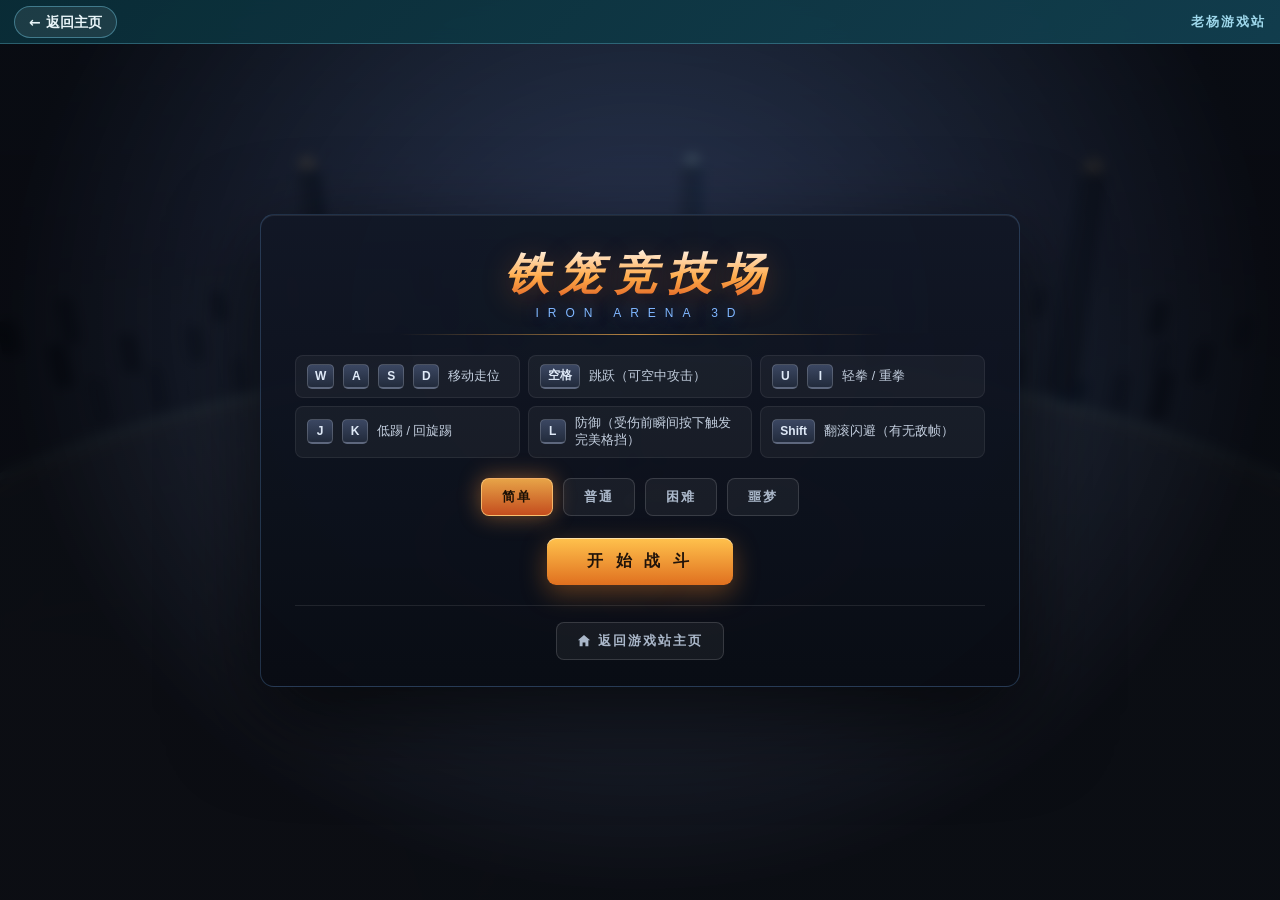
<file: 3d-arena/index.html>
<!DOCTYPE html>
<html lang="zh-CN">
<head>
<meta charset="UTF-8">
<meta name="viewport" content="width=device-width, initial-scale=1, maximum-scale=1, user-scalable=no, viewport-fit=cover">
<title>铁笼竞技场 3D</title>
<style>
  html,body{margin:0;padding:0;width:100%;height:100%;overflow:hidden;position:fixed;inset:0;
    background:#05070c;touch-action:none;overscroll-behavior:none;
    -webkit-user-select:none;user-select:none;-webkit-touch-callout:none;
    -webkit-tap-highlight-color:transparent;}
  :root{
    --p1:#3fc7ff;
    --p2:#ff5a52;
    --gold:#ffc24d;
    --ink:#e8eef7;
    --dim:#8b97ab;
    --panel:rgba(10,14,22,.82);
  }
  *{box-sizing:border-box;margin:0;padding:0;}
  html,body{width:100%;height:100%;overflow:hidden;background:#05070c;}
  body{
    font-family:"Segoe UI","PingFang SC","Hiragino Sans GB","Microsoft YaHei",sans-serif;
    color:var(--ink);
    -webkit-user-select:none;user-select:none;
    -webkit-tap-highlight-color:transparent;
  }
  #scene{display:block;width:100%;height:100%;}

  /* ============ HUD ============ */
  #hud{position:fixed;inset:0;pointer-events:none;opacity:0;transition:opacity .4s;}
  #hud.on{opacity:1;}

  .topbar{
    position:absolute;top:58px;left:0;right:0;
    display:flex;align-items:flex-start;justify-content:space-between;
    padding:14px 20px;gap:14px;
  }
  .side{flex:1;max-width:44%;}
  .side.right{text-align:right;}

  .namerow{display:flex;align-items:baseline;gap:10px;margin-bottom:5px;}
  .side.right .namerow{justify-content:flex-end;}
  .fname{font-size:17px;font-weight:700;letter-spacing:1px;text-shadow:0 2px 6px #000;}
  .fsub{font-size:11px;color:var(--dim);letter-spacing:1px;}

  .hpwrap{
    position:relative;height:20px;
    background:rgba(0,0,0,.55);
    border:1px solid rgba(255,255,255,.16);
    box-shadow:0 3px 14px rgba(0,0,0,.5), inset 0 0 12px rgba(0,0,0,.6);
    overflow:hidden;
    clip-path:polygon(0 0,100% 0,calc(100% - 10px) 100%,0 100%);
  }
  .side.right .hpwrap{clip-path:polygon(10px 0,100% 0,100% 100%,0 100%);}
  .hpdelay,.hpfill{position:absolute;top:0;bottom:0;left:0;width:100%;transform-origin:left center;transition:transform .1s linear;}
  .side.right .hpdelay,.side.right .hpfill{transform-origin:right center;}
  .hpdelay{background:#ffd76a;opacity:.85;transition:transform .45s cubic-bezier(.2,0,.3,1) .18s;}
  .hpfill{background:linear-gradient(180deg,#8ff0ff,#2aa8e0 45%,#1367a8);}
  .side.right .hpfill{background:linear-gradient(180deg,#ffa39c,#e8433a 45%,#8d1a15);}
  .hpfill.low{animation:pulse .55s infinite alternate;}
  @keyframes pulse{from{filter:brightness(1);}to{filter:brightness(1.85);}}
  .hpgloss{position:absolute;inset:0;background:linear-gradient(180deg,rgba(255,255,255,.28),rgba(255,255,255,0) 55%);}

  .centerbox{text-align:center;min-width:120px;}
  #timer{
    font-size:44px;font-weight:800;line-height:1;
    color:#fff;text-shadow:0 0 18px rgba(120,200,255,.55),0 3px 8px #000;
    font-variant-numeric:tabular-nums;
  }
  #timer.warn{color:#ff6a5c;text-shadow:0 0 22px rgba(255,80,60,.8);animation:pulse .5s infinite alternate;}
  #roundLabel{font-size:12px;letter-spacing:3px;color:var(--gold);margin-top:3px;text-shadow:0 2px 6px #000;}
  #stageLabel{font-size:11px;letter-spacing:2px;color:var(--dim);margin-top:2px;}

  /* 连击 */
  #combo{
    position:absolute;left:50%;top:120px;transform:translateX(-50%);
    font-size:30px;font-weight:900;font-style:italic;color:var(--gold);
    text-shadow:0 0 20px rgba(255,180,60,.8),0 3px 8px #000;
    opacity:0;transition:opacity .18s;
  }
  #combo.on{opacity:1;}
  #combo small{font-size:15px;font-style:normal;letter-spacing:2px;display:block;color:#fff;}

  /* 大字横幅 */
  #banner{
    position:absolute;left:50%;top:42%;transform:translate(-50%,-50%) scale(.4);
    font-size:96px;font-weight:900;letter-spacing:8px;font-style:italic;
    color:#fff;text-shadow:0 0 40px rgba(255,120,40,.9),0 8px 26px #000;
    opacity:0;
  }
  #banner.show{animation:bannerIn .9s cubic-bezier(.15,.9,.25,1) forwards;}
  @keyframes bannerIn{
    0%{opacity:0;transform:translate(-50%,-50%) scale(2.2);filter:blur(8px);}
    22%{opacity:1;transform:translate(-50%,-50%) scale(1);filter:blur(0);}
    78%{opacity:1;transform:translate(-50%,-50%) scale(1);}
    100%{opacity:0;transform:translate(-50%,-50%) scale(1.12);}
  }

  /* 提示 */
  #hint{
    position:absolute;left:50%;bottom:26px;transform:translateX(-50%);
    font-size:12px;color:var(--dim);letter-spacing:1px;
    background:rgba(0,0,0,.45);padding:6px 16px;border-radius:20px;
  }
  #hint b{color:var(--ink);font-weight:600;}

  /* 受击闪屏 */
  #flash{position:fixed;inset:0;background:#fff;opacity:0;pointer-events:none;}

  /* ============ 全屏面板 ============ */
  .screen{
    position:fixed;inset:0;display:flex;align-items:center;justify-content:center;
    background:radial-gradient(ellipse at 50% 35%,rgba(28,42,70,.72),rgba(4,6,11,.94) 70%);
    backdrop-filter:blur(6px);-webkit-backdrop-filter:blur(6px);
    z-index:20;padding:20px;overflow:auto;
  }
  .screen.hidden{display:none;}
  .panel{
    width:min(760px,94vw);
    background:linear-gradient(180deg,rgba(18,24,38,.96),rgba(9,12,20,.97));
    border:1px solid rgba(120,180,255,.22);
    box-shadow:0 30px 90px rgba(0,0,0,.7),inset 0 1px 0 rgba(255,255,255,.08);
    border-radius:14px;padding:30px 34px 26px;
  }
  .logo{text-align:center;margin-bottom:20px;}
  .logo h1{
    font-size:44px;font-weight:900;letter-spacing:10px;font-style:italic;
    background:linear-gradient(180deg,#fff,#ffb04d 55%,#d8541f);
    -webkit-background-clip:text;background-clip:text;color:transparent;
    text-shadow:0 6px 30px rgba(255,120,40,.25);
  }
  .logo .en{
    font-size:12px;letter-spacing:9px;color:#7fb6ff;margin-top:2px;
    text-shadow:0 0 16px rgba(90,160,255,.5);
  }
  .logo .rule{height:1px;margin:14px auto 0;width:70%;
    background:linear-gradient(90deg,transparent,rgba(255,180,80,.7),transparent);}

  .keys{
    display:grid;grid-template-columns:repeat(auto-fit,minmax(168px,1fr));
    gap:8px;margin-bottom:20px;
  }
  .keyrow{
    display:flex;align-items:center;gap:9px;
    background:rgba(255,255,255,.045);border:1px solid rgba(255,255,255,.07);
    border-radius:8px;padding:8px 11px;
  }
  kbd{
    display:inline-flex;align-items:center;justify-content:center;
    min-width:26px;height:25px;padding:0 7px;
    background:linear-gradient(180deg,#3b4762,#222b3c);
    border:1px solid rgba(255,255,255,.18);border-bottom-width:2px;
    border-radius:5px;font-size:12px;font-weight:700;color:#dfe9f7;
    font-family:inherit;
  }
  .keyrow span{font-size:12.5px;color:#c3cede;}

  .diffrow{display:flex;gap:10px;justify-content:center;margin-bottom:22px;flex-wrap:wrap;}
  .diff{
    pointer-events:auto;cursor:pointer;
    padding:9px 20px;border-radius:8px;
    background:rgba(255,255,255,.05);border:1px solid rgba(255,255,255,.14);
    color:#aab7c9;font-size:13px;letter-spacing:2px;font-weight:600;
    transition:all .16s;
  }
  .diff:hover{background:rgba(255,255,255,.1);color:#fff;}
  .diff.sel{
    background:linear-gradient(180deg,rgba(255,180,77,.9),rgba(216,84,31,.9));
    border-color:rgba(255,200,120,.8);color:#1a1005;
    box-shadow:0 0 22px rgba(255,150,60,.45);
  }

  .btnrow{display:flex;gap:12px;justify-content:center;flex-wrap:wrap;}
  .btn{
    pointer-events:auto;cursor:pointer;
    padding:13px 40px;border-radius:9px;border:none;
    font-family:inherit;font-size:16px;font-weight:800;letter-spacing:4px;
    background:linear-gradient(180deg,#ffc24d,#e0701f);
    color:#20130a;
    box-shadow:0 8px 26px rgba(255,140,40,.35),inset 0 1px 0 rgba(255,255,255,.5);
    transition:transform .12s,box-shadow .12s,filter .12s;
  }
  .btn:hover{transform:translateY(-2px);box-shadow:0 12px 32px rgba(255,140,40,.5);filter:brightness(1.06);}
  .btn:active{transform:translateY(1px);}
  .btn.ghost{
    background:rgba(255,255,255,.07);color:#cfdaea;
    border:1px solid rgba(255,255,255,.18);box-shadow:none;font-weight:600;
  }
  .btn.ghost:hover{background:rgba(255,255,255,.14);box-shadow:none;}

  /* ============ 返回游戏站主页（统一导航） ============ */
  .homebar{
    display:flex;justify-content:center;gap:10px;flex-wrap:wrap;
    margin-top:20px;padding-top:16px;
    border-top:1px solid rgba(255,255,255,.09);
  }
  .homelink{
    pointer-events:auto;cursor:pointer;text-decoration:none;
    display:inline-flex;align-items:center;gap:7px;
    padding:9px 20px;border-radius:8px;
    background:rgba(255,255,255,.05);
    border:1px solid rgba(255,255,255,.14);
    color:#aab7c9;font-size:13px;font-weight:600;letter-spacing:2px;
    transition:all .16s;
  }
  .homelink:hover{
    background:rgba(126,224,255,.12);
    border-color:rgba(126,224,255,.55);
    color:#dff4ff;
    transform:translateY(-2px);
    box-shadow:0 6px 20px rgba(126,224,255,.22);
  }
  .homelink:active{transform:translateY(0);}
  .homelink svg{width:14px;height:14px;flex:none;}

  /* 战斗中的浮动返回入口（右上暂停键旁） */
  #tHome{
    position:fixed;right:calc(66px + env(safe-area-inset-right));top:calc(62px + env(safe-area-inset-top));
    width:46px;height:46px;font-size:18px;border-radius:12px;
    background:rgba(0,0,0,.4);z-index:20;
    text-decoration:none;align-items:center;justify-content:center;
    color:#e8eef7;border:1px solid rgba(255,255,255,.24);
  }
  #tHome.show{display:flex;}
  #hud .homebtn{
    position:absolute;right:70px;top:62px;pointer-events:auto;
    display:inline-flex;align-items:center;gap:6px;
    padding:6px 13px;border-radius:8px;text-decoration:none;
    background:rgba(0,0,0,.42);border:1px solid rgba(255,255,255,.16);
    color:#b9c6d8;font-size:12px;letter-spacing:1px;
    transition:all .16s;
  }
  #hud .homebtn:hover{background:rgba(126,224,255,.18);border-color:rgba(126,224,255,.5);color:#e6f6ff;}

  .result{margin:6px 0 20px;}
  #resTitle{
    text-align:center;font-size:52px;font-weight:900;letter-spacing:14px;font-style:italic;
    text-shadow:0 8px 34px rgba(0,0,0,.8);
  }
  #resTitle.win{background:linear-gradient(180deg,#fff,#ffd06a 50%,#e08a1e);-webkit-background-clip:text;background-clip:text;color:transparent;}
  #resTitle.lose{background:linear-gradient(180deg,#dfe6f0,#8d97a8 60%,#4a5364);-webkit-background-clip:text;background-clip:text;color:transparent;}
  #resSub{text-align:center;font-size:13.5px;color:#9fb0c6;letter-spacing:2px;margin-top:6px;}
  .statgrid{
    display:grid;grid-template-columns:repeat(4,1fr);gap:8px;margin:20px 0 22px;
  }
  .stat{
    background:rgba(255,255,255,.05);border:1px solid rgba(255,255,255,.08);
    border-radius:8px;padding:10px 6px;text-align:center;
  }
  .stat b{display:block;font-size:22px;color:#fff;font-weight:800;}
  .stat span{font-size:10.5px;color:#8b97ab;letter-spacing:1px;}

  /* 加载/错误 */
  #boot{
    position:fixed;inset:0;display:flex;align-items:center;justify-content:center;
    flex-direction:column;gap:14px;background:#05070c;z-index:50;color:#8b97ab;
    font-size:13px;letter-spacing:3px;
  }
  #boot.hidden{display:none;}
  .spin{
    width:38px;height:38px;border:3px solid rgba(255,255,255,.12);
    border-top-color:#ffc24d;border-radius:50%;animation:sp .9s linear infinite;
  }
  @keyframes sp{to{transform:rotate(360deg);}}

  /* ============ 触屏 ============ */
  #touch{position:fixed;inset:0;display:none;z-index:15;pointer-events:none;}
  #touch.on{display:block;}

  /* 左半屏虚拟摇杆捕获区（透明，手指落下即生成摇杆） */
  #stickZone{
    position:absolute;left:0;top:0;width:50%;height:100%;
    pointer-events:auto;touch-action:none;
  }
  #stick{
    position:absolute;display:none;width:120px;height:120px;margin:-60px 0 0 -60px;
    border-radius:50%;border:2px solid rgba(255,255,255,.35);
    background:radial-gradient(circle,rgba(255,255,255,.10),rgba(255,255,255,.03) 70%,transparent);
  }
  #knob{
    position:absolute;width:52px;height:52px;left:50%;top:50%;
    transform:translate(-50%,-50%);border-radius:50%;
    background:rgba(255,255,255,.32);border:1px solid rgba(255,255,255,.5);
    box-shadow:0 0 14px rgba(120,200,255,.4);
  }

  /* 攻击按钮 */
  .tbtn{
    position:absolute;pointer-events:auto;touch-action:none;
    display:flex;align-items:center;justify-content:center;
    border-radius:50%;border:1px solid rgba(255,255,255,.24);
    background:rgba(255,255,255,.10);color:#e8eef7;
    font-size:14px;font-weight:700;letter-spacing:0;
    backdrop-filter:blur(3px);-webkit-backdrop-filter:blur(3px);
    box-shadow:0 2px 10px rgba(0,0,0,.35);
  }
  .tbtn:active,.tbtn.down{background:rgba(255,190,90,.55);border-color:rgba(255,220,140,.9);transform:scale(.94);}
  .tbtn.atk{width:74px;height:74px;}
  .tbtn.big{width:66px;height:66px;}
  /* 右下攻击簇 */
  #atkGrp{position:absolute;right:calc(18px + env(safe-area-inset-right));bottom:calc(26px + env(safe-area-inset-bottom));width:210px;height:210px;}
  #tU{right:118px;bottom:118px;}      /* 拳 */
  #tI{right:24px;bottom:140px;}       /* 重拳 */
  #tJ{right:140px;bottom:24px;}       /* 踢 */
  #tK{right:46px;bottom:46px;font-size:12px;} /* 旋踢 */
  /* 左侧技能键 */
  #tL{right:calc(212px + env(safe-area-inset-right));bottom:calc(26px + env(safe-area-inset-bottom));} /* 防 */
  #tD{right:calc(212px + env(safe-area-inset-right));bottom:calc(100px + env(safe-area-inset-bottom));} /* 闪 */
  #tJmp{right:calc(212px + env(safe-area-inset-right));bottom:calc(174px + env(safe-area-inset-bottom));} /* 跳 */
  /* 暂停（仅触屏显示，桌面用 P 键） */
  #tPause{position:fixed;right:calc(12px + env(safe-area-inset-right));top:calc(62px + env(safe-area-inset-top));
    width:46px;height:46px;font-size:18px;border-radius:12px;background:rgba(0,0,0,.4);z-index:20;display:none;}
  body.isTouch #tPause{display:flex;}
  body.isTouch #hud .homebtn{right:70px;}

  #hint .touchOnly{display:none;}
  .keysTouch{display:none;}
  @media (pointer:coarse){#hint .kbdOnly{display:none;}#hint .touchOnly{display:inline;}.keys{display:none;}.keysTouch{display:block;}}
  @media(max-width:640px){
    .panel{padding:22px 18px;}
    .logo h1{font-size:32px;letter-spacing:6px;}
    #timer{font-size:32px;}
    .fname{font-size:14px;}
    .statgrid{grid-template-columns:repeat(2,1fr);}
    #banner{font-size:min(58px,13vw);}
  }

  /* 竖屏手机：按钮重排，防/闪/跳横排上移，避免伸进左半屏摇杆区 */
  @media(max-width:560px){
    #stickZone{width:46%;}
    .tbtn.atk{width:62px;height:62px;}
    .tbtn.big{width:52px;height:52px;font-size:13px;}
    #atkGrp{width:190px;height:190px;right:calc(10px + env(safe-area-inset-right));bottom:calc(20px + env(safe-area-inset-bottom));}
    #tU{right:106px;bottom:106px;}
    #tI{right:18px;bottom:126px;}
    #tJ{right:126px;bottom:18px;}
    #tK{right:46px;bottom:46px;}
    #tJmp{right:calc(12px + env(safe-area-inset-right));bottom:calc(224px + env(safe-area-inset-bottom));}
    #tD{right:calc(76px + env(safe-area-inset-right));bottom:calc(224px + env(safe-area-inset-bottom));}
    #tL{right:calc(140px + env(safe-area-inset-right));bottom:calc(224px + env(safe-area-inset-bottom));}
    /* 战斗中返回键：避开右上暂停键与右半屏按钮簇 */
    #hud .homebtn{right:12px;top:calc(66px + env(safe-area-inset-top));left:auto;padding:5px 10px;font-size:11px;}
    .panel .homebar{margin-top:16px;padding-top:13px;}
    .homelink{padding:8px 16px;font-size:12px;letter-spacing:1px;}
  }

  /* 触屏设备：JS 给 body 打 isTouch 类后切换说明文字（比媒体查询可靠） */
  body.isTouch #hint .kbdOnly{display:none;}
  body.isTouch #hint .touchOnly{display:inline;}
  body.isTouch .keys{display:none;}
  body.isTouch .keysTouch{display:block;}
  .side .fsub{max-width:26vw;overflow:hidden;text-overflow:ellipsis;white-space:nowrap;}

  /* ===== 老杨游戏站 · 统一站点栏 ===== */
  .site-bar{position:fixed;top:0;left:0;right:0;height:44px;z-index:9999;
    display:flex;align-items:center;justify-content:space-between;padding:0 14px;
    box-sizing:border-box;
    background:linear-gradient(135deg,rgba(10,46,56,.94),rgba(18,64,80,.94));
    border-bottom:1px solid rgba(126,224,255,.28);
    backdrop-filter:blur(8px);-webkit-backdrop-filter:blur(8px);
    font-family:-apple-system,"PingFang SC","Microsoft YaHei",system-ui,sans-serif;}
  .site-bar .site-name{color:#9fd8ec;font-size:13px;letter-spacing:2px;font-weight:600;white-space:nowrap}
  .back-home{display:inline-flex;align-items:center;gap:6px;color:#e8f4f8;text-decoration:none;
    font-family:-apple-system,"PingFang SC","Microsoft YaHei",system-ui,sans-serif;
    font-size:14px;font-weight:600;line-height:1;
    background:rgba(255,255,255,.08);border:1px solid rgba(126,224,255,.38);
    border-radius:999px;padding:8px 14px;transition:.15s;cursor:pointer}
  .back-home:hover{background:rgba(126,224,255,.18);border-color:#7ee0ff;color:#fff}
</style>
</head>
<body>

<nav class="site-bar"><a class="back-home" href="../index.html">← 返回主页</a><span class="site-name">老杨游戏站</span></nav>

<canvas id="scene"></canvas>
<div id="flash"></div>

<div id="hud">
  <div class="topbar">
    <div class="side left">
      <div class="namerow">
        <span class="fname" id="p1Name">挑战者</span>
        <span class="fsub" id="p1Sub">连胜 0</span>
      </div>
      <div class="hpwrap">
        <div class="hpdelay" id="p1Delay"></div>
        <div class="hpfill" id="p1Fill"><div class="hpgloss"></div></div>
      </div>
    </div>

    <div class="centerbox">
      <div id="timer">60</div>
      <div id="roundLabel">第 1 场</div>
      <div id="stageLabel">ROUND 1</div>
    </div>

    <div class="side right">
      <div class="namerow">
        <span class="fsub" id="p2Sub">铁笼新兵</span>
        <span class="fname" id="p2Name">铁笼新兵</span>
      </div>
      <div class="hpwrap">
        <div class="hpdelay" id="p2Delay"></div>
        <div class="hpfill" id="p2Fill"><div class="hpgloss"></div></div>
      </div>
    </div>
  </div>

  <div id="combo"></div>
  <div id="banner"></div>
  <a class="homebtn" href="https://sureman1234.github.io/laoyang-games/">
    <svg viewBox="0 0 16 16" fill="currentColor" aria-hidden="true" style="width:12px;height:12px"><path d="M8 1.2 1 7h2v7h3.4V9.6h3.2V14H13V7h2L8 1.2z"/></svg>
    主页
  </a>
  <div id="hint">
    <span class="kbdOnly"><b>WASD</b> 移动 · <b>空格</b> 跳 · <b>U/I</b> 拳 · <b>J/K</b> 腿 · <b>L</b> 防御 · <b>Shift</b> 闪 · <b>P</b> 暂停 · <b>M</b> 静音</span>
    <span class="touchOnly"><b>左半屏</b>滑动移动 · <b>右下</b>拳脚攻击 · <b>防/闪/跳</b>左侧键 · <b>右上</b>暂停</span>
  </div>
</div>

<!-- 开始界面 -->
<div class="screen" id="startScreen">
  <div class="panel">
    <div class="logo">
      <h1>铁笼竞技场</h1>
      <div class="en">IRON ARENA 3D</div>
      <div class="rule"></div>
    </div>

    <div class="keys">
      <div class="keyrow"><kbd>W</kbd><kbd>A</kbd><kbd>S</kbd><kbd>D</kbd><span>移动走位</span></div>
      <div class="keyrow"><kbd>空格</kbd><span>跳跃（可空中攻击）</span></div>
      <div class="keyrow"><kbd>U</kbd><kbd>I</kbd><span>轻拳 / 重拳</span></div>
      <div class="keyrow"><kbd>J</kbd><kbd>K</kbd><span>低踢 / 回旋踢</span></div>
      <div class="keyrow"><kbd>L</kbd><span>防御（受伤前瞬间按下触发完美格挡）</span></div>
      <div class="keyrow"><kbd>Shift</kbd><span>翻滚闪避（有无敌帧）</span></div>
    </div>
    <div class="keysTouch">
      <div class="keyrow"><b>左半屏滑动</b><span>移动走位</span></div>
      <div class="keyrow"><b>右下「跳」</b><span>跳跃（可空中攻击）</span></div>
      <div class="keyrow"><b>右下「拳/重拳」</b><span>轻拳 / 重拳</span></div>
      <div class="keyrow"><b>右下「踢/旋踢」</b><span>低踢 / 回旋踢</span></div>
      <div class="keyrow"><b>左侧「防」</b><span>防御（受伤前瞬间按下触发完美格挡）</span></div>
      <div class="keyrow"><b>左侧「闪」</b><span>翻滚闪避（有无敌帧）</span></div>
    </div>

    <div class="diffrow" id="diffRow">
      <div class="diff sel" data-d="0">简单</div>
      <div class="diff" data-d="1">普通</div>
      <div class="diff" data-d="2">困难</div>
      <div class="diff" data-d="3">噩梦</div>
    </div>

    <div class="btnrow">
      <button class="btn" id="btnStart">开 始 战 斗</button>
    </div>

    <div class="homebar">
      <a class="homelink" href="https://sureman1234.github.io/laoyang-games/">
        <svg viewBox="0 0 16 16" fill="currentColor" aria-hidden="true"><path d="M8 1.2 1 7h2v7h3.4V9.6h3.2V14H13V7h2L8 1.2z"/></svg>
        返回游戏站主页
      </a>
    </div>
  </div>
</div>

<!-- 结算界面 -->
<div class="screen hidden" id="endScreen">
  <div class="panel">
    <div class="result">
      <div id="resTitle">胜 利</div>
      <div id="resSub">击败了对手</div>
    </div>
    <div class="statgrid">
      <div class="stat"><b id="stHits">0</b><span>命 中</span></div>
      <div class="stat"><b id="stCombo">0</b><span>最高连击</span></div>
      <div class="stat"><b id="stParry">0</b><span>完美格挡</span></div>
      <div class="stat"><b id="stTime">0</b><span>用时（秒）</span></div>
    </div>
    <div class="btnrow">
      <button class="btn" id="btnNext">挑战下一位</button>
      <button class="btn ghost" id="btnRetry">重新开始</button>
    </div>

    <div class="homebar">
      <a class="homelink" href="https://sureman1234.github.io/laoyang-games/">
        <svg viewBox="0 0 16 16" fill="currentColor" aria-hidden="true"><path d="M8 1.2 1 7h2v7h3.4V9.6h3.2V14H13V7h2L8 1.2z"/></svg>
        返回游戏站主页
      </a>
    </div>
  </div>
</div>

<!-- 暂停界面 -->
<div class="screen hidden" id="pauseScreen">
  <div class="panel" style="width:min(420px,92vw)">
    <div class="logo"><h1 style="font-size:30px;letter-spacing:8px">暂 停</h1><div class="rule"></div></div>
    <div class="btnrow" style="flex-direction:column;align-items:center">
      <button class="btn" id="btnResume" style="width:220px">继 续</button>
      <button class="btn ghost" id="btnQuit" style="width:220px">回到主菜单</button>
    </div>

    <div class="homebar">
      <a class="homelink" href="https://sureman1234.github.io/laoyang-games/">
        <svg viewBox="0 0 16 16" fill="currentColor" aria-hidden="true"><path d="M8 1.2 1 7h2v7h3.4V9.6h3.2V14H13V7h2L8 1.2z"/></svg>
        返回游戏站主页
      </a>
    </div>
  </div>
</div>

<!-- 触屏控制 -->
<div id="touch">
  <div id="stickZone"><div id="stick"><div id="knob"></div></div></div>
  <div id="atkGrp">
    <div class="tbtn atk" id="tU">拳</div>
    <div class="tbtn atk" id="tI">重拳</div>
    <div class="tbtn atk" id="tJ">踢</div>
    <div class="tbtn atk" id="tK">旋踢</div>
  </div>
  <div class="tbtn big" id="tL">防</div>
  <div class="tbtn big" id="tD">闪</div>
  <div class="tbtn big" id="tJmp">跳</div>
  <div class="tbtn" id="tPause">‖</div>
</div>

<div id="boot"><div class="spin"></div><div id="bootTxt">载入中</div></div>

<script src="three.min.js" onerror="window.__threeLocalFail=1"></script>
<script src="game.js"></script>
<script>
(function(){
  function fail(msg){
    document.getElementById('bootTxt').innerHTML = msg;
    document.querySelector('#boot .spin').style.display='none';
  }
  function run(){
    if(window.startApp){ try{ window.startApp(); }catch(e){ fail('启动失败：'+e.message); console.error(e);} }
    else fail('脚本未载入');
  }
  if(window.THREE){ run(); return; }
  // 本地库缺失 -> 走 CDN
  var s=document.createElement('script');
  s.src='https://cdn.jsdelivr.net/npm/three@0.128.0/build/three.min.js';
  s.onload=function(){
    if(window.THREE) run();
    else fail('3D 引擎加载失败<br>请检查网络或确认 three.min.js 与页面在同一目录');
  };
  s.onerror=function(){ fail('3D 引擎加载失败<br>请把 three.min.js 放在页面同一目录，或连接网络后重试'); };
  document.head.appendChild(s);
})();
</script>
</body>
</html>
</file>
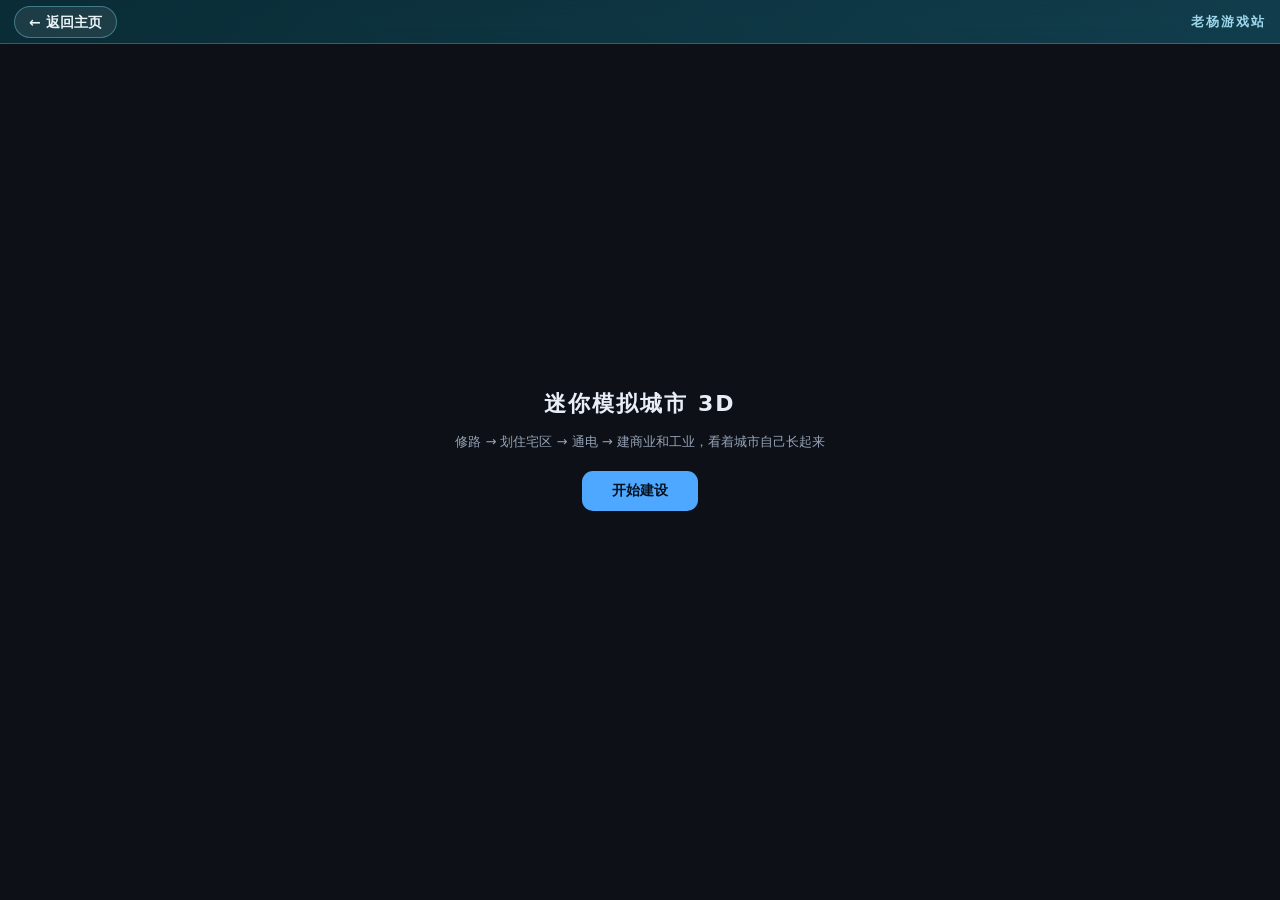
<file: city3d/index.html>
<!DOCTYPE html>
<html lang="zh-CN">
<head>
<meta charset="utf-8">
<title>迷你模拟城市 3D</title>
<meta name="viewport" content="width=device-width,initial-scale=1,user-scalable=no">
<style>
  :root{
    --bg:#0d1017;
    --panel:rgba(18,23,33,.86);
    --panel2:rgba(26,33,46,.9);
    --line:rgba(255,255,255,.09);
    --txt:#e8eef7;
    --sub:#96a3b6;
    --acc:#4ea8ff;
    --good:#4ad991;
    --warn:#ffb648;
    --bad:#ff6b6b;
  }
  *{box-sizing:border-box;margin:0;padding:0}
  html,body{height:100%;overflow:hidden;background:var(--bg);color:var(--txt);touch-action:none;
    font-family:"PingFang SC","Microsoft YaHei","Segoe UI",system-ui,sans-serif;
    -webkit-font-smoothing:antialiased;user-select:none}
  canvas{display:block;position:fixed;inset:0;touch-action:none}

  #hud{position:fixed;inset:0;pointer-events:none;z-index:5}
  .panel{background:var(--panel);border:1px solid var(--line);border-radius:12px;
    backdrop-filter:blur(14px);-webkit-backdrop-filter:blur(14px);
    box-shadow:0 8px 30px rgba(0,0,0,.45)}

  /* 顶部状态栏 */
  #topbar{position:absolute;top:62px;left:14px;display:flex;gap:6px;align-items:stretch;pointer-events:auto}
  .stat{padding:8px 14px;min-width:92px}
  .stat .k{font-size:11px;color:var(--sub);letter-spacing:.5px}
  .stat .v{font-size:18px;font-weight:600;margin-top:2px;font-variant-numeric:tabular-nums}
  .stat .v small{font-size:11px;color:var(--sub);font-weight:400;margin-left:3px}
  #clock{padding:8px 14px}
  #clock .v{font-size:17px}

  /* 右上 速度控制 */
  #ctrl{position:absolute;top:62px;right:14px;display:flex;gap:6px;pointer-events:auto}
  .btn{padding:8px 12px;border-radius:10px;background:var(--panel2);border:1px solid var(--line);
    color:var(--txt);font-size:13px;cursor:pointer;transition:.15s;white-space:nowrap}
  .btn:hover{background:#2c3648;border-color:rgba(255,255,255,.2)}
  .btn.on{background:var(--acc);border-color:var(--acc);color:#04121f;font-weight:600}
  .btn.mini{padding:6px 9px;font-size:12px}

  /* 底部工具栏 */
  #toolbar{position:absolute;left:50%;bottom:16px;transform:translateX(-50%);
    display:flex;gap:8px;padding:10px;pointer-events:auto;max-width:96vw;overflow-x:auto}
  .tool{width:88px;padding:9px 6px;border-radius:10px;background:var(--panel2);
    border:1px solid var(--line);cursor:pointer;text-align:center;transition:.15s;flex:none}
  .tool:hover{background:#2c3648;transform:translateY(-2px)}
  .tool.on{background:var(--acc);border-color:#8cc6ff;box-shadow:0 0 0 2px rgba(78,168,255,.28)}
  .tool.on .sw{box-shadow:0 0 0 2px rgba(0,0,0,.35) inset}
  .sw{width:100%;height:22px;border-radius:6px;margin-bottom:6px}
  .tool .n{font-size:12.5px;color:var(--txt)}
  .tool .c{font-size:11px;color:var(--sub);margin-top:2px;font-variant-numeric:tabular-nums}
  .tool.on .c{color:#06263f}
  .tool .kb{position:absolute}
  .kbd{font-size:10px;color:var(--sub);opacity:.7;margin-top:1px}
  .tool.on .kbd{color:#06263f;opacity:.8}

  /* 左侧信息/提示 */
  #side{position:absolute;left:14px;bottom:16px;width:230px;padding:12px 14px;pointer-events:auto}
  #side h3{font-size:12px;color:var(--sub);font-weight:500;letter-spacing:.6px;margin-bottom:8px}
  .row{display:flex;justify-content:space-between;font-size:12.5px;padding:3px 0;color:var(--sub)}
  .row b{color:var(--txt);font-weight:500;font-variant-numeric:tabular-nums}
  .bar{height:5px;border-radius:3px;background:rgba(255,255,255,.1);overflow:hidden;margin:5px 0 9px}
  .bar i{display:block;height:100%;border-radius:3px;transition:width .3s}
  #taxrow{margin-top:8px;border-top:1px solid var(--line);padding-top:9px}
  #tax{width:100%;accent-color:var(--acc);margin-top:5px}
  #taxv{font-size:12px;color:var(--txt);font-variant-numeric:tabular-nums}

  /* 右侧操作提示 */
  #help{position:absolute;right:14px;bottom:16px;width:212px;padding:11px 13px;pointer-events:auto;font-size:12px;color:var(--sub);line-height:1.75}
  #help b{color:var(--txt);font-weight:500}
  #help .k{display:inline-block;min-width:16px;padding:0 5px;border-radius:4px;background:rgba(255,255,255,.09);
    color:var(--txt);font-size:11px;text-align:center;margin-right:3px}

  /* 常驻玩法卡 */
  #guide{position:absolute;right:14px;top:70px;width:274px;max-height:52vh;overflow:auto;
    padding:0;pointer-events:auto;font-size:12.5px;color:var(--sub);line-height:1.7}
  #guide .gh{padding:10px 14px;cursor:pointer;color:var(--txt);font-weight:600;font-size:13px;
    border-bottom:1px solid var(--line);position:sticky;top:0;background:var(--panel);z-index:1}
  #guide .gh .gcap{font-size:11px;color:var(--sub);font-weight:400}
  #guide .gbody{padding:10px 14px 14px}
  #guide.min .gbody{display:none}
  #guide.min .gh{border-bottom:none}
  #guide p{margin:6px 0}
  #guide b{color:var(--txt);font-weight:500}
  #guide table{border-collapse:collapse;width:100%;margin:4px 0 8px}
  #guide td{padding:3px 6px;border-bottom:1px solid var(--line);font-size:12px;vertical-align:top}
  #guide td:first-child{color:var(--txt);white-space:nowrap;width:62px}

  /* toast */
  #toast{position:absolute;left:50%;top:76px;transform:translateX(-50%);display:flex;
    flex-direction:column;gap:6px;align-items:center;pointer-events:none}
  .tst{padding:7px 15px;border-radius:9px;background:rgba(18,23,33,.94);border:1px solid var(--line);
    font-size:13px;animation:tin .25s ease;box-shadow:0 6px 20px rgba(0,0,0,.4)}
  .tst.err{border-color:rgba(255,107,107,.5);color:#ffb3b3}
  .tst.ok{border-color:rgba(74,217,145,.45);color:#b6f2d3}
  @keyframes tin{from{opacity:0;transform:translateY(-8px)}to{opacity:1;transform:none}}

  #boot{position:fixed;inset:0;z-index:20;display:flex;align-items:center;justify-content:center;
    flex-direction:column;gap:14px;background:var(--bg);transition:opacity .5s}
  #boot h1{font-size:22px;font-weight:600;letter-spacing:2px}
  #boot p{font-size:13px;color:var(--sub)}
  #boot .go{margin-top:6px;padding:11px 30px;border-radius:11px;background:var(--acc);color:#04121f;
    font-weight:600;font-size:14px;cursor:pointer;border:none}
  #boot .go:hover{filter:brightness(1.08)}
  #boot.hide{opacity:0;pointer-events:none}
  .fade{transition:opacity .25s}
  @media (max-width:900px){ #help{display:none} #side{width:190px}
    #guide{width:min(88vw,300px);top:64px;max-height:44vh;touch-action:pan-y}
    #toolbar{max-width:94vw}
    #ctrl{max-width:62vw;flex-wrap:wrap;justify-content:flex-end} }

  /* ===== 老杨游戏站 · 统一站点栏 ===== */
  .site-bar{position:fixed;top:0;left:0;right:0;height:44px;z-index:9999;
    display:flex;align-items:center;justify-content:space-between;padding:0 14px;
    box-sizing:border-box;
    background:linear-gradient(135deg,rgba(10,46,56,.94),rgba(18,64,80,.94));
    border-bottom:1px solid rgba(126,224,255,.28);
    backdrop-filter:blur(8px);-webkit-backdrop-filter:blur(8px);
    font-family:-apple-system,"PingFang SC","Microsoft YaHei",system-ui,sans-serif;}
  .site-bar .site-name{color:#9fd8ec;font-size:13px;letter-spacing:2px;font-weight:600;white-space:nowrap}
  .back-home{display:inline-flex;align-items:center;gap:6px;color:#e8f4f8;text-decoration:none;
    font-family:-apple-system,"PingFang SC","Microsoft YaHei",system-ui,sans-serif;
    font-size:14px;font-weight:600;line-height:1;
    background:rgba(255,255,255,.08);border:1px solid rgba(126,224,255,.38);
    border-radius:999px;padding:8px 14px;transition:.15s;cursor:pointer}
  .back-home:hover{background:rgba(126,224,255,.18);border-color:#7ee0ff;color:#fff}
</style>
</head>
<body>
<nav class="site-bar"><a class="back-home" href="../index.html">← 返回主页</a><span class="site-name">老杨游戏站</span></nav>
<canvas id="scene"></canvas>

<div id="hud">
  <div id="topbar" class="panel">
    <div class="stat"><div class="k">资金</div><div class="v" id="s-money">¥0</div></div>
    <div class="stat"><div class="k">人口</div><div class="v" id="s-pop">0</div></div>
    <div class="stat"><div class="k">电力</div><div class="v" id="s-power">0<small>/0</small></div></div>
    <div class="stat"><div class="k">满意度</div><div class="v" id="s-sat">60<small>%</small></div></div>
    <div class="stat" id="clock"><div class="k">城市时间</div><div class="v" id="s-time">第1天 06:00</div></div>
  </div>

  <div id="ctrl">
    <div class="btn mini" id="btn-pause">暂停</div>
    <div class="btn mini on" data-sp="1">1×</div>
    <div class="btn mini" data-sp="2">2×</div>
    <div class="btn mini" data-sp="4">4×</div>
    <div class="btn mini" id="btn-save">存档</div>
    <div class="btn mini" id="btn-load">读档</div>
    <div class="btn mini" id="btn-clear">清屏</div>
    <div class="btn mini" id="btn-help">玩法</div>
  </div>

  <div id="side" class="panel">
    <h3>城市概况</h3>
    <div class="row"><span>住宅容量</span><b id="i-cap">0</b></div>
    <div class="row"><span>就业岗位</span><b id="i-job">0</b></div>
    <div class="row"><span>每小时净收益</span><b id="i-net">¥0</b></div>
    <div class="bar"><i id="b-sat" style="width:60%;background:var(--good)"></i></div>
    <div class="row"><span>满意度</span><b id="i-sat">60%</b></div>
    <div class="bar"><i id="b-pow" style="width:0%;background:var(--warn)"></i></div>
    <div class="row"><span>电力负荷</span><b id="i-pow">0%</b></div>
    <div id="taxrow">
      <div class="row"><span>税率</span><b id="taxv">9%</b></div>
      <input type="range" id="tax" min="0" max="20" step="1" value="9">
    </div>
  </div>

  <div id="guide" class="panel">
    <div class="gh">玩法说明 <span class="gcap">（点此收起 / 展开）</span></div>
    <div class="gbody">
      <p><b>目标：</b>把空地养成有钱、有人、满意度高的城市。</p>
      <p><b>操作</b></p>
      <table>
        <tr><td>左键</td><td>建造（拖动可连铺道路）</td></tr>
        <tr><td>右键拖</td><td>旋转视角</td></tr>
        <tr><td>滚轮</td><td>缩放远近</td></tr>
        <tr><td>中键拖</td><td>平移画面</td></tr>
        <tr><td>WASD</td><td>平移 · QE 旋转</td></tr>
        <tr><td>1~6</td><td>选建筑 · X 拆除</td></tr>
        <tr><td>Esc</td><td>取消选择</td></tr>
        <tr><td>空格</td><td>暂停 / 继续</td></tr>
      </table>
      <p><b>6 种建筑</b></p>
      <table>
        <tr><td>1 道路</td><td>骨架，建筑须挨着路才有效</td></tr>
        <tr><td>2 住宅</td><td>住人，产生人口与容量</td></tr>
        <tr><td>3 商业</td><td>提供岗位、收税</td></tr>
        <tr><td>4 工业</td><td>大量岗位，略带污染</td></tr>
        <tr><td>5 公园</td><td>提升满意度</td></tr>
        <tr><td>6 电厂</td><td>每座供 400 电</td></tr>
      </table>
      <p><b>发育顺序</b></p>
      <p>修路 → 路边划住宅 → 建电厂通电 → 建商业/工业招人 → 点缀公园提满意度。建筑满足条件会<b>自动长高升级</b>。</p>
      <p><b>看板</b></p>
      <p>左上：资金 / 人口 / 电力 / 满意度 / 时间；左下：容量 / 岗位 / 净收益 / 税率；右上：速度 · 存档 · 读档 · 清屏。</p>
      <p><b>常见卡点</b></p>
      <p>· 电不够 → 建筑长不动，多盖电厂<br>· 满意度&lt;35% → 人口流失（缺电 / 没公园 / 税太高 / 污染重）<br>· 不赚钱 → 补商业工业让人交税</p>
    </div>
  </div>

  <div id="help" class="panel">
    <div><b>左键</b> 建造 / 拖动连铺道路</div>
    <div><b>右键拖动</b> 旋转视角</div>
    <div><b>滚轮</b> 缩放 · <b>中键拖动</b> 平移</div>
    <div><span class="k">W</span><span class="k">A</span><span class="k">S</span><span class="k">D</span> 平移 · <span class="k">Q</span><span class="k">E</span> 旋转</div>
    <div><span class="k">1</span>-<span class="k">6</span> 选建筑 · <span class="k">X</span> 拆除</div>
    <div><span class="k">Esc</span> 取消 · <span class="k">空格</span> 暂停</div>
  </div>

  <div id="toast"></div>
  <div id="toolbar" class="panel"></div>
</div>

<div id="boot">
  <h1>迷你模拟城市 3D</h1>
  <p>修路 → 划住宅区 → 通电 → 建商业和工业，看着城市自己长起来</p>
  <button class="go" id="btn-start">开始建设</button>
</div>

<script src="vendor/three.min.js"></script>
<script src="game.js"></script>
</body>
</html>
</file>
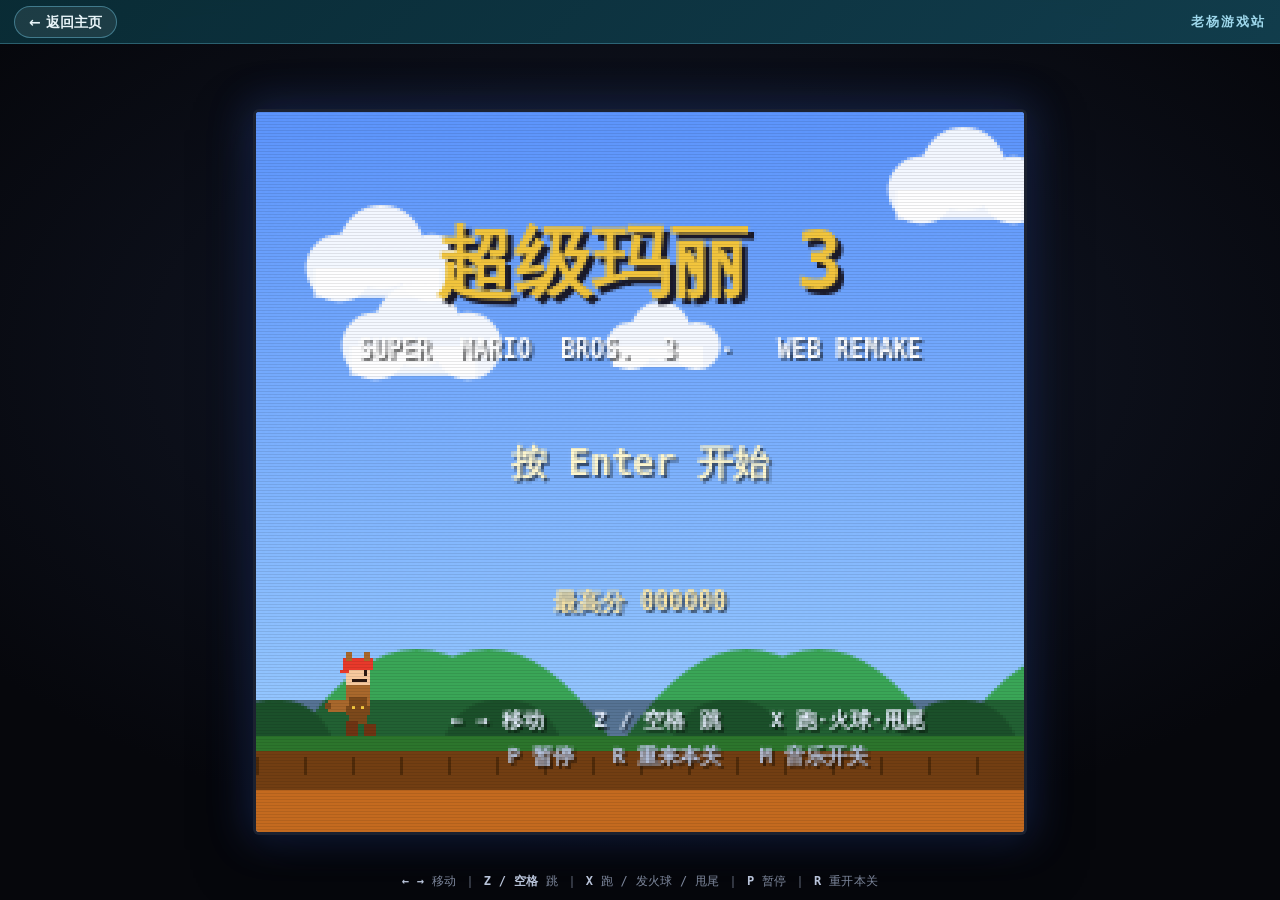
<file: mario3-canvas/index.html>
<!DOCTYPE html>
<html lang="zh-CN">
<head>
<meta charset="utf-8">
<meta name="viewport" content="width=device-width,initial-scale=1,maximum-scale=1,user-scalable=no">
<title>超级玛丽 3 · 网页复刻</title>
<link rel="stylesheet" href="style.css">
<style>
  /* ===== 老杨游戏站 · 统一站点栏 ===== */
  .site-bar{position:fixed;top:0;left:0;right:0;height:44px;z-index:9999;
    display:flex;align-items:center;justify-content:space-between;padding:0 14px;
    box-sizing:border-box;
    background:linear-gradient(135deg,rgba(10,46,56,.94),rgba(18,64,80,.94));
    border-bottom:1px solid rgba(126,224,255,.28);
    backdrop-filter:blur(8px);-webkit-backdrop-filter:blur(8px);
    font-family:-apple-system,"PingFang SC","Microsoft YaHei",system-ui,sans-serif;}
  .site-bar .site-name{color:#9fd8ec;font-size:13px;letter-spacing:2px;font-weight:600;white-space:nowrap}
  .back-home{display:inline-flex;align-items:center;gap:6px;color:#e8f4f8;text-decoration:none;
    font-family:-apple-system,"PingFang SC","Microsoft YaHei",system-ui,sans-serif;
    font-size:14px;font-weight:600;line-height:1;
    background:rgba(255,255,255,.08);border:1px solid rgba(126,224,255,.38);
    border-radius:999px;padding:8px 14px;transition:.15s;cursor:pointer}
  .back-home:hover{background:rgba(126,224,255,.18);border-color:#7ee0ff;color:#fff}
  /* 给固定顶栏让出 44px，画布不会被压住 */
  body{padding-top:44px}
</style>
</head>
<body>
<nav class="site-bar"><a class="back-home" href="../index.html">← 返回主页</a><span class="site-name">老杨游戏站</span></nav>
<div id="wrap">
  <canvas id="c" width="256" height="240"></canvas>
  <div id="scanlines"></div>
</div>

<div id="hint">
  <b>← →</b> 移动 ｜ <b>Z / 空格</b> 跳 ｜ <b>X</b> 跑 / 发火球 / 甩尾 ｜ <b>P</b> 暂停 ｜ <b>R</b> 重开本关
</div>

<!-- 触屏 -->
<div id="touch" class="hide">
  <div class="pad">
    <button data-k="left" class="dpad l">◀</button>
    <button data-k="down" class="dpad d">▼</button>
    <button data-k="right" class="dpad r">▶</button>
  </div>
  <div class="btns">
    <button data-k="run" class="ab b">B</button>
    <button data-k="jump" class="ab a">A</button>
  </div>
</div>

<script src="levels.js"></script>
<script src="engine.js"></script>
</body>
</html>
</file>
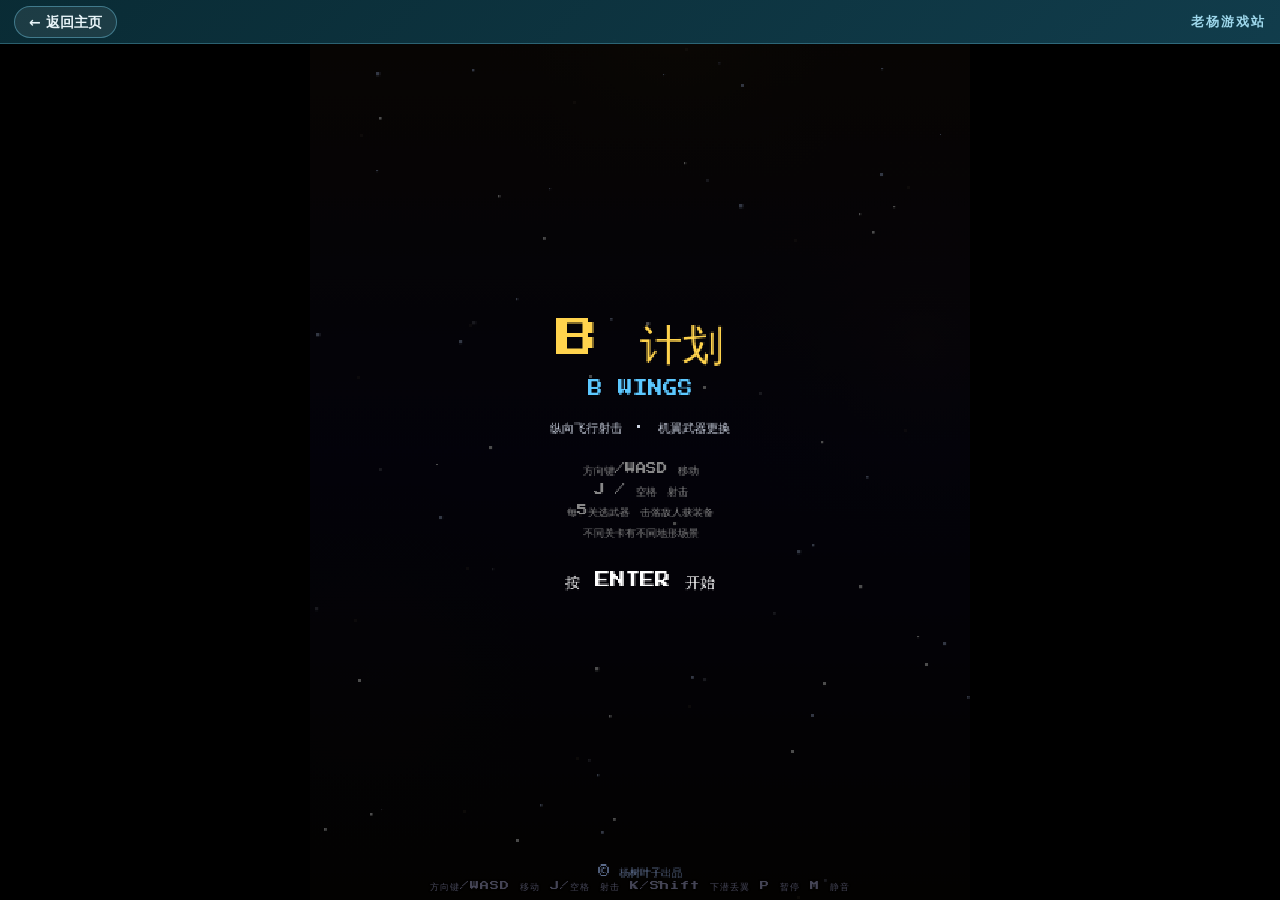
<file: b-plan.html>
<!DOCTYPE html>
<html lang="zh-CN" data-trae-theme="dark"><head>
<meta charset="UTF-8">
<meta name="viewport" content="width=device-width, initial-scale=1.0, maximum-scale=1.0, user-scalable=no, viewport-fit=cover">
<meta name="apple-mobile-web-app-capable" content="yes">
<meta name="mobile-web-app-capable" content="yes">
<meta name="apple-mobile-web-app-status-bar-style" content="black-translucent">
<title>B计划 · 网页版 · 杨树叶子出品</title>
  <meta name="author" content="杨树叶子">
  <meta name="copyright" content="© 杨树叶子出品">
<link href="https://fonts.googleapis.com/css2?family=Press+Start+2P&amp;display=swap" rel="stylesheet">
<style>
  * { margin:0; padding:0; box-sizing:border-box; -webkit-tap-highlight-color:transparent; -webkit-user-select:none; user-select:none; }
  html,body { width:100%; height:100%; background:#000; overflow:hidden; font-family:'Press Start 2P', monospace; touch-action:none; }
  body { display:flex; align-items:center; justify-content:center; }
  #wrap {
    position:relative;
    height:100vh; height:100dvh;
    aspect-ratio: 11/15;
    max-width:100vw;
    max-height:100dvh;
    display:flex; align-items:center; justify-content:center;
    background:#000;
  }
  /* 竖屏手机：宽屏游戏区域自适应 */
  @media (orientation:portrait) and (max-aspect-ratio: 11/15) {
    #wrap { width:100vw; height:auto; aspect-ratio:11/15; max-height:100dvh; }
  }
  canvas {
    image-rendering: pixelated;
    image-rendering: crisp-edges;
    width:100%; height:100%;
    display:block;
    background:#000;
    touch-action:none;
  }
  #hint {
    position:absolute; bottom:6px; left:0; right:0; text-align:center;
    color:#445; font-size:9px; letter-spacing:1px; pointer-events:none;
    text-shadow:0 0 2px #000;
  }
  /* 移动端隐藏桌面提示 */
  #hint.mobile { display:none; }

  /* ===== 触控按钮层 ===== */
  #touchUI {
    position:absolute; inset:0; pointer-events:none; display:none;
    z-index:10;
  }
  #touchUI.show { display:block; }
  .tbtn {
    position:absolute; pointer-events:auto;
    border-radius:50%; border:2px solid;
    display:flex; align-items:center; justify-content:center;
    font-family:'Press Start 2P', monospace;
    background:rgba(20,30,50,0.45);
    -webkit-backdrop-filter:blur(2px); backdrop-filter:blur(2px);
    transition: transform 0.06s, background 0.06s;
    touch-action:none;
  }
  .tbtn:active, .tbtn.active {
    transform:scale(0.88);
    background:rgba(60,120,200,0.55);
  }
  /* 射击按钮 - 右下大圆 */
  #btnFire {
    width:84px; height:84px; right:calc(14px + env(safe-area-inset-right)); bottom:calc(18px + env(safe-area-inset-bottom));
    border-color:#5cc8ff; color:#5cc8ff; font-size:11px;
  }
  /* 下潜按钮 - 右下偏左 */
  #btnDive {
    width:60px; height:60px; right:calc(108px + env(safe-area-inset-right)); bottom:calc(34px + env(safe-area-inset-bottom));
    border-color:#ff9b3a; color:#ff9b3a; font-size:8px;
  }
  /* 暂停按钮 - 左下 */
  #btnPause {
    width:40px; height:40px; left:calc(8px + env(safe-area-inset-left)); bottom:calc(18px + env(safe-area-inset-bottom));
    border-color:#888; color:#ccc; font-size:14px;
  }
  /* 静音按钮 - 左下偏右 */
  #btnMute {
    width:36px; height:36px; left:calc(54px + env(safe-area-inset-left)); bottom:calc(20px + env(safe-area-inset-bottom));
    border-color:#888; color:#ccc; font-size:10px;
  }
  /* 自动开火按钮 - 左下偏右 */
  #btnAuto {
    width:36px; height:36px; left:calc(96px + env(safe-area-inset-left)); bottom:calc(20px + env(safe-area-inset-bottom));
    border-color:#888; color:#ccc; font-size:7px;
    line-height:1.1; text-align:center;
  }
  #btnAuto.on {
    border-color:#5cff8f; color:#5cff8f;
    background:rgba(40,80,40,0.45);
  }
  /* ===== 老杨游戏站 · 统一站点栏 ===== */
  .site-bar{position:fixed;top:0;left:0;right:0;height:44px;z-index:9999;
    display:flex;align-items:center;justify-content:space-between;padding:0 14px;
    box-sizing:border-box;
    background:linear-gradient(135deg,rgba(10,46,56,.94),rgba(18,64,80,.94));
    border-bottom:1px solid rgba(126,224,255,.28);
    backdrop-filter:blur(8px);-webkit-backdrop-filter:blur(8px);
    font-family:-apple-system,"PingFang SC","Microsoft YaHei",system-ui,sans-serif;}
  .site-bar .site-name{color:#9fd8ec;font-size:13px;letter-spacing:2px;font-weight:600;white-space:nowrap}
  .back-home{display:inline-flex;align-items:center;gap:6px;color:#e8f4f8;text-decoration:none;
    font-family:-apple-system,"PingFang SC","Microsoft YaHei",system-ui,sans-serif;
    font-size:14px;font-weight:600;line-height:1;
    background:rgba(255,255,255,.08);border:1px solid rgba(126,224,255,.38);
    border-radius:999px;padding:8px 14px;transition:.15s;cursor:pointer}
  .back-home:hover{background:rgba(126,224,255,.18);border-color:#7ee0ff;color:#fff}
</style>
<script>document.documentElement.setAttribute('data-trae-theme', "dark");window.__TRAE_DISABLE_LEGACY_ADD_TO_CHAT__=true;</script><style data-trae-edit-ui="true" id="trae-previewer-tools-styles">:root,
[data-trae-theme='dark'] {
  --trae-bg-base-default: #171717;
  --trae-bg-menu: #222427;
  --trae-bg-overlay-l1: rgba(255, 255, 255, 0.04);
  --trae-bg-overlay-l2: rgba(255, 255, 255, 0.08);
  --trae-bg-overlay-l3: rgba(255, 255, 255, 0.12);
  --trae-bg-overlay-l4: rgba(255, 255, 255, 0.16);
  --trae-bg-invert: #f5f9fe;
  --trae-bg-invert-hover: #e8ecf0;
  --trae-bg-invert-active: #dce0e4;
  --trae-bg-invert-disabled: rgba(224, 226, 242, 0.12);
  --trae-border-l1: #e0e2f217;
  --trae-border-l2: rgba(255, 255, 255, 0.12);
  --trae-border-l3: rgba(255, 255, 255, 0.08);
  --trae-border-neutral-l3: rgba(229, 229, 229, 0.20);
  --trae-border-brand: #6a6fff;
  --trae-text-default: #f5f9fe;
  --trae-text-default-hover: #f5f9fe;
  --trae-text-default-active: #f5f9fe;
  --trae-text-secondary: rgba(245, 249, 254, 0.5);
  --trae-text-tertiary: rgba(245, 249, 254, 0.4);
  --trae-text-disabled: #666b75;
  --trae-text-onaccent: #222427;
  --trae-icon-default: #f5f9fe;
  --trae-icon-secondary: rgba(245, 249, 254, 0.5);
  --trae-icon-brand: #6a6fff;
  --trae-icon-onaccent: #222427;
  --trae-status-success: #22c55e;
  --trae-status-primary: #3b82f6;
  --trae-status-primary-default: #387bff;
  --trae-status-primary-surface-l1: rgba(53, 121, 255, 0.18);
  --trae-status-success-default: #33c192;
  --trae-status-success-surface-l1: rgba(0, 165, 110, 0.18);
  --trae-status-error-default: #f65a5a;
  --trae-status-error-surface-l1: rgba(246, 70, 70, 0.18);
  --trae-annotation-marker-bg: #4b3fe3;
  --trae-annotation-marker-text: #ffffff;
  --trae-annotation-region-border: var(--trae-status-primary-default);
  --trae-annotation-rect-border: var(--trae-status-error-default);
  --trae-annotation-arrow-anchor-bg: var(--trae-status-primary-default);
  --trae-panel-shadow: 0px 6px 24px -1px rgba(0, 0, 0, 0.16);
  --trae-floating-shadow: 0px 2px 8px 0px rgba(0, 0, 0, 0.2);
  --trae-shadow-elevation-50: 0 1px 2px -1px rgba(0, 0, 0, 0.45);
  --trae-tab-active-shadow: 0px 1px 2px -1px rgba(0, 0, 0, 0.16);
}

[data-trae-theme='light'] {
  --trae-bg-base-default: #fafafa;
  --trae-bg-menu: #ffffff;
  --trae-bg-overlay-l1: rgba(0, 0, 0, 0.04);
  --trae-bg-overlay-l2: rgba(0, 0, 0, 0.06);
  --trae-bg-overlay-l3: rgba(0, 0, 0, 0.08);
  --trae-bg-overlay-l4: rgba(0, 0, 0, 0.12);
  --trae-bg-invert: #1f2328;
  --trae-bg-invert-hover: #32383f;
  --trae-bg-invert-active: #444d56;
  --trae-bg-invert-disabled: rgba(115, 115, 115, 0.20);
  --trae-border-l1: rgba(0, 0, 0, 0.1);
  --trae-border-l2: rgba(0, 0, 0, 0.12);
  --trae-border-l3: rgba(0, 0, 0, 0.08);
  --trae-border-neutral-l3: rgba(115, 115, 115, 0.36);
  --trae-border-brand: #4b3fe3;
  --trae-text-default: #1f2328;
  --trae-text-default-hover: #111214;
  --trae-text-default-active: #111214;
  --trae-text-secondary: rgba(31, 35, 40, 0.5);
  --trae-text-tertiary: rgba(31, 35, 40, 0.4);
  --trae-text-disabled: #a1a1a1;
  --trae-text-onaccent: #ffffff;
  --trae-icon-default: #1f2328;
  --trae-icon-secondary: rgba(31, 35, 40, 0.5);
  --trae-icon-brand: #4b3fe3;
  --trae-icon-onaccent: #ffffff;
  --trae-status-success: #22c55e;
  --trae-status-primary: #3b82f6;
  --trae-status-primary-default: #2f74ff;
  --trae-status-primary-surface-l1: rgba(47, 116, 255, 0.12);
  --trae-status-success-default: #15a877;
  --trae-status-success-surface-l1: rgba(64, 176, 139, 0.12);
  --trae-status-error-default: #e8463a;
  --trae-status-error-surface-l1: rgba(232, 70, 58, 0.12);
  --trae-annotation-marker-bg: #4b3fe3;
  --trae-annotation-marker-text: #ffffff;
  --trae-annotation-region-border: var(--trae-status-primary-default);
  --trae-annotation-rect-border: var(--trae-status-error-default);
  --trae-annotation-arrow-anchor-bg: var(--trae-status-primary-default);
  --trae-panel-shadow: 0px 6px 24px -1px rgba(24, 24, 24, 0.06);
  --trae-floating-shadow: 0px 2px 8px 0px rgba(24, 24, 24, 0.2);
  --trae-shadow-elevation-50: 0 1px 2px -1px rgba(24, 24, 24, 0.08);
  --trae-tab-active-shadow: 0px 1px 2px -1px rgba(24, 24, 24, 0.08);
}

@keyframes trae-spin {
  to {
    transform: rotate(360deg);
  }
}

.trae-edit-mode-active body *:not([data-trae-edit-ui]):not([data-trae-edit-ui] *) {
  transition: none !important;
  animation-play-state: paused !important;
}

.trae-browser-inspect-overlay {
  position: fixed;
  top: 0;
  left: 0;
  width: 100%;
  height: 100%;
  /* stylelint-disable-next-line scale-unlimited/declaration-strict-value -- 独立注入 CSS，无法访问 :root 变量 */
  z-index: 1400; /* z-layer: fullscreen (1400) */
  pointer-events: auto;
  background: transparent;
}

.trae-browser-inspect-highlight-box {
  position: absolute;
  top: 0;
  left: 0;
  /* stylelint-disable-next-line scale-unlimited/declaration-strict-value -- 独立注入 CSS，无法访问 :root 变量 */
  z-index: 1401; /* above overlay */
  display: none;
}

.trae-browser-inspect-highlight-tag {
  position: absolute;
  left: 0px;
  top: 0px;
  height: 18px;
  padding: 0 6px;
  box-sizing: border-box;
  border-radius: 4px;
  background-color: var(--trae-status-success-default);
  color: var(--trae-text-onaccent);
  font-size: 12px;
  font-weight: 400;
  display: none;
  align-items: center;
  /* stylelint-disable-next-line scale-unlimited/declaration-strict-value -- 独立注入 CSS，无法访问 :root 变量 */
  z-index: 1402; /* above highlight-box */
}

.trae-browser-inspect-highlight-box-show {
  display: flex;
}

.trae-browser-inspect-highlight-tag.trae-browser-inspect-highlight-box-show {
  display: none;
}

.trae-browser-inspect-select-button.trae-browser-inspect-highlight-box-show {
  display: block !important;
}

.trae-browser-inspect-select-button {
  position: absolute;
  top: 0;
  left: 0;
  display: none;
  /* stylelint-disable-next-line scale-unlimited/declaration-strict-value -- 独立注入 CSS，无法访问 :root 变量 */
  z-index: 1402; /* above overlay, must receive pointer events */
}

.trae-browser-inspect-select-highlight-box {
  background: transparent !important;
}

.trae-browser-inspect-select-highlight-box .trae-browser-inspect-highlight-tag {
  background-color: var(--trae-status-success-default);
}

.trae-add-to-chat-card {
  display: block;
  overflow: hidden;
  background: var(--trae-bg-menu);
  border: 1px solid var(--trae-border-l1);
  border-radius: 8px;
  box-shadow: var(--trae-floating-shadow);
  transition:
    width 0.25s cubic-bezier(0.4, 0, 0.2, 1),
    height 0.25s cubic-bezier(0.4, 0, 0.2, 1);
}

.trae-add-to-chat-content {
  position: relative;
  width: max-content;
}

.trae-fade-exit {
  opacity: 0;
  transition: opacity 0.15s ease-out;
}

.trae-fade-enter {
  opacity: 1;
  transition: opacity 0.2s ease-in;
}

.trae-buttons-view {
  display: flex;
  align-items: center;
  gap: 0;
  padding: 4px;
  background: transparent;
}

.trae-action-button {
  display: inline-flex;
  align-items: center;
  gap: 4px;
  padding: 4px 8px;
  background: transparent;
  border: none;
  border-radius: 4px;
  cursor: pointer;
  transform: none !important;
  transition: none !important;
  animation: none !important;
}

.trae-action-button:hover {
  background: var(--trae-bg-overlay-l2);
}

.trae-action-button:active {
  background: var(--trae-bg-overlay-l3);
}

.trae-action-button:focus-visible {
  outline: 2px solid var(--trae-status-primary);
  outline-offset: 1px;
}

.trae-action-button-icon {
  display: flex;
  align-items: center;
  justify-content: center;
  width: 16px;
  height: 16px;
  color: var(--trae-icon-default);
  flex-shrink: 0;
}

.trae-action-button-title {
  font-family: -apple-system, BlinkMacSystemFont, 'Segoe UI', Roboto, sans-serif;
  font-size: 11px;
  font-weight: 500;
  line-height: 16px;
  color: var(--trae-text-default);
  white-space: nowrap;
}

.trae-edit-toolbar-button-active {
  background: var(--trae-status-primary-surface-l1) !important;
  color: var(--trae-status-primary-default) !important;
}

.trae-edit-toolbar button[data-action='alignment-dropdown']:hover,
.trae-edit-toolbar button[data-action='text-align-dropdown']:hover,
.trae-edit-toolbar button[data-action='font-decrease']:hover,
.trae-edit-toolbar button[data-action='font-increase']:hover,
.trae-edit-toolbar button[data-action^='align-']:hover {
  border-radius: 8px;
  background: var(--bg-bg-overlay-l1, rgba(115, 115, 115, 0.08)) !important;
}

.trae-edit-toolbar button[data-action='alignment-dropdown']:active,
.trae-edit-toolbar button[data-action='text-align-dropdown']:active,
.trae-edit-toolbar button[data-action='font-decrease']:active,
.trae-edit-toolbar button[data-action='font-increase']:active,
.trae-edit-toolbar button[data-action^='align-']:active {
  border-radius: 8px;
  background: var(--bg-bg-overlay-l2, rgba(115, 115, 115, 0.12)) !important;
}

.trae-comment-input {
  background: transparent;
  color: var(--trae-text-default);
  caret-color: var(--trae-text-default);
}

.trae-comment-input::placeholder {
  color: var(--trae-text-tertiary);
}

.trae-edit-panel [data-trae-tooltip] {
  position: relative;
}

.trae-edit-panel [data-trae-tooltip]::after {
  content: attr(data-trae-tooltip);
  position: absolute;
  left: 50%;
  bottom: calc(100% + 8px);
  z-index: var(--z-max, 9999);
  padding: 6px 10px;
  border-radius: 6px;
  background: var(--bg-bg-invert, var(--trae-bg-invert));
  color: var(--text-text-onaccent, var(--trae-text-onaccent));
  box-shadow: var(--trae-floating-shadow);
  font-family: -apple-system, BlinkMacSystemFont, 'SF Pro Text', 'PingFang SC', sans-serif;
  font-size: 11px;
  font-weight: 500;
  line-height: 16px;
  letter-spacing: 0.039px;
  white-space: nowrap;
  pointer-events: none;
  box-sizing: border-box;
  opacity: 0;
  transform: translateX(-50%);
  visibility: hidden;
}

.trae-edit-panel [data-trae-tooltip]::before {
  content: '';
  position: absolute;
  left: 50%;
  bottom: calc(100% + 5px);
  z-index: var(--z-max, 9999);
  width: 8px;
  height: 4px;
  background: var(--bg-bg-invert, var(--trae-bg-invert));
  clip-path: polygon(0 0, 100% 0, 50% 100%);
  transform: translateX(-50%);
  pointer-events: none;
  opacity: 0;
  visibility: hidden;
}

.trae-edit-panel [data-trae-tooltip]:hover::after,
.trae-edit-panel [data-trae-tooltip]:focus-visible::after,
.trae-edit-panel [data-trae-tooltip]:hover::before,
.trae-edit-panel [data-trae-tooltip]:focus-visible::before {
  opacity: 1;
  visibility: visible;
}

.trae-comment-btn {
  justify-content: center;
  cursor: pointer;
  transition: background-color 0.15s ease;
}

.trae-comment-btn:disabled {
  cursor: not-allowed;
}

.trae-comment-btn:focus-visible {
  outline: 2px solid var(--trae-status-primary);
  outline-offset: 1px;
}

.trae-comment-btn-primary {
  background: var(--trae-bg-invert);
  color: var(--trae-text-onaccent);
}

.trae-comment-btn-primary:hover:not(:disabled) {
  background: var(--trae-bg-invert-hover);
}

.trae-comment-btn-primary:active:not(:disabled) {
  background: var(--trae-bg-invert-active);
}

.trae-comment-btn-primary:disabled {
  background: var(--trae-bg-invert-disabled);
  color: var(--trae-text-disabled);
}

.trae-comment-btn-secondary {
  background: var(--trae-bg-overlay-l2);
  color: var(--trae-text-default);
}

.trae-comment-btn-secondary:hover:not(:disabled) {
  background: var(--trae-bg-overlay-l3);
}

.trae-comment-btn-secondary:active:not(:disabled) {
  background: var(--trae-bg-overlay-l4);
}

.trae-comment-btn-secondary:disabled {
  background: var(--trae-bg-overlay-l2);
  color: var(--trae-text-disabled);
}

.trae-comment-btn-text {
  background: transparent;
  color: var(--trae-text-default);
}

.trae-comment-btn-text:hover:not(:disabled) {
  border-radius: 8px;
  background: var(--bg-bg-overlay-l1, var(--trae-bg-overlay-l1));
  color: var(--trae-text-default-hover);
}

.trae-comment-btn-text:active:not(:disabled) {
  border-radius: 8px;
  background: var(--trae-bg-overlay-l2);
  color: var(--trae-text-default-active);
}

.trae-comment-btn-text:disabled {
  background: transparent;
  color: var(--trae-text-disabled);
}

.trae-marking-btn {
  justify-content: center;
}

.trae-marking-btn:hover:not(:disabled) {
  background: var(--trae-bg-overlay-l1) !important;
}

.trae-marking-btn:active:not(:disabled) {
  background: var(--trae-bg-overlay-l2) !important;
}

.trae-marking-btn-active {
  background: var(--trae-status-primary-surface-l1) !important;
  color: var(--trae-status-primary-default) !important;
}

.trae-marking-btn:disabled {
  color: var(--trae-text-disabled) !important;
  cursor: not-allowed !important;
}

.trae-action-button-shortcut {
  display: flex;
  align-items: center;
  gap: 2px;
  color: var(--trae-icon-secondary);
  flex-shrink: 0;
}

.trae-shortcut-container {
  display: flex;
  align-items: center;
  gap: 2px;
}

.trae-shortcut-key {
  font-family: -apple-system, BlinkMacSystemFont, 'Segoe UI', Roboto, sans-serif;
  font-size: 11px;
  font-weight: 500;
  line-height: 12px;
  color: var(--trae-icon-secondary);
}

.trae-add-to-chat-divider {
  width: 2px;
  height: 12px;
  padding: 0 6px;
  box-sizing: content-box;
  background-clip: content-box;
  background-color: var(--trae-border-l2);
  flex-shrink: 0;
}

.trae-editor-view {
  display: flex;
  flex-direction: column;
  width: 320px;
  padding: 8px;
  background: transparent;
}

.trae-editor-text-container {
  display: flex;
  align-items: center;
  padding: 8px;
  background: var(--trae-bg-overlay-l1);
  border: 1px solid var(--trae-border-l3);
  border-radius: 4px;
  gap: 8px;
}

.trae-editor-textarea {
  flex: 1;
  padding: 0 2px;
  border: none;
  background: transparent;
  font-family: -apple-system, BlinkMacSystemFont, 'Segoe UI', Roboto, sans-serif;
  font-size: 13px;
  font-weight: 400;
  line-height: 20px;
  color: var(--trae-text-default);
  resize: none;
  outline: none;
  overflow-y: auto;
  max-height: 140px;
}

.trae-editor-textarea::placeholder {
  color: var(--trae-text-tertiary);
}

.trae-editor-action-bar {
  display: flex;
  align-items: center;
  justify-content: flex-end;
  gap: 4px;
  max-height: 0;
  opacity: 0;
  overflow: hidden;
  transition:
    max-height 0.2s ease-out,
    opacity 0.2s ease-out,
    margin-top 0.2s ease-out;
}

.trae-editor-action-bar-visible {
  max-height: 32px;
  opacity: 1;
  margin-top: 8px;
}

.trae-editor-cancel-button {
  display: flex;
  align-items: center;
  justify-content: center;
  height: 24px;
  padding: 0 4px;
  background: var(--trae-bg-overlay-l2);
  border: none;
  border-radius: 4px;
  cursor: pointer;
  transition: background-color 0.15s ease;
}

.trae-editor-cancel-button:hover {
  background: var(--trae-bg-overlay-l3);
}

.trae-editor-cancel-button:active {
  background: var(--trae-bg-overlay-l3);
}

.trae-editor-cancel-button:focus-visible {
  outline: 2px solid var(--trae-status-primary);
  outline-offset: 1px;
}

.trae-editor-cancel-text {
  font-family: -apple-system, BlinkMacSystemFont, 'Segoe UI', Roboto, sans-serif;
  font-size: 11px;
  font-weight: 500;
  line-height: 16px;
  color: var(--trae-text-default);
  white-space: nowrap;
  padding: 0 4px;
}

.trae-editor-submit-button {
  display: flex;
  align-items: center;
  justify-content: center;
  height: 24px;
  padding: 0 8px;
  background: var(--trae-bg-invert);
  border: none;
  border-radius: 4px;
  cursor: pointer;
  transition: background-color 0.15s ease;
}

.trae-editor-submit-button:hover {
  background: var(--trae-bg-invert-hover);
}

.trae-editor-submit-button:active {
  background: var(--trae-bg-invert-active);
}

.trae-editor-submit-button:focus-visible {
  outline: 2px solid var(--trae-status-primary);
  outline-offset: 1px;
}

.trae-editor-submit-text {
  font-family: -apple-system, BlinkMacSystemFont, 'Segoe UI', Roboto, sans-serif;
  font-size: 11px;
  font-weight: 500;
  line-height: 16px;
  color: var(--trae-text-onaccent);
  white-space: nowrap;
  padding: 0 4px;
}

.trae-editor-submit-icon {
  display: flex;
  align-items: center;
  justify-content: center;
  width: 12px;
  height: 12px;
  color: var(--trae-icon-onaccent);
  flex-shrink: 0;
}

.trae-success-view {
  display: flex;
  align-items: center;
  justify-content: center;
  gap: 6px;
  padding: 0 12px;
  height: 32px;
  white-space: nowrap;
}

.trae-success-icon {
  display: flex;
  align-items: center;
  justify-content: center;
  width: 16px;
  height: 16px;
  color: var(--trae-status-success);
  flex-shrink: 0;
}

.trae-success-text {
  font-family: -apple-system, BlinkMacSystemFont, 'Segoe UI', Roboto, sans-serif;
  font-size: 12px;
  font-weight: 400;
  line-height: 18px;
  color: var(--trae-text-default);
  user-select: none;
}
</style></head>
<body>
<nav class="site-bar"><a class="back-home" href="./index.html">← 返回主页</a><span class="site-name">老杨游戏站</span></nav>
<div id="wrap">
  <canvas id="c" width="440" height="600"></canvas>
  <div id="hint">方向键/WASD 移动　J/空格 射击　K/Shift 下潜丢翼　P 暂停　M 静音</div>
  <div id="touchUI">
    <div class="tbtn" id="btnFire">射击</div>
    <div class="tbtn" id="btnDive">丢翼</div>
    <div class="tbtn" id="btnPause">II</div>
    <div class="tbtn" id="btnMute">♪</div>
    <div class="tbtn on" id="btnAuto">AUTO</div>
  </div>
</div>

<script>
//==================================================================
//  B 计划 (B Wings) 网页版 —— 纵向飞行射击 · 机翼武器更换系统
//==================================================================
const cv = document.getElementById('c');
const ctx = cv.getContext('2d');
ctx.imageSmoothingEnabled = false;
const W = cv.width, H = cv.height;

// ---------- 工具 ----------
const rand = (a,b)=> a + Math.random()*(b-a);
const randi = (a,b)=> Math.floor(rand(a,b+1));
const clamp = (v,a,b)=> v<a?a:(v>b?b:v);
const pick = arr=> arr[Math.floor(Math.random()*arr.length)];
const TAU = Math.PI*2;
function rrect(x,y,w,h,c){ ctx.fillStyle=c; ctx.fillRect(x|0,y|0,w|0,h|0); }
function overlap(a,b){ return a.x<b.x+b.w && a.x+a.w>b.x && a.y<b.y+b.h && a.y+a.h>b.y; }
function dist2(ax,ay,bx,by){ const dx=ax-bx,dy=ay-by; return dx*dx+dy*dy; }

// ---------- 输入 ----------
const keys = {};
let lastFire = false, lastDive = false;

// 移动端检测
const isMobile = ('ontouchstart' in window) || navigator.maxTouchPoints > 0;
const touchUI = document.getElementById('touchUI');
const hintEl = document.getElementById('hint');
// 自动开火（移动端默认开启）
let autoFire = isMobile;

// 首次用户交互时恢复 AudioContext（移动端必需）
function resumeAudioOnce(){
  sfx.resume();
  document.removeEventListener('touchstart', resumeAudioOnce);
  document.removeEventListener('click', resumeAudioOnce);
}
document.addEventListener('touchstart', resumeAudioOnce, {passive:true});
document.addEventListener('click', resumeAudioOnce);

addEventListener('keydown', e=>{
  const k = e.key.toLowerCase();
  // 演示模式下任意按键 → 退出演示回到菜单
  if(game.demoMode){ game.endDemo(); return; }
  keys[k] = true;
  if([' ','arrowup','arrowdown','arrowleft','arrowright'].includes(k)) e.preventDefault();
  if(k==='p') game.togglePause();
  if(k==='m') sfx.muted = !sfx.muted;
  if(k==='enter' && (game.state==='menu'||game.state==='gameover')) game.start();
  if(game.state==='wingSelect'){
    // 1-7 选择武器（对应 chooseWing(0)-(6)）
    for(let i=0;i<7;i++){
      if(k===String(i+1)) game.chooseWing(i);
    }
    // 按0或回车保留现有武器
    if(k==='0' || k==='enter') game.chooseWing(-1);
  }
});
addEventListener('keydown', e=>{ if(e.key==='Enter') e.preventDefault(); });
addEventListener('keyup', e=>{ keys[e.key.toLowerCase()] = false; });

// ===== 触控：全屏相对滑动 + 自动开火 =====
// 手指按下时记录飞船位置，之后飞船跟随手指的移动量移动（不瞬移）
let moveTouch=null, touchStartX=0, touchStartY=0, shipStartX=0, shipStartY=0;
let fireTouching=false;

function canvasCoord(clientX, clientY){
  const r = cv.getBoundingClientRect();
  return { x:(clientX-r.left)/r.width*W, y:(clientY-r.top)/r.height*H };
}

// 触摸控制：全屏相对滑动
cv.addEventListener('touchstart', e=>{
  e.preventDefault();
  // 演示模式下任意触摸 → 退出演示回到菜单
  if(game.demoMode){ game.endDemo(); return; }
  for(const t of e.changedTouches){
    const r = cv.getBoundingClientRect();
    const localX = (t.clientX - r.left) / r.width * W;
    const localY = (t.clientY - r.top) / r.height * H;
    // 菜单/游戏结束/机翼选择：任意点击触发
    if(game.state==='menu' || game.state==='gameover'){
      game.start(); return;
    }
    if(game.state==='wingSelect'){
      handleWingSelectTouch(localX, localY); return;
    }
    if(game.state==='paused'){
      game.togglePause(); return;
    }
    if(game.state==='stageClear') return;
    // 游戏中：第一个触摸=移动控制（全屏），第二个触摸=手动射击
    if(moveTouch === null){
      moveTouch = t.identifier;
      // 记录手指起始位置和飞船起始位置，之后用相对位移移动飞船
      touchStartX = localX;
      touchStartY = localY;
      const p = game.p;
      shipStartX = p.x;
      shipStartY = p.y;
    } else {
      // 已有移动触摸时，第二个触摸=射击
      fireTouching = true;
    }
  }
}, {passive:false});

cv.addEventListener('touchmove', e=>{
  e.preventDefault();
  for(const t of e.changedTouches){
    if(t.identifier === moveTouch){
      const p = game.p;
      // 重生动画期间禁用触控移动
      if(p.respawn > 0) continue;
      const r = cv.getBoundingClientRect();
      const localX = (t.clientX - r.left) / r.width * W;
      const localY = (t.clientY - r.top) / r.height * H;
      // 飞船位置 = 起始位置 + 手指位移量（相对滑动，不瞬移）
      const dx = localX - touchStartX;
      const dy = localY - touchStartY;
      p.x = clamp(shipStartX + dx, 4, W-p.w-4);
      p.y = clamp(shipStartY + dy, H*0.4, H-p.h-8);
    }
  }
}, {passive:false});

cv.addEventListener('touchend', e=>{
  e.preventDefault();
  for(const t of e.changedTouches){
    if(t.identifier === moveTouch){
      moveTouch = null;
      // 如果还有其他触摸，将第一个转为移动控制，重新记录起始位置
      for(const ot of e.touches){
        moveTouch = ot.identifier;
        const r = cv.getBoundingClientRect();
        touchStartX = (ot.clientX - r.left) / r.width * W;
        touchStartY = (ot.clientY - r.top) / r.height * H;
        const p = game.p;
        shipStartX = p.x;
        shipStartY = p.y;
        break;
      }
    } else {
      // 射击触摸结束
      fireTouching = false;
    }
  }
}, {passive:false});
cv.addEventListener('touchcancel', e=>{
  moveTouch = null; fireTouching = false;
}, {passive:false});

// 鼠标点击（桌面端兼容）
cv.addEventListener('click', ()=>{
  if(game.demoMode){ game.endDemo(); return; }
  if(game.state==='menu'||game.state==='gameover') game.start();
});

// ===== 触控按钮事件 =====
function bindTouchBtn(elId, onDown, onUp){
  const el = document.getElementById(elId);
  if(!el) return;
  const down = e=>{ e.preventDefault(); e.stopPropagation();
    if(game.demoMode){ game.endDemo(); return; }
    el.classList.add('active'); onDown(); };
  const up = e=>{ e.preventDefault(); e.stopPropagation(); el.classList.remove('active'); if(onUp) onUp(); };
  el.addEventListener('touchstart', down, {passive:false});
  el.addEventListener('touchend', up, {passive:false});
  el.addEventListener('touchcancel', up, {passive:false});
  // 桌面端鼠标兼容
  el.addEventListener('mousedown', down);
  el.addEventListener('mouseup', up);
  el.addEventListener('mouseleave', up);
}

// 射击按钮
bindTouchBtn('btnFire',
  ()=>{ fireTouching = true; },
  ()=>{ fireTouching = false; }
);
// 下潜按钮
bindTouchBtn('btnDive',
  ()=>{ keys['k'] = true; },
  ()=>{ keys['k'] = false; }
);
// 暂停按钮
bindTouchBtn('btnPause',
  ()=>{ game.togglePause(); },
  null
);
// 静音按钮
bindTouchBtn('btnMute',
  ()=>{ sfx.muted = !sfx.muted; },
  null
);
// 自动开火切换
bindTouchBtn('btnAuto',
  ()=>{
    autoFire = !autoFire;
    const el = document.getElementById('btnAuto');
    if(autoFire) el.classList.add('on'); else el.classList.remove('on');
  },
  null
);

// 机翼选择触控
function handleWingSelectTouch(tx, ty){
  if(game.state !== 'wingSelect') return;
  const cols=4, cw=74, ch=120, gapX=8, gapY=8;
  const totalW=cw*cols+gapX*(cols-1);
  const sx=(W-totalW)/2, sy=76;
  const totalCards = 1 + game.wingChoices.length; // 保留卡片 + 武器卡片
  for(let i=0;i<totalCards;i++){
    const col=i%cols, row=Math.floor(i/cols);
    const x = sx+col*(cw+gapX), y = sy+row*(ch+gapY);
    if(tx>=x && tx<=x+cw && ty>=y && ty<=y+ch){
      // i=0 是保留卡片，对应 chooseWing(-1)；i>=1 对应 chooseWing(i-1)
      game.chooseWing(i===0 ? -1 : i-1);
      return;
    }
  }
}

// 移动端初始化
if(isMobile){
  touchUI.classList.add('show');
  hintEl.classList.add('mobile');
  // 同步自动开火按钮状态
  const btnAutoEl = document.getElementById('btnAuto');
  if(autoFire) btnAutoEl.classList.add('on'); else btnAutoEl.classList.remove('on');
  // 阻止双击缩放
  let lastTouchTime = 0;
  document.addEventListener('touchend', e=>{
    const now = Date.now();
    if(now - lastTouchTime <= 300) e.preventDefault();
    lastTouchTime = now;
  }, {passive:false});
}

// ---------- 音效引擎（多振荡器·频率扫描·噪声·立体声） ----------
const sfx = (()=>{
  let ac=null, muted=false, masterGain=null;
  function ctxA(){
    if(!ac){
      try{
        ac=new (window.AudioContext||window.webkitAudioContext)();
        masterGain=ac.createGain();
        masterGain.gain.value=0.7;
        masterGain.connect(ac.destination);
      }catch(e){}
    }
    return ac;
  }
  function resumeAC(){ const a=ctxA(); if(a && a.state==='suspended'){ a.resume(); } }

  // 核心合成器：支持频率扫描、波形、音量包络、立体声偏移
  function tone(opt){
    if(muted) return;
    const a=ctxA(); if(!a) return;
    if(a.state==='suspended') a.resume();
    const t=a.currentTime;
    const {
      freq=440, freqEnd=null,           // 起始/结束频率
      type='square',                     // 波形
      dur=0.1, vol=0.08,                 // 时长/音量
      attack=0.005, decay=0.0,           // ADSR
      pan=0,                             // 立体声 -1~1
      delay=0,                           // 延迟触发
    } = opt;
    const when=t+delay;

    // 立体声
    let dest=masterGain;
    if(pan!==0 && ac.createStereoPanner){
      const p=ac.createStereoPanner();
      p.pan.value=clamp(pan,-1,1);
      p.connect(masterGain);
      dest=p;
    }

    const o=a.createOscillator(), g=a.createGain();
    o.type=type;
    o.frequency.setValueAtTime(freq, when);
    if(freqEnd!==null){
      o.frequency.exponentialRampToValueAtTime(Math.max(1,freqEnd), when+dur);
    }
    // 音量包络
    g.gain.setValueAtTime(0, when);
    g.gain.linearRampToValueAtTime(vol, when+attack);
    if(decay>0){
      g.gain.exponentialRampToValueAtTime(0.0001, when+attack+decay);
    } else {
      g.gain.exponentialRampToValueAtTime(0.0001, when+dur);
    }
    o.connect(g); g.connect(dest);
    o.start(when);
    o.stop(when+dur+0.05);
  }

  // 噪声合成（用于火焰、爆炸等）
  function noise(opt){
    if(muted) return;
    const a=ctxA(); if(!a) return;
    if(a.state==='suspended') a.resume();
    const t=a.currentTime;
    const {
      dur=0.2, vol=0.08, freq=1000, q=1,
      type='bandpass', delay=0,
    } = opt;
    const when=t+delay;
    const bufSize=Math.floor(a.sampleRate*dur);
    const buf=a.createBuffer(1,bufSize,a.sampleRate);
    const data=buf.getChannelData(0);
    for(let i=0;i<bufSize;i++) data[i]=Math.random()*2-1;
    const src=a.createBufferSource(); src.buffer=buf;
    const filt=a.createBiquadFilter();
    filt.type=type; filt.frequency.value=freq; filt.Q.value=q;
    const g=a.createGain();
    g.gain.setValueAtTime(vol,when);
    g.gain.exponentialRampToValueAtTime(0.0001,when+dur);
    src.connect(filt); filt.connect(g); g.connect(masterGain);
    src.start(when);
    src.stop(when+dur+0.05);
  }

  // 批量播放多个音
  function chord(tones){
    for(const t of tones) tone(t);
  }

  return {
    get muted(){return muted;}, set muted(v){muted=v;},
    resume: resumeAC,

    // ===== 每种武器独有音效 =====
    // 裸机：微弱短促单发
    fireNone(){
      tone({freq:420,freqEnd:280,type:'square',dur:0.06,vol:0.05,attack:0.002});
    },
    // 加农：高频连射，清脆穿透
    fireCannon(){
      tone({freq:1400,freqEnd:900,type:'square',dur:0.04,vol:0.05,attack:0.001});
      tone({freq:700,freqEnd:500,type:'triangle',dur:0.03,vol:0.03,delay:0.008});
    },
    // 宽幅：五路扇形，呼啸扩散
    fireWide(){
      tone({freq:600,freqEnd:300,type:'sawtooth',dur:0.12,vol:0.06,attack:0.003});
      tone({freq:900,freqEnd:450,type:'square',dur:0.08,vol:0.03,delay:0.01});
      tone({freq:400,freqEnd:200,type:'triangle',dur:0.10,vol:0.04,delay:0.015});
    },
    // 散弹：三路下降音阶
    fireMulti(){
      tone({freq:800,freqEnd:600,type:'square',dur:0.05,vol:0.04,attack:0.001});
      tone({freq:660,freqEnd:480,type:'square',dur:0.05,vol:0.035,delay:0.02});
      tone({freq:540,freqEnd:380,type:'square',dur:0.05,vol:0.035,delay:0.04});
    },
    // 锤头：金属敲击声
    fireHammer(){
      tone({freq:1200,freqEnd:600,type:'square',dur:0.05,vol:0.04,attack:0.001});
      tone({freq:320,freqEnd:120,type:'triangle',dur:0.10,vol:0.06,attack:0.002});
      noise({dur:0.04,vol:0.02,freq:2500,q:3,type:'bandpass'});
    },
    // 边炮：左右立体声交替
    fireSide(){
      tone({freq:520,freqEnd:380,type:'sawtooth',dur:0.07,vol:0.05,pan:-0.7,attack:0.002});
      tone({freq:520,freqEnd:380,type:'sawtooth',dur:0.07,vol:0.05,pan:0.7,attack:0.002,delay:0.015});
      tone({freq:700,freqEnd:500,type:'square',dur:0.04,vol:0.03,delay:0.03});
    },
    // 双向：前后双音叠加
    fireAnti(){
      tone({freq:880,freqEnd:1100,type:'square',dur:0.05,vol:0.045,attack:0.001});
      tone({freq:440,freqEnd:220,type:'triangle',dur:0.06,vol:0.04,delay:0.005});
      tone({freq:660,freqEnd:330,type:'sawtooth',dur:0.04,vol:0.03,delay:0.02});
    },
    // 火焰：持续噪声呼啸
    fireFire(){
      noise({dur:0.14,vol:0.06,freq:600,q:0.8,type:'bandpass'});
      tone({freq:180,freqEnd:120,type:'sawtooth',dur:0.12,vol:0.05,attack:0.003});
      tone({freq:90,freqEnd:60,type:'triangle',dur:0.10,vol:0.03,delay:0.02});
    },
    // 弓波：频率扫描横扫感
    fireDyna(){
      tone({freq:200,freqEnd:800,type:'sine',dur:0.15,vol:0.06,attack:0.005});
      tone({freq:400,freqEnd:1600,type:'triangle',dur:0.10,vol:0.03,delay:0.02});
    },
    // 追踪激光：上升音调 + 持续嗡鸣
    fireLaser(){
      tone({freq:300,freqEnd:1400,type:'sine',dur:0.18,vol:0.06,attack:0.005});
      tone({freq:600,freqEnd:900,type:'square',dur:0.12,vol:0.025,delay:0.03});
      tone({freq:1200,freqEnd:1500,type:'triangle',dur:0.08,vol:0.02,delay:0.06});
    },
    // 闪电：雷暴轰鸣，高频电弧 + 低频雷击
    fireChain(){
      // 初始电弧噼啪
      tone({freq:3000,freqEnd:1200,type:'square',dur:0.04,vol:0.06,attack:0.001});
      tone({freq:2400,freqEnd:600,type:'square',dur:0.05,vol:0.05,delay:0.01});
      noise({dur:0.08,vol:0.05,freq:4000,q:4,type:'bandpass'});
      // 雷击低频轰鸣
      tone({freq:80,freqEnd:30,type:'sawtooth',dur:0.30,vol:0.10,attack:0.003});
      tone({freq:160,freqEnd:50,type:'sine',dur:0.25,vol:0.06,delay:0.02});
      // 余波电弧
      tone({freq:1800,freqEnd:900,type:'square',dur:0.04,vol:0.03,delay:0.06});
      noise({dur:0.05,vol:0.02,freq:2000,q:6,type:'bandpass',delay:0.08});
    },
    // 铜钱：重型金属环鸣 + 低频冲击
    fireCoin(){
      tone({freq:800,freqEnd:400,type:'triangle',dur:0.25,vol:0.08,attack:0.002});
      tone({freq:1200,freqEnd:600,type:'sine',dur:0.30,vol:0.05,delay:0.005});
      tone({freq:60,freqEnd:30,type:'sine',dur:0.20,vol:0.10,attack:0.002});
      noise({dur:0.08,vol:0.04,freq:2000,q:8,type:'bandpass'});
      tone({freq:400,freqEnd:200,type:'triangle',dur:0.15,vol:0.03,delay:0.04});
    },
    // 僚机射击：轻快短促的电子音
    fireOption(){
      tone({freq:1400,freqEnd:1000,type:'square',dur:0.04,vol:0.018,attack:0.001});
    },

    // ===== 通用音效 =====
    // 敌人射击：低沉威胁感
    enemyShot(){
      tone({freq:300,freqEnd:150,type:'sawtooth',dur:0.06,vol:0.025,attack:0.002});
    },
    // Boss射击：厚重压迫感
    bossShot(){
      tone({freq:200,freqEnd:100,type:'sawtooth',dur:0.08,vol:0.04,attack:0.003});
      tone({freq:400,freqEnd:200,type:'square',dur:0.05,vol:0.02,delay:0.01});
    },
    explode(){
      noise({dur:0.18,vol:0.09,freq:400,q:0.5,type:'lowpass'});
      tone({freq:120,freqEnd:40,type:'sawtooth',dur:0.18,vol:0.09,attack:0.002});
      tone({freq:70,freqEnd:30,type:'square',dur:0.20,vol:0.06,delay:0.01});
    },
    hit(){ tone({freq:200,freqEnd:100,type:'square',dur:0.12,vol:0.08,attack:0.001}); },
    power(){
      tone({freq:660,freqEnd:990,type:'sine',dur:0.08,vol:0.07,attack:0.003});
      tone({freq:990,freqEnd:1320,type:'triangle',dur:0.12,vol:0.06,delay:0.07});
    },
    boss(){
      tone({freq:80,freqEnd:40,type:'sawtooth',dur:0.5,vol:0.12,attack:0.01});
      noise({dur:0.5,vol:0.05,freq:200,q:0.5,type:'lowpass',delay:0.05});
    },
    gameover(){
      tone({freq:330,freqEnd:220,type:'square',dur:0.3,vol:0.1,attack:0.005});
      tone({freq:220,freqEnd:110,type:'square',dur:0.5,vol:0.1,delay:0.25});
      tone({freq:165,freqEnd:55,type:'sawtooth',dur:0.6,vol:0.06,delay:0.25});
    },
    select(){ tone({freq:770,freqEnd:990,type:'sine',dur:0.06,vol:0.06,attack:0.002}); }
  };
})();

// ---------- 震动反馈 ----------
function haptic(ms){
  if(navigator.vibrate) navigator.vibrate(ms);
}

//==================================================================
//  武器 / 机翼系统（B计划核心特色）
//==================================================================
const COLORS = {
  ship:'#7fd0ff', shipDark:'#2a7fb8', core:'#ffd34d', flame:'#ff7b3a',
};
// 每种机翼：冷却(ms)、弹道函数(player, g => 生成子弹)
const WINGS = {
  NONE:   { letter:'-',  name:'裸机',  color:'#cfd6e4', cool:230, desc:'无翼状态，单发脆弱' },
  CANNON: { letter:'C',  name:'加农',  color:'#5cc8ff', cool:90,  desc:'连射极快，正面强攻' },
  WIDE:   { letter:'W',  name:'宽幅',  color:'#5cff8f', cool:320, desc:'五路扇形广覆盖' },
  MULTI:  { letter:'M',  name:'散弹',  color:'#fff35c', cool:150, desc:'三路，侧翼外飘' },
  HAMMER: { letter:'H',  name:'锤头',  color:'#ff9b3a', cool:240, desc:'双弹环绕护卫' },
  SIDE:   { letter:'S',  name:'边炮',  color:'#ff7bf0', cool:200, desc:'侧向火力，范围伸缩' },
  ANTI:   { letter:'A',  name:'双向',  color:'#5cfff5', cool:180, desc:'前后双向射击' },
  FIRE:   { letter:'F',  name:'火焰',  color:'#ff5c5c', cool:100, desc:'持续喷射火流，近小远大' },
  DYNA:   { letter:'D',  name:'弓波',  color:'#ffcc4d', cool:150, desc:'弓形波横扫' },
  LASER:  { letter:'L',  name:'追踪',  color:'#ff3aef', cool:280, desc:'跟踪激光，自动锁敌' },
  CHAIN:  { letter:'N',  name:'闪电',  color:'#00e5ff', cool:1400, desc:'感应雷暴，低频高威力' },
  COIN:   { letter:'Q',  name:'铜钱',  color:'#ffaa00', cool:950, desc:'护身锤+巨型铜钱，高速低频' },
};
const WING_LIST = ['CANNON','WIDE','MULTI','HAMMER','SIDE','ANTI','FIRE','DYNA','LASER','CHAIN','COIN'];
// 常用武器：每5关可选；稀有武器(F/N/Q/L)：仅特殊敌人掉落
const WING_COMMON = ['CANNON','WIDE','MULTI','HAMMER','SIDE','ANTI','DYNA'];
const WING_RARE = ['FIRE','CHAIN','COIN','LASER'];

// 玩家子弹工厂
function pBullet(x,y,vx,vy,o={}){ game.pbullets.push(Object.assign({x,y,vx,vy,w:6,h:10,dmg:1,pierce:0,color:'#fff',type:'norm',age:0},o)); }

function fireWeapon(p){
  const w = WINGS[p.weapon];
  const cx = p.x + p.w/2, cy = p.y + 4;
  switch(p.weapon){
    case 'NONE':
      pBullet(cx-3, cy, 0, -520, {w:6,h:12,color:'#cfd6e4',dmg:1}); sfx.fireNone(); break;
    case 'CANNON':
      pBullet(cx-4, cy, 0, -680, {w:8,h:16,color:'#5cc8ff',dmg:1.4});
      pBullet(cx+1, cy+2, 0, -640, {w:4,h:10,color:'#9fe4ff',dmg:0.8});
      sfx.fireCannon(); break;
    case 'WIDE': {
      const sp=520;
      for(let a=-2;a<=2;a++){ const ang=-Math.PI/2 + a*0.32; pBullet(cx-3, cy, Math.cos(ang)*sp, Math.sin(ang)*sp, {w:6,h:10,color:'#5cff8f',dmg:1}); }
      sfx.fireWide(); break;
    }
    case 'MULTI': {
      pBullet(cx-3, cy, 0, -560, {w:6,h:12,color:'#fff35c',dmg:1});
      const drift = 90 + (p.fireCount%6)*22;
      pBullet(cx-3, cy, -drift, -520, {w:5,h:10,color:'#fff35c',dmg:0.8});
      pBullet(cx+1, cy, drift, -520, {w:5,h:10,color:'#fff35c',dmg:0.8});
      sfx.fireMulti(); break;
    }
    case 'HAMMER':
      // 主武器：左右两排子弹（环绕弹自动碰撞另外处理）
      pBullet(cx-9, cy, 0, -540, {w:5,h:12,color:'#ffe14d',dmg:0.6});
      pBullet(cx+4, cy, 0, -540, {w:5,h:12,color:'#ffe14d',dmg:0.6});
      sfx.fireHammer(); break;
    case 'SIDE': {
      // 两侧子弹角度随时间摆动，范围动态扩大/缩小
      const sp = 480;
      const swing = 0.8814 + 0.6894 * Math.sin(p.fireCount * 0.35); // 11°~90° (0.192~1.571 弧度)
      const svx = Math.cos(swing) * sp;
      const svy = -Math.sin(swing) * sp;
      pBullet(cx-3, cy, -svx, svy, {w:7,h:7,color:'#ff7bf0',dmg:1});
      pBullet(cx+1, cy, svx, svy, {w:7,h:7,color:'#ff7bf0',dmg:1});
      pBullet(cx-2, cy, 0, -420, {w:5,h:10,color:'#ff7bf0',dmg:0.8});
      sfx.fireSide(); break; }
    case 'ANTI':
      pBullet(cx-9, cy, 0, -560, {w:6,h:12,color:'#5cfff5',dmg:1.5});
      pBullet(cx+3, cy, 0, -560, {w:6,h:12,color:'#5cfff5',dmg:1.5});
      pBullet(cx-3, cy+8, 0, 460, {w:6,h:12,color:'#5cfff5',dmg:1.5,down:true});
      pBullet(cx-3, cy, -380, 0, {w:7,h:7,color:'#5cfff5',dmg:1.2});
      pBullet(cx+3, cy, 380, 0, {w:7,h:7,color:'#5cfff5',dmg:1.2});
      sfx.fireAnti(); break;
    case 'FIRE':
      // 火焰喷射：不发射子弹，由 fireStream 系统持续渲染和伤害
      sfx.fireFire(); break;
    case 'DYNA':
      pBullet(cx-3, cy, 0, -440, {w:9,h:14,color:'#ffcc4d',dmg:1.8,type:'dyna',amp:110,baseX:cx,phase:p.fireCount*0.6,life:2.2});
      sfx.fireDyna(); break;
    case 'LASER': {
      // 跟踪激光：发射后自动追踪最近敌人
      pBullet(cx-3, cy, 0, -360, {w:8,h:16,color:'#ff3aef',dmg:1.6,type:'laser',turn:5.5,life:3,pierce:3});
      sfx.fireLaser(); break; }
    case 'CHAIN': {
      // 闪电：直线飞行的雷球，感应范围内自动触雷劈击敌人
      pBullet(cx-4, cy, 0, -380, {w:14,h:14,color:'#00e5ff',dmg:8.0,type:'lightning',life:2.5,senseRange:90,struck:new Set(),chains:3,chainRange:130,chainDmgMul:0.6});
      sfx.fireChain(); break; }
    case 'COIN': {
      // 铜钱：两枚巨型铜钱，高速发射、低频，由小变大至1/3屏幕
      pBullet(cx-28, cy, 0, -820, {w:4,h:4,color:'#ffaa00',dmg:2.0,type:'coin',maxSize:150,grow:320,life:3,pierce:2});
      pBullet(cx+24, cy, 0, -820, {w:4,h:4,color:'#ffaa00',dmg:2.0,type:'coin',maxSize:150,grow:320,life:3,pierce:2});
      sfx.fireCoin(); break; }
  }
  p.fireCount++;
}

//==================================================================
//  实体
//==================================================================
function makePlayer(){
  return { x:W/2-12, y:H-80, w:24, h:26, weapon:'NONE', cool:0, fireCount:0,
    invuln:1.5, shield:0, lives:30, score:0, diveCool:0, hammers:[], options:[], fireStream:0, orbitAngle:0, carrierMode:0, carrierAnim:0,
    respawn:0, respawnMax:0 };
}

function spawnHammer(p){
  p.hammers = [
    {ang:0, r:36, cool:0},
    {ang:Math.PI, r:36, cool:0},
  ];
}

// 影子僚机：跟随玩家，自动射击
function addOption(p){
  // 如果有脱离的僚机，不能添加新的（需要先接触回收）
  const attachedCount = p.options.filter(o=>!o.detached).length;
  if(attachedCount >= 4) return false;
  if(p.options.length >= 4) return false;
  // 僚机排列位置：左1 右1 左2 右2
  const slots = [
    {ox:-38, oy:-10},
    {ox:38,  oy:-10},
    {ox:-60, oy:5},
    {ox:60,  oy:5},
  ];
  const slot = slots[p.options.length];
  p.options.push({
    x: p.x, y: p.y,           // 当前位置
    tx: p.x, ty: p.y,         // 目标位置
    ox: slot.ox, oy: slot.oy, // 相对玩家偏移
    cool: 0,                    // 射击冷却
    angle: 0,                   // 跟随旋转角度（用于环绕效果）
    detached: false,
  });
  return true;
}

// 敌人工厂
function spawnEnemy(type, x){
  const e = { type, x, y:-30, w:24, h:24, hp:1, vx:0, vy:60, t:0, shoot:0, color:'#ff5c7a', dead:false, score:100 };
  switch(type){
    case 'grunt':   e.vy=rand(55,80); e.hp=1; e.color='#ff5c7a'; e.score=100; break;
    case 'fast':    e.vy=rand(120,170); e.hp=1; e.color='#ffe14d'; e.score=150; e.w=20;e.h=20; break;
    case 'missile': e.vy=70; e.hp=2; e.color='#ff9b3a'; e.score=200; e.w=22;e.h=26; break;
    case 'barrier': e.vy=35; e.hp=6; e.color='#9b7bff'; e.score=300; e.w=46;e.h=30; break;
    case 'turret':  e.vy=40; e.hp=3; e.color='#5cff8f'; e.score=250; e.w=26;e.h=26; e.shoot=1.2; break;
  }
  return e;
}

function spawnCarrier(){
  // 运载火箭：携带机翼，击落后掉落机翼道具（小概率掉影子僚机）
  let wing;
  if(Math.random() < 0.10){        // 概率从0.18降到0.10
    wing = 'option';
  } else {
    wing = pick(WING_COMMON);       // 只掉常用武器，不掉稀有
  }
  return { type:'carrier', x:rand(40,W-80), y:-40, w:36, h:40, hp:3, vy:55, t:0,
    color: wing==='option' ? '#80c8ff' : WINGS[wing].color, wing, dead:false, score:400, drift:rand(-1,1)*30 };
}

// ---- 障碍物 ----
function spawnAsteroid(){
  const size = randi(28, 48);
  return { type:'asteroid', x:rand(20, W-size-20), y:-size-10, w:size, h:size,
    hp: Math.ceil(size/6), maxHp: Math.ceil(size/6),
    vy: rand(30, 55), vx: rand(-25, 25),
    color:'#8a7a6a', dead:false, score:80, t:0, rot:rand(0,TAU), rotSpd:rand(-1,1)*0.8,
    seed: Math.random()*1000 };
}
function spawnLaserGate(){
  // 横向激光屏障：周期性开关，玩家需找时机穿过
  const gapW = randi(60, 90);
  const gapX = rand(20, W-gapW-20);
  return { type:'laserGate', x:0, y:-20, w:W, h:8,
    gapX, gapW, // 安全缺口位置和宽度
    vy: 45, hp:9999, color:'#ff3a3a', dead:false, score:0, t:0,
    cycle: 2.0, onTime: 1.3, active: false };
}
function spawnMine(){
  return { type:'mine', x:rand(30, W-50), y:-20, w:20, h:20,
    hp:1, vy:50, vx:0, color:'#ffdd44', dead:false, score:150, t:0,
    armed:false, armTimer:1.5, explodeR:70, exploded:false };
}

// ---- 关卡地形系统 ----
const TERRAIN_TYPES = ['asteroidRain','laserArray','spaceTunnel','minefield'];
const TERRAIN_DATA = {
  none:         { name:'自由空域', color:'#3a5a8a', bgTop:'#040818', bgBot:'#02040c', accent:'#5c8aaa' },
  asteroidRain: { name:'陨石雨',   color:'#8a7a5a', bgTop:'#1a1208', bgBot:'#0a0804', accent:'#a89a6a' },
  laserArray:   { name:'激光阵',   color:'#ff3a3a', bgTop:'#1a0408', bgBot:'#0a0204', accent:'#ff6a6a' },
  spaceTunnel:  { name:'太空隧道', color:'#3a7aff', bgTop:'#040818', bgBot:'#02040c', accent:'#5c9aff' },
  minefield:    { name:'雷区',     color:'#ffdd44', bgTop:'#181804', bgBot:'#0c0a02', accent:'#ffe466' },
};
function getTerrainType(stage){
  // 前3关无地形，第4关起逐步引入地形
  if(stage <= 3) return 'none';
  return TERRAIN_TYPES[(stage-4) % 4];
}
// 生成隧道墙壁段：左右各有一堵墙，中间是通道
function genTunnelSegment(prevGap){
  // gapX = 通道左边界的x，gapW = 通道宽度
  const minGap = 70, maxGap = 100;
  const gapW = randi(minGap, maxGap);
  // 通道位置在上一段基础上偏移（不超过屏幕范围）
  const maxShift = 50;
  let gapX;
  if(prevGap !== undefined){
    gapX = clamp(prevGap + rand(-maxShift, maxShift), 15, W - gapW - 15);
  } else {
    gapX = rand(15, W - gapW - 15);
  }
  return { gapX, gapW, y:-40, h:40, passed:false };
}

const BOSS_KINDS = ['CORE','TWIN','FORTRESS','DESTROYER'];
const BOSS_DATA = {
  CORE:      { baseHp:42,  hpGrow:16, name:'核心舰',  color:'#5cff8f', w:100, h:78, vx:46, shoot:0.9 },
  TWIN:      { baseHp:70,  hpGrow:18, name:'双子核',  color:'#5cc8ff', w:124, h:70, vx:64, shoot:0.75 },
  FORTRESS:  { baseHp:100, hpGrow:22, name:'要塞',    color:'#c478ff', w:132, h:88, vx:32, shoot:0.65 },
  DESTROYER: { baseHp:135, hpGrow:26, name:'毁灭者',  color:'#ff5c5c', w:112, h:86, vx:82, shoot:0.5 },
};
function makeBoss(stage){
  const kind = BOSS_KINDS[(stage-1) % 4];
  const cycle = Math.floor((stage-1)/4);
  const d = BOSS_DATA[kind];
  const hp = d.baseHp + stage*d.hpGrow + cycle*45;
  const w=d.w, h=d.h;
  return { type:'boss', kind, stage, cycle, name:d.name,
    x:W/2-w/2, y:-h-40, w, h, vx:d.vx, vy:0, t:0,
    hp, maxHp:hp, color:d.color,
    shoot:d.shoot, shootBase:d.shoot,
    phase:'enter', dead:false, score:3000+stage*500,
    colorIdx:0, phases: clamp(1+cycle,1,3),
    spin:0, dashTimer:2.8, summonTimer:5, dashState:0, dashDur:0,
    // 全屏移动系统
    targetX:W/2, targetY:60, moveTimer:0, movePhase:'aim' };
}

// ---- Mini-Boss（关卡中随机出现的强力小Boss） ----
const MINIBOSS_KINDS = ['GUARD','HUNTER','WARDEN'];
const MINIBOSS_DATA = {
  GUARD:  { name:'护卫舰',  baseHp:18, hpGrow:4, color:'#ff6b9b', w:48, h:40, score:1500, shoot:1.4 },
  HUNTER: { name:'猎手',    baseHp:14, hpGrow:3, color:'#ffb347', w:42, h:42, score:1200, shoot:1.1 },
  WARDEN: { name:'典狱长',  baseHp:28, hpGrow:6, color:'#9b6bff', w:54, h:46, score:2000, shoot:1.8 },
};
function makeMiniBoss(stage){
  const kind = pick(MINIBOSS_KINDS);
  const d = MINIBOSS_DATA[kind];
  const hp = d.baseHp + stage * d.hpGrow;
  const w=d.w, h=d.h;
  return { type:'miniBoss', kind, stage, name:d.name,
    x:rand(30, W-w-30), y:-h-20, w, h, vx:0, vy:55, t:0,
    hp, maxHp:hp, color:d.color, dead:false, score:d.score,
    shoot:d.shoot, shootBase:d.shoot,
    phase:'enter', moveTimer:0, targetX:0, targetY:0,
    summonTimer:5, spin:0 };
}
function miniBossAttack(e, p){
  const cx=e.x+e.w/2, cy=e.y+e.h/2, st=e.stage;
  const spdBoost = 1 + st*0.05;
  switch(e.kind){
    case 'GUARD':{
      // 3-way spread
      for(let i=-1;i<=1;i++){
        const ang = Math.PI/2 + i*0.32;
        enemyShot(cx, cy+8, Math.cos(ang)*180*spdBoost, Math.sin(ang)*180*spdBoost);
      }
      sfx.enemyShot();
      break;}
    case 'HUNTER':{
      // 2 aimed shots
      const dx=p.x-cx, dy=p.y-cy, dist=Math.sqrt(dx*dx+dy*dy)||1;
      enemyShot(cx-6, cy+8, dx/dist*260*spdBoost, dy/dist*260*spdBoost);
      enemyShot(cx+6, cy+8, dx/dist*260*spdBoost, dy/dist*260*spdBoost);
      sfx.enemyShot();
      break;}
    case 'WARDEN':{
      // 6-way radial burst
      const n=6;
      for(let i=0;i<n;i++){
        const ang = (i/n)*TAU + e.t*0.5;
        enemyShot(cx, cy, Math.cos(ang)*150*spdBoost, Math.sin(ang)*150*spdBoost);
      }
      sfx.enemyShot();
      break;}
  }
}

// 道具
function spawnPower(x,y,kind){
  return { x:x-9, y:y-9, w:18, h:18, vy:55, t:0, kind, dead:false, pickupDelay:0, broken:false };
}

//==================================================================
//  粒子 / 文字
//==================================================================
function burst(x,y,n,color,spd=120){
  for(let i=0;i<n;i++){ const a=rand(0,TAU), s=rand(spd*0.3,spd);
    game.particles.push({x,y,vx:Math.cos(a)*s,vy:Math.sin(a)*s,life:rand(0.3,0.7),color,size:rand(2,4)}); }
}
function floatText(x,y,txt,color){ game.floats.push({x,y,txt,color,life:0.9}); }

//==================================================================
//  星空背景
//==================================================================
const stars = [];
for(let i=0;i<70;i++) stars.push({x:rand(0,W),y:rand(0,H),z:rand(0.3,1),s:rand(1,2.4)});
let nebula=0;

//==================================================================
//  游戏主对象
//==================================================================
const game = {
  state:'menu', // menu, wingSelect, playing, paused, stageClear, gameover
  stage:1,
  p:null, pbullets:[], ebullets:[], enemies:[], powerups:[], particles:[], floats:[],
  boss:null, carrierTimer:6, spawnTimer:0, stageTimer:0, stageLen:48,
  wingChoices:[], paused:false, bossWarn:0, flash:0, transition:0,
  clearTimer:0, arcs:[],
  miniBossTimer:0, miniBossSpawned:false, miniBossWarn:0,
  obstacleTimer:0,
  terrain:null, // { type, name, tunnelWalls:[], tunnelTimer, tunnelSpeed, tunnelPrevGap }
  // ---- 演示模式 ----
  demoMode:false, menuIdleTimer:0, demoTimer:0, demoMaxTime:40,

  setupMiniBoss(){
    // 在关卡 25%~65% 时间段随机出现小Boss
    this.miniBossTimer = this.stageLen * (0.25 + Math.random() * 0.4);
    this.miniBossSpawned = false;
    this.miniBossWarn = 0;
    this.obstacleTimer = rand(4, 7);
  },

  setupTerrain(){
    const type = getTerrainType(this.stage);
    const data = TERRAIN_DATA[type];
    this.terrain = { type, name:data.name, color:data.color, accent:data.accent,
      tunnelWalls:[], tunnelTimer:0, tunnelSpeed:80, tunnelPrevGap:undefined };
    // 隧道模式：预填充几段墙壁
    if(type === 'spaceTunnel'){
      this.terrain.tunnelSpeed = 70 + this.stage * 3;
      let prevGap;
      for(let i=0;i<5;i++){
        const seg = genTunnelSegment(prevGap);
        seg.y = -40 - i*100;
        this.terrain.tunnelWalls.push(seg);
        prevGap = seg.gapX;
      }
      this.terrain.tunnelPrevGap = prevGap;
    }
  },

  reset(){
    this.p = makePlayer();
    this.pbullets=[]; this.ebullets=[]; this.enemies=[]; this.powerups=[];
    this.particles=[]; this.floats=[]; this.boss=null;
    this.arcs=[];
    this.stage=1; this.stageTimer=0; this.carrierTimer=5; this.spawnTimer=1;
    this.miniBossTimer=0; this.miniBossSpawned=false; this.miniBossWarn=0;
    this.obstacleTimer = rand(4, 7);
    this.bossWarn=0; this.flash=0; this.transition=0;
    this.setupTerrain();
    // 第1关起飞前选机翼
    this.startWingSelect();
  },

  start(){
    sfx.select();
    this.reset();
  },

  // ---- 演示模式：自动开始游戏，AI操控 ----
  // 每次演示随机一个高级场景
  startDemo(){
    this.demoMode = true;
    this.demoTimer = this.demoMaxTime;
    this.menuIdleTimer = 0;
    this.p = makePlayer();
    this.pbullets=[]; this.ebullets=[]; this.enemies=[]; this.powerups=[];
    this.particles=[]; this.floats=[]; this.boss=null;
    this.arcs=[];
    this.bossWarn=0; this.flash=0; this.transition=0;

    // 随机选一个演示场景
    const scenarios = [4, 5, 6, 7, 8];
    this.stage = pick(scenarios);
    this.stageTimer=0; this.carrierTimer=5; this.spawnTimer=1;
    this.miniBossTimer=0; this.miniBossSpawned=false; this.miniBossWarn=0;
    this.obstacleTimer = rand(4, 7);
    this.setupTerrain();
    this.setupMiniBoss();

    // 装备随机武器（后面根据场景覆盖）
    this.p.weapon = pick(WING_COMMON);
    if(this.p.weapon==='HAMMER' || this.p.weapon==='COIN') spawnHammer(this.p);

    // 四种演示场景按概率出现：
    // 20% 航天母舰形态 / 30% 普通武器 / 30% 2-4架影子僚机 / 20% 稀有武器
    const r = Math.random();
    if(r < 0.20){
      // ---- 航天母舰形态（最终形态）----
      for(let i=0; i<4; i++) addOption(this.p);
      this.p.carrierMode = 12.0;
      this.p.invuln = 1.0;
      floatText(W/2, H/2-20, '航天母舰!', '#ffd34d');
    } else if(r < 0.50){
      // ---- 普通武器形态（无僚机）----
      this.p.weapon = pick(WING_COMMON);
      if(this.p.weapon==='HAMMER' || this.p.weapon==='COIN') spawnHammer(this.p);
    } else if(r < 0.80){
      // ---- 携带 2~4 架影子僚机 ----
      const numOptions = randi(2, 5);
      for(let i=0; i<numOptions; i++) addOption(this.p);
    } else {
      // ---- 携带稀有武器 ----
      this.p.weapon = pick(WING_RARE);
      if(this.p.weapon==='HAMMER' || this.p.weapon==='COIN') spawnHammer(this.p);
    }

    // 设定较高分数让画面好看
    this.p.score = this.stage * 5000 + randi(0, 3000);
    this.p.lives = 20 + randi(0, 10);

    this.state='playing';
    this.stageTimer=0; this.bossWarn=0;

    // 显示关卡信息
    const td = TERRAIN_DATA[getTerrainType(this.stage)];
    floatText(W/2, H/2, 'STAGE '+this.stage+' DEMO', '#5cc8ff');
    if(td) floatText(W/2, H/2+20, td.name, td.accent);
  },

  endDemo(){
    this.demoMode = false;
    this.demoTimer = 0;
    this.state = 'menu';
    this.menuIdleTimer = 0;
    // 清理游戏实体
    this.enemies=[]; this.ebullets=[]; this.pbullets=[]; this.powerups=[];
    this.particles=[]; this.floats=[]; this.boss=null; this.arcs=[];
    this.bossWarn=0; this.miniBossWarn=0;
  },

  startWingSelect(){
    this.wingChoices = [...WING_COMMON];
    this.state='wingSelect';
  },
  chooseWing(i){
    if(this.state!=='wingSelect') return;
    // i=-1 或 i>=武器数：保留现有武器
    if(i === -1 || i >= this.wingChoices.length){
      sfx.select();
      this.state='playing';
      this.stageTimer=0; this.bossWarn=0;
      this.setupMiniBoss();
      this.setupTerrain();
      if(this.p.weapon !== 'NONE'){
        floatText(W/2, H/2, '保留: '+WINGS[this.p.weapon].name, WINGS[this.p.weapon].color);
      } else {
        floatText(W/2, H/2, '裸机出击', '#cfd6e4');
      }
      floatText(W/2, H/2+20, this.terrain.name, this.terrain.accent);
      return;
    }
    const w = this.wingChoices[i];
    if(!w) return;
    this.p.weapon = w;
    if(w==='HAMMER' || w==='COIN') spawnHammer(this.p);
    sfx.power();
    this.state='playing';
    this.stageTimer=0; this.bossWarn=0;
    this.setupMiniBoss();
    this.setupTerrain();
    floatText(W/2, H/2, '装备: '+WINGS[w].name, WINGS[w].color);
    floatText(W/2, H/2+20, this.terrain.name, this.terrain.accent);
  },

  togglePause(){
    if(this.state==='playing'){ this.state='paused'; }
    else if(this.state==='paused'){ this.state='playing'; }
  },

  // 隧道撞墙：直接坠毁（无视武器/护盾）
  tunnelCrash(p){
    p.lives--;
    burst(p.x+p.w/2, p.y+p.h/2, 30, '#ff5c5c', 200);
    burst(p.x+p.w/2, p.y+p.h/2, 20, '#3a7aff', 160);
    burst(p.x+p.w/2, p.y+p.h/2, 12, '#ffe14d', 120);
    sfx.explode(); this.flash=0.3; haptic(120);
    floatText(p.x, p.y-10, '撞墙坠毁!', '#ff5c5c');
    // 影子僚机脱离
    for(const o of p.options){
      o.detached = true;
      o.dx = o.x; o.dy = o.y;
      o.bob = rand(0,TAU);
    }
    if(p.lives<=0){
      if(this.demoMode){ this.endDemo(); return; }
      this.state='gameover'; sfx.gameover(); haptic(200);
    } else {
      p.respawn = 1.4;
      p.respawnMax = 1.4;
      p.weapon='NONE'; p.hammers=[];
      p.invuln = 1.4;
    }
  },

  nextStage(){
    this.stage++;
    this.stageTimer=0; this.bossWarn=0; this.boss=null;
    this.p.invuln = Math.max(this.p.invuln,1);
    // 每5关可选武器（第1、6、11...关）
    if(this.stage % 5 === 1 && !this.demoMode){
      this.startWingSelect();
    } else {
      if(this.demoMode && this.stage % 5 === 1){
        // 演示模式自动选武器
        this.p.weapon = pick(WING_COMMON);
      }
      this.state='playing';
      this.stageTimer=0; this.bossWarn=0;
      this.setupMiniBoss();
      this.setupTerrain();
      const td = TERRAIN_DATA[getTerrainType(this.stage)];
      floatText(W/2, H/2, 'STAGE '+this.stage, '#5cc8ff');
      floatText(W/2, H/2+20, td.name, td.accent);
    }
  },

  //------------- 主更新 -------------
  update(dt){
    if(this.state==='playing') this.updatePlay(dt);
    else if(this.state==='stageClear'){ this.clearTimer-=dt; if(this.clearTimer<=0) this.nextStage(); }
    // ---- 菜单闲置计时 → 自动进入演示 ----
    if(this.state==='menu' && !this.demoMode){
      this.menuIdleTimer += dt;
      if(this.menuIdleTimer >= 5.0){
        this.startDemo();
      }
    }
    // ---- 演示模式倒计时 ----
    if(this.demoMode){
      this.demoTimer -= dt;
      if(this.demoTimer <= 0){ this.endDemo(); }
    }
    // 背景常动
    for(const s of stars){ s.y += (40+s.z*120)*dt; if(s.y>H){ s.y=0; s.x=rand(0,W);} }
    nebula += dt;
    if(this.flash>0) this.flash-=dt;
  },

  updatePlay(dt){
    const p=this.p;
    // ---- 重生动画：坠毁延迟 → 新机从底部飞入 ----
    if(p.respawn > 0){
      p.respawn -= dt;
      if(p.invuln>0) p.invuln-=dt;
      const elapsed = p.respawnMax - p.respawn;
      const crashTime = 0.8;  // 坠毁爆炸延迟
      const enterTime = 0.6;  // 新机飞入时长
      if(elapsed < crashTime){
        // 坠毁阶段：原地冒烟+火花
        if(Math.random()<0.6){
          const a=rand(0,TAU), s=rand(40,120);
          game.particles.push({
            x:p.x+p.w/2+rand(-8,8), y:p.y+p.h/2+rand(-6,6),
            vx:Math.cos(a)*s, vy:Math.sin(a)*s,
            life:rand(0.3,0.7), color:pick(['#ff5c5c','#ff9b3a','#ffe14d','#555']), size:rand(2,5)
          });
        }
      } else if(elapsed < crashTime + enterTime){
        // 飞入阶段：新机从底部飞向中央
        const flyProg = (elapsed - crashTime) / enterTime;
        const targetX = W/2 - p.w/2;
        const targetY = H - 80;
        p.x = targetX;
        p.y = H + 30 - (H + 30 - targetY) * flyProg;
        // 飞入尾焰
        if(Math.random()<0.8){
          game.particles.push({
            x:p.x+p.w/2+rand(-3,3), y:p.y+p.h,
            vx:rand(-10,10), vy:rand(40,80),
            life:0.3, color:pick(['#ff9b3a','#ffe14d']), size:rand(2,4)
          });
        }
        if(p.respawn <= 0){
          // 飞入完成
          p.respawn = 0;
          p.invuln = Math.max(p.invuln, 1.0);
          floatText(p.x, p.y-20, '重生!', '#5cff8f');
          burst(p.x+p.w/2, p.y+p.h/2, 10, '#5cff8f', 80);
        }
      } else {
        p.respawn = 0;
        p.invuln = Math.max(p.invuln, 1.0);
      }
      // 重生期间只更新背景和粒子，跳过其余逻辑
      // 脱离的僚机继续漂浮 + 缓慢下沉
      for(const o of p.options){
        if(o.detached){
          o.bob = (o.bob||0) + dt*2;
          o.dy += 12*dt; // 缓慢下沉
          o.x = o.dx + Math.cos(o.bob)*4;
          o.y = o.dy + Math.sin(o.bob*1.3)*3;
        }
      }
      // 下沉出屏幕的僚机丢失
      const beforeLen = p.options.length;
      p.options = p.options.filter(o => !o.detached || o.y < H+30);
      if(p.options.length < beforeLen){
        floatText(W/2, H/2, '僚机丢失!', '#ff5c5c');
      }
      for(const pt of this.particles){ pt.x+=pt.vx*dt; pt.y+=pt.vy*dt; pt.life-=dt; pt.vx*=0.92; pt.vy*=0.92; }
      this.particles=this.particles.filter(pt=>pt.life>0);
      for(const f of this.floats){ f.y-=18*dt; f.life-=dt; }
      this.floats=this.floats.filter(f=>f.life>0);
      // 敌人继续移动但不碰玩家
      for(const e of this.enemies){
        e.t+=dt;
        switch(e.type){
          case 'grunt': e.y+=e.vy*dt; break;
          case 'fast':  e.y+=e.vy*dt; e.x+=Math.sin(e.t*6)*40*dt; break;
          case 'missile': e.y+=e.vy*dt; break;
          case 'barrier': e.y+=e.vy*dt; break;
          case 'turret': e.y+=e.vy*dt; break;
          case 'carrier': e.y+=e.vy*dt; e.x+=e.drift*dt; if(e.x<20||e.x>W-e.w-20) e.drift*=-1; break;
        }
        if(e.y>H+50) e.dead=true;
      }
      this.enemies=this.enemies.filter(e=>!e.dead);
      for(const b of this.ebullets){ b.x+=b.vx*dt; b.y+=b.vy*dt; if(b.y>H+20||b.y<-20||b.x<-20||b.x>W+20) b.dead=true; }
      this.ebullets=this.ebullets.filter(b=>!b.dead);
      return;
    }
    // ---- 玩家移动 ----
    let mx=0,my=0;
    if(game.demoMode){
      // ==== AI 演示操控 ===
      const pcx = p.x + p.w/2, pcy = p.y + p.h/2;
      // 目标位置：默认在底部中央
      let targetX = W/2, targetY = H - 80;
      // 威胁避让：检查附近敌弹和敌人
      let dodgeX = 0, dodgeY = 0;
      const dodgeR = 80;
      for(const eb of this.ebullets){
        if(eb.dead) continue;
        const dx = pcx - (eb.x + eb.w/2), dy = pcy - (eb.y + eb.h/2);
        const d2 = dx*dx + dy*dy;
        if(d2 < dodgeR*dodgeR && d2 > 4){
          const d = Math.sqrt(d2);
          const w = (1 - d/dodgeR);
          dodgeX += (dx/d) * w;
          dodgeY += (dy/d) * w * 0.6; // 垂直避让弱一些
        }
      }
      for(const e of this.enemies){
        if(e.dead || e.type==='laserGate') continue;
        const ex = e.x + e.w/2, ey = e.y + e.h/2;
        const dx = pcx - ex, dy = pcy - ey;
        const d2 = dx*dx + dy*dy;
        if(d2 < dodgeR*dodgeR && d2 > 4 && dy > -20){ // 只避让前方敌人
          const d = Math.sqrt(d2);
          const w = (1 - d/dodgeR) * 0.8;
          dodgeX += (dx/d) * w;
          dodgeY += (dy/d) * w * 0.3;
        }
      }
      // 拾取道具：朝最近的道具移动
      let nearestPow = null, powDist = 1e9;
      for(const u of this.powerups){
        if(u.dead || u.broken) continue;
        const dx = (u.x+u.w/2) - pcx, dy = (u.y+u.h/2) - pcy;
        const d2 = dx*dx + dy*dy;
        if(d2 < powDist){ powDist = d2; nearestPow = u; }
      }
      if(nearestPow && powDist < 150*150){
        const dx = (nearestPow.x+nearestPow.w/2) - pcx;
        const dy = (nearestPow.y+nearestPow.h/2) - pcy;
        targetX = pcx + dx * 0.8;
        targetY = pcy + dy * 0.5;
      }
      // 隧道墙壁避让：朝最近的墙壁缺口中心移动
      if(this.terrain && this.terrain.type === 'spaceTunnel'){
        for(const w of this.terrain.tunnelWalls){
          if(w.y > -40 && w.y < H){
            const gapCenter = w.gapX + w.gapW/2;
            const distToWall = w.y - pcy;
            if(distToWall > -20 && distToWall < 200){
              // 强烈引导向缺口
              targetX = gapCenter - p.w/2;
              targetY = pcy; // 保持当前Y
              break;
            }
          }
        }
      }
      // 激光屏障避让：朝缺口移动
      for(const e of this.enemies){
        if(e.type !== 'laserGate' || e.dead) continue;
        if(e.active && e.y > pcy - 80 && e.y < pcy + 60){
          const gapCenter = e.gapX + e.gapW/2;
          targetX = gapCenter - p.w/2;
          break;
        }
      }
      // 应用避让
      if(Math.abs(dodgeX) > 0.01 || Math.abs(dodgeY) > 0.01){
        targetX = pcx + dodgeX * 60;
        targetY = pcy + dodgeY * 50;
      }
      // 限制范围
      targetX = clamp(targetX, 20, W - p.w - 20);
      targetY = clamp(targetY, H*0.45, H - p.h - 12);
      // 平滑移动
      const aiSp = 240;
      const ddx = targetX - p.x, ddy = targetY - p.y;
      const dist = Math.hypot(ddx, ddy);
      if(dist > 2){
        const mv = Math.min(aiSp * dt, dist);
        p.x += (ddx/dist) * mv;
        p.y += (ddy/dist) * mv;
      }
      // AI 始终开火
      p.fireDown = true;
      p.x=clamp(p.x,4,W-p.w-4); p.y=clamp(p.y,H*0.4,H-p.h-8);
    } else {
    if(keys['arrowleft']||keys['a']) mx-=1;
    if(keys['arrowright']||keys['d']) mx+=1;
    if(keys['arrowup']||keys['w']) my-=1;
    if(keys['arrowdown']||keys['s']) my+=1;
    // 键盘移动
    const sp=300;
    p.x += mx*sp*dt; p.y += my*sp*dt;
    // 射击：键盘J/空格 或 触控射击按钮 或 自动开火
    p.fireDown = keys['j']||keys[' ']||fireTouching||autoFire;
    p.x=clamp(p.x,4,W-p.w-4); p.y=clamp(p.y,H*0.4,H-p.h-8);
    }

    // ---- 合体/解体过渡动画 ----
    if(p.carrierAnim > 0){
      p.carrierAnim -= dt;
      const cx2 = p.x + p.w/2, cy2 = p.y + p.h/2;
      const isDisassemble = p.carrierAnimType === 'disassemble';
      if(p.carrierAnim <= 0){
        p.carrierAnim = 0;
        p.carrierAnimType = '';
        if(isDisassemble){
          // 解体完成：恢复僚机环绕
          floatText(p.x, p.y-20, '僚机归位!', '#80c8ff');
          burst(cx2, cy2, 16, '#80c8ff', 140);
          sfx.power();
          p.invuln = Math.max(p.invuln, 0.8);
        } else {
          // 合体完成：进入母舰模式
          burst(cx2, cy2, 30, '#ffd34d', 200);
          burst(cx2, cy2, 20, '#80c8ff', 150);
          game.flash = 0.3;
          sfx.explode(); haptic(60);
        }
      } else {
        // 动画进行中：无敌
        p.invuln = Math.max(p.invuln, 0.1);
        if(!isDisassemble){
          // 合体中：僚机向中心聚拢 + 充能粒子
          const progress = 1 - p.carrierAnim / p.carrierAnimMax;
          for(const o of p.options){
            o.tx = cx2 + o.ox * (1 - progress);
            o.ty = cy2 + o.oy * (1 - progress);
            o.x += (o.tx - o.x) * 0.3;
            o.y += (o.ty - o.y) * 0.3;
          }
          // 充能粒子向中心吸入
          if(Math.random() < 0.8){
            const a = rand(0, TAU);
            const d = 50 * (1 - progress) + 20;
            game.particles.push({
              x: cx2 + Math.cos(a)*d, y: cy2 + Math.sin(a)*d,
              vx: -Math.cos(a)*200, vy: -Math.sin(a)*200,
              life: 0.3, color: Math.random()<0.5?'#ffd34d':'#80c8ff', size: rand(2,4)
            });
          }
          // 合体完成瞬间触发母舰模式
          if(p.carrierAnim < 0.05 && p.carrierMode <= 0){
            p.carrierMode = 8.0;
          }
        } else {
          // 解体中：闪烁 + 偶发粒子爆裂
          if(Math.random() < 0.5){
            burst(cx2 + rand(-30,30), cy2 + rand(-20,20), 4, pick(['#ffd34d','#80c8ff','#ff7b3a']), 80);
          }
        }
      }
    }

    // ---- 航天母舰模式 ----
    if(p.carrierMode>0 && p.carrierAnim<=0){
      p.carrierMode -= dt;
      // 母舰无敌
      p.invuln = Math.max(p.invuln, 0.1);
      // 母舰体积大，调整边界
      const cMargin = 30;
      p.x=clamp(p.x,4-cMargin+30,W-p.w-cMargin-4+30); 
      // 母舰自动散射火力
      p.cool -= dt*1000;
      if(p.cool<=0){
        p.cool = 80;
        const ccx = p.x + p.w/2, ccy = p.y + 4;
        // 中央双管
        pBullet(ccx-10, ccy, 0, -560, {w:7,h:14,color:'#ffd34d',dmg:1.5});
        pBullet(ccx+3,  ccy, 0, -560, {w:7,h:14,color:'#ffd34d',dmg:1.5});
        // 左右斜射
        pBullet(ccx-15, ccy+5, -120, -480, {w:5,h:10,color:'#80c8ff',dmg:1.0});
        pBullet(ccx+10, ccy+5,  120, -480, {w:5,h:10,color:'#80c8ff',dmg:1.0});
        // 侧翼僚机炮位
        pBullet(ccx-26, ccy+8, -200, -420, {w:5,h:10,color:'#80c8ff',dmg:0.8});
        pBullet(ccx+21, ccy+8,  200, -420, {w:5,h:10,color:'#80c8ff',dmg:0.8});
        sfx.fireCannon();
      }
      // 母舰碰撞敌人（撞击伤害）
      for(const e of this.enemies){
        if(!e.dead){
          const ecx=e.x+e.w/2, ecy=e.y+e.h/2;
          const dx=ecx-(p.x+p.w/2), dy=ecy-(p.y+p.h/2);
          if(Math.abs(dx)<38+e.w/2 && Math.abs(dy)<30+e.h/2){
            damageEnemy(e, 2.0, ecx, ecy);
          }
        }
      }
      // 母舰碰撞敌弹（消弹）
      for(const eb of this.ebullets){
        if(!eb.dead){
          const dx=(eb.x+eb.w/2)-(p.x+p.w/2), dy=(eb.y+eb.h/2)-(p.y+p.h/2);
          if(Math.abs(dx)<38 && Math.abs(dy)<30){
            eb.dead=true;
            burst(eb.x+3, eb.y+4, 4, '#ffd34d', 80);
          }
        }
      }
      // 倒计时结束：触发解体动画
      if(p.carrierMode <= 0){
        p.carrierMode = 0;
        p.carrierAnim = 1.0;       // 解体动画持续 1.0 秒
        p.carrierAnimMax = 1.0;
        p.carrierAnimType = 'disassemble';  // 标记为解体
        p.invuln = Math.max(p.invuln, 1.0);
        floatText(p.x, p.y-20, '母舰解体!', '#80c8ff');
        burst(p.x+p.w/2, p.y+p.h/2, 24, '#80c8ff', 160);
        burst(p.x+p.w/2, p.y+p.h/2, 16, '#ffd34d', 120);
        game.flash = 0.2;
        sfx.explode(); haptic(60);
      }
    } else {
    // ---- 射击 ----
    p.cool-=dt*1000;
    if(p.fireDown && p.cool<=0){ fireWeapon(p); p.cool=WINGS[p.weapon].cool; }
    }

    // ---- 下潜丢翼 ----
    p.diveCool-=dt;
    const diveKey = keys['k']||keys['shift'];
    if(diveKey && !lastDive && p.diveCool<=0){
      p.diveCool=1.8;
      if(p.weapon!=='NONE'){
        // 丢翼：机翼掉落为道具（0.5秒拾取延迟）
        const drop = spawnPower(p.x+p.w/2,p.y+p.h/2,p.weapon);
        drop.pickupDelay = 0.5;
        this.powerups.push(drop);
        p.weapon='NONE'; p.hammers=[];
      }
      p.invuln=Math.max(p.invuln,1.3);
      burst(p.x+p.w/2,p.y+p.h/2,10,'#7fd0ff',80);
      sfx.hit();
    }
    lastDive = diveKey;

    if(p.invuln>0) p.invuln-=dt;

    // ---- 锤头环绕弹（HAMMER / COIN 共用） ----
    if(p.weapon==='HAMMER' || p.weapon==='COIN'){
      if(p.hammers.length<2) spawnHammer(p);
      for(const h of p.hammers){
        h.ang += dt*6.0;
        h.x = p.x+p.w/2 + Math.cos(h.ang)*h.r;
        h.y = p.y+p.h/2 + Math.sin(h.ang)*h.r;
        h.cool-=dt;
        // 碰敌
        for(const e of this.enemies){
          if(!e.dead && h.cool<=0 && h.x>e.x && h.x<e.x+e.w && h.y>e.y && h.y<e.y+e.h){
            damageEnemy(e, 1.2, h.x, h.y); h.cool=0.18;
          }
        }
        if(this.boss && !this.boss.dead && h.cool<=0){
          const b=this.boss;
          if(h.x>b.x && h.x<b.x+b.w && h.y>b.y && h.y<b.y+b.h){
            damageBoss(b,1.2,h.x,h.y); h.cool=0.18;
          }
        }
        // 消除敌方子弹（护身锤可挡弹）
        for(const eb of this.ebullets){
          if(!eb.dead && h.x>eb.x-6 && h.x<eb.x+eb.w+6 && h.y>eb.y-6 && h.y<eb.y+eb.h+6){
            eb.dead=true;
            burst(eb.x+3, eb.y+4, 3, '#ffe14d', 60);
          }
        }
      }
    } else if(p.hammers.length){ p.hammers=[]; }

    // ---- 影子僚机：跟随玩家，自动射击；满4架时环绕旋转+碰撞 ----
    if(p.carrierMode > 0 || p.carrierAnim > 0){
      // 母舰模式或过渡动画：僚机位置由各自逻辑控制，跳过常规更新
      if(p.carrierMode > 0){
        for(const o of p.options){ o.x = p.x + p.w/2 - 6; o.y = p.y + p.h/2; }
      }
    } else {
    const orbitMode = p.options.length >= 4 && p.options.every(o=>!o.detached);
    if(orbitMode) p.orbitAngle = (p.orbitAngle||0) + dt*3.2;
    for(let oi=0; oi<p.options.length; oi++){
      const o = p.options[oi];
      // ---- 脱离状态：缓慢下沉，等玩家接触重新挂载 ----
      if(o.detached){
        o.bob = (o.bob||0) + dt*2;
        o.dy += 12*dt; // 缓慢下沉
        o.x = o.dx + Math.cos(o.bob)*4;
        o.y = o.dy + Math.sin(o.bob*1.3)*3;
        // 下沉出屏幕则丢失
        if(o.y > H+30){ o._lost = true; }
        // 检测玩家接触 → 重新挂载
        if(p.respawn<=0 && p.x+p.w > o.x-2 && p.x < o.x+14 && p.y+p.h > o.y-2 && p.y < o.y+16){
          o.detached = false;
          o.cool = 200;
          burst(o.x+6, o.y+7, 8, '#80c8ff', 100);
          sfx.power(); haptic(15);
          floatText(o.x, o.y-8, '僚机归位!', '#80c8ff');
        }
        continue;
      }
      if(orbitMode){
        // 环绕模式：用共享角度保证4架严格对称分布
        const orbitR = 42;
        const cx = p.x + p.w/2 - 6;
        const cy = p.y + p.h/2;
        const ang = p.orbitAngle + oi*(TAU/4);
        o.x = cx + Math.cos(ang) * orbitR - 6;
        o.y = cy + Math.sin(ang) * orbitR;
        o.angle = ang;
        // 碰撞敌人（每个僚机独立冷却）
        o.hitCool = (o.hitCool||0) - dt;
        if(o.hitCool <= 0){
          for(const e of this.enemies){
            if(!e.dead && o.x+12>e.x && o.x<e.x+e.w && o.y+14>e.y && o.y<e.y+e.h){
              damageEnemy(e, 1.2, o.x+6, o.y+7); o.hitCool=0.18; break;
            }
          }
          if(this.boss && !this.boss.dead){
            const b=this.boss;
            if(o.x+12>b.x && o.x<b.x+b.w && o.y+14>b.y && o.y<b.y+b.h){
              damageBoss(b,1.2,o.x+6,o.y+7); o.hitCool=0.18;
            }
          }
        }
        // 消除敌方子弹（护身效果）
        for(const eb of this.ebullets){
          if(!eb.dead && o.x+12>eb.x-6 && o.x<eb.x+eb.w+6 && o.y+14>eb.y-6 && o.y<eb.y+eb.h+6){
            eb.dead=true;
            burst(eb.x+3, eb.y+4, 3, '#80c8ff', 60);
          }
        }
        // 环绕模式下仍自动射击
        o.cool -= dt*1000;
        if(o.cool <= 0){
          o.cool = 350;
          pBullet(o.x+5, o.y, 0, -480, {w:5,h:10,color:'#80c8ff',dmg:0.8});
          sfx.fireOption();
        }
      } else {
        // 跟随模式：固定阵型位置
        o.angle += dt*2.5;
        o.tx = p.x + p.w/2 - 6 + o.ox + Math.cos(o.angle)*3;
        o.ty = p.y + o.oy + Math.sin(o.angle)*3;
        o.x += (o.tx - o.x) * 0.18;
        o.y += (o.ty - o.y) * 0.18;
        o.cool -= dt*1000;
        if(o.cool <= 0){
          o.cool = 280;
          pBullet(o.x+5, o.y, 0, -480, {w:5,h:10,color:'#80c8ff',dmg:0.8});
          sfx.fireOption();
        }
      }
    }
    } // end else (非母舰模式)

    // 清理下沉出屏幕的脱离僚机
    {
      const beforeLen = p.options.length;
      p.options = p.options.filter(o => !o._lost);
      if(p.options.length < beforeLen){
        floatText(W/2, H/2, '僚机丢失!', '#ff5c5c');
      }
    }

    // ---- 火焰喷射器：细颈 + 末端火团 ----
    if(p.weapon==='FIRE' && p.fireDown){
      p.fireStream = (p.fireStream||0) + dt;
      const cx = p.x + p.w/2;
      const baseY = p.y + 4;        // 喷射起点（机头）
      const streamLen = 130;
      const neckLen = 28;           // 细颈长度
      const blobCy = baseY - streamLen + 20; // 火团中心
      const blobR = 34;             // 火团半径
      // 判断点是否在火焰区域内（细颈或火团）
      function inFire(px, py, pr){
        // 细颈区域：y 在 [baseY-neckLen, baseY]，x 宽度 ~4+pr
        if(py <= baseY && py >= baseY - neckLen){
          if(Math.abs(px - cx) < 4 + pr) return true;
        }
        // 火团区域：距离火团中心 < blobR + pr
        const dx = px - cx, dy = py - blobCy;
        if(dx*dx + dy*dy*1.3 < (blobR + pr) * (blobR + pr)) return true;
        return false;
      }
      // 对范围内敌人造成持续伤害（每个敌人独立冷却）
      for(const e of this.enemies){
        if(e.dead || e.type==='laserGate') continue;
        const ecx = e.x + e.w/2, ecy = e.y + e.h/2;
        if(!inFire(ecx, ecy, e.w/2)) continue;
        e._fireCool = (e._fireCool||0) - dt;
        if(e._fireCool <= 0){
          e._fireCool = 0.12;
          damageEnemy(e, 2.0, ecx, ecy);
        }
      }
      // 对 Boss 伤害
      if(this.boss && !this.boss.dead){
        const b=this.boss;
        const bcx=b.x+b.w/2, bcy=b.y+b.h/2;
        if(inFire(bcx, bcy, b.w/2)){
          b._fireCool = (b._fireCool||0) - dt;
          if(b._fireCool <= 0){
            b._fireCool = 0.12;
            damageBoss(b, 2.0, cx + rand(-10,10), bcy);
          }
        }
      }
      // 黑洞引力：火团吸引周边敌人和敌弹
      const pullR = 90;            // 引力范围
      const pullR2 = pullR * pullR;
      const pullStrength = 220;    // 引力强度
      // 吸引敌人
      for(const e of this.enemies){
        if(e.dead || e.type==='laserGate') continue;
        const ecx = e.x + e.w/2, ecy = e.y + e.h/2;
        const dx = cx - ecx, dy = blobCy - ecy;
        const d2 = dx*dx + dy*dy;
        if(d2 < pullR2 && d2 > 100){
          const d = Math.sqrt(d2);
          const force = pullStrength * (1 - d/pullR) * dt;
          e.x += (dx/d) * force;
          e.y += (dy/d) * force;
        }
      }
      // 吸引敌弹
      for(const eb of this.ebullets){
        if(eb.dead) continue;
        const edx = cx - (eb.x+eb.w/2), edy = blobCy - (eb.y+eb.h/2);
        const ed2 = edx*edx + edy*edy;
        if(ed2 < pullR2 && ed2 > 50){
          const ed = Math.sqrt(ed2);
          const force = pullStrength * 1.5 * (1 - ed/pullR) * dt;
          eb.x += (edx/ed) * force;
          eb.y += (edy/ed) * force;
        }
      }
      // 吸入火团的敌弹直接消除
      for(const eb of this.ebullets){
        if(eb.dead) continue;
        if(inFire(eb.x+eb.w/2, eb.y+eb.h/2, 0)){
          eb.dead = true;
          burst(eb.x+3, eb.y+4, 3, '#ff5c2a', 60);
        }
      }
    } else {
      p.fireStream = 0;
    }

    // ---- 玩家子弹 ----
    for(const b of this.pbullets){
      b.age+=dt;
      if(b.type==='dyna'){
        b.baseX += b.vx*dt; // 向上
        b.phase += dt*10;
        b.x = b.baseX + Math.sin(b.phase)*b.amp - b.w/2;
        b.y += b.vy*dt;
      } else if(b.type==='laser'){
        // 追踪最近敌人
        let target=null, bd=1e9;
        for(const e of this.enemies){
          if(e.dead) continue;
          const d=dist2(b.x,b.y,e.x+e.w/2,e.y+e.h/2);
          if(d<bd){ bd=d; target=e; }
        }
        if(this.boss && !this.boss.dead){ const d=dist2(b.x,b.y,this.boss.x+this.boss.w/2,this.boss.y+this.boss.h/2); if(d<bd){ bd=d; target=this.boss; } }
        if(target){
          const tx=target.x+target.w/2, ty=target.y+target.h/2;
          const curA=Math.atan2(b.vy,b.vx);
          const tgtA=Math.atan2(ty-b.y, tx-b.x);
          let diff=tgtA-curA;
          while(diff>Math.PI) diff-=TAU;
          while(diff<-Math.PI) diff+=TAU;
          const turn=b.turn*dt;
          const na = Math.abs(diff)<=turn ? tgtA : curA + Math.sign(diff)*turn;
          const sp=Math.hypot(b.vx,b.vy);
          b.vx=Math.cos(na)*sp; b.vy=Math.sin(na)*sp;
          b.angle=na; // 记录朝向用于绘制
        }
        b.x+=b.vx*dt; b.y+=b.vy*dt;
      } else if(b.type==='lightning'){
        // 闪电：直线飞行，感应范围内自动触雷
        b.x+=b.vx*dt; b.y+=b.vy*dt;
        // 感应检测：对范围内未击中过的敌人触发闪电
        const sr2 = b.senseRange*b.senseRange;
        for(const e of this.enemies){
          if(e.dead || b.struck.has(e)) continue;
          const d=dist2(b.x+b.w/2,b.y+b.h/2,e.x+e.w/2,e.y+e.h/2);
          if(d<sr2){
            b.struck.add(e);
            const ex=e.x+e.w/2, ey=e.y+e.h/2;
            createArc(b.x+b.w/2,b.y+b.h/2,ex,ey,'#00e5ff');
            createArc(b.x+b.w/2,b.y+b.h/2,ex,ey,'#80f5ff');
            damageEnemy(e,b.dmg,ex,ey);
            burst(ex,ey,6,'#80f5ff',100);
            // 连锁跳跃
            chainLightning(ex,ey,b.dmg*b.chainDmgMul,b.chains,b.chainRange,new Set([e]));
          }
        }
        // 感应Boss
        if(this.boss && !this.boss.dead && !b.struck.has(this.boss)){
          const d=dist2(b.x+b.w/2,b.y+b.h/2,this.boss.x+this.boss.w/2,this.boss.y+this.boss.h/2);
          if(d<sr2){
            b.struck.add(this.boss);
            const ex=this.boss.x+this.boss.w/2, ey=this.boss.y+this.boss.h/2;
            createArc(b.x+b.w/2,b.y+b.h/2,ex,ey,'#00e5ff');
            createArc(b.x+b.w/2,b.y+b.h/2,ex,ey,'#80f5ff');
            damageBoss(this.boss,b.dmg,ex,ey);
            burst(ex,ey,8,'#80f5ff',120);
            chainLightning(ex,ey,b.dmg*b.chainDmgMul,b.chains,b.chainRange,new Set([this.boss]));
          }
        }
      } else if(b.type==='coin'){
        // 铜钱：由小逐步变大，保持中心不变
        const oldS=b.w;
        const ns=Math.min(b.w + b.grow*dt, b.maxSize);
        b.w=ns; b.h=ns;
        b.x += (oldS-ns)/2; b.y += (oldS-ns)/2;
        b.x+=b.vx*dt; b.y+=b.vy*dt;
      } else {
        b.x+=b.vx*dt; b.y+=b.vy*dt;
      }
      if(b.life!==undefined){ b.life-=dt; if(b.life<=0) b.dead=true; }
      if(b.y< -30 || b.y>H+30 || b.x<-30||b.x>W+30) b.dead=true;
      // 碰敌
      for(const e of this.enemies){
        if(e.dead) continue;
        // 激光屏障特殊处理
        if(e.type==='laserGate'){
          if(!e.active) continue; // 关闭时不挡子弹
          // 检查子弹是否在Y范围内
          if(b.y+b.h < e.y || b.y > e.y+e.h) continue;
          // 检查子弹是否在缺口内
          const bCx = b.x + b.w/2;
          if(bCx > e.gapX && bCx < e.gapX+e.gapW) continue;
          // 不在缺口内：拦截子弹
          burst(b.x+b.w/2, b.y+b.h/2, 4, '#ff6a6a', 80);
          b.dead = true;
          break;
        }
        if(overlap(b,e)){
          if(b.type==='lightning'){
            // 闪电通过感应触发，物理碰撞时也触发一次
            if(!b.struck.has(e)){
              b.struck.add(e);
              const ex=e.x+e.w/2, ey=e.y+e.h/2;
              createArc(b.x+b.w/2,b.y+b.h/2,ex,ey,'#00e5ff');
              damageEnemy(e,b.dmg,ex,ey);
              burst(ex,ey,6,'#80f5ff',100);
              chainLightning(ex,ey,b.dmg*b.chainDmgMul,b.chains,b.chainRange,new Set([e]));
            }
          } else {
            damageEnemy(e,b.dmg,b.x,b.y);
            if(b.pierce>0){ b.pierce--; } else b.dead=true;
          }
        }
      }
      // 碰Boss
      if(this.boss && !this.boss.dead && overlap(b,this.boss)){
        if(b.type==='lightning'){
          if(!b.struck.has(this.boss)){
            b.struck.add(this.boss);
            const ex=this.boss.x+this.boss.w/2, ey=this.boss.y+this.boss.h/2;
            createArc(b.x+b.w/2,b.y+b.h/2,ex,ey,'#00e5ff');
            damageBoss(this.boss,b.dmg,ex,ey);
            burst(ex,ey,8,'#80f5ff',120);
            chainLightning(ex,ey,b.dmg*b.chainDmgMul,b.chains,b.chainRange,new Set([this.boss]));
          }
        } else {
          damageBoss(this.boss,b.dmg,b.x,b.y);
          if(b.pierce>0){ b.pierce--; } else b.dead=true;
        }
      }
    }
    this.pbullets = this.pbullets.filter(b=>!b.dead);

    // ---- 敌人 ----
    this.spawnTimer-=dt;
    this.stageTimer+=dt;
    // 小Boss存活时，延迟关卡结束（boss出场）
    const hasMiniBoss = this.enemies.some(e=>e.type==='miniBoss' && !e.dead);
    const stageOver = this.stageTimer>=this.stageLen && !this.boss && !hasMiniBoss;
    if(stageOver && !this.bossWarn){ this.bossWarn=2.2; sfx.boss(); }
    if(this.bossWarn>0){
      this.bossWarn-=dt;
      if(this.bossWarn<=0 && !this.boss){ this.boss=makeBoss(this.stage); }
    }
    if(!this.boss && this.bossWarn<=0){
      if(this.spawnTimer<=0){
        this.spawnTimer = clamp(1.4 - this.stage*0.07, 0.45, 1.4);
        this.spawnWave();
      }
      // 运载火箭（携带机翼）
      this.carrierTimer-=dt;
      if(this.carrierTimer<=0){
        this.enemies.push(spawnCarrier());
        this.carrierTimer = rand(16,24);
      }
      // ---- Mini-Boss 随机出现 ----
      if(!this.miniBossSpawned && this.miniBossWarn<=0 && this.stageTimer >= this.miniBossTimer){
        this.miniBossWarn = 1.5; // 警告1.5秒
        sfx.boss();
      }
      // ---- 地形专属障碍物 ----
      this.obstacleTimer-=dt;
      if(this.obstacleTimer<=0){
        const tt = this.terrain.type;
        if(tt === 'asteroidRain'){
          // 陨石雨：大量陨石
          this.enemies.push(spawnAsteroid());
          this.enemies.push(spawnAsteroid());
          if(this.stage > 1 && Math.random() < 0.5) this.enemies.push(spawnAsteroid());
          this.obstacleTimer = rand(2.5, 4.5);
        } else if(tt === 'laserArray'){
          // 激光阵：密集激光屏障
          this.enemies.push(spawnLaserGate());
          this.obstacleTimer = rand(3.5, 5.5);
        } else if(tt === 'minefield'){
          // 雷区：大量水雷
          this.enemies.push(spawnMine());
          this.enemies.push(spawnMine());
          if(Math.random() < 0.4) this.enemies.push(spawnMine());
          this.obstacleTimer = rand(3.5, 6);
        } else if(tt === 'spaceTunnel'){
          // 太空隧道：偶发小障碍
          if(Math.random() < 0.4) this.enemies.push(spawnMine());
          this.obstacleTimer = rand(6, 10);
        } else {
          // 无地形：不生成地形障碍
          this.obstacleTimer = rand(4, 7);
        }
      }
    }
    // ---- 隧道墙壁更新 ----
    if(this.terrain.type === 'spaceTunnel' && !this.boss && this.bossWarn<=0){
      const tw = this.terrain.tunnelWalls;
      const spd = this.terrain.tunnelSpeed;
      for(const w of tw){ w.y += spd*dt; }
      // 移除离开屏幕的墙壁段
      while(tw.length > 0 && tw[0].y > H){
        tw.shift();
      }
      // 补充新墙壁段，确保至少有5段在屏幕上方
      while(tw.length < 5 || (tw.length > 0 && tw[tw.length-1].y > -200)){
        const seg = genTunnelSegment(this.terrain.tunnelPrevGap);
        seg.y = (tw.length > 0 ? tw[tw.length-1].y : 0) - 100;
        tw.push(seg);
        this.terrain.tunnelPrevGap = seg.gapX;
        if(tw.length > 12) break; // 安全上限
      }
      // ---- 隧道墙壁碰撞：撞墙即死 ----
      if(p.invuln<=0 && p.respawn<=0){
        for(const w of tw){
          // 玩家在墙壁Y范围内？
          if(p.y+p.h > w.y && p.y < w.y+w.h){
            // 左墙：x从0到gapX
            if(p.x < w.gapX){ this.tunnelCrash(p); break; }
            // 右墙：x从gapX+gapW到W
            if(p.x+p.w > w.gapX+w.gapW){ this.tunnelCrash(p); break; }
          }
        }
      }
    }
    // miniBoss 警告倒计时 → 生成
    if(this.miniBossWarn>0){
      this.miniBossWarn-=dt;
      if(this.miniBossWarn<=0 && !this.miniBossSpawned && !this.boss && this.bossWarn<=0){
        this.enemies.push(makeMiniBoss(this.stage));
        this.miniBossSpawned=true;
      }
    }

    for(const e of this.enemies){
      e.t+=dt;
      switch(e.type){
        case 'grunt': e.y+=e.vy*dt; break;
        case 'fast':  e.y+=e.vy*dt; e.x+=Math.sin(e.t*6)*40*dt; break;
        case 'missile':
          e.y+=e.vy*dt;
          e.x += clamp(p.x - e.x, -90,90)*dt; // 追踪
          break;
        case 'barrier': e.y+=e.vy*dt; break;
        case 'turret':
          e.y+=e.vy*dt;
          if(e.y>60 && e.vy>0) e.vy=0; // 停下
          e.shoot-=dt;
          if(e.shoot<=0){ e.shoot=1.4; enemyShot(e.x+e.w/2,e.y+e.h, 0, 220); sfx.enemyShot(); }
          break;
        case 'carrier':
          e.y+=e.vy*dt; e.x+=e.drift*dt;
          if(e.x<20||e.x>W-e.w-20) e.drift*=-1;
          break;
        case 'miniBoss':
          if(e.phase==='enter'){
            e.y += e.vy*dt;
            if(e.y>=50){ e.y=50; e.phase='fight'; e.moveTimer=0; e.targetX=e.x; e.targetY=e.y; }
          } else {
            e.moveTimer-=dt;
            switch(e.kind){
              case 'GUARD':
                if(e.moveTimer<=0){ e.targetX=rand(20,W-e.w-20); e.targetY=rand(30,H*0.35); e.moveTimer=rand(1.5,2.5); }
                e.x+=clamp(e.targetX-e.x,-65*dt,65*dt);
                e.y+=clamp(e.targetY-e.y,-65*dt,65*dt);
                break;
              case 'HUNTER':
                e.spin+=dt*3;
                if(e.moveTimer<=0){ e.targetX=clamp(p.x-e.w/2+rand(-50,50),10,W-e.w-10); e.targetY=rand(30,H*0.45); e.moveTimer=rand(0.8,1.6); }
                e.x+=clamp(e.targetX-e.x,-100*dt,100*dt);
                e.y+=clamp(e.targetY-e.y,-100*dt,100*dt);
                break;
              case 'WARDEN':
                if(e.moveTimer<=0){ e.targetX=rand(20,W-e.w-20); e.targetY=rand(30,H*0.25); e.moveTimer=rand(2.5,4); }
                e.x+=clamp(e.targetX-e.x,-40*dt,40*dt);
                e.y+=clamp(e.targetY-e.y,-40*dt,40*dt);
                e.summonTimer-=dt;
                if(e.summonTimer<=0){
                  e.summonTimer=rand(4,6);
                  this.enemies.push(spawnEnemy('grunt',e.x+10));
                  this.enemies.push(spawnEnemy('fast',e.x+e.w-30));
                }
                break;
            }
            e.x=clamp(e.x,4,W-e.w-4);
            e.y=clamp(e.y,4,H*0.5);
            e.shoot-=dt;
            if(e.shoot<=0){
              miniBossAttack(e,p);
              e.shoot=clamp(e.shootBase - e.stage*0.03, 0.6, e.shootBase);
            }
          }
          break;
        case 'asteroid':
          e.y += e.vy*dt;
          e.x += e.vx*dt;
          e.rot += e.rotSpd*dt;
          if(e.x<10 || e.x>W-e.w-10) e.vx*=-1;
          break;
        case 'laserGate':
          e.y += e.vy*dt;
          // 周期开关
          const phase = e.t % e.cycle;
          e.active = phase < e.onTime;
          break;
        case 'mine':
          e.y += e.vy*dt;
          if(!e.armed){
            e.armTimer-=dt;
            if(e.armTimer<=0){ e.armed=true; }
          } else {
            // 接近玩家时自爆
            const dx=p.x-(e.x+e.w/2), dy=p.y-(e.y+e.h/2);
            if(dx*dx+dy*dy < e.explodeR*e.explodeR){
              e.exploded=true;
              // 范围爆炸：伤害玩家 + 视觉特效
              burst(e.x+e.w/2, e.y+e.h/2, 24, '#ff6644', 200);
              burst(e.x+e.w/2, e.y+e.h/2, 16, '#ffdd44', 160);
              sfx.explode(); game.flash=0.12; haptic(40);
              if(p.invuln<=0) hurtPlayer();
              e.dead=true;
              game.p.score += e.score;
              floatText(e.x, e.y-6, '+'+e.score, '#fff');
            }
          }
          break;
      }
      if(e.type!=='miniBoss' && e.type!=='laserGate' && e.y>H+50) e.dead=true;
      // 敌人射击（grunt 偶尔）
      if((e.type==='grunt'||e.type==='fast') && e.y>0){
        e.shoot=(e.shoot||rand(2,4))-dt;
        if(e.shoot<=0 && Math.random()<0.5){ e.shoot=rand(2.5,4.5);
          enemyShot(e.x+e.w/2,e.y+e.h, 0, 180); sfx.enemyShot();
        }
      }
      // 碰玩家
      if(!e.dead && p.invuln<=0){
        if(e.type==='laserGate'){
          // 激光屏障：仅激活时伤害，缺口处安全
          if(e.active){
            const inGap = p.x+p.w > e.gapX && p.x < e.gapX+e.gapW;
            if(!inGap && p.y < e.y+e.h+4 && p.y+p.h > e.y-4){
              hurtPlayer();
            }
          }
        } else if(e.type==='asteroid'){
          if(overlap(e,p)){
            damageEnemy(e, 3, p.x, p.y);
            hurtPlayer();
          }
        } else if(e.type==='mine'){
          // 水雷碰撞由接近感应处理，此处不重复
        } else if(e.type==='miniBoss'){
          if(overlap(e,p)) hurtPlayer();
        } else {
          if(overlap(e,p)){
            damageEnemy(e, 99, e.x, e.y);
            hurtPlayer();
          }
        }
      }
    }
    this.enemies=this.enemies.filter(e=>!e.dead);

    // ---- Boss ----
    if(this.boss){
      this.updateBoss(dt);
    }

    // ---- 敌弹 ----
    for(const b of this.ebullets){
      b.x+=b.vx*dt; b.y+=b.vy*dt;
      if(b.y>H+20||b.y<-20||b.x<-20||b.x>W+20) b.dead=true;
      if(p.invuln<=0 && overlap(b,p)){ b.dead=true; hurtPlayer(); }
    }
    this.ebullets=this.ebullets.filter(b=>!b.dead);

    // ---- 道具 ----
    for(const u of this.powerups){
      u.y+=u.vy*dt; u.t+=dt;
      if(u.pickupDelay>0) u.pickupDelay-=dt;
      if(u.y>H+20) u.dead=true;
      // 损坏的残骸不可拾取，只做下落+冒烟
      if(!u.broken && u.pickupDelay<=0 && overlap(u,p)){
        u.dead=true; collectPower(u.kind);
      }
      // 损坏残骸冒烟
      if(u.broken && Math.random()<0.3){
        game.particles.push({
          x:u.x+u.w/2+rand(-4,4), y:u.y+rand(0,u.h),
          vx:rand(-15,15), vy:rand(-30,-10),
          life:rand(0.3,0.6), color:Math.random()<0.5?'#555':'#888', size:rand(2,4)
        });
      }
    }
    this.powerups=this.powerups.filter(u=>!u.dead);

    // ---- 粒子/文字 ----
    for(const pt of this.particles){ pt.x+=pt.vx*dt; pt.y+=pt.vy*dt; pt.life-=dt; pt.vx*=0.92; pt.vy*=0.92; }
    this.particles=this.particles.filter(p=>p.life>0);
    for(const f of this.floats){ f.y-=18*dt; f.life-=dt; }
    this.floats=this.floats.filter(f=>f.life>0);
    for(const a of this.arcs){ a.life-=dt; }
    this.arcs=this.arcs.filter(a=>a.life>0);
  },

  spawnWave(){
    const r=Math.random(), st=this.stage;
    if(r<0.45){ // 一排 grunt
      const n=randi(3,5); const gap=(W-60)/n;
      for(let i=0;i<n;i++) this.enemies.push(spawnEnemy('grunt', 30+i*gap+rand(-10,10)));
    } else if(r<0.65){ // fast 编队
      for(let i=0;i<randi(2,4);i++) this.enemies.push(spawnEnemy('fast', rand(40,W-60)));
    } else if(r<0.8){ // missile
      this.enemies.push(spawnEnemy('missile', rand(40,W-60)));
      if(st>2) this.enemies.push(spawnEnemy('missile', rand(40,W-60)));
    } else if(r<0.92){ // barrier (隐藏道具，概率降低)
      const e=spawnEnemy('barrier', rand(40,W-90));
      // 60%概率掉落道具（降低），40%不掉
      if(Math.random() < 0.6){
        // 8%概率掉稀有武器(F/N/Q)，仅从barrier掉落
        if(Math.random() < 0.08){
          e.drop = pick(WING_RARE);
        } else {
          e.drop = pick([...WING_COMMON, 'heart', 'shield', 'option']);
        }
      }
      this.enemies.push(e);
    } else { // turret
      this.enemies.push(spawnEnemy('turret', rand(50,W-80)));
    }
  },

  updateBoss(dt){
    const b=this.boss, p=this.p;
    b.t+=dt;
    if(b.phase==='enter'){
      b.y += 45*dt; if(b.y>=36){ b.y=36; b.phase='fight'; b.targetX=W/2-b.w/2; b.targetY=50; }
      return;
    }
    const bx=b.x, by=b.y;
    b.moveTimer -= dt;

    function setTarget(tx,ty){ b.targetX=tx; b.targetY=ty; }
    function pickTarget(pad,ymin,ymax){
      setTarget(rand(pad,W-b.w-pad), rand(ymin,ymax));
    }

    switch(b.kind){
      case 'CORE':{
        // 巡逻+突进：在顶部一半到中部游走，偶尔向玩家X逼近
        if(b.moveTimer<=0){
          b.moveTimer = rand(2.2,3.5);
          if(Math.random()<0.35){
            // 向玩家X逼近
            setTarget(clamp(p.x-b.w/2, 8, W-b.w-8), rand(60, H*0.55));
          } else {
            pickTarget(10, 30, H*0.55);
          }
        }
        const sp = clamp(58 + b.stage*3 + b.colorIdx*10, 55, 120);
        b.x += clamp(b.targetX-b.x, -sp*dt, sp*dt);
        b.y += clamp(b.targetY-b.y, -sp*dt, sp*dt);
        break;}
      case 'TWIN':{
        // 灵活追踪：在更大范围内快速移动，主动追踪玩家X
        if(b.moveTimer<=0){
          b.moveTimer = rand(1.6,2.8);
          const aimX = p.x-b.w/2;
          const aimY = rand(30, H*0.6);
          if(Math.random()<0.45){
            // 强追踪：靠近玩家
            setTarget(clamp(aimX, 6, W-b.w-6), rand(40, H*0.5));
          } else {
            pickTarget(6, 20, H*0.62);
          }
        }
        const sp = clamp(72 + b.stage*2 + b.colorIdx*8, 68, 140);
        b.x += clamp(b.targetX-b.x, -sp*dt, sp*dt);
        b.y += clamp(b.targetY-b.y, -sp*dt, sp*dt);
        break;}
      case 'FORTRESS':{
        // 缓慢压迫：向中下部缓慢压进，范围小但会召唤
        if(b.moveTimer<=0){
          b.moveTimer = rand(3.5,5.0);
          pickTarget(8, 40, H*0.52);
        }
        const sp = clamp(32 + b.stage*1.5 + b.colorIdx*4, 28, 65);
        b.x += clamp(b.targetX-b.x, -sp*dt, sp*dt);
        b.y += clamp(b.targetY-b.y, -sp*dt, sp*dt);
        b.summonTimer-=dt;
        if(b.summonTimer<=0){ b.summonTimer=6.5;
          this.enemies.push(spawnEnemy('grunt', b.x+24));
          this.enemies.push(spawnEnemy('fast', b.x+b.w-44)); }
        break;}
      case 'DESTROYER':{
        // 全屏高速冲锋：频繁切换目标，高速冲刺+旋转
        b.spin += dt*2.6;
        if(b.moveTimer<=0){
          b.moveTimer = rand(1.0,2.2);
          if(Math.random()<0.5){
            // 向玩家方向冲锋
            const dx = p.x-(b.x+b.w/2);
            const dy = p.y-(b.y+b.h/2);
            const dist = Math.sqrt(dx*dx+dy*dy)||1;
            const reach = rand(120,260);
            setTarget(clamp(b.x + dx/dist*reach, 4, W-b.w-4), clamp(b.y + dy/dist*reach, 10, H*0.72));
          } else {
            pickTarget(4, 10, H*0.72);
          }
        }
        const sp = clamp(95 + b.stage*4 + b.colorIdx*14, 88, 170);
        b.x += clamp(b.targetX-b.x, -sp*dt, sp*dt);
        b.y += clamp(b.targetY-b.y, -sp*dt, sp*dt);
        // 额外周期性短距离冲锋
        b.dashTimer-=dt;
        if(b.dashState===0 && b.dashTimer<=0){
          b.dashState=1; b.dashDur=0.4;
          const dx=p.x-(b.x+b.w/2), dy=p.y-(b.y+b.h/2), dist=Math.sqrt(dx*dx+dy*dy)||1;
          b.vx = (dx/dist)*220; b.vy = (dy/dist)*160;
        }
        if(b.dashState===1){
          b.x += b.vx*dt; b.y += b.vy*dt;
          b.dashDur-=dt;
          if(b.dashDur<=0){ b.dashState=0; b.dashTimer=rand(2.2,3.8); b.vx=0; b.vy=0; }
        }
        break;}
    }

    // 出界修正
    b.x = clamp(b.x, 4, W-b.w-4);
    b.y = clamp(b.y, 4, H-b.h-4);

    b.shoot-=dt;
    if(b.shoot<=0){
      b.shoot = clamp(b.shootBase - b.stage*0.03 - b.colorIdx*0.12, 0.40, b.shootBase);
      bossAttack(b, p);
    }
    if(!b.dead && overlap(b,p) && p.invuln<=0) hurtPlayer();
  },
};

function enemyShot(x,y,vx,vy){ game.ebullets.push({x:x-3,y,vx,vy,w:6,h:8,color:'#ff7b9b',dead:false}); }
function bossAttack(b,p){
  const cx=b.x+b.w/2, cy=b.y+b.h/2, st=b.stage;
  const spdBoost = 1 + st*0.06 + b.colorIdx*0.08;
  switch(b.kind){
    case 'CORE': {
      // 圆形扩散弹幕 + 必发瞄准弹
      const n = 10 + Math.min(st,8)*2;
      for(let i=0;i<n;i++){ const a=Math.PI/2+(i/n)*TAU+b.t*0.5; enemyShot(cx,cy,Math.cos(a)*150*spdBoost,Math.sin(a)*150*spdBoost); }
      const a=Math.atan2(p.y-cy,p.x-cx); enemyShot(cx,cy,Math.cos(a)*230*spdBoost,Math.sin(a)*230*spdBoost);
      if(st>3){ const aa=b.t*2; enemyShot(cx,cy,Math.cos(aa)*200*spdBoost,Math.sin(aa)*200*spdBoost); }
      break; }
    case 'TWIN': {
      // 双源扇形(各4发) + 交叉下压 + 追踪弹
      const lx=b.x+b.w*0.25, rx=b.x+b.w*0.75;
      for(let i=-3;i<=3;i++){ const a=-Math.PI/2+i*0.22;
        enemyShot(lx,cy,Math.cos(a)*180*spdBoost,Math.sin(a)*180*spdBoost);
        enemyShot(rx,cy,Math.cos(a)*180*spdBoost,Math.sin(a)*180*spdBoost); }
      const aa=b.t*2.6; enemyShot(cx,cy,Math.cos(aa)*220*spdBoost,Math.abs(Math.sin(aa))*220*spdBoost+50);
      enemyShot(cx,cy,Math.cos(aa+Math.PI)*220*spdBoost,Math.abs(Math.sin(aa+Math.PI))*220*spdBoost+50);
      if(Math.random()<0.7){ const a=Math.atan2(p.y-cy,p.x-cx); enemyShot(cx,cy,Math.cos(a)*240*spdBoost,Math.sin(a)*240*spdBoost); }
      break; }
    case 'FORTRESS': {
      // 九路散射 + 双追踪导弹 + 环形慢弹
      for(let i=0;i<9;i++){ const a=-Math.PI/2 + (i-4)*0.16; enemyShot(cx,cy+12,Math.cos(a)*190*spdBoost,Math.sin(a)*190*spdBoost); }
      for(let i=0;i<2;i++){ const a=Math.atan2(p.y-cy,p.x-(cx-34+i*68)); enemyShot(cx-34+i*68,cy,Math.cos(a)*170*spdBoost,Math.sin(a)*170*spdBoost); }
      for(let i=0;i<6;i++){ const a=b.t*1.2+i*(TAU/6); enemyShot(cx,cy,Math.cos(a)*120*spdBoost,Math.sin(a)*120*spdBoost); }
      break; }
    case 'DESTROYER': {
      // 六臂螺旋 + 七路散射 + 双高速瞄准 + 环形快弹
      const arms=6;
      for(let k=0;k<arms;k++){ const a=b.t*3.5 + k*(TAU/arms); enemyShot(cx,cy,Math.cos(a)*180*spdBoost,Math.sin(a)*180*spdBoost); }
      for(let i=0;i<7;i++){ const a=-Math.PI/2+(i-3)*0.22; enemyShot(cx,cy+10,Math.cos(a)*215*spdBoost,Math.sin(a)*215*spdBoost); }
      if(Math.random()<0.7){ const a=Math.atan2(p.y-cy,p.x-cx); enemyShot(cx,cy,Math.cos(a)*300*spdBoost,Math.sin(a)*300*spdBoost); }
      for(let i=0;i<4;i++){ const a=b.t*2+i*(TAU/4); enemyShot(cx,cy,Math.cos(a)*155*spdBoost,Math.sin(a)*155*spdBoost); }
      break; }
  }
  sfx.bossShot();
}

function createArc(x1,y1,x2,y2,color){
  // 预计算锯齿状电弧路径
  const segs=6, pts=[{x:x1,y:y1}];
  for(let i=1;i<segs;i++){
    const t=i/segs;
    pts.push({ x:x1+(x2-x1)*t+rand(-8,8), y:y1+(y2-y1)*t+rand(-8,8) });
  }
  pts.push({x:x2,y:y2});
  game.arcs.push({pts,life:0.2,color});
}

function chainLightning(x,y,dmg,chains,range,hitSet){
  // 从(x,y)寻找范围内最近未命中目标，连锁跳跃
  if(chains<=0) return;
  let target=null, bd=range*range;
  for(const e of game.enemies){
    if(e.dead || hitSet.has(e) || e.type==='laserGate') continue;
    const d=dist2(x,y,e.x+e.w/2,e.y+e.h/2);
    if(d<bd){ bd=d; target=e; }
  }
  if(game.boss && !game.boss.dead && !hitSet.has(game.boss)){
    const d=dist2(x,y,game.boss.x+game.boss.w/2,game.boss.y+game.boss.h/2);
    if(d<bd){ bd=d; target=game.boss; }
  }
  if(!target) return;
  const tx=target.x+target.w/2, ty=target.y+target.h/2;
  createArc(x,y,tx,ty,'#00e5ff');
  if(target.type==='boss') damageBoss(target,dmg,tx,ty);
  else damageEnemy(target,dmg,tx,ty);
  hitSet.add(target);
  burst(tx,ty,4,'#80f5ff',80);
  chainLightning(tx,ty,dmg*0.75,chains-1,range,hitSet);
}

function damageEnemy(e,dmg,hx,hy){
  if(e.dead) return;
  if(e.type==='carrier'){
    e.hp-=dmg;
    burst(hx,hy,3,e.color,70);
    if(e.hp<=0){
      e.dead=true; game.p.score+=e.score;
      burst(e.x+e.w/2,e.y+e.h/2,16,e.color,150);
      sfx.explode();
      // 掉落机翼
      game.powerups.push(spawnPower(e.x+e.w/2,e.y+e.h/2,e.wing));
      floatText(e.x,e.y,'+'+e.score,'#fff');
    }
    return;
  }
  if(e.type==='miniBoss'){
    e.hp-=dmg;
    burst(hx,hy,3,e.color,70);
    if(e.hp<=0){
      e.dead=true; game.p.score+=e.score;
      // 大爆炸特效
      for(let i=0;i<30;i++) burst(e.x+rand(0,e.w),e.y+rand(0,e.h),6,pick(['#ffd34d','#ff7b3a','#fff',e.color]),180);
      sfx.explode(); game.flash=0.15; haptic(60);
      floatText(e.x+e.w/2,e.y,e.name+' 击破!','#ffd34d');
      // 45%概率掉稀有武器，否则掉普通道具
      if(Math.random() < 0.45){
        const rareDrop = pick(WING_RARE);
        game.powerups.push(spawnPower(e.x+e.w/2,e.y+e.h/2,rareDrop));
        floatText(e.x+e.w/2,e.y+e.h/2+12,'稀有武器!',WINGS[rareDrop].color);
      } else {
        const commonDrop = pick([...WING_COMMON,'heart','shield','option']);
        game.powerups.push(spawnPower(e.x+e.w/2,e.y+e.h/2,commonDrop));
      }
    } else {
      sfx.hit();
    }
    return;
  }
  if(e.type==='asteroid'){
    e.hp-=dmg;
    burst(hx,hy,3,'#a89a8a',70);
    if(e.hp<=0){
      e.dead=true; game.p.score+=e.score;
      // 陨石碎裂：分裂成碎片粒子
      for(let i=0;i<20;i++) burst(e.x+rand(0,e.w),e.y+rand(0,e.h),4,pick(['#8a7a6a','#a89a8a','#6a5a4a','#ccc']),150);
      sfx.explode(); haptic(15);
      floatText(e.x,e.y-6,'+'+e.score,'#fff');
    } else {
      sfx.hit();
    }
    return;
  }
  if(e.type==='mine'){
    e.hp-=dmg;
    if(e.hp<=0){
      e.dead=true; game.p.score+=e.score;
      burst(e.x+e.w/2,e.y+e.h/2,18,pick(['#ff6644','#ffdd44','#fff']),170);
      sfx.explode(); haptic(20);
      floatText(e.x,e.y-6,'+'+e.score,'#fff');
    } else {
      burst(hx,hy,2,'#ffdd44',50);
      sfx.hit();
    }
    return;
  }
  if(e.type==='laserGate'){
    // 激光屏障不可摧毁
    return;
  }
  e.hp-=dmg;
  burst(hx,hy,3,e.color,70);
  if(e.hp<=0){
    e.dead=true; game.p.score+=e.score;
    burst(e.x+e.w/2,e.y+e.h/2,12,e.color,140);
    sfx.explode(); haptic(20);
    floatText(e.x,e.y-6,'+'+e.score,'#fff');
    if(e.drop){
      const kind = e.drop==='heart'?'heart':e.drop;
      game.powerups.push(spawnPower(e.x+e.w/2,e.y+e.h/2,kind));
    }
  } else {
    sfx.hit();
  }
}

function damageBoss(b,dmg,hx,hy){
  if(b.dead||b.phase!=='fight') return;
  b.hp-=dmg;
  burst(hx,hy,2,'#fff',60);
  const phaseHp = b.maxHp / (b.phases+1);
  const curPhase = Math.floor((b.maxHp-b.hp) / phaseHp);
  if(curPhase > b.colorIdx){
    b.colorIdx = curPhase;
    burst(b.x+b.w/2,b.y+b.h/2,26,b.color,180);
    sfx.explode(); game.flash=0.12; haptic(40);
    floatText(b.x+b.w/2,b.y,'阶段突破!','#fff');
  }
  if(b.hp<=0){
    b.dead=true; game.p.score+=b.score;
    for(let i=0;i<50;i++) burst(b.x+rand(0,b.w),b.y+rand(0,b.h),8,pick(['#ffd34d','#ff7b3a','#fff',b.color]),200);
    sfx.explode(); game.flash=0.3; haptic(80);
    floatText(W/2,H/2, b.name+' 击破!','#ffd34d');
    game.boss=null;
    game.state='stageClear'; game.clearTimer=2.4;
  }
}

function hurtPlayer(){
  const p=game.p;
  if(p.invuln>0) return;
  if(p.shield>0){ p.shield--; p.invuln=0.8; burst(p.x+p.w/2,p.y+p.h/2,10,'#5cff8f',90); sfx.hit(); haptic(30); return; }
  if(p.weapon!=='NONE'){
    // 机翼损坏脱落：掉落为不可拾取的残骸
    const drop = spawnPower(p.x+p.w/2,p.y+p.h/2,p.weapon);
    drop.broken = true;
    game.powerups.push(drop);
    p.weapon='NONE'; p.hammers=[];
    p.invuln=1.2;
    burst(p.x+p.w/2,p.y+p.h/2,14,'#ff9b3a',120);
    sfx.hit(); haptic(50);
    floatText(p.x,p.y-10,'机翼损坏!','#ff5c5c');
  } else {
    // 裸机坠毁：大爆炸 + 重生动画
    p.lives--;
    // 坠毁爆炸
    burst(p.x+p.w/2,p.y+p.h/2,30,'#ff5c5c',200);
    burst(p.x+p.w/2,p.y+p.h/2,20,'#ff9b3a',160);
    burst(p.x+p.w/2,p.y+p.h/2,12,'#ffe14d',120);
    sfx.explode(); game.flash=0.3; haptic(120);
    floatText(p.x,p.y-10,'坠毁!','#ff5c5c');
    // 影子僚机脱离：浮在坠毁位置附近，等新飞机接触后重新挂载
    for(const o of p.options){
      o.detached = true;
      o.dx = o.x; o.dy = o.y; // 漂浮锚点
      o.bob = rand(0,TAU);    // 漂浮相位
    }
    if(p.lives<=0){
      if(game.demoMode){ game.endDemo(); return; }
      game.state='gameover'; sfx.gameover(); haptic(200);
    } else {
      // 启动重生：0.8秒坠毁延迟 + 0.6秒飞入动画
      p.respawn = 1.4;
      p.respawnMax = 1.4;
      p.weapon='NONE'; p.hammers=[];
      p.invuln = 1.4; // 重生全程无敌
    }
  }
}

function collectPower(kind){
  const p=game.p;
  if(kind==='heart'){ p.lives++; sfx.power(); haptic(15); floatText(p.x,p.y-10,'+1 命','#ff5c7a'); return; }
  if(kind==='shield'){ p.shield=3; sfx.power(); haptic(15); floatText(p.x,p.y-10,'护盾 x3','#5cff8f'); return; }
  if(kind==='option'){
    // 优先重新挂载脱离的僚机
    const detached = p.options.find(o=>o.detached);
    if(detached){
      detached.detached = false;
      detached.cool = 200;
      burst(detached.x+6, detached.y+7, 8, '#80c8ff', 100);
      sfx.power(); haptic(20);
      floatText(p.x,p.y-10,'僚机归位 '+p.options.length+'/4','#80c8ff');
      return;
    }
    if(addOption(p)){
      sfx.power(); haptic(20);
      floatText(p.x,p.y-10,'影子僚机 '+p.options.length+'/4','#80c8ff');
      burst(p.x+p.w/2,p.y+p.h/2,10,'#80c8ff',100);
    } else if(p.carrierAnimType === 'disassemble'){
      // 解体动画中吃到僚机：中断解体，重新合体
      p.carrierAnim = 1.2;
      p.carrierAnimMax = 1.2;
      p.carrierAnimType = 'assemble';
      p.invuln = Math.max(p.invuln, 1.2);
      sfx.power(); haptic(40);
      floatText(p.x,p.y-20,'重新合体!','#ffd34d');
      game.flash = 0.2;
    } else if(p.carrierMode<=0 && p.carrierAnim<=0 && p.options.length>=4 && p.options.every(o=>!o.detached)){
      // 已满4架且全部挂载：启动合体动画
      p.carrierAnim = 1.2;   // 合体动画持续 1.2 秒
      p.carrierAnimMax = 1.2;
      p.carrierAnimType = 'assemble';  // 标记为合体
      p.invuln = Math.max(p.invuln, 1.2);
      sfx.power(); haptic(40);
      floatText(p.x,p.y-20,'航天母舰合体!','#ffd34d');
      game.flash = 0.2;
    } else {
      // 母舰模式中再吃，延长时长
      p.carrierMode += 4.0;
      sfx.power(); haptic(20);
      floatText(p.x,p.y-10,'母舰延长 +4s','#ffd34d');
    }
    return;
  }
  // 机翼
  p.weapon=kind;
  if(kind==='HAMMER' || kind==='COIN') spawnHammer(p); else p.hammers=[];
  p.fireCount=0;
  sfx.power(); haptic(15);
  floatText(p.x,p.y-10,'装备: '+WINGS[kind].name, WINGS[kind].color);
}

//==================================================================
//  渲染
//==================================================================
function drawBackground(){
  // 根据地形类型绘制不同背景
  const tt = game.terrain ? game.terrain.type : 'asteroidRain';
  const td = TERRAIN_DATA[tt];
  // 渐变深空（地形专属色调）
  const g=ctx.createLinearGradient(0,0,0,H);
  g.addColorStop(0, td.bgTop); g.addColorStop(0.5, '#0a0820'); g.addColorStop(1, td.bgBot);
  ctx.fillStyle=g; ctx.fillRect(0,0,W,H);
  // 星云（地形专属色调）
  ctx.globalAlpha=0.10;
  const nebColors = tt==='none' ? ['#3a5a8a','#2a3a6a','#1a2a4a']
    : tt==='asteroidRain' ? ['#8a6a3a','#6a4a2a','#3a2a1a']
    : tt==='laserArray' ? ['#ff3a3a','#aa1a1a','#5c1a1a']
    : tt==='spaceTunnel' ? ['#3a5aff','#1a3a8a','#3a8aaa']
    : ['#ffaa3a','#aa8a2a','#5c4a1a'];
  for(let i=0;i<3;i++){
    const x=(Math.sin(nebula*0.1+i*2)*0.5+0.5)*W, y=(i*220+nebula*10)%H;
    const rg=ctx.createRadialGradient(x,y,0,x,y,160);
    rg.addColorStop(0, nebColors[i]);
    rg.addColorStop(1,'transparent');
    ctx.fillStyle=rg; ctx.fillRect(x-160,y-160,320,320);
  }
  ctx.globalAlpha=1;
  // 星星
  for(const s of stars){ ctx.fillStyle = s.z>0.7?'#ffffff':(s.z>0.4?'#aab8e0':'#556');
    ctx.fillRect(s.x|0,s.y|0,s.s,s.s); }
  // 地形专属背景效果
  if(tt === 'spaceTunnel'){
    drawTunnelBackground();
  } else if(tt === 'asteroidRain'){
    drawAsteroidRainBg();
  } else if(tt === 'laserArray'){
    drawLaserArrayBg();
  } else if(tt === 'minefield'){
    drawMinefieldBg();
  }
}

// 陨石雨背景：远处飘落的小尘埃
function drawAsteroidRainBg(){
  ctx.globalAlpha=0.3;
  for(let i=0;i<15;i++){
    const x = (i*73 + nebula*30) % W;
    const y = (i*127 + nebula*80) % H;
    ctx.fillStyle = '#6a5a4a';
    ctx.fillRect(x|0, y|0, 2, 2);
  }
  ctx.globalAlpha=1;
}

// 激光阵背景：扫描线效果
function drawLaserArrayBg(){
  const scanY = (nebula * 60) % H;
  ctx.globalAlpha=0.06;
  ctx.fillStyle='#ff3a3a';
  ctx.fillRect(0, scanY, W, 2);
  ctx.globalAlpha=0.04;
  ctx.fillRect(0, (scanY+H/3)%H, W, 1);
  ctx.fillRect(0, (scanY+2*H/3)%H, W, 1);
  ctx.globalAlpha=1;
}

// 太空隧道背景：网格线 + 隧道墙壁
function drawTunnelBackground(){
  // 网格透视线
  ctx.globalAlpha=0.08;
  ctx.strokeStyle='#3a7aff';
  ctx.lineWidth=1;
  // 纵向线
  for(let i=0;i<=8;i++){
    const x = (i/8)*W;
    ctx.beginPath(); ctx.moveTo(x, 0); ctx.lineTo(x, H); ctx.stroke();
  }
  // 横向移动线
  for(let i=0;i<10;i++){
    const y = (i*60 + nebula*80) % H;
    ctx.beginPath(); ctx.moveTo(0, y); ctx.lineTo(W, y); ctx.stroke();
  }
  ctx.globalAlpha=1;
  // 绘制隧道墙壁
  if(game.terrain && game.terrain.tunnelWalls){
    for(const w of game.terrain.tunnelWalls){
      const leftW = w.gapX;
      const rightX = w.gapX + w.gapW;
      const rightW = W - rightX;
      // 左墙
      const lg = ctx.createLinearGradient(0, w.y, leftW, w.y);
      lg.addColorStop(0, '#1a2a4a'); lg.addColorStop(1, '#3a6aaa');
      ctx.fillStyle = lg; ctx.fillRect(0, w.y, leftW, w.h);
      // 墙壁边缘高亮
      ctx.fillStyle = '#5c9aff'; ctx.fillRect(leftW-3, w.y, 3, w.h);
      ctx.fillStyle = `rgba(92,154,255,0.3)`; ctx.fillRect(leftW-6, w.y, 3, w.h);
      // 右墙
      const rg = ctx.createLinearGradient(rightX, w.y, W, w.y);
      rg.addColorStop(0, '#3a6aaa'); rg.addColorStop(1, '#1a2a4a');
      ctx.fillStyle = rg; ctx.fillRect(rightX, w.y, rightW, w.h);
      // 墙壁边缘高亮
      ctx.fillStyle = '#5c9aff'; ctx.fillRect(rightX, w.y, 3, w.h);
      ctx.fillStyle = `rgba(92,154,255,0.3)`; ctx.fillRect(rightX+3, w.y, 3, w.h);
      // 通道指示光
      ctx.globalAlpha=0.05 + 0.03*Math.sin(nebula*5);
      ctx.fillStyle='#5c9aff';
      ctx.fillRect(w.gapX, w.y, w.gapW, w.h);
      ctx.globalAlpha=1;
    }
  }
}

// 雷区背景：警告标记
function drawMinefieldBg(){
  ctx.globalAlpha=0.04;
  // 斜线警告纹理
  ctx.strokeStyle='#ffdd44';
  ctx.lineWidth=1;
  const off = (nebula*20) % 40;
  for(let i=-2;i<W/40+2;i++){
    const x = i*40 + off;
    ctx.beginPath(); ctx.moveTo(x, 0); ctx.lineTo(x+H, H); ctx.stroke();
  }
  ctx.globalAlpha=1;
}

function drawPlayer(){
  const p=game.p; if(!p) return;
  // ---- 重生动画 ----
  if(p.respawn > 0){
    const elapsed = p.respawnMax - p.respawn;
    const crashTime = 0.8;
    if(elapsed < crashTime){
      // 坠毁阶段：不绘制飞机（只有爆炸粒子）
      return;
    }
    // 飞入阶段：正常绘制飞机（带闪烁无敌效果）
    const cx=p.x+p.w/2, cy=p.y+p.h/2;
    const blink = Math.floor(elapsed*16)%2===0;
    if(blink){ /* 闪烁但仍可见 */ }
    // 引擎火焰（飞入时加大）
    const fl = 6+Math.sin(Date.now()*0.04)*4;
    rrect(cx-4, p.y+p.h, 8, fl, '#ff9b3a');
    rrect(cx-2, p.y+p.h+fl-2, 4, 3, '#ffe14d');
    // 机身
    rrect(p.x+6, p.y, 12, 8, '#2a4a6a');
    rrect(p.x+4, p.y+6, 16, 12, '#5ca0d0');
    rrect(p.x+8, p.y+18, 8, 6, '#2a4a6a');
    rrect(p.x+10, p.y+2, 4, 4, '#80c8ff');
    return;
  }
  const cx=p.x+p.w/2, cy=p.y+p.h/2;
  // ---- 合体/解体过渡动画 ----
  if(p.carrierAnim > 0){
    const cx2 = cx, cy2 = cy;
    const progress = 1 - p.carrierAnim / p.carrierAnimMax;
    const t = Date.now()*0.005;
    if(p.carrierAnimType === 'disassemble'){
      // 解体动画：鹰形闪烁 + 爆裂粒子 + 逐渐透明
      const blink = Math.floor(t*8)%2===0;
      const alpha = p.carrierAnim / p.carrierAnimMax;
      ctx.globalAlpha = blink ? alpha*0.3 : alpha;
      ctx.save();
      ctx.translate(cx2, cy2);
      // 简化鹰形轮廓（发光）
      ctx.shadowColor = '#ffd34d'; ctx.shadowBlur = 10*alpha;
      ctx.fillStyle = `rgba(255,200,80,${0.7*alpha})`;
      // 身体
      ctx.beginPath();
      ctx.moveTo(0, -34);
      ctx.quadraticCurveTo(8, -20, 7, 0);
      ctx.quadraticCurveTo(6, 16, 3, 28);
      ctx.lineTo(0, 36); ctx.lineTo(-3, 28);
      ctx.quadraticCurveTo(-6, 16, -7, 0);
      ctx.quadraticCurveTo(-8, -20, 0, -34);
      ctx.closePath(); ctx.fill();
      // 翅膀
      for(let s=-1; s<=1; s+=2){
        ctx.beginPath();
        ctx.moveTo(0, -2);
        ctx.quadraticCurveTo(s*20, -18, s*50, -14);
        ctx.quadraticCurveTo(s*62, -8, s*46, 2);
        ctx.quadraticCurveTo(s*30, 8, s*14, 6);
        ctx.lineTo(0, -2);
        ctx.closePath(); ctx.fill();
      }
      ctx.shadowBlur = 0;
      // 解体裂纹（闪电状）
      ctx.strokeStyle=`rgba(255,80,30,${0.7*alpha})`; ctx.lineWidth=2;
      ctx.beginPath();
      ctx.moveTo(0,-30); ctx.lineTo(4,-10); ctx.lineTo(-3,5); ctx.lineTo(2,20); ctx.lineTo(-1,35);
      ctx.moveTo(-20,-8); ctx.lineTo(-8,2); ctx.lineTo(-15,12);
      ctx.moveTo(20,-8); ctx.lineTo(8,2); ctx.lineTo(15,12);
      ctx.stroke();
      ctx.restore();
      ctx.globalAlpha=1;
      // 同时画僚机从中心向外飞出
      const flyOut = progress;
      for(let oi=0; oi<p.options.length; oi++){
        const o = p.options[oi];
        const oa = oi*(TAU/4) - Math.PI/2;
        const d = 60 * flyOut;
        const ox = cx2 + Math.cos(oa)*d - 6;
        const oy = cy2 + Math.sin(oa)*d;
        ctx.globalAlpha = flyOut;
        rrect(ox+4, oy, 8, 5, '#2a5f88');
        rrect(ox+2, oy+4, 12, 8, '#5ca0d0');
        rrect(ox+5, oy+12, 6, 3, '#2a5f88');
        rrect(ox+6, oy+1, 4, 3, '#80c8ff');
        ctx.globalAlpha=1;
      }
    } else {
      // 合体动画：充能光环 + 僚机聚拢 + 能量球
      const charge = progress;
      // 外圈充能环（由大到小收缩）
      ctx.strokeStyle=`rgba(255,211,77,${0.6*charge})`; ctx.lineWidth=3;
      ctx.beginPath(); ctx.arc(cx2, cy2, 60*(1-charge)+10, 0, TAU); ctx.stroke();
      // 能量球（由小到大）
      const ballR = 8 + charge*30;
      const pulse = 0.7+0.3*Math.sin(t*6);
      ctx.fillStyle=`rgba(255,211,77,${0.3*pulse})`;
      ctx.beginPath(); ctx.arc(cx2, cy2, ballR*pulse, 0, TAU); ctx.fill();
      ctx.fillStyle=`rgba(128,200,255,${0.4*pulse})`;
      ctx.beginPath(); ctx.arc(cx2, cy2, ballR*0.6*pulse, 0, TAU); ctx.fill();
      // 中心强光
      ctx.fillStyle=`rgba(255,255,255,${0.5*charge})`;
      ctx.beginPath(); ctx.arc(cx2, cy2, 6*charge, 0, TAU); ctx.fill();
      // 僚机向中心聚拢（位置由 update 设置，这里只绘制）
      for(const o of p.options){
        ctx.globalAlpha = 0.6 + charge*0.4;
        rrect(o.x+4, o.y, 8, 5, '#2a5f88');
        rrect(o.x+2, o.y+4, 12, 8, '#5ca0d0');
        rrect(o.x+5, o.y+12, 6, 3, '#2a5f88');
        rrect(o.x+6, o.y+1, 4, 3, '#80c8ff');
        ctx.globalAlpha=1;
      }
      // 闪电连接线（合体后期）
      if(charge > 0.5 && Math.random() < 0.5){
        for(const o of p.options){
          ctx.strokeStyle=`rgba(255,211,77,${0.6})`; ctx.lineWidth=1;
          ctx.beginPath();
          ctx.moveTo(cx2, cy2);
          const segs=4;
          for(let s=1;s<=segs;s++){
            const tt=s/segs;
            ctx.lineTo(cx2+(o.x+6-cx2)*tt+rand(-4,4), cy2+(o.y+7-cy2)*tt+rand(-4,4));
          }
          ctx.stroke();
        }
      }
    }
    return;
  }
  // ---- 航天母舰模式：全身发光的鹰 ----
  if(p.carrierMode>0){
    const t = Date.now()*0.003;
    const pulse = 0.5+0.5*Math.sin(t*2);
    const flap = Math.sin(t*1.8)*0.15; // 翅膀拍动幅度
    // ===== 外层光晕 =====
    for(let g=3; g>=0; g--){
      const gr = 55 + g*12 + pulse*6;
      ctx.fillStyle=`rgba(255,211,77,${0.06 - g*0.012})`;
      ctx.beginPath(); ctx.arc(cx, cy, gr, 0, TAU); ctx.fill();
    }
    // ===== 左翅（展开上扬） =====
    function drawWing(side){
      const s = side; // 1=右, -1=左
      ctx.save();
      ctx.translate(cx, cy);
      // 翅膀外发光
      ctx.shadowColor = '#ffd34d'; ctx.shadowBlur = 12;
      // 主翅面：从身体根部向外展开，末端上扬
      ctx.fillStyle = `rgba(255,200,80,${0.85+pulse*0.15})`;
      ctx.beginPath();
      ctx.moveTo(0, -2);
      // 翅膀前缘（上弧），末端上扬
      ctx.quadraticCurveTo(s*20, -18-flap*20, s*50, -14-flap*30);
      ctx.quadraticCurveTo(s*62, -8-flap*25, s*46, 2);
      // 翅膀后缘（下弧），带羽毛起伏
      ctx.quadraticCurveTo(s*40, 8, s*30, 6);
      ctx.quadraticCurveTo(s*22, 12, s*14, 8);
      ctx.quadraticCurveTo(s*8, 14, s*4, 6);
      ctx.lineTo(0, -2);
      ctx.closePath();
      ctx.fill();
      ctx.shadowBlur = 0;
      // 翅膀内层亮色
      ctx.fillStyle = `rgba(255,240,150,${0.6+pulse*0.2})`;
      ctx.beginPath();
      ctx.moveTo(0, 0);
      ctx.quadraticCurveTo(s*16, -10-flap*15, s*38, -8-flap*20);
      ctx.quadraticCurveTo(s*44, -4, s*30, 2);
      ctx.quadraticCurveTo(s*16, 6, s*4, 4);
      ctx.closePath();
      ctx.fill();
      // 翅膀最亮核心
      ctx.fillStyle = `rgba(255,255,200,${0.4+pulse*0.3})`;
      ctx.beginPath();
      ctx.moveTo(0, 0);
      ctx.quadraticCurveTo(s*12, -6-flap*10, s*24, -4-flap*12);
      ctx.quadraticCurveTo(s*28, 0, s*16, 3);
      ctx.closePath();
      ctx.fill();
      // 翅膀羽毛线条（3根主羽）
      ctx.strokeStyle = `rgba(180,120,30,${0.5})`; ctx.lineWidth = 1;
      for(let f=0; f<3; f++){
        const fy = -2 + f*5;
        ctx.beginPath();
        ctx.moveTo(s*4, fy);
        ctx.quadraticCurveTo(s*24, fy-6-flap*12-f*2, s*44, fy-2-flap*18-f*3);
        ctx.stroke();
      }
      ctx.restore();
    }
    drawWing(-1); // 左翅
    drawWing(1);  // 右翅
    // ===== 鹰身（纺锤形，头朝上） =====
    ctx.save();
    ctx.translate(cx, cy);
    ctx.shadowColor = '#ffe14d'; ctx.shadowBlur = 10;
    // 身体主体
    ctx.fillStyle = `rgba(255,210,80,${0.9+pulse*0.1})`;
    ctx.beginPath();
    ctx.moveTo(0, -34);           // 头顶
    ctx.quadraticCurveTo(8, -20, 7, 0);  // 右身
    ctx.quadraticCurveTo(6, 16, 3, 28);  // 右尾根
    ctx.lineTo(0, 36);            // 尾尖
    ctx.lineTo(-3, 28);           // 左尾根
    ctx.quadraticCurveTo(-6, 16, -7, 0); // 左身
    ctx.quadraticCurveTo(-8, -20, 0, -34);// 左头
    ctx.closePath();
    ctx.fill();
    ctx.shadowBlur = 0;
    // 身体高光
    ctx.fillStyle = `rgba(255,245,160,${0.5+pulse*0.3})`;
    ctx.beginPath();
    ctx.ellipse(0, -5, 4, 20, 0, 0, TAU);
    ctx.fill();
    // 最亮核心线
    ctx.fillStyle = `rgba(255,255,220,${0.5+pulse*0.4})`;
    ctx.beginPath();
    ctx.ellipse(0, -8, 2, 14, 0, 0, TAU);
    ctx.fill();
    // ===== 鹰头 =====
    ctx.shadowColor = '#ffe14d'; ctx.shadowBlur = 8;
    ctx.fillStyle = `rgba(255,220,100,${0.9+pulse*0.1})`;
    ctx.beginPath();
    ctx.arc(0, -34, 7, 0, TAU);
    ctx.fill();
    ctx.shadowBlur = 0;
    // 喙（向下尖钩）
    ctx.fillStyle = `rgba(255,180,40,0.9)`;
    ctx.beginPath();
    ctx.moveTo(-3, -33);
    ctx.lineTo(3, -33);
    ctx.lineTo(1, -27);
    ctx.lineTo(-1, -27);
    ctx.closePath();
    ctx.fill();
    // 眼睛（发光）
    ctx.fillStyle = `rgba(255,80,80,${0.8+pulse*0.2})`;
    ctx.beginPath(); ctx.arc(-3, -36, 1.5, 0, TAU); ctx.fill();
    ctx.beginPath(); ctx.arc(3, -36, 1.5, 0, TAU); ctx.fill();
    ctx.fillStyle = '#fff';
    ctx.beginPath(); ctx.arc(-3, -36, 0.8, 0, TAU); ctx.fill();
    ctx.beginPath(); ctx.arc(3, -36, 0.8, 0, TAU); ctx.fill();
    // ===== 尾羽（展开） =====
    ctx.shadowColor = '#ffd34d'; ctx.shadowBlur = 6;
    ctx.fillStyle = `rgba(255,200,80,${0.8+pulse*0.15})`;
    for(let tf=-2; tf<=2; tf++){
      ctx.beginPath();
      ctx.moveTo(tf*2, 28);
      ctx.quadraticCurveTo(tf*5, 36, tf*7+tf*2, 42);
      ctx.quadraticCurveTo(tf*3, 38, tf*2, 28);
      ctx.closePath();
      ctx.fill();
    }
    ctx.shadowBlur = 0;
    // 尾羽亮线
    ctx.strokeStyle = `rgba(255,245,160,0.5)`; ctx.lineWidth=1;
    for(let tf=-2; tf<=2; tf++){
      ctx.beginPath();
      ctx.moveTo(tf*2, 28);
      ctx.quadraticCurveTo(tf*5, 36, tf*7+tf*2, 42);
      ctx.stroke();
    }
    ctx.restore();
    // ===== 脚爪（两只，向下伸出） =====
    ctx.save();
    ctx.translate(cx, cy);
    ctx.strokeStyle = `rgba(255,180,40,${0.7+pulse*0.2})`; ctx.lineWidth=2;
    for(let foot=-1; foot<=1; foot+=2){
      const fx = foot*6;
      ctx.beginPath();
      ctx.moveTo(fx, 30); ctx.lineTo(fx, 38);
      // 三趾
      ctx.moveTo(fx, 38); ctx.lineTo(fx-3, 41);
      ctx.moveTo(fx, 38); ctx.lineTo(fx, 42);
      ctx.moveTo(fx, 38); ctx.lineTo(fx+3, 41);
      ctx.stroke();
    }
    ctx.restore();
    // ===== 能量粒子环绕 =====
    for(let i=0;i<4;i++){
      const ea = t*2 + i*(TAU/4);
      const er = 50 + Math.sin(t*3+i)*8;
      const ex = cx + Math.cos(ea)*er;
      const ey = cy + Math.sin(ea)*er*0.8;
      ctx.fillStyle=`rgba(255,240,150,${0.6+pulse*0.3})`;
      ctx.beginPath(); ctx.arc(ex, ey, 2, 0, TAU); ctx.fill();
    }
    // ===== 倒计时条 =====
    const cdW = 60 * clamp(p.carrierMode/8.0, 0, 1);
    ctx.fillStyle='#331a00'; ctx.fillRect(cx-30, cy-52, 60, 4);
    ctx.fillStyle = cdW>20?'#5cff8f':(cdW>8?'#ffe14d':'#ff5c5c');
    ctx.fillRect(cx-30, cy-52, cdW, 4);
    return;
  }
  // 火焰喷射：一团火，喷口细末端大成火团（不跟随受伤闪烁）
  if(p.weapon==='FIRE' && p.fireDown && p.fireStream>0){
    const baseY = p.y + 4;
    const streamLen = 130;
    const neckLen = 28;          // 细颈长度
    const blobCy = baseY - streamLen + 20; // 火团中心
    const blobR = 34;            // 火团半径
    const flicker = p.fireStream * 18;
    // 火团由多个不规则圆叠加构成，每层不同半径偏移
    const layers = [
      { col:'rgba(180,40,20,0.35)', rMul:1.15 }, // 外层暗红
      { col:'#ff5c2a',               rMul:0.85 }, // 中层橙红
      { col:'#ff9b3a',               rMul:0.62 }, // 内层橙黄
      { col:'#ffe14d',               rMul:0.40 }, // 核心亮黄
      { col:'#fff8c0',               rMul:0.20 }, // 最亮核心
    ];
    // 细颈（喷口到火团）
    for(const layer of layers){
      ctx.fillStyle = layer.col;
      const neckR = 4 * layer.rMul;
      ctx.beginPath();
      const steps = 6;
      for(let i=0; i<=steps; i++){
        const t = i/steps;
        const y = baseY - t*neckLen;
        const wobble = Math.sin(flicker + t*6) * 1.5;
        ctx.lineTo(cx + wobble + neckR, y);
      }
      for(let i=steps; i>=0; i--){
        const t = i/steps;
        const y = baseY - t*neckLen;
        const wobble = Math.sin(flicker + t*6 + 2) * 1.5;
        ctx.lineTo(cx + wobble - neckR, y);
      }
      ctx.closePath();
      ctx.fill();
    }
    // 火团：多个不规则圆叠加形成有机火焰团
    for(const layer of layers){
      ctx.fillStyle = layer.col;
      const r = blobR * layer.rMul;
      // 用 8 个偏移圆叠加，形成不规则边缘
      const blobs = 8;
      for(let i=0; i<blobs; i++){
        const a = (i/blobs) * TAU + flicker*0.3;
        const dist = r * 0.45;
        const bx = cx + Math.cos(a)*dist + Math.sin(flicker+i*2)*4;
        const by = blobCy + Math.sin(a)*dist*0.85 + Math.cos(flicker+i*1.7)*3;
        const br = r * (0.6 + Math.sin(flicker*1.5+i*1.3)*0.25);
        if(br > 0){
          ctx.beginPath();
          ctx.arc(bx, by, Math.max(3, br), 0, TAU);
          ctx.fill();
        }
      }
      // 中心圆补满
      ctx.beginPath();
      ctx.arc(cx + Math.sin(flicker*0.7)*3, blobCy + Math.cos(flicker)*2, r*0.7, 0, TAU);
      ctx.fill();
    }
    // 末端烟雾
    for(let s=0;s<4;s++){
      const sy = blobCy - blobR*0.7 - s*8;
      const sr = blobR * (0.4 - s*0.08) + Math.sin(flicker+s*3)*3;
      const alpha = 0.22 - s*0.05;
      if(sr>0 && alpha>0){
        ctx.fillStyle=`rgba(70,70,80,${alpha})`;
        ctx.beginPath();
        ctx.arc(cx + Math.sin(flicker+s*2)*6, sy, Math.max(2,sr), 0, TAU);
        ctx.fill();
      }
    }
    // 火星粒子
    if(Math.random()<0.6){
      const a = rand(0,TAU);
      const d = rand(0, blobR*0.7);
      ctx.fillStyle = Math.random()<0.5?'#ffe14d':'#ff5c2a';
      ctx.fillRect(cx + Math.cos(a)*d, blobCy + Math.sin(a)*d*0.85, 1, 1);
    }
    // 黑洞引力漩涡：火团中心的暗黑核心 + 旋转吸入线
    const bhT = p.fireStream * 5;
    // 旋转吸入线（3条螺旋）
    ctx.strokeStyle='rgba(80,40,20,0.4)'; ctx.lineWidth=2;
    for(let s=0;s<3;s++){
      ctx.beginPath();
      const startA = bhT + s*(TAU/3);
      for(let i=0;i<=12;i++){
        const t=i/12;
        const r = 10 + t*70;
        const a = startA + t*3;
        const px = cx + Math.cos(a)*r;
        const py = blobCy + Math.sin(a)*r*0.85;
        if(i===0) ctx.moveTo(px,py); else ctx.lineTo(px,py);
      }
      ctx.stroke();
    }
    // 暗黑核心
    const coreR = 8 + Math.sin(bhT*2)*2;
    ctx.fillStyle='rgba(20,5,0,0.6)';
    ctx.beginPath(); ctx.arc(cx, blobCy, coreR, 0, TAU); ctx.fill();
    ctx.fillStyle='rgba(60,20,5,0.5)';
    ctx.beginPath(); ctx.arc(cx, blobCy, coreR*0.6, 0, TAU); ctx.fill();
  }
  // 受伤闪烁：仅跳过机身绘制，火焰不受影响
  const blink = p.invuln>0 && Math.floor(p.invuln*12)%2===0;
  if(blink) return;
  // 引擎火焰
  const fl = 4+Math.sin(Date.now()*0.04)*3;
  rrect(cx-4, p.y+p.h, 8, fl, COLORS.flame);
  rrect(cx-2, p.y+p.h+fl-2, 4, 3, '#ffe14d');
  // 机翼（装备时绘制在两侧）
  if(p.weapon!=='NONE'){
    const wc = WINGS[p.weapon].color;
    rrect(p.x-8, p.y+4, 8, 16, wc);
    rrect(p.x+p.w, p.y+4, 8, 16, wc);
    rrect(p.x-8, p.y+2, 8, 4, '#fff');
    rrect(p.x+p.w, p.y+2, 8, 4, '#fff');
    // 机翼字母
    ctx.fillStyle='#000'; ctx.font='7px "Press Start 2P"';
    ctx.textAlign='center'; ctx.fillText(WINGS[p.weapon].letter, p.x-4, p.y+15);
    ctx.fillText(WINGS[p.weapon].letter, p.x+p.w+4, p.y+15);
  }
  // 机身
  rrect(p.x+6, p.y, 12, 8, COLORS.shipDark);
  rrect(p.x+4, p.y+6, 16, 12, COLORS.ship);
  rrect(p.x+8, p.y+18, 8, 6, COLORS.shipDark);
  rrect(p.x+10, p.y+2, 4, 4, COLORS.core); // 驾驶舱
  ctx.textAlign='left';
  // 护盾
  if(p.shield>0){
    ctx.strokeStyle='rgba(92,255,143,'+(0.4+0.3*Math.sin(Date.now()*0.01))+')'; ctx.lineWidth=2;
    ctx.beginPath(); ctx.arc(cx,cy,22,0,TAU); ctx.stroke();
  }
  // 锤头弹
  for(const h of p.hammers){
    rrect(h.x-7,h.y-7,14,14,'#ff9b3a');
    rrect(h.x-5,h.y-5,10,10,'#ffe14d');
  }
}

// 影子僚机绘制：半透明迷你飞船，环绕模式带轨迹光圈
function drawOptions(){
  const p=game.p; if(!p) return;
  if(p.carrierMode>0 || p.carrierAnim>0) return; // 母舰/过渡动画中僚机已合体
  const allAttached = p.options.every(o=>!o.detached);
  const orbitMode = allAttached && p.options.length >= 4;
  // 环绕模式：画旋转轨道光圈
  if(orbitMode){
    const cx=p.x+p.w/2-6, cy=p.y+p.h/2;
    ctx.strokeStyle='rgba(128,200,255,0.12)'; ctx.lineWidth=1;
    ctx.beginPath(); ctx.arc(cx, cy, 42, 0, TAU); ctx.stroke();
  }
  for(const o of p.options){
    if(o.detached){
      // 脱离状态：闪烁警告光圈，提示需要接触回收
      const pulse = 0.5 + 0.5 * Math.sin(Date.now()*0.008);
      ctx.fillStyle = `rgba(128,200,255,${0.1+pulse*0.15})`;
      ctx.beginPath(); ctx.arc(o.x+6, o.y+7, 14+pulse*3, 0, TAU); ctx.fill();
      ctx.strokeStyle = `rgba(128,200,255,${0.4+pulse*0.3})`;
      ctx.lineWidth = 1;
      ctx.beginPath(); ctx.arc(o.x+6, o.y+7, 14+pulse*3, 0, TAU); ctx.stroke();
      ctx.globalAlpha = 0.6 + pulse*0.3;
    } else {
      ctx.globalAlpha = orbitMode ? 0.85 : 0.75;
    }
    const fl = 3+Math.sin(Date.now()*0.04+o.angle)*2;
    // 环绕模式：增加发光外圈
    if(orbitMode){
      ctx.fillStyle='rgba(128,200,255,0.15)';
      ctx.beginPath(); ctx.arc(o.x+6, o.y+7, 12, 0, TAU); ctx.fill();
    }
    // 引擎火焰
    rrect(o.x+3, o.y+14, 6, fl, '#5ca0d0');
    rrect(o.x+4, o.y+14+fl-1, 4, 2, '#80c8ff');
    // 机身（迷你版飞船）
    rrect(o.x+4, o.y, 8, 5, '#2a5f88');
    rrect(o.x+2, o.y+4, 12, 8, '#5ca0d0');
    rrect(o.x+5, o.y+12, 6, 3, '#2a5f88');
    rrect(o.x+6, o.y+1, 4, 3, '#80c8ff'); // 驾驶舱
    ctx.globalAlpha=1;
  }
}

function drawEnemy(e){
  const cx=e.x+e.w/2, cy=e.y+e.h/2;
  switch(e.type){
    case 'grunt':
      rrect(e.x+6,e.y,12,6,e.color); rrect(e.x+4,e.y+6,16,12,e.color);
      rrect(e.x,e.y+8,4,8,'#cc4660'); rrect(e.x+e.w-4,e.y+8,4,8,'#cc4660');
      rrect(e.x+8,e.y+8,8,4,'#fff'); break;
    case 'fast':
      rrect(e.x+8,e.y,4,18,e.color); rrect(e.x+2,e.y+6,16,8,e.color);
      rrect(e.x,e.y+8,2,4,'#cc9b20'); rrect(e.x+e.w-2,e.y+8,2,4,'#cc9b20'); break;
    case 'missile':
      rrect(e.x+8,e.y,6,8,e.color); rrect(e.x+4,e.y+8,14,16,e.color);
      rrect(e.x+9,e.y+2,4,4,'#fff');
      rrect(e.x+2,e.y+18,4,6,'#cc5a14'); rrect(e.x+e.w-6,e.y+18,4,6,'#cc5a14'); break;
    case 'barrier':
      rrect(e.x,e.y,e.w,e.h,'#5a4a8a'); rrect(e.x+3,e.y+3,e.w-6,e.h-6,e.color);
      // 裂纹随血量
      const dmg = 1 - e.hp/6;
      if(dmg>0.3){ ctx.strokeStyle='#1a1030'; ctx.lineWidth=2; ctx.beginPath();
        ctx.moveTo(e.x+6,e.y+6); ctx.lineTo(e.x+e.w-6,e.y+e.h-6); ctx.moveTo(e.x+e.w-6,e.y+6); ctx.lineTo(e.x+6,e.y+e.h-6); ctx.stroke(); }
      rrect(e.x+e.w/2-3,e.y+e.h/2-3,6,6,'#fff'); break;
    case 'turret':
      rrect(e.x+4,e.y+4,e.w-8,e.h-8,e.color); rrect(e.x+8,e.y+8,e.w-16,e.h-16,'#2a8a4a');
      rrect(cx-2,cy,4,10,'#fff'); break;
    case 'carrier':
      // 运载火箭，带机翼字母
      rrect(e.x+8,e.y,20,8,'#bbb'); rrect(e.x+4,e.y+8,28,28,'#888');
      rrect(e.x+8,e.y+36,6,6,e.color); rrect(e.x+22,e.y+36,6,6,e.color);
      rrect(e.x+12,e.y+10,16,16,e.color);
      ctx.fillStyle='#000'; ctx.font='12px "Press Start 2P"'; ctx.textAlign='center';
      if(e.wing==='option'){
        // 僚机道具：画迷你飞船图标
        rrect(cx-4,cy-3,8,5,'#5ca0d0'); rrect(cx-3,cy-2,6,3,'#80c8ff');
      } else {
        ctx.fillText(WINGS[e.wing].letter, cx, cy+5);
      }
      ctx.textAlign='left'; break;
    case 'miniBoss':
      drawMiniBoss(e, cx, cy); break;
    case 'asteroid':
      drawAsteroid(e, cx, cy); break;
    case 'laserGate':
      drawLaserGate(e, cx, cy); break;
    case 'mine':
      drawMine(e, cx, cy); break;
  }
}

function drawMiniBoss(e, cx, cy){
  const pulse = 0.5 + 0.5 * Math.sin(e.t * 5);
  switch(e.kind){
    case 'GUARD':
      // 粉色护卫舰：菱形主体 + 两侧炮台
      rrect(e.x, e.y+8, e.w, e.h-16, '#7a2a4a');
      rrect(e.x+6, e.y, e.w-12, 12, '#9a3a5a');
      rrect(e.x+6, e.y+e.h-12, e.w-12, 12, '#9a3a5a');
      rrect(e.x-4, e.y+12, 8, e.h-24, e.color);
      rrect(e.x+e.w-4, e.y+12, 8, e.h-24, e.color);
      rrect(cx-12, cy-12, 24, 24, '#2a0a1a');
      rrect(cx-8, cy-8, 16, 16, `rgba(255,107,155,${0.5+pulse*0.4})`);
      rrect(cx-3, cy-3, 6, 6, '#ffd34d');
      break;
    case 'HUNTER':
      // 橙色猎手：锐角机身 + 旋转核心
      rrect(e.x+8, e.y, e.w-16, 8, '#8a4a14');
      rrect(e.x+2, e.y+8, e.w-4, e.h-16, '#aa5a1a');
      rrect(e.x+8, e.y+e.h-8, e.w-16, 8, '#8a4a14');
      rrect(e.x-2, e.y+14, 6, e.h-28, e.color);
      rrect(e.x+e.w-4, e.y+14, 6, e.h-28, e.color);
      ctx.save(); ctx.translate(cx, cy); ctx.rotate(e.spin);
      rrect(-10, -10, 20, 20, '#2a1408');
      rrect(-7, -7, 14, 14, `rgba(255,179,71,${0.5+pulse*0.4})`);
      rrect(-3, -3, 6, 6, '#fff');
      ctx.restore();
      break;
    case 'WARDEN':
      // 紫色典狱长：大型要塞 + 多炮台
      rrect(e.x, e.y+10, e.w, e.h-20, '#3a1a5a');
      rrect(e.x+4, e.y, e.w-8, 14, '#4a2a6a');
      rrect(e.x+4, e.y+e.h-14, e.w-8, 14, '#4a2a6a');
      [e.x+8, cx-6, e.x+e.w-20].forEach(tx=>{
        rrect(tx, e.y+2, 12, 10, e.color);
        rrect(tx+4, e.y-4, 4, 8, '#fff');
      });
      for(let i=0;i<3;i++) rrect(e.x+12+i*14, e.y+e.h-8, 8, 5, '#ff9b3a');
      rrect(cx-16, cy-16, 32, 32, '#1a0828');
      rrect(cx-12, cy-12, 24, 24, `rgba(155,107,255,${0.5+pulse*0.4})`);
      rrect(cx-5, cy-5, 10, 10, '#ffd34d');
      break;
  }
  // 血条
  const bw=60, bx=cx-bw/2;
  ctx.fillStyle='#220'; ctx.fillRect(bx, e.y+e.h+4, bw, 4);
  ctx.fillStyle=e.color; ctx.fillRect(bx, e.y+e.h+4, bw*clamp(e.hp/e.maxHp,0,1), 4);
  ctx.fillStyle='#888'; ctx.font='7px "Press Start 2P"'; ctx.textAlign='center';
  ctx.fillText(e.name, cx, e.y-6); ctx.textAlign='left';
}

// ---- 障碍物绘制 ----
function drawAsteroid(e, cx, cy){
  ctx.save();
  ctx.translate(cx, cy);
  ctx.rotate(e.rot);
  const r = e.w/2;
  const dmg = 1 - e.hp/e.maxHp;
  // 主体：不规则多边形
  ctx.fillStyle = dmg > 0.5 ? '#5a4a3a' : '#7a6a5a';
  ctx.beginPath();
  const pts = 8;
  for(let i=0;i<=pts;i++){
    const a = (i/pts)*TAU;
    const variance = 0.7 + 0.3*Math.sin(e.seed + i*1.7);
    const px = Math.cos(a)*r*variance;
    const py = Math.sin(a)*r*variance;
    if(i===0) ctx.moveTo(px,py); else ctx.lineTo(px,py);
  }
  ctx.closePath();
  ctx.fill();
  // 内层亮色
  ctx.fillStyle = dmg > 0.5 ? '#6a5a4a' : '#8a7a6a';
  ctx.beginPath();
  for(let i=0;i<=pts;i++){
    const a = (i/pts)*TAU;
    const variance = 0.7 + 0.3*Math.sin(e.seed + i*1.7);
    const px = Math.cos(a)*r*0.65*variance;
    const py = Math.sin(a)*r*0.65*variance;
    if(i===0) ctx.moveTo(px,py); else ctx.lineTo(px,py);
  }
  ctx.closePath();
  ctx.fill();
  // 陨石坑
  ctx.fillStyle = '#4a3a2a';
  ctx.beginPath(); ctx.arc(-r*0.2, -r*0.15, r*0.15, 0, TAU); ctx.fill();
  ctx.beginPath(); ctx.arc(r*0.25, r*0.1, r*0.1, 0, TAU); ctx.fill();
  // 裂纹（受损时显示）
  if(dmg > 0.3){
    ctx.strokeStyle = '#2a1a0a'; ctx.lineWidth = 2;
    ctx.beginPath();
    ctx.moveTo(-r*0.4, -r*0.3); ctx.lineTo(r*0.2, r*0.4);
    if(dmg > 0.6){ ctx.moveTo(r*0.3, -r*0.4); ctx.lineTo(-r*0.2, r*0.3); }
    ctx.stroke();
  }
  ctx.restore();
}

function drawLaserGate(e, cx, cy){
  const pulse = 0.5 + 0.5 * Math.sin(e.t * 8);
  if(e.active){
    // 激光屏障激活：画整条线（除缺口外）
    // 左段
    const leftEnd = e.gapX;
    const rightStart = e.gapX + e.gapW;
    // 外发光
    ctx.fillStyle = `rgba(255,58,58,${0.2+pulse*0.15})`;
    ctx.fillRect(0, e.y-4, leftEnd, e.h+8);
    ctx.fillRect(rightStart, e.y-4, W-rightStart, e.h+8);
    // 主体
    ctx.fillStyle = '#ff3a3a';
    ctx.fillRect(0, e.y, leftEnd, e.h);
    ctx.fillRect(rightStart, e.y, W-rightStart, e.h);
    // 内核高亮
    ctx.fillStyle = `rgba(255,200,200,${0.6+pulse*0.4})`;
    ctx.fillRect(0, e.y+2, leftEnd, e.h-4);
    ctx.fillRect(rightStart, e.y+2, W-rightStart, e.h-4);
    // 缺口标记
    ctx.fillStyle = `rgba(80,255,120,${0.15+pulse*0.1})`;
    ctx.fillRect(e.gapX, e.y-2, e.gapW, e.h+4);
    ctx.strokeStyle = `rgba(80,255,120,${0.4+pulse*0.3})`;
    ctx.lineWidth = 1;
    ctx.strokeRect(e.gapX, e.y-2, e.gapW, e.h+4);
  } else {
    // 关闭状态：虚线提示
    ctx.strokeStyle = `rgba(255,58,58,${0.2+pulse*0.1})`;
    ctx.lineWidth = 1;
    ctx.setLineDash([6, 6]);
    ctx.beginPath();
    ctx.moveTo(0, e.y+e.h/2); ctx.lineTo(e.gapX, e.y+e.h/2);
    ctx.moveTo(e.gapX+e.gapW, e.y+e.h/2); ctx.lineTo(W, e.y+e.h/2);
    ctx.stroke();
    ctx.setLineDash([]);
    // 缺口标记（常亮）
    ctx.strokeStyle = `rgba(80,255,120,${0.3+pulse*0.2})`;
    ctx.lineWidth = 1;
    ctx.strokeRect(e.gapX, e.y-1, e.gapW, e.h+2);
  }
}

function drawMine(e, cx, cy){
  const pulse = 0.5 + 0.5 * Math.sin(e.t * (e.armed ? 12 : 4));
  if(e.armed){
    // 已激活：闪烁警告环
    ctx.fillStyle = `rgba(255,80,40,${0.1+pulse*0.15})`;
    ctx.beginPath(); ctx.arc(cx, cy, e.explodeR*0.6, 0, TAU); ctx.fill();
    ctx.strokeStyle = `rgba(255,80,40,${0.3+pulse*0.3})`;
    ctx.lineWidth = 1;
    ctx.beginPath(); ctx.arc(cx, cy, e.explodeR*0.6, 0, TAU); ctx.stroke();
  }
  // 主体外壳
  rrect(e.x+2, e.y+2, e.w-4, e.h-4, '#5a4a1a');
  rrect(e.x+4, e.y+4, e.w-8, e.h-8, '#8a7a2a');
  // 中心核心
  const coreColor = e.armed ? `rgba(255,${Math.floor(80+pulse*120)},40,${0.7+pulse*0.3})` : `rgba(200,180,60,${0.4+pulse*0.3})`;
  ctx.fillStyle = coreColor;
  ctx.beginPath(); ctx.arc(cx, cy, e.w*0.25, 0, TAU); ctx.fill();
  // 尖刺
  ctx.fillStyle = '#6a5a2a';
  ctx.beginPath();
  for(let i=0;i<4;i++){
    const a = (i/4)*TAU + Math.PI/4;
    ctx.moveTo(cx + Math.cos(a)*e.w*0.3, cy + Math.sin(a)*e.w*0.3);
    ctx.lineTo(cx + Math.cos(a)*e.w*0.5, cy + Math.sin(a)*e.w*0.5);
    ctx.lineTo(cx + Math.cos(a+0.3)*e.w*0.3, cy + Math.sin(a+0.3)*e.w*0.3);
  }
  ctx.fill();
}

function drawBossCore(b,cx,cy){
  const armor = b.colorIdx>=b.phases ? '#556' : b.color;
  rrect(b.x, b.y+10, b.w, b.h-20, '#4a3a6a');
  rrect(b.x+8, b.y, b.w-16, 18, '#6a5a8a');
  rrect(b.x+8, b.y+b.h-18, b.w-16, 18, '#6a5a8a');
  rrect(b.x-6, b.y+20, 12, b.h-40, armor);
  rrect(b.x+b.w-6, b.y+20, 12, b.h-40, armor);
  const pulse=0.5+0.5*Math.sin(b.t*6);
  rrect(cx-14, cy-14, 28, 28, '#2a1030');
  rrect(cx-10, cy-10, 20, 20, `rgba(255,80,80,${0.6+pulse*0.4})`);
  rrect(cx-4, cy-4, 8, 8, '#ffd34d');
}
function drawBossTwin(b,cx,cy){
  const armor = b.colorIdx>=b.phases ? '#446' : b.color;
  rrect(b.x, b.y+14, b.w, b.h-28, '#2a4a6a');
  rrect(b.x+6, b.y, b.w-12, 16, '#3a5a7a');
  rrect(b.x+6, b.y+b.h-16, b.w-12, 16, '#3a5a7a');
  rrect(b.x+b.w/2-6, b.y+16, 12, b.h-32, '#1a3a5a');
  const lcx=b.x+b.w*0.25, rcx=b.x+b.w*0.75;
  const pulse=0.5+0.5*Math.sin(b.t*6), r2=0.5+0.5*Math.sin(b.t*6+Math.PI);
  [[lcx,pulse],[rcx,r2]].forEach(([px,pl])=>{
    rrect(px-14, cy-14, 28, 28, '#102030');
    rrect(px-10, cy-10, 20, 20, `rgba(90,200,255,${0.6+pl*0.4})`);
    rrect(px-4, cy-4, 8, 8, '#fff');
  });
  rrect(b.x-4, b.y+18, 8, b.h-36, armor);
  rrect(b.x+b.w-4, b.y+18, 8, b.h-36, armor);
}
function drawBossFortress(b,cx,cy){
  const armor = b.colorIdx>=b.phases ? '#555' : b.color;
  rrect(b.x, b.y+16, b.w, b.h-32, '#3a2a5a');
  rrect(b.x+4, b.y, b.w-8, 20, '#4a3a6a');
  rrect(b.x+4, b.y+b.h-20, b.w-8, 20, '#4a3a6a');
  [b.x+18, cx-6, b.x+b.w-18].forEach(tx=>{ rrect(tx, b.y+2, 12, 14, armor); rrect(tx+4, b.y-6, 4, 10, '#fff'); });
  for(let i=0;i<4;i++) rrect(b.x+16+i*((b.w-32)/3), b.y+b.h-10, 8, 6, '#ff9b3a');
  const pulse=0.5+0.5*Math.sin(b.t*5);
  rrect(cx-16, cy-16, 32, 32, '#1a0828');
  rrect(cx-12, cy-12, 24, 24, `rgba(180,80,255,${0.5+pulse*0.4})`);
  rrect(cx-5, cy-5, 10, 10, '#ffd34d');
}
function drawBossDestroyer(b,cx,cy){
  const armor = b.colorIdx>=b.phases ? '#644' : b.color;
  rrect(b.x, b.y+12, b.w, b.h-24, '#5a2a2a');
  rrect(b.x+6, b.y, b.w-12, 14, '#7a3a3a');
  rrect(b.x+6, b.y+b.h-14, b.w-12, 14, '#7a3a3a');
  ctx.save(); ctx.translate(cx,cy); ctx.rotate(b.spin);
  for(let i=0;i<6;i++){ ctx.rotate(TAU/6); rrect(34,-5,12,10,armor); }
  ctx.restore();
  const sp=Math.sin(b.t*4)*3;
  rrect(b.x-8, cy-4+sp, 8, 8, armor);
  rrect(b.x+b.w, cy-4-sp, 8, 8, armor);
  const pulse=0.5+0.5*Math.sin(b.t*7);
  rrect(cx-18, cy-18, 36, 36, '#280808');
  rrect(cx-14, cy-14, 28, 28, `rgba(255,60,60,${0.6+pulse*0.4})`);
  rrect(cx-6, cy-6, 12, 12, '#ffd34d');
}
function drawBoss(){
  const b=game.boss; if(!b) return;
  const cx=b.x+b.w/2, cy=b.y+b.h/2;
  switch(b.kind){
    case 'CORE':      drawBossCore(b,cx,cy); break;
    case 'TWIN':      drawBossTwin(b,cx,cy); break;
    case 'FORTRESS':  drawBossFortress(b,cx,cy); break;
    case 'DESTROYER': drawBossDestroyer(b,cx,cy); break;
  }
  // 阶段指示
  for(let i=0;i<=b.phases;i++){
    rrect(cx-(b.phases*8)+i*16-4, b.y-10, 10, 6, i<b.colorIdx?'#333':b.color);
  }
  // 血条
  const bw=130, bx=cx-bw/2;
  ctx.fillStyle='#220'; ctx.fillRect(bx,b.y+b.h+6,bw,6);
  ctx.fillStyle=b.color; ctx.fillRect(bx,b.y+b.h+6,bw*clamp(b.hp/b.maxHp,0,1),6);
  ctx.fillStyle='#888'; ctx.font='7px "Press Start 2P"'; ctx.textAlign='center';
  ctx.fillText(b.name+'  ST'+b.stage, cx, b.y-14); ctx.textAlign='left';
}

function drawBullets(){
  for(const b of game.pbullets){
    if(b.type==='dyna'){
      rrect(b.x,b.y,b.w,b.h,'#ffcc4d'); rrect(b.x+1,b.y+1,b.w-2,b.h-2,'#fff5a0');
    } else if(b.type==='laser'){
      // 跟踪激光：沿朝向绘制带拖尾的光弹
      const ang = b.angle!==undefined ? b.angle : -Math.PI/2;
      const cx=b.x+b.w/2, cy=b.y+b.h/2;
      ctx.save(); ctx.translate(cx,cy); ctx.rotate(ang+Math.PI/2);
      // 外发光
      ctx.fillStyle='rgba(255,58,239,0.3)'; ctx.fillRect(-7,-14,14,28);
      // 主体
      rrect(-4,-12,8,24,'#ff3aef'); rrect(-2,-10,4,20,'#ffb0f5'); rrect(-1,-6,2,12,'#fff');
      ctx.restore();
    } else if(b.type==='lightning'){
      // 闪电：球状雷核 + 锯齿闪电拖尾 + 感应范围光环
      const cx=b.x+b.w/2, cy=b.y+b.h/2;
      // 感应范围光环（微弱脉冲）
      const pulse = 0.5 + 0.3*Math.sin(b.age*20);
      ctx.fillStyle=`rgba(0,229,255,${0.06*pulse})`;
      ctx.beginPath(); ctx.arc(cx,cy,b.senseRange,0,TAU); ctx.fill();
      ctx.strokeStyle=`rgba(0,229,255,${0.15*pulse})`; ctx.lineWidth=1;
      ctx.beginPath(); ctx.arc(cx,cy,b.senseRange,0,TAU); ctx.stroke();
      // 外发光
      ctx.fillStyle='rgba(0,229,255,0.4)'; ctx.beginPath(); ctx.arc(cx,cy,12,0,TAU); ctx.fill();
      // 雷核
      ctx.fillStyle='#00e5ff'; ctx.beginPath(); ctx.arc(cx,cy,6,0,TAU); ctx.fill();
      ctx.fillStyle='#80f5ff'; ctx.beginPath(); ctx.arc(cx,cy,3.5,0,TAU); ctx.fill();
      ctx.fillStyle='#fff'; ctx.beginPath(); ctx.arc(cx,cy,1.5,0,TAU); ctx.fill();
      // 锯齿闪电拖尾（向下延伸）
      ctx.strokeStyle='rgba(0,229,255,0.8)'; ctx.lineWidth=2;
      ctx.beginPath();
      let px=cx, py=cy;
      ctx.moveTo(px,py);
      for(let i=0;i<5;i++){
        const ny=py+8;
        const nx=px+rand(-6,6);
        ctx.lineTo(nx,ny);
        px=nx; py=ny;
      }
      ctx.stroke();
      // 细电弧分支
      ctx.strokeStyle='rgba(128,245,255,0.5)'; ctx.lineWidth=1;
      for(let s=0;s<2;s++){
        ctx.beginPath();
        ctx.moveTo(cx+rand(-3,3),cy+rand(0,4));
        let bx=cx+rand(-3,3), by=cy+rand(0,4);
        for(let i=0;i<3;i++){
          bx+=rand(-8,8); by+=rand(4,10);
          ctx.lineTo(bx,by);
        }
        ctx.stroke();
      }
    } else if(b.type==='coin'){
      // 铜钱：外圆内方，随成长阶段绘制不同细节
      const cx=b.x+b.w/2, cy=b.y+b.h/2, r=b.w/2;
      if(r<4){
        // 极小：简化绘制
        rrect(b.x,b.y,b.w,b.h,'#ffcc44');
      } else {
        // 外圈深铜
        ctx.fillStyle='#aa6600'; ctx.beginPath(); ctx.arc(cx,cy,r,0,TAU); ctx.fill();
        // 内圈金黄
        ctx.fillStyle='#ffcc44'; ctx.beginPath(); ctx.arc(cx,cy,r*0.82,0,TAU); ctx.fill();
        // 边缘纹路（4个标记）
        if(r>=10){
          ctx.fillStyle='#aa6600';
          ctx.fillRect(cx-1,cy-r-1,2,3); ctx.fillRect(cx-1,cy+r-2,2,3);
          ctx.fillRect(cx-r-1,cy-1,3,2); ctx.fillRect(cx+r-2,cy-1,3,2);
        }
        // 中心方孔
        const hs=Math.max(2,r*0.3);
        ctx.fillStyle='#1a0a00'; ctx.fillRect(cx-hs,cy-hs,hs*2,hs*2);
        // 方孔内边框
        if(r>=8){ ctx.fillStyle='#553300'; ctx.fillRect(cx-hs,cy-hs,hs*2,1); ctx.fillRect(cx-hs,cy+hs-1,hs*2,1); }
        // 左上高光
        ctx.fillStyle='#fff5aa'; ctx.beginPath(); ctx.arc(cx-r*0.35,cy-r*0.35,Math.max(1,r*0.15),0,TAU); ctx.fill();
      }
    } else {
      rrect(b.x,b.y,b.w,b.h,b.color);
    }
  }
  for(const b of game.ebullets){ rrect(b.x,b.y,b.w,b.h,b.color); rrect(b.x+1,b.y+1,b.w-2,b.h-2,'#fff'); }
}

function drawPowerups(){
  for(const u of game.powerups){
    // 损坏的残骸：碎裂、暗色、旋转下落
    if(u.broken){
      const cx=u.x+u.w/2, cy=u.y+u.h/2;
      const rot = u.t*4;
      ctx.save();
      ctx.translate(cx, cy);
      ctx.rotate(rot);
      // 暗色碎片底
      const wc = WINGS[u.kind] ? WINGS[u.kind].color : '#666';
      ctx.globalAlpha = 0.4;
      rrect(-u.w/2, -u.h/2, u.w, u.h, '#1a1a1a');
      ctx.globalAlpha = 0.6;
      rrect(-u.w/2+2, -u.h/2+2, u.w-4, u.h-4, wc);
      ctx.globalAlpha = 1;
      // 碎裂裂纹
      ctx.strokeStyle='#ff3a3a'; ctx.lineWidth=1;
      ctx.beginPath();
      ctx.moveTo(-6,-4); ctx.lineTo(-2,1); ctx.lineTo(-4,5);
      ctx.moveTo(3,-6); ctx.lineTo(1,-1); ctx.lineTo(5,3); ctx.lineTo(2,6);
      ctx.stroke();
      // 暗色字母
      ctx.fillStyle='#330'; ctx.font='11px "Press Start 2P"'; ctx.textAlign='center';
      ctx.globalAlpha = 0.3;
      if(WINGS[u.kind]) ctx.fillText(WINGS[u.kind].letter, 0, 4);
      ctx.globalAlpha = 1;
      ctx.restore();
      ctx.textAlign='left';
      continue;
    }
    const bob = Math.sin(u.t*6)*2;
    if(u.kind==='heart'){
      rrect(u.x+3,u.y+bob,u.w-6,u.h-6,'#ff5c7a'); rrect(u.x+6,u.y+3+bob,6,6,'#fff');
      ctx.font='7px "Press Start 2P"'; ctx.fillStyle='#fff'; ctx.textAlign='center';
      ctx.fillText('1UP', u.x+u.w/2, u.y+u.h+8+bob); ctx.textAlign='left';
    } else if(u.kind==='shield'){
      ctx.strokeStyle='#5cff8f'; ctx.lineWidth=2;
      ctx.beginPath(); ctx.arc(u.x+u.w/2,u.y+u.h/2+bob,8,0,TAU); ctx.stroke();
      ctx.font='7px "Press Start 2P"'; ctx.fillStyle='#5cff8f'; ctx.textAlign='center';
      ctx.fillText('SHD', u.x+u.w/2, u.y+u.h+8+bob); ctx.textAlign='left';
    } else if(u.kind==='option'){
      // 影子僚机道具：蓝色菱形 + 迷你飞船图标
      const cx=u.x+u.w/2, cy=u.y+u.h/2+bob;
      ctx.fillStyle='#1a3a5a'; ctx.fillRect(u.x,u.y+bob,u.w,u.h);
      ctx.fillStyle='#80c8ff';
      ctx.beginPath(); ctx.moveTo(cx,u.y+bob); ctx.lineTo(u.x+u.w,u.y+u.h/2+bob);
      ctx.lineTo(cx,u.y+u.h+bob); ctx.lineTo(u.x,u.y+u.h/2+bob); ctx.closePath(); ctx.fill();
      // 迷你飞船
      rrect(cx-4,cy-3,8,5,'#5ca0d0'); rrect(cx-3,cy-2,6,3,'#80c8ff');
      ctx.font='7px "Press Start 2P"'; ctx.fillStyle='#80c8ff'; ctx.textAlign='center';
      ctx.fillText('WING', u.x+u.w/2, u.y+u.h+8+bob); ctx.textAlign='left';
    } else {
      // 机翼道具
      const wc=WINGS[u.kind].color;
      rrect(u.x,u.y+bob,u.w,u.h,'#222'); rrect(u.x+2,u.y+2+bob,u.w-4,u.h-4,wc);
      ctx.fillStyle='#000'; ctx.font='11px "Press Start 2P"'; ctx.textAlign='center';
      ctx.fillText(WINGS[u.kind].letter, u.x+u.w/2, u.y+u.h-3+bob); ctx.textAlign='left';
    }
  }
}

function drawParticles(){
  for(const p of game.particles){ ctx.globalAlpha=clamp(p.life*2,0,1); rrect(p.x,p.y,p.size,p.size,p.color); }
  ctx.globalAlpha=1;
  for(const f of game.floats){ ctx.globalAlpha=clamp(f.life*1.5,0,1);
    ctx.fillStyle=f.color; ctx.font='9px "Press Start 2P"'; ctx.textAlign='center';
    ctx.fillText(f.txt, f.x, f.y); ctx.textAlign='left'; }
  ctx.globalAlpha=1;
}

function drawArcs(){
  for(const a of game.arcs){
    const al=clamp(a.life*5,0,1);
    // 外发光
    ctx.strokeStyle=a.color; ctx.lineWidth=4; ctx.globalAlpha=al*0.35;
    ctx.beginPath(); ctx.moveTo(a.pts[0].x,a.pts[0].y);
    for(let i=1;i<a.pts.length;i++) ctx.lineTo(a.pts[i].x,a.pts[i].y);
    ctx.stroke();
    // 主体
    ctx.lineWidth=2; ctx.globalAlpha=al;
    ctx.stroke();
    // 高光
    ctx.strokeStyle='#fff'; ctx.lineWidth=1; ctx.globalAlpha=al*0.8;
    ctx.stroke();
  }
  ctx.globalAlpha=1;
}

function drawHUD(){
  const p=game.p;
  ctx.font='10px "Press Start 2P"';
  // 分数
  ctx.fillStyle='#fff'; ctx.textAlign='left';
  ctx.fillText('SCORE', 8, 16); ctx.fillStyle='#ffd34d';
  ctx.fillText(String(p.score).padStart(6,'0'), 8, 30);
  // 关卡 + 地形名
  ctx.fillStyle='#fff'; ctx.textAlign='center';
  ctx.fillText('STAGE '+game.stage, W/2, 16);
  if(game.terrain){
    ctx.fillStyle = game.terrain.accent; ctx.font='7px "Press Start 2P"';
    ctx.fillText(game.terrain.name, W/2, 28);
    ctx.font='10px "Press Start 2P"';
  }
  // 生命（只画一个图标 + 数量，避免大量图标占满屏幕）
  ctx.textAlign='right'; ctx.fillStyle='#ff5c7a';
  ctx.fillText('X'+p.lives, W-22, 18);
  // 单个生命图标
  rrect(W-16, 8, 10, 8, COLORS.ship); rrect(W-13, 6, 4, 3, COLORS.core);
  // 当前武器
  ctx.textAlign='left'; ctx.fillStyle='#888'; ctx.font='8px "Press Start 2P"';
  ctx.fillText('WING', 8, 48);
  ctx.fillStyle = WINGS[p.weapon].color; ctx.font='10px "Press Start 2P"';
  ctx.fillText(WINGS[p.weapon].letter+' '+WINGS[p.weapon].name, 8, 60);
  // 影子僚机数量
  if(p.options.length > 0){
    ctx.fillStyle='#888'; ctx.font='8px "Press Start 2P"';
    ctx.fillText('WINGMEN', 8, 76);
    ctx.fillStyle='#80c8ff'; ctx.font='10px "Press Start 2P"';
    ctx.fillText('x'+p.options.length+'/4', 8, 88);
    // 迷你僚机图标
    for(let i=0;i<p.options.length;i++){
      rrect(78+i*12, 80, 8, 8, '#5ca0d0'); rrect(80, 81, 4, 3, '#80c8ff');
    }
  }
  // 母舰模式倒计时
  if(p.carrierMode>0){
    ctx.fillStyle='#ffd34d'; ctx.font='9px "Press Start 2P"'; ctx.textAlign='center';
    ctx.fillText('CARRIER '+p.carrierMode.toFixed(1)+'s', W/2, 32);
    ctx.textAlign='left';
  }
  // 进度条
  if(game.state==='playing' && !game.boss){
    const prog = clamp(game.stageTimer/game.stageLen,0,1);
    ctx.fillStyle='#222'; ctx.fillRect(8, H-8, W-16, 3);
    ctx.fillStyle='#5cc8ff'; ctx.fillRect(8, H-8, (W-16)*prog, 3);
  }
}

function drawOverlays(){
  if(game.flash>0){ ctx.fillStyle=`rgba(255,255,255,${game.flash*1.5})`; ctx.fillRect(0,0,W,H); }

  if(game.state==='menu'){
    ctx.fillStyle='rgba(0,0,0,0.7)'; ctx.fillRect(0,0,W,H);
    ctx.textAlign='center';
    ctx.fillStyle='#ffd34d'; ctx.font='28px "Press Start 2P"';
    ctx.fillText('B 计划', W/2, H/2-60);
    ctx.fillStyle='#5cc8ff'; ctx.font='10px "Press Start 2P"';
    ctx.fillText('B WINGS', W/2, H/2-36);
    ctx.fillStyle='#cfd6e4'; ctx.font='8px "Press Start 2P"';
    ctx.fillText('纵向飞行射击 · 机翼武器更换', W/2, H/2-12);
    ctx.fillStyle='#888'; ctx.font='7px "Press Start 2P"';
    const mobileUI = touchUI.classList.contains('show');
    const lines = mobileUI
      ? ['全屏滑动 直接控制飞船','自动开火 已开启','每5关选武器 击落敌人获装备','不同关卡有不同地形场景']
      : ['方向键/WASD 移动','J / 空格 射击','每5关选武器 击落敌人获装备','不同关卡有不同地形场景'];
    lines.forEach((l,i)=> ctx.fillText(l, W/2, H/2+16+i*14));
    ctx.fillStyle = Math.sin(Date.now()*0.006)>0?'#fff':'#888'; ctx.font='10px "Press Start 2P"';
    ctx.fillText(mobileUI?'点击屏幕开始':'按 ENTER 开始', W/2, H/2+92);
    // 版权信息
    ctx.fillStyle='#5a6a8a'; ctx.font='7px "Press Start 2P"';
    ctx.fillText('© 杨树叶子出品', W/2, H-16);
    ctx.textAlign='left';
  }

  if(game.state==='wingSelect'){
    ctx.fillStyle='rgba(0,0,0,0.85)'; ctx.fillRect(0,0,W,H);
    ctx.textAlign='center';
    ctx.fillStyle='#ffd34d'; ctx.font='12px "Press Start 2P"';
    ctx.fillText('STAGE '+game.stage, W/2, 40);
    ctx.fillStyle='#fff'; ctx.font='9px "Press Start 2P"';
    ctx.fillText('选择机翼', W/2, 62);
    const cols=4;
    const cw=74, ch=120, gapX=8, gapY=8;
    const totalW=cw*cols+gapX*(cols-1);
    const sx=(W-totalW)/2, sy=76;
    // 当前武器信息
    const curW = game.p.weapon;
    const hasWeapon = curW !== 'NONE';
    // 保留现有武器卡片（放最前，编号0）
    const keepX=sx, keepY=sy;
    ctx.fillStyle = hasWeapon ? '#1a1a0d' : '#0d1018';
    ctx.fillRect(keepX,keepY,cw,ch);
    ctx.strokeStyle = hasWeapon ? '#ffd34d' : '#555'; ctx.lineWidth=2;
    ctx.strokeRect(keepX,keepY,cw,ch);
    if(hasWeapon){
      const w=WINGS[curW];
      ctx.fillStyle=w.color; ctx.font='28px "Press Start 2P"';
      ctx.fillText(w.letter, keepX+cw/2, keepY+42);
      ctx.fillStyle='#fff'; ctx.font='8px "Press Start 2P"';
      ctx.fillText(w.name, keepX+cw/2, keepY+64);
      ctx.fillStyle='#ffd34d'; ctx.font='5px "Press Start 2P"';
      ctx.fillText('保留当前', keepX+cw/2, keepY+82);
      ctx.fillStyle='#ffd34d'; ctx.font='8px "Press Start 2P"';
      ctx.fillText(touchUI.classList.contains('show')?'tap':'[0]', keepX+cw/2, keepY+104);
    } else {
      ctx.fillStyle='#555'; ctx.font='20px "Press Start 2P"';
      ctx.fillText('-', keepX+cw/2, keepY+42);
      ctx.fillStyle='#888'; ctx.font='8px "Press Start 2P"';
      ctx.fillText('裸机', keepX+cw/2, keepY+64);
      ctx.fillStyle='#888'; ctx.font='5px "Press Start 2P"';
      ctx.fillText('无翼出击', keepX+cw/2, keepY+82);
      ctx.fillStyle='#ffd34d'; ctx.font='8px "Press Start 2P"';
      ctx.fillText(touchUI.classList.contains('show')?'tap':'[0]', keepX+cw/2, keepY+104);
    }
    // 常用武器卡片（从第2格开始，编号1-7）
    game.wingChoices.forEach((wk,i)=>{
      const idx=i+1; // 编号偏移：保留卡片是0
      const col=idx%cols, row=Math.floor(idx/cols);
      const x=sx+col*(cw+gapX), y=sy+row*(ch+gapY);
      const w=WINGS[wk];
      ctx.fillStyle = '#0d1018';
      ctx.fillRect(x,y,cw,ch);
      ctx.strokeStyle=w.color; ctx.lineWidth=2; ctx.strokeRect(x,y,cw,ch);
      // 大字母
      ctx.fillStyle=w.color; ctx.font='28px "Press Start 2P"';
      ctx.fillText(w.letter, x+cw/2, y+42);
      ctx.fillStyle='#fff'; ctx.font='8px "Press Start 2P"';
      ctx.fillText(w.name, x+cw/2, y+64);
      ctx.fillStyle='#888'; ctx.font='5px "Press Start 2P"';
      ctx.fillText(w.desc, x+cw/2, y+82);
      ctx.fillStyle='#ffd34d'; ctx.font='8px "Press Start 2P"';
      ctx.fillText(touchUI.classList.contains('show')?'tap':'['+idx+']', x+cw/2, y+104);
    });
    ctx.fillStyle='#888'; ctx.font='7px "Press Start 2P"';
    ctx.fillText(touchUI.classList.contains('show')?'点击卡片选择 0=保留':'按 0=保留 1-7 选择', W/2, H-16);
    ctx.textAlign='left';
  }

  if(game.state==='stageClear'){
    ctx.fillStyle='rgba(0,0,0,0.5)'; ctx.fillRect(0,0,W,H);
    ctx.textAlign='center'; ctx.fillStyle='#5cff8f'; ctx.font='14px "Press Start 2P"';
    ctx.fillText('STAGE CLEAR', W/2, H/2);
    ctx.fillStyle='#fff'; ctx.font='8px "Press Start 2P"';
    ctx.fillText('准备进入第 '+(game.stage+1)+' 关', W/2, H/2+24);
    // 显示下一关地形
    const nextTd = TERRAIN_DATA[getTerrainType(game.stage+1)];
    ctx.fillStyle = nextTd.accent; ctx.font='9px "Press Start 2P"';
    ctx.fillText('下一关: '+nextTd.name, W/2, H/2+42);
    ctx.textAlign='left';
  }

  if(game.state==='paused'){
    ctx.fillStyle='rgba(0,0,0,0.6)'; ctx.fillRect(0,0,W,H);
    ctx.textAlign='center'; ctx.fillStyle='#fff'; ctx.font='16px "Press Start 2P"';
    ctx.fillText('暂停', W/2, H/2);
    ctx.fillStyle='#888'; ctx.font='8px "Press Start 2P"';
    ctx.fillText(touchUI.classList.contains('show')?'点击屏幕继续':'按 P 继续', W/2, H/2+24);
    ctx.textAlign='left';
  }

  if(game.state==='gameover'){
    ctx.fillStyle='rgba(0,0,0,0.75)'; ctx.fillRect(0,0,W,H);
    ctx.textAlign='center'; ctx.fillStyle='#ff5c5c'; ctx.font='18px "Press Start 2P"';
    ctx.fillText('GAME OVER', W/2, H/2-20);
    ctx.fillStyle='#ffd34d'; ctx.font='10px "Press Start 2P"';
    ctx.fillText('SCORE '+String(game.p.score).padStart(6,'0'), W/2, H/2+8);
    ctx.fillStyle='#888'; ctx.font='8px "Press Start 2P"';
    ctx.fillText('到达 STAGE '+game.stage, W/2, H/2+28);
    ctx.fillStyle = Math.sin(Date.now()*0.006)>0?'#fff':'#888';
    ctx.fillText(touchUI.classList.contains('show')?'点击屏幕重新开始':'按 ENTER 重新开始', W/2, H/2+60);
    // 版权信息
    ctx.fillStyle='#5a6a8a'; ctx.font='7px "Press Start 2P"';
    ctx.fillText('© 杨树叶子出品', W/2, H-16);
    ctx.textAlign='left';
  }

  // Boss 警告
  if(game.bossWarn>0 && Math.floor(game.bossWarn*6)%2===0){
    ctx.fillStyle='rgba(255,40,40,0.25)'; ctx.fillRect(0,H/2-20,W,40);
    ctx.textAlign='center'; ctx.fillStyle='#ff4040'; ctx.font='16px "Press Start 2P"';
    ctx.fillText('!! WARNING !!', W/2, H/2+6);
    ctx.textAlign='left';
  }

  // Mini-Boss 警告
  if(game.miniBossWarn>0 && Math.floor(game.miniBossWarn*6)%2===0){
    ctx.fillStyle='rgba(255,160,40,0.2)'; ctx.fillRect(0,H/2-16,W,32);
    ctx.textAlign='center'; ctx.fillStyle='#ffa028'; ctx.font='12px "Press Start 2P"';
    ctx.fillText('! 小BOSS逼近 !', W/2, H/2+4);
    ctx.textAlign='left';
  }

  if(sfx.muted){ ctx.fillStyle='#553'; ctx.font='7px "Press Start 2P"'; ctx.fillText('MUTE', W-30, H-12); }
  // 演示模式指示
  if(game.demoMode){
    ctx.textAlign='center';
    const blink = Math.sin(Date.now()*0.008)>0;
    ctx.fillStyle = blink ? 'rgba(255,211,77,0.8)' : 'rgba(255,211,77,0.25)';
    ctx.font='24px "Press Start 2P"';
    ctx.fillText('DEMO', W/2, H/2);
    ctx.textAlign='left';
  }
  // 游戏中底部版权水印（低调显示）
  if(game.state==='playing' || game.state==='paused'){
    ctx.fillStyle='#2a2a3a'; ctx.font='6px "Press Start 2P"'; ctx.textAlign='center';
    ctx.fillText('© 杨树叶子出品', W/2, H-6); ctx.textAlign='left';
  }
}

//==================================================================
//  主循环
//==================================================================
function loop(ts){
  const dt = Math.min(0.033, (ts - (loop.last||ts))/1000) || 0;
  loop.last = ts;
  game.update(dt);

  drawBackground();
  if(game.state!=='menu'){
    drawPowerups();
    for(const e of game.enemies) drawEnemy(e);
    if(game.boss) drawBoss();
    drawBullets();
    drawPlayer();
    drawOptions();
    drawParticles();
    drawArcs();
    drawHUD();
  }
  drawOverlays();

  requestAnimationFrame(loop);
}
requestAnimationFrame(loop);
</script>


<div data-trae-edit-ui="true"><div data-trae-edit-ui="true" class="trae-browser-inspect-highlight-tag"></div><div data-trae-edit-ui="true" class="trae-browser-inspect-highlight-tag"></div><div data-trae-edit-ui="true" class="trae-browser-inspect-highlight-box"></div><div data-trae-edit-ui="true" class="trae-browser-inspect-highlight-box trae-browser-inspect-select-highlight-box"></div><div data-trae-edit-ui="true" class="trae-add-to-chat-card trae-browser-inspect-select-button" style="display: none;"><div data-trae-edit-ui="true" class="trae-add-to-chat-content"><div data-trae-edit-ui="true" class="trae-buttons-view"><button data-trae-edit-ui="true" type="button" class="trae-action-button"><span data-trae-edit-ui="true" class="trae-action-button-icon"><svg xmlns="http://www.w3.org/2000/svg" width="16" height="16" viewBox="0 0 16 16" fill="none">
    <path d="M14.3332 8.0013C14.3332 11.3346 11.8702 13.3346 7.99984 13.3346C6.8331 13.3346 5.60267 13.2116 4.56857 12.668C4.56857 12.668 3.07391 13.7639 1.6665 13.0972C2.70858 11.7228 2.44754 10.7933 2.38257 10.6161C2.37481 10.595 2.36622 10.576 2.35754 10.5552C2.26265 10.3277 1.6665 8.86419 1.6665 8.0013C1.6665 4.66797 4.12947 2.66797 7.99984 2.66797" stroke="currentColor" stroke-width="1.2" stroke-linecap="round"></path>
    <path d="M5.99951 7.41797C6.32157 7.41797 6.58332 7.67896 6.5835 8.00098C6.5835 8.32314 6.32168 8.58496 5.99951 8.58496C5.6775 8.58479 5.4165 8.32303 5.4165 8.00098C5.41668 7.67907 5.6776 7.41814 5.99951 7.41797ZM9.99951 7.41797C10.3216 7.41797 10.5833 7.67896 10.5835 8.00098C10.5835 8.32314 10.3217 8.58496 9.99951 8.58496C9.6775 8.58479 9.4165 8.32303 9.4165 8.00098C9.41668 7.67907 9.6776 7.41814 9.99951 7.41797Z" fill="currentColor" stroke="currentColor" stroke-width="0.5" stroke-linecap="square"></path>
    <path d="M15.001 4L13 3L12 1L11 3L9 4L11 5L12 7L13 5L15.001 4Z" fill="currentColor"></path>
  </svg></span><span data-trae-edit-ui="true" class="trae-action-button-title" data-i18n="commentToChat">添加评论到对话</span><span data-trae-edit-ui="true" class="trae-action-button-shortcut"><span data-trae-edit-ui="true" class="trae-shortcut-container"><span data-trae-edit-ui="true" class="trae-shortcut-key">Ctrl</span><span data-trae-edit-ui="true" class="trae-shortcut-key">J</span></span></span></button><div data-trae-edit-ui="true" class="trae-add-to-chat-divider"></div><button data-trae-edit-ui="true" type="button" class="trae-action-button"><span data-trae-edit-ui="true" class="trae-action-button-icon"><svg xmlns="http://www.w3.org/2000/svg" width="16" height="16" viewBox="0 0 16 16" fill="none">
    <path d="M14.3333 8.0013C14.3333 4.66797 11.8703 2.66797 7.99996 2.66797C4.12959 2.66797 1.66663 4.66797 1.66663 8.0013C1.66663 8.86419 2.26277 10.3277 2.35767 10.5552C2.36634 10.576 2.37493 10.595 2.38269 10.6161C2.44766 10.7933 2.7087 11.7228 1.66663 13.0972C3.07403 13.7639 4.5687 12.668 4.5687 12.668C5.60279 13.2116 6.83323 13.3346 7.99996 13.3346C11.8703 13.3346 14.3333 11.3346 14.3333 8.0013Z" stroke="currentColor" stroke-width="1.2" stroke-linecap="square"></path>
    <path d="M4.99963 7.41797C5.32169 7.41797 5.58344 7.67896 5.58362 8.00098C5.58362 8.32314 5.3218 8.58496 4.99963 8.58496C4.67762 8.58479 4.41663 8.32303 4.41663 8.00098C4.4168 7.67907 4.67773 7.41814 4.99963 7.41797ZM7.99963 7.41797C8.32169 7.41797 8.58344 7.67896 8.58362 8.00098C8.58362 8.32314 8.3218 8.58496 7.99963 8.58496C7.67762 8.58479 7.41663 8.32303 7.41663 8.00098C7.4168 7.67907 7.67773 7.41814 7.99963 7.41797ZM10.9996 7.41797C11.3217 7.41797 11.5834 7.67896 11.5836 8.00098C11.5836 8.32314 11.3218 8.58496 10.9996 8.58496C10.6776 8.58479 10.4166 8.32303 10.4166 8.00098C10.4168 7.67907 10.6777 7.41814 10.9996 7.41797Z" fill="currentColor" stroke="currentColor" stroke-width="0.5" stroke-linecap="square"></path>
  </svg></span><span data-trae-edit-ui="true" class="trae-action-button-title" data-i18n="addToChat">添加到对话</span><span data-trae-edit-ui="true" class="trae-action-button-shortcut"><span data-trae-edit-ui="true" class="trae-shortcut-container"><svg xmlns="http://www.w3.org/2000/svg" width="12" height="12" viewBox="0 0 12 12" fill="none">
    <path d="M9.5 3V6.5C9.5 7.05228 9.05228 7.5 8.5 7.5H3M3 7.5L5 5.5M3 7.5L5 9.5" stroke="currentColor" stroke-width="1" stroke-linecap="round" stroke-linejoin="round"></path>
  </svg></span></span></button></div></div></div><div data-trae-edit-ui="true" class="trae-browser-inspect-overlay" style="display: none;"></div></div><div data-trae-edit-ui="true" class="trae-add-to-chat-card" style="display: none; position: fixed; z-index: 1400;"><div data-trae-edit-ui="true" class="trae-add-to-chat-content"><div data-trae-edit-ui="true" class="trae-buttons-view"><button data-trae-edit-ui="true" type="button" class="trae-action-button"><span data-trae-edit-ui="true" class="trae-action-button-icon"><svg xmlns="http://www.w3.org/2000/svg" width="16" height="16" viewBox="0 0 16 16" fill="none">
    <path d="M14.3332 8.0013C14.3332 11.3346 11.8702 13.3346 7.99984 13.3346C6.8331 13.3346 5.60267 13.2116 4.56857 12.668C4.56857 12.668 3.07391 13.7639 1.6665 13.0972C2.70858 11.7228 2.44754 10.7933 2.38257 10.6161C2.37481 10.595 2.36622 10.576 2.35754 10.5552C2.26265 10.3277 1.6665 8.86419 1.6665 8.0013C1.6665 4.66797 4.12947 2.66797 7.99984 2.66797" stroke="currentColor" stroke-width="1.2" stroke-linecap="round"></path>
    <path d="M5.99951 7.41797C6.32157 7.41797 6.58332 7.67896 6.5835 8.00098C6.5835 8.32314 6.32168 8.58496 5.99951 8.58496C5.6775 8.58479 5.4165 8.32303 5.4165 8.00098C5.41668 7.67907 5.6776 7.41814 5.99951 7.41797ZM9.99951 7.41797C10.3216 7.41797 10.5833 7.67896 10.5835 8.00098C10.5835 8.32314 10.3217 8.58496 9.99951 8.58496C9.6775 8.58479 9.4165 8.32303 9.4165 8.00098C9.41668 7.67907 9.6776 7.41814 9.99951 7.41797Z" fill="currentColor" stroke="currentColor" stroke-width="0.5" stroke-linecap="square"></path>
    <path d="M15.001 4L13 3L12 1L11 3L9 4L11 5L12 7L13 5L15.001 4Z" fill="currentColor"></path>
  </svg></span><span data-trae-edit-ui="true" class="trae-action-button-title" data-i18n="commentToChat">添加评论到对话</span><span data-trae-edit-ui="true" class="trae-action-button-shortcut"><span data-trae-edit-ui="true" class="trae-shortcut-container"><span data-trae-edit-ui="true" class="trae-shortcut-key">Ctrl</span><span data-trae-edit-ui="true" class="trae-shortcut-key">J</span></span></span></button><div data-trae-edit-ui="true" class="trae-add-to-chat-divider"></div><button data-trae-edit-ui="true" type="button" class="trae-action-button"><span data-trae-edit-ui="true" class="trae-action-button-icon"><svg xmlns="http://www.w3.org/2000/svg" width="16" height="16" viewBox="0 0 16 16" fill="none">
    <path d="M14.3333 8.0013C14.3333 4.66797 11.8703 2.66797 7.99996 2.66797C4.12959 2.66797 1.66663 4.66797 1.66663 8.0013C1.66663 8.86419 2.26277 10.3277 2.35767 10.5552C2.36634 10.576 2.37493 10.595 2.38269 10.6161C2.44766 10.7933 2.7087 11.7228 1.66663 13.0972C3.07403 13.7639 4.5687 12.668 4.5687 12.668C5.60279 13.2116 6.83323 13.3346 7.99996 13.3346C11.8703 13.3346 14.3333 11.3346 14.3333 8.0013Z" stroke="currentColor" stroke-width="1.2" stroke-linecap="square"></path>
    <path d="M4.99963 7.41797C5.32169 7.41797 5.58344 7.67896 5.58362 8.00098C5.58362 8.32314 5.3218 8.58496 4.99963 8.58496C4.67762 8.58479 4.41663 8.32303 4.41663 8.00098C4.4168 7.67907 4.67773 7.41814 4.99963 7.41797ZM7.99963 7.41797C8.32169 7.41797 8.58344 7.67896 8.58362 8.00098C8.58362 8.32314 8.3218 8.58496 7.99963 8.58496C7.67762 8.58479 7.41663 8.32303 7.41663 8.00098C7.4168 7.67907 7.67773 7.41814 7.99963 7.41797ZM10.9996 7.41797C11.3217 7.41797 11.5834 7.67896 11.5836 8.00098C11.5836 8.32314 11.3218 8.58496 10.9996 8.58496C10.6776 8.58479 10.4166 8.32303 10.4166 8.00098C10.4168 7.67907 10.6777 7.41814 10.9996 7.41797Z" fill="currentColor" stroke="currentColor" stroke-width="0.5" stroke-linecap="square"></path>
  </svg></span><span data-trae-edit-ui="true" class="trae-action-button-title" data-i18n="addToChat">添加到对话</span><span data-trae-edit-ui="true" class="trae-action-button-shortcut"><span data-trae-edit-ui="true" class="trae-shortcut-container"><svg xmlns="http://www.w3.org/2000/svg" width="12" height="12" viewBox="0 0 12 12" fill="none">
    <path d="M9.5 3V6.5C9.5 7.05228 9.05228 7.5 8.5 7.5H3M3 7.5L5 5.5M3 7.5L5 9.5" stroke="currentColor" stroke-width="1" stroke-linecap="round" stroke-linejoin="round"></path>
  </svg></span></span></button></div></div></div></body></html>
</file>
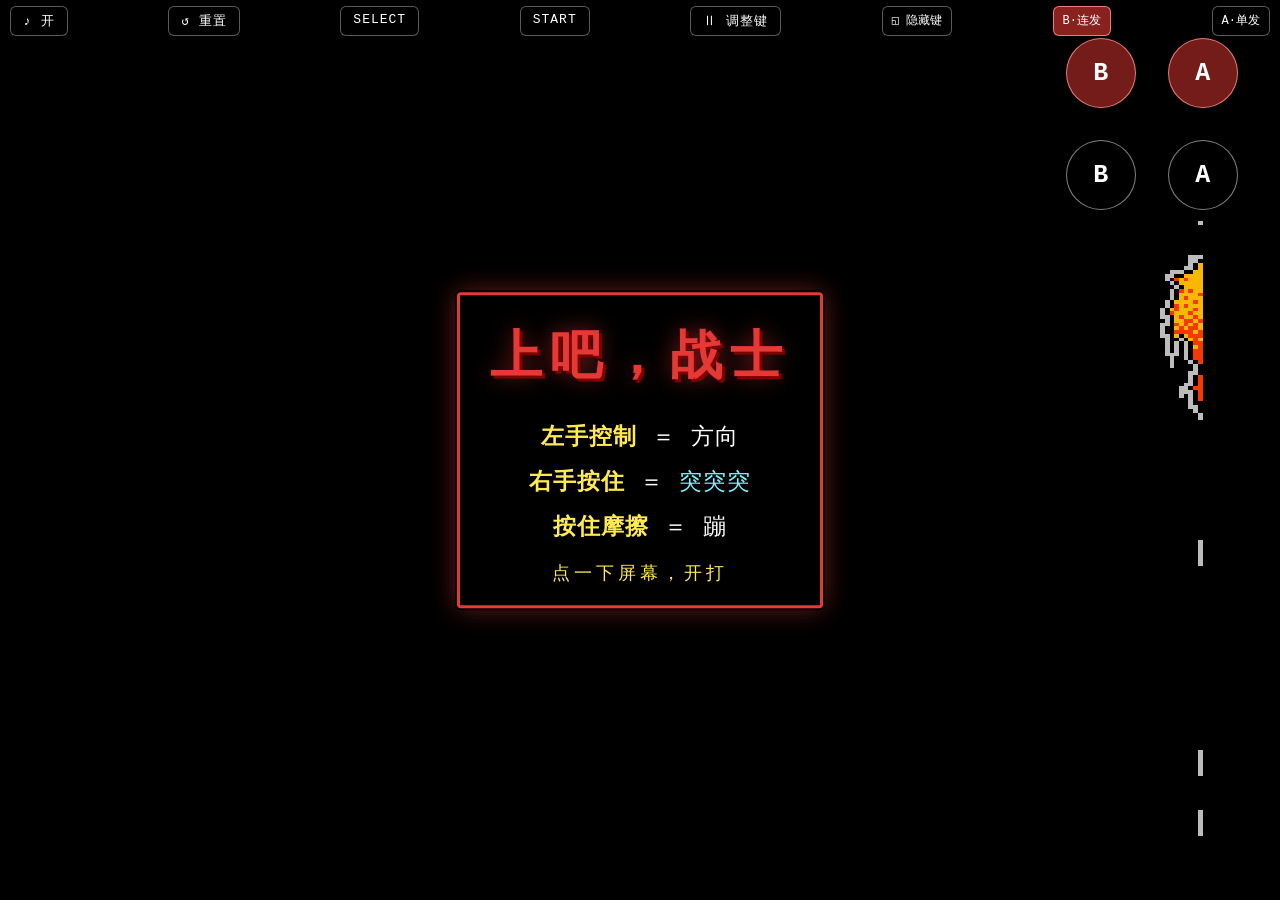
<file: contra-us.html>
<!DOCTYPE html>
<html lang="zh-CN">
<head>
<meta charset="UTF-8">
<meta name="viewport" content="width=device-width,initial-scale=1,maximum-scale=1,user-scalable=no,viewport-fit=cover">
<meta name="apple-mobile-web-app-capable" content="yes">
<title>魂斗罗 · 模拟器版</title>
<style>
*{margin:0;padding:0;box-sizing:border-box;-webkit-tap-highlight-color:transparent;user-select:none;-webkit-user-select:none}
html,body{width:100%;height:100%;background:#000;overflow:hidden;font-family:"Courier New",monospace}
:root{
  --sa-top:env(safe-area-inset-top,0px);
  --sa-right:env(safe-area-inset-right,0px);
  --sa-bottom:env(safe-area-inset-bottom,0px);
  --sa-left:env(safe-area-inset-left,0px);
}
/* 全屏 + 横屏：wrap 永远是「逻辑横屏尺寸」(LW × LH)。
   R90（CSS 顺时针转 90°）用于不支持 screen.orientation.lock 的设备。
   两个坑：① 居中必须用 rotate 之前的逻辑尺寸算；
          ② 触摸坐标要反变换（见 toLocal），否则摇杆方向整体歪 90°。 */
#wrap{position:fixed;left:50%;top:50%;width:100%;height:100%;
  transform:translate(-50%,-50%);background:#000;overflow:hidden}
#wrap.r90{transform:translate(-50%,-50%) rotate(90deg)}
#game{position:absolute;left:0;top:0;image-rendering:pixelated;image-rendering:crisp-edges;
  background:#000;touch-action:none}
/* ---------- 透明触摸区：屏幕上不出现任何按键 / 摇杆 ----------
   （第十七轮起：四个兜底键是右上角的真实按钮，右半屏不画任何线 —— 见 #syskeys。） */
#padL{position:absolute;left:0;top:0;width:50%;height:100%;z-index:9;touch-action:none}
#padR{position:absolute;left:50%;top:0;width:50%;height:100%;z-index:9;touch-action:none}
/* （第十七轮删除：#dz 菱形示意层与四角「连b/连a/单b/单a」标注已废弃 ——
   兜底键改成右上角四个**真实按钮**，不再在右半屏画任何分区线。见 #syskeys。） */
#topbar{position:absolute;top:0;left:0;right:0;z-index:12;display:flex;justify-content:space-between;padding:0}
#topbar .tbtn{background:rgba(0,0,0,.45);border:1px solid rgba(255,255,255,.35);color:#fff;
  padding:5px 12px;border-radius:6px;font-size:13px;letter-spacing:1px;
  white-space:nowrap;flex:0 0 auto}   /* 8 个按钮（声音/重置/A开关/B开关/键位/SELECT/START/暂停）横排，不许被压缩换行 */
/* A / B 键的「单发 ↔ 连发」开关（第十九轮按老杨要求恢复）：窄一点好排，连发时高亮成红，
   一眼看出当前模式。管的是**常规手势那条通路**（右半屏按住 / 跳跃 / 键盘 J、K），
   右上角四个圆钮照旧各按各的，不受它影响。 */
#topbar .tbtn.tgl{padding:5px 9px;font-size:12px;letter-spacing:0;text-align:center;min-width:50px}
#topbar .tbtn.tgl.on{background:rgba(229,57,53,.6);border-color:rgba(255,140,135,.85)}
/* ★「隐藏 / 显示四个功能键」胶囊（第二十轮，老杨要求）：
   一按收起右上角四个圆钮、再按叫回来。窄版排得下；隐藏态这颗胶囊变暗 ——
   四个钮本身看不见了，就靠这颗胶囊的状态一眼看出「是被收起来了」还是「本来就没有」。 */
#topbar .tbtn.mini{padding:5px 9px;font-size:12px;letter-spacing:0;text-align:center;min-width:50px}
#topbar .tbtn.off{opacity:.5}
/* ★ 顶栏自动收起（第三十一轮，老杨要求）：
   「顶部一排按钮玩家不触碰 3 秒后缩成一个小球放在最左侧，避免影响视觉，
     后续玩家一点又能展开成一排按钮。」
   做法：**不动 #topbar 的结构**（8 个胶囊原地待命，`verify-jsdom` 拿真 children 数着呢），
   只在 #wrap 上切一个 `.tbm`：
     展开态 = #topbar 正常显示，小球透明且不吃事件；
     收起态 = #topbar 整排淡出（opacity + pointer-events，**不是 display:none** ——
              留占位，#syskeys 四钮的 top 是照 topbar.offsetHeight 算的，抽掉会让它们跳）。
   小球平时 `pointer-events:none`，**只在收起可见时才吃事件** ——
   否则它会成为左半屏摇杆上一个看不见的"洞"。 */
#topbar{transition:opacity .2s ease}
#wrap .tbBall{position:absolute;z-index:12;
  width:34px;height:34px;border-radius:50%;box-sizing:border-box;
  display:flex;align-items:center;justify-content:center;
  font-size:15px;line-height:1;color:#fff;
  background:rgba(0,0,0,.5);border:1px solid rgba(255,255,255,.4);
  -webkit-user-select:none;user-select:none;touch-action:none;cursor:pointer;
  opacity:0;transform:scale(.5);pointer-events:none;
  transition:opacity .2s ease,transform .2s ease}
#wrap.tbm #topbar{opacity:0;pointer-events:none}
#wrap.tbm .tbBall{opacity:.95;transform:scale(1);pointer-events:auto}
#wrap.tbm .tbBall:active{opacity:1;transform:scale(.9);background:rgba(0,0,0,.75)}
/* ---------- 右上角功能键（老杨 2026-10-09 第十七轮定稿，第十八轮调排布）----------
   四个按钮铺在右上角，两列两行、**间距拉开**（上一版老杨嫌太集中）：
     上排 = 红（连发）：左 B、右 A
     下排 = 黑（单发）：左 B、右 A      ← 红上黑下，行内按 B、A 顺序横排
   键面只写大写字母 —— **红 = 连发、黑 = 单发**（老杨：不用再标「连、单」二字）。
   「A 黑」（单发 A）＝ 纯电平按住 ＝ 原来的红色实体 A 钮（跳 / 确认 / 进关卡 / 长按跳高）——
   老杨拍板：红 A 钮与它重复，取消红钮，功能并到这里。
   START / SELECT 已挪到顶栏，和「↺ 重置」同款小胶囊。
   当实心圆钮用（有按下高亮），所以必须吃掉自己的触摸事件、压在最上层
   （z-index 20 > padR 的 9），否则会被右半屏触摸区吞掉。 */
#syskeys{position:absolute;inset:0;z-index:20;
  pointer-events:none}          /* 容器本身不吃事件，只有钮吃 */
/* 四个钮**各自绝对定位**（left/top 写的是中心点，靠 translate 拉回来）——
   第十九轮起老杨可以在暂停状态里逐个拖到自己顺手的位置，位置记在 localStorage。
   注意：所有 transform 都必须带着 translate(-50%,-50%)，否则 :active 的 scale 会把定位顶掉。 */
#syskeys .fkey{position:absolute;pointer-events:auto;touch-action:none;cursor:pointer;
  -webkit-user-select:none;user-select:none;
  display:flex;align-items:center;justify-content:center;border-radius:50%;
  background:rgba(0,0,0,.55);border:1px solid rgba(255,255,255,.5);
  color:#fff;font-weight:bold;letter-spacing:.5px;
  transform:translate(-50%,-50%);
  transition:background .08s ease,transform .08s ease}
#syskeys .fkey:active,#syskeys .fkey.on{background:rgba(124,243,255,.42);
  border-color:#7cf3ff;transform:translate(-50%,-50%) scale(.94)}
/* 「连发」键 = 红底红边；按下再亮一档。连发相位独立、松手即复位，绝不空转。 */
#syskeys .fkey.rep{background:rgba(229,57,53,.5);border-color:rgba(255,140,135,.85)}
#syskeys .fkey.rep:active,#syskeys .fkey.rep.on{background:rgba(229,57,53,.95);
  border-color:#ff9a95;transform:translate(-50%,-50%) scale(.94)}
/* 暂停 = 进入「调位置」态（老杨 2026-10-09 第十九轮）：
   四个钮变成虚线半透明，拖到哪算哪；拖动期间不触发按键（cornerDown 里有 paused 守卫）。 */
#syskeys.edit .fkey{border-style:dashed;border-color:rgba(124,243,255,.9);
  background:rgba(0,0,0,.35)}
#syskeys.edit .fkey.rep{border-color:rgba(255,140,135,.95);background:rgba(229,57,53,.3)}
#syskeys .fkey.dragging{transform:translate(-50%,-50%) scale(1.14);z-index:3}
/* ★ 选中态（第二十六轮）：编辑态里轻点一下钮 = 选中它，套一圈金色实线 + 外发光；
   再轻点一下取消。选中谁，底部那条大控制条就改谁的大小。 */
#syskeys.edit .fkey.sel{border-style:solid;border-color:#ffeb50;
  box-shadow:0 0 0 3px rgba(255,235,80,.35),0 0 18px rgba(255,235,80,.5)}
/* ★ 隐藏态（第二十轮）：顶栏「◱ 隐藏键」一按，四个钮整个收起来 —— 看得见的只剩游戏画面。
   隐藏期间所有按键状态同步清空（见 applyKeysVis），绝不会留下「看不见却按着」的幻影键。 */
#syskeys.hid{display:none}
/* ============ 调整键（编辑态）的界面 —— 第二十七轮重做（老杨 2026-10-10）============
   原话：「按下调整键后调整按钮的时候界面风格改一下，大一点便于操作，按钮布局也好好排布一下，
   便于操作，参照用极简幽默大白话提示玩家风格」。定下的四条口径：
     · 手指友好档：操作块够大够宽（高 clamp(48px,8.4vmin,68px)），尺寸全随屏幕缩放。
     · 文案走极简幽默大白话：「点一个键，给它「长个儿」」。
     · 控制条**沉底整行铺开**（原来是个居中窄胶囊），一块就是一块，闭着眼也点得准；
       上面一行读数「在改：黑 A · 68px」，下面一排大块。
   ⚠️ 三条都别用 >1px 的实体投影：本页风格是「黑底 + 细彩边 + 硬阴影」，别加高斯糊。

   ★ 第二十八轮修订（老杨三条）：
     ① 「✥ 复位」**并进最下一排**（原来钉在屏幕右上角，老杨「找不见了」）；第二十九轮又补一刀：
     「↺ 默认」块删掉，这一排只剩「⊖ 小点 / ⊕ 大点 / ✥ 复位」三块，文案也由「归零」改回「复位」（老杨定的）；
     ② 顶部那条红色说明条**整条删掉**（文案并入读数行，屏幕上少一层）；
     ③ 暂停中点画面不再退出编辑态（见 cv 的 pointerdown）。 */
/* ★ 大控制条（第二十七轮重做，原先那条「减/加/复位」小胶囊的继承者）：
   一整行贴底铺开，等宽分块（第二十九轮起是「⊖ 小点 / ⊕ 大点 / ✥ 复位」三块）；
   一档 ≈ 默认直径的 8%，范围 0.6×~1.6×。 */
#sizeBar{position:absolute;z-index:32;left:0;right:0;bottom:0;
  display:none;flex-direction:column;align-items:stretch;gap:clamp(5px,1vmin,9px);
  padding:clamp(8px,1.6vmin,14px) clamp(10px,2.2vmin,20px) clamp(10px,2vmin,16px);
  background:linear-gradient(180deg,rgba(0,0,0,0) 0%,rgba(0,0,0,.82) 34%,rgba(0,0,0,.92) 100%);
  -webkit-user-select:none;user-select:none}
#sizeBar.on{display:flex}
/* 未选中任何钮：整条压暗、读数改成「先点一个键」，三个尺寸块也按不动
   （视觉上一眼看出要先选）；「✥ 复位」是全局操作，不受影响、始终能按。 */
#sizeBar.idle{opacity:.55}
#sizeBar .sbVal{text-align:center;color:#ffeb50;font-weight:bold;letter-spacing:1px;
  font-size:clamp(14px,2.6vmin,20px);white-space:nowrap;text-shadow:0 0 10px rgba(255,235,80,.35)}
#sizeBar .sbRow{display:flex;align-items:stretch;gap:clamp(7px,1.5vmin,14px)}
#sizeBar .sbBtn{flex:1 1 0;min-width:0;display:flex;align-items:center;justify-content:center;
  gap:clamp(4px,1vmin,9px);text-align:center;
  height:clamp(48px,8.4vmin,68px);border-radius:12px;
  background:rgba(255,235,80,.15);border:2px solid rgba(255,235,80,.62);color:#ffeb50;
  font-weight:bold;letter-spacing:2px;font-size:clamp(14px,3.3vmin,25px);
  cursor:pointer;touch-action:none;-webkit-user-select:none;user-select:none}
#sizeBar .sbBtn .sbIco{font-weight:bold;font-size:1.15em;line-height:1}
#sizeBar .sbBtn:active{background:rgba(255,235,80,.48);color:#1a1400}
#sizeBar.idle .sbBtn{pointer-events:none;border-color:rgba(255,235,80,.35);color:rgba(255,235,80,.7)}
/* 「✥ 复位」（第二十八轮从屏幕右上角搬下来跟尺寸块并排；第二十九轮把「默认」块删掉，
   这一排只剩三块：⊖ 小点 / ⊕ 大点 / ✥ 复位 —— 尺寸还原交给「复位」一起管）。
   全局操作，不受 .idle 压暗与 pointer-events:none 影响 —— 没选中钮时也照样能按。 */
#sizeBar .sbReset{background:rgba(255,120,120,.14);border-color:rgba(255,120,120,.66);color:#ff9a9a}
#sizeBar .sbReset:active{background:rgba(255,120,120,.46);color:#2a0606}
/* 开场大字提示卡（第二十二轮，老杨：居中、大、醒目、跟游戏一个味儿）：
   黑底红框的 FC 街机风，标题红色硬阴影，扣在屏幕正中。**不自动消失** —— 点一下屏幕才开始打。
   pointer-events:none 照旧 —— 绝不能吃掉触摸事件，卡下面的摇杆 / 按键区还得能按。 */
#hint{position:absolute;z-index:25;pointer-events:none;
  left:50%;top:50%;transform:translate(-50%,-50%);
  width:max-content;max-width:min(94vw,640px);
  background:rgba(0,0,0,.86);border:3px solid #e53935;border-radius:4px;
  box-shadow:0 0 0 2px #000,0 0 26px rgba(229,57,53,.5),0 12px 40px rgba(0,0,0,.85);
  color:#fff;text-align:center;padding:18px 30px 14px;
  font-size:clamp(14px,3.1vmin,23px);line-height:1.72;letter-spacing:1px;
  transition:opacity .3s ease;opacity:1;
  animation:hintIn .26s ease-out}   /* 入场轻轻推一下，够醒目又不晃眼 */
@keyframes hintIn{from{opacity:0;transform:translate(-50%,-50%) scale(.9)}
  to{opacity:1;transform:translate(-50%,-50%) scale(1)}}
#hint.dim{opacity:0}
#hint .hTitle{font-size:clamp(26px,6.4vmin,52px);font-weight:bold;letter-spacing:8px;
  color:#e53935;text-shadow:3px 3px 0 #7f0000,0 0 22px rgba(229,57,53,.6);
  margin:2px 0 15px}
#hint .hRow{margin:5px 0;white-space:nowrap}
#hint .hKey{color:#ffeb50;font-weight:bold}
#hint .hVal{color:#7cf3ff}
#hint .hGo{margin-top:11px;font-size:.8em;letter-spacing:4px;color:#ffeb50;
  animation:hintBlink 1.3s ease-in-out infinite}
@keyframes hintBlink{0%,100%{opacity:.4}50%{opacity:1}}
/* （第二十一轮删除：底部那个「3 秒淡出的黄色诊断小字」整套 —— 老杨 2026-10-09
   「游戏页面底下一闪一闪出来的提示框也不要了吧，这个是测试用的吧」。
   它本来就只是排查手势判定的临时可视化，功能早已稳定，留着白闪画面。） */
#rotate{position:absolute;inset:0;z-index:30;background:#000;display:none;align-items:center;
  justify-content:center;color:#fff;font-size:16px;text-align:center;line-height:2}
/* （第十九轮删除：启动展示页 #boot 整套样式 —— 老杨要求「精简，直接进游戏界面」，
   点一下才开局的那一页连同它的动画、文案一并去掉，页面加载完即进游戏。） */
#ldg{position:absolute;inset:0;z-index:50;background:#000;display:flex;align-items:center;
  justify-content:center;color:#ffeb50;font-size:14px;letter-spacing:3px}
#ldg.gone{display:none}
#err{position:absolute;inset:0;z-index:60;background:#000;display:none;flex-direction:column;
  align-items:center;justify-content:center;color:#ff6b6b;font-size:13px;padding:24px;
  line-height:1.9;text-align:center;white-space:pre-wrap}
</style>
</head>
<body>
<div id="wrap">
  <canvas id="game"></canvas>

  <!-- 顶栏 = 设置 + 系统键 + 两个「单发/连发」开关。
       第十九轮按老杨要求把「A·单发 / B·单发」两个开关恢复回来（第十八轮删过）：
       它们只管**常规手势**那条通路（右半屏按住 / 跳跃 / 键盘 J、K）走电平还是 30Hz 连发；
       右上角四个圆钮照旧「按哪个钮就是哪个键」，不受这两个开关影响。
       点一下切换（连发时变红底），选择按游戏记进 localStorage。
       ★ 默认档（第二十九轮老杨定）：**B = 连发、A = 单发** —— 打要按住就突突，跳必须一次一下。
         DOM 初值也跟着写死（B 带 .on），否则首帧会闪一下「B·单发」再被 JS 改回来。
         切过的选择优先于默认（loadFireMode 会覆盖），所以老玩家的存档不受影响。
       第二十四轮（老杨）：**只调顺序，其余一概不动**。从左到右现在是 ——
       ♪ 开 → ↺ 重置 → SELECT → START → Ⅱ 调整键 → ◱ 隐藏键 → B 开关 → A 开关
       （两个连发开关挪到最右尾，且 B 在 A 前）。`verify.js` 有顺序断言钉着。 -->
  <div id="topbar">
    <div class="tbtn" id="btnSound">♪ 开</div>
    <div class="tbtn" id="btnReset">↺ 重置</div>
    <div class="tbtn" id="btnSelect">SELECT</div>
    <div class="tbtn" id="btnStart">START</div>
    <div class="tbtn" id="btnPause">Ⅱ 调整键</div>
    <!-- ★ 第二十轮（老杨要求）：一键隐藏 / 显示右上角四个功能键。
         文字跟着状态走 —— 显示中写「◱ 隐藏键」，收起后写「◱ 显示键」并变暗（.off）。 -->
    <div class="tbtn mini" id="btnKeys">◱ 隐藏键</div>
    <div class="tbtn tgl on" id="btnFireB">B·连发</div>
    <div class="tbtn tgl" id="btnFireA">A·单发</div>
  </div>

  <!-- ★ 顶栏收起后的小球（第三十一轮，老杨要求）：钉在最左侧（顶栏原来的左下角位），
       点一下把整排胶囊叫回来。**它不是 #topbar 的孩子** —— 放外面，
       `#topbar.children` 仍是那 8 个胶囊，verify-jsdom 的个数断言不用动。
       收起 / 展开全由 #wrap 上的 `.tbm` 一个 class 驱动（见 CSS 与 tbExpand/tbCollapse）。 -->
  <div class="tbBall" id="tbBall">☰</div>

  <!-- 右上角四个功能键（老杨 2026-10-09 第十七轮定稿 → 第十九轮可拖拽）：
         上排 = 红（**连发**）：左 B、右 A
         下排 = 黑（**单发**）：左 B、右 A      ← 老杨：红的上排、黑的下排，行内按 B、A 顺序横排
       键面只写大写字母 —— **红 = 连发、黑 = 单发**（不用再标「连、单」二字）。
       「A 黑」（单发 A）= 纯电平按住 = 原来的红色实体 A 钮：
       跳 / 确认 / 进关卡，按住跳得高 —— 红 A 钮与它重复，老杨拍板取消红钮、并到这里。
       这四个钮**按哪个就是哪个键**，不受顶栏「A·单发 / B·单发」开关影响。
       第十九轮：按暂停后四个钮可**逐个拖**到顺手的位置（拖动期间不触发按键），
       松手即存 localStorage，编辑态底部另有一键复位胶囊（第二十六轮起它连大小一起还原）。
       第二十轮：顶栏「◱ 隐藏键」可把这四个钮整个收起 / 叫回（状态按游戏记 localStorage）——
       只想看画面、手指够不着右上角时用。收起 = 加 .hid（display:none），同时清空按键状态。
       START / SELECT 在顶栏（和「↺ 重置」同款小胶囊）。
       见 bindHold / cornerDown / keyDrag / applyKeysVis / pushPad。 -->
  <div id="syskeys">
    <div class="fkey rep" data-k="cb" id="fkCb">B</div>
    <div class="fkey rep" data-k="ca" id="fkCa">A</div>
    <div class="fkey"     data-k="sb" id="fkSb">B</div>
    <div class="fkey"     data-k="sa" id="fkSa">A</div>
  </div>

  <!-- 左半屏：整块透明方向触摸区（按下即定控制原点，滑动判 8 方向）。
       屏幕上不画摇杆环 / 摇杆头 —— 见 bindStick。
       纯摇杆，不再兼职 START（系统键已挪到顶栏，见 bindSysKeys）。 -->
  <div id="padL"></div>
  <!-- 右半屏：整块透明触摸区（第十七轮：不再画菱形、不再分区，屏上不出现任何线）。
       一落下 = B 键（打 / 跑，按住保持），按下本身不跳；
       按住时手指纵向动一下 = 跳一次；第二根手指落下 = 也跳。
       跳与「按在哪里」无关 —— 位置不参与任何判定。
       四个兜底按钮已挪到右上角（见 #syskeys）。
       见 bindRight / padSwipe / jumpA / pushPad。 -->
  <div id="padR"></div>

  <div id="rotate">请横屏游玩<br><span style="font-size:13px;opacity:.7">（左半屏按住滑动 = 方向；右半屏按住 = B 键（打/跑），手指上下动一下 = 跳；右上角四个圆钮 = A/B 的连发与单发兜底键（顶栏「◱ 隐藏键」可一键收起），暂停后可拖动调位置；顶栏 = SELECT / START / 设置）</span></div>

  <!-- 第十九轮：启动展示页（#boot）已按老杨要求删除 —— 页面加载完直接进游戏，不再需要点一下。 -->

  <!-- 开场大字提示卡：居中、黑底红框、FC 街机味。点一下屏幕就开始打（不自动消失）。
       文案要极简 —— 只讲三件事：方向、打、跳。
       第二十三轮（老杨）：删掉底下那行小字（顶栏 / 四钮）；第一行的按键名与说明改成
       「左手控制 = 方向」，第三行改成「按住摩擦 = 蹦」，B 键那句后面的括号注解也去掉。 -->
  <div id="hint">
    <div class="hTitle">上吧，战士</div>
    <div class="hRow"><span class="hKey">左手控制</span> ＝ 方向</div>
    <div class="hRow"><span class="hKey">右手按住</span> ＝ <span class="hVal">突突突</span></div>
    <div class="hRow"><span class="hKey">按住摩擦</span> ＝ 蹦</div>
    <div class="hGo">点一下屏幕，开打</div>
  </div>

  <!-- （第二十一轮删除：底部那行诊断小字 —— 测试用的，老杨要求去掉。） -->
  <!-- 暂停态才出现的层（第二十九轮：删掉「默认」块，一排只剩三块）：
       一条贴底的整行大控制条 —— 上面一行读数 / 提示，下面一整排三个等宽大块：
       「⊖ 小点」「⊕ 大点」（尺寸，作用在选中的那个钮上）+「✥ 复位」（全局，位置与大小一起还原）。
       编辑态里轻点一个圆钮 = 选中它（套金圈），这排的尺寸键就改它。 -->
  <div id="sizeBar">
    <div class="sbVal" id="szVal">先点一个键，给它「长个儿」</div>
    <div class="sbRow">
      <div class="sbBtn" id="szMinus"><span class="sbIco">⊖</span>小点</div>
      <div class="sbBtn" id="szPlus"><span class="sbIco">⊕</span>大点</div>
      <div class="sbBtn sbReset" id="resetPos"><span class="sbIco">✥</span>复位</div>
    </div>
  </div>
  <div id="ldg">正在准备模拟器…</div>
  <div id="err"></div>
</div>

<script>try{
  if(typeof window!=="undefined"){ window.exports=undefined; window.module=undefined; }
  !function(t,s){"object"==typeof exports&&"object"==typeof module?module.exports=s():"function"==typeof define&&define.amd?define("jsnes",[],s):"object"==typeof exports?exports.jsnes=s():t.jsnes=s()}("undefined"!=typeof self?self:this,function(){return function(t){function s(e){if(i[e])return i[e].exports;var h=i[e]={i:e,l:!1,exports:{}};return t[e].call(h.exports,h,h.exports,s),h.l=!0,h.exports}var i={};return s.m=t,s.c=i,s.d=function(t,i,e){s.o(t,i)||Object.defineProperty(t,i,{configurable:!1,enumerable:!0,get:e})},s.n=function(t){var i=t&&t.__esModule?function(){return t.default}:function(){return t};return s.d(i,"a",i),i},s.o=function(t,s){return Object.prototype.hasOwnProperty.call(t,s)},s.p="",s(s.s=3)}([function(t,s){t.exports={copyArrayElements:function(t,s,i,e,h){for(var r=0;r<h;++r)i[e+r]=t[s+r]},copyArray:function(t){return t.slice(0)},fromJSON:function(t,s){for(var i=0;i<t.JSON_PROPERTIES.length;i++)t[t.JSON_PROPERTIES[i]]=s[t.JSON_PROPERTIES[i]]},toJSON:function(t){for(var s={},i=0;i<t.JSON_PROPERTIES.length;i++)s[t.JSON_PROPERTIES[i]]=t[t.JSON_PROPERTIES[i]];return s}}},function(t,s){var i=function(){this.state=new Array(8);for(var t=0;t<this.state.length;t++)this.state[t]=64};i.BUTTON_A=0,i.BUTTON_B=1,i.BUTTON_SELECT=2,i.BUTTON_START=3,i.BUTTON_UP=4,i.BUTTON_DOWN=5,i.BUTTON_LEFT=6,i.BUTTON_RIGHT=7,i.prototype={buttonDown:function(t){this.state[t]=65},buttonUp:function(t){this.state[t]=64}},t.exports=i},function(t,s){var i=function(){this.pix=new Array(64),this.fbIndex=null,this.tIndex=null,this.x=null,this.y=null,this.w=null,this.h=null,this.incX=null,this.incY=null,this.palIndex=null,this.tpri=null,this.c=null,this.initialized=!1,this.opaque=new Array(8)};i.prototype={setBuffer:function(t){for(this.y=0;this.y<8;this.y++)this.setScanline(this.y,t[this.y],t[this.y+8])},setScanline:function(t,s,i){for(this.initialized=!0,this.tIndex=t<<3,this.x=0;this.x<8;this.x++)this.pix[this.tIndex+this.x]=(s>>7-this.x&1)+((i>>7-this.x&1)<<1),0===this.pix[this.tIndex+this.x]&&(this.opaque[t]=!1)},render:function(t,s,i,e,h,r,n,a,o,l,p,u,m){if(!(r<-7||r>=256||n<-7||n>=240))if(this.w=e-s,this.h=h-i,r<0&&(s-=r),r+e>=256&&(e=256-r),n<0&&(i-=n),n+h>=240&&(h=240-n),l||p)if(l&&!p)for(this.fbIndex=(n<<8)+r,this.tIndex=7,this.y=0;this.y<8;this.y++){for(this.x=0;this.x<8;this.x++)this.x>=s&&this.x<e&&this.y>=i&&this.y<h&&(this.palIndex=this.pix[this.tIndex],this.tpri=m[this.fbIndex],0!==this.palIndex&&u<=(255&this.tpri)&&(t[this.fbIndex]=o[this.palIndex+a],this.tpri=3840&this.tpri|u,m[this.fbIndex]=this.tpri)),this.fbIndex++,this.tIndex--;this.fbIndex-=8,this.fbIndex+=256,this.tIndex+=16}else if(p&&!l)for(this.fbIndex=(n<<8)+r,this.tIndex=56,this.y=0;this.y<8;this.y++){for(this.x=0;this.x<8;this.x++)this.x>=s&&this.x<e&&this.y>=i&&this.y<h&&(this.palIndex=this.pix[this.tIndex],this.tpri=m[this.fbIndex],0!==this.palIndex&&u<=(255&this.tpri)&&(t[this.fbIndex]=o[this.palIndex+a],this.tpri=3840&this.tpri|u,m[this.fbIndex]=this.tpri)),this.fbIndex++,this.tIndex++;this.fbIndex-=8,this.fbIndex+=256,this.tIndex-=16}else for(this.fbIndex=(n<<8)+r,this.tIndex=63,this.y=0;this.y<8;this.y++){for(this.x=0;this.x<8;this.x++)this.x>=s&&this.x<e&&this.y>=i&&this.y<h&&(this.palIndex=this.pix[this.tIndex],this.tpri=m[this.fbIndex],0!==this.palIndex&&u<=(255&this.tpri)&&(t[this.fbIndex]=o[this.palIndex+a],this.tpri=3840&this.tpri|u,m[this.fbIndex]=this.tpri)),this.fbIndex++,this.tIndex--;this.fbIndex-=8,this.fbIndex+=256}else for(this.fbIndex=(n<<8)+r,this.tIndex=0,this.y=0;this.y<8;this.y++){for(this.x=0;this.x<8;this.x++)this.x>=s&&this.x<e&&this.y>=i&&this.y<h&&(this.palIndex=this.pix[this.tIndex],this.tpri=m[this.fbIndex],0!==this.palIndex&&u<=(255&this.tpri)&&(t[this.fbIndex]=o[this.palIndex+a],this.tpri=3840&this.tpri|u,m[this.fbIndex]=this.tpri)),this.fbIndex++,this.tIndex++;this.fbIndex-=8,this.fbIndex+=256}},isTransparent:function(t,s){return 0===this.pix[(s<<3)+t]},toJSON:function(){return{opaque:this.opaque,pix:this.pix}},fromJSON:function(t){this.opaque=t.opaque,this.pix=t.pix}},t.exports=i},function(t,s,i){t.exports={Controller:i(1),NES:i(4)}},function(t,s,i){var e=i(5),h=i(1),r=i(6),n=i(7),a=i(8),o=function(t){if(this.opts={onFrame:function(){},onAudioSample:null,onStatusUpdate:function(){},onBatteryRamWrite:function(){},preferredFrameRate:60,emulateSound:!0,sampleRate:44100},void 0!==t){var s;for(s in this.opts)void 0!==t[s]&&(this.opts[s]=t[s])}this.frameTime=1e3/this.opts.preferredFrameRate,this.ui={writeFrame:this.opts.onFrame,updateStatus:this.opts.onStatusUpdate},this.cpu=new e(this),this.ppu=new r(this),this.papu=new n(this),this.mmap=null,this.controllers={1:new h,2:new h},this.ui.updateStatus("Ready to load a ROM."),this.frame=this.frame.bind(this),this.buttonDown=this.buttonDown.bind(this),this.buttonUp=this.buttonUp.bind(this),this.zapperMove=this.zapperMove.bind(this),this.zapperFireDown=this.zapperFireDown.bind(this),this.zapperFireUp=this.zapperFireUp.bind(this)};o.prototype={fpsFrameCount:0,romData:null,reset:function(){null!==this.mmap&&this.mmap.reset(),this.cpu.reset(),this.ppu.reset(),this.papu.reset(),this.lastFpsTime=null,this.fpsFrameCount=0},frame:function(){this.ppu.startFrame();var t=0,s=this.opts.emulateSound,i=this.cpu,e=this.ppu,h=this.papu;t:for(;;)for(0===i.cyclesToHalt?(t=i.emulate(),s&&h.clockFrameCounter(t),t*=3):i.cyclesToHalt>8?(t=24,s&&h.clockFrameCounter(8),i.cyclesToHalt-=8):(t=3*i.cyclesToHalt,s&&h.clockFrameCounter(i.cyclesToHalt),i.cyclesToHalt=0);t>0;t--){if(e.curX===e.spr0HitX&&1===e.f_spVisibility&&e.scanline-21===e.spr0HitY&&e.setStatusFlag(e.STATUS_SPRITE0HIT,!0),e.requestEndFrame&&0===--e.nmiCounter){e.requestEndFrame=!1,e.startVBlank();break t}e.curX++,341===e.curX&&(e.curX=0,e.endScanline())}this.fpsFrameCount++},buttonDown:function(t,s){this.controllers[t].buttonDown(s)},buttonUp:function(t,s){this.controllers[t].buttonUp(s)},zapperMove:function(t,s){this.mmap&&(this.mmap.zapperX=t,this.mmap.zapperY=s)},zapperFireDown:function(){this.mmap&&(this.mmap.zapperFired=!0)},zapperFireUp:function(){this.mmap&&(this.mmap.zapperFired=!1)},getFPS:function(){var t=+new Date,s=null;return this.lastFpsTime&&(s=this.fpsFrameCount/((t-this.lastFpsTime)/1e3)),this.fpsFrameCount=0,this.lastFpsTime=t,s},reloadROM:function(){null!==this.romData&&this.loadROM(this.romData)},loadROM:function(t){this.rom=new a(this),this.rom.load(t),this.reset(),this.mmap=this.rom.createMapper(),this.mmap.loadROM(),this.ppu.setMirroring(this.rom.getMirroringType()),this.romData=t},setFramerate:function(t){this.opts.preferredFrameRate=t,this.frameTime=1e3/t,this.papu.setSampleRate(this.opts.sampleRate,!1)},toJSON:function(){return{romData:this.romData,cpu:this.cpu.toJSON(),mmap:this.mmap.toJSON(),ppu:this.ppu.toJSON()}},fromJSON:function(t){this.loadROM(t.romData),this.cpu.fromJSON(t.cpu),this.mmap.fromJSON(t.mmap),this.ppu.fromJSON(t.ppu)}},t.exports=o},function(t,s,i){var e=i(0),h=function(t){this.nes=t,this.mem=null,this.REG_ACC=null,this.REG_X=null,this.REG_Y=null,this.REG_SP=null,this.REG_PC=null,this.REG_PC_NEW=null,this.REG_STATUS=null,this.F_CARRY=null,this.F_DECIMAL=null,this.F_INTERRUPT=null,this.F_INTERRUPT_NEW=null,this.F_OVERFLOW=null,this.F_SIGN=null,this.F_ZERO=null,this.F_NOTUSED=null,this.F_NOTUSED_NEW=null,this.F_BRK=null,this.F_BRK_NEW=null,this.opdata=null,this.cyclesToHalt=null,this.crash=null,this.irqRequested=null,this.irqType=null,this.reset()};h.prototype={IRQ_NORMAL:0,IRQ_NMI:1,IRQ_RESET:2,reset:function(){this.mem=new Array(65536);for(var t=0;t<8192;t++)this.mem[t]=255;for(var s=0;s<4;s++){var i=2048*s;this.mem[i+8]=247,this.mem[i+9]=239,this.mem[i+10]=223,this.mem[i+15]=191}for(var e=8193;e<this.mem.length;e++)this.mem[e]=0;this.REG_ACC=0,this.REG_X=0,this.REG_Y=0,this.REG_SP=511,this.REG_PC=32767,this.REG_PC_NEW=32767,this.REG_STATUS=40,this.setStatus(40),this.F_CARRY=0,this.F_DECIMAL=0,this.F_INTERRUPT=1,this.F_INTERRUPT_NEW=1,this.F_OVERFLOW=0,this.F_SIGN=0,this.F_ZERO=1,this.F_NOTUSED=1,this.F_NOTUSED_NEW=1,this.F_BRK=1,this.F_BRK_NEW=1,this.opdata=(new r).opdata,this.cyclesToHalt=0,this.crash=!1,this.irqRequested=!1,this.irqType=null},emulate:function(){var t,s;if(this.irqRequested){switch(t=this.F_CARRY|(0===this.F_ZERO?1:0)<<1|this.F_INTERRUPT<<2|this.F_DECIMAL<<3|this.F_BRK<<4|this.F_NOTUSED<<5|this.F_OVERFLOW<<6|this.F_SIGN<<7,this.REG_PC_NEW=this.REG_PC,this.F_INTERRUPT_NEW=this.F_INTERRUPT,this.irqType){case 0:if(0!==this.F_INTERRUPT)break;this.doIrq(t);break;case 1:this.doNonMaskableInterrupt(t);break;case 2:this.doResetInterrupt()}this.REG_PC=this.REG_PC_NEW,this.F_INTERRUPT=this.F_INTERRUPT_NEW,this.F_BRK=this.F_BRK_NEW,this.irqRequested=!1}var i=this.opdata[this.nes.mmap.load(this.REG_PC+1)],e=i>>24,h=0,r=i>>8&255,n=this.REG_PC;this.REG_PC+=i>>16&255;var a=0;switch(r){case 0:a=this.load(n+2);break;case 1:a=this.load(n+2),a+=a<128?this.REG_PC:this.REG_PC-256;break;case 2:break;case 3:a=this.load16bit(n+2);break;case 4:a=this.REG_ACC;break;case 5:a=this.REG_PC;break;case 6:a=this.load(n+2)+this.REG_X&255;break;case 7:a=this.load(n+2)+this.REG_Y&255;break;case 8:a=this.load16bit(n+2),(65280&a)!=(a+this.REG_X&65280)&&(h=1),a+=this.REG_X;break;case 9:a=this.load16bit(n+2),(65280&a)!=(a+this.REG_Y&65280)&&(h=1),a+=this.REG_Y;break;case 10:a=this.load(n+2),(65280&a)!=(a+this.REG_X&65280)&&(h=1),a+=this.REG_X,a&=255,a=this.load16bit(a);break;case 11:a=this.load16bit(this.load(n+2)),(65280&a)!=(a+this.REG_Y&65280)&&(h=1),a+=this.REG_Y;break;case 12:a=this.load16bit(n+2),a=a<8191?this.mem[a]+(this.mem[65280&a|1+(255&a)&255]<<8):this.nes.mmap.load(a)+(this.nes.mmap.load(65280&a|1+(255&a)&255)<<8)}switch(a&=65535,255&i){case 0:t=this.REG_ACC+this.load(a)+this.F_CARRY,0==(128&(this.REG_ACC^this.load(a)))&&0!=(128&(this.REG_ACC^t))?this.F_OVERFLOW=1:this.F_OVERFLOW=0,this.F_CARRY=t>255?1:0,this.F_SIGN=t>>7&1,this.F_ZERO=255&t,this.REG_ACC=255&t,e+=h;break;case 1:this.REG_ACC=this.REG_ACC&this.load(a),this.F_SIGN=this.REG_ACC>>7&1,this.F_ZERO=this.REG_ACC,11!==r&&(e+=h);break;case 2:4===r?(this.F_CARRY=this.REG_ACC>>7&1,this.REG_ACC=this.REG_ACC<<1&255,this.F_SIGN=this.REG_ACC>>7&1,this.F_ZERO=this.REG_ACC):(t=this.load(a),this.F_CARRY=t>>7&1,t=t<<1&255,this.F_SIGN=t>>7&1,this.F_ZERO=t,this.write(a,t));break;case 3:0===this.F_CARRY&&(e+=(65280&n)!=(65280&a)?2:1,this.REG_PC=a);break;case 4:1===this.F_CARRY&&(e+=(65280&n)!=(65280&a)?2:1,this.REG_PC=a);break;case 5:0===this.F_ZERO&&(e+=(65280&n)!=(65280&a)?2:1,this.REG_PC=a);break;case 6:t=this.load(a),this.F_SIGN=t>>7&1,this.F_OVERFLOW=t>>6&1,t&=this.REG_ACC,this.F_ZERO=t;break;case 7:1===this.F_SIGN&&(e++,this.REG_PC=a);break;case 8:0!==this.F_ZERO&&(e+=(65280&n)!=(65280&a)?2:1,this.REG_PC=a);break;case 9:0===this.F_SIGN&&(e+=(65280&n)!=(65280&a)?2:1,this.REG_PC=a);break;case 10:this.REG_PC+=2,this.push(this.REG_PC>>8&255),this.push(255&this.REG_PC),this.F_BRK=1,this.push(this.F_CARRY|(0===this.F_ZERO?1:0)<<1|this.F_INTERRUPT<<2|this.F_DECIMAL<<3|this.F_BRK<<4|this.F_NOTUSED<<5|this.F_OVERFLOW<<6|this.F_SIGN<<7),this.F_INTERRUPT=1,this.REG_PC=this.load16bit(65534),this.REG_PC--;break;case 11:0===this.F_OVERFLOW&&(e+=(65280&n)!=(65280&a)?2:1,this.REG_PC=a);break;case 12:1===this.F_OVERFLOW&&(e+=(65280&n)!=(65280&a)?2:1,this.REG_PC=a);break;case 13:this.F_CARRY=0;break;case 14:this.F_DECIMAL=0;break;case 15:this.F_INTERRUPT=0;break;case 16:this.F_OVERFLOW=0;break;case 17:t=this.REG_ACC-this.load(a),this.F_CARRY=t>=0?1:0,this.F_SIGN=t>>7&1,this.F_ZERO=255&t,e+=h;break;case 18:t=this.REG_X-this.load(a),this.F_CARRY=t>=0?1:0,this.F_SIGN=t>>7&1,this.F_ZERO=255&t;break;case 19:t=this.REG_Y-this.load(a),this.F_CARRY=t>=0?1:0,this.F_SIGN=t>>7&1,this.F_ZERO=255&t;break;case 20:t=this.load(a)-1&255,this.F_SIGN=t>>7&1,this.F_ZERO=t,this.write(a,t);break;case 21:this.REG_X=this.REG_X-1&255,this.F_SIGN=this.REG_X>>7&1,this.F_ZERO=this.REG_X;break;case 22:this.REG_Y=this.REG_Y-1&255,this.F_SIGN=this.REG_Y>>7&1,this.F_ZERO=this.REG_Y;break;case 23:this.REG_ACC=255&(this.load(a)^this.REG_ACC),this.F_SIGN=this.REG_ACC>>7&1,this.F_ZERO=this.REG_ACC,e+=h;break;case 24:t=this.load(a)+1&255,this.F_SIGN=t>>7&1,this.F_ZERO=t,this.write(a,255&t);break;case 25:this.REG_X=this.REG_X+1&255,this.F_SIGN=this.REG_X>>7&1,this.F_ZERO=this.REG_X;break;case 26:this.REG_Y++,this.REG_Y&=255,this.F_SIGN=this.REG_Y>>7&1,this.F_ZERO=this.REG_Y;break;case 27:this.REG_PC=a-1;break;case 28:this.push(this.REG_PC>>8&255),this.push(255&this.REG_PC),this.REG_PC=a-1;break;case 29:this.REG_ACC=this.load(a),this.F_SIGN=this.REG_ACC>>7&1,this.F_ZERO=this.REG_ACC,e+=h;break;case 30:this.REG_X=this.load(a),this.F_SIGN=this.REG_X>>7&1,this.F_ZERO=this.REG_X,e+=h;break;case 31:this.REG_Y=this.load(a),this.F_SIGN=this.REG_Y>>7&1,this.F_ZERO=this.REG_Y,e+=h;break;case 32:4===r?(t=255&this.REG_ACC,this.F_CARRY=1&t,t>>=1,this.REG_ACC=t):(t=255&this.load(a),this.F_CARRY=1&t,t>>=1,this.write(a,t)),this.F_SIGN=0,this.F_ZERO=t;break;case 33:break;case 34:t=255&(this.load(a)|this.REG_ACC),this.F_SIGN=t>>7&1,this.F_ZERO=t,this.REG_ACC=t,11!==r&&(e+=h);break;case 35:this.push(this.REG_ACC);break;case 36:this.F_BRK=1,this.push(this.F_CARRY|(0===this.F_ZERO?1:0)<<1|this.F_INTERRUPT<<2|this.F_DECIMAL<<3|this.F_BRK<<4|this.F_NOTUSED<<5|this.F_OVERFLOW<<6|this.F_SIGN<<7);break;case 37:this.REG_ACC=this.pull(),this.F_SIGN=this.REG_ACC>>7&1,this.F_ZERO=this.REG_ACC;break;case 38:t=this.pull(),this.F_CARRY=1&t,this.F_ZERO=1==(t>>1&1)?0:1,this.F_INTERRUPT=t>>2&1,this.F_DECIMAL=t>>3&1,this.F_BRK=t>>4&1,this.F_NOTUSED=t>>5&1,this.F_OVERFLOW=t>>6&1,this.F_SIGN=t>>7&1,this.F_NOTUSED=1;break;case 39:4===r?(t=this.REG_ACC,s=this.F_CARRY,this.F_CARRY=t>>7&1,t=(t<<1&255)+s,this.REG_ACC=t):(t=this.load(a),s=this.F_CARRY,this.F_CARRY=t>>7&1,t=(t<<1&255)+s,this.write(a,t)),this.F_SIGN=t>>7&1,this.F_ZERO=t;break;case 40:4===r?(s=this.F_CARRY<<7,this.F_CARRY=1&this.REG_ACC,t=(this.REG_ACC>>1)+s,this.REG_ACC=t):(t=this.load(a),s=this.F_CARRY<<7,this.F_CARRY=1&t,t=(t>>1)+s,this.write(a,t)),this.F_SIGN=t>>7&1,this.F_ZERO=t;break;case 41:if(t=this.pull(),this.F_CARRY=1&t,this.F_ZERO=0==(t>>1&1)?1:0,this.F_INTERRUPT=t>>2&1,this.F_DECIMAL=t>>3&1,this.F_BRK=t>>4&1,this.F_NOTUSED=t>>5&1,this.F_OVERFLOW=t>>6&1,this.F_SIGN=t>>7&1,this.REG_PC=this.pull(),this.REG_PC+=this.pull()<<8,65535===this.REG_PC)return;this.REG_PC--,this.F_NOTUSED=1;break;case 42:if(this.REG_PC=this.pull(),this.REG_PC+=this.pull()<<8,65535===this.REG_PC)return;break;case 43:t=this.REG_ACC-this.load(a)-(1-this.F_CARRY),this.F_SIGN=t>>7&1,this.F_ZERO=255&t,0!=(128&(this.REG_ACC^t))&&0!=(128&(this.REG_ACC^this.load(a)))?this.F_OVERFLOW=1:this.F_OVERFLOW=0,this.F_CARRY=t<0?0:1,this.REG_ACC=255&t,11!==r&&(e+=h);break;case 44:this.F_CARRY=1;break;case 45:this.F_DECIMAL=1;break;case 46:this.F_INTERRUPT=1;break;case 47:this.write(a,this.REG_ACC);break;case 48:this.write(a,this.REG_X);break;case 49:this.write(a,this.REG_Y);break;case 50:this.REG_X=this.REG_ACC,this.F_SIGN=this.REG_ACC>>7&1,this.F_ZERO=this.REG_ACC;break;case 51:this.REG_Y=this.REG_ACC,this.F_SIGN=this.REG_ACC>>7&1,this.F_ZERO=this.REG_ACC;break;case 52:this.REG_X=this.REG_SP-256,this.F_SIGN=this.REG_SP>>7&1,this.F_ZERO=this.REG_X;break;case 53:this.REG_ACC=this.REG_X,this.F_SIGN=this.REG_X>>7&1,this.F_ZERO=this.REG_X;break;case 54:this.REG_SP=this.REG_X+256,this.stackWrap();break;case 55:this.REG_ACC=this.REG_Y,this.F_SIGN=this.REG_Y>>7&1,this.F_ZERO=this.REG_Y;break;case 56:t=this.REG_ACC&this.load(a),this.F_CARRY=1&t,this.REG_ACC=this.F_ZERO=t>>1,this.F_SIGN=0;break;case 57:this.REG_ACC=this.F_ZERO=this.REG_ACC&this.load(a),this.F_CARRY=this.F_SIGN=this.REG_ACC>>7&1;break;case 58:t=this.REG_ACC&this.load(a),this.REG_ACC=this.F_ZERO=(t>>1)+(this.F_CARRY<<7),this.F_SIGN=this.F_CARRY,this.F_CARRY=t>>7&1,this.F_OVERFLOW=1&(t>>7^t>>6);break;case 59:t=(this.REG_X&this.REG_ACC)-this.load(a),this.F_SIGN=t>>7&1,this.F_ZERO=255&t,0!=(128&(this.REG_X^t))&&0!=(128&(this.REG_X^this.load(a)))?this.F_OVERFLOW=1:this.F_OVERFLOW=0,this.F_CARRY=t<0?0:1,this.REG_X=255&t;break;case 60:this.REG_ACC=this.REG_X=this.F_ZERO=this.load(a),this.F_SIGN=this.REG_ACC>>7&1,e+=h;break;case 61:this.write(a,this.REG_ACC&this.REG_X);break;case 62:t=this.load(a)-1&255,this.write(a,t),t=this.REG_ACC-t,this.F_CARRY=t>=0?1:0,this.F_SIGN=t>>7&1,this.F_ZERO=255&t,11!==r&&(e+=h);break;case 63:t=this.load(a)+1&255,this.write(a,t),t=this.REG_ACC-t-(1-this.F_CARRY),this.F_SIGN=t>>7&1,this.F_ZERO=255&t,0!=(128&(this.REG_ACC^t))&&0!=(128&(this.REG_ACC^this.load(a)))?this.F_OVERFLOW=1:this.F_OVERFLOW=0,this.F_CARRY=t<0?0:1,this.REG_ACC=255&t,11!==r&&(e+=h);break;case 64:t=this.load(a),s=this.F_CARRY,this.F_CARRY=t>>7&1,t=(t<<1&255)+s,this.write(a,t),this.REG_ACC=this.REG_ACC&t,this.F_SIGN=this.REG_ACC>>7&1,this.F_ZERO=this.REG_ACC,11!==r&&(e+=h);break;case 65:t=this.load(a),s=this.F_CARRY<<7,this.F_CARRY=1&t,t=(t>>1)+s,this.write(a,t),t=this.REG_ACC+this.load(a)+this.F_CARRY,0==(128&(this.REG_ACC^this.load(a)))&&0!=(128&(this.REG_ACC^t))?this.F_OVERFLOW=1:this.F_OVERFLOW=0,this.F_CARRY=t>255?1:0,this.F_SIGN=t>>7&1,this.F_ZERO=255&t,this.REG_ACC=255&t,11!==r&&(e+=h);break;case 66:t=this.load(a),this.F_CARRY=t>>7&1,t=t<<1&255,this.write(a,t),this.REG_ACC=this.REG_ACC|t,this.F_SIGN=this.REG_ACC>>7&1,this.F_ZERO=this.REG_ACC,11!==r&&(e+=h);break;case 67:t=255&this.load(a),this.F_CARRY=1&t,t>>=1,this.write(a,t),this.REG_ACC=this.REG_ACC^t,this.F_SIGN=this.REG_ACC>>7&1,this.F_ZERO=this.REG_ACC,11!==r&&(e+=h);break;case 68:break;case 69:this.load(a),11!==r&&(e+=h);break;default:this.nes.stop(),this.nes.crashMessage="Game crashed, invalid opcode at address $"+n.toString(16)}return e},load:function(t){return t<8192?this.mem[2047&t]:this.nes.mmap.load(t)},load16bit:function(t){return t<8191?this.mem[2047&t]|this.mem[t+1&2047]<<8:this.nes.mmap.load(t)|this.nes.mmap.load(t+1)<<8},write:function(t,s){t<8192?this.mem[2047&t]=s:this.nes.mmap.write(t,s)},requestIrq:function(t){this.irqRequested&&t===this.IRQ_NORMAL||(this.irqRequested=!0,this.irqType=t)},push:function(t){this.nes.mmap.write(this.REG_SP,t),this.REG_SP--,this.REG_SP=256|255&this.REG_SP},stackWrap:function(){this.REG_SP=256|255&this.REG_SP},pull:function(){return this.REG_SP++,this.REG_SP=256|255&this.REG_SP,this.nes.mmap.load(this.REG_SP)},pageCrossed:function(t,s){return(65280&t)!=(65280&s)},haltCycles:function(t){this.cyclesToHalt+=t},doNonMaskableInterrupt:function(t){0!=(128&this.nes.mmap.load(8192))&&(this.REG_PC_NEW++,this.push(this.REG_PC_NEW>>8&255),this.push(255&this.REG_PC_NEW),this.push(t),this.REG_PC_NEW=this.nes.mmap.load(65530)|this.nes.mmap.load(65531)<<8,this.REG_PC_NEW--)},doResetInterrupt:function(){this.REG_PC_NEW=this.nes.mmap.load(65532)|this.nes.mmap.load(65533)<<8,this.REG_PC_NEW--},doIrq:function(t){this.REG_PC_NEW++,this.push(this.REG_PC_NEW>>8&255),this.push(255&this.REG_PC_NEW),this.push(t),this.F_INTERRUPT_NEW=1,this.F_BRK_NEW=0,this.REG_PC_NEW=this.nes.mmap.load(65534)|this.nes.mmap.load(65535)<<8,this.REG_PC_NEW--},getStatus:function(){return this.F_CARRY|this.F_ZERO<<1|this.F_INTERRUPT<<2|this.F_DECIMAL<<3|this.F_BRK<<4|this.F_NOTUSED<<5|this.F_OVERFLOW<<6|this.F_SIGN<<7},setStatus:function(t){this.F_CARRY=1&t,this.F_ZERO=t>>1&1,this.F_INTERRUPT=t>>2&1,this.F_DECIMAL=t>>3&1,this.F_BRK=t>>4&1,this.F_NOTUSED=t>>5&1,this.F_OVERFLOW=t>>6&1,this.F_SIGN=t>>7&1},JSON_PROPERTIES:["mem","cyclesToHalt","irqRequested","irqType","REG_ACC","REG_X","REG_Y","REG_SP","REG_PC","REG_PC_NEW","REG_STATUS","F_CARRY","F_DECIMAL","F_INTERRUPT","F_INTERRUPT_NEW","F_OVERFLOW","F_SIGN","F_ZERO","F_NOTUSED","F_NOTUSED_NEW","F_BRK","F_BRK_NEW"],toJSON:function(){return e.toJSON(this)},fromJSON:function(t){e.fromJSON(this,t)}};var r=function(){this.opdata=new Array(256);for(var t=0;t<256;t++)this.opdata[t]=255;this.setOp(this.INS_ADC,105,this.ADDR_IMM,2,2),this.setOp(this.INS_ADC,101,this.ADDR_ZP,2,3),this.setOp(this.INS_ADC,117,this.ADDR_ZPX,2,4),this.setOp(this.INS_ADC,109,this.ADDR_ABS,3,4),this.setOp(this.INS_ADC,125,this.ADDR_ABSX,3,4),this.setOp(this.INS_ADC,121,this.ADDR_ABSY,3,4),this.setOp(this.INS_ADC,97,this.ADDR_PREIDXIND,2,6),this.setOp(this.INS_ADC,113,this.ADDR_POSTIDXIND,2,5),this.setOp(this.INS_AND,41,this.ADDR_IMM,2,2),this.setOp(this.INS_AND,37,this.ADDR_ZP,2,3),this.setOp(this.INS_AND,53,this.ADDR_ZPX,2,4),this.setOp(this.INS_AND,45,this.ADDR_ABS,3,4),this.setOp(this.INS_AND,61,this.ADDR_ABSX,3,4),this.setOp(this.INS_AND,57,this.ADDR_ABSY,3,4),this.setOp(this.INS_AND,33,this.ADDR_PREIDXIND,2,6),this.setOp(this.INS_AND,49,this.ADDR_POSTIDXIND,2,5),this.setOp(this.INS_ASL,10,this.ADDR_ACC,1,2),this.setOp(this.INS_ASL,6,this.ADDR_ZP,2,5),this.setOp(this.INS_ASL,22,this.ADDR_ZPX,2,6),this.setOp(this.INS_ASL,14,this.ADDR_ABS,3,6),this.setOp(this.INS_ASL,30,this.ADDR_ABSX,3,7),this.setOp(this.INS_BCC,144,this.ADDR_REL,2,2),this.setOp(this.INS_BCS,176,this.ADDR_REL,2,2),this.setOp(this.INS_BEQ,240,this.ADDR_REL,2,2),this.setOp(this.INS_BIT,36,this.ADDR_ZP,2,3),this.setOp(this.INS_BIT,44,this.ADDR_ABS,3,4),this.setOp(this.INS_BMI,48,this.ADDR_REL,2,2),this.setOp(this.INS_BNE,208,this.ADDR_REL,2,2),this.setOp(this.INS_BPL,16,this.ADDR_REL,2,2),this.setOp(this.INS_BRK,0,this.ADDR_IMP,1,7),this.setOp(this.INS_BVC,80,this.ADDR_REL,2,2),this.setOp(this.INS_BVS,112,this.ADDR_REL,2,2),this.setOp(this.INS_CLC,24,this.ADDR_IMP,1,2),this.setOp(this.INS_CLD,216,this.ADDR_IMP,1,2),this.setOp(this.INS_CLI,88,this.ADDR_IMP,1,2),this.setOp(this.INS_CLV,184,this.ADDR_IMP,1,2),this.setOp(this.INS_CMP,201,this.ADDR_IMM,2,2),this.setOp(this.INS_CMP,197,this.ADDR_ZP,2,3),this.setOp(this.INS_CMP,213,this.ADDR_ZPX,2,4),this.setOp(this.INS_CMP,205,this.ADDR_ABS,3,4),this.setOp(this.INS_CMP,221,this.ADDR_ABSX,3,4),this.setOp(this.INS_CMP,217,this.ADDR_ABSY,3,4),this.setOp(this.INS_CMP,193,this.ADDR_PREIDXIND,2,6),this.setOp(this.INS_CMP,209,this.ADDR_POSTIDXIND,2,5),this.setOp(this.INS_CPX,224,this.ADDR_IMM,2,2),this.setOp(this.INS_CPX,228,this.ADDR_ZP,2,3),this.setOp(this.INS_CPX,236,this.ADDR_ABS,3,4),this.setOp(this.INS_CPY,192,this.ADDR_IMM,2,2),this.setOp(this.INS_CPY,196,this.ADDR_ZP,2,3),this.setOp(this.INS_CPY,204,this.ADDR_ABS,3,4),this.setOp(this.INS_DEC,198,this.ADDR_ZP,2,5),this.setOp(this.INS_DEC,214,this.ADDR_ZPX,2,6),this.setOp(this.INS_DEC,206,this.ADDR_ABS,3,6),this.setOp(this.INS_DEC,222,this.ADDR_ABSX,3,7),this.setOp(this.INS_DEX,202,this.ADDR_IMP,1,2),this.setOp(this.INS_DEY,136,this.ADDR_IMP,1,2),this.setOp(this.INS_EOR,73,this.ADDR_IMM,2,2),this.setOp(this.INS_EOR,69,this.ADDR_ZP,2,3),this.setOp(this.INS_EOR,85,this.ADDR_ZPX,2,4),this.setOp(this.INS_EOR,77,this.ADDR_ABS,3,4),this.setOp(this.INS_EOR,93,this.ADDR_ABSX,3,4),this.setOp(this.INS_EOR,89,this.ADDR_ABSY,3,4),this.setOp(this.INS_EOR,65,this.ADDR_PREIDXIND,2,6),this.setOp(this.INS_EOR,81,this.ADDR_POSTIDXIND,2,5),this.setOp(this.INS_INC,230,this.ADDR_ZP,2,5),this.setOp(this.INS_INC,246,this.ADDR_ZPX,2,6),this.setOp(this.INS_INC,238,this.ADDR_ABS,3,6),this.setOp(this.INS_INC,254,this.ADDR_ABSX,3,7),this.setOp(this.INS_INX,232,this.ADDR_IMP,1,2),this.setOp(this.INS_INY,200,this.ADDR_IMP,1,2),this.setOp(this.INS_JMP,76,this.ADDR_ABS,3,3),this.setOp(this.INS_JMP,108,this.ADDR_INDABS,3,5),this.setOp(this.INS_JSR,32,this.ADDR_ABS,3,6),this.setOp(this.INS_LDA,169,this.ADDR_IMM,2,2),this.setOp(this.INS_LDA,165,this.ADDR_ZP,2,3),this.setOp(this.INS_LDA,181,this.ADDR_ZPX,2,4),this.setOp(this.INS_LDA,173,this.ADDR_ABS,3,4),this.setOp(this.INS_LDA,189,this.ADDR_ABSX,3,4),this.setOp(this.INS_LDA,185,this.ADDR_ABSY,3,4),this.setOp(this.INS_LDA,161,this.ADDR_PREIDXIND,2,6),this.setOp(this.INS_LDA,177,this.ADDR_POSTIDXIND,2,5),this.setOp(this.INS_LDX,162,this.ADDR_IMM,2,2),this.setOp(this.INS_LDX,166,this.ADDR_ZP,2,3),this.setOp(this.INS_LDX,182,this.ADDR_ZPY,2,4),this.setOp(this.INS_LDX,174,this.ADDR_ABS,3,4),this.setOp(this.INS_LDX,190,this.ADDR_ABSY,3,4),this.setOp(this.INS_LDY,160,this.ADDR_IMM,2,2),this.setOp(this.INS_LDY,164,this.ADDR_ZP,2,3),this.setOp(this.INS_LDY,180,this.ADDR_ZPX,2,4),this.setOp(this.INS_LDY,172,this.ADDR_ABS,3,4),this.setOp(this.INS_LDY,188,this.ADDR_ABSX,3,4),this.setOp(this.INS_LSR,74,this.ADDR_ACC,1,2),this.setOp(this.INS_LSR,70,this.ADDR_ZP,2,5),this.setOp(this.INS_LSR,86,this.ADDR_ZPX,2,6),this.setOp(this.INS_LSR,78,this.ADDR_ABS,3,6),this.setOp(this.INS_LSR,94,this.ADDR_ABSX,3,7),this.setOp(this.INS_NOP,26,this.ADDR_IMP,1,2),this.setOp(this.INS_NOP,58,this.ADDR_IMP,1,2),this.setOp(this.INS_NOP,90,this.ADDR_IMP,1,2),this.setOp(this.INS_NOP,122,this.ADDR_IMP,1,2),this.setOp(this.INS_NOP,218,this.ADDR_IMP,1,2),this.setOp(this.INS_NOP,234,this.ADDR_IMP,1,2),this.setOp(this.INS_NOP,250,this.ADDR_IMP,1,2),this.setOp(this.INS_ORA,9,this.ADDR_IMM,2,2),this.setOp(this.INS_ORA,5,this.ADDR_ZP,2,3),this.setOp(this.INS_ORA,21,this.ADDR_ZPX,2,4),this.setOp(this.INS_ORA,13,this.ADDR_ABS,3,4),this.setOp(this.INS_ORA,29,this.ADDR_ABSX,3,4),this.setOp(this.INS_ORA,25,this.ADDR_ABSY,3,4),this.setOp(this.INS_ORA,1,this.ADDR_PREIDXIND,2,6),this.setOp(this.INS_ORA,17,this.ADDR_POSTIDXIND,2,5),this.setOp(this.INS_PHA,72,this.ADDR_IMP,1,3),this.setOp(this.INS_PHP,8,this.ADDR_IMP,1,3),this.setOp(this.INS_PLA,104,this.ADDR_IMP,1,4),this.setOp(this.INS_PLP,40,this.ADDR_IMP,1,4),this.setOp(this.INS_ROL,42,this.ADDR_ACC,1,2),this.setOp(this.INS_ROL,38,this.ADDR_ZP,2,5),this.setOp(this.INS_ROL,54,this.ADDR_ZPX,2,6),this.setOp(this.INS_ROL,46,this.ADDR_ABS,3,6),this.setOp(this.INS_ROL,62,this.ADDR_ABSX,3,7),this.setOp(this.INS_ROR,106,this.ADDR_ACC,1,2),this.setOp(this.INS_ROR,102,this.ADDR_ZP,2,5),this.setOp(this.INS_ROR,118,this.ADDR_ZPX,2,6),this.setOp(this.INS_ROR,110,this.ADDR_ABS,3,6),this.setOp(this.INS_ROR,126,this.ADDR_ABSX,3,7),this.setOp(this.INS_RTI,64,this.ADDR_IMP,1,6),this.setOp(this.INS_RTS,96,this.ADDR_IMP,1,6),this.setOp(this.INS_SBC,233,this.ADDR_IMM,2,2),this.setOp(this.INS_SBC,229,this.ADDR_ZP,2,3),this.setOp(this.INS_SBC,245,this.ADDR_ZPX,2,4),this.setOp(this.INS_SBC,237,this.ADDR_ABS,3,4),this.setOp(this.INS_SBC,253,this.ADDR_ABSX,3,4),this.setOp(this.INS_SBC,249,this.ADDR_ABSY,3,4),this.setOp(this.INS_SBC,225,this.ADDR_PREIDXIND,2,6),this.setOp(this.INS_SBC,241,this.ADDR_POSTIDXIND,2,5),this.setOp(this.INS_SEC,56,this.ADDR_IMP,1,2),this.setOp(this.INS_SED,248,this.ADDR_IMP,1,2),this.setOp(this.INS_SEI,120,this.ADDR_IMP,1,2),this.setOp(this.INS_STA,133,this.ADDR_ZP,2,3),this.setOp(this.INS_STA,149,this.ADDR_ZPX,2,4),this.setOp(this.INS_STA,141,this.ADDR_ABS,3,4),this.setOp(this.INS_STA,157,this.ADDR_ABSX,3,5),this.setOp(this.INS_STA,153,this.ADDR_ABSY,3,5),this.setOp(this.INS_STA,129,this.ADDR_PREIDXIND,2,6),this.setOp(this.INS_STA,145,this.ADDR_POSTIDXIND,2,6),this.setOp(this.INS_STX,134,this.ADDR_ZP,2,3),this.setOp(this.INS_STX,150,this.ADDR_ZPY,2,4),this.setOp(this.INS_STX,142,this.ADDR_ABS,3,4),this.setOp(this.INS_STY,132,this.ADDR_ZP,2,3),this.setOp(this.INS_STY,148,this.ADDR_ZPX,2,4),this.setOp(this.INS_STY,140,this.ADDR_ABS,3,4),this.setOp(this.INS_TAX,170,this.ADDR_IMP,1,2),this.setOp(this.INS_TAY,168,this.ADDR_IMP,1,2),this.setOp(this.INS_TSX,186,this.ADDR_IMP,1,2),this.setOp(this.INS_TXA,138,this.ADDR_IMP,1,2),this.setOp(this.INS_TXS,154,this.ADDR_IMP,1,2),this.setOp(this.INS_TYA,152,this.ADDR_IMP,1,2),this.setOp(this.INS_ALR,75,this.ADDR_IMM,2,2),this.setOp(this.INS_ANC,11,this.ADDR_IMM,2,2),this.setOp(this.INS_ANC,43,this.ADDR_IMM,2,2),this.setOp(this.INS_ARR,107,this.ADDR_IMM,2,2),this.setOp(this.INS_AXS,203,this.ADDR_IMM,2,2),this.setOp(this.INS_LAX,163,this.ADDR_PREIDXIND,2,6),this.setOp(this.INS_LAX,167,this.ADDR_ZP,2,3),this.setOp(this.INS_LAX,175,this.ADDR_ABS,3,4),this.setOp(this.INS_LAX,179,this.ADDR_POSTIDXIND,2,5),this.setOp(this.INS_LAX,183,this.ADDR_ZPY,2,4),this.setOp(this.INS_LAX,191,this.ADDR_ABSY,3,4),this.setOp(this.INS_SAX,131,this.ADDR_PREIDXIND,2,6),this.setOp(this.INS_SAX,135,this.ADDR_ZP,2,3),this.setOp(this.INS_SAX,143,this.ADDR_ABS,3,4),this.setOp(this.INS_SAX,151,this.ADDR_ZPY,2,4),this.setOp(this.INS_DCP,195,this.ADDR_PREIDXIND,2,8),this.setOp(this.INS_DCP,199,this.ADDR_ZP,2,5),this.setOp(this.INS_DCP,207,this.ADDR_ABS,3,6),this.setOp(this.INS_DCP,211,this.ADDR_POSTIDXIND,2,8),this.setOp(this.INS_DCP,215,this.ADDR_ZPX,2,6),this.setOp(this.INS_DCP,219,this.ADDR_ABSY,3,7),this.setOp(this.INS_DCP,223,this.ADDR_ABSX,3,7),this.setOp(this.INS_ISC,227,this.ADDR_PREIDXIND,2,8),this.setOp(this.INS_ISC,231,this.ADDR_ZP,2,5),this.setOp(this.INS_ISC,239,this.ADDR_ABS,3,6),this.setOp(this.INS_ISC,243,this.ADDR_POSTIDXIND,2,8),this.setOp(this.INS_ISC,247,this.ADDR_ZPX,2,6),this.setOp(this.INS_ISC,251,this.ADDR_ABSY,3,7),this.setOp(this.INS_ISC,255,this.ADDR_ABSX,3,7),this.setOp(this.INS_RLA,35,this.ADDR_PREIDXIND,2,8),this.setOp(this.INS_RLA,39,this.ADDR_ZP,2,5),this.setOp(this.INS_RLA,47,this.ADDR_ABS,3,6),this.setOp(this.INS_RLA,51,this.ADDR_POSTIDXIND,2,8),this.setOp(this.INS_RLA,55,this.ADDR_ZPX,2,6),this.setOp(this.INS_RLA,59,this.ADDR_ABSY,3,7),this.setOp(this.INS_RLA,63,this.ADDR_ABSX,3,7),this.setOp(this.INS_RRA,99,this.ADDR_PREIDXIND,2,8),this.setOp(this.INS_RRA,103,this.ADDR_ZP,2,5),this.setOp(this.INS_RRA,111,this.ADDR_ABS,3,6),this.setOp(this.INS_RRA,115,this.ADDR_POSTIDXIND,2,8),this.setOp(this.INS_RRA,119,this.ADDR_ZPX,2,6),this.setOp(this.INS_RRA,123,this.ADDR_ABSY,3,7),this.setOp(this.INS_RRA,127,this.ADDR_ABSX,3,7);this.setOp(this.INS_SLO,3,this.ADDR_PREIDXIND,2,8),this.setOp(this.INS_SLO,7,this.ADDR_ZP,2,5),this.setOp(this.INS_SLO,15,this.ADDR_ABS,3,6),this.setOp(this.INS_SLO,19,this.ADDR_POSTIDXIND,2,8),this.setOp(this.INS_SLO,23,this.ADDR_ZPX,2,6),this.setOp(this.INS_SLO,27,this.ADDR_ABSY,3,7),this.setOp(this.INS_SLO,31,this.ADDR_ABSX,3,7),this.setOp(this.INS_SRE,67,this.ADDR_PREIDXIND,2,8),this.setOp(this.INS_SRE,71,this.ADDR_ZP,2,5),this.setOp(this.INS_SRE,79,this.ADDR_ABS,3,6),this.setOp(this.INS_SRE,83,this.ADDR_POSTIDXIND,2,8),this.setOp(this.INS_SRE,87,this.ADDR_ZPX,2,6),this.setOp(this.INS_SRE,91,this.ADDR_ABSY,3,7),this.setOp(this.INS_SRE,95,this.ADDR_ABSX,3,7),this.setOp(this.INS_SKB,128,this.ADDR_IMM,2,2),this.setOp(this.INS_SKB,130,this.ADDR_IMM,2,2),this.setOp(this.INS_SKB,137,this.ADDR_IMM,2,2),this.setOp(this.INS_SKB,194,this.ADDR_IMM,2,2),this.setOp(this.INS_SKB,226,this.ADDR_IMM,2,2),this.setOp(this.INS_IGN,12,this.ADDR_ABS,3,4),this.setOp(this.INS_IGN,28,this.ADDR_ABSX,3,4),this.setOp(this.INS_IGN,60,this.ADDR_ABSX,3,4),this.setOp(this.INS_IGN,92,this.ADDR_ABSX,3,4),this.setOp(this.INS_IGN,124,this.ADDR_ABSX,3,4),this.setOp(this.INS_IGN,220,this.ADDR_ABSX,3,4),this.setOp(this.INS_IGN,252,this.ADDR_ABSX,3,4),this.setOp(this.INS_IGN,4,this.ADDR_ZP,2,3),this.setOp(this.INS_IGN,68,this.ADDR_ZP,2,3),this.setOp(this.INS_IGN,100,this.ADDR_ZP,2,3),this.setOp(this.INS_IGN,20,this.ADDR_ZPX,2,4),this.setOp(this.INS_IGN,52,this.ADDR_ZPX,2,4),this.setOp(this.INS_IGN,84,this.ADDR_ZPX,2,4),this.setOp(this.INS_IGN,116,this.ADDR_ZPX,2,4),this.setOp(this.INS_IGN,212,this.ADDR_ZPX,2,4),this.setOp(this.INS_IGN,244,this.ADDR_ZPX,2,4),this.cycTable=new Array(7,6,2,8,3,3,5,5,3,2,2,2,4,4,6,6,2,5,2,8,4,4,6,6,2,4,2,7,4,4,7,7,6,6,2,8,3,3,5,5,4,2,2,2,4,4,6,6,2,5,2,8,4,4,6,6,2,4,2,7,4,4,7,7,6,6,2,8,3,3,5,5,3,2,2,2,3,4,6,6,2,5,2,8,4,4,6,6,2,4,2,7,4,4,7,7,6,6,2,8,3,3,5,5,4,2,2,2,5,4,6,6,2,5,2,8,4,4,6,6,2,4,2,7,4,4,7,7,2,6,2,6,3,3,3,3,2,2,2,2,4,4,4,4,2,6,2,6,4,4,4,4,2,5,2,5,5,5,5,5,2,6,2,6,3,3,3,3,2,2,2,2,4,4,4,4,2,5,2,5,4,4,4,4,2,4,2,4,4,4,4,4,2,6,2,8,3,3,5,5,2,2,2,2,4,4,6,6,2,5,2,8,4,4,6,6,2,4,2,7,4,4,7,7,2,6,3,8,3,3,5,5,2,2,2,2,4,4,6,6,2,5,2,8,4,4,6,6,2,4,2,7,4,4,7,7),this.instname=new Array(70),this.instname[0]="ADC",this.instname[1]="AND",this.instname[2]="ASL",this.instname[3]="BCC",this.instname[4]="BCS",this.instname[5]="BEQ",this.instname[6]="BIT",this.instname[7]="BMI",this.instname[8]="BNE",this.instname[9]="BPL",this.instname[10]="BRK",this.instname[11]="BVC",this.instname[12]="BVS",this.instname[13]="CLC",this.instname[14]="CLD",this.instname[15]="CLI",this.instname[16]="CLV",this.instname[17]="CMP",this.instname[18]="CPX",this.instname[19]="CPY",this.instname[20]="DEC",this.instname[21]="DEX",this.instname[22]="DEY",this.instname[23]="EOR",this.instname[24]="INC",this.instname[25]="INX",this.instname[26]="INY",this.instname[27]="JMP",this.instname[28]="JSR",this.instname[29]="LDA",this.instname[30]="LDX",this.instname[31]="LDY",this.instname[32]="LSR",this.instname[33]="NOP",this.instname[34]="ORA",this.instname[35]="PHA",this.instname[36]="PHP",this.instname[37]="PLA",this.instname[38]="PLP",this.instname[39]="ROL",this.instname[40]="ROR",this.instname[41]="RTI",this.instname[42]="RTS",this.instname[43]="SBC",this.instname[44]="SEC",this.instname[45]="SED",this.instname[46]="SEI",this.instname[47]="STA",this.instname[48]="STX",this.instname[49]="STY",this.instname[50]="TAX",this.instname[51]="TAY",this.instname[52]="TSX",this.instname[53]="TXA",this.instname[54]="TXS",this.instname[55]="TYA",this.instname[56]="ALR",this.instname[57]="ANC",this.instname[58]="ARR",this.instname[59]="AXS",this.instname[60]="LAX",this.instname[61]="SAX",this.instname[62]="DCP",this.instname[63]="ISC",this.instname[64]="RLA",this.instname[65]="RRA",this.instname[66]="SLO",this.instname[67]="SRE",this.instname[68]="SKB",this.instname[69]="IGN",this.addrDesc=new Array("Zero Page           ","Relative            ","Implied             ","Absolute            ","Accumulator         ","Immediate           ","Zero Page,X         ","Zero Page,Y         ","Absolute,X          ","Absolute,Y          ","Preindexed Indirect ","Postindexed Indirect","Indirect Absolute   ")};r.prototype={INS_ADC:0,INS_AND:1,INS_ASL:2,INS_BCC:3,INS_BCS:4,INS_BEQ:5,INS_BIT:6,INS_BMI:7,INS_BNE:8,INS_BPL:9,INS_BRK:10,INS_BVC:11,INS_BVS:12,INS_CLC:13,INS_CLD:14,INS_CLI:15,INS_CLV:16,INS_CMP:17,INS_CPX:18,INS_CPY:19,INS_DEC:20,INS_DEX:21,INS_DEY:22,INS_EOR:23,INS_INC:24,INS_INX:25,INS_INY:26,INS_JMP:27,INS_JSR:28,INS_LDA:29,INS_LDX:30,INS_LDY:31,INS_LSR:32,INS_NOP:33,INS_ORA:34,INS_PHA:35,INS_PHP:36,INS_PLA:37,INS_PLP:38,INS_ROL:39,INS_ROR:40,INS_RTI:41,INS_RTS:42,INS_SBC:43,INS_SEC:44,INS_SED:45,INS_SEI:46,INS_STA:47,INS_STX:48,INS_STY:49,INS_TAX:50,INS_TAY:51,INS_TSX:52,INS_TXA:53,INS_TXS:54,INS_TYA:55,INS_ALR:56,INS_ANC:57,INS_ARR:58,INS_AXS:59,INS_LAX:60,INS_SAX:61,INS_DCP:62,INS_ISC:63,INS_RLA:64,INS_RRA:65,INS_SLO:66,INS_SRE:67,INS_SKB:68,INS_IGN:69,INS_DUMMY:70,ADDR_ZP:0,ADDR_REL:1,ADDR_IMP:2,ADDR_ABS:3,ADDR_ACC:4,ADDR_IMM:5,ADDR_ZPX:6,ADDR_ZPY:7,ADDR_ABSX:8,ADDR_ABSY:9,ADDR_PREIDXIND:10,ADDR_POSTIDXIND:11,ADDR_INDABS:12,setOp:function(t,s,i,e,h){this.opdata[s]=255&t|(255&i)<<8|(255&e)<<16|(255&h)<<24}},t.exports=h},function(t,s,i){var e=i(2),h=i(0),r=function(t){this.nes=t,this.vramMem=null,this.spriteMem=null,this.vramAddress=null,this.vramTmpAddress=null,this.vramBufferedReadValue=null,this.firstWrite=null,this.sramAddress=null,this.currentMirroring=null,this.requestEndFrame=null,this.nmiOk=null,this.dummyCycleToggle=null,this.validTileData=null,this.nmiCounter=null,this.scanlineAlreadyRendered=null,this.f_nmiOnVblank=null,this.f_spriteSize=null,this.f_bgPatternTable=null,this.f_spPatternTable=null,this.f_addrInc=null,this.f_nTblAddress=null,this.f_color=null,this.f_spVisibility=null,this.f_bgVisibility=null,this.f_spClipping=null,this.f_bgClipping=null,this.f_dispType=null,this.cntFV=null,this.cntV=null,this.cntH=null,this.cntVT=null,this.cntHT=null,this.regFV=null,this.regV=null,this.regH=null,this.regVT=null,this.regHT=null,this.regFH=null,this.regS=null,this.curNt=null,this.attrib=null,this.buffer=null,this.bgbuffer=null,this.pixrendered=null,this.validTileData=null,this.scantile=null,this.scanline=null,this.lastRenderedScanline=null,this.curX=null,this.sprX=null,this.sprY=null,this.sprTile=null,this.sprCol=null,this.vertFlip=null,this.horiFlip=null,this.bgPriority=null,this.spr0HitX=null,this.spr0HitY=null,this.hitSpr0=null,this.sprPalette=null,this.imgPalette=null,this.ptTile=null,this.ntable1=null,this.currentMirroring=null,this.nameTable=null,this.vramMirrorTable=null,this.palTable=null,this.showSpr0Hit=!1,this.clipToTvSize=!0,this.reset()};r.prototype={STATUS_VRAMWRITE:4,STATUS_SLSPRITECOUNT:5,STATUS_SPRITE0HIT:6,STATUS_VBLANK:7,reset:function(){var t;for(this.vramMem=new Array(32768),this.spriteMem=new Array(256),t=0;t<this.vramMem.length;t++)this.vramMem[t]=0;for(t=0;t<this.spriteMem.length;t++)this.spriteMem[t]=0;for(this.vramAddress=null,this.vramTmpAddress=null,this.vramBufferedReadValue=0,this.firstWrite=!0,this.sramAddress=0,this.currentMirroring=-1,this.requestEndFrame=!1,this.nmiOk=!1,this.dummyCycleToggle=!1,this.validTileData=!1,this.nmiCounter=0,this.scanlineAlreadyRendered=null,this.f_nmiOnVblank=0,this.f_spriteSize=0,this.f_bgPatternTable=0,this.f_spPatternTable=0,this.f_addrInc=0,this.f_nTblAddress=0,this.f_color=0,this.f_spVisibility=0,this.f_bgVisibility=0,this.f_spClipping=0,this.f_bgClipping=0,this.f_dispType=0,this.cntFV=0,this.cntV=0,this.cntH=0,this.cntVT=0,this.cntHT=0,this.regFV=0,this.regV=0,this.regH=0,this.regVT=0,this.regHT=0,this.regFH=0,this.regS=0,this.curNt=null,this.attrib=new Array(32),this.buffer=new Array(61440),this.bgbuffer=new Array(61440),this.pixrendered=new Array(61440),this.validTileData=null,this.scantile=new Array(32),this.scanline=0,this.lastRenderedScanline=-1,this.curX=0,this.sprX=new Array(64),this.sprY=new Array(64),this.sprTile=new Array(64),this.sprCol=new Array(64),this.vertFlip=new Array(64),this.horiFlip=new Array(64),this.bgPriority=new Array(64),this.spr0HitX=0,this.spr0HitY=0,this.hitSpr0=!1,this.sprPalette=new Array(16),this.imgPalette=new Array(16),this.ptTile=new Array(512),t=0;t<512;t++)this.ptTile[t]=new e;for(this.ntable1=new Array(4),this.currentMirroring=-1,this.nameTable=new Array(4),t=0;t<4;t++)this.nameTable[t]=new n(32,32,"Nt"+t);for(this.vramMirrorTable=new Array(32768),t=0;t<32768;t++)this.vramMirrorTable[t]=t;this.palTable=new a,this.palTable.loadNTSCPalette(),this.updateControlReg1(0),this.updateControlReg2(0)},setMirroring:function(t){if(t!==this.currentMirroring){this.currentMirroring=t,this.triggerRendering(),null===this.vramMirrorTable&&(this.vramMirrorTable=new Array(32768));for(var s=0;s<32768;s++)this.vramMirrorTable[s]=s;this.defineMirrorRegion(16160,16128,32),this.defineMirrorRegion(16192,16128,32),this.defineMirrorRegion(16256,16128,32),this.defineMirrorRegion(16320,16128,32),this.defineMirrorRegion(12288,8192,3840),this.defineMirrorRegion(16384,0,16384),t===this.nes.rom.HORIZONTAL_MIRRORING?(this.ntable1[0]=0,this.ntable1[1]=0,this.ntable1[2]=1,this.ntable1[3]=1,this.defineMirrorRegion(9216,8192,1024),this.defineMirrorRegion(11264,10240,1024)):t===this.nes.rom.VERTICAL_MIRRORING?(this.ntable1[0]=0,this.ntable1[1]=1,this.ntable1[2]=0,this.ntable1[3]=1,this.defineMirrorRegion(10240,8192,1024),this.defineMirrorRegion(11264,9216,1024)):t===this.nes.rom.SINGLESCREEN_MIRRORING?(this.ntable1[0]=0,this.ntable1[1]=0,this.ntable1[2]=0,this.ntable1[3]=0,this.defineMirrorRegion(9216,8192,1024),this.defineMirrorRegion(10240,8192,1024),this.defineMirrorRegion(11264,8192,1024)):t===this.nes.rom.SINGLESCREEN_MIRRORING2?(this.ntable1[0]=1,this.ntable1[1]=1,this.ntable1[2]=1,this.ntable1[3]=1,this.defineMirrorRegion(9216,9216,1024),this.defineMirrorRegion(10240,9216,1024),this.defineMirrorRegion(11264,9216,1024)):(this.ntable1[0]=0,this.ntable1[1]=1,this.ntable1[2]=2,this.ntable1[3]=3)}},defineMirrorRegion:function(t,s,i){for(var e=0;e<i;e++)this.vramMirrorTable[t+e]=s+e},startVBlank:function(){this.nes.cpu.requestIrq(this.nes.cpu.IRQ_NMI),this.lastRenderedScanline<239&&this.renderFramePartially(this.lastRenderedScanline+1,240-this.lastRenderedScanline),this.endFrame(),this.lastRenderedScanline=-1},endScanline:function(){switch(this.scanline){case 19:this.dummyCycleToggle&&(this.curX=1,this.dummyCycleToggle=!this.dummyCycleToggle);break;case 20:this.setStatusFlag(this.STATUS_VBLANK,!1),this.setStatusFlag(this.STATUS_SPRITE0HIT,!1),this.hitSpr0=!1,this.spr0HitX=-1,this.spr0HitY=-1,1!==this.f_bgVisibility&&1!==this.f_spVisibility||(this.cntFV=this.regFV,this.cntV=this.regV,this.cntH=this.regH,this.cntVT=this.regVT,this.cntHT=this.regHT,1===this.f_bgVisibility&&this.renderBgScanline(!1,0)),1===this.f_bgVisibility&&1===this.f_spVisibility&&this.checkSprite0(0),1!==this.f_bgVisibility&&1!==this.f_spVisibility||this.nes.mmap.clockIrqCounter();break;case 261:this.setStatusFlag(this.STATUS_VBLANK,!0),this.requestEndFrame=!0,this.nmiCounter=9,this.scanline=-1;break;default:this.scanline>=21&&this.scanline<=260&&(1===this.f_bgVisibility&&(this.scanlineAlreadyRendered||(this.cntHT=this.regHT,this.cntH=this.regH,this.renderBgScanline(!0,this.scanline+1-21)),this.scanlineAlreadyRendered=!1,this.hitSpr0||1!==this.f_spVisibility||this.sprX[0]>=-7&&this.sprX[0]<256&&this.sprY[0]+1<=this.scanline-20&&this.sprY[0]+1+(0===this.f_spriteSize?8:16)>=this.scanline-20&&this.checkSprite0(this.scanline-20)&&(this.hitSpr0=!0)),1!==this.f_bgVisibility&&1!==this.f_spVisibility||this.nes.mmap.clockIrqCounter())}this.scanline++,this.regsToAddress(),this.cntsToAddress()},startFrame:function(){var t=0;if(0===this.f_dispType)t=this.imgPalette[0];else switch(this.f_color){case 0:t=0;break;case 1:t=65280;break;case 2:t=16711680;break;case 3:t=0;break;case 4:t=255;break;default:t=0}var s,i=this.buffer;for(s=0;s<61440;s++)i[s]=t;var e=this.pixrendered;for(s=0;s<e.length;s++)e[s]=65},endFrame:function(){var t,s,i,e=this.buffer;if(this.showSpr0Hit){if(this.sprX[0]>=0&&this.sprX[0]<256&&this.sprY[0]>=0&&this.sprY[0]<240){for(t=0;t<256;t++)e[(this.sprY[0]<<8)+t]=16733525;for(t=0;t<240;t++)e[(t<<8)+this.sprX[0]]=16733525}if(this.spr0HitX>=0&&this.spr0HitX<256&&this.spr0HitY>=0&&this.spr0HitY<240){for(t=0;t<256;t++)e[(this.spr0HitY<<8)+t]=5635925;for(t=0;t<240;t++)e[(t<<8)+this.spr0HitX]=5635925}}if(this.clipToTvSize||0===this.f_bgClipping||0===this.f_spClipping)for(i=0;i<240;i++)for(s=0;s<8;s++)e[(i<<8)+s]=0;if(this.clipToTvSize)for(i=0;i<240;i++)for(s=0;s<8;s++)e[255+(i<<8)-s]=0;if(this.clipToTvSize)for(i=0;i<8;i++)for(s=0;s<256;s++)e[(i<<8)+s]=0,e[(239-i<<8)+s]=0;this.nes.ui.writeFrame(e)},updateControlReg1:function(t){this.triggerRendering(),this.f_nmiOnVblank=t>>7&1,this.f_spriteSize=t>>5&1,this.f_bgPatternTable=t>>4&1,this.f_spPatternTable=t>>3&1,this.f_addrInc=t>>2&1,this.f_nTblAddress=3&t,this.regV=t>>1&1,this.regH=1&t,this.regS=t>>4&1},updateControlReg2:function(t){this.triggerRendering(),this.f_color=t>>5&7,this.f_spVisibility=t>>4&1,this.f_bgVisibility=t>>3&1,this.f_spClipping=t>>2&1,this.f_bgClipping=t>>1&1,this.f_dispType=1&t,0===this.f_dispType&&this.palTable.setEmphasis(this.f_color),this.updatePalettes()},setStatusFlag:function(t,s){var i=1<<t;this.nes.cpu.mem[8194]=this.nes.cpu.mem[8194]&255-i|(s?i:0)},readStatusRegister:function(){var t=this.nes.cpu.mem[8194];return this.firstWrite=!0,this.setStatusFlag(this.STATUS_VBLANK,!1),t},writeSRAMAddress:function(t){this.sramAddress=t},sramLoad:function(){return this.spriteMem[this.sramAddress]},sramWrite:function(t){this.spriteMem[this.sramAddress]=t,this.spriteRamWriteUpdate(this.sramAddress,t),this.sramAddress++,this.sramAddress%=256},scrollWrite:function(t){this.triggerRendering(),this.firstWrite?(this.regHT=t>>3&31,this.regFH=7&t):(this.regFV=7&t,this.regVT=t>>3&31),this.firstWrite=!this.firstWrite},writeVRAMAddress:function(t){this.firstWrite?(this.regFV=t>>4&3,this.regV=t>>3&1,this.regH=t>>2&1,this.regVT=7&this.regVT|(3&t)<<3):(this.triggerRendering(),this.regVT=24&this.regVT|t>>5&7,this.regHT=31&t,this.cntFV=this.regFV,this.cntV=this.regV,this.cntH=this.regH,this.cntVT=this.regVT,this.cntHT=this.regHT,this.checkSprite0(this.scanline-20)),this.firstWrite=!this.firstWrite,this.cntsToAddress(),this.vramAddress<8192&&this.nes.mmap.latchAccess(this.vramAddress)},vramLoad:function(){var t;return this.cntsToAddress(),this.regsToAddress(),this.vramAddress<=16127?(t=this.vramBufferedReadValue,this.vramAddress<8192?this.vramBufferedReadValue=this.vramMem[this.vramAddress]:this.vramBufferedReadValue=this.mirroredLoad(this.vramAddress),this.vramAddress<8192&&this.nes.mmap.latchAccess(this.vramAddress),this.vramAddress+=1===this.f_addrInc?32:1,this.cntsFromAddress(),this.regsFromAddress(),t):(t=this.mirroredLoad(this.vramAddress),this.vramAddress+=1===this.f_addrInc?32:1,this.cntsFromAddress(),this.regsFromAddress(),t)},vramWrite:function(t){this.triggerRendering(),this.cntsToAddress(),this.regsToAddress(),this.vramAddress>=8192?this.mirroredWrite(this.vramAddress,t):(this.writeMem(this.vramAddress,t),this.nes.mmap.latchAccess(this.vramAddress)),this.vramAddress+=1===this.f_addrInc?32:1,this.regsFromAddress(),this.cntsFromAddress()},sramDMA:function(t){for(var s,i=256*t,e=this.sramAddress;e<256;e++)s=this.nes.cpu.mem[i+e],this.spriteMem[e]=s,this.spriteRamWriteUpdate(e,s);this.nes.cpu.haltCycles(513)},regsFromAddress:function(){var t=this.vramTmpAddress>>8&255;this.regFV=t>>4&7,this.regV=t>>3&1,this.regH=t>>2&1,this.regVT=7&this.regVT|(3&t)<<3,t=255&this.vramTmpAddress,this.regVT=24&this.regVT|t>>5&7,this.regHT=31&t},cntsFromAddress:function(){var t=this.vramAddress>>8&255;this.cntFV=t>>4&3,this.cntV=t>>3&1,this.cntH=t>>2&1,this.cntVT=7&this.cntVT|(3&t)<<3,t=255&this.vramAddress,this.cntVT=24&this.cntVT|t>>5&7,this.cntHT=31&t},regsToAddress:function(){var t=(7&this.regFV)<<4;t|=(1&this.regV)<<3,t|=(1&this.regH)<<2,t|=this.regVT>>3&3;var s=(7&this.regVT)<<5;s|=31&this.regHT,this.vramTmpAddress=32767&(t<<8|s)},cntsToAddress:function(){var t=(7&this.cntFV)<<4;t|=(1&this.cntV)<<3,t|=(1&this.cntH)<<2,t|=this.cntVT>>3&3;var s=(7&this.cntVT)<<5;s|=31&this.cntHT,this.vramAddress=32767&(t<<8|s)},incTileCounter:function(t){for(var s=t;0!==s;s--)32===++this.cntHT&&(this.cntHT=0,++this.cntVT>=30&&2===++this.cntH&&(this.cntH=0,2===++this.cntV&&(this.cntV=0,this.cntFV++,this.cntFV&=7)))},mirroredLoad:function(t){return this.vramMem[this.vramMirrorTable[t]]},mirroredWrite:function(t,s){if(t>=16128&&t<16160)16128===t||16144===t?(this.writeMem(16128,s),this.writeMem(16144,s)):16132===t||16148===t?(this.writeMem(16132,s),this.writeMem(16148,s)):16136===t||16152===t?(this.writeMem(16136,s),this.writeMem(16152,s)):16140===t||16156===t?(this.writeMem(16140,s),this.writeMem(16156,s)):this.writeMem(t,s);else{if(!(t<this.vramMirrorTable.length))throw new Error("Invalid VRAM address: "+t.toString(16));this.writeMem(this.vramMirrorTable[t],s)}},triggerRendering:function(){this.scanline>=21&&this.scanline<=260&&(this.renderFramePartially(this.lastRenderedScanline+1,this.scanline-21-this.lastRenderedScanline),this.lastRenderedScanline=this.scanline-21)},renderFramePartially:function(t,s){if(1===this.f_spVisibility&&this.renderSpritesPartially(t,s,!0),1===this.f_bgVisibility){var i=t<<8,e=t+s<<8;e>61440&&(e=61440);for(var h=this.buffer,r=this.bgbuffer,n=this.pixrendered,a=i;a<e;a++)n[a]>255&&(h[a]=r[a])}1===this.f_spVisibility&&this.renderSpritesPartially(t,s,!1),this.validTileData=!1},renderBgScanline:function(t,s){var i=0===this.regS?0:256,e=(s<<8)-this.regFH;if(this.curNt=this.ntable1[this.cntV+this.cntV+this.cntH],this.cntHT=this.regHT,this.cntH=this.regH,this.curNt=this.ntable1[this.cntV+this.cntV+this.cntH],s<240&&s-this.cntFV>=0){for(var h,r,n,a,o=this.cntFV<<3,l=this.scantile,p=this.attrib,u=this.ptTile,m=this.nameTable,R=this.imgPalette,c=this.pixrendered,_=t?this.bgbuffer:this.buffer,d=0;d<32;d++){if(s>=0){if(this.validTileData){if(void 0===(h=l[d]))continue;r=h.pix,n=p[d]}else{if(void 0===(h=u[i+m[this.curNt].getTileIndex(this.cntHT,this.cntVT)]))continue;r=h.pix,n=m[this.curNt].getAttrib(this.cntHT,this.cntVT),l[d]=h,p[d]=n}var S=0,A=(d<<3)-this.regFH;if(A>-8)if(A<0&&(e-=A,S=-A),h.opaque[this.cntFV])for(;S<8;S++)_[e]=R[r[o+S]+n],c[e]|=256,e++;else for(;S<8;S++)a=r[o+S],0!==a&&(_[e]=R[a+n],c[e]|=256),e++}32==++this.cntHT&&(this.cntHT=0,this.cntH++,this.cntH%=2,this.curNt=this.ntable1[(this.cntV<<1)+this.cntH])}this.validTileData=!0}8===++this.cntFV&&(this.cntFV=0,this.cntVT++,30===this.cntVT?(this.cntVT=0,this.cntV++,this.cntV%=2,this.curNt=this.ntable1[(this.cntV<<1)+this.cntH]):32===this.cntVT&&(this.cntVT=0),this.validTileData=!1)},renderSpritesPartially:function(t,s,i){if(1===this.f_spVisibility)for(var e=0;e<64;e++)if(this.bgPriority[e]===i&&this.sprX[e]>=0&&this.sprX[e]<256&&this.sprY[e]+8>=t&&this.sprY[e]<t+s)if(0===this.f_spriteSize)this.srcy1=0,this.srcy2=8,this.sprY[e]<t&&(this.srcy1=t-this.sprY[e]-1),this.sprY[e]+8>t+s&&(this.srcy2=t+s-this.sprY[e]+1),0===this.f_spPatternTable?this.ptTile[this.sprTile[e]].render(this.buffer,0,this.srcy1,8,this.srcy2,this.sprX[e],this.sprY[e]+1,this.sprCol[e],this.sprPalette,this.horiFlip[e],this.vertFlip[e],e,this.pixrendered):this.ptTile[this.sprTile[e]+256].render(this.buffer,0,this.srcy1,8,this.srcy2,this.sprX[e],this.sprY[e]+1,this.sprCol[e],this.sprPalette,this.horiFlip[e],this.vertFlip[e],e,this.pixrendered);else{var h=this.sprTile[e];0!=(1&h)&&(h=this.sprTile[e]-1+256);var r=0,n=8;this.sprY[e]<t&&(r=t-this.sprY[e]-1),this.sprY[e]+8>t+s&&(n=t+s-this.sprY[e]),this.ptTile[h+(this.vertFlip[e]?1:0)].render(this.buffer,0,r,8,n,this.sprX[e],this.sprY[e]+1,this.sprCol[e],this.sprPalette,this.horiFlip[e],this.vertFlip[e],e,this.pixrendered),r=0,n=8,this.sprY[e]+8<t&&(r=t-(this.sprY[e]+8+1)),this.sprY[e]+16>t+s&&(n=t+s-(this.sprY[e]+8)),this.ptTile[h+(this.vertFlip[e]?0:1)].render(this.buffer,0,r,8,n,this.sprX[e],this.sprY[e]+1+8,this.sprCol[e],this.sprPalette,this.horiFlip[e],this.vertFlip[e],e,this.pixrendered)}},checkSprite0:function(t){this.spr0HitX=-1,this.spr0HitY=-1;var s,i,e,h,r,n,a=0===this.f_spPatternTable?0:256;if(i=this.sprX[0],e=this.sprY[0]+1,0===this.f_spriteSize){if(e<=t&&e+8>t&&i>=-7&&i<256)if(h=this.ptTile[this.sprTile[0]+a],s=this.vertFlip[0]?7-(t-e):t-e,s*=8,n=256*t+i,this.horiFlip[0])for(r=7;r>=0;r--){if(i>=0&&i<256&&n>=0&&n<61440&&0!==this.pixrendered[n]&&0!==h.pix[s+r])return this.spr0HitX=n%256,this.spr0HitY=t,!0;i++,n++}else for(r=0;r<8;r++){if(i>=0&&i<256&&n>=0&&n<61440&&0!==this.pixrendered[n]&&0!==h.pix[s+r])return this.spr0HitX=n%256,this.spr0HitY=t,!0;i++,n++}}else if(e<=t&&e+16>t&&i>=-7&&i<256)if(s=this.vertFlip[0]?15-(t-e):t-e,s<8?h=this.ptTile[this.sprTile[0]+(this.vertFlip[0]?1:0)+(0!=(1&this.sprTile[0])?255:0)]:(h=this.ptTile[this.sprTile[0]+(this.vertFlip[0]?0:1)+(0!=(1&this.sprTile[0])?255:0)],this.vertFlip[0]?s=15-s:s-=8),s*=8,n=256*t+i,this.horiFlip[0])for(r=7;r>=0;r--){if(i>=0&&i<256&&n>=0&&n<61440&&0!==this.pixrendered[n]&&0!==h.pix[s+r])return this.spr0HitX=n%256,this.spr0HitY=t,!0;i++,n++}else for(r=0;r<8;r++){if(i>=0&&i<256&&n>=0&&n<61440&&0!==this.pixrendered[n]&&0!==h.pix[s+r])return this.spr0HitX=n%256,this.spr0HitY=t,!0;i++,n++}return!1},writeMem:function(t,s){this.vramMem[t]=s,t<8192?(this.vramMem[t]=s,this.patternWrite(t,s)):t>=8192&&t<9152?this.nameTableWrite(this.ntable1[0],t-8192,s):t>=9152&&t<9216?this.attribTableWrite(this.ntable1[0],t-9152,s):t>=9216&&t<10176?this.nameTableWrite(this.ntable1[1],t-9216,s):t>=10176&&t<10240?this.attribTableWrite(this.ntable1[1],t-10176,s):t>=10240&&t<11200?this.nameTableWrite(this.ntable1[2],t-10240,s):t>=11200&&t<11264?this.attribTableWrite(this.ntable1[2],t-11200,s):t>=11264&&t<12224?this.nameTableWrite(this.ntable1[3],t-11264,s):t>=12224&&t<12288?this.attribTableWrite(this.ntable1[3],t-12224,s):t>=16128&&t<16160&&this.updatePalettes()},updatePalettes:function(){var t;for(t=0;t<16;t++)0===this.f_dispType?this.imgPalette[t]=this.palTable.getEntry(63&this.vramMem[16128+t]):this.imgPalette[t]=this.palTable.getEntry(32&this.vramMem[16128+t]);for(t=0;t<16;t++)0===this.f_dispType?this.sprPalette[t]=this.palTable.getEntry(63&this.vramMem[16144+t]):this.sprPalette[t]=this.palTable.getEntry(32&this.vramMem[16144+t])},patternWrite:function(t,s){var i=Math.floor(t/16),e=t%16;e<8?this.ptTile[i].setScanline(e,s,this.vramMem[t+8]):this.ptTile[i].setScanline(e-8,this.vramMem[t-8],s)},nameTableWrite:function(t,s,i){this.nameTable[t].tile[s]=i,this.checkSprite0(this.scanline-20)},attribTableWrite:function(t,s,i){this.nameTable[t].writeAttrib(s,i)},spriteRamWriteUpdate:function(t,s){var i=Math.floor(t/4);0===i&&this.checkSprite0(this.scanline-20),t%4==0?this.sprY[i]=s:t%4==1?this.sprTile[i]=s:t%4==2?(this.vertFlip[i]=0!=(128&s),this.horiFlip[i]=0!=(64&s),this.bgPriority[i]=0!=(32&s),this.sprCol[i]=(3&s)<<2):t%4==3&&(this.sprX[i]=s)},doNMI:function(){this.setStatusFlag(this.STATUS_VBLANK,!0),this.nes.cpu.requestIrq(this.nes.cpu.IRQ_NMI)},isPixelWhite:function(t,s){return this.triggerRendering(),16777215===this.nes.ppu.buffer[(s<<8)+t]},JSON_PROPERTIES:["vramMem","spriteMem","cntFV","cntV","cntH","cntVT","cntHT","regFV","regV","regH","regVT","regHT","regFH","regS","vramAddress","vramTmpAddress","f_nmiOnVblank","f_spriteSize","f_bgPatternTable","f_spPatternTable","f_addrInc","f_nTblAddress","f_color","f_spVisibility","f_bgVisibility","f_spClipping","f_bgClipping","f_dispType","vramBufferedReadValue","firstWrite","currentMirroring","vramMirrorTable","ntable1","sramAddress","hitSpr0","sprPalette","imgPalette","curX","scanline","lastRenderedScanline","curNt","scantile","attrib","buffer","bgbuffer","pixrendered","requestEndFrame","nmiOk","dummyCycleToggle","nmiCounter","validTileData","scanlineAlreadyRendered"],toJSON:function(){var t,s=h.toJSON(this);for(s.nameTable=[],t=0;t<this.nameTable.length;t++)s.nameTable[t]=this.nameTable[t].toJSON();for(s.ptTile=[],t=0;t<this.ptTile.length;t++)s.ptTile[t]=this.ptTile[t].toJSON();return s},fromJSON:function(t){var s;for(h.fromJSON(this,t),s=0;s<this.nameTable.length;s++)this.nameTable[s].fromJSON(t.nameTable[s]);for(s=0;s<this.ptTile.length;s++)this.ptTile[s].fromJSON(t.ptTile[s]);for(s=0;s<this.spriteMem.length;s++)this.spriteRamWriteUpdate(s,this.spriteMem[s])}};var n=function(t,s,i){this.width=t,this.height=s,this.name=i,this.tile=new Array(t*s),this.attrib=new Array(t*s);for(var e=0;e<t*s;e++)this.tile[e]=0,this.attrib[e]=0};n.prototype={getTileIndex:function(t,s){return this.tile[s*this.width+t]},getAttrib:function(t,s){return this.attrib[s*this.width+t]},writeAttrib:function(t,s){for(var i,e,h,r,n=t%8*4,a=4*Math.floor(t/8),o=0;o<2;o++)for(var l=0;l<2;l++){i=s>>2*(2*o+l)&3;for(var p=0;p<2;p++)for(var u=0;u<2;u++)e=n+2*l+u,h=a+2*o+p,r=h*this.width+e,this.attrib[r]=i<<2&12}},toJSON:function(){return{tile:this.tile,attrib:this.attrib}},fromJSON:function(t){this.tile=t.tile,this.attrib=t.attrib}};var a=function(){this.curTable=new Array(64),this.emphTable=new Array(8),this.currentEmph=-1};a.prototype={reset:function(){this.setEmphasis(0)},loadNTSCPalette:function(){this.curTable=[8158332,252,188,4466876,9699460,11010080,11014144,8918016,5255168,30720,26624,22552,17516,0,0,0,12369084,30968,22776,6833404,14155980,15204440,16267264,14708768,8951808,47104,43008,43076,34952,0,0,0,16579836,5030140,6328572,11041020,16283896,16283816,16283736,16562296,16300032,12122136,5822548,5830808,59608,0,0,0,16579836,11068668,12105976,14203128,16300280,16300232,16300200,16567440,16308344,14219384,12122296,13170888,12122360,0,0,0],this.makeTables(),this.setEmphasis(0)},loadPALPalette:function(){this.curTable=[8158332,252,188,4466876,9699460,11010080,11014144,8918016,5255168,30720,26624,22552,17516,0,0,0,12369084,30968,22776,6833404,14155980,15204440,16267264,14708768,8951808,47104,43008,43076,34952,0,0,0,16579836,5030140,6328572,11041020,16283896,16283816,16283736,16562296,16300032,12122136,5822548,5830808,59608,0,0,0,16579836,11068668,12105976,14203128,16300280,16300232,16300200,16567440,16308344,14219384,12122296,13170888,12122360,0,0,0],this.makeTables(),this.setEmphasis(0)},makeTables:function(){for(var t,s,i,e,h,r,n,a,o=0;o<8;o++)for(r=1,n=1,a=1,0!=(1&o)&&(r=.75,a=.75),0!=(2&o)&&(r=.75,n=.75),0!=(4&o)&&(n=.75,a=.75),this.emphTable[o]=new Array(64),h=0;h<64;h++)e=this.curTable[h],t=Math.floor(this.getRed(e)*r),s=Math.floor(this.getGreen(e)*n),i=Math.floor(this.getBlue(e)*a),this.emphTable[o][h]=this.getRgb(t,s,i)},setEmphasis:function(t){if(t!==this.currentEmph){this.currentEmph=t;for(var s=0;s<64;s++)this.curTable[s]=this.emphTable[t][s]}},getEntry:function(t){return this.curTable[t]},getRed:function(t){return t>>16&255},getGreen:function(t){return t>>8&255},getBlue:function(t){return 255&t},getRgb:function(t,s,i){return t<<16|s<<8|i},loadDefaultPalette:function(){this.curTable[0]=this.getRgb(124,124,124),this.curTable[1]=this.getRgb(0,0,252),this.curTable[2]=this.getRgb(0,0,188),this.curTable[3]=this.getRgb(68,40,188),this.curTable[4]=this.getRgb(148,0,132),this.curTable[5]=this.getRgb(168,0,32),this.curTable[6]=this.getRgb(168,16,0),this.curTable[7]=this.getRgb(136,20,0),this.curTable[8]=this.getRgb(80,48,0),this.curTable[9]=this.getRgb(0,120,0),this.curTable[10]=this.getRgb(0,104,0),this.curTable[11]=this.getRgb(0,88,24),this.curTable[12]=this.getRgb(0,68,108),this.curTable[13]=this.getRgb(0,0,0),this.curTable[14]=this.getRgb(0,0,0),this.curTable[15]=this.getRgb(0,0,0),this.curTable[16]=this.getRgb(188,188,188),this.curTable[17]=this.getRgb(0,120,248),this.curTable[18]=this.getRgb(0,88,248),this.curTable[19]=this.getRgb(104,68,252),this.curTable[20]=this.getRgb(216,0,204),this.curTable[21]=this.getRgb(232,0,88),this.curTable[22]=this.getRgb(248,56,0),this.curTable[23]=this.getRgb(224,112,32),this.curTable[24]=this.getRgb(136,152,0),this.curTable[25]=this.getRgb(0,184,0),this.curTable[26]=this.getRgb(0,168,0),this.curTable[27]=this.getRgb(0,168,68),this.curTable[28]=this.getRgb(0,136,136),this.curTable[29]=this.getRgb(0,0,0),this.curTable[30]=this.getRgb(0,0,0),this.curTable[31]=this.getRgb(0,0,0),this.curTable[32]=this.getRgb(252,252,252),this.curTable[33]=this.getRgb(76,192,252),this.curTable[34]=this.getRgb(96,144,252),this.curTable[35]=this.getRgb(168,120,252),this.curTable[36]=this.getRgb(248,120,248),this.curTable[37]=this.getRgb(248,120,168),this.curTable[38]=this.getRgb(248,120,88),this.curTable[39]=this.getRgb(252,184,120),this.curTable[40]=this.getRgb(248,184,0),this.curTable[41]=this.getRgb(184,248,24),this.curTable[42]=this.getRgb(88,216,84),this.curTable[43]=this.getRgb(88,248,152),this.curTable[44]=this.getRgb(0,232,216),this.curTable[45]=this.getRgb(0,0,0),this.curTable[46]=this.getRgb(0,0,0),this.curTable[47]=this.getRgb(0,0,0),this.curTable[48]=this.getRgb(252,252,252),this.curTable[49]=this.getRgb(168,228,252),this.curTable[50]=this.getRgb(184,184,248),this.curTable[51]=this.getRgb(216,184,248),this.curTable[52]=this.getRgb(248,184,248),this.curTable[53]=this.getRgb(248,184,200),this.curTable[54]=this.getRgb(248,184,168),this.curTable[55]=this.getRgb(252,204,144),this.curTable[56]=this.getRgb(248,216,120),this.curTable[57]=this.getRgb(216,248,120),this.curTable[58]=this.getRgb(184,248,184),this.curTable[59]=this.getRgb(200,248,200),this.curTable[60]=this.getRgb(184,248,248),this.curTable[61]=this.getRgb(0,0,0),this.curTable[62]=this.getRgb(0,0,0),this.curTable[63]=this.getRgb(0,0,0),this.makeTables(),this.setEmphasis(0)}},t.exports=r},function(t,s){var i=function(t){this.nes=t,this.square1=new r(this,!0),this.square2=new r(this,!1),this.triangle=new n(this),this.noise=new h(this),this.dmc=new e(this),this.frameIrqCounter=null,this.frameIrqCounterMax=4,this.initCounter=2048,this.channelEnableValue=null,this.sampleRate=44100,this.lengthLookup=null,this.dmcFreqLookup=null,this.noiseWavelengthLookup=null,this.square_table=null,this.tnd_table=null,this.frameIrqEnabled=!1,this.frameIrqActive=null,this.frameClockNow=null,this.startedPlaying=!1,this.recordOutput=!1,this.initingHardware=!1,this.masterFrameCounter=null,this.derivedFrameCounter=null,this.countSequence=null,this.sampleTimer=null,this.frameTime=null,this.sampleTimerMax=null,this.sampleCount=null,this.triValue=0,this.smpSquare1=null,this.smpSquare2=null,this.smpTriangle=null,this.smpDmc=null,this.accCount=null,this.prevSampleL=0,this.prevSampleR=0,this.smpAccumL=0,this.smpAccumR=0,this.dacRange=0,this.dcValue=0,this.masterVolume=256,this.stereoPosLSquare1=null,this.stereoPosLSquare2=null,this.stereoPosLTriangle=null,this.stereoPosLNoise=null,this.stereoPosLDMC=null,this.stereoPosRSquare1=null,this.stereoPosRSquare2=null,this.stereoPosRTriangle=null,this.stereoPosRNoise=null,this.stereoPosRDMC=null,this.extraCycles=null,this.maxSample=null,this.minSample=null,this.panning=[80,170,100,150,128],this.setPanning(this.panning),this.initLengthLookup(),this.initDmcFrequencyLookup(),this.initNoiseWavelengthLookup(),this.initDACtables();for(var s=0;s<20;s++)16===s?this.writeReg(16400,16):this.writeReg(16384+s,0);this.reset()};i.prototype={reset:function(){this.sampleRate=this.nes.opts.sampleRate,this.sampleTimerMax=Math.floor(1832727040*this.nes.opts.preferredFrameRate/(60*this.sampleRate)),this.frameTime=Math.floor(14915*this.nes.opts.preferredFrameRate/60),this.sampleTimer=0,this.updateChannelEnable(0),this.masterFrameCounter=0,this.derivedFrameCounter=0,this.countSequence=0,this.sampleCount=0,this.initCounter=2048,this.frameIrqEnabled=!1,this.initingHardware=!1,this.resetCounter(),this.square1.reset(),this.square2.reset(),this.triangle.reset(),this.noise.reset(),this.dmc.reset(),this.accCount=0,this.smpSquare1=0,this.smpSquare2=0,this.smpTriangle=0,this.smpDmc=0,this.frameIrqEnabled=!1,this.frameIrqCounterMax=4,this.channelEnableValue=255,this.startedPlaying=!1,this.prevSampleL=0,this.prevSampleR=0,this.smpAccumL=0,this.smpAccumR=0,this.maxSample=-5e5,this.minSample=5e5},readReg:function(t){var s=0;return s|=this.square1.getLengthStatus(),s|=this.square2.getLengthStatus()<<1,s|=this.triangle.getLengthStatus()<<2,s|=this.noise.getLengthStatus()<<3,s|=this.dmc.getLengthStatus()<<4,s|=(this.frameIrqActive&&this.frameIrqEnabled?1:0)<<6,s|=this.dmc.getIrqStatus()<<7,this.frameIrqActive=!1,this.dmc.irqGenerated=!1,65535&s},writeReg:function(t,s){t>=16384&&t<16388?this.square1.writeReg(t,s):t>=16388&&t<16392?this.square2.writeReg(t,s):t>=16392&&t<16396?this.triangle.writeReg(t,s):t>=16396&&t<=16399?this.noise.writeReg(t,s):16400===t?this.dmc.writeReg(t,s):16401===t?this.dmc.writeReg(t,s):16402===t?this.dmc.writeReg(t,s):16403===t?this.dmc.writeReg(t,s):16405===t?(this.updateChannelEnable(s),0!==s&&this.initCounter>0&&(this.initingHardware=!0),this.dmc.writeReg(t,s)):16407===t&&(this.countSequence=s>>7&1,this.masterFrameCounter=0,this.frameIrqActive=!1,this.frameIrqEnabled=0==(s>>6&1),0===this.countSequence?(this.frameIrqCounterMax=4,this.derivedFrameCounter=4):(this.frameIrqCounterMax=5,this.derivedFrameCounter=0,this.frameCounterTick()))},resetCounter:function(){0===this.countSequence?this.derivedFrameCounter=4:this.derivedFrameCounter=0},updateChannelEnable:function(t){this.channelEnableValue=65535&t,this.square1.setEnabled(0!=(1&t)),this.square2.setEnabled(0!=(2&t)),this.triangle.setEnabled(0!=(4&t)),this.noise.setEnabled(0!=(8&t)),this.dmc.setEnabled(0!=(16&t))},clockFrameCounter:function(t){if(this.initCounter>0&&this.initingHardware)return this.initCounter-=t,void(this.initCounter<=0&&(this.initingHardware=!1));t+=this.extraCycles;var s=this.sampleTimerMax-this.sampleTimer;t<<10>s?(this.extraCycles=(t<<10)-s>>10,t-=this.extraCycles):this.extraCycles=0;var i=this.dmc,e=this.triangle,h=this.square1,r=this.square2,n=this.noise;if(i.isEnabled)for(i.shiftCounter-=t<<3;i.shiftCounter<=0&&i.dmaFrequency>0;)i.shiftCounter+=i.dmaFrequency,i.clockDmc();if(e.progTimerMax>0)for(e.progTimerCount-=t;e.progTimerCount<=0;)e.progTimerCount+=e.progTimerMax+1,e.linearCounter>0&&e.lengthCounter>0&&(e.triangleCounter++,e.triangleCounter&=31,e.isEnabled&&(e.triangleCounter>=16?e.sampleValue=15&e.triangleCounter:e.sampleValue=15-(15&e.triangleCounter),e.sampleValue<<=4));h.progTimerCount-=t,h.progTimerCount<=0&&(h.progTimerCount+=h.progTimerMax+1<<1,h.squareCounter++,h.squareCounter&=7,h.updateSampleValue()),r.progTimerCount-=t,r.progTimerCount<=0&&(r.progTimerCount+=r.progTimerMax+1<<1,r.squareCounter++,r.squareCounter&=7,r.updateSampleValue());var a=t;if(n.progTimerCount-a>0)n.progTimerCount-=a,n.accCount+=a,n.accValue+=a*n.sampleValue;else for(;a-- >0;)--n.progTimerCount<=0&&n.progTimerMax>0&&(n.shiftReg<<=1,n.tmp=32768&(n.shiftReg<<(0===n.randomMode?1:6)^n.shiftReg),0!==n.tmp?(n.shiftReg|=1,n.randomBit=0,n.sampleValue=0):(n.randomBit=1,n.isEnabled&&n.lengthCounter>0?n.sampleValue=n.masterVolume:n.sampleValue=0),n.progTimerCount+=n.progTimerMax),n.accValue+=n.sampleValue,n.accCount++;this.frameIrqEnabled&&this.frameIrqActive&&this.nes.cpu.requestIrq(this.nes.cpu.IRQ_NORMAL),this.masterFrameCounter+=t<<1,this.masterFrameCounter>=this.frameTime&&(this.masterFrameCounter-=this.frameTime,this.frameCounterTick()),this.accSample(t),this.sampleTimer+=t<<10,this.sampleTimer>=this.sampleTimerMax&&(this.sample(),this.sampleTimer-=this.sampleTimerMax)},accSample:function(t){this.triangle.sampleCondition&&(this.triValue=Math.floor((this.triangle.progTimerCount<<4)/(this.triangle.progTimerMax+1)),this.triValue>16&&(this.triValue=16),this.triangle.triangleCounter>=16&&(this.triValue=16-this.triValue),this.triValue+=this.triangle.sampleValue),2===t?(this.smpTriangle+=this.triValue<<1,this.smpDmc+=this.dmc.sample<<1,this.smpSquare1+=this.square1.sampleValue<<1,this.smpSquare2+=this.square2.sampleValue<<1,this.accCount+=2):4===t?(this.smpTriangle+=this.triValue<<2,this.smpDmc+=this.dmc.sample<<2,this.smpSquare1+=this.square1.sampleValue<<2,this.smpSquare2+=this.square2.sampleValue<<2,this.accCount+=4):(this.smpTriangle+=t*this.triValue,this.smpDmc+=t*this.dmc.sample,this.smpSquare1+=t*this.square1.sampleValue,this.smpSquare2+=t*this.square2.sampleValue,this.accCount+=t)},frameCounterTick:function(){this.derivedFrameCounter++,this.derivedFrameCounter>=this.frameIrqCounterMax&&(this.derivedFrameCounter=0),1!==this.derivedFrameCounter&&3!==this.derivedFrameCounter||(this.triangle.clockLengthCounter(),this.square1.clockLengthCounter(),this.square2.clockLengthCounter(),this.noise.clockLengthCounter(),this.square1.clockSweep(),this.square2.clockSweep()),this.derivedFrameCounter>=0&&this.derivedFrameCounter<4&&(this.square1.clockEnvDecay(),this.square2.clockEnvDecay(),this.noise.clockEnvDecay(),this.triangle.clockLinearCounter()),3===this.derivedFrameCounter&&0===this.countSequence&&(this.frameIrqActive=!0)},sample:function(){var t,s;this.accCount>0?(this.smpSquare1<<=4,this.smpSquare1=Math.floor(this.smpSquare1/this.accCount),this.smpSquare2<<=4,this.smpSquare2=Math.floor(this.smpSquare2/this.accCount),this.smpTriangle=Math.floor(this.smpTriangle/this.accCount),this.smpDmc<<=4,this.smpDmc=Math.floor(this.smpDmc/this.accCount),this.accCount=0):(this.smpSquare1=this.square1.sampleValue<<4,this.smpSquare2=this.square2.sampleValue<<4,this.smpTriangle=this.triangle.sampleValue,this.smpDmc=this.dmc.sample<<4);var i=Math.floor((this.noise.accValue<<4)/this.noise.accCount);this.noise.accValue=i>>4,this.noise.accCount=1,t=this.smpSquare1*this.stereoPosLSquare1+this.smpSquare2*this.stereoPosLSquare2>>8,s=3*this.smpTriangle*this.stereoPosLTriangle+(i<<1)*this.stereoPosLNoise+this.smpDmc*this.stereoPosLDMC>>8,t>=this.square_table.length&&(t=this.square_table.length-1),s>=this.tnd_table.length&&(s=this.tnd_table.length-1);var e=this.square_table[t]+this.tnd_table[s]-this.dcValue;t=this.smpSquare1*this.stereoPosRSquare1+this.smpSquare2*this.stereoPosRSquare2>>8,s=3*this.smpTriangle*this.stereoPosRTriangle+(i<<1)*this.stereoPosRNoise+this.smpDmc*this.stereoPosRDMC>>8,t>=this.square_table.length&&(t=this.square_table.length-1),s>=this.tnd_table.length&&(s=this.tnd_table.length-1);var h=this.square_table[t]+this.tnd_table[s]-this.dcValue,r=e-this.prevSampleL;this.prevSampleL+=r,this.smpAccumL+=r-(this.smpAccumL>>10),e=this.smpAccumL;var n=h-this.prevSampleR;this.prevSampleR+=n,this.smpAccumR+=n-(this.smpAccumR>>10),h=this.smpAccumR,e>this.maxSample&&(this.maxSample=e),e<this.minSample&&(this.minSample=e),this.nes.opts.onAudioSample&&this.nes.opts.onAudioSample(e/32768,h/32768),this.smpSquare1=0,this.smpSquare2=0,this.smpTriangle=0,this.smpDmc=0},getLengthMax:function(t){return this.lengthLookup[t>>3]},getDmcFrequency:function(t){return t>=0&&t<16?this.dmcFreqLookup[t]:0},getNoiseWaveLength:function(t){return t>=0&&t<16?this.noiseWavelengthLookup[t]:0},setPanning:function(t){for(var s=0;s<5;s++)this.panning[s]=t[s];this.updateStereoPos()},setMasterVolume:function(t){t<0&&(t=0),t>256&&(t=256),this.masterVolume=t,this.updateStereoPos()},updateStereoPos:function(){this.stereoPosLSquare1=this.panning[0]*this.masterVolume>>8,this.stereoPosLSquare2=this.panning[1]*this.masterVolume>>8,this.stereoPosLTriangle=this.panning[2]*this.masterVolume>>8,this.stereoPosLNoise=this.panning[3]*this.masterVolume>>8,this.stereoPosLDMC=this.panning[4]*this.masterVolume>>8,this.stereoPosRSquare1=this.masterVolume-this.stereoPosLSquare1,this.stereoPosRSquare2=this.masterVolume-this.stereoPosLSquare2,this.stereoPosRTriangle=this.masterVolume-this.stereoPosLTriangle,this.stereoPosRNoise=this.masterVolume-this.stereoPosLNoise,this.stereoPosRDMC=this.masterVolume-this.stereoPosLDMC},initLengthLookup:function(){this.lengthLookup=[10,254,20,2,40,4,80,6,160,8,60,10,14,12,26,14,12,16,24,18,48,20,96,22,192,24,72,26,16,28,32,30]},initDmcFrequencyLookup:function(){this.dmcFreqLookup=new Array(16),this.dmcFreqLookup[0]=3424,this.dmcFreqLookup[1]=3040,this.dmcFreqLookup[2]=2720,this.dmcFreqLookup[3]=2560,this.dmcFreqLookup[4]=2288,this.dmcFreqLookup[5]=2032,this.dmcFreqLookup[6]=1808,this.dmcFreqLookup[7]=1712,this.dmcFreqLookup[8]=1520,this.dmcFreqLookup[9]=1280,this.dmcFreqLookup[10]=1136,this.dmcFreqLookup[11]=1024,this.dmcFreqLookup[12]=848,this.dmcFreqLookup[13]=672,this.dmcFreqLookup[14]=576,this.dmcFreqLookup[15]=432},initNoiseWavelengthLookup:function(){this.noiseWavelengthLookup=new Array(16),this.noiseWavelengthLookup[0]=4,this.noiseWavelengthLookup[1]=8,this.noiseWavelengthLookup[2]=16,this.noiseWavelengthLookup[3]=32,this.noiseWavelengthLookup[4]=64,this.noiseWavelengthLookup[5]=96,this.noiseWavelengthLookup[6]=128,this.noiseWavelengthLookup[7]=160,this.noiseWavelengthLookup[8]=202,this.noiseWavelengthLookup[9]=254,this.noiseWavelengthLookup[10]=380,this.noiseWavelengthLookup[11]=508,this.noiseWavelengthLookup[12]=762,this.noiseWavelengthLookup[13]=1016,this.noiseWavelengthLookup[14]=2034,this.noiseWavelengthLookup[15]=4068},initDACtables:function(){var t,s,i,e=0,h=0;for(this.square_table=new Array(512),this.tnd_table=new Array(3264),i=0;i<512;i++)t=95.52/(8128/(i/16)+100),t*=.98411,t*=5e4,s=Math.floor(t),this.square_table[i]=s,s>e&&(e=s);for(i=0;i<3264;i++)t=163.67/(24329/(i/16)+100),t*=.98411,t*=5e4,s=Math.floor(t),this.tnd_table[i]=s,s>h&&(h=s);this.dacRange=e+h,this.dcValue=this.dacRange/2}};var e=function(t){this.papu=t,this.MODE_NORMAL=0,this.MODE_LOOP=1,this.MODE_IRQ=2,this.isEnabled=null,this.hasSample=null,this.irqGenerated=!1,this.playMode=null,this.dmaFrequency=null,this.dmaCounter=null,this.deltaCounter=null,this.playStartAddress=null,this.playAddress=null,this.playLength=null,this.playLengthCounter=null,this.shiftCounter=null,this.reg4012=null,this.reg4013=null,this.sample=null,this.dacLsb=null,this.data=null,this.reset()};e.prototype={clockDmc:function(){this.hasSample&&(0==(1&this.data)?this.deltaCounter>0&&this.deltaCounter--:this.deltaCounter<63&&this.deltaCounter++,this.sample=this.isEnabled?(this.deltaCounter<<1)+this.dacLsb:0,this.data>>=1),this.dmaCounter--,this.dmaCounter<=0&&(this.hasSample=!1,this.endOfSample(),this.dmaCounter=8),this.irqGenerated&&this.papu.nes.cpu.requestIrq(this.papu.nes.cpu.IRQ_NORMAL)},endOfSample:function(){0===this.playLengthCounter&&this.playMode===this.MODE_LOOP&&(this.playAddress=this.playStartAddress,this.playLengthCounter=this.playLength),this.playLengthCounter>0&&(this.nextSample(),0===this.playLengthCounter&&this.playMode===this.MODE_IRQ&&(this.irqGenerated=!0))},nextSample:function(){this.data=this.papu.nes.mmap.load(this.playAddress),this.papu.nes.cpu.haltCycles(4),this.playLengthCounter--,this.playAddress++,this.playAddress>65535&&(this.playAddress=32768),this.hasSample=!0},writeReg:function(t,s){16400===t?(s>>6==0?this.playMode=this.MODE_NORMAL:1==(s>>6&1)?this.playMode=this.MODE_LOOP:s>>6==2&&(this.playMode=this.MODE_IRQ),0==(128&s)&&(this.irqGenerated=!1),this.dmaFrequency=this.papu.getDmcFrequency(15&s)):16401===t?(this.deltaCounter=s>>1&63,this.dacLsb=1&s,this.sample=(this.deltaCounter<<1)+this.dacLsb):16402===t?(this.playStartAddress=s<<6|49152,this.playAddress=this.playStartAddress,this.reg4012=s):16403===t?(this.playLength=1+(s<<4),this.playLengthCounter=this.playLength,this.reg4013=s):16405===t&&(0==(s>>4&1)?this.playLengthCounter=0:(this.playAddress=this.playStartAddress,this.playLengthCounter=this.playLength),this.irqGenerated=!1)},setEnabled:function(t){!this.isEnabled&&t&&(this.playLengthCounter=this.playLength),this.isEnabled=t},getLengthStatus:function(){return 0!==this.playLengthCounter&&this.isEnabled?1:0},getIrqStatus:function(){return this.irqGenerated?1:0},reset:function(){this.isEnabled=!1,this.irqGenerated=!1,this.playMode=this.MODE_NORMAL,this.dmaFrequency=0,this.dmaCounter=0,this.deltaCounter=0,this.playStartAddress=0,this.playAddress=0,this.playLength=0,this.playLengthCounter=0,this.sample=0,this.dacLsb=0,this.shiftCounter=0,this.reg4012=0,this.reg4013=0,this.data=0}};var h=function(t){this.papu=t,this.isEnabled=null,this.envDecayDisable=null,this.envDecayLoopEnable=null,this.lengthCounterEnable=null,this.envReset=null,this.shiftNow=null,this.lengthCounter=null,this.progTimerCount=null,this.progTimerMax=null,this.envDecayRate=null,this.envDecayCounter=null,this.envVolume=null,this.masterVolume=null,this.shiftReg=16384,this.randomBit=null,this.randomMode=null,this.sampleValue=null,this.accValue=0,this.accCount=1,this.tmp=null,this.reset()};h.prototype={reset:function(){this.progTimerCount=0,this.progTimerMax=0,this.isEnabled=!1,this.lengthCounter=0,this.lengthCounterEnable=!1,this.envDecayDisable=!1,this.envDecayLoopEnable=!1,this.shiftNow=!1,this.envDecayRate=0,this.envDecayCounter=0,this.envVolume=0,this.masterVolume=0,this.shiftReg=1,this.randomBit=0,this.randomMode=0,this.sampleValue=0,this.tmp=0},clockLengthCounter:function(){this.lengthCounterEnable&&this.lengthCounter>0&&0===--this.lengthCounter&&this.updateSampleValue()},clockEnvDecay:function(){this.envReset?(this.envReset=!1,this.envDecayCounter=this.envDecayRate+1,this.envVolume=15):--this.envDecayCounter<=0&&(this.envDecayCounter=this.envDecayRate+1,this.envVolume>0?this.envVolume--:this.envVolume=this.envDecayLoopEnable?15:0),this.envDecayDisable?this.masterVolume=this.envDecayRate:this.masterVolume=this.envVolume,this.updateSampleValue()},updateSampleValue:function(){this.isEnabled&&this.lengthCounter>0&&(this.sampleValue=this.randomBit*this.masterVolume)},writeReg:function(t,s){16396===t?(this.envDecayDisable=0!=(16&s),this.envDecayRate=15&s,this.envDecayLoopEnable=0!=(32&s),this.lengthCounterEnable=0==(32&s),this.envDecayDisable?this.masterVolume=this.envDecayRate:this.masterVolume=this.envVolume):16398===t?(this.progTimerMax=this.papu.getNoiseWaveLength(15&s),this.randomMode=s>>7):16399===t&&(this.lengthCounter=this.papu.getLengthMax(248&s),this.envReset=!0)},setEnabled:function(t){this.isEnabled=t,t||(this.lengthCounter=0),this.updateSampleValue()},getLengthStatus:function(){return 0!==this.lengthCounter&&this.isEnabled?1:0}};var r=function(t,s){this.papu=t,this.dutyLookup=[0,1,0,0,0,0,0,0,0,1,1,0,0,0,0,0,0,1,1,1,1,0,0,0,1,0,0,1,1,1,1,1],this.impLookup=[1,-1,0,0,0,0,0,0,1,0,-1,0,0,0,0,0,1,0,0,0,-1,0,0,0,-1,0,1,0,0,0,0,0],this.sqr1=s,this.isEnabled=null,this.lengthCounterEnable=null,this.sweepActive=null,this.envDecayDisable=null,this.envDecayLoopEnable=null,this.envReset=null,this.sweepCarry=null,this.updateSweepPeriod=null,this.progTimerCount=null,this.progTimerMax=null,this.lengthCounter=null,this.squareCounter=null,this.sweepCounter=null,this.sweepCounterMax=null,this.sweepMode=null,this.sweepShiftAmount=null,this.envDecayRate=null,this.envDecayCounter=null,this.envVolume=null,this.masterVolume=null,this.dutyMode=null,this.sweepResult=null,this.sampleValue=null,this.vol=null,this.reset()};r.prototype={reset:function(){this.progTimerCount=0,this.progTimerMax=0,this.lengthCounter=0,this.squareCounter=0,this.sweepCounter=0,this.sweepCounterMax=0,this.sweepMode=0,this.sweepShiftAmount=0,this.envDecayRate=0,this.envDecayCounter=0,this.envVolume=0,this.masterVolume=0,this.dutyMode=0,this.vol=0,this.isEnabled=!1,this.lengthCounterEnable=!1,this.sweepActive=!1,this.sweepCarry=!1,this.envDecayDisable=!1,this.envDecayLoopEnable=!1},clockLengthCounter:function(){this.lengthCounterEnable&&this.lengthCounter>0&&0===--this.lengthCounter&&this.updateSampleValue()},clockEnvDecay:function(){this.envReset?(this.envReset=!1,this.envDecayCounter=this.envDecayRate+1,this.envVolume=15):--this.envDecayCounter<=0&&(this.envDecayCounter=this.envDecayRate+1,this.envVolume>0?this.envVolume--:this.envVolume=this.envDecayLoopEnable?15:0),this.envDecayDisable?this.masterVolume=this.envDecayRate:this.masterVolume=this.envVolume,this.updateSampleValue()},clockSweep:function(){--this.sweepCounter<=0&&(this.sweepCounter=this.sweepCounterMax+1,this.sweepActive&&this.sweepShiftAmount>0&&this.progTimerMax>7&&(this.sweepCarry=!1,0===this.sweepMode?(this.progTimerMax+=this.progTimerMax>>this.sweepShiftAmount,this.progTimerMax>4095&&(this.progTimerMax=4095,this.sweepCarry=!0)):this.progTimerMax=this.progTimerMax-((this.progTimerMax>>this.sweepShiftAmount)-(this.sqr1?1:0)))),this.updateSweepPeriod&&(this.updateSweepPeriod=!1,this.sweepCounter=this.sweepCounterMax+1)},updateSampleValue:function(){this.isEnabled&&this.lengthCounter>0&&this.progTimerMax>7?0===this.sweepMode&&this.progTimerMax+(this.progTimerMax>>this.sweepShiftAmount)>4095?this.sampleValue=0:this.sampleValue=this.masterVolume*this.dutyLookup[(this.dutyMode<<3)+this.squareCounter]:this.sampleValue=0},writeReg:function(t,s){var i=this.sqr1?0:4;t===16384+i?(this.envDecayDisable=0!=(16&s),this.envDecayRate=15&s,this.envDecayLoopEnable=0!=(32&s),this.dutyMode=s>>6&3,this.lengthCounterEnable=0==(32&s),this.envDecayDisable?this.masterVolume=this.envDecayRate:this.masterVolume=this.envVolume,this.updateSampleValue()):t===16385+i?(this.sweepActive=0!=(128&s),this.sweepCounterMax=s>>4&7,this.sweepMode=s>>3&1,this.sweepShiftAmount=7&s,this.updateSweepPeriod=!0):t===16386+i?(this.progTimerMax&=1792,this.progTimerMax|=s):t===16387+i&&(this.progTimerMax&=255,this.progTimerMax|=(7&s)<<8,this.isEnabled&&(this.lengthCounter=this.papu.getLengthMax(248&s)),this.envReset=!0)},setEnabled:function(t){this.isEnabled=t,t||(this.lengthCounter=0),this.updateSampleValue()},getLengthStatus:function(){return 0!==this.lengthCounter&&this.isEnabled?1:0}};var n=function(t){this.papu=t,this.isEnabled=null,this.sampleCondition=null,this.lengthCounterEnable=null,this.lcHalt=null,this.lcControl=null,this.progTimerCount=null,this.progTimerMax=null,this.triangleCounter=null,this.lengthCounter=null,this.linearCounter=null,this.lcLoadValue=null,this.sampleValue=null,this.tmp=null,this.reset()};n.prototype={reset:function(){this.progTimerCount=0,this.progTimerMax=0,this.triangleCounter=0,this.isEnabled=!1,this.sampleCondition=!1,this.lengthCounter=0,this.lengthCounterEnable=!1,this.linearCounter=0,this.lcLoadValue=0,this.lcHalt=!0,this.lcControl=!1,this.tmp=0,this.sampleValue=15},clockLengthCounter:function(){this.lengthCounterEnable&&this.lengthCounter>0&&0===--this.lengthCounter&&this.updateSampleCondition()},clockLinearCounter:function(){this.lcHalt?(this.linearCounter=this.lcLoadValue,this.updateSampleCondition()):this.linearCounter>0&&(this.linearCounter--,this.updateSampleCondition()),this.lcControl||(this.lcHalt=!1)},getLengthStatus:function(){return 0!==this.lengthCounter&&this.isEnabled?1:0},readReg:function(t){return 0},writeReg:function(t,s){16392===t?(this.lcControl=0!=(128&s),this.lcLoadValue=127&s,this.lengthCounterEnable=!this.lcControl):16394===t?(this.progTimerMax&=1792,this.progTimerMax|=s):16395===t&&(this.progTimerMax&=255,this.progTimerMax|=(7&s)<<8,this.lengthCounter=this.papu.getLengthMax(248&s),this.lcHalt=!0),this.updateSampleCondition()},clockProgrammableTimer:function(t){if(this.progTimerMax>0)for(this.progTimerCount+=t;this.progTimerMax>0&&this.progTimerCount>=this.progTimerMax;)this.progTimerCount-=this.progTimerMax,this.isEnabled&&this.lengthCounter>0&&this.linearCounter>0&&this.clockTriangleGenerator()},clockTriangleGenerator:function(){this.triangleCounter++,this.triangleCounter&=31},setEnabled:function(t){this.isEnabled=t,t||(this.lengthCounter=0),this.updateSampleCondition()},updateSampleCondition:function(){this.sampleCondition=this.isEnabled&&this.progTimerMax>7&&this.linearCounter>0&&this.lengthCounter>0}},t.exports=i},function(t,s,i){var e=i(9),h=i(2),r=function(t){this.nes=t,this.mapperName=new Array(92);for(var s=0;s<92;s++)this.mapperName[s]="Unknown Mapper";this.mapperName[0]="Direct Access",this.mapperName[1]="Nintendo MMC1",this.mapperName[2]="UNROM",this.mapperName[3]="CNROM",this.mapperName[4]="Nintendo MMC3",this.mapperName[5]="Nintendo MMC5",this.mapperName[6]="FFE F4xxx",this.mapperName[7]="AOROM",this.mapperName[8]="FFE F3xxx",this.mapperName[9]="Nintendo MMC2",this.mapperName[10]="Nintendo MMC4",this.mapperName[11]="Color Dreams Chip",this.mapperName[12]="FFE F6xxx",this.mapperName[15]="100-in-1 switch",this.mapperName[16]="Bandai chip",this.mapperName[17]="FFE F8xxx",this.mapperName[18]="Jaleco SS8806 chip",this.mapperName[19]="Namcot 106 chip",this.mapperName[20]="Famicom Disk System",this.mapperName[21]="Konami VRC4a",this.mapperName[22]="Konami VRC2a",this.mapperName[23]="Konami VRC2a",this.mapperName[24]="Konami VRC6",this.mapperName[25]="Konami VRC4b",this.mapperName[32]="Irem G-101 chip",this.mapperName[33]="Taito TC0190/TC0350",this.mapperName[34]="32kB ROM switch",this.mapperName[64]="Tengen RAMBO-1 chip",this.mapperName[65]="Irem H-3001 chip",this.mapperName[66]="GNROM switch",this.mapperName[67]="SunSoft3 chip",this.mapperName[68]="SunSoft4 chip",this.mapperName[69]="SunSoft5 FME-7 chip",this.mapperName[71]="Camerica chip",this.mapperName[78]="Irem 74HC161/32-based",this.mapperName[91]="Pirate HK-SF3 chip"};r.prototype={VERTICAL_MIRRORING:0,HORIZONTAL_MIRRORING:1,FOURSCREEN_MIRRORING:2,SINGLESCREEN_MIRRORING:3,SINGLESCREEN_MIRRORING2:4,SINGLESCREEN_MIRRORING3:5,SINGLESCREEN_MIRRORING4:6,CHRROM_MIRRORING:7,header:null,rom:null,vrom:null,vromTile:null,romCount:null,vromCount:null,mirroring:null,batteryRam:null,trainer:null,fourScreen:null,mapperType:null,valid:!1,load:function(t){var s,i,e;if(-1===t.indexOf("NES"))throw new Error("Not a valid NES ROM.");for(this.header=new Array(16),s=0;s<16;s++)this.header[s]=255&t.charCodeAt(s);this.romCount=this.header[4],this.vromCount=2*this.header[5],this.mirroring=0!=(1&this.header[6])?1:0,this.batteryRam=0!=(2&this.header[6]),this.trainer=0!=(4&this.header[6]),this.fourScreen=0!=(8&this.header[6]),this.mapperType=this.header[6]>>4|240&this.header[7];var r=!1;for(s=8;s<16;s++)if(0!==this.header[s]){r=!0;break}r&&(this.mapperType&=15),this.rom=new Array(this.romCount);var n=16;for(s=0;s<this.romCount;s++){for(this.rom[s]=new Array(16384),i=0;i<16384&&!(n+i>=t.length);i++)this.rom[s][i]=255&t.charCodeAt(n+i);n+=16384}for(this.vrom=new Array(this.vromCount),s=0;s<this.vromCount;s++){for(this.vrom[s]=new Array(4096),i=0;i<4096&&!(n+i>=t.length);i++)this.vrom[s][i]=255&t.charCodeAt(n+i);n+=4096}for(this.vromTile=new Array(this.vromCount),s=0;s<this.vromCount;s++)for(this.vromTile[s]=new Array(256),i=0;i<256;i++)this.vromTile[s][i]=new h;var a,o;for(e=0;e<this.vromCount;e++)for(s=0;s<4096;s++)a=s>>4,o=s%16,o<8?this.vromTile[e][a].setScanline(o,this.vrom[e][s],this.vrom[e][s+8]):this.vromTile[e][a].setScanline(o-8,this.vrom[e][s-8],this.vrom[e][s]);this.valid=!0},getMirroringType:function(){return this.fourScreen?this.FOURSCREEN_MIRRORING:0===this.mirroring?this.HORIZONTAL_MIRRORING:this.VERTICAL_MIRRORING},getMapperName:function(){return this.mapperType>=0&&this.mapperType<this.mapperName.length?this.mapperName[this.mapperType]:"Unknown Mapper, "+this.mapperType},mapperSupported:function(){return void 0!==e[this.mapperType]},createMapper:function(){if(this.mapperSupported())return new e[this.mapperType](this.nes);throw new Error("This ROM uses a mapper not supported by JSNES: "+this.getMapperName()+"("+this.mapperType+")")}},t.exports=r},function(t,s,i){var e=i(0),h={};h[0]=function(t){this.nes=t},h[0].prototype={reset:function(){this.joy1StrobeState=0,this.joy2StrobeState=0,this.joypadLastWrite=0,this.zapperFired=!1,this.zapperX=null,this.zapperY=null},write:function(t,s){t<8192?this.nes.cpu.mem[2047&t]=s:t>16407?(this.nes.cpu.mem[t]=s,t>=24576&&t<32768&&this.nes.opts.onBatteryRamWrite(t,s)):t>8199&&t<16384?this.regWrite(8192+(7&t),s):this.regWrite(t,s)},writelow:function(t,s){t<8192?this.nes.cpu.mem[2047&t]=s:t>16407?this.nes.cpu.mem[t]=s:t>8199&&t<16384?this.regWrite(8192+(7&t),s):this.regWrite(t,s)},load:function(t){return t&=65535,t>16407?this.nes.cpu.mem[t]:t>=8192?this.regLoad(t):this.nes.cpu.mem[2047&t]},regLoad:function(t){switch(t>>12){case 0:case 1:break;case 2:case 3:switch(7&t){case 0:return this.nes.cpu.mem[8192];case 1:return this.nes.cpu.mem[8193];case 2:return this.nes.ppu.readStatusRegister();case 3:return 0;case 4:return this.nes.ppu.sramLoad();case 5:case 6:return 0;case 7:return this.nes.ppu.vramLoad()}break;case 4:switch(t-16405){case 0:return this.nes.papu.readReg(t);case 1:return this.joy1Read();case 2:var s;return s=null!==this.zapperX&&null!==this.zapperY&&this.nes.ppu.isPixelWhite(this.zapperX,this.zapperY)?0:8,this.zapperFired&&(s|=16),65535&(this.joy2Read()|s)}}return 0},regWrite:function(t,s){switch(t){case 8192:this.nes.cpu.mem[t]=s,this.nes.ppu.updateControlReg1(s);break;case 8193:this.nes.cpu.mem[t]=s,this.nes.ppu.updateControlReg2(s);break;case 8195:this.nes.ppu.writeSRAMAddress(s);break;case 8196:this.nes.ppu.sramWrite(s);break;case 8197:this.nes.ppu.scrollWrite(s);break;case 8198:this.nes.ppu.writeVRAMAddress(s);break;case 8199:this.nes.ppu.vramWrite(s);break;case 16404:this.nes.ppu.sramDMA(s);break;case 16405:this.nes.papu.writeReg(t,s);break;case 16406:0==(1&s)&&1==(1&this.joypadLastWrite)&&(this.joy1StrobeState=0,this.joy2StrobeState=0),this.joypadLastWrite=s;break;case 16407:this.nes.papu.writeReg(t,s);break;default:t>=16384&&t<=16407&&this.nes.papu.writeReg(t,s)}},joy1Read:function(){var t;switch(this.joy1StrobeState){case 0:case 1:case 2:case 3:case 4:case 5:case 6:case 7:t=this.nes.controllers[1].state[this.joy1StrobeState];break;case 8:case 9:case 10:case 11:case 12:case 13:case 14:case 15:case 16:case 17:case 18:t=0;break;case 19:t=1;break;default:t=0}return this.joy1StrobeState++,24===this.joy1StrobeState&&(this.joy1StrobeState=0),t},joy2Read:function(){var t;switch(this.joy2StrobeState){case 0:case 1:case 2:case 3:case 4:case 5:case 6:case 7:t=this.nes.controllers[2].state[this.joy2StrobeState];break;case 8:case 9:case 10:case 11:case 12:case 13:case 14:case 15:case 16:case 17:case 18:t=0;break;case 19:t=1;break;default:t=0}return this.joy2StrobeState++,24===this.joy2StrobeState&&(this.joy2StrobeState=0),t},loadROM:function(){if(!this.nes.rom.valid||this.nes.rom.romCount<1)throw new Error("NoMapper: Invalid ROM! Unable to load.");this.loadPRGROM(),this.loadCHRROM(),this.loadBatteryRam(),this.nes.cpu.requestIrq(this.nes.cpu.IRQ_RESET)},loadPRGROM:function(){this.nes.rom.romCount>1?(this.loadRomBank(0,32768),this.loadRomBank(1,49152)):(this.loadRomBank(0,32768),this.loadRomBank(0,49152))},loadCHRROM:function(){this.nes.rom.vromCount>0&&(1===this.nes.rom.vromCount?(this.loadVromBank(0,0),this.loadVromBank(0,4096)):(this.loadVromBank(0,0),this.loadVromBank(1,4096)))},loadBatteryRam:function(){if(this.nes.rom.batteryRam){var t=this.nes.rom.batteryRam;null!==t&&8192===t.length&&e.copyArrayElements(t,0,this.nes.cpu.mem,24576,8192)}},loadRomBank:function(t,s){t%=this.nes.rom.romCount,e.copyArrayElements(this.nes.rom.rom[t],0,this.nes.cpu.mem,s,16384)},loadVromBank:function(t,s){if(0!==this.nes.rom.vromCount){this.nes.ppu.triggerRendering(),e.copyArrayElements(this.nes.rom.vrom[t%this.nes.rom.vromCount],0,this.nes.ppu.vramMem,s,4096);var i=this.nes.rom.vromTile[t%this.nes.rom.vromCount];e.copyArrayElements(i,0,this.nes.ppu.ptTile,s>>4,256)}},load32kRomBank:function(t,s){this.loadRomBank(2*t%this.nes.rom.romCount,s),this.loadRomBank((2*t+1)%this.nes.rom.romCount,s+16384)},load8kVromBank:function(t,s){0!==this.nes.rom.vromCount&&(this.nes.ppu.triggerRendering(),this.loadVromBank(t%this.nes.rom.vromCount,s),this.loadVromBank((t+1)%this.nes.rom.vromCount,s+4096))},load1kVromBank:function(t,s){if(0!==this.nes.rom.vromCount){this.nes.ppu.triggerRendering();var i=Math.floor(t/4)%this.nes.rom.vromCount,h=t%4*1024;e.copyArrayElements(this.nes.rom.vrom[i],h,this.nes.ppu.vramMem,s,1024);for(var r=this.nes.rom.vromTile[i],n=s>>4,a=0;a<64;a++)this.nes.ppu.ptTile[n+a]=r[(t%4<<6)+a]}},load2kVromBank:function(t,s){if(0!==this.nes.rom.vromCount){this.nes.ppu.triggerRendering();var i=Math.floor(t/2)%this.nes.rom.vromCount,h=t%2*2048;e.copyArrayElements(this.nes.rom.vrom[i],h,this.nes.ppu.vramMem,s,2048);for(var r=this.nes.rom.vromTile[i],n=s>>4,a=0;a<128;a++)this.nes.ppu.ptTile[n+a]=r[(t%2<<7)+a]}},load8kRomBank:function(t,s){var i=Math.floor(t/2)%this.nes.rom.romCount,h=t%2*8192;e.copyArrayElements(this.nes.rom.rom[i],h,this.nes.cpu.mem,s,8192)},clockIrqCounter:function(){},latchAccess:function(t){},toJSON:function(){return{joy1StrobeState:this.joy1StrobeState,joy2StrobeState:this.joy2StrobeState,joypadLastWrite:this.joypadLastWrite}},fromJSON:function(t){this.joy1StrobeState=t.joy1StrobeState,this.joy2StrobeState=t.joy2StrobeState,this.joypadLastWrite=t.joypadLastWrite}},h[1]=function(t){this.nes=t},h[1].prototype=new h[0],h[1].prototype.reset=function(){h[0].prototype.reset.apply(this),this.regBuffer=0,this.regBufferCounter=0,this.mirroring=0,this.oneScreenMirroring=0,this.prgSwitchingArea=1,this.prgSwitchingSize=1,this.vromSwitchingSize=0,this.romSelectionReg0=0,this.romSelectionReg1=0,this.romBankSelect=0},h[1].prototype.write=function(t,s){if(t<32768)return void h[0].prototype.write.apply(this,arguments);0!=(128&s)?(this.regBufferCounter=0,this.regBuffer=0,0===this.getRegNumber(t)&&(this.prgSwitchingArea=1,this.prgSwitchingSize=1)):(this.regBuffer=this.regBuffer&255-(1<<this.regBufferCounter)|(1&s)<<this.regBufferCounter,5===++this.regBufferCounter&&(this.setReg(this.getRegNumber(t),this.regBuffer),this.regBuffer=0,this.regBufferCounter=0))},h[1].prototype.setReg=function(t,s){var i;switch(t){case 0:i=3&s,i!==this.mirroring&&(this.mirroring=i,0==(2&this.mirroring)?this.nes.ppu.setMirroring(this.nes.rom.SINGLESCREEN_MIRRORING):0!=(1&this.mirroring)?this.nes.ppu.setMirroring(this.nes.rom.HORIZONTAL_MIRRORING):this.nes.ppu.setMirroring(this.nes.rom.VERTICAL_MIRRORING)),this.prgSwitchingArea=s>>2&1,this.prgSwitchingSize=s>>3&1,this.vromSwitchingSize=s>>4&1;break;case 1:this.romSelectionReg0=s>>4&1,this.nes.rom.vromCount>0&&(0===this.vromSwitchingSize?0===this.romSelectionReg0?this.load8kVromBank(15&s,0):this.load8kVromBank(Math.floor(this.nes.rom.vromCount/2)+(15&s),0):0===this.romSelectionReg0?this.loadVromBank(15&s,0):this.loadVromBank(Math.floor(this.nes.rom.vromCount/2)+(15&s),0));break;case 2:this.romSelectionReg1=s>>4&1,this.nes.rom.vromCount>0&&1===this.vromSwitchingSize&&(0===this.romSelectionReg1?this.loadVromBank(15&s,4096):this.loadVromBank(Math.floor(this.nes.rom.vromCount/2)+(15&s),4096));break;default:i=15&s;var e,h=0;this.nes.rom.romCount>=32?0===this.vromSwitchingSize?1===this.romSelectionReg0&&(h=16):h=(this.romSelectionReg0|this.romSelectionReg1<<1)<<3:this.nes.rom.romCount>=16&&1===this.romSelectionReg0&&(h=8),0===this.prgSwitchingSize?(e=h+(15&s),this.load32kRomBank(e,32768)):(e=2*h+(15&s),0===this.prgSwitchingArea?this.loadRomBank(e,49152):this.loadRomBank(e,32768))}},h[1].prototype.getRegNumber=function(t){return t>=32768&&t<=40959?0:t>=40960&&t<=49151?1:t>=49152&&t<=57343?2:3},h[1].prototype.loadROM=function(){if(!this.nes.rom.valid)throw new Error("MMC1: Invalid ROM! Unable to load.");this.loadRomBank(0,32768),this.loadRomBank(this.nes.rom.romCount-1,49152),this.loadCHRROM(),this.loadBatteryRam(),this.nes.cpu.requestIrq(this.nes.cpu.IRQ_RESET)},h[1].prototype.switchLowHighPrgRom=function(t){},h[1].prototype.switch16to32=function(){},h[1].prototype.switch32to16=function(){},h[1].prototype.toJSON=function(){var t=h[0].prototype.toJSON.apply(this);return t.mirroring=this.mirroring,t.oneScreenMirroring=this.oneScreenMirroring,t.prgSwitchingArea=this.prgSwitchingArea,t.prgSwitchingSize=this.prgSwitchingSize,t.vromSwitchingSize=this.vromSwitchingSize,t.romSelectionReg0=this.romSelectionReg0,t.romSelectionReg1=this.romSelectionReg1,t.romBankSelect=this.romBankSelect,t.regBuffer=this.regBuffer,t.regBufferCounter=this.regBufferCounter,t},h[1].prototype.fromJSON=function(t){h[0].prototype.fromJSON.apply(this,arguments),this.mirroring=t.mirroring,this.oneScreenMirroring=t.oneScreenMirroring,this.prgSwitchingArea=t.prgSwitchingArea,this.prgSwitchingSize=t.prgSwitchingSize,this.vromSwitchingSize=t.vromSwitchingSize,this.romSelectionReg0=t.romSelectionReg0,this.romSelectionReg1=t.romSelectionReg1,this.romBankSelect=t.romBankSelect,this.regBuffer=t.regBuffer,this.regBufferCounter=t.regBufferCounter},h[2]=function(t){this.nes=t},h[2].prototype=new h[0],h[2].prototype.write=function(t,s){if(t<32768)return void h[0].prototype.write.apply(this,arguments);this.loadRomBank(s,32768)},h[2].prototype.loadROM=function(){if(!this.nes.rom.valid)throw new Error("UNROM: Invalid ROM! Unable to load.");this.loadRomBank(0,32768),this.loadRomBank(this.nes.rom.romCount-1,49152),this.loadCHRROM(),this.nes.cpu.requestIrq(this.nes.cpu.IRQ_RESET)},h[3]=function(t){this.nes=t},h[3].prototype=new h[0],h[3].prototype.write=function(t,s){if(t<32768)return void h[0].prototype.write.apply(this,arguments);var i=s%(this.nes.rom.vromCount/2)*2;this.loadVromBank(i,0),this.loadVromBank(i+1,4096),this.load8kVromBank(2*s,0)},h[4]=function(t){this.nes=t,this.CMD_SEL_2_1K_VROM_0000=0,this.CMD_SEL_2_1K_VROM_0800=1,this.CMD_SEL_1K_VROM_1000=2,this.CMD_SEL_1K_VROM_1400=3,this.CMD_SEL_1K_VROM_1800=4,this.CMD_SEL_1K_VROM_1C00=5,this.CMD_SEL_ROM_PAGE1=6,this.CMD_SEL_ROM_PAGE2=7,this.command=null,this.prgAddressSelect=null,this.chrAddressSelect=null,this.pageNumber=null,this.irqCounter=null,this.irqLatchValue=null,this.irqEnable=null,this.prgAddressChanged=!1},h[4].prototype=new h[0],h[4].prototype.write=function(t,s){if(t<32768)return void h[0].prototype.write.apply(this,arguments);switch(t){case 32768:this.command=7&s;var i=s>>6&1;i!==this.prgAddressSelect&&(this.prgAddressChanged=!0),this.prgAddressSelect=i,this.chrAddressSelect=s>>7&1;break;case 32769:this.executeCommand(this.command,s);break;case 40960:0!=(1&s)?this.nes.ppu.setMirroring(this.nes.rom.HORIZONTAL_MIRRORING):this.nes.ppu.setMirroring(this.nes.rom.VERTICAL_MIRRORING);break;case 40961:break;case 49152:this.irqCounter=s;break;case 49153:this.irqLatchValue=s;break;case 57344:this.irqEnable=0;break;case 57345:this.irqEnable=1}},h[4].prototype.executeCommand=function(t,s){switch(t){case this.CMD_SEL_2_1K_VROM_0000:0===this.chrAddressSelect?(this.load1kVromBank(s,0),this.load1kVromBank(s+1,1024)):(this.load1kVromBank(s,4096),this.load1kVromBank(s+1,5120));break;case this.CMD_SEL_2_1K_VROM_0800:0===this.chrAddressSelect?(this.load1kVromBank(s,2048),this.load1kVromBank(s+1,3072)):(this.load1kVromBank(s,6144),this.load1kVromBank(s+1,7168));break;case this.CMD_SEL_1K_VROM_1000:0===this.chrAddressSelect?this.load1kVromBank(s,4096):this.load1kVromBank(s,0);break;case this.CMD_SEL_1K_VROM_1400:0===this.chrAddressSelect?this.load1kVromBank(s,5120):this.load1kVromBank(s,1024);break;case this.CMD_SEL_1K_VROM_1800:0===this.chrAddressSelect?this.load1kVromBank(s,6144):this.load1kVromBank(s,2048);break;case this.CMD_SEL_1K_VROM_1C00:0===this.chrAddressSelect?this.load1kVromBank(s,7168):this.load1kVromBank(s,3072);break;case this.CMD_SEL_ROM_PAGE1:this.prgAddressChanged&&(0===this.prgAddressSelect?this.load8kRomBank(2*(this.nes.rom.romCount-1),49152):this.load8kRomBank(2*(this.nes.rom.romCount-1),32768),this.prgAddressChanged=!1),0===this.prgAddressSelect?this.load8kRomBank(s,32768):this.load8kRomBank(s,49152);break;case this.CMD_SEL_ROM_PAGE2:this.load8kRomBank(s,40960),this.prgAddressChanged&&(0===this.prgAddressSelect?this.load8kRomBank(2*(this.nes.rom.romCount-1),49152):this.load8kRomBank(2*(this.nes.rom.romCount-1),32768),this.prgAddressChanged=!1)}},h[4].prototype.loadROM=function(){if(!this.nes.rom.valid)throw new Error("MMC3: Invalid ROM! Unable to load.");this.load8kRomBank(2*(this.nes.rom.romCount-1),49152),this.load8kRomBank(2*(this.nes.rom.romCount-1)+1,57344),this.load8kRomBank(0,32768),this.load8kRomBank(1,40960),this.loadCHRROM(),this.loadBatteryRam(),this.nes.cpu.requestIrq(this.nes.cpu.IRQ_RESET)},h[4].prototype.clockIrqCounter=function(){1===this.irqEnable&&--this.irqCounter<0&&(this.nes.cpu.requestIrq(this.nes.cpu.IRQ_NORMAL),this.irqCounter=this.irqLatchValue)},h[4].prototype.toJSON=function(){var t=h[0].prototype.toJSON.apply(this);return t.command=this.command,t.prgAddressSelect=this.prgAddressSelect,t.chrAddressSelect=this.chrAddressSelect,t.pageNumber=this.pageNumber,t.irqCounter=this.irqCounter,t.irqLatchValue=this.irqLatchValue,t.irqEnable=this.irqEnable,t.prgAddressChanged=this.prgAddressChanged,t},h[4].prototype.fromJSON=function(t){h[0].prototype.fromJSON.apply(this,arguments),this.command=t.command,this.prgAddressSelect=t.prgAddressSelect,this.chrAddressSelect=t.chrAddressSelect,this.pageNumber=t.pageNumber,this.irqCounter=t.irqCounter,this.irqLatchValue=t.irqLatchValue,this.irqEnable=t.irqEnable,this.prgAddressChanged=t.prgAddressChanged},h[5]=function(t){this.nes=t},h[5].prototype=new h[0],h[5].prototype.write=function(t,s){t<32768?h[0].prototype.write.apply(this,arguments):this.load8kVromBank(s,0)},h[5].prototype.write=function(t,s){if(t<20480)return void h[0].prototype.write.apply(this,arguments);switch(t){case 20736:this.prg_size=3&s;break;case 20737:this.chr_size=3&s;break;case 20738:this.sram_we_a=3&s;break;case 20739:this.sram_we_b=3&s;break;case 20740:this.graphic_mode=3&s;break;case 20741:this.nametable_mode=s,this.nametable_type[0]=3&s,this.load1kVromBank(3&s,8192),s>>=2,this.nametable_type[1]=3&s,this.load1kVromBank(3&s,9216),s>>=2,this.nametable_type[2]=3&s,this.load1kVromBank(3&s,10240),s>>=2,this.nametable_type[3]=3&s,this.load1kVromBank(3&s,11264);break;case 20742:this.fill_chr=s;break;case 20743:this.fill_pal=3&s;break;case 20755:this.SetBank_SRAM(3,3&s);break;case 20756:case 20757:case 20758:case 20759:this.SetBank_CPU(t,s);break;case 20768:case 20769:case 20770:case 20771:case 20772:case 20773:case 20774:case 20775:this.chr_mode=0,this.chr_page[0][7&t]=s,this.SetBank_PPU();break;case 20776:case 20777:case 20778:case 20779:this.chr_mode=1,this.chr_page[1][0+(3&t)]=s,this.chr_page[1][4+(3&t)]=s,this.SetBank_PPU();break;case 20992:this.split_control=s;break;case 20993:this.split_scroll=s;break;case 20994:this.split_page=63&s;break;case 20995:this.irq_line=s,this.nes.cpu.ClearIRQ();break;case 20996:this.irq_enable=s,this.nes.cpu.ClearIRQ();break;case 20997:this.mult_a=s;break;case 20998:this.mult_b=s;break;default:t>=20480&&t<=20501?this.nes.papu.exWrite(t,s):t>=23552&&t<=24575?2===this.graphic_mode||3!==this.graphic_mode&&this.irq_status:t>=24576&&t<=32767&&2===this.sram_we_a&&this.sram_we_b}},h[5].prototype.loadROM=function(){if(!this.nes.rom.valid)throw new Error("UNROM: Invalid ROM! Unable to load.");this.load8kRomBank(2*this.nes.rom.romCount-1,32768),this.load8kRomBank(2*this.nes.rom.romCount-1,40960),this.load8kRomBank(2*this.nes.rom.romCount-1,49152),this.load8kRomBank(2*this.nes.rom.romCount-1,57344),this.loadCHRROM(),this.nes.cpu.requestIrq(this.nes.cpu.IRQ_RESET)},h[7]=function(t){this.nes=t},h[7].prototype=new h[0],h[7].prototype.write=function(t,s){t<32768?h[0].prototype.write.apply(this,arguments):(this.load32kRomBank(7&s,32768),16&s?this.nes.ppu.setMirroring(this.nes.rom.SINGLESCREEN_MIRRORING2):this.nes.ppu.setMirroring(this.nes.rom.SINGLESCREEN_MIRRORING))},h[7].prototype.loadROM=function(){if(!this.nes.rom.valid)throw new Error("AOROM: Invalid ROM! Unable to load.");this.loadPRGROM(),this.loadCHRROM(),this.nes.cpu.requestIrq(this.nes.cpu.IRQ_RESET)},h[11]=function(t){this.nes=t},h[11].prototype=new h[0],h[11].prototype.write=function(t,s){if(t<32768)return void h[0].prototype.write.apply(this,arguments);var i=2*(15&s)%this.nes.rom.romCount,e=(2*(15&s)+1)%this.nes.rom.romCount;if(this.loadRomBank(i,32768),this.loadRomBank(e,49152),this.nes.rom.vromCount>0){var r=2*(s>>4)%this.nes.rom.vromCount;this.loadVromBank(r,0),this.loadVromBank(r+1,4096)}},h[34]=function(t){this.nes=t},h[34].prototype=new h[0],h[34].prototype.write=function(t,s){if(t<32768)return void h[0].prototype.write.apply(this,arguments);this.load32kRomBank(s,32768)},h[38]=function(t){this.nes=t},h[38].prototype=new h[0],h[38].prototype.write=function(t,s){if(t<28672||t>32767)return void h[0].prototype.write.apply(this,arguments);this.load32kRomBank(3&s,32768),this.load8kVromBank(2*(s>>2&3),0)},h[66]=function(t){this.nes=t},h[66].prototype=new h[0],h[66].prototype.write=function(t,s){if(t<32768)return void h[0].prototype.write.apply(this,arguments);this.load32kRomBank(s>>4&3,32768),this.load8kVromBank(2*(3&s),0)},h[94]=function(t){this.nes=t},h[94].prototype=new h[0],h[94].prototype.write=function(t,s){if(t<32768)return void h[0].prototype.write.apply(this,arguments);this.loadRomBank(s>>2,32768)},h[94].prototype.loadROM=function(){if(!this.nes.rom.valid)throw new Error("UN1ROM: Invalid ROM! Unable to load.");this.loadRomBank(0,32768),this.loadRomBank(this.nes.rom.romCount-1,49152),this.loadCHRROM(),this.nes.cpu.requestIrq(this.nes.cpu.IRQ_RESET)},h[140]=function(t){this.nes=t},h[140].prototype=new h[0],h[140].prototype.write=function(t,s){if(t<24576||t>32767)return void h[0].prototype.write.apply(this,arguments);this.load32kRomBank(s>>4&3,32768),this.load8kVromBank(2*(15&s),0)},h[180]=function(t){this.nes=t},h[180].prototype=new h[0],h[180].prototype.write=function(t,s){if(t<32768)return void h[0].prototype.write.apply(this,arguments);this.loadRomBank(s,49152)},h[180].prototype.loadROM=function(){if(!this.nes.rom.valid)throw new Error("Mapper 180: Invalid ROM! Unable to load.");this.loadRomBank(0,32768),this.loadRomBank(this.nes.rom.romCount-1,49152),this.loadCHRROM(),this.nes.cpu.requestIrq(this.nes.cpu.IRQ_RESET)},t.exports=h}])});
  //# sourceMappingURL=jsnes.min.js.map
}catch(e){ window.JSNES_ERR = e; }
</script>
<script>var ROM_STR=(function(){var b=atob("TkVTGggAIQAAAAAAAAAAAAAHgGiAAIGpgJ2YBakinYgFqQWdWAOlQPAWvSQDnbgFIJ3tqYCd6AWp/Z1YBUyO56AApUHwC6AEvT4DyYCQAqAIuVyAnfgEuV2AnegEuV6AnRgFuV+AnQgFTI7nAP2AAAD9QAAA/cD/[base64]/mgFvGgFwAOw2rkCgp0KA2A3NjcbgiWCSIKwgr2CS+ew5wboS+ew5wboqQGdaAWpIEyL5yCn6KnwoDAgnISQbqkYoMggnISwCd44BdBgqQjQ36kETBroIKfoqRigyCCchLDv3jgF0EapCJ04Bb3IBdAYIKSCsDe9aAXJApAt3mgFqQGdeAWpAdAUIKSCsB+9aAXQG/5oBanwnXgFqQCdyAWpQJ04BakCTBro/[base64]/[base64]/[base64]/QAEA/[base64]/kgFvUgFKQfQD/5oBb1oBckGkAWpAJ1oBaAQvQgFIDXsMGSwYr3oBckCsA29qAUpAvAGIMuHTJSH/tgFIPXsuRoDOP0kA6AEsAZJ/[base64]/2D/[base64]/mgFvWgFyQqQA0wJ6KkIIB/rIBqJTKfoqQudaAUgGokgB+upgJ34BKn8negEqWCdGAWpAJ0IBb0+A8kQkATJ8JADINnovcgF8AMgHukgp+ipEEyL5yAaiakwIELrvSQDyQiQCCA36N44BdAiTI7nvGgFuTqJnQoDqUC8yAXwAqkAvLgF8AXeuAUJCJ1YA2A7PD0/PD5AJnMYKCdYiYKJ0omzivGK/[base64]/2kAGH0+A4UJvKgFubCKqKUMIL/y0AWpBp3YBWC8qAXQDLnPiZ3oBamAnVgFYL2oBUqpArACqQOdaAWpgEyL5wQDBe71BvPx8QMFA944BdAzIAfrqQidOAXeaAXQDryoBbl8iZ04BakCIBrovagFyQLQEb1oBckC0AqpDiAf66n/ICfrIAKLTKfoqQadaAUgAotMy4ggAotMA4mgAL2oBckCkAKgArk3i4UIuTiLhQm8aAWxCJ0KA73IBUqpQJACqQC82AXwBd7YBQkInVgDYDuLQotERUZDQkEpREVGLEItKVWLXIu/[base64]//AJIB/ruTKMTCfrqTBM9urw8CAA4CAgAOAgIADgICAA/x4iHyMgJCElAAAABAAEAARcjHOMS+ew5/[base64]/rqQaFBqkBhQ8gLPUgE/[base64]/[base64]/mgFvWgFyQOQJyAS66mAnVgFTI7nhYiJ3lgF0BSpUJ1YBSD17IQKIC/rqWCgBEye8mCpgyAK7JDZYCSRZ5Ggkc+R+5E357DnO5JRkq6SvagFSkopA6hKqSWQB6kEnUgFqSKdiAW5X5GdeAW5Y5GdyAWgAL2oBSkE0Aa9qAUpA6i5W5HQQiCAsPAIBRAFAAMAA72oBSkI0Bm9uAXQFL2oBUpKSqmEkAKpgCAK7LAD/rgF3jgF0G69qAUpBPADIMaRqQGdWAWpAUx3jt44BdBVvagFKQjQGqkInTgFvGgFucyRIKTrsD7+aAW9aAXJA5A0IBLrTI7nhYaHpYjJB5AlvcgF0CC9JAPJcLAZ3lgF0BSpKJ1YBSD17IQKIC/rqWCgBUye8mC8yAW9qAUpCPAFmBhpBKi5M5IgCuyw6KAF3sgFMBfQDKkAnUgFqSWdiAWgCJideAWpBEwa6EyO54OHgoGDioKBxobQeKkAnQoDIOXpqQOd2AWpBEx3jt44BdBAvNgFuaaSnSQDuaqSnT4DuaKSILXrsB+82AWYSkqp/[base64]/[base64]/rqWCgBEye8iDBlry4BbkjlBh9JAOdJAP+uAW9uAXJFJAKqQCduAWpEJ04BWD9/f7+/v///[base64]/tgFqQSdWAW9qAVKKQMo8AKpAJ24BWAg9ey5kADJAfAEmEkBqJidyAVgIAboqQCFimBBlUyVgpVGk2CTS+eq5wbooAQgl5YgnZVMjufeOAXQGr3IBckB0Aq9uAXJApADIB7pIKeVuXaVTHeOvTgFyQTQA0yEl2A/OTMtGBAQGP////8gFpMgwZbeOAXQ6KmWnQoD/sgFIJ2VqQJMGuggp5W5tpWdOAVgvcgFCgqFCL24BRhlCKhgAQcNExgYGBgQGBgQyJXNlQnoqWBMd46liMkHkANMCeilGkqQTd44BdBIvagFKQcKqLkwloUQuTGWhRG8uAWxEMn/0ASgAPD2hQspD4UKyLEQnTgFyJiduAWlC0pKSkqouSmWhQmpcIUImCADl704BfDJYJiQiIB4cGg0lm2WAAAQACAAMABAAFAAYPABABEAIQAxAEEAUQBh8DAQIABAEBAAUBAAAGDwAABgEBAAUBAgAEAQMPD/AAAgAEAAYPAQADAAUPD/uTQDoAbZkJaQCIgwArD2qQBgmGD/vKSMdFxEubmWnRgFubqWnQgFvagFSqmokAUgHumpWJ0+A6ltnSQDYCD/QP9A/0D/vdgEGH0YBZ3YBL0+A30IBZ0+A7wIBTAGybCwBpAHyVCwA0wJ6LxYA8mgsATJYLAFmAkg0AOYKd+dWANgIC/rIEzthQ+ljvApIM7t0CSpESDUl6UKnagFpQ8KqLk1l50YBbk2l50IBamAnfgEqQCd6ASmg2BVADgAHAAAAOT/yP+r/yAv6yBM7YUPpY7wJCDO7dAfqRIg1JelDwqouXaXnRgFuXeXnQgFqYCd+ASpAJ3oBKaDYFUAOAAcAAAA5P/I/6v/IC/rpQnJoLA2yWCQMqWO8C4gTO2FDyDO7dAkqQEg1JepA524BaUPCqi5xpedGAW5x5edCAWpQJ34BKkBnegEpoNg1ACNAEYAAAC6/3P/LP+dKAUgR+6lCJ0kA6UJnT4DYOmXHJi9qAUKqLkMmJ0YBbkNmJ0IBbkUmJ3IBbkVmJ24BSCn6EyO54D/wACA/4AAULBwwEi4SLipSJ0KAyA36L0+A7wIBTAH3bgFkAqwBd3IBbADTB7pYOmXQJipSZ0KA6UaSkpKSqkAkAKpQJ1YA0whmF2YY5hrmCCn6EyO5yCn6KkITDuZIDfo3jgF0Fqp4J04BakTTFLriZiOmM6YS+ew5wboqUBMO5kgyJggN+ilGikD0A+lGkpKSpAF/j4DsAPePgPeOAXQHyAW66kBTDuZpRpKSikDqL1YAyk/GRSZnVgDqUqdCgNgILaYvSQD3bgFkCigCCAz7JAhqQUga8GpQJ04Bb0kAxhpEJACqf+duAWpwJ34BKn+negEIEDrvbgFGGVokAKp/524BUw36ABAwIAqmUGZVJmime+ZQOew5xToFJqpIJ24BakCndgFqQGdaAWp/504BUyO5yCn6KWE8BuldNAX3jgF0BJMjucgdpmwCr1oBckCsAT+aAVgIBLrvbgFnXgFqQadWAWpcNDFIKfo3jgF0By9aAUKqLmcmYUQuZ2ZoAEgzuupBpACqQGdOAVgOGCgoaKjpKUgp+i9WAXwKt5YBdAlqQKFFqAIqQAgMuugBqWFyQKQAqAHhA+kFrnsmaQPIL/[base64]/[base64]/53IBbzoBakBmcgFqQCZOAW56AUQF5iqII7nqQCdyAW92AWqEPKmg6kAnWgFpoNgvagFKQEKCqi57psYfcgEncgEue+bfSQDnSQDufCbGH3YBJ3YBLnxm30+A50+A2BL/7UAS/9L/6l6vNgFEAKpe50KA2Ag9pu96AUwAWAgHpy9aAXJBPADIIqdTE6eMNC8aAXQTiDonL2oBSkBqL34BNAPvbgF2Wqc8CO5bpydyAVgvbgF2Wyc8Ae5b5ydyAVg/lgFvVgFyQPQA/5oBakDnTgFvfgESQGd+ARgFAwsNEDAQIjQDCDonL3oBNAD/mgFYIjQPSDonL2oBSkBhQi92AWqpAi9uAXZupzwCblunJ3IBaaDYL3YBTADqhDlpoOlNGUaKQOoubyc0BMIOEBgMHCI0BEg6JzeWAXQCKnAnVgF/mgFYCAInd5YBdALqQCd+ASdWAWdaAVg3kgF0BqpkJ1IBb0YBaog9eyECiAv66mAoAUgnvKmg2C9GAWqIPXshBCKqIYRvugFMG2lEIUKIM30MO6mEajQLb3oBTALvLgFwAjQBKpMKJ3kEdATvdgFMAyq3rgFvbgFKT+duAWmEf64BUx/nb3oBTALvLgFwDjQBKpMVZ3kEdATvdgFMAyq/rgFvbgFKT+duAWmEd64Bb24BSk/nbgFpoNgqQCFCIUOhhAgrJ2mEL3IBQUOhQ692AWqEOymg6UOnegEYL04BfAH3jgFqQDwE73IBfAOMAfeyAWpAdAF/sgFqf+FDKAAhA0YZQiFC/BuMDe96AUwH7y4BcAI0BikDPAJMAepAJ3IBfAYqQGdOAXeyAVMC57GDf64Bb24BSk/nbgFxgvQy/A1vegFMB+8uAXAONAYpAzwCRAHqQCdyAXwGKkBnTgF/sgFTEKe5g3euAW9uAUpP524BeYL0MulCBhlDYUIYKSDubgFmQgFudgFMC+quSQDhQi5PgOFCbkIBRh9uAUpP50IBai5jZ4YZQidJAO5nZ4YZQmdPgOKqExWnqaDYAABAwQGBwgKCwwNDg4PDw8PDw8PDg4NDAsKCAcGBAMBAP/9/Pr5+Pb19PPy8vHx8fHx8fHy8vP09fb4+fr8/f8AAQMEBgcICgsMDQ4ODw8PvdgFEBDmhb3oBTAHqiB06UzknqaDTI7nA58lnz2f/584oLDnQqCpCp3oBb0+A524BamAnRgFqQCdCAWpgJ1YBalAnTgFTI7npYfJA5AR3jgF0AypoJ1YBSAS66kg0ONgpRopB9AP/[base64]/[base64]/3lgF0DqpCJ1YBf7YBSAv673IBYUKIBr0sCW9qAUJA52oBb24BQqouQmhnfgEuQqhnegEuRWhnRgFuRahnQgFYAAAYwDAAA8BSwFyAX4BcgFLAQ8BwABjAAAAnf9A//H+tf6O/oL+jv61/vH+QP+d/wAAYwDAAA8BSwFyAQgGBAJXoYqh96FFokvnsOcG6L2oBQqouX6hnSQDuX+hnT4DvagFKQEKqLmGoZ0YBbmHoZ0IBUyO55zwnBBh8GEQAP8AASDFob1oBRhphZ0KA72oBUqpR5ACqQedWAMg26EgN+i9PgPJ2LAqySiQJiD17MkQsB+pAJ1oBakBTB+fpRopA9AP/mgFvWgFyQOQBakAnWgFYKAAvT4DydywBMkksAKgIIQIvVgDKd8FCJ1YA2DeOAXQ+qkInTgFvWgFGGmInQoD/mgFvWgFyQOQ4r1YAynfnVgDIBbrvagFKQEKqLlBop0YBblCop0IBakAnfgEqf+d6ASpEEwfn8D/[base64]/0AigAJiduAXw7rloozARKQOFCLloo0pKhQkgTKNMHKMKnTgFYCDO7dAUpQlKqR+QAqkenSgFIEfupQidqAWmg2AAAQID0AYHoAQFwAABsAID0AQFBgfQAAECA/7/iqOZownoIKfovT4DyciwQqkBTIvnIKfo3jgF0DWpgJ04BakRTFLrtaPXo1LnsOcG6KkaIGvBqSCdWAOpgJ0YBakAnQgFqQCd+ASp/p3oBEyO52ClGikH0AP+aAW9aAUpA6i5CqSdCgMgN+ipCiBC6zDgqQCdWAOgBCAz7PDUqSQga8FMjud0dXZ3GqRIpO6ktaXjpfilqTCdPgOpAZ3YBKmQnSQDqQyduAVKnVgFqT+FeIV/hVKpQYVTqRAggdCmg0yO56UaKQGFdyDJpL3YBNAHvT4DyaCQT714BfAP3lgF0AqpHiBrwakGnVgFpRopA6i536WFEKUaKQHQEb0+AzjpDIUJvdgE6QDQG/[base64]/mjpYUJvdgE6QCQGb0kA/mkpYUIuaWlvKgFIL/[base64]//YEAA7/9uQA8v/WBOQO/9bk5PK9eAVKSkpKqLmVpoVSqRAggdCmg2BhYF8/[base64]/64Bb24BckE0C8gB+upIEyL5944BdCYqRiFdKkQIIHQpoOpA0yL57w4BambTOym3jgF0AWpAkwa6GAgg8GpVSBrwSAH66kEnbgFIOXpqRBMi+e9OAXQN724BTBBCqi9PgOFFnmrqJ0+A70kA4UXGHmsqJ0kA8AQsAepmyC167ASIC/[base64]/pidCAWpgJ0YBSDQ6PC3YCBSqUw36N44Bb04BSkD0A/+CgO9CgPJf5AF6QOdCgNgdKlL57DnBuipKCBC670kA8mwkM9MjueFqanEnQoDpX/[base64]/[base64]/wL8BwcLBk6uzq7+re6zUrBatSa1hrZutra2lLwoKCmlAnXgFpTSduAWpuJ0KA6mbnSQDqTGdOAXQCSA36N44BfABYEyO5yA36L24BSkD0DAgSqyp+Z3oBKmAnfgEpTRlGikDCqi5b6ydCAW5cKydGAWpAJ3oBam6nQoDqQVMGujJAdAUIEqs/ugFvegFyQSwJakgnTgF0KsgSqylNCkBCqi5d6ydCAW5eKydGAWpDJ3IBakG0MepuJ0KAyDN6KU0nbgFZRopgB04BZ04BakD0KygAKU50AulNCkBqKU48AKgAbk0A4UIvT4DxQipALACqUCdWANgAIAAAAAA/[base64]/64BQqouZOthQi5lK2FCb0kA2UIqL0+A2UJhAiFCUyz6vDwEBDwEBDw3jgF8AAg+O2pCJ3YBakKTIvn3jgF8CJgqYyFEL3IBaip0CCmwaaD3tgF0AP+uAW9yAU46QidyAVgqQqdOAW9uAXJAfDTCqi5Na6FBLk2roUFoACxBBhpEIUGqdCFB4aDpQfIsQTJ//AXhRCYSKUHpAYgpsFoqKUGGGkQhQZM+62mg6UGOOkgncgF/rgFvbgFyQPwAWCpAUz26juuO64/[base64]/daAXQTb0+A8kskEa9qAWoCp3oBbksr53IBakAndgF8Mq9OAXQDqUaycCwJiD17MkQkNJg3jgFOGAEAwgDIKfoIGqvsA3eyAXwCakIIB/r/[base64]/CAy6yCz6v7oBd44BdCOTAnoAIQI4IvwwIrQoIawAIQI4IvwwIbQA7EAspGwnLCpuJ24BbyoBbkasZ3oBbkbsZ04BUz1rwQDAAQisSyxqYCdaAWpAUyL5yCn6L1oBRA13jgF0ED+OAUgzu3QJakUnSgFIEfuqfidPgOp/50IBakCnegFqYCdqAUg7bGKpoOdaAWmg2C8aAW5uATQCKmAnWgFnTgFYIaxhrGGsUvnsOcG6KUaSkopARhpKp0KAyA36LzoBb0+Axh51rGFAKkAedWxhRClALwkAyDD4NAOqQCgCSA17NC+qSBMQuu9qAUwC73oBUkCnegFTB7pqQRMGugAD//x5bH7sYaxS+ew5wboqcAg7bFMjuedGAWpKp0KA6nInSQDYL1oBdDqTKfoEbIZsiiyQOew50CySLKpGyBrwUyO5yCn6L14BckFsASpAoWFYL24BdAIqQggJ+v+uAWpBSC165ABYEyO5yAU6KkgTB/rvMgFuXKyILXrsOmpBaAFICbqIC/rILPqIEOy/[base64]/WzqaDQTL3YBckesAalhckCkAWp8J04BSD4s7AKvWgFyQKwBP5oBWD+2AWgAK00A8mgsAetNQPJoJAByJidyAWlNCkDqLmLs524BakQnVgFqYBMi+cDBAIEIKfo3jgF8DXeWAXQL6kFhQqgAKn4IFfrvcgF0BC92AXJFLAEpYXwBaU0SikBmagFqRDeuAXQAqn/[base64]/bTe6AXQIqkgnegFvbgFyZDQC6mSnbgF3jgFTLe0qZCduAUg5bQg/[base64]/rIHK1qSBMH+sgp+i9yAXwC6kBIIa1pQudyAVgqQIghrWlC9D2/[base64]/[base64]/[base64]/rIFH0pQyduAX+uARM6LipsCCtuSA36L3oBdBhIPC4yQjQAyDQuN7IBfBHYLy4Bb34BBh5+Lid+AS9GAUYef64nRgFYL24BQqoTLm3vTgFSkpKSmAA/fr49vX09fb4+v0AAwYICgsMCwoIBgMA/[base64]/0AWgAEzAucgYZQidCgOpCJ04Bb04BSBGtJ04BZgYfTgFnTgFYAABAgH/AAAAQgB/ALIA3QD3AP8A9wDdALIAfwBCAAD/vv+B/07/I/8J/wH/Cf8j/07/gf++AAAAQgB/[base64]/53oBKkAnfgEqbOdCgO9WAMpP51YA73oBDAKqf+dCAWpgJ0YBf7YBf64BEw36Km43SQDkAepON0kA5ADnSQDIDfoTNDoIDHskBIg0Oip/p0IBamAnRgFqQSduARMN+ipM52IBSBvuqm2nQoDqf+dCAWpsJ0YBan8ndgFqQCd6AVMjue96AUYaSid6AW92AVpAJ3YBb0kA8mAkA+92AWd6AS96AWd+ARMoLu92AVJ/53oBKkAOP3oBZ34BCA36L0kA8nBsAXJMJABYKmznQoDTD66w7vwu228S+ew5wbopTEKhQilLwplCGkYnXgFpTRlGik/aaCdOAWgpb0kA8mAsAKgoZiduAX+uARgIKfovegF0GLeOAW9OAXwCckw8DfJEPAzYKWO8AypFCBS69AFqQKZuASlqgWrKQeFCKkKOOUInegFpRplNCkDfegFnegFqRSdOAVg/rgF/tgFvdgFyQOQDN64Bd64Bd7YBd7YBb24BUy16944BdDbqRSdOAUgO7ze6AXwnWCgqL0kA8mAsAKgpJggteuQAWBMjueSvJ28tLxMvbK267z4vAK9IGG0qQqdOAVMjucgp+jeOAXwAWD+yAW9eAVK0AKpAUyL5yCn6L3IBfAV/ugFvegFKQEKGGkDIIa1pQudyAVgvegFKQEKGGkEIIa1pQudyAXwAWCpAp24BGCpByCGtaUL8AFgTI7nqQgghrWlC/D0YKIPvSgFyRTwHskV8BbJEvASyRPwGckR8ArK0Oamg6mgTPbqqQPQAqkGnbgE0OupBND3EBDwEPDwEPAgIOAg4OAg4EBAwEDAwFAAIIPBqVcg6upMoLagAPACqQAYfT4DhQqYGH0kA4UJYP////////////////////////////////////////////////////////////////////////////////////////////////////////////////////////////////////////////////////////////////////////////////////////////////////////////////////////////////////////////////////////////////////////////////////////////////////////////////////////////////////////////////////////////////////////////////////////////////////////////////////////////////////////////////////////////////////////////////////////////////////////////////////////////////////////////////////////////////////////////////////////////////////////////////////////////////////////////////////////////////////////////////////////////////////////////////////////////////////////////////////////////////////////////////////////////////////////////////////////////////////////////////////////////////////////////////////////////////////////////////8B3ZHlkeqR95EEkhaSKZI8ktuj6KPuo/WjAqQPpAanX6psqnOqBKsRqx6rKat4qsqY1ZjqmPGY/[base64]/oCKCgopD6hM3IBgrS8B8Ae9BgHJVNDzIB2GvSQB3gAB0ANMWYIpQdBu4ALwauAD8GbgArATvXgBMA7+egG9fgHdegGwAyD1gb0kASkg0AW9HgEwcb0kAagpBNBTvR4BCqi5AYCF5LkCgIXlvSoBqLHkyf6wI/4qASkfnWAByQKQCDjtPAEQAqkAHU4BIDeGsAOdAECuIAFg0AzIseSdKgEgrIFMY4G9JAEJBJ0kAWCYKQLQLL0AAd0wAbAIvSQBCQadJAFg3ioBMAveYAEwHL1gAUx1gb0kAQkgnSQBTJ6B3mAB8Aa9YAFMdYH+YAFgseDJ/ZAFKQ9MooRM1YKYSKwjATj9fgGF5L2AASnwSkpKSsXk0BW9fgGdegH+eAG9eAHJBJAFqQCdeAG9eAEpAdAMvXwBmQJAIAWHaKhgvYABKQ+F5L14ASkC0A2l5Bh9fAGQ4an/TCyCvXwBOOXkTCyCSrCLrSAByQPwJbHgKfDJwLADTJWDKTBKSkqqvc2GheS9zoaF5a4gAbHgKQ9s5ACx4CnwyfDQB7HgKQ9MooTJ0PADTLeFseApD51UAchMiIKx4EpKSkrJDPAWqo0hAb3NgiBrwa0hAckDkAWpAiBrwa4gAWACWltaWyVcXSnwySDQGLHgKQ/QA8ix4J1UAcix4J1OAcjwA0zngckQ0EKx4MjJENAwseDQDL0kASl/nSQBqX/[base64]/[base64]/[base64]/[base64]/[base64]/yWCANUAjgCpIrDgatBqsGqgapBqcGpQakBq/yEwQPAAAAAAIfD4IAr4EAv/IQ+gDAAAIzAwAv8hcBCD84zy9vMVc3fTjAAA0xUAANOMs0UzEbNQczO0AAAAst0AAAAAo1AAAHMiAABTUAAAMu7/JjAQmWCO+CCO/yEwsAZwAlAGMAL4EAL/ITDADsAP/gKQiiQwoA+QDoAPcA9gD1APQA8wD/ggD/gQD/8lcBCD0oawwCHwoAklcGDyIfCgCiVwUStBdjHT+CJE+BLd+BOZ+BR+/yEw8AnQDvggCvggCQAA/gLciiMwcAv4IA4wDvggCwAAMAr4IA34EAv/IfAQg8I7gQ1xxcAI/gIFiyXwYPIh8LAIJfBRK0F2MdP4IkT4Et34E5n4FH7/ITDwCdAO+CAK+BAJ/gIyiyMwcAv4IA4wDvggCwAAMAr4IA34EAv/IjAQgzA5QEBQR2BQcFqAZZBxoH+gj5CgkLSAyoDigP6BHXFAcWhhlGHFYfxiNmKBUs9TJ1OK/yEwMAtAClAJYAhwB3AGgAaABoAGgAaABoAGgAeABoAHgAeACIAHgAiACIAJgAiACYAJgApwCXAKcApwC3AKcAtwC3AMcAtwDHAMYA1gDGANYA1QDlANUA5QDlAOUA5ADkAO/yPwEIKwNZBQcHj+A/OLMLT4IQ3/IzBABlAIYAr+AweMMAz4EA3/KjAQi7JmcmYyZvgSZv8hMLAOsA2wDLALsAqwCbAIsAewBrAFcA5wDXAMcAtwCnAJcAhwB3AGcAUwDjANMAwwCzAKMAkwCDAHMAYwBfgQDvgQDfgQDPgQC/gQCvgQCfgQCPgQB/gQBv8iMPAO8A3wDKAHoAiwCcAKwAvADMANIzDwDuAO0A7ADrAOoA6QDoAOcA5gDlAOQA4wDvggDvgQDv8hMJAgwAhggP4CuowwICQwMIAwIFAI+BCA/yPwEIKwMyIwEI6wZnBaUFBASDBAMD/4ID/4ID/4ED/4ED//ITDQC1AKMAlwClAJUAlACkALMAtACzAL+CAL+CAL+BAL+BAK/yEwEIHwWSTwEILw/sA1kFlw1VFZMX//KLAQg/ENKPAQgvD+wNVQszCg+BCg/yOwEILycAAAI7Dxq/Fn4avRZ8GrsWehq5FngatxZ2GrUWdBqzFn+CGr+BFn/yGwAAD9hI39hI39hI3/IfAQhfgS4PgiwDKgQoBSYGJAciCCAJHgocCxoMGA0WDRUNFI0UTRQBCG4UChQf4Mro2xQLFAoUChQFFAJPAQgrFAsUBxQHFAMUAxQPgRQPgRQPgRQPgRQP8j8PgQH/ggIDAhQCJQI2AkcCWAJpAnoCigKaAqkCuQLJAtgC6AL4AwcDFwMnAzYDRgNWA2UDdQOFA5QDpAO0A8MD0wPjA/MED4IEH4IEL4IEP/IbAQgsMCIXD4IGYhsMMBAwHDASFwMDP/KLAQi6P6sX1wf1BfQF8wX/ggX/gQX/8iMPB/ITDwfwAAAAAl8NA/IjDQfyXwsD8iMLB/JfCQPyIwkH8l8HA/IjBwfyXwUD8iUDB/JfAwPyIwMH8l8PgQPyIw+BB//yEwEInR/f4opY7B/bH9sf2R/ZH9cf1h/VH9Uf0x/TH9/yEwcAb+KMaOYAZgBlAGUAZQBkAGQAZABjAGMAb/ITAQgmODM2P4I1MAAHODM2T4I1MAAP4P8I6Dg0NlM1P4EzP+EP2Ok4NDZjNT+BMz/hAKj6ODQ2czU/gTM/4QF4+Tg0NmM1P4EzP+CCSPg4NDZTNT+BMz/ggxj3ODM2X4I1MAAP4IPo9jgzNj+CNTAAD+CEuPU4P4I2P4E1MAAP4IWI9Dg/gjY/gTUwAA/ghmjzOD+BNj+BNTAAD+CHSP/y4w+CAO+CAO/gOFjzAOMA7+BI+PQA5ADv4El49QDlAO/gafj0AOQA7+BKePMA4wDv4Er4/4IA74IA7+BLeP/yEw8A7wD/4Cwo8iMPAP8AjwD/AI8A/wDPAL8AvwC+AL0AvADbAMoAuQC7ALcAtgCyMwUAtACzAM+CAM+BAL/yEw8A7wD/4EAZAiMPAP8AjwDycw8AzwC/AL8AvgC9ALwA2wDKALkAuAC3ALYAxQC0ALMAz4IAz4EAv/I7AQg9IR0hEmsMC4sLygwJDFcMpQzzDU/yEw8A7wD/4CVZAlMPAP8ArwD/AK8A/wDPAM8AvwC+AL0AzADbANoAyQDLAMcAxgDCMwUAxADDAN+CAN+CAM/yGwAAAlsBCD8f0Qg/D+L7AQg/D+EIOREhCDsSMQg9EBEIOREhCDUR0Qg0EuEIMxQBCDMR0Qg/ghLhCD+CFAEIP4ER0ksAAA/yEw8A7wD/4E3JAiMPAP8AjwDyow8AzwC/AL8AvgC9ALwA2wDKALkAuAC3ALYAxQC0ALMAz4IAz4EAv/I/AQgfD+cP4w/iIwAAAiMBCD8I7wl/Cb8K3wt/DN8Nnw9OEC4SHhMuFX0WvRl9Gv0eTCAcI/wmHCq7LTsyuzW7PEs/q0drS6tU61nrZOtq62rv8jMFAMQAYwAyIwAAAkMFACUANQBFAFUAZQB2AIYAlgCmALcAxwDXAOcA//6Nn4hwrjA9n3hAbik3Mj2veEAuJP/9k5hgrjU9k6hwXhA+Kzc9o4hQOV4SFH/9lv41PhQyPis9qQ45Uhl//ZMwMDM9pVERf/BQYHBgUEA/8DBAMC/wcGBQQDAgEAAAACAv8GBQQDAgEAAAAAAQH/BwYFBAMDAgEAAAAAAAAAAgL/BwYFBAMAAAAAAAAAAQEBAQEB/wUEAwIBAQAAAAAAAAEBAQEBAf8GBQQDAgICAQAAAAAAAAABAf/sAesqItb3hADhQCDisJCwkHBgcGBAIEDjkLDiINbwAATiSbDAkLHhEC/[base64]/[base64]/[base64]/0WU7AHWEuFAIOKwkLCQcGBwYEAgQOOQsOIg1g/[base64]/v/fldYAAAAA/[base64]/gOamEBAQEAQAEBAQEDBwzP+BrmYMEAwQDBAADD+/4KXBwYFBAMDAAAAAv8DBAUGBwcHBgYGBgUFBQUEBAQEA/8GBwYFBAP/BgcGBQQDAAAAAAH/BAUGBQQD/wQFBAP/AwQDAwMDAAAAAAH/BAUGBQQD/wgHBgUEAwAAAAAB///WNRkD4kHW9R0CUHHW9RwCklHW9R0CIOOx1vUeBOOQ4nDW+IYK5JLjAOSQ4yAg5JHjAADkknFg/gIpmdb3HQLikXCQsZCw4QHisOEAI+KxcLDhAeKw4QAhACBD/9a4GAHjn+IvT3/WuBgAv9azgAG//SmZ1viHAORx4kDkkJDiQOSQkOIg5JCQ4gDkkJDiQeRx4kDkkJDiQOSQkOIg5JCQ4gDkkJDiQf0pmejWNoUA4pBwQCBAIADjkOIA45BwkMPH6Nb3HwLjQEBBUVHWNoMC4gEAAAAAIEIhQWEBAAAAACBCIQDjsuIBAAAAACBCIUFhACBAIUBgQWBwYXCR/v+Zmdb3GQLikdb3GgKw4QHW9xkCIuKx1vcaAnBB1vcbBOKQ4XBl4pDhYEj+Aiqa1vcZA+FRIFBxUHCRcJCzcUBwkXCQsZCw4AP/1vYXAOFwQGBxcEBgcEBgcXBAYP4GdZr9KprW9x8C43HhkOKQkOFw4pCQ4WDikJDhQOKQkOFx/gKPmv0qmtb5hwDhkHBAIEAgAOKQ4QDikHCQw8fW9x8C45CQkYGB1viFAuKRkJCQkLDhAuKx4QEh4pGQkJCQsOEC4rGQcpGQkJCQsOEC4rHhASHiQGBwYXCQcZCwkbDhAf7/iJrWFOOR1g7iAOOQ4iAg1hTjkdYO4gAA1hvjktYPcYD+BAyb1hTjUdYOkFDiICDWFOOR1g7iAADWG+OS1g9RYNYV43HWDrBw4iAg1hTjsdYO4gAA1hvjktYPUWD/1g3ikP5gapv9DJvWD+Nx4pDjkJDicOOQkOJg45CQ4kDjkJDicf4Ccpv9DJvWD+KQcEAgQCAA45DiAOOQcJDDx5CQkMCwwLDA1g/ikZHLkZHHcXGRkcvikJCQkMIBIEAgIEBh/v9vm9YA/lDPm0D+ENSbMBAwMEAwADAxMDBAMTAwEDAwQDAAMDEwMEBAAED+B9mbQEBAQEBAQEBAQEBAw0BCM0BAQMBAMEAwMTEAAAEAAAEAAjExAAABAAABAQExMQAAAQAAAQACMDAwMEBAQEBAQEBAQEBB/v/ZmwgHBgUEAAAAAAAAAf8IBwYFBAMCAf8HBgUEAwIBAAAAAf8EAwICAgAAAAAAAf/W9yQA4pHhITEgAeKg4QHicZGR4SExIFEwceJxkdY1JQDhIZHgIeGR/gKSnCFRkZEhUf/o1jcmAONB/hCqnOjW+IYF4lBG1jaED4FBgZH+BLCc1viGBeKAdtY2hA+xcbHhAf4Ew5zW+IYF4rCm1jaED+IhISEh1viGBeEQBtY2hA/iQUFBQf4C15z9cZyRkf1xnJP+/7Cc1vckAOEhkaGQcVBxASEhkaGQ4AHhoOAB4QEvwdY1JQDhUZHgIQHhUZH/1vcjAORB/hA3ndb4hgXikIbWN4YAsZGx4QH+BDyd1viGBeEA4rbWN4YA4SEBITH+BFCd1viGBeEwJtY3hgDioZGh4QHW+IYF4VBG1jeGAOKhkaHhAf4CZZ39CJ3gIQH9CJ3gI/7/PJ3WDuJB/hCdndYOUNYgQtYOQUFBQUFB/gSindYOgNYgctYOcXFxcXFx/gS0ndYO4rDWIKLWDqGhoaGhoeEQ1iAC1g4BAQEBAQH+Asad1g7iIf4Q6Z0hkf4I7p3WDuIh/hD3nSGR/gj8nf7/op0wMjExMTFBMAD+AwaeMDIxMTAAMTAAMf/WMf4QH579Bp79Bp4wMjExMTFBMAD+AyqeMTExMUBAQUBAQTExQTExMUEwAP4DQZ4xMUExQUFBQEAxMUExMTFBMAD+A1eeMTFBMUFBQEBB/v8knggHBgUEAwAAAAAB/wYHBgUEA/8FBAMDAwMAAAAAAf8IBwYFBAMDAAAAAf8GBQQDAgAAAAAAAf/o1vmHAOPI1vmHAONwgKDWN4QF4ggAEDBxVlAwEDEZMRPjoXPiCAAQMHFWUDAQMRPWOIYE4oFz4jET46Fz1jchAOIBANa3IQDjMmIC/gTlntY3IQDjcXDWtyEA46LiEuNy/gP4ntY3IQDicXDW9yEA46LigICAoKCg1vSCAOBRAOGA4ADhgFCAUABQAOKA4VAA4oDhAOKAUIBQ/v+vntb5hwTiyNb4hQXiABAw4lhQcIDhAeKmoIBwgXmBczED/gJUn9b3IQDiUVDjMmIC/gRun+EBAOOi4hLjcv4DeZ/hAQDjouEQEBAwMDDW94MA4FAA4YDgAOGAUIBQAFAA4oDhUADigOEA4oBQgFAA/v9Mn9YO4sjWDuIAEDBQwFD+D8KfABAwUMBQ/g/MnwAQMNYS4lIyYgL+BNif4gLjouIS43L+A+Gf4gEA46LWEOIQEBAwMDDWkFs4/v+8n9Yg/gkEoNZAQEAxMEAAADEwQDAw/gMNoDEwQAAAMTBAQEAxMEAAADEwQDAw/gMloDEwQAAAMTBAQEAxMEAAADEAQAAA/gc9oDEwQDAwQEBAQEBAMAAA/gZWoEBAQP7/CaAHBgUEAwMDAwAAAAAB/wUEAwMDAwMDAAAAAAH/BQYHBgUEA/8LCgkIBwYFBAP/3PcpAuEdfT2d1zcoAOOi4jKh4THiAeFT6Ne5hwDjAFBQ4gDhAOIA6P4Cm6Do1zSCAOKh4qDhoIBgUDAQAOKggP4CxaDioOGggGBQMBAA6OjX+ogA4wDiAP4D5qDX94UA5KDjoOShodf6iADjAOIA/gP9oNf3hQDkkOOQ5JGR1/qIAOMA4gD+AxSh1/eFAOSA44DkgYHXN4QA4jDjoHDiIOOQYOIQ44Bg4gDjYDDX+ogA4wDiAP4DQ6HX94UA5KDjoOShodf6iADjAOIA/gNaodf3hQDkkOOQ5JGR6Nf2hALjgICAgICAgYCi4oCAgICAgIGh4TBwYGBgMDAwYGAgIFBQEBBgYGAwMDCAgFBQoOAS/v+boNz3KQLhbeAN4Y3gLdf3JwDiMmLhMWHiUeGT1zuJAOQAUFDjAOIA4wD+ArOh1zmGAOKg4aCAYFAwEADioID+A9Oh1zcqBOF11/qHAOSg46DkoaHXNyoE4WXX+ocA5JDjkOSRkdc3KgThVdf6hwDkgOOA5IGB1/uKAOEw46Bw4iDjkGDiEOOAYOIA42Aw1zcqBOF11/qHAOSg46DkoaHXNyoE4WXX+ocA5JDjkOSRkdf4hgLiEBAQEBAQERAy4RAQEBAQEBExcKDgMDAw4aCgoOAgIOGgoOAQEOGAgOAwMDDhoKCg4FBQAABggv7/s6HXEuIzQzNDM0P+BJWi1w/iAOEA/haiotcg4RIC1xLioYHXIKKC1xJhUdcgYlLXEjER1w7iAOEA4gDhAOIA4QDXkOEF/gPGotcX4TDioHDhIOKQYOEQ4oBg4QDiYDDXDuIA4QDiAOEA4gDhANeQ4QX+AvKi1w7iEOEQ/gwKo9cv4jIyISHXEBAQEBDXLzIyUVHXEGCAgID+/6Ki1zP+FjCjQEBAQEBAQDAwMDAwAABAADAAQABAAAAAMDBAQEBA/gI9ozAAADAAAEAAMAD+AlejMAAAMAAAQEBAQDAwMDAwMEBAQDBAMP4Db6NAQEBAQEBAQEBAQEAwMDAwMDBAQEAwQDAwMDAwMDBAQEBAQEAwMDBAMDAwADBAMDAwMDBAMDAwADBAQEBAMDBAMDBAMEAwQEBAQEAwMEAwMEAwQDBAQEAw/v89owcHBgUEAwAAAAEBAf8HBgUEA/8DBAUEAwL/BgcGBQQDAAAAAAEB/wcGBQQDAAAAAAABAf8FBAMDAwAAAAAAAQH/1jUIAuJBQdY1CgFxQbKScf4DHKTWNQgC4kFB1jUKAXFBkrLhAdb3CALiUVHWNQoBkVHhAuKykf4DQaTW9wgCUVHWNQoBkVGy4QIR/[base64]/4E+6RxcUFBgYFBQf4ECKX9HKT+/7Wk1vcIAuKRkdb3CQHhAeKR4TIiAf4DG6XW9wgC4pGR1vcJAeEB4pHhIjJB1vcIAuKxsdb3CQHhIeKx4VJCIf4DRaXW9wgC4rGx1vcJAeEh4rHhQlJh/+wB/Rul1vcLAuJQUUTWtwwD4SEhQ9b3CwLiICFE1rcMA+FRUXPW9wsC4lBRRNa3DAPhkZGz1vcLAuIgIUTWtwwD4CAiQEL9G6XWOIcI4gPjk+IT45P+BLml4gEB45GR4hER45GR/gTJpf7/cKXWEOOR/iDgpbH+IOWl/+wB1hDikZHL/gTrpeOx/iD3pdYQ4lBQwNZ/RNYQISFDICDA1n9E1hBRUXNQUMDWf0TWEJGRsyAgwNZ/RNYQICJAQv3dpdYV4gOTE5P+BDCmAQGRkRERkZH+BDum/d2l/v/9pTEBQQExMUEB/gNOpjEBQQExMUFAQDEBQQExMUEB/gNjpjEBQQFAQEFBQED/1jExAwMD/gN6pjExMzNAQEExAUEBMTFBAf4Di6YxAUEBMTFBQEBAQDBAAAAxMTFBAAD+A6CmQEAwQAAAMUBAAABAQAAA/U6mMTFBATExQQExAUEBMTFBATExQQExMUEBMQFBATExQEBAQDExQTH+A+SmMTFBQTExQTH+A/CmQEBBQEBAQP1Opv7/oKYFBgUEAwIAAAAAAAH/DAsKCQgHBv8IBwYFBAMDAAAAAAH/CgkIBwYFBAAAAAAB/+RggGCQYIBggGCwYID+AjWn5ICQgLCAkICQgOMQ5ICQ/gJGp+SQsJDjEOSQsJCwkOMQ5JCw/gJZp+Sw4xDksOMg5LDjEOSw4xDksOMg5LDjEBAgEEAQIBBAEFAQgP/[base64]/5On1/guAP01p/01p9f4MADiYGFAQdf4hwDhYGBgYGBggICAgICAkJCQkJCQsLCwsLCwYGBgYGBggICAgICAkJCQkJCQ4BAQEBAQEOFgYGBgYGCAgICAgICQkJCQkJCwsLCwsLBgYGBgYGCAgICAgICQkJCQkJDgEBAQENf4MAARxf7/eKjXEuJgYMBgkIDXf2PXEEBQ4mDXEuNhYOKQgNEv4oDdKJDXKIFB1xKAgMCAsJDXf4PXEGBw4oDXEuOBgOKwkNcvsZGB1xKQkMCQ4RDisNd/k9cQ4nCAkOORkOEQ4rDXL+ER4rGR1xKwsMCw4SAQ13/is9cQ4rDhABDXEuIREOFAUNcvEVGB/gL7qNcS4mBhQEHXEOIgICAgICAgICAgIBAgICAgICDXEuIgIYCB1xBgYGBgYGBgYGBgYEBgYGBgYGDXEuJgYUBB1xAgICAgICAgICAgIBAgICAgICDXEiAhgIHXD2BgYGBgYICAgICAgJCQkJCQkNcPYGBgYGDAxf7/+6hAQABAQABAQEBAQDD+AwOq/9cwQBAwQDAwEAAQQEAwQBAwQDBAMEAwQED+Bw6qMEAQMEAwMBAAEEBAMEAQMEAwQEBAQEBA/f2p/f2p/f2p/f2pQEBAQEAAQDBAMEBA/v8OqggHBgUEAwMAAAAAAf8GBwYFBAP/BAUEA/8JCAcGBQQDAAAAAAH/CAcGBQQDAwAAAAAB/9f3NQDhwBAQEBIwMDAw4rCwsLHX9w8A4kBQkNf3EQK9/9f3FgDhwEBAQEJgYGBgICAgIdf3DwDikLDhINf3EAJN/9cQ4sCQkJCQwbCwsLBwcHBwwONwkOIA15BN/9fAQEBAQBFAQEBAQEBAQMAwQEBA/wgHBgUEAwMAAAAAAf8GBQQDAwMDAAAAAAH/BQQDAgICAAAAAf8IBwYFBAMAAAAB/+jXtxIC4sBBQtf3EwJwkLBAQSID4QAgReIiMkHo1/MUAOFBEeKhl//X+BIC4sCRknCQsJCRclPXOBIC4QAgRdf4EgLicoKR1zcVAOBBEeGhl//XEOLAkMCQwMDjcJCwkJFy139T1y/iACDXf0XXEONygpHXD+JBEeOh15CX/9fAMAAxwAAAAEBAMEBAMEMAAAUwAAAwAAAx1wEBAQH/BwgHBgUEA/8HBgUEAwMDAwMDAAAAAAH////[base64]/+j97KvhR1f97KvhR1//1vgxA+J3cuEiCQJSSZKy4AHhd0eXknJRR0IiAeJ/J0JSceJ3cuEiCQJSSZKy4AHhd0dXUkIhR0IiAeJ1cJB3sOEAIQAgQdb4MQPhl3lTQVlDIQcCIkHW+YUI4ZNzU0PW+DEDn3dyUkFXUnKR//2trHe3/a2sd7//1n/iBdYOAAABAcEAAP4DJa3WfwXWDgAAQUHBQdZ/VdYOUFBRUcFQUNZ/RdYOQEBBQcFAQNZ/ddYOcHBxccFwcP4CWa3Wf+IF1g4AAAEBwQAA/gNprdZ/BdYOAABBQcFB1n9V1g5QUFFRwVBQ1n9F1g5AQEFBwUBA1n911g5wcHFxwXBw/gKdrdZ/4gXWDgAAAQHBAADWf+O11g6wsLGxwbCw1n+l1g6goKGhwaCg1n+V1g6QkJGRwZCQ1n/iJdYOICAhIcEgINZ/FdYOEBAREcEQENZ/JdYOICAhIcEgIP/9Ja3Wf+O11g6wsOJxccFx/SWt1pDjv7f/1jEBQQAAMTFBAf4DHq4xAUEAADFBAUBAMQFBAAAxMUEB/gM2rjEBQQAAMTFBQTEBQQAAMTFBAf4DTK4xAUEAADExQUBAMQFBAAAxMUEB/gNjrjEBQQAAMTFBQTEBATAwMTFBAf4Hea7//R6uMQEBMDBBQTFAQP0erjMDMwPH/6U1GGlMhTWFBKA/hAelavADIMCvohmGBb0AA/[base64]/bMStCO0MLQ4tEC0SLRQtFi0ebSOtJe0sLTRtPK0A7UUtSW1MbU9tU21YrVytYK1h7WUtZi1m7W4tcG12rXjtfC1/bUFtga2I7YztkO2U7ZwtpG2srbLtuS25LbktuS25bYGtxq3LrdCt063Vrdft4C3gLeAt4G3ore+t9K33rfqt/O3/Lf/twi4EbgUuB24JrgvuDi4QbhKuFO4XLhluHK4f7iMuIy4lbieuKO4qLituMK407jguPG4ArkXuTS5PLlEuUy5VLlluXW5ermLuZy5rbm+udO54LnpufK5/7kMug+6GLohuiq6L7oyuje6PLpBukS6SbpMulC6Wbqyusu617rwuvy6BbsOuxe7MLtRu267d7t3u9C7GbxFvE68V7x0vJG8lrybvKC8pbzNvNK827zovPG8/rwTvTC9Wb1+vau90L0ABe4oAfvuKgED/jQA+P42AAAOQAD4Be8sAfzvLgEE/TgA+P06AAANQgAEBe4wAfruMgEC/jwA9/4+AP8OQgD+Be4wAfruMgECgNixBe4oAfvuKgEDgAKy/uwCBPJEAfjySAEAAkYA+AJKAAAD+EwA9vhOAf74UAEGBPNoAfYDagD292wA/vduAAYE+XAA+Pp0AP/qcgD8/[base64]/gAzAMABPC+AfjwwAEAgJ6zBPCuAfjwsAEAALoB+AC8AQAG9uQC8PbmAvj26AIA9vwCCATqAPkE6gAFBgTsAPkE7AAFgMSzBfDyQfjwtgEA8LgBCAD0QfgAvAEABfD2QfjwqgEA+KwBCAD0QfgAvAEABPD6Qfjw+EEAAPRB+AD8QQAD+BwB/PgaAfT4GkEEA/geAfyAKLQD+CAB/IAotAP4IgH8gCi0A/gkAfyAKLQD+CYB/[base64]/gA0AMABPDGAfjwyAEAANID+ADUAwAE8L4B+PDAAQCAHbUE8MYB+PDIAQCA+7QF8NYB+PDYAQDw2gMIgB21BfCoAfjwqgEA+KwBCAC6AfgAvAEABfCuAfjwsAEA4LIBAoBatQXwtAH48LYBAPC4AQiAWrUB8OpB/APw8EH48O5BAPDsQQgDgHO1/gwCB/DuA/Dw8AP48PBDAPDuQwgA8gP0APwD/ADyQwQC+OoC+PjsAgAG8OYD9PDoA/zw1wMEANkD9ADbA/wA3QMEAvjcAfj43gEAA+jiAwD44AH4+OQBAAP4pAH0+KYB/PikQQQD+AAB/IAotAAH3nwB+u5+AfjugAEA/ngA+P54QP8OegD2DnpAAQXefAH77owB+u6OAQKA2LEG33wB+++MAfrvjgECgO2xBt58AfvujAH67o4BAoACsgf0ggH49IQBAAqGAPQKhkAEBIgA+ASIQAD6igD8COJwAQH1cgHw7XQB+O12AQD9eAD4/XhA/w16APYNekABCPpoAPD6agD4+mpAAPpoQAgKbAHwCm4B+ApuQQAKbEEIBvSUAfTvlgH875gBBP++APj/kAAAD5IAAAbxmgH08ZwB/PKeAQQBkED6Ab5AAhGSQPoACP6mAvj+pkIA/p4D+P6eQwDumgP47ppDAPacA/D2nEMICP6mAvj+pkIA/qAD+P6gQwCA9rYI9qgC8PaoQgj+ogP4/qJDAID2tgj+qgL4/qpCAP6kA/j+pEMAgPa2CP6sAvj+rEIAgDe3Cf6uAvyAG7cC+LAD+PiyAwAI8LQD8PC2A/jwuAMA8LoDCAC8A/AAvgP4AMADAADCAwgACPDcA/jw3EMAANID+ADSQwAA0APwANBDCPDaA/Dw2kMICPDeA/jw3kMAANYD+ADWQwAA1APwANRDCICatwjw4AP48OBDAADYA/gA2EMAgLO3CPDiAvjw4kIAgKu3CPDkAvjw5EIAgMe3AvjoA/j45gL+AvjsA/r46gIB/uwDAvjqQvf47EP+AvjmQvr46EMA/uwCAvjmAPj45kAAAvjmAPj45sAAAvjoAPj46EAAAvjmgPj45kAAAvjqgPj46kAAAvjmAPj45sAAAvj0Avj49gIAAvj4A/j4+EMAAvj6Afj4+kEAA/j8A/T4MwP8+DUDBAP4NwP0+DkD/Pg7AwQD+D0D9Pg/A/z4QQMEAvjKAvj4ykIAAvjMAvj4zEIAAfiiAvwB+KAC/AH4ogL8BfDyAwjw7gP48PADAAD0A/YA9gP+BOj4A/74+gP2+M4D/gjdAwMD8N8D+PDhAwAA4wP8BPDlQ/nw5QMAAOdD+QDnAwAE8OlD+fDpAwAA60P5AOsDAAXw7QP08O8D/PDtQwQA8QP4APMDAAfy9QP08vcD/PL1QwQC+QP4AvsDABKwA/cSsgMABfD8AgiAsrgF+KYCBIDDuAT/xAIAgNS4BQDGAvSA4bgE8MhC+fDIAgAAygL4AMwCAAgM/QL0DP0C/Az9AgSAm7IB+KAC/ATrzgH/7KgD+/yqA/b7rAP+BO2uAf7tsAP7/bID9/20A/8E7bYB/+24A/v9ugP0/bwD/ATr2gH/7cAD/P3CQ/n9wgMABejQAfro0gP8+NQD9PjWA/z42AMEA/DaAf/83AP7AN4DAwL+4AH4/uBBAAL+4gH4/uJBAAP95AH0/eYB/P3kQQQD/OgB9PzqQfz86EEE/sgCAvjKAvj4ysIAAvjMAvj4zMIAAvjsAfj47gEAAfjwAf3+8gEB+PQB+wH49gH9Afj4Af3++gEB+PwB/f7EAf7GAQAC+M4B+PjQAQAWANoBAADeAQgA4gEQENwCABDgAggQ5AIQIOoABSD0ABUw7AAFMPYAFUDuAAVA+AAV/dYC+ALUAvAE0gLoDNgC+B/mAPUf6AD9JPAADST6AB008gANNPwAHQYAsMIEALLC/AC0wvTwtsIE8LjC/PC6wvQG8OrC/PDswvSAs7oGAPDCBADywvwA9ML08KrC9PCswvzwrsL8BvD2wgTwqML8gNi6Avj6A/j4+kMAAvj8A/j4/EMAAvj4A/j4+EMABvDAA/jwwgMAAMQD8ADGA/gAyAMAAMoDCAjxzAPw8c4D+PHQAwDx0gMIAdQD8AHWA/gB2AMAAdoDCAfw3AP48N4DAPDgAwgA4gPwAOQD+ADmAwAA6AMIAvi8A/j4vgMAFtjcAvDY3gL42OACANjiAgjk/QPo6OQD4OjmAvDo6AL46OoCAOeoAwbnqgMO97QDC/isA+j4rgPw+LAD+PiyAwAIuAPoCLoD8Ai8A/gIvgMACMADCAjCAxAS+dgD8PnaA/j5/wMACbYD8AkHA/gJCQMA2twC8NreAvja4AIA2uICCOb9A+jq5APg6uYC8OroAvjq6gIA6agDBumqAw75tAMLFfjKA+j4zAPw+M4D+PjQAwD31AMI99YDEAjEA9gIxgPgCMgD6AjSAwCAeLsC+N8A+PjfQAAC+PsA+Pj7QAAH9O4D8PTyA/gE8APwBPQD+AT4AAD09gEA9PoBCAf07gPy9PID+gTwA/IE9AP6BPgAAfT2AQH0+gEJAe8zAv8B7zUC/wHvNwL8Ae85AvwT2J0C8NjXAvjY2QIA4D0D4OBHA+joCwPY6J8C8OjbA/jo3QMAgKi7Af/9APwC+KgA+PiqAAAD+KwA+PiuAAD4pgEHAviwAPj4sgAAA/i0APj4tgAA+KYBBQX4uADz+LoA+/i8AAMDpgH7A6YBBQfwvkAI8MBAAPDCQPjwxEDwAMZACADIQAAAykD4CvDMAOjwzgDw8NAA+PDSAADw1AAI8NYAEADYAPgA2gAABKYB+ASmAQcJ8NxAFPDeQAzw4EAE8OJA/PDkQPTw5kDsAOhABADqQPwA7ED0C/DuQBTw8EAM8PJABPDiQPzw5ED08PRA7ADoQAQA6kD8AOxA9AqmAQgCpgH3CfD2QBTw3kAM8OBABPD4QPzw+kD08PxA7ADoQAQA6kD8AOxA9AUAYwMAAGUDCABlAxAAZQMYAIkDIP//////////////////////////////////////////////////////////////////////////////////////////////////////////////////////////////////////////////////////////////////////////////////////////////////////////////////////////////////////////////////////////////////////////////////////////////////////////////////////////////////////////////////////////////////////////////////////////////////////////////////////////////////////////////////////////////////////////////////////////////////////////////////////////////////////////////////////////////////////////////////////////////////////////////////////////////////////////////////////////////////////////////////////////////////////////////////////////////////////////////[base64]/[base64]/QHRoQUJDQ0RFdWdGhBFHdGRyc3JzcnNkZGVmZWZlZmRnSFhJSlladGhLTE1OT1B1Z0tMUVJPUHRoU1RVVVZXdWdGhBFHdGRyc3JzcnNkZ4Y1hg2G0oWZhVyFMYUVheSE4oTAYGBgNTY3OIRgOTo7PINgPT5wcUFCYENERUYiEAIDQEAwMTIzQEA/PzA0bzM/[base64]/[base64]/YEA/Vz4AVwAAVwAAYAsIDFGDWFkFVxUOVxIQUwUAYAAACRcTJIcBHT9AHU0/Sko/YFc+P1c+PwBgYFcAYABXOFcIDFFYWFlUMxJTVBAzFRcjCRcTFyMoiAFKS0opSktKKTIAVz4/AD4/[base64]/NgA+Nj0APQA5AAA5gwAEhDQDRwhGRQAAORFSEiM5AABEAAAJAQFoAFCDAUopKilKKSopPj85Pj8AOT4AAESDAEQADFFZOAAPAzRTVDdUEBAYEBcTSIM1OxeGARYASilLKUqDAD89AD4/iwA0A0eFADMRUoUAIwAAAoQDAFABFIQiqACIA4gijgAZJ4YAOlWGAFZbhgBWWoYDX1qHIlyhi9KL+IsnjFiMioynjNeMA40qjViNgo22jeqNEI6hiwUFQ0MJFw4OBUMFPwkbIyM/Qz8/MDBtbW44b280NG1thBETExFHh0U3SUpJSklKSTKDDgKEDoMjDQ8PIyODbU1vb1RtEBERExEREm0+hT0sbYdvQIcgSA4ChQ4CIwkjIg8iIw1tMG1tbm08TW00bTxvVBATbTRtEBESPg8RE0eFb0VFMoUghw4dBQU/BUMFBVA5PwVDPz9DUBI/bm4/[base64]/P26DP26GP0M/boQ/boM/bj9uP25uPz84h29AhxExSklKSUpJQ24/[base64]/Pz8/Pz8lAAAAAAAAAAAAIEsAiw4PW1xdXl+sra6vFACMAYsfwMHCqqu8vb6/FACCEJs6AIYCAwQFBgcZAIkREhMUFRYXGBkWAIogISIjJCUmJygpFgCDYGFiBACCCAkXAJZwcXIAAGNkZWZnaGlqa2xtbm8KCwwNCgCXgIGCAABzdHV2d3h5ent8fX5/[base64]/8wUAg///zBEA/+3t7f//////7YCAkoCAgIDg8PDw8PDw8OAQEBAQEBAQUFdXV1VXV1dgYGBgYGJgYAMGDRskNzc3AQIECRc3Nzd+xPnzBOfn6T9G/Pn38/PpfsT48Afn4OA/Rvz49/Dw8E+3R7NAs0Ozx6PDoMCiwqL39//AMzMzM/z/wAAmZmZmgAB/fz9fDxeAf39/Px8PRwkAYAdnB2cHCQAPDw8PDw/JAQLw6MCmBtkB/vDgwI4e/Pr6+vr6+vqGhoaGhoaGhr7+8sLCzt7K/3NDQ09/U0P//////////4CAgICAgICABvYG8Ab2BvAA9gDwAPYA8KUKpQqlCqUKtUa1RrVGtUb/8O/Q38/g8ICAj5+PgICAAD9AX1BVUlUAP39gYGdgZwAAAAD/////AAAAAP+AgIA3Nzc3Nzc3Nzc3Nzc3Nzc3zc3Nzc3Nzc3Z2dnZ2dnZ2efn4ODn5+Dg9/Dw8Pfw8PBDs0OzQ7BDs8KiwqLAoMKiMzMzN3ADMzNmZmZgAAZmZkNkcXq61NXVY3B5errU1NRmBBJo6fX19Q4M8DkZHR0dlDZ09uDMhIQ8fvz+/uzMzPD+/v7+/PCIAA4AAAACGtrCzt7Kws7eyk9/U0NPf1NDws7eys7+8Y9Pf1NDT39///r6+vr6+np+hoaGhoaGxsQAT3A9DQ09DQB/Pw8HBjYGAP8A//8A//8A/////wAAAFJVUlVSVVJVYGdgZ2BnYGcAAAAA4PDw8AAAAADgEBAQAA4TEBMXDgAACBcXFxcIAAC+TgBOXr4AAABeXl4eAAAAOk1ATV06AAAgXV1dXCAAAP09Ajp19QMAAX17e3cHB4B/efn/+fn////5///5///VtXR6enl0YdS0dHp6eXBj9fX16WnSAGYdHR0ZOfAMDoSEzOD29Ha0zMzs/v78fjxISEhISEhISNra2tra2traws7eys7+8I5Pf1NDT39//39/Pz8fDw8HPz8fHw8HBwC4vt7u7vb+4ODg8Pj4/sAAPQ09DT0NPQ02BjYGNgY2Bv///4F/f39/AAAAAAEBAQFSVVJQX0A/AGBnYGB/fwAAAAQSTr7+8sIAAw8//3NDQxAeAD5+/PwADg4AHj5+fgAA////////AAB/f39/f38AAH5+fn17ewAAwMDAwMHBAEN9APz79/cAPz8Af////wD//wAA////f///AP////8AUwdPA4DQyMlHDx8/g9DY2QdnB2cAABDIDw8PDw8AENgWpsDo8A4BER6OwODw/gERSElJSUtYwQra29vb2tCBBv9/fz8/H1+vfz8/Hx8Pz6d/f7+/39/v78DA4ODw8Pj4AjIyMjIyNnAGZmZmZmZgAP//////////AAAAAAAAAAB/f39/f39/fwEBAQEBAQEBNzc3NzcAAAA3Nzc3AAAAAM3N3enj9wAA2dnZ4fMQAADNzc3d6eP3ANnZ2dnh8xAAzc3Nzd3p4/fZ2dnZ2eHzEAADBAQEBQMAAAIFBQUFAgAArtIA0tauAAAA1tbWxgAAAL1NAkpVtQMAAV1bWxcHBwAAAAQGDgYAAAAEBhAKAAAAASQKOhEBAgABJBoZAgEHAABRabufTv0AkFg7r06s/TY3MjEsEBQgMhISAAAAAADNSYvUqjVsJFlZmdAAAAAATcxq1rkAAABZmAgAAAAAAE1NzE3LqiUIWVkYGBgIAADg52by9lJCkPDwcGDAAAAA//d/[base64]///18+PDwYDz/J7/hzD/D/P9/v//////gGAYg/E+xx+A4HiP8f7//wAAAADAAMD8AAAAAMAAwPwAAAAAAAAAAPj4+Pj4/Pz8gICAwMDg8Pj//////////wEBAQMDBw8f//////////8AAAAAAAAAAB8fHx8fPz8/YDwHAAAAAAB/PwcAAAAAAM8/ef/hD//zz79////////BAw/+wANAeP////7AA0B4NSo1KhWO4BwBAAAAAIDgHG3IFGFb9iLF7c0ceWvXY8VbMsyWSKYX35w9z/e/eejgnbUAZ5+j4Th8fPjnf18fx7PQWg6Go2Dws9jeDoajYPCsVKxUqHEHHoAAAAAAAQcewM7xfwOAB37///9/A4AHfj8Bg///PwAA//////8/AAD/f//8+MAAAP////z4wAAA6Bj0TJ4u3ODoGPTMnj784AAABxgAdBgAAACAB35+GAAAAOAYEjBoQgAAAeDw++lCICAAMAigsEDDw3ExMLi8TAAAPHNiIQwDAAA8T10+DwMAAAAAwLBINAAAAADAcLjMABAYEBgQQjzDrZmtma2Bw4HjgBAh4ciegeOAECHhyJ6MOvWJckWmSo4//v6Vq+pWOMMcYIAGR6lHP/zggAZH7wTiGAYBIHFJ+/0fBwEgcXkx3BMNT6ZrGPH83+ut11soBAQICBAAIADDw4eHDx8fPwCB//9+AAAAAIH///////8/4N8ggAAHqUAfP+CAAAfv5B7jOAcAcUkb4fw/BwBxeQAAAABEUVJSAAAAAEx9bm6kR6RpY8GsqWTHp2509s/O53NcrkPwD+fn8zyeT/D//4DA4HBQbB7ggMDgcHB8HuDDvWZSLFJSUsO9fm48bm5umk1kMhkNDgbmc3s9Hg4PBwAHCAsKCgoK//j39/b29vYAAwULDhUXGwADBgwJGxsXCCkpKqOj01sUMTEyurra2m9+d3c3M4HPqbmYmFhc7ltrvft/b23DYFvPjYmZm68ymMhMTEwcCAio2Nzc3NzY2NHR0FBQUFAQ2trZWFhYWBgA4BDQUFBQUP8f7+9vb29vb353dzcggACpuZiYWEfgQGu9+39vFwMAW8+NiZlxBQEAAAAAAw0SLAAAAAADDh0zAAA8xmacMMAAADz+nnzwwMmLCgoKCAgIGVuaGhoYGBgaYTAfRuEyDCZ/Px9G4zULAACAwGAwmMwAAIDA4PB4PAYDAAMAAQAABwMBAgABAAAKCgoKCgrK9Pb29vb29vb8GB4UEwsJBAEUFhwfDw8HAdFRUREUFBYS2FpdHRgYGBzXtsd1cNheDm1Jefv+3l4O6O/Lmpy3c2BXGDz9//[base64]/xwAAAAADAP//9PT09PT0dBT8/Pz8/Px8HIkxuWb21FIV9MpKlRU2tvUJDAQDiFJI1A4PBwOI3s7UwD8E+x8A8AgAwPv/HwDw+AP8BP/4AA8wAAP7//gADz+QMCDAAUoSK3Dw4MARe3MrHOAOfg58gOD84A7+/nyA4C8vLy8vLy4oPz8/Pz8/PjgBBhjhj3358wEHHvGPf///ZMmSJcqVKVJ79+7dOnfp3sBggEAAgAAAwGCAwACAAACJrK7XWySYR46vr9fb5Hi/DsJwH4PAPwCOAoDg/P8/AAAAABwAAAAcHx8DAx8fAwMAKAQIAwEAAA0yAg0DAQAAQ5AEgAAgVAC/77tOskxYAOwWa7ZSpNpi7Nrtt1Pnu38U6z5S1qnc7hvv/7U1al1uubGmzVsnmEe5vbrT1+d4v6RkstpIrRXN3NzO5nazG8stXVH25uwIETNjb87e3HhxnY0lKnokmeKdnT07eyee/SjXbAprhSNn2Pfv7axGomZ30KBCRUl7Rnex4MLHz//+2fIdck0yKkDnDv1zTTY6QKBMALCAAAAAsFxgsIAAAAAQEBAQEBCR0RgYGBgZGZra8OEO+OEH/ABw4AEHH//8ALExYeLChBnicfHh48OHHv3ghJnDjo4kvuDb5//+/jy+447/gzznNYD/8QB8/+c1gCrEoqH7ZDSrJtxhZxuczNdTrezNmbVkCm/dnL35/XwWNGRoaGhI0NA7e3d3d3fu7jMNrZN9HcBzTpJucvwcwfPVdbVRlWUlJdv7e7/7ezs7OTkyMjMoCIhZWVNTU1h4+CyRMs4fCAMO8mnzzx8IAw8AAAA4AAAAOPj4wMD4+MDAyq0nJxkvZlD2szk5Hz9+aAGgE41fJgzVMbnQzlg5M+sAwKDQcKjomADAYDCQ2NioEC/gD3jAAsVv0B//+MACx+TeA+AcAyBRGyH8/x8DIHEAEEoqKAVVVRBKZjYwA1tbCAgICAgIiYkYGBgYOLg5OeEAYosZ0X4C4QBiixnR//2vqqe//vH3jtHV39+eMXePi8Xy8QCA2L2Hy/XyAYDYvVVVVf1VVVX9Vlb+/lZW/v7Ur4TTjPCO6ztwG18McP6fjxg0aYIM//DPnzp18wz//6qqqr+qqqq/amp/f2pqf3+LZCDIaB9i0Pyf2Ph4H33/AQMGDAg4YAcBAwcODj54B9ChQ4AACh294NGjQIAKHb31VeXFe43ucYur+/t9ju/xGHgoSNCQIIAoaDh48PDggAkMxKdzGOB4To9HZ/MY4PiPACBAgFiSqP//v8/Hw4OBgBUVxagqClDAW5vDsDYGYJAxIeKDAAcecPHh44MABx/A4G1dlSUltsDg7d2dPT2+bOiqKutM97lv7+3tLK+XyaW8oZVNIPjAvaW9nc3g+MBhtC/RIngjAeF0798+eCMBleoMghH4GfDr/Q+DEfj58AAAAQUNHT22AAABBQ0dPb4AAIDQmLy8fgAAgNCYvLx+Df/wAQgfGQ1///ABCB8fD4Imc+lMGMCAgydz+XwYwIAsJhYWFhILC9ze7u7u7nd3dBdV1NYy7h3097c3NfXpGwGF1NucvrZmAYfX25y+vn5SUlIsUlJSUm5ubjxubm5uCipoVQRK4KoNLGl2N1rAm5QEiClCC5VKjCSYqSPbpWYcWYYhTpJCgBxH2k8tMMCCp69WSPHMwUy7sVlP8fz/c24fwnz4BPxwfh/C/PgE/PAAAQcOHBk6MgABBw8fHj098MAYYIAAAQLw8OOffPjw4QAABxhggAAAAACABx9///8A8BAQCEgEAwAA4OCwsPj8AA8ICBASIMAAAAcHDQ0fPwAA4BgGAQAAAAAB4Pj+//8PAxgGAQCAQA8Px/k+Hw+HAIDgcDiYXEwAgODw+Hi8vHL9AzwPAA8Gfv0DPw8ADweczFhSjz+PRvy8uLKPP/++IlV9JIhSSNQmXX0kiN7O1IpQUgEhAPAIy7CzAWEA8PgEQVIIJaBPMBjD3Iln4E8/AAAAgAFKEisAAACAEXtzKzFHcE5gPgEHP0dwf38+AQcDBz8fzuby+AMHP3//////kKAgQECAgIDu3ty8vHx8fAAAAAAAAAAAPz8/f39/f38AAAADDzx4wwAAAAMPPnjjAA451w4Yu7QADjn3zx+8uyAgEBAIAAQAw8Ph4fD4+PwAAAAAAAAAAP//////////AOCY7jM5jMUA4Jju8/n8/QAAAACA4DgOAAAAAIDgOA4AAAAAAAAAAPz8/v7+/v7+CQUEAgIBAQF3ezs9PT4+PsDg/PhzZ08fwOD8/v////8AAADA8PD4MAAAAMDw8PgwAAAAAAAAfP8AAAAAAAB8xwIAJxIZFAsHAwAnExkcDwcAAAAGGlGo0QAAAQEHfzsdAAvapJhCCKsAFD/9/9arvwDQWyUZQhDVACj8v/9r1f0AAABgWIoViwAAgIDg/ty4BA4TJForl/0HCRg8f3///2Izmu02y/H4BodCAQDB8fh2oIAfP3t/3/agnz97+99fbgUB+Pze/vtvBfn83t/7+kbMWbds048fYOFCgACDjx8gcMgkWtTpv+CQGDz+/v//AQABAQMDAAMBAAEAAwMAAe/aDYFg+bfb79ptmWb5t9ukUKlSgKEAAKRQqVKAoQAA+IFz8fD08vh4gCJxcHZzeB+Bzo8PL08fHgFEjg5uzh73W7CBBp/t2/dbtplmn+3bgACAgMDAAMCAAIAAwMAAgIAAgVAm/wBtgH6BUCbrAG0AAAAAAP8A/wAAAAAAQwCTAAAAAAMPHAAAAAAAAw4AAAAQAP//AAAAAKoA/5EAqgAA/zz/AAAAAADbPEIAqqoAAAAAAMDwOAAAAAAAwHAAALo4griCuAI6qiiCqIKoAjp6enp6enoAempqampqagBqPX3g378AfwA8YMCQPwBoALy+B/v9AP4APAYDCfwAFgA6AhIQEBAQADoCEgAQAAAAAHoAOBAQAAAAagBGbGw8GH87AEdDQ0EBdDsIWFxcDg7+3ADiwsKCgC7cEBo6OnBwQUBAQEBAQEBOB0cDAQEAAIICAgICAgICcuDiwICAAAABAQMBAAAAAAEBAwEAAAAAAAAAAAADAAMAAAAAAAMAAe/aDYFgOQ8D79ptmWY5DwMAAAAAAP8AbQAAAAAA6wBtwDAMAgD/AP/AMAwCAEMAkz8aDQcCAQAAPxoNBwIBAAAgEAAEAP8A/yAQAAQAQwCTBAYDAgEBAAAHBQICAQEAAGRQKCAQEAAIZFAoIBAQAAgAAAAAAP8A/wAAAAAAQwCTgIDAgAAAAACAgMCAAAAAAAAAAAAAwADAAAAAAADAAID3W7CBBpzwwPdbtplmnPDAAAAAAAD/ALYAAAAAANcAtgMMMEAA/wD/AwwwQADCAMn8WLDgQIAAAPxYsOBAgAAABAgAIAD/AP8ECAAgAMIAySBgwECAgAAA4KBAQICAAAAmChQECAgAECYKFAQICAAQAAAAAAD/AP8AAAAAAMIAyQB6ABAAAAAAAGoAbHw8GBB/OwBDQUFAAHQ7CFxeTg8H/twAwoJCggAu3BA6crJw4EBAQEBAQEBARwNBAQAAAAACAgICAgICAuLAwoAAAAAAAAYBdn9/NxcPf3//39/vfwMAAAABAQAAfx4AAQAAAAAAAIDAQACQgADA4ODw8Pj8gABAgAgIEADOHr5+/Px8OAAAAAAAAAAAAAAAAAAAAAAAAAAAAwIHBwABAQEAAgUAAAMDAwEAAAAAGjs7fXz//wAAAAAAgACA///+//9/PrwA4ODgwAAAAAAg7+/PHx/fAAAAAAAAAADfH9/fnx8PDwAEDAAEHAAABvfz9/fm9vQcAAAwAAAAAOb25tzs7Nj3OHBMjgIAAAAB/suNPHAAAAAAAAAAAAAAAAAAAAAAAAADAQAAAAAAAAABAAAAAAAAAAAAAAAAAAAAAAAAAAAAAAcCAQABAQABAAAAAAAAAAABAAABAw5xAAAAAAABAR7/[base64]/+ABAwIAAAAAA4IBAgAAAAACAAIAAAAAAAKdrnG70cAAAAAAAAAAAAAAAAAAAAAAAAAAAAAAAAAAAAAAAAAABAQMAMHRoEOBAkAMFEWMDx08/AAEBAQAAAAAADD19/P7+/wAAAAAAAAAA/v7988788IAA4ODg4AAAAAAP7+/vHx8fAAAAAAAAAAAf35+PDw8HAhwAHAA4ADAA5/Pn5s7u3OkAAAAAAAF4huv39/f+gxkCePx4AAAAAAB4jAAAAAAAAAAAAAAAAAAAAAAAAAAAAAAHDgkRAAAAAQAPGREHDgA/AAICGEgQYEDfb6y44NDAgAAAgMBAAEA4IMBgoIAA8MDAjFAwCAgEBDBwLC4GBgICAAAAAQEAAAAAAAANDQ4PDwAAAAAAAAACDw8HBgYGBAIAAADw8OAAAAAAARf/7w/fAAAAeIRy+vzfP39Pt3uLBQAAAAEQCQQBAAAAAQAECAQAOWCAgYK+QgAhVu7fvr5CAAD/+w/gL+AAAP/8DwcPAA/w4BBgQPqDD/DvHn19+4MAAACAgACAAAAAAICAgIAAABkAFA8AAc5Bgjvo8P///gAAAAAAECBAAAAAAAAAQKCAgAAAAHDAAEBAgEDg8MAAAAAAAAAAAAAAAAAAAAAAAAEAAAwCMCISAgMHEz17ezsAAIgYCgsZADx99WNzOxkAAAQMAA4MDAAABAwAAQcHDwAAAEL8dPABeP7/vQOM8AEA8/l4ADggAADz+XgABBw8AAAACAA4IPgAAKDIADgg+JD48AAGwAAAkPjwAAAm4AAA0DSp8vf9/8D4///vvx8ZLwUKBwAAAgU4Hg8HAQADBggOAwAAAAAADw8HAwEAAAAvFRQOAwAAADweHw8HAQAA3++vaSsxxRT4lN3+/D7G9xLg+Pr9/v///1+PPxONQhwcqm5KnD0+/P7+/vbn8suOAx0wYIEbAWkMM2igQZ8/f3/OCwFA4BSI/P8fB+H4/P7q5vH8H91mCX8/H+Pi/38PEGCCBhgcTy/x4MaPH3v7fN4JBgAAAADw9z8HAIDA4PgPAwIBAAQFDhwOBwEABg8Z79buf38/l1f5OdWNSTyY2/9/GsmuMQAASOb///9/AADRS2A2QQAAAPn78/fDgAAA5hvQyCADAABf//744Q8BAAAYJHT4PK8vkRgeH+fz+3xP+S4DggCAYPD+fw+DwODgsMOxBedBRoHxc/Pm5ubPwx864pYUBAAAEy6y1lQEAAABBQ8fMydPmwcfNz1waVetgDDg7HS4Xw7A8PhczOZzHQIFOwEABwEhEwk9AiUfAyEAAAAAAxkPPgAAAAMPHjj1AAs+n3/2YMAPP//pkb/84AACBg0ODwEFAQcLGxcLDwMODgQKBAUHAwsIDAsHDx0fGhAACAgRUaEfOCNPHz9//02NgnHclggNz+/n8/z+///+6HCDDwfEYA6c+eIaP8fg+PH5x6Uo2STcrZt3d+/fP6hEIHOckiMv/////////PjmsZo6vf36+f7/99fflzdnQGCQILBIIODw8PD4+Pj4eQQKEDk6fg8PBx88T3drPhOAwNx+FQJgxOB87nKfwvD8Zh4zdU4ICAAPXztjRw8ECAEYgsH49Hg8BplG87mMXGaheT+f/BmwAH+2WOtv//gAvv7w8MAAAGjDzlz44IAA/EBoJlURCR8vROpmNx1PKzwHbi6cXN4nIxt/c/bu83s9DzcXFyc3DRUaPDk6Pj0eHvJfn79/P38f7+jx0lZtaDghgFgj+P/r7eOBeP//llx/+silAaA4zPGO+eYH4Ph9XfjBQ0UZqEVEmPnjxx////8PP3////////fMkQfNuWSG+vDy9OjIwTGGbq4cHLl78wBIJ2gQc3x/YHx///+ft8hXveBoeLwaH23Pmdj87mcz9P3wGAABBa9fL/54EQOO/JwCAD3jzzxx34YAf/988+1eWl60zDhwnGZm5s48/Gz0AhFO079/uGAPP//8+OfYY4kt//8fs3/////HffD94QMgYIiQoMEBOSdz8eDAwADAfD4cBAAHHzh+PhwEAAcfPgEFDIjby+noAQUOj9zM7u7+eScfvLhgZv55Jx+/v395AAAAAAAAAAAAAAAAAAAAAAAAAAEDBgYEAAAAAAABAQoAIwEBgwAHHwYMAgIEAAAAAAAAAAAAAAAAAAABAgUDAwANXWkhJEwSAA1dbW1qajagyFQOJ1I5nODIXAplcymUBz98YCORbFcHP39/PJ7vtwDwDELRLRRNAPD8vu8zG08AMDAwMGDggGLzsjQ4aOiQAAEHHzw4YGYAAQcfPz9/efjy1LgkUMgAHx4+fP35+MD/f3//v4RtEkjGguH+//8///758Q4IMMBJR6cf//zw4KIBIP6vyhD6YCBUsLW60Au01rWu8AelGkqQAqAAmJ0AA71QsLTI8ASpAtAGtLDwEqkEhQClGl1SsKAEJQDwAqAFmLTaEAIJILTO8AbADJACCQiFALXYKcgFAJ1OA2AABQD/[base64]/tKbAApACCcBFCJXYtKa5drGV1vbStdLJBZAQqQCV0vamtabJBJACqQCVpmAICQgJtbIpBNBUtbIpENAnqQCVpqkFlda9GgMYaRCdGgO1wskFkAa1sgkClbKpEJXMtbIJkJWyqQCVmLXM8B/JDLAMqXOV1skIsASpGJXW1sy1sikC8Aa12AlAldhgtbIpCPADTFOytbIJBCl/lbK1wgqotc7wC7mQspXWuZGyTACyuXyylda5fbKFAbXYKQ8FAZXYpRopD9AC9qa1pikB0Aa12AkI0AS12Cn3ldi9GgOovTQDILvgyQLwILWyCYiVsqkMlcypGpXWtcLJBZAGtbIJAtAEtbIp/[base64]/ldipUJXWYAAAAYABgHGGCwb5/wUIBQgCAwQFAAEiBwsAAAAAAAAAAQAGghiHeI4EAP//JCgpKAkKBCQAASIqBQAAAAAAAAAAAc6E+I4YlgcH//8NDg8ACwwEDQABIgcHAAAAAAAAAAEANoIYh3iOBwD//y4vMC8sLQQuAAEiKggAAAAAAAAAAACPhpiWaJ0TIPDwYmNiYz0+BGIAASIHEwEAAAAAAAAAACWJHp7+pAsM3t41Njc4MzQENQABIgcLgQAAAAAAAAAAgYuqpUqtDQ7x8UdXR1hFRgRHAAEiBw2BAAAAAAAAAABHjsqt+rQJBe/vTE1OT0hJSkwAAUNECQAAAAAAAAClMAqouRO1hQi5FLWFCaVkCqixCIUKyLEIhQulQPADTK+0pIKxCsn/8GuFDyn+OOVl8AawYEn/aQGFDsixCqopP4UIiioqKikDhQnIsQqFDCDO7fAIpQ9KkDQg2e2lCJ0oBSBH7qUMKQ+dqAWlQfAPpQwp8J0+A6UOnSQDTKe0pQwp8J0kA6nwOOUOnT4DxgkQuciEgmClgtD75oKpAIWIhYeFiYWKIBbqoACxCsn/8OSFhskA0ASpAYU3yKIPsQrJ//DRhQ/IsQqFCCk/nSgFIEfupQ8p8AYIkAJpB50kA6UPCgoKCgYIkAJpB50+A8ixCp2oBcjKEMVgK7iquA25r7lIuiS7t7upvKVkzZUB8AiNlQGpAI2WAaV5IFfIPbWBtVe2IEi18AUgT7XmeWClMKi5ebVgIEi1hXqkMfAMmMkEkAKgA6koIGq1pC/[base64]//CpKYDwB6UaapACsGuxCClA8AilGikD8ALQXa2WAckesAelMdADTIi3pTDJAvAKpWjwBqU0KQPwSakFnSgFIEfusQgpPwoKhQqlGikDGGUKqLkPuJ2oBaU0ZRopAvAGHagFnagFpXydJAMgNbedPgOwA/[base64]//AAAAAQD/Af//AQIDBAMDAwL/BAID/wIDBAL///8ABQL//4AFA4L///+ABQaAgAUHgIAE/wQE//8AAAAAAAAABAAABAQABAQEBAQEBAAAAAgAAAQIRbhYuFy4YLhkuHG4e7h/uIa4jbiVuJm4qbgQBWBABWBQBsBgAqGABWDwA0D/kAbA/yASgP9AEoD/AASgEAZgUAZhYAND/yAGQUACooAEgP9ABID/IAegoAdB/wACw1AGgP8QQ0C04AeB/8AEwP9ABMOoEIGxEbC0BlLAEID//7a4vrjJuNe45bj2uAERGQBolAP/ARFZAGbUA2nTAP8BEVkAeBQDZtMAadMA/wERWQARGgBYkwBolAP/ARFZAGiUC2bTAGnTAFgTAP8BSBAAZQgAaAoBawgAlQoAmAoAmwoA/yG5QblIuVq5armEuZS5pLmuua65CAUhIhI1QAKSSAUjYhLRaEUzloIStaISVcAClOISlf84BuBgDKD/QAT1c1FTsoAG4NBDNaDgBBD/ERBQIAYggRBxwAQQ0AxQ/zgFclAM4GACs4gFpqAE8KgFRthFheTgBBD/IAIRMAfhOAVmQAQweRCB/ygFxkAFFVgFlXgGIOgFZf8IBeSoVVGwwRSA/8G5z7ngue65/LkKuhW6ILoxugERGQFolARm0wBp0wD/BBEZAXZUA3dUAXhUAXlUA/8CERkBZ9QEaNQEWJMA/wIRGQFoEwB3VAN4VAP/AhEZAWbUA2iTAGnUA/8BERoBERkBaJQD/wERGQFYlANokwD/AREZAVgTAGbTAGiUC2nTAP8CESAANlwAOVwAWAgAhQoAiAoBiwoA/3S6gbqLupK6n7qpuq26trq9usq60brYuty65rrtuve6AbsFuxK7H7sguyO7IBBgUBBhYA6C2BBg/wAOgQgQY4ACof9gDoLADrL/IA5RYAMw2BBD8BBD/4AQU8AQU9AOgf9gAoL/QIMwdrNADNj/EAzYoAaA/wATsEATsIATsMATsP8BEjIAE7D/gBOwwBOw/6gOof9AE7CAE7DAE7D/ARIzABOw/4ATsMATsNAOof9gEFKgEFPoEFP/YAKk/wAQgGAQgbAOgcAQgv8AE7BAE7CAE7DAE7D//wEUMP8+u0u7Vbtcu2y7dbuGu467nrutu7G7sru2u0AFhGAFaMACoeAGYP+ADmHgDmHwDsH/oA7BoAaQ/0ACrEgQJsgQJeAOkfAOwf8oECe4kViEsv9YUWyZqBAmoAKtyAYw+BHC/1hROWSoEm7/QA5hSBKZaBAlqBLA6BAn/2BOkcFoUmrK6BJk8A6R/2gQI///sROg///Vu+27/bsNvBe8NrxAvES8S7xnvHe8gbyRvJu8qLxHEKFnEKWHEKmXEECnUESttxBIx1BMof8AA6KAFcCXEEKnEEb3EKz/BxCoGA5gZBGwhBGxkAOw/wQSkkQSkoQSkv8EEXIHEK0nUEipR1BEpWdQQKFwE0CEEXOHEK2gFcD/IAJlxxBK5xBC/zAVwP8QE0DwBmD/AAMxWBXAgAPDhBJwhxCrpxCrxBJwxxCn5xCn/wQScAcQo6QRk8QRl+QRm//XEIbnEI73EIb/BxCOFxCGJxCORBHf8A7A/yAOwKgOoP4OoP9pF9GpF9DZFoDhGKD//8C8yLzVvNy87LzzvP28B70RvSG9PL3/QEMxxfARof9gEVGgEWGoEWGwEGD/vhJA3hJA/x4SYD4SYN4SYOADw/4SYP/eEuD+EuD/HhLg3hKA/hKA/34S4J4S4P4SgP8eEoC+EuDeEuD/PhJgXhJgoBTIwBTI8BTI/zAUyD4S4HAUILgUyMAVQMIVwNEWcOAVQOIVwP///////////////////////////////////////////////////////////////////////////////////////////////////////////////////////////////////////////////////////////////////////////////////////////////////////////////////////////////////////////////////////////////////////////////////////////////////////////////////////////////////////////////////////////////////////////////////////////////////////////////////////////////////////////////////////////////////////////////////////////////////////////////////////////////////////////////////////////////////////////////////////////////////////////////////////////////////////////////////////////////////////////////////////////////////////////////////////////////////////////////////////////////////////////////////////////////////////////////////////////////////////////////////////////////////////////////////////////////////////////////////////////////////////////////////////////////////////////////wMCAwQFEhMUFVhZWlscHR4fTE3EtUxNxLNMTdTGTE3V1gAAAADHyMjI1+fY59fn6OcBAQEBv/H4vxYXwDP2972+CAkKCxgZGhsCAwQFEhMUFcPEuMnT1LjJ4+Tlybeur8nX5+jn1+fo59fn6OfX5+jnSElKSxgZGhsMDQ4PHB0eHwgJCgsYGRobyuvs7e/Dw8MICQoLGBkaG+rr7O3Dw8PDCAkKCxgZGhvq6+zJw8PD2AgJCgsYGRobyuvsye/Dw9jDw8PDw8PDw8PDw8PDw8PDw8PDzcPDw9jDw8Ppw8PDw87Dw8Pvw8PD7sPDw8PDw8PDw8PDw8PDw8PDw83Dw8PY/v7+/v7+/v7Dw8PDw8PDw/7+/v/+/v7+w8PDw8PDw8P5+vv8/v7+/sPDw8PDw8PD/f7+/v7+/v7Dw8PDw8PDw/3+/v/+/v7+w8PDw8PDw8MCA8fIEhPX51hZ1+ccHdfn+fr7/M7+/v79/v7+/v7+/vn6+/z+/v7N/v7+//7+/v4CAwQFEhMUFe3JWlvD2B4fNgAAADQ1/[base64]/MA8vMAAAAATE1OTUxNTk1MTU5NTE1OTQEBAQG/8fi/[base64]/p6tHSvdnh4r2qvLy9uevsvdnIyMjI2OfY5+jn6Ofo5+jnAQEBAb/x+L/AM8DBvb7Q0TpBQkNMUVJTTDdGR0xNTk0CAwQFEhMUFfn6+/[base64]/[base64]/gAAAAAx8jIyNfn2Of4+Pj4AAAAAMjIyMjY59jn+Pj4+AAAAABMTfsATE368kxNu7xeX+nqAAAAAPn5+fn88v3+6+y92QAAAAD5+fn5/v7+/tfn6OcAAAAA+fn5+f7+/v7o5+jnTE375kxN++ZMTcvMTE3720xN++ZMTfvmTE3t7kxN+9tMTfvmTE375kxN+/BMTfvbt76/ybe+v9m3zc7P3N3e37e+v8m3vr/Zt8vvz9zd3t+3vr/Jt76/2be+8fLc3d7fUMz/qgX//1X19fX1////////////3P//cMz//wAAAP///6+rAAiqqgCq7r8AAKqqjO///8j+/6oA8P+qqqqqqqqqqqqqqqqqqqqqqqqqqqWgVQCqqqqqqqrM////zP///8zMzP///6qqqqqqqqqqqgDi4+TlAObn6OkA6uvs7QDe3+DhAO7v8PEA8vP09QD29/j5AMrLzM0A+vtTVADOz9DRANLT1NUAAAAAAAAAAAAAAAAAAAAAAAAAAAoKCgoLAGhgaWB/[base64]/f39/wUFBQX9/f39JicBAfxAkAGEAYkk/UCQYgQEBAT9/f39BQUFBf39/f0BAXd2AUCQ/HQ5ATQSQJD9ATMEBP79/f0FBQUF/f39/QICimICAgKGAgICAgkJCQkSOgICNgICAgICAgIJCQkJWltbW10AAABdAAAAXQAAAFtbW1wAAABeAAAAXgAAAF5dAAAAS19fXwMDAwMCAgICAAAAXl9fX5sDAwMDAgICAgoKCgoAAAAAGxgMDC8BEA4KCgo7AAAAPAwMDD0ODg4/[base64]/[base64]/ubq7wLy9vr/AwcbAur3AyLy9vsjAwbvJur26yMC/wMS5xcTAvL2+v8DBxsG6vcC/ubrGxby9x7vAwcbAur3Hv7m6u8C8vb6/wMG7w8LDwr+5urvAvL2+v8DBu8C6vcG/ubq7wLy9vr/AucHJv7y7ub7Iyb0Awr3Gx7+9yMm/vr2+vry7vr6/yMnFwMHBwcHAvb+5yb2/[base64]/wcHBwb66xQDAvcDAvru+vsPGx8DDyMnFw76+usMAwr3Dxb+7w76/vsMAv7/DwMDAVVVVVVVVVVVVVVVV/1VVVVVVVVVVVVVVVVVVVVVVVVVVVVVVVVVVVVVVVVVVVVVVVVVVVVVVVVVVVVVVVVVVVVVVVVVVVVVVVVVVVVVVVVVVVVVVVVVVVVVVVVVVAAAAAAAAAAAAAAAA/1//X1//X19fAAAAAAAAAAAAAAAAAAABAgECERIREkRFRkdUVVZXQEFCQ1BRUlMBAgECERIREgAAfH0Ai4wAi5ucAKqrAIsAAAAAAAAAAHx9AACMAAAAAQIBAhESERIMDQ4PHB0eHwgJCgsYGRobAQIBAhESERIICQoLGBkaGwwNDg8cHR4fAwQEBNHS0tK+Pz4/1F9eXwQFBQTSMjLSPj8+P15fXl8EBAQG0tLSMz4/Pr1eX1/DEAAHOAAAAAAAAAA6OQAA1b41NjfUX15f009OT9RfXl80NTY3Xl9eX05PTk9eX15fNDU2vV5fXsNOT07JXl9ew05PTsleX17DTk9OyV5fXsPTT05P1F9eX9NPTk/UX15f6uuqq/+Y2tb8cOrrxtz/mNNPTk/UX15fAQIBAhESERJOT05PXl9eXwECAQIREhESSktMTVpbXF3Qv8zNysvOz0lLTE1ZW1xdSL/MzVjLzs80NTY3Xl9eX9NPTk/UX15fQEFCQztRUlPEADxHXsU9V9NPTsnUX17DTk9OyV5fXsNAQUJDUFFSwkTBAMhUwMdfTk9OyV5fXsMBAgECERIREk5PTk9eX15f009OT9RfXl8+Pz4/Xl9eX05PTk9eX15fTk9OT15fXl9OT07JXl9ewz4/Pj9eX15fAQIBAhESERIICQoLGBkaFQwNFAAcEwAACAkKCwAZGhsAFhcPAAAAHwgJAAAYAAAAAAAAAAAAAABAQUJDUFFSwgECAQIREhES5ufo6ff39tn39/r7Yvf3nwECAQIREhESABYXDwAAAB8+Pz4/Xl9eX9NPTk/UX15f009OT9RfXl/TT07J1F9ew05PxMZeX17DTk9OyV5fXsPTT07J1F9ew9NPTsnUX17DTk9OyV5fXsNOT05PXl9eX0BBQkNQUVLCNDU2N15fXl/TT05P1F9eX05PTk9eX15fQEFCQ1BRUlO+NTY31F9eX0BBQkNQUVJTNDU2vV5fXsNOT8TGXl9eX05PTk9eX15fxMZOT15fXl9OT05PXl9eX8TGTk/UX15f009OT9RfXl8ICdzDGBncwwwN3MMcHdzDuPf3Yrj39/dMTfdy+nBwgmL395/39/efefdOT4lwcPPG3AoLxtwaG8bcDg/[base64]/hgZGhsMDQ4PHB0eH6q6sLvQysDL4OEAi9rWi5sAAAAAfH0AAIwAAAAAAAAAAAAAAAAAAAAAAGBhAAAAcWBhAAAAcYAAAIGQgIAAoKGgoeDh1dHwXODhcPHwXNzD4uPk5bNo9/fy8/[base64]/[base64]/7AAB/n7hdAAC4AAAATF4AAPpwbAAAAF+fAAAAnwAAXU8AAGzzZGVmZ3R1dneEhYaHlJWWl6Slpqe0tba3xLW2x9SmpddkamtndHp7d3gAAH6Iio2OnZ6trrS1trfEtbbH1Kal12S8vWd0ent3eAAAfqwAAL+Iio2OzJ6tz8S1tsfUpqXX99zcr/fc3Gn33Nz399zc92xs3Pdp3Nz399zc9/fc3PeZ3Nz3adzc9/fc3Pf33Nz3oqOkpbKktLXCtMS10tPUpqanqKm2t6e5tse3yaXX2NJQBaogAAAA+vr6Vf//////mg8P////df/VD////w8AAAAFVQD///////X/9fX///9VVVVVVaq66qqqqqqqqqpVVaqqqqpqVaqqqqqqqqqqqqqqqqqqqqqqqqqqpa9V/6oAiCJVVVFEqqqqqqqqVVVVqqoAAAAAAAAAAAAAAAAAAGlpaWlpaWlpaWlpaWlpaWkCAwMSDA0OD0JDREVGR0hJBRIECwwNDg9CQ0RFRkdISUpLTE1OT1BRTVJMT0lNTkhITE5PqqmqqQUSBAsMDQ4PaWlpaWlpabZpu163X7xguGG+Yrm/[base64]/boCEhYaHamppAGtsfQBvgXAAb4iJAHGKcoVxio2OcYp1lHGKAJUVGRQTHRgYGPLy8vLy8vLyE+QT5BgYGBjy8vLy8vLy8kpLTE2pqlBRA1dYTw4PAKkBAwMSDA0OD/AN8Q9QTEhJSktMTU5PUFFNUkxPqqmqqfNL9V1LTFBbTE30XKmqUllUS0xNVU9NUVhSSk8Aqaqp8EPxRUZHSEnzS/[base64]/G18DAxtfAwMbXwMDG18DASExOT6qpqqkCAwNXDA0OD0JDRFlGR0xaSktOXU5PUFtITEdNSkpLTE5LTFCpqqmqwMHBwMHBwMHAwcDAwMDAwMLCwsLIyMjIwMDAwMDBwMHt7O3swMDAwcHAwMDAwMHAYwAAu2S7XrdlvGC4Zr5ksGm7XgBfvGC9Yb5isWGwsrHAwMDA7q/vwMDAwMHBwMDAaQBpaACuAABpAGkAAAAAAGgAaQAAAABoaWhpAAAAAK7zS/VdTk9QW01S9FxJTVJZBQMDVwwNDg/wDfEPRkdIWe6v78DBwMDAwMDBwMDAwMABAwNXDA0OD/BD8UVGR0hJAABptgC7Xre6sF64YbBguWMAqapkvQAAYrteALK8YL1ptGkAAKu1AGmraQAAq7UAaQBpAGMAAABku14AZbxgvWa+YrG6sLKzZr5isbqwsrP2S/RNVU9QUfdS9E9VTU5IaaxpAACsAAAFEgQLDA0OD+rGxcDqxsXA6sbFwOrG48DH6MDAw+fH6MDkw+fA5MDkadTNzt7TCuvM1gnrxtfAwM7Oz9vrH+Dh6czKwOrG48D6xP5p5vvE/sDm+8TAwOb7aQBpAAAAAABpafjiANHS0mkAaQAAAAAA+fn5+dLS0tppAGkAAAAAAMlpaWnl/mlpY2kAAGS2YwBlvmKxZbyysyAhISImMDEnJjAxJyMkJCUgISEiJiwtJyYuLycjJCQlICEhIiYoKScmKisnIyQkJWxtaWlxcnNpeHaXlXiZmJZsbWlpcXJzaXh2mml4m5iWbG1paXFynGl4nWlpeJ6Yln9+foCEgoFpoZ+FaaNpaWl9fn5/[base64]///1VV/wAAAAD/AFVRVVVVAAUAAAAAAAAAAFWqqqqqqqr///+qqqr/[base64]/[base64]/eO8I/o7e7v8/T0imJjY2Px8vKJ8/T0ivX29pOUh4iSAADjVAAA42QAAONkAABFgGRkZABjUGRiZABkAGQAZABkAGQAZGNQY2QAAABkAAAAVAAAAGQAAABkAAAAZAAAAAAAAAAAAAAAAQQAAHV3AAACAgICdXZ2d0FcXV5uPj4/[base64]/jZAAA42QAAONkTFYAAExWAABMVQAATGUAAExVAABMZQAATFYAAExWAABxAAAAAAAAAAEEAAB1dwAAAQQAAHV3AABBVwAAS4UAAEFcXV5uPj4/TFUAAExlAABUAAAAY2NjY2QAAABkAAAAZmZmZl9fX19kAABkZGNjUmZmZmZfX2xtAAAAAGNiAABLOjo6Szs7O0s7OztLOzs7VGNRY2RgZGNkZGQAZGRkAOvq6ouM7OyN9fb2k/Hy8okCAgEEY2NjY+aV55Hx8vKJA0ICAoGaY2ODhpCQmJljYwICAgJ2d3V2XV5BXE5PS7lxAAAAAAAAAAAAAAAAAAAAAABKWwAARGsCAgICdXZ2d1tbcQBrawAAAgICAnV2dne9vr/AwcL4tsrL+LbMtvi2zc/[base64]/T0ivX29pMAAONkAADjZFkA42QAAONkAQQAAGJjAACQkAAAY2MAACAhISImMDEnJjAxJyMkJCUgISEiJiwtJyYuLycjJCQlICEhIiYoKScmKisnIyQkJRJgY1FgZGJkZBAAZFRjY1IAYGMSYFETAGRkZABUZGQA/wAAoKAioAEAAAUggDAFAA8FABoABABaBf8wAPBVAAADAADeAAUF/wVVVQCgVVUAVVVVD6D6VQWgEf8aD1VVVVX1BQHVHc3s2hVV1VVVVVAAoM0EBf//0KCg//8PADCgAFVVVVVVVRAAqqqqVVUAAIPe3+7vAAAAAACD3t/u70dIAAAAg97f7u9XWAAAAIPOz97f7u8AAAAAMDEwMQDFxsfIAOrr7O0ASk9KUgQFcHDN3WFhr68OD7GycnN0dfmnZmf4p3aJ+Kd2ifindon3p3aJ96evU/[base64]/e3+7v7u8GBwgIf56+vX8Ar1OtrrGyCAgICL29vb2vr69TsbKxsggICwy9vb2+r6+vU7GysbIJCggIvb29va+vr1OxsrGyr6+vU6GjoKEAoKMAoLCzo6+vr1Oho4mJoKKhobCziYmvr69ToKGhoqKhoaKwaKKir6/4p5x6+KecivmnnJufp6Ows6BNTU1NXF1cXURFREWioqOgTU1NTVxdXF1ERURFoomhoq+ZAABiYw4PcnNyc5ya96ekpfenpKX3p6Sl96cJ8Penvb73p6+v96exsvendon3zHaJ98yvU/fMsbL3zAECAwN/nt3N/gCvU7+usbKkpfenpKX3p6Sl96ektba3AwMDA83Nzc2vr69TsbKxslxdXF1sbWxtYmNLTHJaWwBcXVxdREVERVRVVFUAAAAAXF1cXWxtbG1iYw4PcnNyc2Bwbm9wcX90YmO/[base64]/uYsbKxsmBwcHBwcWFhR0hHSFdYV1ikp3BwpKdhYaSnDg+kp3JzXF33p2xt96ekpfenpKX3p6SncHCkp2FhpKdHSKSnV1gSEvqJtLS0iBMT+4mxsrGJAAAAAAAAAABGSEdIVlhXWAAAAAAAAAAASEkAAFhZAAAI2g3Mvb29va+vr1OxsrGyubr9zLm6/cy4uv3Mycr9zGBwcHBwcWFhRkhHSFZYV1hcXVxdREVERVRV3t8AAO7vAABcXQAAbG0AAAAAAAAAAABCAAAAAABDAAAAAEIAAAAGBwgIf56+vf4AeFO/romyYHC/iXBxrU1ISQ4PWFlycwgICAi9vb29r6+vU7EgISFDQgAAAABDAABCAAAAAEIAr6+vU6GhoaKhoaGioaGhohISEhC0tLS0ExMTEbGysbIICAgIvb29va+vr1MisrGyCAgLDL29vb6vr/x5sbKxiQQFiRDN3Yi0r6+ZEbGysbIUFRUVFaYSEBYWExGxsrGyFxgZEBobHLQdMjMRsbKxsicVFRUnphIQJRYTEbGysbIUJjAxFSYwMRYjJCSxsrGypKcAAKSnAACkp0dIpKdXWACgQIkAsLCJAEFBiKBAQInOz87Pzs/Oz97f3t/u7+7vubr9zLm6/cy5uv3Mubr9zACHiwAAgIEAAJeLAACHiwD2tLSI9TU2iPa0tIj2tLSIh3x8i4d7fIuXfHuLl3z/i2BwcHBwcWFhSEkOD1hZcnOgl4sAsIeLAEGQkQCwl4sA9rS0iPa0tIj0NjeI9rS0iId7fNaQ1NXml3x7i4d8fIsAAAB4AAAAiAAAAIkAAACJr5eLAEGHiwCwgoQAsJKUAPa0tIj2tLSIfVNTmbGxsbGH/3yLh3x7i4KDg4SSk5OUAAAAiAAAAIkAAKCJAABBiEGHiwCwl4sAQIeLAEGFhgDyNDg5Ojs8PfM+P8vg4eLjh3t8i4d8e4uXfHyLh3v/i0CXiwCwh4sAQYeLAECVlgCF5+jph3x8i5d8e4uHe3yL8Xz/i5Xk5YuXe9fYh3t8i4d8e4uXfP+Ll3t8i4d8fIsgISEiJjAxJyYwMScjJCQlICEhIiYsLScmLi8nIyQkJSAhISImKCknJiorJyMkJCX2MDEn9jAxJ/YwMSf2MDEnUFFRUr2dnZ2vr69TsbKxskpPT09KAAAASgAAAEoAAAAA2dvcAAAAAAAAAAAAAAAA9gAAJ/[base64]/cwIHh8nvb29va+vr1OxsrGy9mRlJ/ZkZSf2ZGUn9mRlJwgIaye9vb29r6+vU7GysbIICAgnvb29va+vr1OxsrGy3hEBVQX/AADwAPAA3AAFAEBQUFAAAAAAAADwABABWgBa9VX1d1Xd//f1/f9V9f//wFRVD8wBDFUAAFAADxEE/0DHUP8AVVBQVlVVVVkAVQAAVapVz1WqVVVVqlVVVf9VVVVVVaqqqgBQAAAAAP8AAAAAAAAAAFAAUFAAAAAAAAABAwIDERMSEywtLi88PT4/[base64]/uBo6AAkbKw+6GCgbAAkpPyQfFDUFFSU/[base64]/gt+i88PT4/[base64]/AAAAAAAAAACdnZ2dra2tre9j8GFyc3BxAgMCAxITEhPvY/BhcnNwcfFD8v1SU1D+AAAAAAAAAADxQ/z9UlNQ/[base64]/c3d4A7O3utry9vr/zo7DZk9na6fvp6usAwsO71dbXANbm5+j+/8DBkZK5v/PS09Sg4ru8+7n+/ZGSkwDMo87P3N3eAOzt7ra8vci/84Gw0JPQ2uD74OrrALe6u+XW2ADW5snoxMbHwZGSub/z0ePkoOG7vPu4xMWCkqMA86POz/PzyvPz88u28/Pbv/OjsPOTgfPz+/Pz8/Pz8/Pz8/Pz8/PN6PPz38GRkrm/8/Pz86Dz8/[base64]/ND8bG1x8AAOcvAOfDPwDq68kAl4fKALq7uwDQ0dHK6OnN2LcAxbe4AMbTxMYAxcYAAMYAAOcAAOe/AOfSAOe/AAC/AAAAAAAAAAAAAADnwOIAwMOaANwAAAAAAAAAICEiIzAxMjP7AJKRkpOgoSQlJic0NTY3+/OSkZKToKEoKSorODk6O/vzkpGSk6ChIE5PIwAAAAD785KRkpOgofYJCgsYGRobAgMCAxITEhP1BQYHXRUWFwIDAgMSExIT9G1ub3x9fn8CAwIDEhMSEwAAAAAYXl8bAgMCAxITEhMAAAAAAAAAAAIDAgMSExITBQUFBV9fX183zX/f8/wzzPAAUHBQUFP/AP//ADP/XwAAAAD/AAD///////zzA///8zD/ANxQwDDBNPBQAAD/EAAA/z/////PAKqqAFX//////////88//[base64]/[base64]/CQmenp6eRgCkpUMApqdDAKSlQwCmp6SlpKWmp6anpKWkpaanpqeenqCeoDyengmdfn+ebZegAAcAPgAHAJ0ABwCdAAcAnZ6enkc/[base64]/CZ2gl56fd56ennB4eG9xAAB2AAAAc24ABwCdAAcAnQAHAJ0ABwBDAKSlQwCmp0MApKVEoaGhpKWkpaanpqekpaSloUWhoRITFBUWFxgZGhscHR4fqKkSqqsVwa6vwrKztLW5uru8EqytFcGwscKytre4vb6/wBKqqxXBw8TCx8jJyrm6u7wSrK0VwcXGwsfLzM29vr/Azs/[base64]/FBWenhgZAQELCwsLCQl+f6sVnp7EwgEBCwsLCwkJfn+tFZ6exsIBARwdpKWoqaanpKWkpaanpqe0taSlu7ymp6SlpKWmp6ant7ikpb/ApqekpaSlpqempxwdoKCoqQoKmpqampubm5vJyqCgu7wKCpqampqbm5ubzM2goL/ACgqampqam5ubm6CgGhsKCh4fmpqampubm5ugoMfICgq5upqampqbm5uboKDHywoKvb6ampqam5ubmwsLCwt+fwkJnp4SEwEBFhcLCwsLfn8JCZ6eEqoAAMHDCwsLC35/CQmenhKsAADBxaSl1NWmp9jZpKWkpaanpqeens7PnkfSAEhA1NUAQdjZ0NGengDTd57W13AA2ttxAAsLCwsJCQkJzs/Q0dIAANPU1dbX2Nna25qampqbm5ubAAAAAAAAAADQ0WpqANMAAAAAAAAAAAAAOjrOzwAA0gALCwsLCQl+f9DRnp4A0wEB1tekpdrbpqekpaSlpqemp9bXoKDa2woKmpqampubm5ugoNTVCgrY2Zqampqbm5ubCwsLC35/[base64]/qQCFCKIBqQC0ONAItaAFCIUIqQGdkgHKEOylCPABYKmBhTup8I2RAakgTG++rZAB8ATOkAFgogG8kgHwCYiECCB9viCKv8oQ76UaSpAFzpEB8AitkgENkwHQCqQwuXW+jZAB5i1goKDgoKCgoKClMCBXyJK+xL4Tv8S+TL9jv2e/a7+9NAPJmKkAkAKpgJXapAjQDiC/vr00A8mQkAP+kgFgiNALtaDQ9amBlfGV9WCpAZXxYKQI0Bq9qb+V8b00Azj9q7+wBEn/aQHJArAD/pIBYIjQD6kDlZC9rb+dTgMgDb/Q6ojQE4YQikkBqr2SAaYQqPDZyQOw1WDeGgOpkZ0AA2CkCNAfqQG8NAPAgJACqQKV8Zg46YCwBEn/aQHJCLAD/pIBYKmAlfW1oPD3tcYw870aA8mwkOxMnL+gACC/vr00A9lgv6kBkAIJgJXaYLjQ0KAB0OegAtDjpAjQCKlAjZEB/pIBYKkChTvOkAHQCCAbz6kFTCfPYL0aA8kIkAu9NAPJ+LAEyQSwDKn/lbqpAJ2SAZ0AA2ACAQz0AEX///////////////////////////////////////////////////////////////////////////////////////////////////////////8EAACyAB8uMjQs27AAHzEuLDznTyCBgdPnQoH/3///7/9+//8AHzAgKQEBHz5/8P7vZz8fADgEIYQDPnz+BOeTfz4AEDAhATkhYzh89uf//+djAAQhhAMGHMYE54RvPhwAAwGGKSkhY8bvA/+07+djAD8gAD4gAH/8/+D4/uD8fwA/IAA+IAB//P/g+P7g/H8AOCEhByAgZ/z+5+///O5n/wSZg1s+EAX/k38+CDxapdvbpVs+PGbbpaXbZz4GAIEIBwCHHCIAQQAACAMAA0GCIhwJAII4OAYAgygAOAcAgSgMAIMcPjoFAIUcLj4mHAYAgj4cCwCDPH5+BQCGPG5OemY8BQCDfn48CQCEPH7//QQAiDx+z8/9+WI8BACE//9+PAgAhHQItHkEAIh0PMyFfrbsaAQAhIbO/GgEAKAIJBBWKAosIBg8CF40Ejw4BCQ4TiAaJDAcPDBWPAo8OAMAhfiuW8R6AwCJ/FL9v38xHAwHBACELx8LBwQAmBg0YiQ8QpmZGCxePDx+//+fw/mZmcN+AAb/j34AGDRiJP6DmZkYLF48/gP/gpmDA5mDg/4ABv+O/gAYNGIk/4GBnxgsXjwE/4Ofg4MDn4L/AAf/hgAYNGIk/wOfhBgsXjwE/wSfhIGB/wAH/44AGDRiJP6DmZkYLF48/gP/g5mDkQOZgv8AB/+NABg0YiT/uZGBGCxePAT/goGpBLmC/wAH//4AAAMEDzUdLk4AAwcPNh45cY29Po1mBhwz8uLj83kZHz8DwkbFzcpa9ALDxcdLT9c/7P//Je7+fNgTERHbkoLE6AAABygfCxs7AAAHLx8MHCZ/fpqjt299e0ND597MUENnAACAgIGHgI0AAICAgYaHixJ06NLkqLBwHu7efnyseNCQAAECDwICHywAAQMPAwMfM15d69/2v2c/YWOWPwnAeT8A4CDg4OPnXQAD4JwgI6bb9dZadpMnP+Bvvv7+/fn/4AQEBgIEBAcIAwewAwcHBg8SESpEeZAYGB0fNnxJ8PjoWBSiIbAoWWG4/H7/f+/f/6IkaIAQkEgkvjx4A/CWeDwEBGS/kRguIwcHZ///9+3jYEBAgAQAhODAwIAEAJ0g4DA4mBiMrOAg8Nj46HzcdiISFhEJDwl+Ph4aHwMPiAICAwMBAQAABAOCAQEDALIBAQYJBQUDAAEBBw8HBwMMCDjEikK14vz4yPz2/vv+okyEuBBwIBD+9PzI8JDg8I5GPgUAg/56PhUAg4aB/wUAg/7//xsAggMJBgCiAw8eP3d36ffz5xEgSEiejI6f/IhAQDMPAQH7939/Pw8BARUAg3CoFAUApHD4/Lr8eHav/+eO3ozY/nkBGX7yTJiQMDAYxP706PDw0Oj8PAcAgTwHAMADDRERIyEw8AMPHx89Pj//jYMxfUaCAQD//9+7xYMBAPD8/m8Tr+/+8AwCkfzw0IHzbn8vt/r5cA+dmN3fi4lwBACEgABAwAQAjYCAwMBAIGCgQIAAAMAD4JDAgAAAPHLAjZ+f3mg8fv7zA+GRd0RfdGY2BgQDe2BLeT0FBwMFAIMHDA0FAJMHDw4/PDEzMzgfDz83Pjw8Px8PAwCFDh89vm8DAPUOHzOh8bDfwZ6+v90Dfz8/YcHAI/8AfMaCOnz9fgB8/v7GgoODflh+g3P/fTmDp/3+jwGDxwAAFAgUwOAgAAAcFBzA4OD8fkaiuj60zDy+/l5Gxsz8AQMCBwYLDAwBAwMGBw4PDwwMCwYHAgMBDw8OBwYDAwEEAIQHHnOaBACUBx9//fZBxytfL99/m/461KDQIIAFAIMDBgUFALEDBwYJChISFDY8Ng4NHR0bOzA6AAAFIc/w7KQAAAc/8I8UZJAQAACAQAAAUNAAgIBABQCFAwQIABADAIsDBAgAEAAAQACAgAQAiUAAgIAAAAowgAUAgwowgBUA/4AGBgCCBAoGAIwEDgkEAwIDAQAADwcDA4EBEwCPgMDg2AahQACAwOA4/t9/AwCFAQQPDwUDAIYBBwgIBgMHAIEDBwCUJx9u/72/yLw+GHGCRsd/f3fsfDgEAISPnEQ4BwCFBg4ePn4DAKgGChIyUl4sDw6OU25nYjIJCYnc8fkDBQsLFRI0ZAMGDAwbHixcZHhgBQCDXFhgBgCJAwQEBzl8vgADAwe9P0fDv+//35cPCxdBEDFTnw4MHwbHKzbzP3/+BcTs+fzh4eL+9Oio0NCw0MLMmNgwMHDwEBAoJyEiIkIfHwM/mD4+flZETKiI0NC4bnx82Piw8PhWVKSocAMAhW5s3NhwIwC5AgcFBw0dDz0CBQcFDxcVJx8cFz1Em7+/ExcfJ3/mwMBdXTsnHx8bF2JiJTsXHhwfwCDgIDx6/P3AA+CU/KZiY+3orsvW0LDQ09fZvTYwcPADAYUDDB8lWwMBxwMPFz9kXnQpHw4IECxhaz8bDggQLEDAQMAg+Dz+wEDAwOD45GL67Z//dhAIOGbT8Tl2EAg4HC5XfoTk9PwbP29G/JyMhLRIBgCCzHgGAJIjIUO+rITM6D8/f/7c/Lz4cOADQIXAQIDwYAPAm0DAgFIGBgyZs+eBUgYGDJmz//8AwzwYPOfDQgX/g+fDw//ACL8ACDBMfo949QAIPHxys3/P+/v33q8nVP6Gh4mx2Fxv/gMKefr06NCwAg1/lqxcvHx0tPi44MCAANzciEggQIADAJ2AYMgwWqQAAIDgqFBqvDkKFQQDAAEANw0WBQMAAQYAgwhVogUAhghVfbSrSAUAg8u7SAYAogECBwoGGiwAAQMHCwcdM15eXXM9Hw8PYWFjTiMQDA8A4CAD4IPweAAD4JQgILDorMzXz//f2f9UNDs/8T8/PhIAjgL99f9A8AAAAv8q//hw/6AJBQCDAyyYBQCQAz/[base64]/348PH7n5///fjwRAL4DDhg1OWhsAAMPHzs3d3NuZzM4HA8DAHF4PD8fDwMAAMAw+IyU7gIAwPD4nJz2/hLmhAw48MAA7h58/PjwwAQAhQEHDhkaAwCnAQcPHh00YW1g0pqwujt/c3/u5s/HAB/84QY2Q4AAH////v7DgDDQAwCFQICA8NADAInAgIAA8A77BgEDAIXw/v8HARUAhYDAoHAwAwCzgMDgcDAoBBQgEgoOCngcHDw+DgoOv721uN5eTyfPz8vH4WFwODcTGQ4HAQAAOBweDwcBBgCciNCRMQAAgICY8PHxjOX9fx/g/x9/HwaA4P//HwYAggYDBgCnBgOP9bf+8W/+8I/7eAEPn/[base64]/[base64]/ABEECIiAQAAAQMZMFgOMMACABozWXQAAwBUSCExdAD8AFRIIjIBAAABAwEACA4wwAIAAgMJHAADAEQQISEcAPwARBAiIgEAAAEDGTBYDjDAAgAaM1l0AAMAVEghMXQA/ACEVEgiMgQAhBwiWUEEAIgcIkFZQUEiHAQAhEFjPhwIAIQHCBIQBACIBwgQEhAQCAcEAIQQGA4HCACEwCBQEAQAiMAgEFAQECDABACEEDBgwAgAhDxCmYEEAIg8QoGZgYFCPAQAhIHDfjwWAI4de8PDAAUAABx4wMQEAgcAgXAGAJJwiGAIYHC4vw6AgJCIgFh/TkAVAILAwAYAmMDAAAEAAQMDBwIAAgIBAwMHDRAIEAAwCAMAhTAgwEAwAwCTcADc3oKABAiIZPzejYAYMAAYCAUAg2AgFBwAgRwGAIIcIgMAAwEFAAMBBQCNIREJAQMAAQABYXPbiRQAg/zAwAYAgtzAMQAIegh+kAAKAgIACnp6AHZ+AgB2fn4IAIH/CACC/wAD/4QA//8ABP+iAP8AfgICIgICIgAAfEREfEREAAAgAAAgAAB+RkZ+RkZ+fghKCHoJAAd+iwBEABERVUQAAEREA1WFRAAAREQDVYVEAABERANVgUQDAIP/AP8EAIT//wD/BwCE/wD//wkAA/+BAAP/AwCB/wQAgv8ABf+CAP8GAIP/AAAF/wgAEf8IMwhEgzwCAQUAg0F8fgV/oQAAf7+Aj4CA/wB/PwAQHx8AAPz4AOAQEP8A/fsDE+PjeAgEB/gHAIH/BX8DAASAAwCBvwQfgZ8DAAQQAwCB5wTjhPMAABAEBAMABfiE/AAABBB/CB8InwjjCPMI+Aj8Bn+CAAAGf4IAAAYfggAABp+CAAAQkhBbggIGBgWCBgcGBY0SgoBQYGxvbxKC4HhuA28EW4QbAwHABFuKG4Ph+AUFAQAABgQFhgEABAcFBQRvhC8Pg1AEb4YvD8Nw8PAG8wj/EAWCYGwGb4FsB2+MMwMAwPDw8/M/D8DwBP8HBYEBBwWBARBvCPMI/4xvLw8DAADw/G8vDwMEAAXzgzMDAwX/kz8PAwB/YE9XW1xd/4C/r7e7vL0IXQi9lP/+/Pjw4MAA///+/Pjw4MCAgMDABOAIAIjg4OJiYyMjAwgABAOCAQEPAINAQGAIAIVgcHB4eAN8CACIPDwcHAwMBAQIAP4/AF9vd3h5ekC/3+/3+Pn67wDz+fwAvwAA9/v9/gC/ADoaWmp2enh6erra6vb6+PoADzgnb1xZWwAPPzhwY2dnW1lcbyc4DwBnZ2NwOD8PAFtZXF9fXFlbZ2djYGBjZ2d/H2d4YFgaOn+f5/jg2Lp6plOp1Go1Gg05nM7nczmGHA4GAwEBBACEBwMBAQQAknp4enJiQgIC+vj68uLCgkJCQARChAICwsAEwsWCQkJAQUdAQH//wsDBx9/AgP8AAMGDAAA/HwAA48ePAAA/OhpaSkZCQEJ6utrKxsLAwgDAINDoNJpNAMDgMBjM5nPP5/MFAIPv9/sHAMH8+fLkyIAAAAQJEydPn/8A/Pny5MiA/wAECRMnT58A/vz5AODAgAACBPkDJ0+fAgQJEyfPnwAGDBgwYECAPwB/gAYAgX8G/6AAP2DPz2A/AAA/f/Dwfz8AAPwG8/MG/AAA/P4PD/78ABBJENqCQGAGoIJg4AagjUhBAQoGNvb2SEEHHnYD9gTahNjAgAME2orYwYcfoKCAAABgBKCGgAAg4KCgBPaE9PDBCgT2hvTwww4PDwbPCP8QoIIGNgb2gTYH9ozMwAADDw/Pz/zwAw8E/weggYAHoIGAEPYIzwj/jPb08MAAAA8/9vTwwAQABc+DzMDABf+T/PDAAP4G8uraOrr/Af317d09vQi6CL2U/38/Hw8HAwD//38/Hw8HAwEBAwMEBwgAiAcHR0bGxMTACAAEwIKAgA8AgwICBggAhQYODh4eAz4IAIg8PDg4MDAgIAgA/vwA+vbuHp5eAv379+8fn1/3AM+fPwD9AADv379/AP0AXFhaVm5eHl5eXVtXb18fXwDwHOT2OpraAPD8HA7G5ubamjr25BzwAObmxg4c/PAA2po6+vo6mtrm5sYGBsbm5v745h4GGlhc/vnnHwcbXV5lypUrVqxYsJw5c+fOnIY4cGDAgIAEAITgwICABACSXh5eTkZCQEBfH19PR0NBQUICBEKEQEBDAwRDxUFCQgKC4gIC/v9DA4Pj+wMB/wAAg8EAAPz4AADH4/EAAPxcWFpSYkICQl5dW1NjQwNDAAMECxcsWbIAAwcMGDNnzvPnzwUAg/fv3wcAwT+fDwcDAQAAIJDI5PL5/wA/nw8HAwH/ACCQyOTy+QB/P58ABwMBAEAgn8Dk8vlAIJDI5PP5AGAwGAwGAgH8AP4BBgCB/gb/gR8FUIN/ACAFb4N/APgFBIP4AAQF/IX4AAB/gAQAgwgAfwP/hQB/uAD/BQCC/wAE/4UA//8A/wQAgwT/AAT/pQD8/wD/DDPkD0wYAP/88+cPTx8A/wAQIEEy2QD/A/fvz/Y5AP8FAIL/AAT/hgD//wD+AQQAgxAA/gP/hgD+HQB/gQYAgX8G/4U4DsBgDwMAhCcJwOAE/40AOOAA+AcAAP//HAf4A/+QHwENHAD+AwH/8Q38AP7//wOwhZgMD4LABP+Wfz+fx2AhAwEEBAgRn9///fz8+PGAAQMAg3vAgAP/kg8Af///DuEDAAxAAAD+4fzwDwP/hEQzBDgEAIR4w4c/BP+JAP8BAwYMGDAAA/+t/vz58wDChAgQIEAAB8+fP3///38ARyIRCAQCAOD3+/3+///+AP8AAIBAIBAABP+Hf7/fAOAwHAQAhAbl8/wE/wkAg///AAT/hAAPGDAEAIRgr98/BP+BPAVCg34AQgY+gwAA/wcAB/8IAAj/ggAAEP8EAAT/ggAABf+BAAP/hAD/AAAE/4MA/wAIWghmrwD/AP//AP8AAP//AAD//wDbmTz//wD/AOfnwwAA//8AAFUAVVUAVQAAVVUAAFVVAwCI//8AAP//AAAD/4QAAP8AB34JAAd+gQAHfoQAHy9fBL+EAB8gQASAhADw+PwE/oQA8AgEBAIEv4RfLxAPBICEQCAQDwT+hPr0CPAFAoMECPAG44IAAAbzggAABviCAAAG/AQAgn+/BICn/wB/PwAfHz8AAPz4AAAICP8A/fsD+/PzAAB/v4CfgID/AH8/AAAfAwCS/PgA8AAA/wD9+wML+wOAv4CABACBPwMAhoAAAAIQ8AYAgeMEA4MAAIADj4GABAADD4UAgAAAAgPwBQAD85ADAwAAgFExZFFAUSQRXzFgA0CNIBFUjNlUUFSAD1eM2ANQlo8PVWMzUBFRAfHVYzMTERHx8RQY/gAE/IL0GAb+i1SM2VRQVIkEV4zYA1CNiARVYzZVFFUiQdVjNgMUjSJBFBhMFAQUSBD0GAwDBIMIEAADP4EfAwAEP4EfAwCBDwOPgYADAATPgcADAATxgREDAATxgREDAAX8AwAF/gMAhU5gAAA/AwCFTmAAfz8DAIVz+AAAjwMAhXP4AN/PAwCFnD4AAOEDAIWcPgDz8QMAheQMAAD8AwCF5AwA/v4LAAV/AwAEBAQABPiB/AMAhIC/gIAEAIE/AwCGgAAAgBDwBgCB4wQDAwClgICDjx8fPz8AABMvnx+/vwAAgODw8Pj4AwOD4/Pw+Po+Hh8fAAMKhT4AHx8AAw6BBwMPjQcAAA+AgEBAIBAPD8AD4JDBAQHxAgIEBwkR8fF8ePgABPyDfAD4Bf6FPx8fDwMDAI2AgEBAIBAMA/[base64]/[base64]//zIA/wALgsAwBgCECMB4OBQAhXh4CBgAAwiMeHg4YEAwcHAIAAAIBACIMDgjBx4YAAD/wAiQPzgvegT2//8nLz9Pf42BwwNflj4tPx0fZmRsKTo4Gh+AQMBAQLD0+oAEwJDwjAb68/++rkBAwAYN4HFuA8CI+AgIIMCExEQF+KP8/HxkbHTEpIio6Hx8TPzc+Nj4mOj4qKjo6PD4+JjY2JiY8BIAqAIFBwkOFwAAAwYEDgkZHR4SEhQOEhwTEh4eHB4eHAAeIT8pIevvAB4EP5f1E//v790e/v79AxYWLv258eNwUHBQUAPwlFBwUHBw0DAQ6KiYVETk/JgYWGjsA/yBmAcAgQIHAIgDBQUGCggJDwMGggUNAw+LBgAeIT8lMQvvAB4EP9B1E//v752+3/9uAxYW7t348HEAEDgoOOj4+AAQKDgo+BgI9LSkOnpq9gwMTFzm5vb+DAAAoGi4VG61AACgaPi0/s1arRcaBQIAAHazHR4FAgQAnaB06HyqZQAAoHTYvNod2j0zFzYOBADmLS8ZOg4EAwC9ULhw6KzUAABQuFCY3Ox22SpnHS4IAE61Pn8RLggAACgYuBR21FkAKBiofE7sZSovbhQxHgQAPhdyCj0eBBMAzggfb4bTeQAACB958fN/AAEBAwIEDBEAAQEDAwcPHyYoMHDw/H9/PjgwEBCcT3/Pi/AMwvFZsv/7sPz+/9++JHj4eDwcAPg8SIhIJBwA+A4AknBwQPh8PJ7JCf5w+ExM/s8PvhAAkAgfb4fTeSF/CB958fN/P3cDBIXk/ODj/AMHhec/H398BACDP/8PBQCjP/8PACCQiMSkkhMP4PD4/LyeHwoPDg4AAOD/AAkKDgAA4P8QAJHgAICgYHAwkBDg4KAAkPCQEBEAjwgaZofTeREACB548fN/HwMAhQcPDg8MAwCgBwkJAwQMAQEHB/8fAAwBAQcG/h8APETE4rICxHgsfPwD/ov8eJDgoODw+PgA8APgjDAI+AALCAgMBwMFAQYPkQsPBQgKBgISHgALDg4KDh4eEgCuEH+diDv/IgAQd+Pj+/[base64]/xQAjAxzrxQAAAcHD3Ds1xQAhDDOvlMEAIsw8vLzAwM+f3H95gMDhj9nT5/nAxAAkA/5Ij8wYEDA/7////DgwMARAI7Ac7/+HAgAAMDz7eIUCCQAhoD47EbeAAPgsbgMpv4/TkQdfxFPjztxcX1/H3v/hk5+fz8/f3j/f39PLS1PeMCAAIDAYCAgwIAAgMAD4IIg4AYAguDgBgCEDxgYHwQAhA8XFx8UAI8/4P9g//8/AD+/IL+//z8RAIwfPD9cJCc/Dx8nJGcDP4EPEACF/wD/AAAF/4EABf8QAJM4J/j/eP/IZzg/z0jPz/9/P39/BQCDP39/BgCL/wD/AP8A/wD//wAH/wUAA/8JAIQBAgQHBACSAQMHBwsXLj06PAAADBgxIyY8BACRcIg0RAQIAABw+My8/PiQoMAFAIPw4MAIAIUcIlmRgQMAiRw+Z+//QuTYYAQAhP48uGAIAIQ8ZsOZBACIPH7/55nDZjwEAITn/348CACEBxs3XgQAiQccOHGdj4JEOAMAhfP//nw4BgCFDhEtSeIDAIkOHzN3/vTYsMAEAIScOHDACACEHCJaggQAhxw+Zv7E6PAFAIP8uPAKAIMYJFoFAIYYPGZaJBgFAINmPBgJAIQcIkLyBACHHD5+/rTY8AUAg9y48DUACP8QAAj/BgCC/wAI/4IA/wcAB/8DAIH/BACD//8ABf8IAAf/CQCC/wAG/wMAhf8AAP8AA/8EAIH/CQCJ//8A/wAA/wAAA/cEAIP3APcIAAPvBQCEEP8QAAPvBgCB7woAgVUHAIGqAwCCd3cGAIGIBAAD/w4Agv///wAWABGEAMDw/AT/hMAwDAMGAILwfAR/hAAA/JMEkAh/CJAG/4L84AUAgwEP0AT/hPzAABUDAKMBH/ACov///MAAC7f/AAEf8Ae0SAD4gAALV3///x/wBdSogAMAgge/Bf+DC1hACgCDwPD8BACEwDAMAwUAg8Dw8gQAhMAwCAgE+YQ9AwCgAwSJhDiD4FsAwPD4BPmEwDAMBQQEoD0DAIChw+HjOINQY1I4Ehj5+R0AAIDD4wSEHACiYzAQBP+EBwDg+gMAheAH0B0FBfKDOgKiBQiXMIBQT0dFUUhOT08QGAoWGRYREOPx+P4E/4VsFgsGAQMAks/PT0cHg+WREBCQmFicYjKYngafgykmIQUgkn8fD4fj8fj+gOAwmGwSCQYQIAMAm4BAIPbs2LBgIJDIH4vj8fj+//9glGwSCQYBAAT/hH8/D4cEAIiAwHCY4fH4/gT/hW4SCQYBAwCS//9/Px+H4/EAAIDAYJhsFvj+Bv+DCQYBBQCUSwMLheORmJ6U3FSaDDYpJuOQmJ4En4UMNykmIQMgoM/Px89LB4XDEBAYEJRYugzj0+Oz4/PT8xgoGEgYCCgICPkIBAjzCAgI8ggIA4CFh4CBjwADV6VQQEA2f/z48ODAgAAAAgULFy9fv3/8+PDnwIAAAAIFCBIvX79/A/CR4MCAPwAKCQsXL1+Lf3x4cHAEAIWSlZuXDwP/BQADgAQAhMBQV1cIgAhXhBdvnx8DP4H/CACEDgwYEAUAiAEDBw8fP38AB/+CAAAIf4EABX+DPwAABj+CDyADP4UfDx8AAAMfgg8AAx+FDwcPDwcDD4UHAAcHAAMfgg8HAwADD4IHAAP/gYADf4IAfwQAgT8RAISAIAwDCACHAQIEABAAQAkAgsA/BiAIAAUggz9AgAgACCAIAIggWEZ5FcUpLAsAhYBgOO49CACIEglEEQIJAiUIAIiXK2cb569TpQgAiiUXSkQYUCBACAQGAJhweH18fX9/AAIEAAAIBAQCvry4uLS4uLwIAAa/l4B/ABAACBAQCAbo5Pjw4Oj0+iAIBAQIAwCowPD4/Pjw4NACAgQIEBAIEPz/+fLk5PTmIBAQBAQGAwPI5O/5+Pr//f8gFQkAgf8GAILDxATAjMSAMDM0MDA0AwCISAQoiUAARKREBAREgAcAgw8A/wbgBwCD/wD/FgCB/w0Ah/8AABAKIYAEAIPv88EJAIQBAgAEBH+Rfnx8eAAAwGMUCAAA//8/HBgGAIXAIBAQIAP+jz4eDg4eEBAICBAgAABgYANwA0CWCAgQIBAIDAQGBg4eHgYCAgAACBRjwAUAhRgcP/8A/yAagf8EAIEQAwCI/wD//+fn/wAFQIOPAP8FIINgAAAFBIP4AP8FAoMGAAAFBIP4AP8FA6IHAAMECBAgQIKA/Pv069evXDzAIBAIBAKBAT/fL9fr9To8A4CBiASAAz+CMzMDPwMBgSEEAQP8gszMA/wDgIGIA4CBAAM/hTMzPz8AAwGBIQMBgQAD/InMzPz8AADAIQoGAJTB8///AP8AAAEAEgwAAP//fr4cCAUAhTJIgIAAA/+TzKVCgAAA8AgMAwEAAP8PhwsAAQQAhAwSAAEEAIsIHL5+//8AgIBIMgQAhIBCpcwD/4cAAAEDDAjwAwCGAQALhw//AwCFDRIgwAAD/4ny4M9RYAQCQYAEAIfz6dyyYcCAAwCOgGAAHAcD//9/H79jJjMEAJEBgkAgAAEDhk07l88AAwRIsAMAhQaK8wdPA//+wOA4AAYBAADMZMb9+P7//xJlwIgIEBAwHnv/9/fv78/wQIC4Um22O/9/n7fV7vf7BQMPNVGiRgT9+//Wvm3Zu7Lw+PD4fb7fz+/3//9+v98bCQgJChQoUfv5+Pn79+/euDgc7jcbCQy/Px/v9/v5/MjwcHF6fzsmt89vb3Z3wjunt3CuWTJkyLj38O7fPXv356NOOn2vTy8PvH19fq7f7+8AA8/e/PgwAP//t+78+DAA68GwOBwOAwHr0bw+Hw8DAQMAhQGDRi04AwD+AYPH7/8AONyOQ2GwPAA47Lbf7/f/HBgwcGDQ2Lz8+PDw4NDYvEYMmLDQYDCofny4sNDg8FgwOB4PAwQPHD8/Hw8DBA8fOnKpdPj8fn82bvf7//9/fwADCRw8G0dn/vDhyJCDBiYAwJA4PNji5n8PhxMJwWBkZ0cbPBwJAwAn/geDkMjh8Pzm4tg8OJDAAOTgwQkThw8/[base64]/BACSAQICAAf//vz5+vr4+QcAAgIBAwCI+fj6+vn8/v8DAJKAQEAA4P9/P59fXx+f4ABAQIADAIifH19fnz9//wcAiRL88ODAgYoAFAQAj4AAAgA/DwcDhUGKEAAABAYAlwGBgs7h8fwAAAgAAIAAAEoIWTWrhw8/CP+CAAAGP4H+B/yCAQIG/Ab/goAABj+CQIAG/IIAAAb8ggAABP+eHO31+wAAPz/cLSUz3tzcHPz49OwhAtwcPPj07P38A/vd94AAPTw7OTkzQIDcPLzM9PwAAMwcvMzk/AAA7/f3+9zs5GIQCDM53Gxgot7c3BjE2DRsISLcGMTINGzk5Fs7y9eAACQkm/kLE0CAVDC8zLS0AABUMLzMpLQAAP//BcCDgAAABT6DQP78BYCDAAEDBX2CgX4FwIOAAIAFPoNA//wFgAMABX2EAf78/AXAg4AAAAU8gwB+fAVAgwABgwU9gwEAQATAg4AAgAU8g0D8AAVAAwAFPeIBfvDzwcTEw8fHBgAxMDAzNjYOzIgoKMjo6HEClBQU1GRkx8fDxMTBw4A3NzMwMDEABOjoyCgoiMAA5OTUFBSUADD398DAx8fCwAAAMDA3NzU07uwICOjoqAgBAgQE5ORERAj/EAAI/6D8+PDgwIAAAAIFCxcvX79/Px8PBwMBAABAoNDo9Pr9/v+QG8AAAwwXLDhQUQADDxgzJmxpAMAwyGQ0klIAwPA4nEzqalJReC8wGA8Aam1mMDcYDwBSkjbkDDjgAGrqxhTMOOAACFIIaqYA/wD/AAD/AAD//wD/AP8AJAA0JCQANCQ0ACQ0NAAkNAAA3UQA3QQAhN2ZAN0GAIH/BwCB/wUAjw8QICMmJAAADx84MzY0jAOsgYwDrIFMA3yBTAN8CDUIPoIAAAYiggBEBmaFAD9AQEgDQI0AQD8/MzM/PwD9AwIiAwKLAAP//s7O/v5AQEgDQI0/AD8/MzM/P38AAgIiAwKK/AD+/s7O/v78AP/gDAUAgwECJAQAjwECA92AfgAEAAcAAP9/AwMHBgCEgABAKAQAj4DAwLcBfgAgAOAAAP/+wAPgwgAAAQYKGDVBdFUBBwsfOn5/XyNveVAxGAgAP395UDEYCAAHMZfBFborAQcxn/7qRdT+Zcz8tScPBQP+//+3Jw8FgwUAg5B8YgUAm5D8npluMlhGpIYiZ5LOrL5cfv4hb+u0diYqdAP/j7x+Pj58UpkNCA8RAwJenwMPmBEDAgA1T79dUKBFBXpwwGJv33+IULDQUAMghfhw8PBwAyCCAAIHAIEDBgCkwCBAwIEDAwDA4MDAgQIDAJFuJIrkUYvPkf//dRuv9/ckCBgQBACEPBgYEA0AgQEIAIRg4MCABACaQKBAgAAAINhGDkNOh9Ig/P7+v75//h4LCg8DBoUEHg8ODwMGgwQAgAcAgYAYAIIDDwYAgwMPARMAkDD4gAA/DwUDMPj8/8AwCgQIAIIDAQoAhMCA+DwDALnAIHgEw/9Pc3wfAQwGALCMA2A+MzkjICQzY3FxHDw/Ozx8fn4fyOR/YzEc5t/P539/Px/n/2B+HwcEAIR/fx8HGQCDwP//BACVwD8AAB/v5zj//z8P4BAYxwAAwPDvA/+Ffz8PhhADAIqAwPD54B8A3xcABf+C4OgD/4YAQDA8DgMDALJAMDweHx8/AAzwxPzwwgZ/8w87Aw89+fz/78fj8/PxAwAQOBwMDA7w5I8fcYAX/A8ffwP/hugDgA//wAQAhH///8AWALeAwAAgYDAAAIDAwODg8DAYGFxMzO7m8Pj4vLw8Hh7mxsaMGHTu/h4+Pnz49O7+5gQMHPjgAAD+A/yC+OA7AIYHHz8/fn4EAIUDAQMHfAoAhgf8Azd+qwQAjAN/f/8AAPsG+b/+7wQAgfkD/4gAGKTbPP//7wMAghg8A/8DAIXgPMf5/gUAg8D4/gUAgwLmNQgAhYFCIBgHAwCDPx8HBQCFW2YsEOADAIP48OAIAIL//wPCAwCC/wADDAQAhMBgMBgEAITAoNDoAwCFAQcOGDADAIUBBgkXLwMAheD4HAYDAwCF4Bjk+v0KAIYHBw8PHz8KAIXw8ODgwAMAhQMHBw8PAwCbAwcHDw8AAx5w4BgOBAgAAAEHAAABA8AqhQABAwCCAz8G/4jdJglAEgQgAAj/iH2nTAAoAIAACP+IOn2iKgaAEgAJ/4e9b5JFCEQHCP+K3eL//7/3zjvA4gb/iACBQrTL9///AwCNgMP3//8AAIDAYJDQ1AUAgYADwIwA8gr68sLCDv70DPQDDIEYBAyEBAgI6AT0hPzo6DAHYIEvB1+wAQEAAGBQSET+/v8/f19PR4CAwGBwcFhMgIBAoJCQiIQAAP7+/Pz44AAA/v78/PjgBACEAwMCBggAkDAgYEDAACAABw8PHx8///8FAIOAAQAH/4H8AwCFIAEmGOAD/4P++OAEAIMHuEADAIP/+EAHAIL2CQQAgv8JCACWAcAwDAIB//8/DwMBAACUEwEmARIEBAf/iX+/719/L7tc9Qb/ivz87Ozo2NAw4IAD4ILAwAMAhcLCQvIQAwiFDAy8/B4DDJAQ4HAYGAz8DJBgkOjoBAT0CGAIX4J+fgUAg39/gQT/jQB/RkZDQUBAAPCKio0DjoL29gMAhYDAwGAwAwCGgEBAoNB8Bc6BfAkAgXgFOIF8CQCHfM6OHDBg/gkAh/4OOHwOjnwJAIc8XJyc/v4cCQCH/sDA/A6OfAkAh3zi4Pzm5nwJAIT+jhw4A3AJAId8zs58zs58CQCHfM7Ofg6OfAkABASBBwMAhQYGBwQHAwADBoIC/gMAA/qCBv4DAANggkB/AwADX4JgfwMABECBwAMABECBwAMAhQgIBAIBAwCFCgoEAgEDAIUYGAwC/gMAhejo9AL+BwCCGBgKAId8/o6O/o6OCQCH/Obm/Obm/AkAh3zm5uDm5nwJAIH8BeaB/AkAh/7g4P7g4P4JAIT+4OD+A+AJAId85uDu5u56CQCDzs7+BM4JAIF8BTiBfAkAgT4DHIOcnHgJAIfm7vz4/O7mCQAG4IH+CQCHxu7+upKCggkAhOb23s4DxgkAgXwEzoL+fAkAgfwD5oP84OAJAId8xsb23sx6CQCH/Obm/Ozm5gkAh3zi4HwOznwJAIH+BjgJAAbmgXwJAIfu7mxsODgQCQCHgoKSuv7uxgkAh8bufDh87sYJAIeGzmw8GDhwCQCH/g4cOHD+/gsAhgcHDg4PHwoAhh48ePHhwwoAhjz//8PDhwoAgg4OA5+BOwoAgg4OAxyBuAgAjThgVCAQKiAkAQcfDwcDD4gAAQBAARCEAAj/kEMECAwSA0wQ+PDg4PDw4IADAIUBBw4aMgMAhQEGCRUlAwCC//8DIgMAgv8AA9QDAIL//wNEAwCC/wADKwMAhYDgcBgMAwCFgGCQ6OQDAIUDDx4/fwMAhQMMES5fAwCFwPA4DI4DAIXAMMjkYgMABQEDAAUBAwCC//8DqQMAgv8BAwUDAIJ/fwNkAwCCf0ADUQMAgv//AwQDAIL/AAP7AwCF/voSEgIDAIX+BmZmdgMAgn9/A2ADAIJ/QANfAwCE//8BAQQAkf8A/v7/QVSRoslG1YsfHz8/BB+VJEIJJkmmVCn+/v/++PDw4GCAQECACwCEMmJCQgNQjVElVUVVR0dGRiAAHyAEQITW4J+gBMCEBAD4BAQChGsH+QUEA4MMAgIECoSK5OLqA+KGYmJ/zszIA8CpgF+OjKmjv7/BDg8NDMysqJBiYeKiwqKmkAEBgcHBYTExAQGBQUEhUREGqYKBgQYFhi0BZGBAfwQAhFFVYH8EAIQEBAD/BAOE+/sB/gUChBIyMgIDMggGq3hAfwB/f2BgR39/AH9AX18BAP8A//8BAf7//wD/AP7+nsNJVVRVdSUfFwMFAZDN1lLo/rr//+Dw+Pz+/v//BoCCQEAIAAdQgSAHR4EwBECEYD8fAATAhKDf4AAEAoQG/PgABAOEBfsHAAcKgQQH4oIM/gfAgYEHv6CJiISCgoGAgIqLhYKCgYCAWU1NR0NBgEApNTU7PT6/XwaJggkCBmWC5eoEAIwBAQMH+OCAAAEBAwcIAwgCghICBjIEBgRGCGAIX4QBAAB/BECE/v8AfwRAiCIhAQMCAgYNBwCRAf97dWrS2+j0/3txYMDA4PAFQIKAwAkAhSQQCAYBAwCFKRUJBgEDAIH/AwCB/wQAhP//AP8DAIH/AwCB/wQAhP//AP8DAIUkCBBggAMAhZSokGCAAwCFgP7AgP8DAIXBgb/A/wMABYADAAWAAwCFQCMQDAMDAIVALBMMAwMAhQLECDDAAwCFAjTIMMADAJUf/PDg4MDAAB/88ODgwMAAAwMCAgMDAIUCAgMCAwMAhTIyAgL+AwCFRkZ2Bv4DAANggkB/AwADX4JAfwMABECBwAMABECBwAMAhg4KAgIDAQoAjPT7/H4/P7/Z8Pj8fgM/iRkAAIOES7fP/wQAhAOHz/[base64]/wR/hJOsU/8Ef4UTAAD7/AT/hM82+PwE/5LPBoBkpNvk/7/7AACAwOT/v/sDAIUg1inSewUAgyDSewUAg/8AKgcAgSoDAIUP8AJdqAUAiwJdqAAO8QRQA0wQAwCKBFAAQAAz3w04wAwAg+M8IA4AgXgNAIfuzo7+/g4OCQCCOzsDc4Lj4wkAh3dn7s7OnJwJAII4OANwguDgCQCHHx09ODhwcAkAh4PDx+fnc3AJAIeHhw4O/PzwCQCIPEKZoaGZQjwPAIGYBwCCmAIEAITAMAgDBACGwPD4MA4HBQCY8P4/HwcDAAAPGxuBVTYWAA8f///7+fk/BACCgIAEAIKAgAPAgYAEAITAcDgcBACgwHA4HAMECQgSEBAgAwcODx0fHz858YICBAQMnMcPfv4E/IOOHBgDOIU8PI8fHwU/lQAOP354cDAA//HAgYePz/8EAgIBAQMAg/z+/gX/BQADgAUAA4AHAIIKAAQBowMDCwAA4PHgQBgA+PwcDR+/5/9g+JgcDA4MHmD4+Pz8/vz+BACEAQECAwQAsQEBAwNeS+m7MCAU9F5n/+fv//v7AACAIOBgQCwAAIAg4ODA7AAAgMDAYCBgAACAwMAD4IIDAwYAggMDBgCFgYPHPwEDAAP/gj8BBQCRAwYICRMWAAADBw8OHBkz/pwECIIQPwf/gQwDDoUMGBkx/AP+kfz4+fEeDgc7f/jwwB8PBzt/A/8DAIWAwGAbBwj/iAABAwcf/vz4Bf+D/vz4BIAEAASABACIFhMWExoKBgMFH6wPBwPgnMtjQwILH/8P/Z29/f3/fs7ONpaGzmz+hv7O7v7+/ECgoODAgAAAQAPgtMCAAACaLDA4SGdOOf3/P/9/f345PHz42968b0L8/Pjb3rx//tj8fE7GhhMx2Px8fv7+788DAIUBxz4AAAX/iD4AADAw4MCAAwCF8PDgwIADAJgWEhAQCAwDABkdHx8PDwMAEBAwMHD5/z4H/6k+MyNjZ+fHhwfz4+Pn58eHB86cnDg4EAAB8ePjx8fv//8PHjhAQ4eHBgT/o/z4+PngOBwMjIwcGOD4/Px8fPz4HgsNBAYCAgEeDw8HBwMDAwEDAIUDAwYBAQMAowMDBycPk4OECJDP//nw48cPn8883JmZ+TNnh/z8efn58+eHBACEBx9ggAQAoQcff/8DBxzjjPhjxwMHH//8+OPHHDDAAH7jgAD88MAAfgP/irOTg8PBYmQ4z+8D/4d+fDgYGAgQDAD/[base64]/[base64]/[base64]/7wnvCe8B70nvBq9J70vvSe8J7zCvCe8z7zYvCe8J7wnvCe8J7wnvCe8J7w/[base64]//////////////////////////////////////////////////////////////////////////////////////////////////////////////////////////////////////////////////////////////////////////////////////////////////////////////////////////////////////////////////////////////////////////////////////////////////////////////////////////////////////////////////////////////////////////////////////////////////////////////////////////////////////////////////////////////////////////////////////////////////////////////////////////////////////////////////////////////////////////////////////////////////////////////////////////////////////////////////////////////////////////////////////////////////////////////////////////////////////////////////////////////////////////////////////////////BaAJIACgMCjsskkpFyIwOPT+fz8bPjVGqZFEkId+LX/e/rvv/34GAIIBAgYAkgED9x8vXx/zxwP0+Ni09P7GAwMAhTxEfP8/AwCVPHx85+bf19cq27T+8Ts4OPUnTw8RBQCDBv29BQCxBv9SAP98KLhw4ID/f+S4yJBggAAAAQcPP36fAAABBgs2e/Kffz8PBwEAAPJ6NgsGAQMAhX7//+PnAwCXfoF+nRj//8Pnw4H//34APBg8/36BfgB/wA2PAjEHqAIiBAAEIJEARQIJFwCCAQIGALEBAwIEFkoxBBEAAy8FjTFGCQAAHiJ+bi727AAePn5y8hoc4HQWTzVEicAYjerx/AKYBACFAgkXPVYDALIDDhgzeUslRlVIFIBmfD5/7XpcMGAPUf/X99824g9f/zkZPf7+8GTwrvAAgAD8/B5e8AQAhxAAMAhkEgMIAIgBCgEBqx0zDQQAhAgEMwkxAI84RJpyfHLFADh85n5MfvsSAI4HX///BwMAAAdaoPsGAwQAhAECBAcEAIYBAwcHA90E/4rf/wLdoz3nY3j/BACEwCDQkAQAl8DgMPD45MpCwub6/nh89v7+vh4+wABAB8CGgMAAgMBABMCUgMDAAMAAAMDAQMDAAACAgMBAAAAFwIFAFACJgEDAwIBAAACABcCCQEAFwIYAwMCAAAADwH4AEwCR38+fnz8/gADf37+/f3//AD8D/4N/hNEFAISAey4ABf+B7wcAgxD/AAX/gv0CBgCEAv0A/gT/gvUNBgCKCvAAAQYSLkIhxAMAuAgQKEgoDAU0kMhBKhagoIAAAQIIEEsXVxeXoyAgTBhYGJi8Pz/A4ODw8Pj4dD8fHw8PBweLXCwmAzOFOTnf7+cD8+r5+R9ebna2zOz1/76ejs78/P39ez8bAjHOM/9/PxsCMf5P39PujgQEggD///6OBASCAIADDDNvR8GggAMPPHB4/t/gmA6M3K5u9+D4/nw8fv7/gMDg0PDw2OiAwODQ8PDY6AABAgABAAICBQDAAQAAwKRJhChjjAk/WzY7FwwBAAilTbLFsqoE91qyTTgMBADBL9qbT9jbUT7QJSSQAgAAt/rVepnsYEBAACCAQAkAgQ8HAIIPDwQAhA7xDvAEAJAO//7wWLyOgYAARv1nw/H+BP+MNw8Pn39/v7/P//9/BP+J2dzs7PTYpML5A/yH9PjkwvX0/AN4hTgI/fz8A3iXOAhWTK262cXra258vbvaxuxsAPwCweEDwIUA/P4/HwM/jbC8R2FgsLg8z8N5f38Dv4j3+/v9/f5+Pgj/fyATjgAA8grbs+nIAAAB8SBABACD/wD/BQAD/[base64]/APIfw8Pj4ZMD8fw8PBwebAQeG9zczOTnIAQeH9/fz+fmgGG5kFAyI4eD4npzs/[base64]/OB3PcwCwPr8fL3aAAPD+f////oAAAAOcuCNHiQAAA5+/PHj2APg+HJyObncA+P78fH7+/ww1SdZJlgkWCBAIFgkWCRbJpDaRDZIMkiQAAIAMkgySGECAAIST/3YHP3//e2wAAPAcHk66cGnCAODghbBAgAAAf9AbhM+An98EAITfv7/fBACE/wD//wQABP8EAIs/PwAAPz8AAH9/AAN/kgAAkWaXapVgkGD3Zvdv9WDwYAMAhPAP8A8EAJXw//8PAADYzJqbMiyWANjcurtybPYI/woAlAEDAwcfPAAAAQMDBx8/AAABAgcEBACEAQMHBAYAhAECBQkEAI8BAwcPDjdjp0vHgQUOP38F/6AAisLEwGBQUACKwsTAYFBQAGCQ5JjkmPQA4PB4fPxwPAMAhQMABzkHAwCQAwcePh4DBgwcGBgoIAMHDwMfkD8/gOBw+Hw+Xx+A4PD4/P4F/7f49eT45gAAAwcPHj4e//+ffx83DzMAAODweDg8PPLc9t6UeFzL8tz23pR4XMvAcA/w/w8AAMDwA/+BDwUAhfAP8P8PAwCB8AP/yw8kMgwIKDAQAHRyDGhocBAADAIAAPAI9OIOAwAA8Pj84hMfDBgLBwwAHx8MGw8HDAADCBcvMBAAAAMPHz8wEAAAGRIyNjRESdAfHwM/i39//wMBCAoEIitLCP+UiPDu+PTk+OZ4PBwMDhw+HgAAgMAD4IXwAACAwAPggfADAIUBAgIGDAMAjgEDAwcPUICRMSGjQ3N/B/+IPw9PL7cfdTcI/5gOFRUPJx4QCQ8XFw8nHhAJoIXFW5p2174I/4afzY+b318K/5DU9uin0sDRqNT26KfSwNGoAwCFAxQKIwEDAM0DFAojAT9965+7aQYNP33rn7tpBg3d/3/933bSpf//f/3fdtKl//X9+mvYZVj/9f36a9hlWAAAAQMGDQwaAAABAwcPDx+ghdVTqnbXvAj/htfNKwuffwz/ke//y2/bxP//7//Lb9vE+ef4Bf+FDh8HBMAEAI3AMIvYn///AOD4fzdgAwCODhGvn/0//wAfP/hgAsADAJOind/3b/8AAP9+IAjQAABgkc36A/+FAPD5PwcDAIRzz+8/BP+FPDDwwEADAKkYFztnM08xTw8OHBwMPB48gKiIJBGwiECAqIgkEbCIQD8AHx8APwAAfwNAiH9/AACGWSAQBACEhlkgEAQAm3RJoFQwgEAAdEmgVDCAQADw8Lj8vOxu9/Dw+AP8jf7/AAMGBQAeIE8AAAEDAI4fMA8AAA/wD//wDwAADwP/i/ABD/AP//AAAAEPA/+M8AAA/wD+/gD/AAD/AwGC//8DAI3AMIvYn///AOD4fzdgAwCODhGvn/0//wAfP/hgAsADAJOind/3b/8AAP9+IAjQAABgkc36A/+FAPD5PwcDAIRzz+8/BP+FPDDwwEADAAj/CACD+ef4Bf+FDh8HBMADAP+gCSAAoDAo7LJJKRciMDj0/n8/Gz41RqmRRJCHfi1/3v677/9+BgCCAQIGAJIBA/cfL18f88cD9PjYtPT+xgMDAIU8RHz/PwMAlTx8fOfm39fXKtu0/vE7ODj1J08PEQUAgwb9vQUAsQb/UgD/fCi4cOCA/3/kuMiQYIAAAAEHDz9+nwAAAQYLNnvyn38/DwcBAADyejYLBgEDAIV+///j5wMAl36Bfp0Y///D58OB//9+ADwYPP9+gX4Af8ANBACEBwefvwQAlQcEG7d/fn3YwScmAG9/fRjAASYAEAQ4hLy6+RAEKLesru8/X493BzYwAO+x+XYBBjAAAEbpez8fHzwARq9eLBYbP31+f3/fzEwATnd7PV+ATAAAPDw4AzyJPgA8JDgkJDwuBv+qf/7pre2t7alP6v7+vr7Z+P1Cuu7m9n///v2dZgj+Vy+ugGOe+PhWAS6AAwCFAQcOGxwDAJIBBwkUEzI8cemLg8HHLSNPl/cD/wMAhfA4nsVHAwD+8Mjm+/nt2dGjjDnz5PPn797//vz7EQMRYzYvpXIRAxFjNz6+fxTqS29nz/ZyP/V0cHjw6X8ACKAYTEqqvgAIoJjMymp+jqSGVn/r8w5+fH6ujx8P/gABHmbRut+7AAEfee7F4PSt19dqcXo/C97r+H1/fz8PH+DAEACwyvkfqv8/7/9PNQZfzr899/h91KDxf/Jo9/rvm+zepfPVc2b8n6/fz+9vf34/HQUAg38/HQUAqwcYLV9+uLiRBx8yYEHHx++jjERIZDQZB9/8fHh8PB8HwHiQBkL6lY3A+HgD/vGfjwULDgQeWKCABw8OBB5Y4IADDx01a3LN+wMPHz5/ffvu+81yazUdDwPu+31/Ph8PAwECPj4/Pn2LAQM/Lzc9e/6LfT4/Pj4CAf57PTcvPwMBfV2ulufjcmf+/t3vn5+Pnsa3T69fPgwAP1+/338+DDIAh37//+eaRIEEAIwYZbt+AHz//0+1QAkEAIawSr/2AP4F/IIAAAf+igAAqgCqVf9VAAADqoVV/1UA/gV+ggAAB/6SAH8/vz8/vwAAf3//f3//f/s+BgCC/z4GAP4gQAADDgcHAyBAAAMNBwYDAA79/X+97rAADv3dp13usAMXBsDw8PgwAxcGwPDw+DDCggAAAQB8/8KCAAABAHzHBACA0UEDBwYEAIDRQQMEBWbr259OPy37Zduq67bN1bvDYzn8/t///0Oj2dz+3///XPT4fD4IgIBc9Ph8Pgi3gIAAPHaM2brgYAA8Tvz5+uBgmoUoFDJCLQRlUoIhRCwAAFQr1KSqchSgqkAJCUSEoADhyjCwgAMAheGKELCAAwDTwKDg8NCAwIDAIGCw0IDAgNw+f//vXEAA3D5n3+9cQAAtPR8NHgYBACsqHw0eBgEA8/PpgMTGTBjzs+mAxMZMGNOBoKBwYAQG04GgoHBgBAZwYDADAIUOP3BgMAMA0w4/IQEBBgcGB8IhAQEGBQUGwvfLd/9/+ffeuTXN3X/J994HB3Ph+fy8aAcGcuH5/Lxo+/f3/993AQDzt/f/33cBAP7s8FDF/cgg/uzwUMX9yCBAAwCFAwcHA0ADAIQDBwcDfyATgn5GA36ERv4A/gTGkv7+AD+zra0hMz8Af/Ph4XN/PwUAhIDCQfcGAIGABgCDwOHhBQCDQAAQBQCDcHj+BQCCIIgGAIMDBWEGAK4SHhwyJjYaBgQAHD46Ph4GBABA4Bjuk20cAEDgeN7vfxwAAQEDAwYEBgUBAQMDBAf+cGZrJxgcBgB/b38nGBwGAB9jcNzE0dC4H2Nw/P3rr8dLQGdkOB8PA3R/fH8/Hw8DAAER+///f/8AARFKGySKAGD8///+/+3hYKzgpAFAEh4zTV62JYnocD9zYcna9vd/BA+GYUFYfLQHD4bh0fj8dG7s2DjGYAMJ7uzYOMZg/gMO0cNsRhwA4J7R42xGHADgfoxW6rdPGpBY/K4WX7/68HgHHhEvI2AgAAcfHjA8fz8fn2Ow3MdnkHif43A8P59vh6DB5EUGw/M54MHnRgfD8/kBBwIbHDorPA4IHRw3NxcLMh8fDxsFCh4/HxsOGwUKHvL//+/bZcp+f987TqMbJcp+//755jlFH7L7ruGkGUUfv/L/u+5bpOq/f987Tluk6gP/j/v0oupevvuu4KQDSl6/8gX/in//f987ThskigAE//7+/+3h+67gpAFAEh4woI2bBoAAMDevn5sGgAAwNmqMBAAw4AD27owEADDgACdZIHlagc4+OGY/XmX//z/P0Yp3+vznsT8/f//6/Oex6LJEYDEAAA7oskRgMQAADmFJnscLP8U9bn71yTb//T8DAAMA0EPv9/z//P8vv/f/OOTmjDB4fLDg+OSccPj88OAvBxseDA8HAxA+Dx8DAAUCCgUUBg8PCgIfHwsJAAwPDaplVCb/f/ry//+r2QCMP23k0wyuO/U6/f/881HEDt9vXTuQyh//vx///2814ARO4fVtUEWXf97dA/+SumiHp+8tdzpIDKHAtNKIxffzA/+MFEACgRQOe97rv/9/BP9/0BsFAIOAwOAHAIEQBACEAQEDHwQAmQEAAgD5/f0fRl/+/x4eDuO9/PlgH04gcOADAIUfTiBw4AQAlxwSLSt5IwMAHB4zNWc/Hw8DP77IhLjgA/+R/uiEuOAQQACAFAx43Oi4+HwE/I+AgMDg/v5//wCAAEAaJIoDAIoCgBQOet6AsPp+A/6B/wUAg4DA4AcAgQYFAIMhQDQDAIUBASN3fwQBhSIz7eEBAwCFAQASHv4E/P746OD6rOCkAEAQGK9Hu34c/5//UL5v3/Pw/fab7/8RowajwGTY+f9/+Vw/b///n90Hn4WQCnr++vxhep6eEn386tLMZ3Pvjz9//btnodc//1//vvn+//786gBBmbz/ns8XjVLmwzJ9PP1/v3EHIruc+uv8zvj9/Pf3Fwv8zLSYtITM/AD+zoaGzv78AKoAVQCqqgAAqqr/A6qFAADyf38DP6kfH39fOw4bJAoADRc6CAwBADQSCAUXEx8/PwcGMmiM/PAABwYyWPz88AUAhDB4rJQEAJ0wSNTsxEYqVq5O65/8/v6+Xr4/e3s+OCBolYyAfwM/iFfq8//FYTMfBACE+38/HwQAjcEkU2mPPE6j/vu/n38D/5jFKYLlPw8AAPvX//8/DwAAL9Flw09GbjwE/4n3/v783Pz4wIADAIW8/PjAgH4AfgB+AH4AKwD/oAkgAKAwKOyySSkXIjA49P5/Pxs+NUapkUSQh34tf97+u+//fgYAggECBgCSAQP3Hy9fH/PHA/T42LT0/sYDAwCFPER8/z8DAJU8fHzn5t/X1yrbtP7xOzg49SdPDxEFAIMG/b0FALEG/1IA/3wouHDggP9/5LjIkGCAAAABBw8/fp8AAAEGCzZ78p9/Pw8HAQAA8no2CwYBAwCFfv//4+cDAJd+gX6dGP//w+fDgf//fgA8GDz/foF+AH/ADQQAhAcHn78EAJUHBBu3f3592MEnJgBvf30YwAEmABAEOIS8uvkQBCi3rK7vP1+Pdwc2MADvsfl2AQYwAABG6Xs/Hx88AEavXiwWGz99fn9/38xMAE53ez1fgEwAADw8OAM8iT4APCQ4JCQ8Lgb/qn/+6a3tre2pT+r+/r6+2fj9Qrru5vZ///79nWYI/[base64]/+AOADNmDAwIEA4PvXp0/fvgAA/wQAgwEAAAX/gn//AwCEwPz9IwT/nT/z//O/AAd+2ACAAL//+II7j///AP8AAP//AP8AA/+DAAD/AwCB/AQAif8AAPz8/v//ABIfnz8Af3//AB8fPwB/f/8AEREjIEdHj4ARESMgR0ePgP8FAIL9Awb/jsMDiEBQbHx/f37/P29zBH+BgAMAjIDfgAM/n///f/D//AQAhAf+ed8E/6j4AYagDhYuft4ens7+7t6+fv5+PgAA4BAIhAKGAADg8Pj8/v4AAP8AA/+BAAP/gQAD/48AAA8wmDeFAYEADz+/9v0H/wMABf+DAP//BZcDAAWXhgD///wA/AQAiv/8APz8/v//AB8EAIT//wAfBP+CAP8EAIL//wQAif//AP8AAMD//wMAhf//AAD/AwCD//8ABIGBAQMABH+I/wD///4A//8DAIX+/v8A/wMAgQEEAIL//wMAA/+CAP8DAIH/BACD//8ABf+DAP//AwAD/4IA/wMAA/+DAP//AwCF//8AAP8DAJP//wDx8eMDxsaMDPDw4ADBwYMDfyATmk6f/w8AAM/Ofv8A/yDf3t3PIACcnADHbt4gA72DADgQAwCFwABo7MoDAI/AAOhoDKwQAMrKAMAAKBAD2gYAhQIAEH6uAwCPAwEeHk5uAQAJCQADAA4BA1sDAJpOnwAPAAB/bX7/AP8A/+fRewAAnJwAx27jAAO9gwA4EAMAhcCAOD49AwCPwIB4eHo+gADKygDAAHiAA9oGAIUCAAAzUgMAjwMAFxY1MwgACQkAAwAWCANbAwCaTp8ADwQA+dl+/wD/BPt7G7kEAJycAMduOwQDvYMAOBADAIXAAHj42AMAj8AA+Mig8AAAysoAwADAAAPaAwD+zu/ndz8JBTjv7/f///n/fzAzBoCAgsGd38z5///9+p1vf99//n3/OJCAIIABgw//BiaNEmSqdfr+3n3z59uNBnBwYHBwYCEBf29+ffnz585mBQwNHho9Onp78/Lh5eLF80+LvlPtt7v8cJSx1G72e+2zz7VRokYEFUs/Vr5t/tm7DgcHAQ6QosTv9/fx7t+9+7/+/Pf6fb6/wuHz+P1+v78byYhpilQoUfs5eJl7t+/euDgc7jdbiYy/Px/v97t5fMjwcHF6fzsmt89vb3Z3Oyf/wL5x6eDCpv/Avn/+//35o046fa9PLw+8fX1+rt/v7wQSUkEBAICA/P7uv+b//3/+zVr8+vrq8PHypcPt5/Xv/xUNBgMNHj06Hg8HAw0ePz/Pfzc3GAsHHv9vPz8cCwcfOj0eDQMGDRU/Px4NAwcPHiNDo3Hw+Hx+M3v7/f3+fn8AAMBgMBAYjAAAwODw8Pj8PD4DDrYGAgE8Ph4eDgYGA+ywyLBUrE43FEg4ULRs3r//fhvmNFiIjPt9H+70uHh8fF7+/7//f/z8/v4E/7H+PlywQJAISIT+/LDA8Pi4fAZcsEDwyNi8/vywwPD4uHyAwKCwkOwwDAAAQIAAAEAwAwCBAwcAqwIAAQAAz2fgNDsPEICOg4BHQzEchAEHHxEUAAABBggAZBAAAQcPkJ/nMDwDj5GXHxfEQKGkgIBAQGAwDIAAAAOAt0AQAMBgHEOCwC4ABoBgEA4A0JwAAFxA1K4aABCEOnDUqyY2AQMPERQAAAEGDBBkEABRB4GBgAEGgYKAAQSBAwCBEAcAhBAAAAETAAQgigB/ICQEVFTewYAEAIHwAwCI//8A8AfwAAUDAKEEFgQAAP8fwNbA1gBY/wD/AAABABD/5///APkDPYAHDx8D/6wHcIeAAP8AAPgA2wHbAdsB2wA8ADwAPAA8AYEB8ADwAPAWRjbwAJgAmAAAPAUAsgUdwR0FeQUFAIDD7Djc3g/wwOP/vBgczsJhMBgMBgMB5HI5HA4HAwEA///q6oB/AAD/BACif38TDwADAX4AAAcAcAIBAH8AACAAAEAAAEA/X3/+vP39vAQAvJAAAJD//w9nY2v7YwBAAAAgAAAgwKDg8MHx8MEQACAAAEAAAC9/X/78vf38gABAAAAgAABA4KDw8dHw8QX/ju7M//8AAP//3e7/AI6QBdCDP4AeBd6VYBgGAQGBAZGA4Pg+DkYWRv+AfyAIAwC4/3k/HwQDAACQECBAgAEDBN6evnz48ePHAP/w//j//v8A/wAAgMBgMACAgIeAj4CPXUBER0BQQFAFAIMBBBAFAKUDDzwAAQQQQAwDDQADDzzwzAMPQAADDDDAAADwwAMPPPDAgDDABgCDPPDABQCTAwEAMAAIAAAEAnE4DAwEAODv7wRvhA8ABwAEgIMAgI8GgIpAUEBHVlZQUADwAwCM/vDwAJsD6AAA8fEQB5C4gAYGZgIGBmYAAIBAOAAAgACAQKBAPIDAAMDd3MAQ4AAQwBwBARz8+AcDAQADAAADF9sNZns8HA8D/7MA/wAA4wD//wD/GBj7AD7e7nY6HA7+vNxsNBgMgID///79A39+gH8AAAEDf0DggH/gwIADAIq/f+DAgAUfAJ//BgCCYP8DAIxV/wDA4DAYDAQAAIAEAIWAQP/+AAP+g34+/gQAgoBACgCFAgIAAQEEAI4gABAEAED+f18/LxsHIwUAhQKQAGcPA/+I/[base64]/fx8/FwVDBQCFAUgAZw8D/4f+tvwAIABABACt8cDigMSAECAubuzs+ODAgO7u7Oz44MCAFoTAMBkHAACZi8czGQcAAB0WM2DAAwCF//fz4MADAIgCAgMDAgIDAgkDhQEBAwEBCgOQUBAw4wACHADQ8PHgBw8FOwMAgRAKANIBAMfMm3P/dP/27z+afP+P/[base64]/5Pv///9/7///9////v/f/8A//8ABP+EAP//AAP/sEBfTyeBwPD8Hx8vF5nA8PyTyeQyeazGU5vN5vP5/P7/l5CQl5eQkJeXkJCXl5CQlwiBCH8D/4XAjaBPRwP/hcCTgCAYEP/WAAAg8DicTicAAODwOFxuNxISJSVLS5eX8vLl5cvLl5cgIEBAgIAAACAgQECAgAAAGBgwMGBgwf8HBw8PHx8/AeCnQ0CEhAgIIGfDwISECAgAx+MAAP4DAJ/H4wAA/gAAHxowMGBgwMAABQ8PHx8/P4GAClRr/P3vCP8EAIQBAgAPAwDTAQIFDw8/P3LkqZIgzz9AjBlSZc/PgoIEBAgIEBB+fvz8+Pjw8B8aMDFgYMHBAAUPDh8fPz8SEiQkSEiQkBISJCRISJCQISFCQoSECQnh4cLChIQSCYQAAP8AA/+FAAD+/wAD/wMAgv8AA/8DAIL/AAP/pAA/P3XqpIgQwT9AihRYcODB8lKlJUpKlpcSsmXly8uXlwwAAQUAgwwAAQcAhYAAMAAGAwCOgAAwAAYAAQEDAwYGDAwEAIoBAQMD8dr8/v/+Cv+mgYECAgQECQl/f/7+/Pz5+S8rW1+3v39/Ly9fX7+/f38AAH7/AP8EAIYBfwAA/wAQl6MYZlpaGGZaWiR+ZmYkfmZmE4kEEjlcpkMbDQYTOVy+f/78/AX/g/z+/AX/gnGYA9oDWoKJ5APmA2YD/4V/nx+H4wP/iX+fH0cT///+AAP8hQD///4AA/yBABD8A/+BAAP/gQAD/4EAA/+gADABuxZNt///ME8B7qd3v/+ZxKf3/vn//5kEVhLgw/MF/4n53uP/8932t78D/4LPvwP//n/fP//7b+2d++f/zu/ndz8JBTjv7/f///n/f29/33/+ff84kIAggAGDD/8A/wD/AP8A/wD//wD//wD/DgcHAQ6QosTv9/fx7t+9+xvJiGmKVChR+zl4mXu3797I8HBxen87JrfPb292dzsnz383NxgLBx7/bz8/HAsHHyNDo41x8Ph8fjN7+/39/n5/BQCCBwwHAIEDBACD/wD/BACO//8AAP8AgYAKVGv8/e8I/4bx2vz+//4K/4EAAwgEEIQADBAQBCCgEBAgIBAQCAAgIDAwGBgMAIDA4HA4nE4ngMDgcLjcbjcQAP+ABgMAhQQ6FSJlAwCaBD4fP3ueZ3l36f9drvGZj4wWILPf9ICBQjwDAIX7//9+PBMAtAMCg0KCDZHyAwOCw4MLn+7E/8ShPGCAAPz/+3/84IAAAICAQEiUFDQAgIDAyJwcLMSkOMAEAIT8fPjABACOHGKe/QQKAAAcfu77BwsDAARAhABAQAAEQIMAQEASAKl8gnISDc0AAHz+bh4PyygktGQkDBIaODys/PwcHhYRGRwQABESHB8fGwMflh4cRZ6mE3u7F41r8fnsxMTp819fLxMEAIRhYDAfFQCPH3O9c5dGPQAfbsbM/H89EQCP4d8zv+d//wDhP89/H4D4BgCCOFQGAIw4bILDCBg8p+P//r0E/4J/fxAAsAECgsZ4uAT/AQODRf/f//8AAAQKFy8TCQAABA4dOBwPFg4PHA8OBwsZERAXCwkEDwYAghwkBgD+FDw8FB0dFT9dVzQcFxcfN3d/fX+ddd+fn3NXV/eft/Hx/a7e7Pz4QADg8mIUBPjAwOAADwIEGC9fXwAPAwcfMmNgXV0nLR8fDg9iYjozEBAND8AgkODg8Pg8wODwYCBw+Oyclq5v93nvGnR6evWbjx7/AACAgMDA4OAAAICAlEBAoGAg8FgmHAkFAuDQ6P56PxYD/4AKnQAAAQIDDxEqAAABAwMPHzciNj8fDx8XED8/ORgMAx+SAOAQaAjw+OQA4PCY+PCY/Hz+A/+L+//X/IbzzAz/OfcDAIWAwODw+AMAiYDAIDCI/A4HAgQAhPQOBQIEAMA4RK2/33+fDzh83dL0ff3+X5//pEE/HiCw8f/7fz4fP374+Oz8+PjQZpiYdOQoKHDggIBAwOAgIOCAgMDAYODgEQDPAwcOHDh4+AADBQ4UKGiIBwgWEw8/T6MHDxkfDD1/3ofvf18hPx8g//h4fz8+Hz8AgECGv////QCAwIa5iD/O+//ceMDAICCMO/T4wEDg4AMAhbv/+/CgAwCGu0Ub0KCABwCBgAcAlyAgESUnJkxIPz8fOzs6dHhIaHDw4ODwA3iecPDgwOB4kJAIGJjIRETw8Pjo6Ph8fCQkPBwcHh8fAzyZHBwaHR8AAAcPHDo0MQAABwsXLTs/f34/HwMPqQdPRyEYDg0JBxwiWea+npwIHD5n/vr6/Ph///fn/87g8P+cvH15zuDwAwCFBw8fPj8DAKkHCBAhIT0rMh8PAwcHIzc/HwwGBwcAHCJZ5l7+nAAcPmf++vr8XJw8/AP+vPy8dPT8cgL+9AAABw8ff7++AAAHCBBg4OH98X5+ORgPB+O/X08vHw8HHCJZ5n4+TK8cPmf++vr8388X9wP/isf3vfX3jMD/xfcGD4MfHw8DDqgNDR0bPjx8+PDg8Pg2PEyYMCAQiP7//7+Pnh4ezvP9vYuaHhIePz8HBACEFiM4BwQAgwcD5wP/i+DgBwPnHwg/YGDABwCBwAcAkPD4/P7/vx4esJjM9vu7GhYDPJB4eP5/Hzw8LEBIhmEfBwcDAwGBAwMHgQMDAZIDBw8fPz8fDwcHCxs2IhYMBAcD4ATwhOBgYKADsINwYOADwMyA4PDw4MBAQIBgEPAHCBYZf///+gcPGR9+jg8d8fjta5hxHw8eHx+f/38fDwCAQICAh4f/AIDAgICHhN9///7+7oCAwPGjDprugIDABACEwPv/+wQAhsA7hTv4MAYAgugwBgD/ABb+gDx4cGBSQBn+/fv37t7fvwIGAhw8nOzsHub6/DwcjOyAIEAcHDk3N/jn37+8uLG3Aj4eDgYKCtx+vt7udnr6/IAwYEBAUCMg/PPv39/YuL8CHg72Njaq6n6e7vb2Njr6AP8EAvr9+gL///z7+/37AwD/AICfH5+A//8/n58f8p+AgD54cGBOHzP//vn379+/cwIeDIMNGqyivl7sM2/e7OJFMZFBgQUVdcUxscGBBRV1gDxyQAMRQ3v//PPPv2dvfwIGCnw83s7u/gb6/Dyejs6APGFCHxk7e//849+/uXl5AgYCoEyQr7D+BvrM3PDv/wV1gyXZIQX1/iXZ+TNsOxQOStUYp287lI7O3Rj8/AjYsPLmAPz8+NiQ8uYAPy8QG01P5wC/v5+byc/nAMw23ChwUqgY5PbcKHByuBg3ODctOhrCAr+/p627m8MD2jjYaLiwgID6+MhouLCAgIIiQgIFEQAH++Pbu62nv7+CjraiQhAAwJ6OtqW6asj4+Ddzezw+H8AAc3F5PD+fwADe1s7c8MIGAP725vzwwgYAA06FTUJJTFAD/rr98+3s8EU1WrbNByIARzd79swHIgDO7Hiw4IYOAM78+PDghg4Aezk7HkNg+AB5Ob+fw+D4AK+wXOz4AwCF7/DczPgDAIXZAQEF9QN1hNkBAQUE9ZioEUFjAMcA/7gRYWMAxwD/AP8AAfby6BQD/4359vboHAD/AABvTxcoA//+H29vFziVicLmAPMA/52JxuYA8wD/Gvr9+gL8AP77+/37A/wA/oyPD4+ADwAfj48Pj4APAB8vOxgcX0/jAL+4mJ/fz+MA6LgwcPLihgD4ODDw8uKGAIAgQB8cO3N3/+Dfv7x5cXMCPg6CAMjC3v4+zvL85vb+UkxJQkFQTE7yp+zt4+Hw/P6AODDBsFgxQf36N8z2ezdHAn4eLgZy/M7+fp7u9vr8zgVOg0RbRAX+/uTb34AgQAQwCfUN/+Dfs7sP9/8CPgZC/Jze3v4+xvr8nJ6egDBgZEBQLx/49+/p29+/vxgoUHIqHALMGLhwcirc9uSYFEpOVDhAM5idzs7Uu28nAg4GJgIK/Pwe7vaW2vr8/Kcz2WQmG4zFJzPZZCabzOTlzJsmZNgxs+TMm/kmZNkzN3s4nM/n8znceLzf7/f7PR7eHDnz58+cOx49+/fv37x4czseCUdh+ABzP5+Px+H4AKKsWm2z4EQA4uzebzPgRAB19XWVRZU1BfX1dZXFtTUFa2tzK49j8AB/b2c/j+PwAO7O3jx8+AAAzo6ePPz4AABbQGBUBE6E28Dg9AT+/vUNOrcfQOAA9w87s5/A4ADenNx4wAIOAJ6c/PjAAg4AFxcxODwfxwC3sbi8v5/HANzoaHDixoYA/Ph4cOLGhgC7FxZOR2PxAL+fns7H4/EA7OyMHDz44gDsjBw8/PjiADs7hD/fXAADe3t/vx8cAwcAw+8sAx//jwDD7+8f/4v/nz+/gH+Pfo5/fwP//o/+jv/Cxg/ADyzNDMTA2d8f/N8cCnMNAgEIDAhmCQIBAAgcGB9XlHmTZBgHPPAwmGAZBwA7O4U+3lwAA3t6fL4eHAIHAENvbKM/Xy8Ag68vXx8vF6akSkJBDw8D4ODEwMIIDwN/CCww3ODIMH8ILzBf4P//+RGxDFsHGQb7E57zDPsH///0aGAAwPDwQOhg4ADA8PDA2wAAIFRaNKADAI0gdH914P8DBzEcz+P4BACMgMDg+Pvz9sYc+OEIBgC9AwtESkLFwgHlCkBEQMLAAuDkCgsGFBQW2yQODw4cHB8A2x9fnDEHuvwCPPCgQED5A/3+/h3G9vN7+x4GAQMAqoAALcwNLM0MDU//3B/83xwfXygtGhBUWjSgOD86MHV/deBvZzcxnM/j+AMAtYCAwOD4CgsGBBUWDQgODw4MHR8dGC4WlwoKRWVvFoqLBAQCAgA7O4Q/31wAY3t7f78fHAMH/[base64]/yoEBACcBAAUPyA7b3Q/kUAAREQfDwAAIAAAgAAAgOOAAAOAlAAAH0DgQEDggECgIADg4MDAgADABACDMAABBACEwDAMAggAgQEIAIEBBgCCwDAIAJANAxIjioVS4gAACRxnQqQcEACQgABABgAAQACAgDgHgMAgIBQAghgHBQCCgGADAIQBBQANBgCCCAYUAI/s8/2eBwMAAR8PAwEAAAERAJCAoCBAgACAYGDAwIAAACDAIQCB/x8AgYcHAIF/FQCRAQEPAQEbMBlRAPAABgAPICAHAIGABwCRgAD/AMDYhBAKgACAYAD4jIQRAIHwBwCBDxcAgeMHAIH8BgCMUBkcfj8/[base64]/gIR8////+QP//+MDACACOgAAAIEAAEMDAEJDwkNAE4INk5CYGAIICHBwAgjDABQCCAwwVAIE8BgCDAzzACQCBAwcAiAECAg0BAQACAwGKMMAAAAcIAAMc4DEAgwM8wBYAkgEOcICAAMyC9pkAAICAWGQPcQQAggQ4BgCDBzjAEACEgAADDAcAghDgFAB/sBWD5P/+Bf+D+//9Bf+E2SZ/+wT/hCfZ//cE/4SAwrP9BP+EgDPctwT/lACCM81/+///AIPMt//3//84pn/XBP+EN9mf7QT/gS8H/4HfF/8WAIECBgCCAQIRANAIEDtHjCWQIgQOFz99dZAiAAcfP3LEiIgABx8/csCUsQYav3+710koBhq/f7vXSQr+vz9Pnc8ny/6/[base64]/HikECgIAL6W/XqiSMBAAGAwUAAAUBAAYDBQAHCICAQAhAgMWIwEAIQIDFrsBACEQLRACQUAgwQDLQMAhTSDQAkRAwCGBAMBDxkQAwCEQBCICAUApBDYGABCYSmEkIABAWBwKKSUlAAAIEJA6oKICQEABgIOAggZAUUAgwMPPAUAgwMPPAQ4gwAAOB0Ag8BAkAQAhYDAYJAA/wAgfgB+AH4AfgA7AIFrFwCLbGoAbmpsZmdoaWoTAI5tb3p4enhvdXZ3eHl6ewkACGGBWwdcgV0EXoNfXGB+YX5hLGEiAIZQUFRQAAAQ/wgP/6X1KTDQa+Yu0ALGLqIBpRpKkC61WtAopTAKCoUIigplCKi50rOFCLnTs4UJtF6xCMn/8D2VXMixCJVayJiVXtZatVyV9ZXxpS7JUJAgtaopD8kB8ATJBNAItfEJQJXx0AylGikH0Aa19QlAlfXKEJ5g5h9g3rM4tIq0/LRAtbK1ACEBAwAOAT0EBgUzAA4ECgUBASkJAQgCCQgIDwkYAQUABAECAB8BJAUzAQWBFQELCQIBIoERiQKBAwFwCRwBJQkvAQMFBgEKCBQJAQESCQYIBQAAAAAAAP//AXYFHwADgASECgUCAYYACwELgQuFBoQGBAcAAgE5gQ0BE4EJAReBBgExAD4BGYELARSBCAEXgQ0BJQABgAOECAQKBQEBCAADAgQABwEXAAb//wBJAhYAHwEKAA0EKgALAQsAGwITggqAAwAEARwAFAgFAEsCFQAkBAsFAQEYAAcCDwABARMAAQIMggSAAwAFAQoAAQIFCAEBAQABCAEKAwIECgYCDAQKACcBD4EKAQcACAIeAJABCYEKAQQAAwIeAAD//wBBAgQAKwQZABYEFgAdBCoAOghLABcBHAAjBBIAHwIZAAEBAoENAQQABwIQgg4CAgAeAhUABgIEAAsEGQA6CAMALv//ABcBKYEFARMAG4ANABOACwAagBIADYASAAuACoEDAQ0ACQENAAMCAgBNAg6CEQIQAAgIA4gSCAMKBAIFAAKADgAIAg6CDgICAA6ACAAGAQIAF4AKABaACwAXgAwAIIANAA+ABoEDAQkAIgELgQ8BJf//ACMBLIENAQoAB4ANABCAB4IFAg+CCgIPAA+ACgA1BAkABYABggcCAgAQAQGBDAEMAB+ABAAUAQsACgQkBQGFAoEGgAEABwIEAAMBDAAHAQiBDQEPAASADAIIAC0CFIIRgAMBCgACAgKCDwIMAAOABYIPAgQASoELAQQAEYANAAD//////////////////////////////////////////////////////////////////////////////////////////////////////////////////////////////////////////////////////////////////////////////////////////////////////////////////////////////////////////////////////////////////////////////////////////////////////////////////////////////////////////////////////////////////////////////////////////////////////////////////////////////////////////////////////////////////////////////////////////////////////////////////////////////////////////////////////////////////////////////////////////////////////////////////////////////////////////////////////////////////////////////////////////////////////////////////////////////////////////////////////////////////////////////////////////////////////////////////////////////////////////////////////////////////////////////////////////////////////////////////////////////////////////////////////////////////////////////////////////////////////////////////////////////////////////////////////////////////////////////////////////////////////////////////////////////////////////////////////////////////////////////////////////////////////////////////////////////////////////////////////////////////////////////////////////////////////////////////////////////////////////////////////////////////////////////////////////////////////////////////////////////////////////////////////////////////////////////////////////////////////////////////////////////////////////////////////////////////////////////////////////////////////////////////////////////////////////////////////////////////////////////////////////////////////////////////////////////////////////////////////////////////////////////////////////////////////////////////////////////////////////////////////////////////////////////////////////////////////////////////////////////////////////////////////////////////////////////////////////////////////////////////////////////////////////////////////////////////////////////////////////////////////////////////////////////////////////////////////////////////////////////////////////////////////////////////////////////////////////////////////////////////////////////////////////////////////////////////////////////////////////////////////////////////////////////////////////////////////////////////////////////////////////////////////////////////////////////////////////////////////////////////////////////////////////////////////////////////////////////////////////////////////////////////////////////////////////////////////////////////////////////////////////////////////////////////////////////////////////////////////////////////////////////////////////////////////////////////////////////////////////////////////////////////////////////////////////////////////////////////////////////////////////////////////////////////////////////////////////////////////////////////////////////////////////////////////////////////////////////////////////////////////////////////////////////////////////////////////////////////////////////////////////////////////////////////////////////////////////////////////////////////////////////////////////////////////////////////////////////////////////////////////////////////////////////////////////////////////////////////////////////////////////////////////////////////////////////////wagCSAAoDAo7LJJKRciMDj0/n8/Gz41RqmRRJCHfi1/3v677/9+BgCCAQIGAJIBA/cfL18f88cD9PjYtPT+xgMDAIU8RHz/PwMAlTx8fOfm39fXKtu0/vE7ODj1J08PEQUAgwb9vQUAsQb/UgD/fCi4cOCA/3/kuMiQYIAAAAEHDz9+nwAAAQYLNnvyn38/DwcBAADyejYLBgEDAIV+///j5wMAl36Bfp0Y///D58OB//9+ADwYPP9+gX4Af8ANAwCFcHw+HjwDAIlwTCISJDw5e38D/6h8JDlbf7/4x3wAADx+//+8hwAAPEKBgMP/eMHF3OL/wQB//v7n///BBACFOESazHwDAJU4fOb89L8vb79//PDwf/j/cuOMEPAHAIHgBwCG4Pv/+/gwAwCFO4U76DADAI0/OB8OJxMKBwAnMzg8Ax+JEwkFAwkEAgEfBA+DBwMBfgCCAAB/wA+N8BjMBv//8QcA4PA4AAT/iH7+/h7sFAT/BP6DHAwMMgCuwPD8P8/zAADA8DwPw/AAP8/z/D/P8wAfx/A8D8FwAD+P43je9/0AHwfA8Px/HwYAgsDwBgCCwPAQAKB8uIAPZxAnEwWLhwchEAMJAAsLFgg8Q4AAAQgTBwM8fwUAoUAAAODAsLBw8HBgAACAgEAAAIBg4PBwoODAAAADAAAMQgQAhB9/f8MSAK8FKFD6XC1W2QUoUPr8/b4poBQKXzq0apugFApfP799lABCNX5RpNP/AEI1///7LAUAhKDgHMEEAISg4Pw/A1qFSoghAAADMINIACADAIh/AH9/AH8AAAR/kQB/AAT4AuzgCPAIAADy7AAIAwCM+DyU2lraWgAA4PBwAzDCETtUO12OEoUePF8+X44ShcrmzBZP/FKAOh48/v/8UoArUzUROzVbBzxcOh48Plwc1JqsyNysytg8enw4PFw6OAEAAwKFDAUNAQEDA5MPBg4AAIBAwOAokAAAgMDAYOhwBACEBQc4gwQAiQUHP/wtHAYBAgMAhTofBwECAwC15e5EBqx82ggdHrz+/HzaCKd3ImA1PlsQuHg9fz8+WxD/0SST/jVCAAAu3///NUIAtDhggEADAIVc+OCAQAMAfyATEwCFBBACCgMDAIUEEAoOBRAAkAiiSrysUFQJCKJK/Px4bAcQAIUQECgcKAMAhRAQOBwoEwCQEBAoLEUuWAQQEDg8fT5YBAQABGYDAIFmBO4IZgjuBgCCHjgGAIUBH+ADHgUAjD///z/AgMAAAP8A/wUAg/8A/wUAg/8B/gUAg/8B/gQAhBycHJwDHIEMByGGAWpmZXU1AzKFen59fT0DPrMAP8/z/D+P4wAfx/A8DwHAAD/P8/y/73sAH8fwPI/jeAYEBgQGBAIABQMFAwUDAQEfBwEQAI0GDj78eAAABgg2z///CACD/7++BQAI/wgAgz4PAwUAggcBBgCgMgE9AR0BBwUeAQ0BBQEHAzIAMgAyADIAPgA+AD4APgAIZQg6gf4E/IT+fwD+A/yD/v9/BwCB/wYAhP//AH4EPoR8/AB/Az+Qf/7+AFrbAP//AP8AMDD//wUAi/8A399Y21oAAP//BDCMWpo6+uQc8AAwcPDgBACgeZ7m+D4OAwDw/H8fBwEAABhCWhhCWhhCMAAwMAAwMAAD+oX7/Pj0+ANAhUNEQERACPoIQIr8/H5+AAB8fP7+A3+FAX19+fkE/IQ8HAICBAGCwSEEAIEEBACBQAoAgQgHAIEIAwCG//8A//8AA/+UAAD/AAD/AICfQEdg/wD/gIBAQGAD/4gA/wD/AP8A/wUAA/+KFJQKygr+AfwWFgMLCf+FAAD/AP8GAIw/YE9fXFtaAAAfPzgDMIxaS2B/XyAfADAwPx8FAIaqAKqqAKoDAIKqqgUAhv8A//8A/wMAgv//BAAIWggwhfD49Pj7A/qFQEBEQEMDQIoAAP8A//8A/wAABv+IYWBhYGFgYWAIkIIAAAY+ggB+BkCBAAd8gQAHgAT/hAAA//8EAIH/BgCB/wMArf8A//+AAP//gP///ev8+AgA/wL4CAgQAAD//y/fNx8QAP+gDwAQCAAAfAMABwQAhHwDAAcEAIN8ffwD/oUAAICAgQYAlD9vex4HMXwAD2N4HgdBgDIANAAoAwCFDgAMABgDAIFjA2CGYWBhYJyTBpCY//8/DwPAMMwAAMAwDAMAADPMM8wzzDPMCQADf4UAAMjpAAM/hQAAMBAAA38DAIL/AAM/BQADfwMAgugAAz8DAIQEMwwDDQCDMwwDAwCCwPAGAILA8Ah/CICEHsfx/AT/gx4HAQYAA3+FAMfz8wADP4UACAQEAAN/hQD8/v4AAz8EAIgcnBycHJwcnAghh8b+AP//AP8JAIhaWlyOJhAOAAMwjzgeDgAAPg8DwDAMAwAHAQQAjgMAruZYBiA4Pz/u5lgGBACIwDDMM8zzPM8DAJXA8DwPA///Pw8DwDDMAADAMAwDAAAI/Aj9izAMAwDAMMwzAAADBAChwPz79w8O7u/vAwQIERMTERAH4/H4eHn5+eAAAIDAwIAACAMDAIEgBACBBwfnggDgBgAIdwgABu6C6OAIAAZ3ghcHCACCPz8DgIPIwEAFAIsIAAD//wcBAZkBeQQAhBCgQIADAIF9AwCB/wMAgQEEAAP/hQ8Hx+fnCACF5+fHBw8D/wkAhv8Ht7cH/wQAgrCwAwCF5+fj4PAD/wgAoO/v7g4P9/[base64]/hBAQAAAEf4Q/z/P8BP+DPw8DBQAEP4EAA+8Ef4EAAxCDPw8DBQCEfz8PAwQABT+DDwMABX+DPw8DBD8EAAV/CACDgOD4BQCGgOD4Pw8DBQCDPw8DBgCDH39/BD+BHwP/BH8DAIUPABgcHgMAjQ84PD4/Aw8fP39/Px8IAASfBM8EPwQfgQAP/44A4MDAgIMHB//8wMCDgAYAhX+fz/f/AwCEgGAwCAQABf8HAJj+/vz8+Pjw8P7+/Pz4+PDwDw8fHz8/f38IAIT7/f7+BP+EBAIBAQQABP+Ef3+/vwQAhICAQEAIPwh/kA+Hw+Hw+Pz+gMDg8Pj8/v8E54TjczMTBA8EB4QAfwB/BQCDfwB/BAAD/4X88+/f3wP/ivzz79/fCYHBAPAD/4WDw+MD8AP/oP7+/BwA4P///v78/Bzg///g4MHBg4MHB+DgwMCAgAAABf+D/vjhBgCKAQf///jghh5+/gMAhgYefv7+AAd/CP+TDw4YAQcfh+MAAAEHH3+f54cffwX/gh9/Bv8GP4IPAAZ/gg8ABL8EfwS/BH8F/4MHAAAF/4MHAAAG/4IfAAb/gh8ACA8IAAX/gz8PAxAAgXwHQIT5+fz8A/6F//v7/f0D/gX/A3+BPwf/EX8DD4UDAAAwPAQAh0BwfH8/DwMDAILA8AYAisDwfn9/B3t9fn8EAIR4fH5/Az+CDwADDwN/gQ8EAAX/gg/wBv+DDwAABz+BAAd/gQAI/wgABT+DDwMMBH+DPw8DFgCD8PzeBQCT8Pzmfn4CfnnDBAN+fj5+ecI37BIAyAgQoKAMhAAIECCQAIx83w/hgAwSEBDYD+GAMCxvbwA9gnEIYEYCfz+DcQgAMTH+4MA+QB4B4L5gwAAAHgEQHIGA+H8cAADi/gP/gj8OBQCEBxjT4AQAmQcf3D+wnL//cxkHAP//34x+HwcAamZldTUDMoV6fn19PQM+oD8Pw/D8P8/zAADA8DwPw/B/B3sFegV6fX8HewV6BQIBCD8IAAM/hUMcRuiuAwCVQBxG6O4yADIAMgAyAD4APgA+AD4AA/+F8ODj5+cIAJD5+Xl4+PHjBwCAwMCAAADgCOcIAIL5+QT8hDwcAgIEAYLBIQMAgiJmBgCCZmYDAAjuCQCDfwB/BQCDfwB/BAADYAOwgtjYCQCXiQAHAB8AfwGKBAgQIECAAfkB+QH5AfkIAIL//wMAgQgHAIOIAAAIwAMAgQQHAIEiBwCBIgQAgeAH54IABwYEigD//wAAQAD/AP8DAIFKAwCG/+Dp6eD/BACCCQkEAIb/AG5uAP8EAIJubgQAgX8EZ4F/AwADEAMAEP8UAIQHGHOgBACTBx98/7Dcn99dOAcA/z9/42c/BwUAhAQEDBgDAJUGDh4ePhoSBscCECAAPz9vN/r4/PAEAI8GAAwAABz9/fv99/sYIGAFAIjuzr7cuDDAgP+gCSAAoDAo7LJJKRciMDj0/n8/Gz41RqmRRJCHfi1/3v677/9+BgCCAQIGAJIBA/cfL18f88cD9PjYtPT+xgMDAIU8RHz/PwMAlTx8fOfm39fXKtu0/vE7ODj1J08PEQUAgwb9vQUAsQb/UgD/fCi4cOCA/3/kuMiQYIAAAAEHDz9+nwAAAQYLNnvyn38/DwcBAADyejYLBgEDAIV+///j5wMAl36Bfp0Y///D58OB//9+ADwYPP9+gX4Af8ANAwCFcHw+HjwDAIlwTCISJDw5e38D/6h8JDlbf7/4x3wAADx+//+8hwAAPEKBgMP/eMHF3OL/wQB//v7n///BBACFOESazHwDAJU4fOb89L8vb79//PDwf/j/cuOMEPAHAIHgBwCG4Pv/+/gwAwCFO4U76DADAI0/OB8OJxMKBwAnMzg8Ax+JEwkFAwkEAgEfBA+QBwMB/wD/AP//PIEA//8AAAT/h/j+/+HeoYAF/5DhwMD/AP8A//8A/gD//wAAA/+IzwABz4b9engF/5L+/Pw8Ztu922Y8ADxavf+9WjwRAI88Wpn/mVo8ADxm/73/ZjwRAH/AD43wGMwG///xBwDg8DgABP+Ifv7+HuwUBP8E/oMcDAwwALgeH2BgGEZBQH4AQEEARkFAHv8AOH+AgGB+AAD5AAAHAR7/ADj/AOA4fgAA+QAA5/kAgGA4/gHgOAMAhfgAAOf5BQCDgOB4BgDi4PgeA0JgGEZBQH4fRWEYRkFAHoPiuCYZhmF+n+V5XgeBYB6D4rgmmWaZfp/leV6H4Xhdl+W5JplmmV2X5Xleh+F4gvoC/gCZZpkGBv7+AIfheACA4LgmmWaZAIDgeF6H4XgFAIOAYJgFAIOA4HgE/4Q/j2OYBP+EP4/jeAREhAAA/wAERIQAAP8ABEQEAAREgwAAVAMAg1UAAAMihABVVQAEZgQihGYAAFUFZogAVVUAAP8AAAMihAD//wAEZgQihGYAAP8FZowA//8AAD4+AD4APgADfoYAfgB+AAAGPoEAB34EPoR+AAD/BX6FAP//AAAGP4EAB3+CAAAD/4T4//gABP+F/P/8AAID/oSO/o4ABP6Dzv7OBD+EIC8gPwR/hGBvb38E/4MK6goF/4QK+vr/BP4DvgX+A76x/j8gLyB/AAD/f2Bvb38A//98n+S5JplmmXyf5Hleh+F4P58//3+fZ5l/v3//f5/neX8gE5H/CuoK/wAA//8K+vr/AP///gO+hf4AAP/+A76J/gD//wAAwAB/A0CFAADfPwEDPogiIiZgAAACIgNmimAABmZmJmAAAAIDIoRmYAAGBGaEIAAAAgQig2AABgVmkwAAX5AQEB8QAADfkBAfHxAAAPgDCK34CAAA+BgY+PgYICA/AAAB/oAgPz8AP38CfEBAPgA+Q7GxPj5+AD5/z88QEB8DAJp/QBAfHwAfPwA/CAj4ABAgwAAY+PgA8OBAgASBhEM+AD8E/4R/PgA/BECBPwMABD+BfwMAhVBQV1BXA1ADMII3NwMwklAAyADIAFBQMAA4ADgAMDAAAgcAgQIRAIEgBACYAwMEAwAHAAcEBAcDAAQABEBAwIAAQABAA8CFgADAAMAGAIEPBgCDHx8QBgCC/xAFAIP//xAGAIH/BgCC//8GAIMI+AgFAJP4+BiIIAzAABIApIhgDMAIUgDkAwCFDx8/f/wDAIUPHz9//AMABP8EAAT/AwCN/PyCfv4AAP4CAn7+/gQAhfD4/P4/AwCK8Pj8/j8AIAWEIAQAhCAVhCADALwwmeD4PIJnmHCZ5HlcluN5iJEAwhGI4TiIkQDCEZjl+AUQAwAEAWDMBxATAIQBYMwAAKqqAKqqAACqAAADqqQABxsBAgEQAAgEABobGRgIDEAwgIAAEAAgwICwsDAwIGAICgsECIQAGBobBBiEAAiKywQIhAAYmtsEGIQAAKr/BgCCqv8FAIMIiMgECIQAGJjYBBiWAAEDBw8fPz48AQMHDx8/Pjz48ODAgAMAhfjw4MCABACDJiYABAOEADk5AAQEhABYWAAEQIQA+PgABMCFHw8HAwEDAIUfDwcDAQMApIDA4PD4/Hw8gMDg8Pj8fDwAf0AAYwBjAAB/QAB/AH8AAGAAZgREhAAGAGYERIhAQE1AAAD/AARAgwAA/wMAgYYDAIH/BwCl/wDA+MCAwPjAgMD4wIDA+MCAAwEDHwMBAx8HAwc/BwMHPwJ+/gUAA/4FAIgCfv4AAEw2NgP+igAAfE5OAAAfODMDNoUAACBHTwNOhQAA7Ha2AzaFAAAcjs4DThA8kkOZwx9DmWOZR5vHv0eb53kQTwN/mgB/AHA/AH9/AH8AFOSk/PwA/AAc/Fz8/AD8BACFVX8aRUEDAIVVfx9HQQMAhFX/qlUEAIFVBP+CAH8GQIIAfwZAggD+BwCB/gsAgn9ABgCCf0AGAIH+BQCDDgD+BACN//+Af/8AAP8AAH///wMAivz8Av7+AAD+AgID/ooA/gAA/v5UqgAABP64VKoAHoNiWAIXA6F+n2V5BhcBsAAAHz84Mzc2AD9gQEdPT04ADOb2dja2NgD8Hg6Ozs5OAAWl1dUDVYUAA2MzswMzkAACQGAABAgA//2/n//79/8IAAj/jwDA6qrA6moAAKqAwOrqagUAhICgWAYEAISA4Pj+EECLOBpGQEhvMA9HZXkDf6EwAAUjAp5wDvGB///+/vAOj39ASEwpQHIfAD83M14/Xx8FAITgOscABP+MP/fHAAEHA4VTnnwABf/D/vwAaBIAM29gAEB3PwAMEB9/PxMS7AB+eyUB//7sAJaH2/8kaEAySEMSYFsXfw03PG0fADYANgA2ADYATgBOAE4ATgg2CE6YVQX5A/4AUVczAwf//gAxNwETAQwDAQUDA/+B/gT/jwBEEUQzzDMAAEQRRDPMMwQAhEAwzDMEAIRAMMwzBwCCn2AFAIZ/n+AAqv8DAIWAYACq/wMAzoDgQGE/AD9kUGB/fz8AABsvHwb8APINIQMN/vwADvPf//89d2JoYFBAMAQIHRcfLz9P+8YAiQABAgAKPf92//79//4XIQwDAQUDBvvf/gT/mEBgMgUwfyFIP18/DwABXjcDCQdD/gzwDQT/5/4MEPMgQFBAMCBQYF8/L38vH28fNjg/H0B/PwBOR0Bgf38/ADZ29uYO/vwATo4OHv7+/ABTV5M34wcLvzM3c/fjBwu/VwD/AP8AAFc3AAD//wAAN10A/wD/AAA3XQAA//8AADcAGiYDAI3u7hZ6JgAA7gDuGAYBBQCDGAYBBQCVKyvLG/MHD/8bGzv78wcP/wAAP2BfA1ADAIIfPwMwhQAA/wD/BgCC//8EAIUoqwCDKAUAg6urKAQAg/oN/QMFhQAABvP7AwOgXTddN103XTddN103XTddN/u/+7/7v/u/+7/7v/u/+78IPgh+g4KC8gOCivKCBnZ2BgZ2dgYGAITgAwEAAwGD/eAcBwCDAwEABAGiABwYBoHg+B6vz/h+n+f5Hu8vAACAYBgGgeAAAIDg+H6f5wYAgoBgBgCFgOAwDAMFAIMwDAMIAIPAMAwFAIPAMAwEAIr//wD//wAA/wAAA/+BAAhQCDCCAP8EAIQ/AAD/AwCTf38AAP8ADgAB/wAA/wAPAP//AAgFCAMIIghmkDtP84SCgvKCO89zBAZ2dgYE/4Q/DwMABP+PPw8DAIKC8oKC+gL+BnZ2AwaC/v4GAIPgAwAEAYP94BwHAIIDAAUBpQAcrAIP4vwcr8/sA3Dj/B3vL3i+P7EKPIrxeb6/sQ7CjvEYBoAFgoP4foAFvoNgPn4DAI3u7h5+fgAA7gDuYD5+AwCN/v4efn4AAP4A/jAMQwVAgzAMQwVAgwiKywQI/gAYmtsYGBkYAQCq/wAAGAaBAKr/AAD4fp8giOK4JplmmSeJ4nheh+F4ZhkGgSCIYpjm+X6fJ4nieB6DYphmGQaAfp9lmeb5foDg/ODQ4Pzg0OD94NDj/ODQE9EDH8NhAx8X0wc/x2MHP+D84tPg/OPQ4Pzi0+D849ADMUOfA44Bwx8HM0e/BwPHPwCIyAQIhAAAmdkEGZEArAIP4vz8///sA3Dj/P3//wQAgYADAAWAAwAIggi+iAA+fgAA7gDuA36CAAAD7qMAAwADAAMAAwAEAAQABAAEAEAAQABAAEAAwADAAMAAwAiIyAQIhAAZmNkEGdkAGAaB4Pj+///4fp/n+f7//wgKi2AYBoHgGBqL4Ph+n+f4/v//P49jmPn+//8/j+N4J/sA/4KAAAD//wACfX///+8A/7AAQAAA/wAmT/+///8EAwMPBwEm/Ab/pf78cJwjMAEQAACAcN7f/+////4M8DzCSwMF/gwQxD6///8FEAEFAINNEgUFAKA/j+O4JplmmT+P43heh+F4+ZzSRZEIAQD7nvJNmQsBAAOChaLKRhIoBL6H3l4aKAA+fgMAgv7+A36JAAD+AP4AFhYAA06FAAAZGQADcYUAALCwAAMshQAA8PAAA/yCAD8DIIE/AwCFPyAgPz8DAIF+BUCDPgAABT6FfgAQEB8DEI0fABAfHxAQHx8ACAj4AwiJ+AAY+PgYGPj4BACF4NsO8L0F/4MPAEIDAIUQAbT8Dwf/jA8AdoEBBQADAwCOfwX//gCg6QDyn4MQ/3//AA5kfO8AARj/APmnwP//9/8Ah3g/A4FNv/wAPKf///3//AD8f/h5ABADBgxIAILA0MgCRAAAQQMLA0AgAh/fAwvTYDIQCEQCABAAevhATAbL0MD7+AAiQAMLA18fEjJg0wsD3x9pUWEjIwFAQBoyImJiQI9BQSwUDIiIAAQEsJiIjIwDBKP7v/u/e59nmfu/+797n+d5JGhAMkhDEmBbF38NNzxtHwAAPwMgij8gAAA/ICA/PyADgIV8AAAgIAN8tfwAACA/AqYAoACiAqIG5gDgBuYG5gKiAqIGoACgBuYG5gbgAOYCogKiAqICogbmBuYG5gbmEP8IKwgblSsBZQFlASsrGwEdAR0BGxsAAP8AAAMihAD//wAEZgQihGYAAP8FZo8A//8AAP//AP//AAD/AAAD/5EAf78/sQo8ivF/v7+xDsKO8RBAhQAICDBhAwCF/++Hj98D//+gCSAAoDAo7LJJKRciMDj0/n8/Gz41RqmRRJCHfi1/3v677/9+BgCCAQIGAJIBA/cfL18f88cD9PjYtPT+xgMDAIU8RHz/PwMAlTx8fOfm39fXKtu0/vE7ODj1J08PEQUAgwb9vQUAsQb/UgD/fCi4cOCA/3/kuMiQYIAAAAEHDz9+nwAAAQYLNnvyn38/DwcBAADyejYLBgEDAIV+///j5wMAq36Bfp0Y///D58OB//9+ADwYPP9+gX4AKhsqyZIjqlk7Czt78udu2Ue6MQ4EAITfpj8OBACUkweTUpSSJgzrB+9unOIezFC48EAEAISwePBABACRvus+ZFsMMAHM4x97ZzwwAQEHAIEBBwCV+ZVkgg0CC4Pb9eeCDwoPg3yCmWMeAwCF/f7nfx4KAIEBBwCRAQIHDw4xPnt/AgcPDzE+f38GAIJc3gYAklzeiQA3QIKVWWLvd4GWVtVddwcAgcAHAKXAYCicTBaMZutgaFycrrR273DjxsbD0djcf//+/v/v5+NOZjAPBACEcXk/DwQAtM2xWJQ0eul9zbF4LDx+7+9WHdVeKxgAAPX25ms7GAAAEVUVEhIsMABf2xseHjwwAICAQEAEAISAgMDABADADzBOXNDH+WYPP3Fj7//5ZhVk7J+bURAKG1eq1dFbGgqAeARyOT2ZgYD4/I7Hw+f/Y96MchYSJEh/[base64]/9mxcOHQ0FBAICAQEAHQ0MBgYDAwGCHOwohg4CAm7U/[base64]/w8FAIz4//+HAzJ7yyyXyn8D/4TPDJf6BwCBwAcAm8DAsLi8WsYjEMCwuLx6ts8MvvggAAADAg3M8AMAhQEDBgoHBgCCDQcHAN8EBhMeDw83AAwCIRUIICgfBxsWAwIAABgIBDUBBgAADrMa6y8fXy8S0Q00UCBgUN93r3rSy4UMIOiwRb1NiRQCJiU2Gw/37wQyAxUEEIhwPz+X+0wdFgagICiUVwsyBDAA/gYBNghsUaqEBgE2CG9xts1WAa4YpEHmBFYB7hjncfoNsx3jTINIk0CzHeN8g7/zwEAA7BqmUOodQADsGuZw9h9A4ODcM6f49sAAED/8+G8TAg8fd5nLP98DCBD4fj/skNDg8NjAgOD4MBAgUMCAAADoSNCQoGDAgPj48PBg4J/AgAAH/Mx9felHBj/80kODF78A4H7HgJ2/v8B4fjd8A38EAISAQICABAD+gECAgAANXWkhJEwSAA1dbW1qajbgsBQuq9LcOeDw9O5vXlWqBz98YCORbFcHP39/PJ7vt/D8Pg6H42EJ8Pz+/n8fn/+5kNhOYjAdB9nw+H5+Px4HwX4wjGU1AgB7uk21bT0GAHmGaBy1ZQIAe/qV9f1tBgAvOM2cK+cAAD/37Tp77+cAAEmWayWWaAAAcZqd3/5oAAA1/fw9gUyAnMD0+D2Dc4DjXmZ+fIP8Av8BWDx8g/wD/8hkILhGoFhAMAgAmEbgeMAHBwMsSxQpAwcHCzxLHDsHH/7+/QGYAJn//v79A+cA539//36B/gEE/9t+gf4B/8DAgGikUCiAwMCgeKRwuMA2EAEGGy1G2DYQAQccM374tgP45HKNc+m3A/gc/o1z6alKS7SKai1n2Xp71u6v6uf9dQ0a5my4wP93Dx7+nHjAAykUSywDAwekOxxLPAsHB5kAmAH9/v4f5wDnA/3+/v//Af6Bfv9/f/8B/oF+A/+GgChQpGiAA8D+uHCkeKDAwAk0CgU6BCc7Cz0OBTIgGQScgEyBPfz9NeOAc4M9+PTA/wL8g3x+Zl7/A/yDfDxYAUBYoEa4IGTIwHjgRpgACDAhMAwGBQcDABEtAwECBAAJdkCqQnH69dF5QK3jgQYNMH4FcIwdv08z/gX1ixLAcDzAGDCAwICAhQDAqNBAAwDGQKDIVA4nUjmc4MhcCmVzKZTeYDgHCJZRmv5/PwcInt+WAPAMQtEtFE0A8Py+7zMbTwzSiEMZCxAyDN7IRx8NED4CAgUCAQMAhQMDBQIBAwCYR+l9fcz8BwC/F4ND0vw/Br+/nYDHfuAAA3+JfDd+eMCAgECABACEgIBAgAQAxR8HAwcDAwsCAAADBAICDAP2+Kcz3ODgQBNv+Pw/EADA3z/LmXcfDwKQ7D9++BAIA/jggMDY8ODQAACAwFAgEDAHBgYDAQMAgwsBAQUAoI33XniHHy8LxNLL7zggMAxj3Pk/h+DooEOXrux8GBhgA8CBgAwA6ErmUAf4BmbwzqZwB//5nvAiVKhVq9oMAD5s2LVr2w0AoMIUq0tEM9zgwhatbHer3EqEKFaJ2gYBVuTYdo/dBwH6dHdp6alyEIeNjpqa2lMxANzDhwcTCQQA3MfPnw8HAzo6erpeXKbFA0aRpsLSacb4BgKjkYEBMfj+fh8ED/4MPmZLX1pWVgw+fndjZm5ueKDHHz9vX+944McfOHd48B4K4vgc7p3uHg7i+Pz+fR5w/I62xn54AHD8/s7+fngADD5iS19eVlQMPn53Y2ZubHjHHy9cc+/YeMcYN3988OcG4hjsPorVBgbi+Pz+ei3+cNyO1mZ+OABw/P7ufn7fOABKhChQgMAAAFbk2HCAwAAAnr05c+Pu2hWfvz9////9+5gA2SefEngk5wDnP/8O8WL+Af7/b8GQAf4B/r9fy7OQZs/Px8XC4XB58PD49vv9fgAAgIAAAAPngc1efP4D//7ozAQxcPDDj+7OpXHw8MOPAiLGzowAwPD+5s7enADA8FzMraiZezMBbPzd2Pl7MwHwj/DHv1D/Es////jAv+8AB/MdhvsL/0j///1+B//3ABw+thKS0tqKHD6+Hp7e3o5c7KmJm3IzAWzc2fn7czMBp764cFDAgADf/ODgwIDqgADjeR0OCgMBAP8/BwcDAQEAHCaqltJayoocPraa3t7OjkdTKXhcKggHADRaRWI2CAQ7JwQ6BQo0CQQZIDIFDj0LJHgSnyfZAJhi8Q7/P+cA5wGQwW///gH+kLPLX7/+Af4GDg4GBwMBAAMJ/gUEAgEAPw4GBAFhGBx/Hg4MAWE4PEauL9eXi8nKf7+/X19PD618Hg4Oh8fDg/z+/n5/Pz9/c/OZ6ai5mOxz8/mZ2Nn43Pu84L/H8M/w43+fwPj/v8/fPwHzhh3zBsf//w9+/f/+ytqSkh6MADzO3p6eHowAPHPy2qupqbjsc4/z+9vZ2djcgMCAUHB43qcDgI3A4OC83wEDAQoOHXnjAwGNAwcHP//KSkremowAPAPOtdqejAA85KxJmTJly5cjY8eHDh07dwsvH4d4XveNDDAgOO/L0sSg6OCHP/ncY2AYGHzsrpdDBACBgAPACACrYEzQuLyezON+cODAwOHz/36YQyMHBz/D/ngzBw9//8O/HkCgsL+fgMBhfwO//p+AJycGAuDggAAfn47G4OCAAFZWaHszBQYBbm54ezMGBwHvWy8/H+cg+PB8Nzgf5+D47Z7snPnjAgMdfvx8+eMDAz5mVuTMGHDAPn5u3Lz48MBUXHhyJwcFA2xseHInBQYD2O9zXC+eR8Dn8Hx/N5nHwAbVij7sGeMD/i16/s38+eMDPmZi1JSIMMA+fn7s7PjwwAADBwUGDDAhCQAEAgEDLRHR9fpxQqpAdjANBoHjrUB5M0+/HYxwBX48cMASi/UF/gCAgMCAMBjAQAMAlEDQqMDeYDgHGAxjPP5/PwcYPn88BQODBhw4AzPFY2N2PDgCAwMCBgYMGBobGzI2Njw4ZllqEWZZKhFneXYfZ3k2H2b5xsqVlpORZ/n+9+3u7+/AgACAwIAAgMCAAIDAgACAEAD+bhpUjDnjEXqS5m39+uQe/T21bWnbO/J2uztzd+fHDo4zmcAGYAQAIDOZwAZgBAAgAAEBBgwLDAcAAQEGCgwPB8zf5kgH+Af4gjEJqAAH//gFvIhAjADwIQW8mEDMAPBhjDzolgo0mIeMPPj2DjyYhxh4YQ18SCUMGHhhDXx4pCUMJvCgBD5ggI8m8OCEPnjgj6Daoic1FAMA4Nq6NzYXAwBgQAXAvEB4XMzM2Nz0dhgwMGBgOW+AGDw+Z2E5b4ABBgwIGJiMDAEGDIj4+Lw8gY3R0NRQUHT///Px8XVxcQCAgAXAgwCAgAXAEAC1PD8PEA8HAAc/Pw8QDwcAB/X8kUT/P2IACgNuu/8/YgAAEEAGsBRO6AAQQAawFE7oEBAw4MADAAPwguDAAwCoHgjhxJAxSAAeCOHEkDFIAHMikAsbASAJcyKQCxsBIAmBbEMwptW4FggAoDQQAggAhqAAPBACDACGoAA6ZNFHGmAjDT588UceeCMPBQCMYDsPAAABAwZmPw8ABDCQYOCAYvKyNDBg4IAI9wZu+AMAhQj//p74AwAEBpwePGzMPh42Nn58bOxwMDUgEBEKBHUxMTQYGQ4EBMCBgAMABMCBgBMAiBUDH2rIACAAA//d+sgAIAAQNJDC0kiYwRA0kMLSSJjBIgETAI0EIwEiARMAjQQjAfTky7XDQ5MzDB06dkTUpESEIACJ4ABmMoQgAIngAGYyABABBoArEqUAEAEGgCsSpW/w9m8PxujuCADDUyIQawAJeEFzIhB7Iwl4cRoI4UaQOVAkHgjjxpA5cOQ8YMDAYDgCBjxszsdjPg4eIlSoUKDAAAA+bNiwYMAAAAwEBgUCwGx0PjpuTk6OeDqRDvAP8A8DSrABD//wD5lyxBnjHvzxhw48+eMf//5wVdmaDC3MvHd2+vv93Tx8XjgBgctyzAAD/5N/N478ACRkxEysmlpa6uraUrKmA2bCjtz8eHAAAJ7+/Px4cAAAqwufTx9XdpirC59PH1d2mAwVJ1ppq+nnDxc3alnampTEu1DzpStWrse7cLNm7NmxCwgHBQCDDA8HBQCyLtgzdycmEA/v3zx4ODkfDwsy7NiwYMAA984cOHDgwAD+/Pjw4MCAAP78+PDgwIAAf+8D/4X84Mx/7wb/ngAHCgkNBAMAAAcNDg4HAwAH/x/D4HoA/wf//z8fhQT/hv74zx94wAb/sfjAAAAQRIDV+v8AABBEgNX6//3+6tjiuFDQ/f7q2OK4UNAglEgKoABAACCUSAqgAEAGAIMBAwcFAMsBAwcPGz516MihxA8fP3////77gCCCCwAVB0////30/+r4sA8Xfy++f3z28OiA0EGAgwn1/JXksORAkAoDahtPG79vFQMXKqMXXX8d/4Py2q0F/4Py2q0E/4Sfb5lFBP+un2+ZRfe3VTYZAg0SlNR2NxkCDx1dnaFfgBAr1mOjv9+AEDvv/ff66vKk9NT//wP+A/yYZny4ADBYr2B+fLgAMHjfnxO/BvCOcQ4BA//VD/F+DwFw2PCKa5UbrHDY8Pr3e/3fDxs+X/VQBwEPHz9f91MHAX+vC19dlw8jf68LX12XDyMHK1USmElEzNiMxttVpagq9fyVtKAUiEAKA2rbv5sPxwNAA6CesLBAYGDA0NjIzM4xDz/4wAAA8c////jAAAA44MCABACE+ODAgAYA11DyPH4eDABAsI5CQCASUFVpamjpyts3NhobGZk6O/TkyLDAQIAADBw4cEDAgAAnMB8IBQsGBjg/HwgHDQkJP0C/ACReOjrA/78APGZGRuTISIgIiAgQ/Ab4kvDwfAP4BwCYdA+D/P8HAPiMAASChcbEzIAAA0HIISNDRi6vV1dLiSp/P7/f38+PLU1lwxRSEx4kcnr8G18fHiQLCh1HG1d/vwsKHUcbV3+/zc2Njc2dTBMrK2trK1uK1wVHQwIDAwGFR0dDAwMDAf6Y3N7Pb2dzOebj4fBweHw+DxMCIYzm8OwPE4PhbRYOEgEBAgkKDQ4HAgIDARYTAQgAie31cyOGxg55HAyKULXBmZGVtSdvT155cXV15+/P3yBgiJCgwQE5J3Px4MDAAMB8PhwEAAcfOH4+HAQABx8+AQUMiNvL6egBBQ6P3MyS7u7+eScfvLhgZv55Jx+/v395EwCFAQIFAgIDAJMBAgUDAwILAwMHAwcfAwwCAgQDBQCFAQMGBgcFAMQBAQsADV1pISRMEgANXW1tamo2oMhUDidSOZzgyFwKZXMplAc/fGAjkWxXBz9/fzye77cA8AxC0S0UTQDw/L7vMxtPAAQwn2DggGLzsjQ4aOiQAAEHHzw4YGYAAQcfPz9/eQDAwIAFAAPAgYAEAIsKkaIBAAPngMZPXgT/EAD/4A4EAIQCr1TrAwCtAQHv/xRUrwsPDgsWF//vDAgJDxkfFxwcLDg8On0fExMzJz8nX1VdY9/IiIj4A3+gv7h4ePgHGWa4wf5DfQgHHnjB/f/bQ/z/AQH/Av7//wED/9b+/vwECAkTEyMh/Pz4+fPz4+Hh4DAYnXcjP+Gg0Oj9ez0/AwQMz6f/gP8DBwvPYf//noD/X9g/FRMf///n5zgeHx8hYaLMGLAYiD9/3rz4cPj4RLr9/gP/qf785rPZzBjj/oBAYEBg+lWvgMDA4OD+/1FV+lCw0ODAgP/+sPBwYMCA/wASiIB/YEBPS0tPBf+H+///AP8AAAP/gQAH/6IAAP8FDfXV1fX+//399dX19U9PS0tQf0B////7//D/wH8AA/+DAP8ABf+UAP8A//X11dUF/QH+9fXV9QX9Af4ITgj+CHUI9f6vT5w7dwHNfw8fPHjwADAA9fI53J6Ap/7w+DweHwAYAB+B43e3UKgHgOD4cDAYDwf4gcfu7QoV4AEHHw4MGPDg4/1g22N94d/j/WBYYPzgwOfzBj+Ggoc/7/cOfg4HD3/j/WPXY3zg3+D8YFBg/OPfh4OGP4YCBz8PBw5+Dheij3/8//z5/P/8+fz//Pv8//z7P58//z+fP/9/v3//f79////hsuGy7LLTsrSzVrMzs/iyArMMsxmzJrOUsp6ywrKqsrayVrNgs2qzdrOAs42zm7OlsyIMU1RBR0UAAP4iKkdBTUUAT1ZFUv4gwkdBTUUAT1ZFUv4g0kdBTUUAT1ZFUv4ijENPTlRJTlVF/SLMRU5E/iKKUExBWQBTRUxFQ1T+IocxAFBMQVlFUv4ixzIAUExBWUVSU/4gwlJFU1QAAAD+INJSRVNUAAAA/iEqSEkAAAAAAAAAAP4ggjFQAAAAAAAAAAD+IJIyUAAAAAAAAAAA/j8ADxAoFg8wEBUPECg4Dw8PDw8wEAAPMDgoDywcDA8AAAD+IksASlVOR0xF/iJLAABCQVNFMf4iS1dBVEVSRkFMTP4iSwAAQkFTRTL+IktTTk9XAEZJRUxE/iJLRU5FUkdZAFpPTkX+IksASEFOR0FS/iJLQUxJRU73UwBMQUlS/[base64]/wAPHxAPAAEAAQ/+gP8BD6DwgQC/AL8Qjw+vHw/+gA8A/xEAAPDwAQABDxD/[base64]/eEDAAAAAh8CHwMAAAD9AAAA/eECH/0AAAD94f3hAAD9AAAA/QAAAAMAAAD8AALU/SwEAAAAAtQC1AQAAAD8AAAA/SwC1PwAAAD9LP0sAAD8AAAA/AAAAAQAAAD+AAFq/pYCAAAAAWoBagIAAAD+AAAA/pYBav4AAAD+lv6WAAD+AAAA/gAAAAIAAAD+gAEP/vEBgAAAAQ8BDwGAAAD+gAAA/vEBD/6AAAD+8f7xAAD+gAAA/oAAAAGAqQCFEqlAINe3pQ+d+AOlDp3YA6UMOOmAhRKwBEn/aQEg17elD50IBKUOnegDYIUPqQCFDqAGpQnwAYhM1dilCwoYZQuouRe4nRgEuRi4GH3IA514BLkZuBgwB324A7ALkAV9uAOQBJ2IBGBM6LsMAPAOC/UAEAACCwsAEAAI8AAG9QsI8AAK9fUMAPAMAPAEABCpBJ1oBL3IA514BL24AzjpAp2IBGCgAKUJ8AKgArmiuIUEuaO4hQW5priFBrmnuIUHpAu5kbikFxh5nbgpHwqosQSd2AOxBp3oA8ixBJ34A7EGnQgEYAAECAwIGBQYHAAAEAAB/wL+qrj6uLq4CrkD/Q/9PP2E/eH9Vv7d/m3/AACTACMBqgEfAnwCxALxAv0C8QLEAnwCHwKqASMBkwAAAG3/3f5W/uH9hP08/Q/9A/0P/Tz9hP3h/Vb+3f5t/4T8kvzG/Br9h/0P/q3+Vf8AAKsAUwHxAXkC5gI6A24DfANuAzoD5gJ5AvEBUwGrAAAAVf+t/g/+h/0a/cb8kvyE/JL8xvwa/Yf9D/6t/lX/[base64]/Pj1AP37+fn5+/0AAwUHBwcFAwD9+/kA//79/f3+/wABAgMDAwIBAP/+/[base64]/AABAAMD/gACA/73IA6AI2Qu9sAOI0Pi5FL2daAOpQMAEkAKpAJ14A2BAUGB0jKCwwJKEg4IjgoOEkt4YBNADTM3jYP////////////////////////////////////////////////////////////////////////////////////////////////////////////////////////////////////////////////////////////////////////////////////////////////////////////////////////////////////////////////////////////////////////////////////////////////////////////////////////////////////////////////////////////////////////////////////////////////////////////////////////////////////////////////////////////////////////////////////////////////////////////////////////////////////////////////////////////////////////////////////////////////////////////////////////////////////////////////////////////////////////////////////////////////////////////////////////////////////////////////////////////////////////////////////////////////////////////////////////////////////////////////////////////////////////////////////////////////////////////////////////////////////////////////////////////////////////////////////////////////////////////8H2HitAiAQ+60CIBD7qQCFGCAXwaL/mqkBogGgvyAmwakHogWg3yAmwaLwit0AB9AF6ND38BOi8IqdAAfo0PmpyI3gB6kAjeEHqQCNAAcg3MAgg8Eg58ClGmU0hTRMV8AISIpImEitAiCkG9BJIBfBjQMgoAKMFEAggcwgycul/qYg8AbGIPACqQCNASAg98DmG6ABIDnBINWAIFvDIDvCoAEgOcEgna4gucupAIUbaKhoqmgoQKX+piDwAqkAjQEgrQCASKUbMAigASA/wSDVgGioID/BIATBTK/AqQ+NFUCpwI0XQGCpBYUgqbCF/40AIKkFhSBgrQIgqSCNBiCpAI0GIK0CIKX9jQUgpfyNBSCl/40AIGCpAI0GII0GII0AII0BIGCFAakAhQCRAIjA/9D5xgHKEPRgrQCAjewHudD/mdD/YKzsB0w/wUiYSK0AgI3tB6ABID/BaKhoYEiYSKztByA/[base64]/yIT9yIQrqbGF/[base64]/wFdlRw/AFqf+FP2DIhD/[base64]/6mkhSipBCAXwqkmTGvBpRopAdDRpSjwzcYoYCB/[base64]/5niB5njB6YB8AWpiBiQGNk9AJBF0Ai54gfZPACQO7k9AMl1sDSpLHk8AJk8AKkBpgHwAqkTeT0AkAWp/[base64]/[base64]/PPPP6UQKYCFD6UQKX+FEJgYZfywBMnwkAJpDyn4hRJKSqhKKQKFAJgpOIUUqQAGEioGEiqFE6URGGX9hRGl/[base64]/OHUAlQCwAtYBYCCDwSB/xKkehf6gAIRqyIQcqQsgBMKpBiAXwmClMAqouePIhQa55MiFB6AAhAWxBjDpIKPJ5gWkBdDz/cgFyRbJDckeySbJLsk2yTvJQMlGyUjJS8kDExkaFBYF/wMEBgoPEBH/AwQGCg8QERL/AxMZGhQWB/8DExkaFRYL/wMTGRoVFgz/AxMZGhUWDf8DExkO/wMEEwj/AwQTCAn/Af8BAv8BAxcY/[base64]/8GvJf/[base64]/AbKpQAFAfAExgTQ56YhpQQ46QUFAvAJqTCd/Qad/gZgnfwGqTDQ9QAgeAB4AHgAeAB4AHgAeAB4AEAAfwAkeAB4AHgAeAB4AHgAeAB4AEAA/0ipAoUDqQEgvctohQIKqr1isoUAvWOyhQGmIaAAsQDIyf/wP8n+8BnJ/fAZnQAHpQIQC6UD0AWdAAfwAsYD6NDcqf/QGqn/IL/LqQKFA6kBIL/L0Mip/9AEqQDwAKYhnQAH6IYhYAAEAKUj0HKgAIQIpQjJP9AOjQYgqQCNBiCNBiCNBiC+AAfwMqX/KRgdxcuNACDIrQIguQAHhQiNBiDIuQAHjQYgyOAD0CK5AAeFCci5AAeNByDGCdD1qQCNAAeFIaX/jQAgYKn/jQcguQAHyMn/0PW5AAfJBLDskJKiAKX/KRiFArwAB/DQpQIZxcuNACDovQAHhQDovQAHhQGkAOi9AAeNBiDovQAHjQYg6L0AB40HIIjQ9sYB0OLo0MamNvAypSHJMLAspf8pGI0AIKk/jQYgqQCNBiCoucAHjQcgyMrQ9qk/[base64]/NkRLoiikHBRSqyMBAkO2YGGUShSFgv83//////////wAAAAAAAAAAAAAAAAAAAAD///////////78+PDgwIAAAAEDBw8fP39/Px8PBwMBAACAwODw+Pz+AAAEROsyIAAAABAw62pEAAAACAzXViIAAAAgItdMBAAAAAAAAAAAAKUsyQTQBSArwqUsIFfIS85+zpvO2M7jzi7Pnc/hz+rPH9Au0CCDwSChyakGIBfCoAIgOcGlMAoKCgoKqKIAhjuOlAG5GbOVQMjo4CDQ9SCd2yDZweYsYKUc0BUgrcqpAIUeIGHKpSLwBYUeIGHKqcCFKtDgIBXD0CUgockgAcKpICCB0KUwCqi5yM6F/KUc0Aa5yc4ga8Gp/[base64]/hUilMAoKCgo45TCoogC5ntGVScjo4A/Q9akghQKFNqUaKTCFA6IAhgCpAIUHpAC5UAAKeVAAJgdtJdKFBqUHbSbShQegAKkPncAH6KV00BqxBp3AB8jowAPQ8eYA5ALQyKV08AQwAsZ0YIQDpEAwBqQD4ASQ2qQD4BCw1KV0MBPJCbAPqLn80IUEpAOxBjjlBLC/qQ/QuwAAEBAgIDAwpTbFGLBgpRopB8kF0DeleNAz5nKlcqQw2YHRkASpAIVyqLlMAIVTpUAwPKUw8AzJB/ANyQjwQKVIMAW5ltGFUqkQIIHQpX3wHcZ9pX1KsBYpA6i5ktGN0AeN1AeN2AeN3AepIIU2YKUwKQIKZXKouYrRhVJMRdG5mtHQwgQEAwQEBAQEBBMUFRQbHB0cDzAWEQRcBF1mamtqBqioIyMjIwIDBCMAASIHAP//FhcYFxESExYAASIhB///J1RVVAslJicAASIHAP//[base64]/0AKpAJkyACDR2pWQlThgpUDQI6VB0AkgVNTwA940A2ClddASIFTU8A29GgMYZWidGgOQAva6YKIApaLFo/[base64]/ZXGqYCVxPaQYCAS2SB62SDBwSDu1aV1BXbwFaVB0A69NAOgANlo1pAH3jQDYP4aA2Agd9Ugc9e56NWVvLWe8AfWntA/TPrZuevVlZi1wskFkA21tAkClbSpADj1mJWYtcYwGskCkBa1uskB8Awgo9nwC8kC8Acg79ipQJWeIMjZIPvVTAfCBAQG/wAAtdDQBqkAlZiVliBr1rWYGHXUlZi1sjBetZgVlvBYtZgwL6U7MB2pCCAo27BJIHPXvTQD2WXWsD6khPAHpDDZN9awMyAL2kxV1pD///+g0LCwqfggKNuwHqU7MAsgc9e9NAPZaNaQD7WSGHWWlZK9NAN1mJ00A2Dm4NAaIDCpA5W8tcrwDKkAlcqV0CBY2EzT1rXI8ANMMNi1pPADTH/XtaDwA0yv17XQ8ANMP9i1stBZtfUpgPBTtfEpB8kE0CapApW8IJHasBypgdAKtcLJBakhkAKpQZWkvRoDGGkUkAKp/5W4YLXCyQWpkbACqRGVoKkAlZ6VpqVASqn7oPCQBKn8oJCVxpiVxGC18UqwX0qwYKACSrAFiEqwBYiYlbxgpUBKkPcgCtelN9AJqTCVyKkcTGvBhhCKSQGqtTjQCrWQyQHQI7Wg0B+iAakFlby10NAPqQGFc5XQqQCVppWeIJvYyhDmphBgphCpAPCvqQHQAqn/[base64]/AEqQCVyGCpBZW8tZQYdZqVlL0aA3WcnRoDpXPJApAOqQCV0LWonRoDtb6dNANgtaAVpPANqQCVppWelbipAyBrwbXCyQW12Ck/kAIJQJXYqQCVoJWklbypAJXElcaVmpWcYKkAhRKpWCDN2KUPlZylDpWavRoDlai9NAOVvjjpgIUSsARJ/[base64]/8ASlQdAyvRoDGGkQqEpKSkqFCL00AyCH4DAf5gilCMkOsBalEynAhRelExhpBCk/[base64]/BReoIK/gEOE4YBhgpUHQI6VA0DapMIVhqQCFZIVlhWmFYIViqSCFY6nAhWapI4VnTGnhqQCFZYVkhWmpHYVgqaCFYqkjhWNMaeGpEIV0IIHQqSDQwaVB0DClQNBQIBreIEjf5mLmYMZh8B2lYMkgkBWpAIVihWCpJIVjqSeFZ6lAhWkgYuGp/2Agvt4glt+lYjjpIIVipWPpAIVjxmAQ5iDE26lAhWkgYuGpAGAgGt4gSN/mYuZgxmFgpUHwA0zY3KVA8ANMX92ldvAExnbQCqV18ArGddAC5oSpAYVopWgYZXfwU4UX5mXQGeZkpWTFSNAHqQGFcSBk0KkAhYKl/0kBhf+lZSkH0C8gGt7mYuZgpWDJIJAbpWlJQIVpIFvhqQCFYoVgpWNJBIVjpWdJBIVn5v3GF9CvYKVlKQ/JA9DxIEjfTMPcpXXwDqkQhXSpAYVoxnXQAuaEpWjwYoUX5mWlZcnwkBmpAIVlhYLmZKVkxUjQC6kBhXGpgIV0IGTQpWUpB9A6IL7epWI46SCFYqVj6QCFY8ZgEBWlaUlAhWkgYuGpHYVgqaCFYqkjhWPG/KX8yf/QBKnvhfzGF9CgYKVlKQ/[base64]/YBOQerV6vaYhqQKdAAepHOidAAepAeidAAelY+idAAeFEqVi6J0AB+ig/0qwFIUTRhJGEkYSakqFEqUTKQOFE6AAhBGlYCkDhQKlYEpKBWmFEKipAIUIuQAGCgomCAomCAomCGVEhQClCGVFhQGkArEAnQAHIP/f6MjIyMixAJ0AB+jIyMjIsQCdAAcg/9/oyMjIyLEAnQAH6KUQGGkIhRCoKT/JOJCrhiFgpiGpAZ0AB50CB6kg6J0AB+ilY+idAAelYuidAAfoqQCFEYUTpWApAwoKhQKlYCkcCgVphRClYEpmEQoKhRKkEKkAhQi5AAYKCiYICiYICiYIZUSFAKUIZUWFAaQCsQCdAAcg/9/oyLEAnQAH6MixAJ0AByD/[base64]/[base64]/0UQKQGQAkkBqKURSkopPIURpRJKSkpKhRJKSgURGTDhqKUSKQOFEoQTpRXJ4KkAsBu5gAakEvAIiPAHiPAG0AZKSkpKSkopA6i5MuGFFEqlFGAAQAABAoClO9AcpVgwFsVk0BSkQaVl2VfhkAu5WeGFdan/hVipAGCgwGBApWQYaQLQCaVkGGkB0AKlZAqqoAIgOcGKqLFChQDIsUKFAaAApmmxAMjJgLAenQAG6KVB0AvgOPAP4HiQ6UxGweBA8ATggJDeTEbByfCwESl/[base64]/TQDsARJ/2kByYCwqrmYBQoQBCkg8Km5KAXwK7Wu0Je1sNANIErVuSgFyQHwbaaDYIYXpoO9eAXwDMnwsAipAJ14BSBC6WCGEKkKhQCKqCCgxKYQpIOpHyBrwbmoBSkH8B7JBZAi8Akg5empIIV90CqpgKQwwAbQAqmQlbBMQOOpEIUIoP/[base64]/JD/[base64]/aQFgAPsKCvj8EAj09QQW8fwdCP7+BAT6+Az/+v4M//j6/wz+9v8U8uQu5WrlpuXi5fH3KBL++RQU+PMaGvLtJibg8Agg/fgQEPX3IBLn4jw88eIoPOTTSFoA9hYWCPESHvXxIB7q7Dco8/MRGur4HhD2+gwM8fUSFuruJCTg8Agg9fkODu34HhDf4zo66eMmOtzURlj49xQUAPIQHO3yHhzi7TUm8/ESHvTxDR7z9AQY7O0QJubnHDLg8Agg8fIGHOnxFh7b3DJI5dweSNjNPmb08Bki/OsIKuPyGhze5i006eoNLPP4JBDw+x8K6vUrFuPuOSTg8Agg7vkjDub4MxDY40864uM7OtXUW1jx9ykU+fIlHOTyNRza7Uom5vEqHu71JBb8/AgI9fUWFu/vIiLg8Agg+voMDPP6Fgzk5Dg47uQkOOHVRFb9+BISBfMOGvPzGhrn7jMk8vITHKkAhbaFt6IPvbgE8CqGgwqFBCBZ5r0KA/AdpUBKkAe9JAPJnJAJvZgFSrADINnhvZgFMAMgRePKEM5gvSgFCqhKyRCwGLmo5oUCuanmhQOkBLEChQTIsQKFBWwEAJjpIKixgIUCyLGATGvmpTAKqLmY5oWAuZnmhYFgyObO5vDmzub85grnFOcm5/9/RYEDggODd4MGhkSJtoS17zLndfDC8TnxMue78BfxR4vHi1CMZY6Aj8ePipAOkbiSbpNYlC+VF43AlTOP855PoEehWKL8ouOXOphVmHuYFpmKmoKjqaMMpIGpmKbqqGqpl6lLqpqqfatArrmuyK/[base64]/[base64]/QgFnQgFYKkAOP34BJ34BKkA/egEnegEYL2IBUpKSkqowArQEKmIhQCpE4UBpBcgqMRMaum5o+nwB4UApBcgoMSmg72IBSkPnYgFvSgFyRCgEJAEpTAKqLmt6YUIua7phQm9KAVKqLEIsARKSkpKKQ/duASQA524BGAAAQMFChQeMmSWv+nB6crpwenN6dHp1OnZ6b/pBFN1VlBEREMzIENFUzNDM0NUMCIkZTNQpSAABzAFMEQ1UEM0Y0CGEKIPvbgE8CK9CgPwHb0oBckC8BbJA/[base64]/P8/ypiYUKqQnQCqmJ0AKpCIUKqQaFC4YQIM7t0CGpAp0oBSBH7qULnbgEqQGdCgOlCp2YBaUInSQDpQmdPgOmEGAga8Gp/4UqqQGFO2CFKqkAhStMCeipAdAGqYDQAqmBHZgF0A2p/tAGqX/QAql+PZgFnZgFYBh9JAOdJANgGH0+A50+A2CpAKgYfT4DhQmYGH0kA4UIYKkQGH34BJ34BL3oBGkAnegEYIUKqQCohAiFCYqoIM7t0CGlCp0oBSBH7rkkAxhlCJ0kA7k+AxhlCZ0+A4qopoOpAGCmg6kBYKkEhQGl/[base64]/aQGFCK0bAzj9JAOwBEn/aQGFCaD+pZDJAfAChAig/6WRyQHwAoQJpQmgAcUIkAOIpQhgpQmgBtlf7ZAIiDACsPapAGCYYP+UjIR8dGy9yAUYfegFncgFvdgFfVgFndgFvcgEGH34BJ3IBL24BX3oBJ24BcnwsAoYfdgFnSQDTELoTAnovT4DIE7tCqi5vO2dGAW5ve2dCAWpAJ34BKkBnegEYKoAcQA4AAAAyP+P/1b/ogbQAqIPvbgE8APKEPhgog+9KAXJAfD2yhD2ogBgog8g/[base64]/uq+4H7yPvN+9b75/[base64]/AAgQ/wAASdAQKABQEAgArwAI0PEAAMDxAAgQDwAG4MAwBuDAMADJMgAI9yCACJAAEABHgBAgYiAQEGQgEBAiIBAAYzAQEGYhABBKcBA8fv1O8H8EjwbfBL57DnBuipCJ24BalQnTgFTI7npY7wFN44BdAPIPzvsAq9aAXJArAE/mgFYL24BZ14BakEnVgFqUDQ0qkGnTgFvWgFTKrrvVgF8CHeWAXQHKkChRakFrlC8KAIIDLrpBa5RfCgByC/8sYWEOjeOAXQur14BZ24BanxnXgFqQZMzu/4AAhIRkTeOAXQnyD877AIvWgF8ATeaAVgpS/JAqnAkAKpYJ04BakCTBroqQUgteuw5kyO54XwivCw8LHwS+ew5wboqYBMzu/eOAXQIakEnTgFvWgFGGkDIKrrsBH+aAW9aAXJApAHqQqdeAWwCmCpBSC167D45odMjufJ8Nvw7PBL57DnBuipvZ0KA72oBQoKCgoYaQFMzu8gp+jeOAXQCP4KA6kFTM7vYCCn6N44BdD3qQwga8GpD4UKqfCg/CBX672oBQoKCgoYaTCdOAXeCgOpAkwa6B/xMfEJ6Kn9nQgFqYCdGAWpH50KA0yO570+A8nwsPZMN+hH8Uzxg/FL57DnBuipgEzO76lLnQoDvTgFCgoKCqkIkAKpAJ1YAyCn6N44BdAMvSQDybiwBqkQnTgFYCAW66kQnVgFqTBMzu+pTJ0KA6kAvLgF8AXeuAWpCJ1YA944BfAY3lgF0BCpB524BakLhQqg6KkFIFfrTKfoIKfoqcCdOAUgB+upAkwa6NbxN/Ju8kvnsOcG6FLnsOcG6KmKvKgF8AKpgJ2YBakgnQoDqQadWAO9qAXQCL24BfADGGkDCgqouRfynfgEuRjynegEuRnynRgFuRrynQgFTI7nAPsAAAD+AABA/pAAQP5w/wD7wP8A+4D/APtA/[base64]/86i5mPOFBKkAhQUgpfOlBIUKpQWFC7mX84UEqQCFBSCl86UHSpANqQA45QSFBKkA5QWFBaUHSkqQDakAOOUKhQqpAOULhQtgAAIEBggKDAoIBgQCAAIEBggKDAoIBgQCAP9C94DdtbXdgPdC/wClBikHIFfIvvPD8+TzyvPT8+Xz8PP/8xX0RgVmBGBGBWYETNPzpQVKpQRqShAGpQVKpQRqGGUEhQSlBWkAhQVgpQVKpQRqhQBKEAilBUqlBGqFAEoYZQBM2fOlBUqlBGqFAEqFARhlAEYBGGUBTNnzBgQmBWAgUfRMI/QgTfQwJtAO/[base64]/4UKqYCFC9ARpUBKqbCwA7kaA4UKuTQDhQugAKUKOOUIsAVJ/2kByEpKSkpKhQqlCzjlCbAGSf9pAcjISkpKSkqEB0qFCwilDwqouaz1hQy5rfWFDaUKCgplC6ixDCiwBEpKSkopD2Cy9dL18vUAAAAAMhEAADIREREyIhERMyIRETMiIhEzIiIRMyIiIgAAAABjIRERZDIhEWVDIiJlRDMiZVQzMmVUQzNlVEQzgAAAAPhTMiH7hlQz/ah1VP65h2X+y5h2/tuph//cupj///////////////////////////////////////////////////////////////////////////////////////////////////////////////////////////////////////////////////////////////////////////////////////////////////////////////////////////////////////////////////////////////////////////////////////////////////////////////////////////////////////////////////////////////////////////////////////////////////////////////////////////////////////////////////////////////////////////////////////////////////////////////////////////////////////////////////////////////////////////////////////////////////////////////////////////////////////////////////////////////////////////////////////////////////////////////////////////////////////////////////////////////////////////////////////////////////////////////////////////////////////////////////////////////////////////////////////////////////////////////////////////////////////////////////////////////////////////////////////////////////////////////////////////////////////////////////////////////////////////////////////////////////////////////////////////////////////////////////////////////////////////////////////////////////////////////////////////////////////////////////////////////////////////////////////////////////////////////////////////////////////////////////////////////////////////////////////////////////////////////////////////////////////////////////////////////////////////////////////////////////////////////////////////////////////////////////////////////////////////////////////////////////////////////////////////////////////////////////////////////////////////////////////////////////////////////////////////////////////////////////////////////////////////////////////////////////////////////////////////////////////////////////////////////////////////////////////////////////////////////////////////////////////////////////////////////////////////////////////////////////////////////////////////////////////////////////////////////////////////////////////////////////////+qqqqqqq/wnp/wBq58G5jwAAMADAHOAYAAAAAAAA8f//vzz/Pv3rj5pqIkOYFDgIYZAjhRh4YVOYymVU0WjKNFRZDKViJScNZTFtNU10s3S1trVs61W11ZttWr1rXXa22trrbWtbWq1qqsqqlUqZSkqUpKipJUpUkpSlSlKVKlSqVUqVSqlSqqlJUqqlVVKlZmqpqqtVqtq1q1a2trWrWqtVaq1VVWqqqqqqqqqpVVVf/////////////////////+/97/4++MREAxNwmAGGAAwCAvOqPuPO93V++fr//ev57JJEEJCQkpAAAEABh0m79268973/3z58bzgeJoMRwxiGrAjwYKYcY41MXHLx1jp9D8Y8+48bHP8dx2M+4w4tAIOIQBQg4HDB0efZ5/5+8/fz+H3GMYcwwjGIhTEQYNYgM8MyTnfK7z5x/48PPPca4cjs8IzgzMGDHCQOGOGCzRke2fD8+nPP+Tx8z1ODm4GUeIRtYEdjGFHFhjnGF5jPOY93gnx59kdzkPjPWGL5GMccch4cQZjEFmB6YuiudDz54fnnHz47cY/[base64]//////////////////////////////AAECAwQFBgdSRDAwOP///wAAAAAAAAAAAABDT05UUkGKawAAOAIBBaQcYMABwLXA");var u=new Uint8Array(b.length);for(var i=0;i<b.length;i++)u[i]=b.charCodeAt(i);var s="";for(var i=0;i<u.length;i++)s+=String.fromCharCode(u[i]);return s;})();
window.ROM_STR=ROM_STR;
</script>
<script>
"use strict";
/* =====================================================================
   超级玛丽3 · 模拟器版
   ---------------------------------------------------------------------
   结构：jsnes 模拟器（内联 base64 载入） + 魂斗罗那套操作层（原样搬）
   ---------------------------------------------------------------------
   操作层是重点，老杨认的就是这个手感，逻辑一行不改地搬过来：
     左半屏 = 虚拟摇杆，按下定原点、按位移分 8 扇区出方向，屏幕上不画控件。
     右半屏 = 按下只出 B（按住保持按下，单发），按住时手指纵向动一下 = 跳满一整跳。
     自愈 = 全量快照 LIVE + 当场校正 + 每帧校验；四道兜底，只依赖 e.touches。
   ---------------------------------------------------------------------
   与魂斗罗的唯一差别 = 输出目标：
     魂斗罗把 held() 喂给自己的物理引擎；
     这里把 held() 翻译成 NES 手柄按键，交给模拟器。
   ===================================================================== */
</script>
<script>
/* jsnes 已在上一段 <script> 里直接内联执行完（UMD 自挂 window.jsnes）。
   ROM 的 base64 解码在上一段也做完了，这里只剩启动逻辑。 */

const LDG = document.getElementById('ldg');
const ERR = document.getElementById('err');
function fail(msg){
  ERR.style.display = 'flex';
  ERR.textContent = '模拟器启动失败\n\n' + msg + '\n\n（若反复出现，把这段文字截图给我）';
  LDG.classList.add('gone');
}

/* 全局兜底：任何未捕获的异常都让加载页退场并显示原因。
   宁可给出一行错误，也不要让玩家对着「正在准备模拟器」干等。 */
addEventListener('error', e=>{
  if(LDG && !LDG.classList.contains('gone')) fail('脚本异常：' + (e.message || e.type));
});
addEventListener('unhandledrejection', e=>{
  const r = e && e.reason;
  if(LDG && !LDG.classList.contains('gone')) fail('异步异常：' + ((r && r.message) || r));
});
/* 硬超时：加载页最多停留 8 秒。到点还没起来就把话说明白 ——
   第十九轮删了启动展示页，没有「再点一次」那一页可露了，所以这里改成留在原地报进度，
   别把黑幕撤掉变成一片黑、让人不知道发生了什么。 */
setTimeout(()=>{
  if(LDG && !LDG.classList.contains('gone')){
    LDG.textContent = '模拟器仍未就绪…（长按右上角「↺ 重置」或刷新页面再试）';
  }
}, 8000);

/* ------------------------- 常量 ------------------------- */
/* NES 原生分辨率 256×240（位图 1:1）。
   显示比例交给 CSS：4:3 盒子 + image-rendering:pixelated，浏览器只做一次等比拉伸，
   比先画进 292×219 再二次缩放锐利得多。 */
const VW = 256, VH = 240;

/* ------------------------- 输入层（搬运自「魂斗罗」） ------------------------- */
const K = {};                            // 键盘状态
const T = {};                            // 触屏状态
const PJ = {frames:0};                   // 跳跃冲量：触发一下 = 按住跳键 N 帧
/* （第十七轮：原「右上角 A 实体钮」AKEY 已取消 —— 那枚红钮和右上角「A 黑」按钮功能重复，
   老杨拍板去掉红钮，A 键的电平按住改由「A 黑」走 COR.lvlA 下发，见 pushPad。） */
function held(a){
  // A 键（jump）来源：键盘 / 右半屏滑动跳（T 电平）/ 跳跃冲量 PJ
  //   （右上角「A 黑」按钮**不**走这里 —— 它走 COR 通道，见 pushPad 的 aOn 合成）
  return !!(K[a] || T[a] || (a==='jump' && PJ.frames > 0));
}
function dirX(){ return (held('right')?1:0) - (held('left')?1:0); }
function dirY(){ return (held('down')?1:0) - (held('up')?1:0); }

const KEYMAP = {
  ArrowLeft:'left', KeyA:'left', ArrowRight:'right', KeyD:'right',
  ArrowUp:'up', KeyW:'up', ArrowDown:'down', KeyS:'down',
  KeyK:'jump', Space:'jump', KeyZ:'jump',
  KeyJ:'fire', KeyX:'fire', KeyL:'fire'
};

/* ------------------------- 模拟器 ------------------------- */
let nes = null, nesBtn = null;
let running = false, paused = false, soundOn = true;
let lastTs = 0, acc = 0;

/* 输出到 NES 手柄：把 held() 那套状态翻译成按键。
   两个约定（8 位机的通病）：
     ① 方向键「按住即持续」—— 每帧都下发一次 buttonDown，手柄状态本来就是电平量，重复下发无副作用；
     ② B 键（跑）也必须是电平 —— 玛丽3 的助跑加速要求 B 全程按住不放，
        一旦做成 30Hz 连发，松/按交替会把「持续按住」拆成碎片，跑不起来。
   Mario 3 键位：A = 跳，B = 跑 / 打 / 抓（B 按住不放才是跑）。 */
/* 系统键（START / SELECT）的冲量。
   为什么要冲量：这两个键是**边沿触发**的 —— 游戏每帧只在「上一帧没按、这一帧按了」
   的那一下认一次。手指点一下就抬起，可能正好落在两帧之间，游戏根本没看见。
   所以触发一下 = 按住 N 帧（跟跳跃冲量一个道理），保证游戏一定收到这个边沿。
   ⚠️ 这是我第一版漏掉的：只接了方向/A/B，没接 START/SELECT，
      结果游戏内那层标题画面永远进不去（点一百下也进不了关）。 */
const START_HOLD_FR = 4, SELECT_HOLD_FR = 4;
const SYSJ = {start: 0, select: 0};
function pressStart(){  SYSJ.start  = START_HOLD_FR; }
function pressSelect(){ SYSJ.select = SELECT_HOLD_FR; }

/* ---------------- A / B 键的「单发 ↔ 连发」开关（第十九轮按老杨要求恢复） ----------------
   管的是**常规手势那条通路**：右半屏按住（B）、跳跃（A）、键盘 J / K。
   单发 = **电平**：按住期间一直按下，抬手立刻松。
     · A（跳）单发 —— 一次触发一次冲量，长按跳得高；
     · B（跑 / 打）单发 —— 魂斗罗按住不放才是持续射击；玛丽3 的助跑加速更要求 B 全程按住
       （连发会把「持续按住」拆碎，跑不起来）。
   连发 = **30Hz**（60Hz 分频，松/按交替）—— 射击类游戏按一下就能自己打。
   ⚠️ 默认档（老杨 2026-10-10 第二十九轮改的口径）：**B = 连发、A = 单发**。
      B 是「打/跑」——魂斗罗里按住就要一直突突突，连发才是玩家预期；A 是跳跃，
      跳跃必须一次一下，绝不能不撒手就一直跳（那样根本没法玩）。
      ⚠️ 判据仍是**游戏语义**，不是键位字母 —— 换到玛丽3 那种「B = 跑」的游戏时，
         要重新按语义定默认（跑要求全程按住，默认就该是单发；见 SKILL「坑」一节）。
      连发只在老杨主动切过去之后才生效，切了就按游戏记进 localStorage。
   ⚠️ 右上角四个圆钮**不受这两个开关影响** —— 按哪个钮就是哪个键（红=连发、黑=单发）。
   ⚠️ 老规矩：**连发必须挂在「玩家真按着」上**，没按就复位相位并松开 —— 绝不许空转
      （空转 = 幻影连发，玛丽3 地图横条连翻的元凶，详见 pushPad 注释）。 */
let autoA = false, autoB = true;       // 第二十九轮定稿：A 单发（跳，必须一次一下）、B 连发（打，按住就突突）
let phA = false, phB = false;          // 常规手势的连发相位（关掉连发时必须复位，防幻影）
const FIRE_KEY = 'nes.fireMode.contra1';   // 按游戏区分存档：不同游戏互不干扰
function loadFireMode(){
  try{
    const s = localStorage.getItem(FIRE_KEY);
    if(s && s.length === 2){ autoA = (s.charAt(0) === 'a'); autoB = (s.charAt(1) === 'a'); }
  }catch(e){ /* file:// 或隐私模式下 localStorage 可能被禁，忽略即可，用上面那组默认 */ }
}
function saveFireMode(){
  try{ localStorage.setItem(FIRE_KEY, (autoA?'a':'e') + (autoB?'a':'e')); }catch(e){}
}
/* 顶栏两个开关的文字与高亮（连发 = 红底，一眼看出当前模式） */
function refreshFireBtn(){
  const fa = document.getElementById('btnFireA');
  const fb = document.getElementById('btnFireB');
  if(fa){ fa.textContent = 'A·' + (autoA ? '连发' : '单发');
          if(fa.classList){ autoA ? fa.classList.add('on') : fa.classList.remove('on'); } }
  if(fb){ fb.textContent = 'B·' + (autoB ? '连发' : '单发');
          if(fb.classList){ autoB ? fb.classList.add('on') : fb.classList.remove('on'); } }
}

function pushPad(){
  if(!nesBtn) return;
  const B_A = 0, B_B = 1, B_SELECT = 2, B_START = 3, B_UP = 4, B_DOWN = 5, B_LEFT = 6, B_RIGHT = 7;
  const bd = b => nesBtn.buttonDown(1, b);
  const bu = b => nesBtn.buttonUp(1, b);
  // 方向：电平，每帧照实下发
  dirX() > 0 ? bd(B_RIGHT) : bu(B_RIGHT);
  dirX() < 0 ? bd(B_LEFT)  : bu(B_LEFT);
  dirY() > 0 ? bd(B_DOWN)  : bu(B_DOWN);
  dirY() < 0 ? bd(B_UP)    : bu(B_UP);
  // A 键（跳）：**右半屏按下不发 A** —— 跳只由「纵向滑动」或「第二根手指」触发（都走 PJ 冲量）。
  //   右上角功能键：「A 红」= A 30Hz 连发；「A 黑」= A 电平按住（跳高/确认/进关卡，原红 A 钮）。
  //   顶栏那两个开关只管常规手势（右半屏按住 / 跳跃 / 键盘 J、K），这四个钮不受影响。
  // ⚠️ 别再写回 `held('jump') || T.fire`：那等于「按住右半屏就是跳」（第九 / 十轮的教训）。
  let aOn = false;
  if(held('jump')){
    if(autoA){ phA = !phA; aOn = phA; }            // 顶栏 A·连发：30Hz
    else aOn = true;                               // 单发：电平（键盘 K / PJ 冲量）
  } else phA = false;                              // 没按 → 复位相位 + 松开，绝不空转
  if(COR.lvlA) aOn = true;                         // 右上角「A 黑」：纯电平（原红 A 钮）
  if(COR.aA){ COR.phA = !COR.phA; if(COR.phA) aOn = true; } else COR.phA = false;   // 右上角「A 红」：独立 30Hz
  aOn ? bd(B_A) : bu(B_A);
  // B 键（跑 / 打 / 抓）：右半屏按住 = 电平（定稿手感，助跑必须全程按住）；顶栏连发 = 30Hz。
  //   右上角功能键：「B 黑」= B 电平按住（助跑按得住）；「B 红」= 独立 30Hz 连发。
  // ⚠️ B 连发绝不许空转 / 绝不许拆碎「持续按住」—— 助跑加速要求 B 全程按住（第六轮教训）。
  let bOn = false;
  if(T.fire){
    if(autoB){ phB = !phB; bOn = phB; }            // 顶栏 B·连发：30Hz
    else bOn = true;                               // 单发：电平（右半屏按住）
  } else phB = false;
  if(COR.lvlB) bOn = true;                         // 右上角「B 黑」：纯电平（助跑按得住）
  if(COR.aB){ COR.phB = !COR.phB; if(COR.phB) bOn = true; } else COR.phB = false;   // 右上角「B 红」：独立 30Hz
  bOn ? bd(B_B) : bu(B_B);
  // START / SELECT：走独立冲量，与手指在不在屏幕上无关（跟跳跃同一套思路）
  SYSJ.start  > 0 ? bd(B_START)  : bu(B_START);
  SYSJ.select > 0 ? bd(B_SELECT) : bu(B_SELECT);
  if(SYSJ.start  > 0) SYSJ.start--;
  if(SYSJ.select > 0) SYSJ.select--;
}

/* 每帧推进：把输入推给模拟器 → 跑一帧 → 画到画布。
   nes.frame() 若在 ROM 崩溃时反复抛错，会每帧刷异常 —— 捕获一次就停机报错。 */
function step(){
  pushPad();
  if(nes){
    try{ nes.frame(); }
    catch(e){
      running = false;
      fail('模拟器运行异常：' + ((e && e.message) || e));
      throw e;
    }
  }
}

/* ------------------------- 键盘 -------------------------
   系统键映射（NES 手柄就这几个键，全给到位）：
     Enter / 1        = START（开始、进菜单、地图、暂停）—— 玛丽3 全靠它推进流程
     Shift / 2        = SELECT（选人画面用来切角色、个别游戏切道具）
     K / Z / 空格     = A（跳）
     J / X / L        = B（跑 / 打 / 抓）
     WASD / 方向键    = 方向
     P 暂停模拟器  M 静音  R 重开 */
addEventListener('keydown', e=>{
  if(KEYMAP[e.code]!==undefined){ K[KEYMAP[e.code]]=true; e.preventDefault(); }
  // Enter：先保证游戏内 START 一定发出去，还没开局的话顺便把局开起来
  //（第十九轮起页面加载完就自动开局，这里只是保险；没有启动展示页可处理了）
  if(e.code==='Enter' || e.code==='Digit1' || e.code==='Numpad1'){
    pressStart();
    if(!inPlay()) startRun();
    e.preventDefault(); return;
  }
  if(e.code==='ShiftRight' || e.code==='ShiftLeft' || e.code==='Digit2' || e.code==='Numpad2'){
    pressSelect(); e.preventDefault(); return;
  }
  if(e.code==='Digit3' || e.code==='Numpad3'){    // 3 = 重开（等价于右上角「重置」）
    resetNES(); e.preventDefault(); return;
  }
  if(e.code==='KeyP'){ togglePause(); e.preventDefault(); }
  if(e.code==='KeyM'){ toggleSound(); e.preventDefault(); }
  if(e.code==='KeyR'){ resetNES(); e.preventDefault(); }
  if(e.code==='Space') e.preventDefault();
});
addEventListener('keyup', e=>{ if(KEYMAP[e.code]!==undefined) K[KEYMAP[e.code]]=false; });

/* ------------------------- 右半屏：按住 = B 键，纵向动一下 = 跳 -------------------------
   ★ 老杨 2026-10-09 第十五轮定稿：**彻底取消上下分区**（黄线、面积判定全删）。
   右半屏只有一个「与位置无关」的键：按住 = B；跳靠**动作**触发。

     ① 手指一碰 → 出 B 键（按住期间恒为按下）—— **按下本身不跳**；
     ①' 按下后的第一个 touchmove 只用来校正锚点，不作判定（JUMP_GUARD_MOVES）——
         那一段是浏览器的「落指坐标跳变」（接触点从指尖挪到指肚），不是玩家的动作；
     ② 按住时手指纵向动一下（上挑 / 下压都算）→ 跳一次（独立冲量，抬手掐不断）；
     ③ 第二根手指落下 → 也能跳（备用通路，靠触点次序，机器原生 100% 准）；
     ④ 抬手 → B 键归零。跳本身走独立冲量 PJ，抬手掐不断（跳满一整跳）。

   ★ 为什么不再分区（第 9~14 轮的教训，别走回头路）：
     · 这台手机**读不到触点面积**（radiusX/Y 无效），「指腹=跳」的面积路本就走不通；
     · 退到「上半屏=跳 / 下半屏=打」后，中间位置（≈50%）纯属赌博，老杨报「好乱」；
     · 更糟的是「按下即跳」让**按住不动**也能跳，落地时 A 还被按着 → 游戏自己续跳
       （老杨报「落地后抬手又跳一下」），怎么打补丁都不干净。
   ⇒ 常规区只保留**三个互不混淆的动作维度**：按住（B）、纵向滑动（跳）、第二根手指（跳）。
     一个手势一个意思。
   ⚠️ 右半屏**「按在哪里」不参与任何判定**（第十七轮起：四个兜底键已改成右上角的真实按钮
      #syskeys .fkey —— 按哪个钮就是哪个键，不再靠区域推算）。别再往右半屏加任何位置 / 面积判定 ——
      见魂斗罗 v17/v18 的回退教训：判据一旦依赖「当场数出来的中间量」，数错就会抢走控制权。 */
const JUMP_GUARD_MOVES = 1;   // ★【落指保护】按下后前 N 次 touchmove 只校正锚点、不判定
const JUMP_SWIPE       = 0.022; // 【跳跃通路】纵向位移阈值 = 屏幕短边 × 该系数，下限 8px
                                // 取屏幕短边做基准：R90 旋转下 innerW/H 互换，但「短边」不变，阈值照样稳。
                                // 系数照搬魂斗罗（老杨认过的手感），别自己调大 ——
                                // 调大后桌面宽屏（短边=1080）阈值会涨到几十上百像素，手指够不到，跳就废了。
const SWIPE_REARM      = 1.00; // 跳完纵向回拉这么多（占阈值比例）才能再触发
const JUMP_HOLD_FR     = 26;   // 跳一下 ≈ 0.43s，够初速 4.07px/帧的玛丽把加速跑用满
const TWO_FINGER_JUMP  = true; // 「第二根手指 = 跳」常开（备用通路）

/* （第十五轮删除 —— 整套「触点打/跳区分」判定已废弃：
   分区常量 / 面积采样 / 改判窗口 / localStorage 记忆，全删。
   原因：本机读不到触点面积（radiusX/Y 无效），位置分区又太乱。
   现在跳只认「纵向滑动」和「第二根手指落下」两个动作维度，与位置 / 面积无关。） */

/* ★【跳怎么落地】(老杨 2026-10-09 第十五轮定稿 → 第十八轮简化)
   屏幕上的常规手势**只有一种**：一次触发 = 一次**独立冲量** PJ（JUMP_HOLD_FR 帧 ≈0.43s，
   抬手掐不断）—— 跳满一整跳；按住不续跳，落地后也不会再冒一次。
   想「按住不停跳」不是靠长按右半屏，而是按**右上角「A 红」**（独立 30Hz，见 pushPad）。
   同理「A 黑」走 COR.lvlA，是纯电平（长按跳高的老手感在这里保留）。
   ⇒ 第十九轮起顶栏又有「A·单发 / A·连发」开关了（老杨要求恢复）：
      它管的是**常规手势**那条通路 —— 单发 = 一次冲量、跳满一整跳（下面是这唯一入口）；
      连发 = 按住期间 30Hz 连打，相位 phA 在 pushPad 里，与这里的冲量互不干扰。
      右上角「A 红」那颗钮仍然自己一份独立相位（COR.phA），与顶栏开关无关。 */
function jumpA(want){
  if(want) PJ.frames = JUMP_HOLD_FR;      // 一次触发 = 一次冲量（抬手掐不断，跳满一整跳）
}

/* （第二十一轮删除：底部那行触摸诊断小字的渲染函数与计时器 —— 老杨说「测试用的，不要了」。
   当年加它是为了排查「按住右半屏这一下被判成打还是跳」，现在手势早定稿，
   留着只会在屏幕底部一闪一闪。手势逻辑本身一个字没动。） */

const RT = {pid:null, j2:null,
            swipeY:null, swipeArm:false, swipeJumpY:0, guard:0};   // 第一根触点 / 第二根触点 / 滑动锚点

/* ★【右上角四个功能键】(老杨 2026-10-09 第十七轮看图定稿，第十八轮调排布)
   不再在右半屏画任何分区线、也不再做区域判定 —— 四个兜底键做成**右上角的真实按钮**
   （#syskeys 里的 .fkey），两列两行、间距拉开；**上排红（连发）、下排黑（单发）**，行内按 B、A 横排；
   键面只写大写字母：
     上排：cb「B 红」= B 30Hz 连发        ca「A 红」= A 30Hz 连发
     下排：sb「B 黑」= B 电平（助跑）      sa「A 黑」= A 电平（跳高 / 确认 / 进关卡，原红钮）
   第十九轮起：老杨要求恢复顶栏的「A·单发 / B·单发」开关 —— 那两个开关只管**常规手势**
   （右半屏按住 / 跳跃 / 键盘 J、K），这四个钮照旧「按哪个钮就是哪个键」，互不影响。
   每个触点独立跟踪，连发相位（COR.phA / COR.phB）各自独立，松手即复位 —— 绝不空转。 */
const COR = {ids:{}, lvlA:false, lvlB:false, aA:false, aB:false, phA:false, phB:false};
/* （第二十一轮删除：功能键的中文标签表 —— 只喂给已删掉的底部诊断小字，随它一起走。） */
/* 右上角四个功能键：DOM id ↔ 键代号（显式列出，不依赖 querySelectorAll —— 测试桩里更稳）。
   顺序与 DOM 网格一致：上排 红（B、A）→ 下排 黑（B、A）。 */
const FNKEYS = [['fkCb','cb'], ['fkCa','ca'], ['fkSb','sb'], ['fkSa','sa']];
function cornerSync(){
  COR.lvlA = COR.lvlB = COR.aA = COR.aB = false;
  for(const k in COR.ids){
    const z = COR.ids[k];
    if(z === 'sa') COR.lvlA = true;
    else if(z === 'sb') COR.lvlB = true;
    else if(z === 'ca') COR.aA = true;
    else if(z === 'cb') COR.aB = true;
  }
  if(!COR.aA) COR.phA = false;                    // 没按 → 复位相位，绝不空转（老铁律）
  if(!COR.aB) COR.phB = false;
}
/* 功能键按下 / 抬起：由右上角四个真实按钮（#syskeys .fkey）的 bindHold 触发 ——
   id 直接用按钮代号（每个按钮同时只可能被一根手指按住，够用）。 */
function cornerDown(id, z){
  /* ⚠️ 暂停中不许出键：这时按到圆钮是**在拖它调位置**（见 keyDrag），不是要按键。
     就算漏进来也不怕 —— pushPad 只在 running && !paused 时被调用，游戏收不到；
     但状态会挂住（恢复后接着按），所以这里直接不记录。 */
  if(paused) return;
  if(COR.ids[id] === z) return;
  COR.ids[id] = z;
  cornerSync();
  hideHintSoon();                                  // 玩家开始操作了，提示条让位
}
function cornerUp(id){
  if(COR.ids[id] === undefined) return;
  delete COR.ids[id];
  cornerSync();
}
function cornerClearAll(){ COR.ids = {}; cornerSync(); }
/* 触摸自愈：连一根手指都不在屏幕上了（LIVE 空）却还挂着按下状态，说明抬手事件丢了 → 清空。
   ⚠️ 必须看 HAS_TOUCH：鼠标环境 LIVE 永远为空，无条件清就会每帧把按下的按钮松开。 */
function cornerSweep(){
  if(!HAS_TOUCH) return;
  if(!LIVE.size && Object.keys(COR.ids).length){ COR.ids = {}; cornerSync(); }
}

/* ★【暂停后可拖动四个圆钮调位置】(老杨 2026-10-09 第十九轮提的要求)
   原话：「增加一个暂停后用户可以自由拖拽调整红色、黑色按钮位置的功能」。规则：
     · 只有**暂停中**能拖 —— 暂停即进编辑态（#syskeys 加 .edit，钮变虚线半透明）；
       拖动期间不触发按键（cornerDown 有 paused 守卫，拖拽走自己这套监听）。
     · 四个钮**各自独立**：红 B / 红 A / 黑 B / 黑 A 各拖各的，互不牵连。
     · 松手即存 localStorage（按游戏分开存），下次打开还在原位；
       暂停时底部出现的复位胶囊一键还原出厂位置（第二十六轮起连大小一起还原）。
     · 位置存的是**中心点**，坐标系与 toLocal 完全一致（R90 旋转下也对）；
       应用时按当前屏幕夹取，保证拖不出屏幕、永远找得回来。
   ⚠️ 定位只走 left/top + translate(-50%,-50%)，别再叠别的 transform（:active 的 scale 已带上它）。 */
const POS_KEY = 'nes.fkey.pos.contra1';
const FKEY_POS = {};                  // {cb:{x,y},...}；缺哪项 = 用 layout() 算的默认位
function loadKeyPos(){
  try{
    const o = JSON.parse(localStorage.getItem(POS_KEY) || 'null');
    if(!o || typeof o !== 'object') return;
    for(const k in o){
      const p = o[k];
      if(p && typeof p.x === 'number' && typeof p.y === 'number') FKEY_POS[k] = { x:p.x, y:p.y };
    }
  }catch(e){ /* 读不出来就用默认位，不影响玩 */ }
}
function saveKeyPos(){
  try{ localStorage.setItem(POS_KEY, JSON.stringify(FKEY_POS)); }catch(e){}
}
function clearKeyPos(){
  for(const k in FKEY_POS) delete FKEY_POS[k];
  try{ localStorage.removeItem(POS_KEY); }catch(e){}
}
/* ★【选中一个钮 → 改它的大小】(老杨 2026-10-09 第二十六轮提的要求)
   原话：「增加一个功能，在调整键时选中一个按钮支持调整按钮大小」。当场问过的口径：
     · **轻点一下钮 = 选中**（按下到抬起位移 < TAP_SLOP 就算轻点；按住拖动照旧是移动）；
       选中钮套金色实线圈 + 外发光，再轻点一下取消，点别处/退出编辑态也清掉。
     · 选中后屏幕底部那条大控制条亮起：「⊖ 小点 / ⊕ 大点」（第二十九轮删了「默认」），一档 ≈ 默认直径的 8%，
       范围 0.6×~1.6×；没选中时整条压暗并提示「先点一个键」（第二十七轮老杨挑的常显口径）。
     · 大小按游戏记进 localStorage（同位置一个路子）；控制条上「✥ 复位」一键把**位置 + 大小**都还原。
   位置与大小的关系：位置记的是**中心点** —— 改大小后中心点不动，只是再夹一次屏幕内，
   免得钮长大之后伸到屏幕外找不回来。
   ⚠️ 注释里也别写回旧胶囊名（源码断言会盯字面），要提就写「复位胶囊」。
   ⚠️ 键面字号跟着直径走（0.36 倍），别只改宽高不改字号 —— 那样钮大了字母还是小的，很难看。 */
const SIZE_KEY = 'nes.fkey.size.contra1';
const FKEY_SIZE = {};                 // {cb:68,...} 单位 px；缺项 = 用 layout() 算的自适应直径
const TAP_SLOP = 6;                   // 按下→抬起位移小于它算「轻点」（选中），否则算拖动
/* 控制条上那行大字（第二十八轮起它同时顶掉原顶部说明条的职责）：
   没选中 = 顺嘴告诉玩家下一步干嘛；选中 = 报「在改：黑 A · 68px」。 */
const SIZE_IDLE_TEXT = '先点一个键，给它「长个儿」';
/* 选中后给钮起的**顺口名字**（键面只写大写 A / B，所以名字得把红黑、连发单发说清楚，
   读出来是「在改：黑 A · 68px」这种，一眼知道改的是哪一个）。 */
const SEL_NAME = {ca:'红 A（连发）', sa:'黑 A', cb:'红 B（连发）', sb:'黑 B'};
let selKey = null;                    // 当前选中的钮代号（cb/ca/sb/sa）；null = 没选中
let baseFn = 56;                      // 默认自适应直径（layout() 每次算完记在这，供步进/夹取用）
function fnIdOf(k){
  for(const [id, kk] of FNKEYS) if(kk === k) return id;
  return null;
}
function loadKeySize(){
  try{
    const o = JSON.parse(localStorage.getItem(SIZE_KEY) || 'null');
    if(!o || typeof o !== 'object') return;
    for(const k in o){
      const v = o[k];
      if(typeof v === 'number' && v > 0) FKEY_SIZE[k] = Math.round(v);
    }
  }catch(e){ /* 读不出来就用自适应尺寸，不影响玩 */ }
}
function saveKeySize(){
  try{ localStorage.setItem(SIZE_KEY, JSON.stringify(FKEY_SIZE)); }catch(e){}
}
function clearKeySize(){
  for(const k in FKEY_SIZE) delete FKEY_SIZE[k];
  try{ localStorage.removeItem(SIZE_KEY); }catch(e){}
}
/* 步进范围：以当前屏幕的自适应直径为基准，0.6× ~ 1.6×，一档 8%（下限 2px 免得小屏点不动）。 */
function sizeRange(){
  const mn = Math.max(20, Math.round(baseFn * 0.6));
  const mx = Math.max(mn + 8, Math.round(baseFn * 1.6));
  return { min: mn, max: mx, step: Math.max(2, Math.round(baseFn * 0.08)) };
}
function keySizeOf(k){
  const r = sizeRange();
  const v = FKEY_SIZE[k];
  return v ? Math.max(r.min, Math.min(r.max, v)) : baseFn;
}
function applyKeySize(el, k, d){
  if(!el || !el.style) return;
  el.style.width = d + 'px'; el.style.height = d + 'px';
  el.style.fontSize = Math.max(14, Math.round(d * 0.36)) + 'px';
}
/* 底部控制条的显隐与读数（第二十七轮重排：整行铺底、一块一块够大）。
   出现条件比第二十六轮宽 —— **只要在编辑态（暂停中 + 没把四钮藏起来）就一直在**；
   没选中任何钮时整条压暗、读数提示「先点一个键」，选中后亮起并写明在改哪一个。
   （老杨挑的口径：常显、未选中时变暗 —— 省掉「点一下才冒出来」那一下懵。） */
function syncSizeBar(){
  const bar = document.getElementById('sizeBar');
  const on = paused && !fkeysHidden;
  if(bar && bar.classList){
    on ? bar.classList.add('on') : bar.classList.remove('on');
    selKey ? bar.classList.remove('idle') : bar.classList.add('idle');
  }
  const val = document.getElementById('szVal');
  if(val && val.textContent !== flashText){
    val.textContent = selKey
      ? '在改：' + (SEL_NAME[selKey] || selKey) + ' · ' + Math.round(keySizeOf(selKey)) + 'px'
      : SIZE_IDLE_TEXT;
  }
}
/* 读数行闪一句话（「复位了：…」这类结果回执），1.5 秒后自动回到常态读数。
   闪的期间 syncSizeBar() 不覆盖它（见上面 flashText 那道判断）—— 否则按完「复位」
   紧接着的任何一次 syncSizeBar 都会把回执立刻抹掉，玩家根本看不见。 */
let flashText = null, flashTimer = 0;
function flashSizeVal(msg){
  const val = document.getElementById('szVal');
  if(!val) return;
  flashText = msg;
  val.textContent = msg;
  if(flashTimer) clearTimeout(flashTimer);
  flashTimer = setTimeout(()=>{
    flashTimer = 0; flashText = null;
    syncSizeBar();
  }, 1500);
}
function applySel(){
  for(const [id, k] of FNKEYS){
    const el = document.getElementById(id);
    if(el && el.classList){ selKey === k ? el.classList.add('sel') : el.classList.remove('sel'); }
  }
  syncSizeBar();
}
function toggleSel(k){ selKey = (selKey === k) ? null : k; applySel(); }
function clearSel(){ if(selKey === null) return; selKey = null; applySel(); }
/* 「⊖ 小点 / ⊕ 大点」：改当前选中那个钮的尺寸，中心点原地不动，改完再夹一次屏幕内。 */
function stepKeySize(k, dir){
  if(!k) return;
  const r = sizeRange();
  const v = Math.max(r.min, Math.min(r.max, Math.round(keySizeOf(k) + dir * r.step)));
  FKEY_SIZE[k] = v;
  saveKeySize();
  const el = document.getElementById(fnIdOf(k));
  if(el){
    applyKeySize(el, k, v);
    const cx = parseFloat(el.style.left) || 0, cy = parseFloat(el.style.top) || 0;
    placeKey(el, k, cx, cy, false);
    if(FKEY_POS[k]) FKEY_POS[k] = { x: Math.round(parseFloat(el.style.left) || 0),
                                    y: Math.round(parseFloat(el.style.top)  || 0) };
  }
  syncSizeBar();
}
/* 「✥ 复位」（第二十六轮起它连大小一起管；第二十九轮定名「复位」）：位置 + 大小一起还原成出厂状态。
   ⚠️ 第二十九轮把「↺ 默认」块删了 —— 单钮的尺寸还原没有独立入口了，要还原就整排复位；
      原先管单钮还原的那个函数也一并删掉（不删就是死代码，断言会盯着）。 */
function resetAllKeys(){
  clearKeyPos();
  clearKeySize();
  clearSel();
  layout();
}

/* 把某个钮钉到 (cx,cy)（中心点）—— 夹取到屏幕内；remember = 顺手记进 FKEY_POS。 */
function placeKey(el, k, cx, cy, remember){
  if(!el) return;
  const d = el.offsetWidth || 56;
  const x = Math.max(d/2 + 1, Math.min(LW - d/2 - 1, cx));
  const y = Math.max(d/2 + 1, Math.min(LH - d/2 - 1, cy));
  el.style.left = Math.round(x) + 'px';
  el.style.top  = Math.round(y) + 'px';
  if(remember) FKEY_POS[k] = { x: Math.round(x), y: Math.round(y) };
}
/* 暂停 = 编辑态开；继续 = 编辑态关（底部整行大控制条跟它一起显隐；
   第二十八轮起顶部说明条已删，全部提示都走控制条那行读数）。 */
function setKeyEdit(on){
  // 第二十轮：四个钮被隐藏时，这套「拖动 / 复位」的控制条也跟着收起来 ——
  // 钮都看不见了还挂着控制条，自相矛盾。见 applyKeysVis。
  const add = (el, cls, v)=>{ if(el && el.classList){ v ? el.classList.add(cls) : el.classList.remove(cls); } };
  add(syskeysEl, 'edit', on);
  if(!on){
    cornerClearAll();                // 退出编辑态：把可能挂着的按下状态清掉，免得恢复后接着按
    clearSel();                      // 选中态也一并收掉 —— 接着玩游戏时钮上不该还套着金圈
  }
  syncSizeBar();                     // 控制条的显隐跟着编辑态（与 fkeysHidden）走
}
/* ★ 第二十八轮：「✥ 复位」不再单独钉在屏幕右上角（老杨说「找不见了」），
   改为 #sizeBar 里与「默认/小点/大点」并排的第四块，布局交给 flex，无需定位代码。 */
/* ★【一键隐藏 / 显示右上角四个功能键】(老杨 2026-10-09 第二十轮提的要求)
   原话：「再在顶部增加一个隐藏/显示四个按钮的胶囊键，一按就隐藏红色和黑色四个 b、a 按钮，再按又显示出来」。
   规则：
     · 隐藏 = #syskeys 加 .hid（display:none），画面立刻干净；再按一次原样叫回来。
     · 隐藏的瞬间必须 cornerClearAll() —— 否则「正按着某个钮的同时把它藏起来」，
       那个按钮的按下状态会永久卡住（钮都没了，抬手指也没处收），等于一个看不见的连发器。
     · 状态按游戏记进 localStorage，跟单发/连发、钮位置一个路子；下次打开还原上次的选择。
     · 顶栏胶囊文字跟状态走：显示中「◱ 隐藏键」/ 收起后「◱ 显示键」+ 变暗。
   ⚠️ 状态只有一处来源：`fkeysHidden`。DOM 的 .hid / .off 全靠 applyKeysVis() 同步，别在别处直接改。 */
const KEYS_KEY = 'nes.fkeys.hide.contra1';   // 按游戏区分存档
let fkeysHidden = false;
function applyKeysVis(){
  if(syskeysEl && syskeysEl.classList){
    fkeysHidden ? syskeysEl.classList.add('hid') : syskeysEl.classList.remove('hid');
  }
  const b = document.getElementById('btnKeys');
  if(b){
    b.textContent = fkeysHidden ? '◱ 显示键' : '◱ 隐藏键';
    if(b.classList){ fkeysHidden ? b.classList.add('off') : b.classList.remove('off'); }
  }
  if(fkeysHidden){
    cornerClearAll();                 // 收起来的同时清键，绝不留幻影按键
    clearSel();                       // 钮都看不见了，选中态与大控制条一起收（第二十六轮）
  }
  syncSizeBar();
}
function loadKeysVis(){
  try{ fkeysHidden = (localStorage.getItem(KEYS_KEY) === '1'); }
  catch(e){ /* file:// / 隐私模式读不了就默认「显示」，不影响玩 */ }
}
function saveKeysVis(){
  try{ localStorage.setItem(KEYS_KEY, fkeysHidden ? '1' : '0'); }catch(e){}
}
/* 每个钮的拖拽监听（与 bindHold 并列；暂停时那边被 cornerDown 的 paused 守卫挡住，不会打架）。 */
function bindKeyDrag(el, k){
  if(!el) return;
  let drag = null;
  const begin = p=>{
    if(!paused) return false;                       // 只有暂停中才拖 / 才选中
    const cx = parseFloat(el.style.left) || 0;      // 现在钉在哪（wrap 坐标，与 toLocal 同系）
    const cy = parseFloat(el.style.top)  || 0;
    // p0 / moved 是给「轻点选中」用的：按下到抬起几乎没动 = 轻点（第二十六轮）
    drag = { k, dx: p.x - cx, dy: p.y - cy, p0: { x: p.x, y: p.y }, moved: 0, lit: false };
    return true;
  };
  const move = p=>{
    if(!drag || drag.k !== k) return;
    const d = Math.sqrt((p.x - drag.p0.x) * (p.x - drag.p0.x) + (p.y - drag.p0.y) * (p.y - drag.p0.y));
    if(d > drag.moved) drag.moved = d;
    if(drag.moved < TAP_SLOP) return;      // 手指还基本没动 —— 别急着移动它（可能是在轻点选中）
    if(!drag.lit){ drag.lit = true; if(el.classList) el.classList.add('dragging'); }
    placeKey(el, k, p.x - drag.dx, p.y - drag.dy, true);
  };
  const end = ()=>{
    if(!drag || drag.k !== k) return;
    const tap = drag.moved < TAP_SLOP;
    drag = null;
    if(el.classList) el.classList.remove('dragging');
    if(tap) toggleSel(k);                           // 轻点 = 选中 / 再点一下取消（第二十六轮）
    else saveKeyPos();                              // 拖过 = 存位置，下次打开还在原位
  };
  if(HAS_TOUCH){
    el.addEventListener('touchstart', e=>{
      const t = e.changedTouches && e.changedTouches[0];
      if(!t || !begin(toLocal(t.clientX, t.clientY))) return;
      e.preventDefault();
    }, {passive:false});
    el.addEventListener('touchmove', e=>{
      const t = e.changedTouches && e.changedTouches[0];
      if(!t || !drag) return;
      e.preventDefault();
      move(toLocal(t.clientX, t.clientY));
    }, {passive:false});
    el.addEventListener('touchend', end, {passive:false});
    el.addEventListener('touchcancel', end);
  } else {
    el.addEventListener('pointerdown', e=>{
      if(!begin(toLocal(e.clientX, e.clientY))) return;
      e.preventDefault();
      try{ el.setPointerCapture(e.pointerId); }catch(_){}
    });
    el.addEventListener('pointermove', e=>{ if(drag) move(toLocal(e.clientX, e.clientY)); });
    el.addEventListener('pointerup', end);
    el.addEventListener('pointercancel', end);
    el.addEventListener('lostpointercapture', end);
  }
}

function rightClear(){
  RT.pid = null; RT.j2 = null;
  RT.swipeY = null; RT.swipeArm = false; RT.swipeJumpY = 0; RT.guard = 0;
  T.fire = false;
  // 注意：**不**清 PJ —— 跳是独立冲量、抬手掐不断（跳满一整跳，魂斗罗定稿手感）；
  //       也正因如此，「按住不动」永远不会自己跳，落地后自然不会有第二次（老杨的原始诉求）。
}
function swipeTh(){
  return Math.max(8, Math.min(innerWidth, innerHeight) * JUMP_SWIPE);
}
function padSwipe(y){
  if(RT.guard > 0){ RT.guard--; RT.swipeY = y; RT.swipeArm = true; return; }
  if(RT.swipeY === null){ RT.swipeY = y; RT.swipeArm = true; return; }
  const th = swipeTh();
  if(RT.swipeArm){
    if(Math.abs(y - RT.swipeY) >= th){               // 纵向离按下点够远 → 跳
      jumpA(true);                                   // 一次冲量（26 帧，抬手掐不断）
      RT.swipeArm = false; RT.swipeJumpY = y;
    }
  } else if(Math.abs(y - RT.swipeJumpY) >= th * SWIPE_REARM){   // 回拉够 → 重新预备
    RT.swipeArm = true; RT.swipeY = y;
  }
}
function bindRight(zone){
  function down(t){
    if(!inPlay()){ tapStart(); return; }
    // （第十七轮：四个兜底键已是右上角的真实按钮 —— 右半屏不再做任何位置判定）
    if(RT.pid !== null){
      // 已经有一根手指在按（= 正在出 B 键）：第二根手指落下 = 跳（备用通路，靠触点次序判定）。
      if(TWO_FINGER_JUMP && RT.j2 === null){
        RT.j2 = t.id;
        jumpA(true);                                // 一次冲量（26 帧，抬手掐不断）
      }
      return;
    }
    RT.pid = t.id;
    RT.swipeY = t.p.y; RT.swipeArm = true; RT.swipeJumpY = 0;
    RT.guard = JUMP_GUARD_MOVES;
    // ★【按下本身不跳】只出 B 键（打 / 跑），按住保持。跳靠「纵向滑动」或「第二根手指」。
    //   —— 第十五轮定稿：位置不再参与判定，所以「按住」永远不会自己跳、落地后也不会有第二次。
    T.fire = true;                                  // 一接触就出 B 键，按住保持（助跑靠它）
    hideHintSoon();                                 // 玩家开始操作了，提示条让位
  }
  function move(t){
    if(RT.pid === null || t.id !== RT.pid) return;
    padSwipe(t.p.y);                                // 纵向动一下 = 跳（唯一由移动触发的跳）
  }
  function up(t){
    if(t && RT.j2 !== null && t.id === RT.j2){      // 第二根手指抬起
      RT.j2 = null;                                 // 冲量不受抬手影响（跳满一整跳，不清 PJ）
      return;
    }
    if(RT.pid === null || (t && t.id !== RT.pid)) return;
    rightClear();
  }
  if(HAS_TOUCH){
    const w = t=>({id:t.identifier, p:toLocal(t.clientX, t.clientY), raw:t});
    zone.addEventListener('touchstart', e=>{ e.preventDefault();
      for(const t of e.changedTouches) down(w(t)); }, {passive:false});
    zone.addEventListener('touchmove', e=>{ e.preventDefault();
      for(const t of e.changedTouches) move(w(t)); }, {passive:false});
    const end = e=>{ e.preventDefault(); for(const t of e.changedTouches) up(w(t)); };
    zone.addEventListener('touchend', end, {passive:false});
    zone.addEventListener('touchcancel', end, {passive:false});
  } else {
    const w = e=>({id:e.pointerId, p:toLocal(e.clientX, e.clientY), raw:e});
    zone.addEventListener('pointerdown', e=>{ e.preventDefault();
      try{ zone.setPointerCapture(e.pointerId); }catch(_){}
      down(w(e)); });
    zone.addEventListener('pointermove', e=>{ if(e.buttons) move(w(e)); });
    zone.addEventListener('pointerup', e=>{ e.preventDefault(); up(w(e)); });
    zone.addEventListener('pointercancel', e=>{ e.preventDefault(); up(w(e)); });
    zone.addEventListener('lostpointercapture', ()=>{ if(RT.pid!==null) up(null); });
  }
  zone.addEventListener('contextmenu', e=>e.preventDefault());
}

/* ---------------- 实体键（顶栏 START/SELECT + 右上角四钮 A红/A黑/B红/B黑） ----------------
   一堆真实按钮，专治「按键没地方按 / 手势猜意图乱触发」。

   ★ 两类键下发方式**完全不同**，别混：
     · START / SELECT = **冲量**（4 帧）—— 边沿触发，游戏只在「上帧没按、这帧按了」
       那一下认一次；手指点得快可能正好落两帧之间，按住 4 帧保证边沿一定被看见。
       **绝不因为手指按住不放就连续发** —— 连发正是玛丽3 地图横条连翻的元凶。
     · A = **电平**（按住期间一直发）—— 跳需要持续按住才跳得高；
       按住不放 = 一直按着，抬手立刻松，跟真实的按键一模一样。
       绝不能用冲量：4 帧就放掉的话，长按跳不高、蓄力全废。

   触摸与鼠标分开绑：触摸设备走 touchstart/end，桌面走 pointerdown/up，
   避免 pointer 与 touch 双触发、一次按压发两遍。 */
function bindSysKeys(){
  // 元素在「布局」一节已取好（顶部统一声明）；缺一个不能让整个 init 崩掉
  const stopAll = e => {
    if(!e) return;
    if(e.preventDefault) e.preventDefault();
    if(e.stopPropagation) e.stopPropagation();
  };
  const realCount = t => !t || !t.changedTouches || t.changedTouches.length > 0;

  /* 冲量键：按下发一次，抬手复位（START / SELECT） */
  function bindImpulse(el, act){
    if(!el) return;
    if(HAS_TOUCH){
      el.addEventListener('touchstart', e=>{ stopAll(e);
        if(realCount(e)) act(); el.classList.add('on'); }, {passive:false});
      const off = e=>{ stopAll(e); el.classList.remove('on'); };
      el.addEventListener('touchend', off, {passive:false});
      el.addEventListener('touchcancel', off, {passive:false});
    } else {
      el.addEventListener('pointerdown', e=>{ stopAll(e); act(); el.classList.add('on'); });
      const off = e=>{ stopAll(e); el.classList.remove('on'); };
      el.addEventListener('pointerup', off);
      el.addEventListener('pointercancel', off);
      el.addEventListener('lostpointercapture', off);
    }
  }
  /* 电子键：按住期间保持按下、按下即高亮（.on），抬手才松 —— 右上角四个功能键走这里。
     连发相位由 COR 自己管，没按就复位，绝不空转。 */
  function bindHold(el, setOn){
    if(!el) return;
    if(HAS_TOUCH){
      el.addEventListener('touchstart', e=>{ stopAll(e);
        if(realCount(e)){ setOn(true); el.classList.add('on'); } }, {passive:false});
      const off = e=>{ stopAll(e); setOn(false); el.classList.remove('on'); };
      el.addEventListener('touchend', off, {passive:false});
      el.addEventListener('touchcancel', off, {passive:false});
    } else {
      el.addEventListener('pointerdown', e=>{ stopAll(e); setOn(true); el.classList.add('on'); });
      const off = e=>{ stopAll(e); setOn(false); el.classList.remove('on'); };
      el.addEventListener('pointerup', off);
      el.addEventListener('pointercancel', off);
      el.addEventListener('lostpointercapture', off);
    }
  }

  // START / SELECT：现在是顶栏的小胶囊（和「↺ 重置」同款），走冲量（按下发一次）
  bindImpulse(startEl, ()=>{ initAudio(); pressStart();  hideHintSoon(); });
  bindImpulse(selEl,   ()=>{ initAudio(); pressSelect(); hideHintSoon(); });
  /* 右上角四个功能键（老杨 2026-10-09 第十七轮）：
     按住期间保持按下、抬手即松 —— 走 COR 通道，与常规手势完全独立
     （第十九轮：顶栏又有了「A·单发 / B·单发」开关，但那两个只管常规手势，管不到这四个钮）。
     键面只写大写字母：红 = 连发、黑 = 单发。「A 黑」= 原来的红色实体 A 钮（跳/确认/进关卡）。 */
  if(syskeysEl){
    for(const [id, k] of FNKEYS){
      const el = document.getElementById(id);
      bindHold(el, on => { if(on) initAudio(); hideHintSoon();
                           on ? cornerDown(k, k) : cornerUp(k); });
      bindKeyDrag(el, k);          // 暂停中可拖：按键监听照绑，但暂停时 cornerDown 直接 return
    }
  }

  for(const el of [startEl, selEl]) if(el) el.addEventListener('contextmenu', e=>e.preventDefault());
}

/* ------------------------- 触摸存活表（全量快照） -------------------------
   与魂斗罗 v16 同一套：摇杆和射击都是「有状态」的（按下置位、抬手清位），
   而移动端有一类「有去无回」的事件 —— touchcancel（被系统手势接管）之后
   它不再产生任何事件，连 touchend 都没有；touchend 本身也可能丢。
   一旦丢，RT.pid / St.on 就永远举着牌子 → 方向锁死、新手指进不来。

   正解不是「谁减了谁没减」的计数（target 会报到 body/document，减不掉就永久漂移），
   而是用每次触摸事件的 e.touches —— 全量、幂等、与 target 无关 —— 重建 LIVE，
   并在**同一个事件里**就把两个半屏校正掉。状态最多错到下一次触摸事件为止。 */
/* 是不是触摸设备 —— 全文件只判这一次。
   为什么要单独拎出来：触摸设备有一套「靠 e.touches 重建存活表」的自愈机制，
   而鼠标/触控板环境永远拿不到 touches，那套自愈必须整个关掉，
   否则会每帧误判「手指已抬起」把摇杆清光。绑事件、做自愈都看这个开关。 */
const HAS_TOUCH = ('ontouchstart' in window);

const LIVE = new Set();
const leftStarters = new Set();          // 曾在左半区按下过的手指 —— 只有它们有资格当摇杆
function syncTouchLive(e){
  LIVE.clear();
  for(const t of e.touches) LIVE.add(t.identifier);
  if(St.on && !LIVE.has(St.pid)) stickClear();
  if(RT.pid !== null && !LIVE.has(RT.pid)) rightClear();
}
(function touchCounter(){
  for(const ty of ['touchstart','touchmove','touchend','touchcancel'])
    document.addEventListener(ty, syncTouchLive, true);
  for(const ty of ['gesturestart','gesturechange','gestureend'])
    document.addEventListener(ty, e=>e.preventDefault(), {passive:false});
})();

function pollPad(){
  if(PJ.frames > 0) PJ.frames--;
  /* 「手指还在不在屏幕上」只有触摸设备答得上来（LIVE 靠 e.touches 重建）。
     ⚠️ 鼠标 / 触控板环境（没有 ontouchstart）LIVE **永远为空**，
        若无条件按 LIVE 校验，就会每帧把摇杆清掉 ——
        表现为「鼠标拖动摇杆完全不动」，而手指真的按着时又被误判为已抬手。
     ⇒ 只在触摸设备上启用这套自愈；指针设备交给 pointerup/pointercancel 管。 */
  if(HAS_TOUCH){
    if(St.on && !LIVE.has(St.pid)) stickClear();
    if(RT.pid !== null && !LIVE.has(RT.pid)) rightClear();
    cornerSweep();               // 功能键自愈：手指都抬了却还挂着按下状态 → 清掉
  }
}

/* ------------------------- 全屏 + 横屏 ------------------------- */
const R90 = {on:false};
let LW = 0, LH = 0;
const wrapEl = document.getElementById('wrap');

function readSize(){
  const W = innerWidth, H = innerHeight;
  if(W < H){ R90.on = true; LW = H; LH = W; }
  else      { R90.on = false; LW = W; LH = H; }
  wrapEl.classList.toggle('r90', R90.on);
  wrapEl.style.width  = LW + 'px';
  wrapEl.style.height = LH + 'px';
}
function toLocal(cx, cy){
  if(!R90.on) return {x:cx, y:cy};
  return { x: cy, y: (innerWidth - cx) };
}
function goFullscreen(){
  const el = document.documentElement;
  const req = el.requestFullscreen || el.webkitRequestFullscreen || el.webkitRequestFullScreen;
  if(!req) return Promise.resolve(false);
  return new Promise(res=>{
    try{ const r = req.call(el); if(r&&r.then) r.then(()=>res(true)).catch(()=>res(false)); else res(true); }
    catch(e){ res(false); }
  });
}
function lockLandscape(){
  const so = screen.orientation;
  if(!so || !so.lock) return Promise.resolve(false);
  return new Promise(res=>{ try{ so.lock('landscape').then(()=>res(true)).catch(()=>res(false)); }catch(e){ res(false); } });
}

/* ------------------------- 虚拟摇杆（左半屏，不可见） -------------------------
   按下左半屏任意位置 → 该点成为控制原点；滑动按「相对原点的位移」判 8 方向；
   抬手 → 方向归零；下次按下重新取原点。
   写 T.left/right/up/down，因此与键盘、与右半屏完全复用同一套 held()。 */
const DEAD_ZONE = 14;
const St = {on:false, pid:-1, ox:0, oy:0, dx:0, dy:0};
function stickClear(){
  St.on = false; St.pid = -1;
  T.left = T.right = T.up = T.down = false;
}
function stickApply(dx, dy){
  const d = Math.hypot(dx, dy);
  if(d < DEAD_ZONE){ T.left = T.right = T.up = T.down = false; St.dx = dx; St.dy = dy; return; }
  const a = Math.atan2(dy, dx);
  const c = Math.cos(a), s = Math.sin(a);
  const ah = Math.abs(c) > 0.9238795;    // cos(22.5°)
  const av = Math.abs(s) > 0.9238795;
  if(ah && !av){ T.left = c < 0; T.right = c > 0; T.up = false; T.down = false; }
  else if(av && !ah){ T.up = s < 0; T.down = s > 0; T.left = false; T.right = false; }
  else if(!ah && !av){ T.up = s < 0; T.down = s > 0; T.left = c < 0; T.right = c > 0; }
  else { T.left = T.right = T.up = T.down = false; }
  St.dx = dx; St.dy = dy;
}
function bindStick(zone){
  const IS_TOUCH = HAS_TOUCH;             // 触摸设备标志（顶部统一定义）
  const down = (id, p)=>{
    // 非游玩状态（暂停中）点左半屏 = 继续游戏。
    //（第十九轮：启动展示页已删，这里不再有「把展示页补回来」那回事。）
    if(!inPlay()){ tapStart(); return; }
    /* ⚠️ 这里**绝不能再发 START**（曾经有过，已删除）。
       原因：左半屏按下既要定摇杆原点、又要当 START，属于「一个手势猜两种意图」。
           手指压着屏幕拖动时，浏览器会把同一次按压判成反复 down，
           START 跟着被推着连发 —— 玛丽3 一进地图，关卡横条就被推着连翻，看起来像卡死。
       ⇒ 系统键的归宿是**顶栏那两个小胶囊**（见 bindSysKeys），有自己的位置就不打架。 */
    hideHintSoon();          // 玩家开始操作了，提示条让位
    // ★ 同 id 再次按下（系统静默回收了旧手指、又复用了同一个 identifier）：
    //   必须当场刷新锚点，否则方向会用「旧手指的起点」推算，一偏就锁死朝前。
    if(St.on && id === St.pid){
      St.ox = p.x; St.oy = p.y; St.dx = 0; St.dy = 0;
      T.left = T.right = T.up = T.down = false;
      return;
    }
    // 只有在控的那根手指**真的还在屏幕上**时才忽略后续触点。
    // 光看 St.on 就 return 的话，某根手指被系统静默 cancel（牌子没摘）之后，
    // 所有后来的手指都会被挡在门外。
    if(St.on && (!IS_TOUCH || LIVE.has(St.pid))) return;
    St.on = true; St.pid = id;
    St.ox = p.x; St.oy = p.y; St.dx = 0; St.dy = 0;
    T.left = T.right = T.up = T.down = false;
  };
  const move = (id, p)=>{
    if(!St.on || id !== St.pid) return;
    stickApply(p.x - St.ox, p.y - St.oy);
  };
  const up = id=>{
    if(!St.on || (id != null && id !== St.pid)) return;
    stickClear();
  };
  if(HAS_TOUCH){
    const w = t=>({id:t.identifier, p:toLocal(t.clientX, t.clientY)});
    zone.addEventListener('touchstart', e=>{ e.preventDefault();
      for(const t of e.changedTouches){
        leftStarters.add(t.identifier);
        const q = w(t); down(q.id, q.p);
      } }, {passive:false});
    zone.addEventListener('touchmove', e=>{ e.preventDefault();
      // 兜底接管：只在「确实在左半区按下过的手指」里挑 —— 绝不用漂移到左区的右手手指抢摇杆
      if(!St.on && inPlay() && e.changedTouches.length){
        for(const t of e.changedTouches){
          if(leftStarters.has(t.identifier)){ const q = w(t); down(q.id, q.p); break; }
        }
      }
      for(const t of e.changedTouches){ const q = w(t); move(q.id, q.p); } }, {passive:false});
    const end = e=>{ e.preventDefault();
      for(const t of e.changedTouches){ leftStarters.delete(t.identifier); up(t.identifier); } };
    zone.addEventListener('touchend', end, {passive:false});
    zone.addEventListener('touchcancel', end, {passive:false});
  } else {
    const w = e=>({id:e.pointerId, p:toLocal(e.clientX, e.clientY)});
    zone.addEventListener('pointerdown', e=>{
      if(inPlay()) e.preventDefault();
      // setPointerCapture 在「指针已经抬起 / 非活跃指针」时会抛 NotFoundError，
      // 一抛异常整个处理函数就中断，摇杆直接失灵 —— 必须兜住。
      try{ zone.setPointerCapture(e.pointerId); }catch(_){}
      const q = w(e); down(q.id, q.p);
    });
    zone.addEventListener('pointermove', e=>{ if(!e.buttons) return; e.preventDefault();
      const q = w(e); move(q.id, q.p); });
    zone.addEventListener('pointerup', e=>{ e.preventDefault(); up(e.pointerId); });
    zone.addEventListener('pointercancel', e=>{ e.preventDefault(); up(e.pointerId); });
    zone.addEventListener('lostpointercapture', e=>up(e.pointerId));
  }
  zone.addEventListener('contextmenu', e=>e.preventDefault());
}
addEventListener('blur', ()=>{ stickClear(); rightClear(); cornerClearAll(); });
document.addEventListener('visibilitychange', ()=>{
  if(document.hidden){ stickClear(); rightClear(); cornerClearAll(); }
  // 第二十二轮：提示卡改成开局一次性大字卡，切回来不再重亮（重亮只会挡画面）。
});

/* ------------------------- 布局 ------------------------- */
/* （cv / ctx / imgData 在「渲染」一节声明，layout 里直接用） */
const rotEl    = document.getElementById('rotate');
const padLEl   = document.getElementById('padL');
const padREl   = document.getElementById('padR');
const topbarEl = document.getElementById('topbar');
const tbBallEl = document.getElementById('tbBall');   // 顶栏收起后的小球（第三十一轮）
/* （第十九轮删除：bootEl —— 启动展示页 #boot 已按老杨要求整页去掉，页面加载完直接进游戏。） */
const hintEl   = document.getElementById('hint');
const syskeysEl = document.getElementById('syskeys');
const startEl   = document.getElementById('btnStart');   // 现在在顶栏（和「↺ 重置」同款小胶囊）
const selEl     = document.getElementById('btnSelect');  // 同上
const isTouch = matchMedia('(pointer:coarse)').matches
             || (('ontouchstart' in window) && matchMedia('(any-pointer:coarse)').matches);

function safePx(side){
  if(R90.on) return (side==='left'||side==='bottom') ? 8 : 0;
  const v = getComputedStyle(document.documentElement).getPropertyValue('--sa-'+side);
  return parseFloat(v) || 0;
}
function layout(){
  readSize();
  const W = LW, H = LH;
  const rotOn = isTouch && !R90.on && W < H;
  rotEl.style.display = rotOn ? 'flex' : 'none';
  padLEl.style.display = (isTouch && !rotOn) ? 'block' : 'none';
  padREl.style.display = (isTouch && !rotOn) ? 'block' : 'none';
  if(!cv) return;
  // 画布尺寸/位置：严格按 4:3 算一个能塞进屏幕的盒子，居中放置。
  // 幅面本来就是 256×240 = 16:15 的位图，盒子按 4:3 给足横向余量，与真机观感一致。
  const boxW = Math.min(W, H * 4/3);
  const boxH = Math.min(H, W * 3/4);
  cv.style.width  = Math.floor(boxW) + 'px';
  cv.style.height = Math.floor(boxH) + 'px';
  cv.style.left = Math.floor((W - boxW) / 2) + 'px';
  cv.style.top  = Math.floor((H - boxH) / 2) + 'px';
  topbarEl.style.padding = (safePx('top')+6)+'px '+(safePx('right')+10)+'px 0 '+(safePx('left')+10)+'px';
  /* 顶栏收起后的小球（第三十一轮）：钉在**那一排的左端**——
     左内边距跟顶栏写同一个数，所以它和第一个胶囊左边缘对齐；上边也对齐。
     收起态才看得见（CSS 管），位置照样每次布局都刷一遍，转屏 / 安全区都对得上。 */
  if(tbBallEl){
    tbBallEl.style.left = (safePx('left')+10)+'px';
    tbBallEl.style.top  = (safePx('top')+6)+'px';
  }
  // 右上角四个功能键（老杨 2026-10-09 第十七轮定稿；第十九轮改成**各自绝对定位、暂停可拖**）：
  // 默认仍是两列两行、间距拉开（0.45 倍直径），钉在**画布盒子之内**、躲开顶栏；
  // 只要老杨拖过（FKEY_POS 里记着），就用他拖到的位置 —— placeKey 会把它夹在屏幕内。
  const dFn = Math.max(44, Math.min(70, Math.round(Math.min(W, H) * 0.13)));
  baseFn = dFn;                                   // 自适应直径留个底：步进范围、夹取都按它算
  const fnGap = Math.round(dFn * 0.45);
  if(syskeysEl){
    // 「钉在画布盒子内」+「躲开顶栏」：4:3 屏幕（盒子铺满）时顶栏就在右上角，
    // 取两者里更靠下的那个，保证四个钮的默认位不会被顶栏压住。
    const inBox   = Math.floor((H - boxH) / 2) + safePx('top') + 2;
    const belowTb = (topbarEl ? (topbarEl.offsetHeight || 40) : 40) + 2;
    const top0    = Math.max(inBox, belowTb);
    const rightEdge = W - (Math.floor((W - boxW) / 2) + safePx('right') + 2);
    const cA = rightEdge - dFn / 2;              // 右列（A）
    const cB = cA - dFn - fnGap;                 // 左列（B）
    const rR = top0 + dFn / 2;                   // 上排（红）
    const rS = rR + dFn + fnGap;                 // 下排（黑）
    const DEF_POS = { cb:{x:cB,y:rR}, ca:{x:cA,y:rR}, sb:{x:cB,y:rS}, sa:{x:cA,y:rS} };
    for(const [id, k] of FNKEYS){
      const el = document.getElementById(id);
      if(!el) continue;
      // 尺寸：老杨在编辑态里改过就用他改的（FKEY_SIZE），否则用按屏幕算的自适应直径。
      // 走 keySizeOf() 而不是直接读表 —— 它按**本屏**的 baseFn 再夹一次 0.6×~1.6×，
      // 这样换台手机 / 换横竖屏之后，老存档里那个 px 值不会把钮撑到离谱。
      // 必须先设尺寸再 placeKey —— placeKey 拿 offsetWidth 夹取，顺序反了会夹错。
      applyKeySize(el, k, keySizeOf(k));
      const p = FKEY_POS[k] || DEF_POS[k];
      placeKey(el, k, p.x, p.y, false);          // 应用（不覆盖用户存的位置）
    }
  }
  // 开场大字提示卡：位置由 CSS 居中管（left:50%/top:50% + translate(-50%,-50%)），
  // 第二十二轮起不再由 JS 摆到左上角 —— 也就不再需要给右上角四钮让路算宽度了。
  // （留一句说明：CSS 的 max-width 用 vw 单位，横屏手机上够用。）
  // 第二十八轮：复位块并进 #sizeBar 那一排了，布局全交给 flex，这里不用再摆位。
}
addEventListener('resize', layout);
addEventListener('orientationchange', ()=>setTimeout(layout,120));
addEventListener('fullscreenchange', layout);

/* ------------------------- 渲染 -------------------------
   jsnes 的 onFrame 给的是 61440 个 0x00RRGGBB 整数（256×240）。
   直接拆通道写进 ImageData、putImageData 到原生分辨率画布（1:1，零缩放开销），
   显示端的放大交给 CSS（pixelated），只缩一次，像素最锐利。 */
let cv, ctx, imgData;
function initRender(){
  cv.width = VW; cv.height = VH;
  ctx = cv.getContext('2d');
  ctx.imageSmoothingEnabled = false;
  imgData = ctx.createImageData(VW, VH);
}
function onFrame(buf){
  /* 缓冲恒为 61440 个像素。每个像素是 0x00RRGGBB 的整数 ——
     直接取整数值拆通道，不是 RGB 三元组（老写法按 i*3 读是踩过的坑）。 */
  const d = imgData.data;
  const n = VW*VH;
  for(let i=0, j=0; i<n; i++, j+=4){
    const c = buf[i];
    d[j]   = (c >> 16) & 0xff;
    d[j+1] = (c >> 8)  & 0xff;
    d[j+2] = c & 0xff;
    d[j+3] = 255;
  }
  ctx.putImageData(imgData, 0, 0);
}

/* ------------------------- 流程控制 ------------------------- */
function inPlay(){ return running && !paused; }
let started = false;
function startRun(){
  if(!nes) return;
  if(started && !paused) return;      // 正在跑就别重复开局
  if(paused){ togglePause(); return; }
  started = true;
  LDG.classList.add('gone');          // （第十九轮起没有启动展示页了，这里只管加载页）
  running = true; paused = false;
  stickClear(); rightClear(); cornerClearAll();
  lastTs = performance.now(); acc = 0;
  showHint();
  tbExpand();                        // 顶栏（第三十一轮）：每局开局先亮 3 秒，然后自动缩
}

/* 开场大字提示卡的显隐（第二十二轮改了语义）：
   **不自动消失** —— 老杨要「必须点一下才消失」。所以这里没有计时器；
   收起只有一条路：玩家第一次碰屏幕（各操作入口直接调 hideHintSoon，wrap 上再兜一层）。
   切后台回来**不再重亮**（那是老版「随时能看」的用法，现在是开局一次性大字卡，重亮只会烦）。 */
function showHint(){
  if(!hintEl) return;
  hintEl.classList.remove('dim');
  // 重播一次入场动画（卡片一直挂在 DOM 里，CSS 动画早在页面加载时就播完了，
  // 这里强制重排让它「开局那一下」再推一次 —— 老杨要的醒目就在这一下）。
  if(hintEl.style){
    hintEl.style.animation = 'none';
    void hintEl.offsetWidth;
    hintEl.style.animation = '';
  }
}
function hideHintSoon(){ if(hintEl) hintEl.classList.add('dim'); }

/* ------------------------- 顶栏自动收起（第三十一轮，老杨要求） -------------------------
   原话：「让顶部一排按钮可以玩家不触碰 3 秒后缩成一个小球放在最左侧，避免影响视觉，
   后续玩家一点又能展开成一排按钮。」
   边界先想清楚三条：
     ① **只认「碰顶栏」** —— 点任意胶囊 / 点小球都算，屏幕上打游戏不算。
        若按「屏幕没有触摸」来算，玩家一直在玩就永远不缩，等于白做。
     ② **暂停（编辑态）不缩** —— 那会儿「▶ 继续」「◱ 隐藏键」正要靠这几颗胶囊，
        缩成球等于把出口藏了。恢复运行后重新起 3 秒计时。
     ③ 小球只在**收起可见**时才吃事件（CSS 里 pointer-events 管的），展开态它不吃 ——
        否则左半屏摇杆上会多一个看不见的"洞"。
   状态只有一个：`#wrap.tbm`（收起）。#topbar 与小球都靠它切。 */
const TB_IDLE_MS = 3000;
let tbTimer = null;
function tbExpand(noTimer){
  if(tbTimer){ clearTimeout(tbTimer); tbTimer = null; }
  if(wrapEl) wrapEl.classList.remove('tbm');
  if(!noTimer && !paused) tbTimer = setTimeout(tbCollapse, TB_IDLE_MS);
}
function tbCollapse(){
  tbTimer = null;
  if(paused) return;                       // 边界②：编辑态绝不收
  if(wrapEl) wrapEl.classList.add('tbm');
}
function tbPoke(){                         // 任何一次「碰顶栏」都走这里：叫回来 + 重新计时
  if(paused) return;
  tbExpand();
}
/* 启动流程：**先把游戏开起来，全屏/横屏随后补**。
   ⚠️ 这里踩过一个坑：原先写成 await goFullscreen() → await lockLandscape() → startRun()，
      结果在部分浏览器上 requestFullscreen 的 Promise **永不 resolve 也不 reject**
      （比如非用户手势上下文、被扩展拦下、或某些 WebView），
      await 就直接挂死 —— 页面永远停在「正在准备模拟器」，而且不报任何错。
   ⇒ 铁律：**全屏、锁方向这类「锦上添花」的浏览器能力，绝不能挡在必经路径上。**
      一律改成 setFullscreenSoon()：超时兜底 + 无视失败，开局不受影响。 */
function setFullscreenSoon(){
  // 两条都只管发出去，不 await —— 失败/挂起都不影响游戏
  const guard = (p) => Promise.resolve(p).catch(()=>{});   // 吞掉 reject，避免 unhandledrejection
  guard(goFullscreen().then(ok => { if(ok) guard(lockLandscape()); }));
  // 保险：2 秒后如果还没到位，再补发一次（有些浏览器首次会被静默丢弃）
  setTimeout(()=>{ guard(goFullscreen()); }, 2000);
}
/* 第十九轮：启动展示页删了，这里不再有「点一下才开局」的入口 —— 页面一加载完就直接 startRun()，
   （见 init 末尾）；全屏 / 横屏交给 setFullscreenSoon()，第一个真实手势里再补发一次。
   ⚠️ 删掉展示页的副作用：**开局那一下不再落在用户手势里**，全屏大概率被浏览器拒。
      所以 init 里挂了一次性的「首个手势补发全屏」。 */
/* 重置：重新载入 ROM，等于给游戏机按了一次电源键。
   键盘 3 / R、顶栏「↺ 重置」都走这里。 */
function resetNES(){
  if(!nes) return;
  try{ nes.loadROM(ROM_STR); }catch(e){ fail('重置失败：' + ((e && e.message) || e)); return; }
  stickClear(); rightClear(); cornerClearAll();
  SYSJ.start = 0; SYSJ.select = 0;   // 清掉系统键冲量，免得带进新局
  LDG.classList.add('gone');
  ERR.style.display = 'none';
  started = true; running = true; paused = false;
  document.getElementById('btnPause').textContent = 'Ⅱ 调整键';
  setKeyEdit(false);                 // 重置后不该停在「调位置」态
  tbExpand();                        // 顶栏（第三十一轮）：重置后先展开，3 秒后再缩
  lastTs = performance.now(); acc = 0;
}
function togglePause(){
  if(!nes) return;
  if(!running){ startRun(); return; }
  paused = !paused;
  document.getElementById('btnPause').textContent = paused ? '▶ 继续' : 'Ⅱ 调整键';
  /* 暂停 = 进「调位置」态（老杨 2026-10-09 第十九轮）：四个圆钮变虚线、可逐个拖，
     拖到哪存哪；编辑态底部同时出现一键复位胶囊（第二十六轮起另可选中调大小）。
     继续游戏即退出，拖拽期间不触发按键。 */
  setKeyEdit(paused);
  /* 顶栏（第三十一轮）：进编辑态**把顶栏叫回来并冻住**（noTimer，暂停中不自动收）；
     点「▶ 继续」退出后重新起 3 秒计时。 */
  tbExpand(paused);
  if(paused){ stickClear(); rightClear(); }        // 暂停时把正在按的清掉，免得挂住
  if(!paused){ lastTs = performance.now(); acc = 0; }
}
function toggleSound(){
  soundOn = !soundOn;
  document.getElementById('btnSound').textContent = soundOn ? '♪ 开' : '♪ 关';
  if(audioCtx){ if(soundOn && audioCtx.state==='suspended') audioCtx.resume(); }
}
/* 左右半屏「点一下 = 开局」的共用入口。
   ★ 第二十八轮（老杨报的 bug）：「调键时点非按钮处就退出调整模式」的真正根因在这儿 ——
     左右半屏的 down() 都是 `if(!inPlay()) tapStart()`，而 inPlay() = running && !paused，
     所以**暂停中点屏幕任意一处**（左右半屏都是 z-index 9 的整屏透明层，盖住 canvas）
     都会走到这里 → startRun() → 暂停时 startRun() 转 togglePause() → 直接恢复运行、退出编辑态。
     （上一轮只挡了 canvas 的 pointerdown，那层根本收不到点击 —— 白改。）
     现在的口径：暂停中（编辑态）点哪儿都不恢复游戏，要恢复只走顶栏「▶ 继续」；
     没开局时点屏幕照常开局。 */
function tapStart(){ if(paused) return; startRun(); }

/* ------------------------- 音频 -------------------------
   jsnes 的 onAudioSample 是**逐采样点**回调（44100 次/秒），
   绝不能在回调里逐点调 WebAudio（会卡死）。
   做法：先塞进一个环形队列，再用 requestAnimationFrame（约 60Hz）
   成批丢给 AudioBufferSourceNode 播放。 */
let audioCtx = null, sampleQueue = [], nodeNextTime = 0;
const SAMPLE_RATE = 44100;
function initAudio(){
  try{
    if(audioCtx){ if(audioCtx.state==='suspended') audioCtx.resume(); return; }
    const AC = window.AudioContext || window.webkitAudioContext;
    if(!AC) return;
    audioCtx = new AC({ sampleRate: SAMPLE_RATE });
    nodeNextTime = audioCtx.currentTime;
  }catch(e){ audioCtx = null; }
}
function onAudioSample(l, r){
  if(!audioCtx || !soundOn) return;
  if(sampleQueue.length > SAMPLE_RATE) sampleQueue.shift();   // 防堆积
  sampleQueue.push((l + r) * 0.5);
}
function pumpAudio(){
  if(!audioCtx || !soundOn || sampleQueue.length < 512) return;
  const data = new Float32Array(sampleQueue.splice(0, sampleQueue.length));
  const buf = audioCtx.createBuffer(1, data.length, SAMPLE_RATE);
  buf.getChannelData(0).set(data);        // getChannelData 比 copyToChannel 兼容面广（老 Safari）
  const src = audioCtx.createBufferSource();
  src.buffer = buf;
  src.connect(audioCtx.destination);
  const now = audioCtx.currentTime;
  if(nodeNextTime < now) nodeNextTime = now + 0.02;          // 落后太多就重置，避免雪崩
  src.start(nodeNextTime);
  nodeNextTime += data.length / SAMPLE_RATE;
}

/* ------------------------- 初始化 ------------------------- */
function mark(step){
  // 加载期进度标记：卡在哪一步一眼可见（只在加载页还在时生效）
  if(LDG && !LDG.classList.contains('gone')) LDG.textContent = '正在准备模拟器… ' + step;
}
function init(){
  mark('1/5 画布');
  cv = document.getElementById('game');
  initRender();

  mark('2/5 触摸区');
  bindStick(padLEl);
  bindRight(padREl);
  // 开场大字提示卡：点屏幕任何地方都算「点了一下」→ 收卡（老杨要「必须点一下才消失」）。
  // 捕获阶段监听，先收卡再走正常操作；hideHintSoon 幂等，触摸设备上两路都发也无害。
  wrapEl.addEventListener('pointerdown', hideHintSoon, true);
  wrapEl.addEventListener('touchstart', hideHintSoon, true);

  mark('3/5 按钮');
  bindSysKeys();                                   // 顶栏 START/SELECT 胶囊 + 右上角四个功能圆钮
  /* ★ 顶栏自动收起（第三十一轮）：碰一下就展开并重新起 3 秒计时；点小球直接展开。
     监听挂在 #topbar 上用**捕获阶段** —— 里面的胶囊每个都 stopPropagation 了，
     冒泡冒不上来，但捕获先到容器，照样能感知"有人碰了顶栏"。
     小球同样挂 pointerdown + touchstart（触摸设备只发 touch 的场合兜一层）。 */
  if(topbarEl){
    topbarEl.addEventListener('pointerdown', tbPoke, true);
    topbarEl.addEventListener('touchstart',  tbPoke, true);
  }
  if(tbBallEl){
    const ballOpen = e => {
      if(e){
        if(e.preventDefault) e.preventDefault();
        if(e.stopPropagation) e.stopPropagation();
      }
      hideHintSoon(); initAudio(); tbExpand();
    };
    tbBallEl.addEventListener('pointerdown', ballOpen, {passive:false});
    tbBallEl.addEventListener('touchstart',  ballOpen, {passive:false});
    tbBallEl.addEventListener('contextmenu', e=>e.preventDefault());
  }
  tbExpand();                                      // 开局先展开：亮 3 秒，然后自己缩成小球
  document.getElementById('btnSound').addEventListener('click', e=>{ if(e.stopPropagation) e.stopPropagation(); initAudio(); toggleSound(); });
  document.getElementById('btnPause').addEventListener('click', e=>{ if(e.stopPropagation) e.stopPropagation(); togglePause(); });
  document.getElementById('btnReset').addEventListener('click', e=>{ if(e.stopPropagation) e.stopPropagation(); initAudio(); resetNES(); });
  /* 顶栏「A·单发 / A·连发」「B·单发 / B·连发」（第十九轮按老杨要求恢复）：
     点一下在单发 ↔ 连发之间切，连发时变红底；只管常规手势（右半屏按住 / 跳跃 / 键盘 J、K），
     右上角四个钮照旧各按各的。选择按游戏存 localStorage，下次打开还是这一档（默认单发）。 */
  loadFireMode();
  refreshFireBtn();
  const bindFireToggle = (id, isOn, setOn)=>{
    const el = document.getElementById(id);
    if(!el) return;
    el.addEventListener('click', e=>{
      if(e && e.stopPropagation) e.stopPropagation();
      setOn(!isOn()); saveFireMode(); refreshFireBtn(); hideHintSoon();
    });
  };
  bindFireToggle('btnFireA', ()=>autoA, v=>{ autoA = v; phA = false; });   // 切模式时复位相位，防幻影
  bindFireToggle('btnFireB', ()=>autoB, v=>{ autoB = v; phB = false; });
  /* 顶栏「◱ 隐藏键 / ◱ 显示键」（第二十轮，老杨要求）：
     一键收起 / 叫回右上角四个功能钮；状态按游戏记 localStorage，下次打开还是上次的选择。 */
  loadKeysVis();
  applyKeysVis();
  const bkEl = document.getElementById('btnKeys');
  if(bkEl) bkEl.addEventListener('click', e=>{
    if(e && e.stopPropagation) e.stopPropagation();
    fkeysHidden = !fkeysHidden;
    saveKeysVis(); applyKeysVis();
    setKeyEdit(paused);                            // 暂停中隐藏：顺手把「拖动/复位」提示也收掉
    if(typeof layout === 'function') layout();     // 提示条让路宽度跟着变
    hideHintSoon();
  });
  /* 「✥ 复位」（第二十六轮起它连大小一起管；第二十八轮并进 #sizeBar；第二十九轮定名「复位」）：
     位置 + 大小**一起**还原成出厂状态（老杨选的口径），顺手把选中态也清掉。
     结果回执走读数行：闪一句「复位了」，1.5 秒后回到常态读数。 */
  const rpEl = document.getElementById('resetPos');
  if(rpEl) rpEl.addEventListener('click', e=>{
    if(e && e.stopPropagation) e.stopPropagation();
    resetAllKeys();
    flashSizeVal('复位了：位置和大小都回到出厂');
  });
  /* 大控制条（第二十七轮）：三个块都作用在**当前选中的那个钮**上 —— 没选中就按不动
     （未选中时整条压暗、块上 pointer-events:none，见 #sizeBar.idle 样式）。
     「⊖ 小点 / ⊕ 大点」改一档（≈ 默认直径 8%，0.6×~1.6×）。 */
  const szMinus = document.getElementById('szMinus');
  if(szMinus) szMinus.addEventListener('click', e=>{
    if(e && e.stopPropagation) e.stopPropagation();
    stepKeySize(selKey, -1);
  });
  const szPlus = document.getElementById('szPlus');
  if(szPlus) szPlus.addEventListener('click', e=>{
    if(e && e.stopPropagation) e.stopPropagation();
    stepKeySize(selKey, +1);
  });
  /* （第二十九轮：原「↺ 默认」块的绑定已随块一起删 —— 单钮尺寸还原没独立入口了，
      要还原就按「✥ 复位」整排还原。） */
  /* 启动展示页删掉之后，**开局那一下不再落在用户手势里**，全屏大概率被浏览器拒。
     第一个真实手势（点哪都算，捕获阶段收）里再补发一次 —— 这是唯一能拿到全屏的机会。 */
  const firstGesture = ()=>{
    initAudio();
    setFullscreenSoon();
    document.removeEventListener('pointerdown', firstGesture, true);
    document.removeEventListener('touchstart', firstGesture, true);
  };
  document.addEventListener('pointerdown', firstGesture, true);
  document.addEventListener('touchstart', firstGesture, true);
  /* 第二十八轮：**暂停中（编辑态）点画面不再恢复游戏** ——
     原先这里无条件 startRun()，而 startRun() 在暂停时走 togglePause() 直接恢复了运行，
     表现就是老杨说的「调键时点到非按钮的其他地方，就退出调整模式了」。
     现在：暂停中就什么都不做（要恢复请按顶栏「▶ 继续」），只在「没跑起来」时开局。 */
  cv.addEventListener('pointerdown', e=>{
    e.preventDefault(); initAudio();
    if(paused) return;
    startRun();
  });

  loadKeyPos();                                    // 老杨拖过的圆钮位置（没有就用默认位）
  loadKeySize();                                   // 老杨调过的圆钮大小（没有就用自适应尺寸）
  mark('4/5 布局');
  layout();

  // ---- 载入模拟器与 ROM ----
  mark('5/5 模拟器');
  try{
    if(typeof window.jsnes === 'undefined'){
      throw new Error('模拟器未载入（jsnes 内联脚本未执行成功）'
        + (window.JSNES_ERR ? '\n内部错误：' + (window.JSNES_ERR.message || window.JSNES_ERR) : '')
        + '\n文件大小校验：' + document.documentElement.innerHTML.length + ' 字符');
    }
    if(!ROM_STR || ROM_STR.length < 1000) throw new Error('ROM 未载入或长度异常：' + (ROM_STR?ROM_STR.length:0));
    nes = new window.jsnes.NES({
      onFrame: onFrame,
      onAudioSample: onAudioSample,
      sampleRate: SAMPLE_RATE,
      preferredFrameRate: 60
    });
    // 按键必须走 controllers[p].buttonDown(按钮号) —— NES 的 buttonDown 是双参数（玩家号, 按钮号）
    nesBtn = { buttonDown: (p,b)=>nes.controllers[p].buttonDown(b),
               buttonUp:   (p,b)=>nes.controllers[p].buttonUp(b) };
    nes.loadROM(ROM_STR);
  }catch(ex){
    fail((ex && ex.message) || String(ex));
    return;
  }

  running = true; paused = false;      // 模拟器起来就先跑着（标题画面跟着动）
  started = false;
  /* 第十九轮：不再等玩家点启动页 —— 模拟器一起来就**直接开局**（老杨：精简，直接进游戏界面）。
     全屏 / 横屏只管发出去（setFullscreenSoon 不 await、失败不影响玩），
     真正的全屏在第一个用户手势里再补一次（见 bind 的 firstGesture）。 */
  startRun();
  setFullscreenSoon();

  // ---- 主循环：输入推进固定 60Hz，渲染跟着显示器走 ----
  let last = performance.now();
  function loop(now){
    const dt = Math.min(80, now - last); last = now;
    pollPad();
    if(running && !paused){
      acc += dt;
      const stepMs = 1000/60;
      let n = 0;
      // 单帧最多补 3 步：掉帧时宁可慢放，也不要「追帧」把节奏弄乱
      while(acc >= stepMs && n < 3 && running){ step(); acc -= stepMs; n++; }
      if(acc > stepMs*3) acc = 0;
      pumpAudio();
    }
    requestAnimationFrame(loop);
  }
  requestAnimationFrame(loop);
}

/* 只读探针：给自动化验证用（无头测试里读内部状态）。
   不参与游戏逻辑，挂一个引用而已。 */
window.__probe = {
  nes: () => nes,
  btn: () => nesBtn,
  state: () => ({ running: running, paused: paused, started: started, soundOn: soundOn }),
  held: (a) => held(a),
  pad: () => ({ px: dirX(), py: dirY() }),
  rt: () => RT, st: () => St, live: () => LIVE,
  /* 第十九轮新增：单发/连发开关 + 圆钮位置（自动化验证要读） */
  fireMode: () => ({ autoA: autoA, autoB: autoB }),
  fkeyPos:  () => FKEY_POS,
  keyEdit:  () => !!(syskeysEl && syskeysEl.classList && syskeysEl.classList.contains('edit')),
  clearKeyPos: clearKeyPos,
  /* 第二十轮新增：四个功能键的隐藏状态（自动化验证要读） */
  keysHidden: () => fkeysHidden,
  keysVisible: () => !!(syskeysEl && syskeysEl.classList && !syskeysEl.classList.contains('hid')),
  /* 第二十六轮新增：编辑态里选中的是哪个钮、钮被调成多大（自动化验证要读） */
  sel: () => selKey,
  fkeySize: () => FKEY_SIZE,
  baseFn: () => baseFn,
  resetAllKeys: resetAllKeys,
  stepKeySize: stepKeySize,
  /* 第三十一轮新增：顶栏收成小球的状态（自动化验证要读） */
  tbMin: () => !!(wrapEl && wrapEl.classList && wrapEl.classList.contains('tbm')),
  tbExpand: tbExpand,
  tbCollapse: tbCollapse,
  tbPoke: tbPoke
};

if(document.readyState==='loading') addEventListener('DOMContentLoaded', init); else init();
</script>
</body>
</html>
</file>
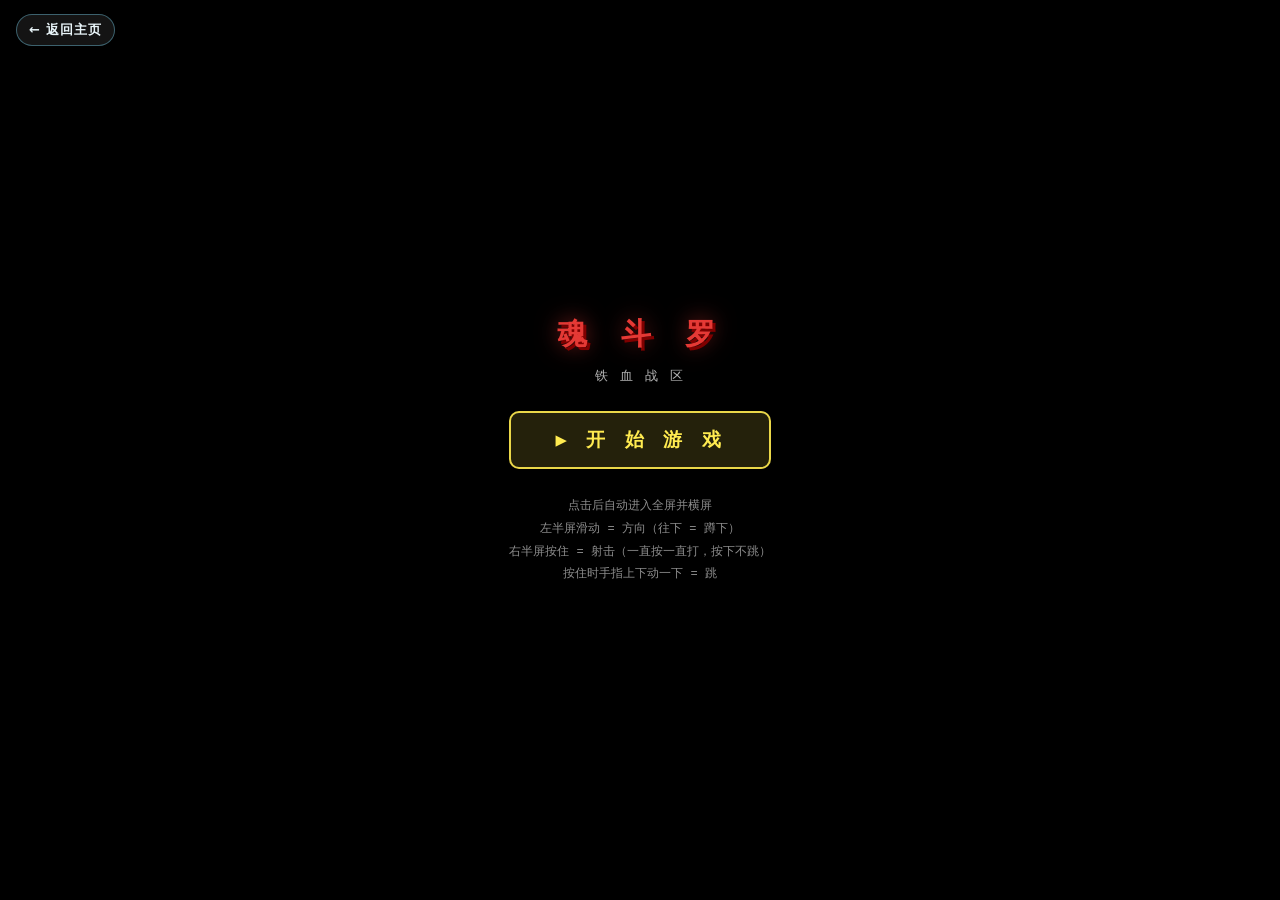
<file: contra.html>
<!DOCTYPE html>
<html lang="zh-CN">
<head>
<meta charset="UTF-8">
<meta name="viewport" content="width=device-width,initial-scale=1,maximum-scale=1,user-scalable=no,viewport-fit=cover">
<meta name="apple-mobile-web-app-capable" content="yes">
<title>魂斗罗 · 铁血战区</title>
<style>
*{margin:0;padding:0;box-sizing:border-box;-webkit-tap-highlight-color:transparent;user-select:none;-webkit-user-select:none}
html,body{width:100%;height:100%;background:#000;overflow:hidden;font-family:"Courier New",monospace}
/* 安全区四边读成 CSS 变量：JS 侧按「逻辑方向」取用。
   R90 旋转兜底时 env() 的上下左右会跟着转反，所以由 safePx() 绕过 env 改用固定边距。 */
:root{
  --sa-top:env(safe-area-inset-top,0px);
  --sa-right:env(safe-area-inset-right,0px);
  --sa-bottom:env(safe-area-inset-bottom,0px);
  --sa-left:env(safe-area-inset-left,0px);
}
/* ---- 全屏 + 横屏 ----
   wrap 永远是「逻辑横屏尺寸」(LW × LH)。
   R90（CSS 顺时针转 90°）用于 iOS 等不支持 screen.orientation.lock 的设备：
   把竖屏画面整个转成横屏观感 —— 玩家把手机向左横倒就看正了。
   两个坑：
   1) 居中必须用 rotate 之前的逻辑尺寸算，即 translate(-50%,-50%) 放在 rotate 后面。
      写反了（先转再转）会因为 translate 百分比按旋转后尺寸算而整体偏出屏幕。
   2) 触摸坐标要反变换（见 toLocal），否则摇杆方向整体歪 90°。 */
#wrap{position:fixed;left:50%;top:50%;width:100%;height:100%;
  transform:translate(-50%,-50%);background:#000;overflow:hidden}
/* R90 时 readSize() 会把宽高显式设成逻辑横屏尺寸（LW×LH），不用 100% */
#wrap.r90{transform:translate(-50%,-50%) rotate(90deg)}
/* 画布尺寸/位置由 layout() 精确计算（内部分辨率 432x243 严格等比），不依赖 object-fit */
#game{position:absolute;left:0;top:0;image-rendering:pixelated;background:#000;touch-action:none}
/* ---------- 触屏按键 ---------- */
.pad{position:absolute;z-index:10;opacity:.78;display:none}
/* 左半屏 = 方向触摸区（整块透明，屏幕上不出现任何摇杆/按键图形，
   按下哪哪就是控制原点，滑动判方向） */
#padL{left:0;top:0;width:50%;height:100%;z-index:9;opacity:1;touch-action:none}
/* 右半屏 = 触摸射击/跳跃区（整块透明，屏幕上不出现任何按键）。
   一落下 = 只开始连射（不跳）；按住时手指纵向动一下 = 跳，见 bindTouchRight。 */
#padR{left:50%;top:0;width:50%;height:100%;z-index:9;opacity:1;touch-action:none}
.pad .b{position:absolute;display:flex;align-items:center;justify-content:center;
  background:rgba(255,255,255,.15);border:2px solid rgba(255,255,255,.45);border-radius:12px;
  color:#fff;font-weight:bold;font-size:22px;text-shadow:0 2px 3px #000;letter-spacing:1px}
.pad .b.on{background:rgba(255,235,80,.55);border-color:#ffeb50;color:#000}
.pad .round{border-radius:50%}
.hid{display:none!important}
/* 顶部按钮 */
#topbar{position:absolute;top:0;left:0;right:0;z-index:12;display:flex;justify-content:space-between;padding:0}
#topbar .tbtn{background:rgba(0,0,0,.45);border:1px solid rgba(255,255,255,.35);color:#fff;
  padding:5px 12px;border-radius:6px;font-size:13px;letter-spacing:1px}
/* #btnHome 独立覆盖为全站统一胶囊（.tbtn 其余按钮不动） */
#topbar #btnHome{background:rgba(255,255,255,.08);border-color:rgba(126,224,255,.38);
  border-radius:999px;
  font-family:-apple-system,"PingFang SC","Microsoft YaHei",system-ui,sans-serif;transition:.15s}
#topbar #btnHome:hover{background:rgba(126,224,255,.18);border-color:#7ee0ff;color:#fff}
/* 右指调节面板 */
#feelPanel{position:absolute;inset:0;z-index:50;background:rgba(0,0,0,.72);
  display:flex;align-items:center;justify-content:center}
#feelPanel .card{width:min(300px,84%);background:rgba(10,10,14,.92);border:2px solid #ffeb50;
  border-radius:12px;padding:18px 18px 14px;color:#fff;text-align:center;touch-action:none}
#feelPanel .t{font-size:15px;letter-spacing:3px;color:#ffeb50;font-weight:bold}
#feelPanel .d{font-size:11px;opacity:.78;line-height:1.7;margin:6px 0 12px}
#feelPanel .preset{display:flex;gap:6px;justify-content:center;margin-bottom:12px}
#feelPanel .p{flex:1;padding:6px 0;border:1px solid rgba(255,255,255,.32);border-radius:6px;
  background:rgba(255,255,255,.06);color:#fff;font-size:12px;cursor:pointer}
#feelPanel .p.on{background:#ffeb50;color:#000;border-color:#ffeb50;font-weight:bold}
#feelPanel .val{font-size:13px;margin:4px 0 12px}
#feelPanel .val b{color:#ffeb50}
#feelPanel .close{padding:7px 30px;border:1px solid rgba(255,255,255,.4);border-radius:6px;
  background:rgba(255,255,255,.1);color:#fff;font-size:13px;cursor:pointer;letter-spacing:3px}
#feelPanel .hid{display:none}
#rotate{position:absolute;inset:0;z-index:30;background:#000;display:none;align-items:center;
  justify-content:center;color:#fff;font-size:16px;text-align:center;line-height:2}

/* ---------- 启动页：点一下 = 全屏 + 横屏 + 开始 ---------- */
#boot{position:absolute;inset:0;z-index:40;background:#000;display:flex;flex-direction:column;
  align-items:center;justify-content:center;gap:26px;color:#fff;cursor:pointer;
  -webkit-user-select:none;user-select:none}
#boot.gone{display:none}
#bootHome{position:absolute;top:14px;left:16px;color:#e8f4f8;font-size:13px;text-decoration:none;
  letter-spacing:1px;cursor:pointer;z-index:46;
  font-family:-apple-system,"PingFang SC","Microsoft YaHei",system-ui,sans-serif;font-weight:600;
  background:rgba(255,255,255,.08);border:1px solid rgba(126,224,255,.38);
  border-radius:999px;padding:6px 12px;transition:.15s}
#bootHome:hover{background:rgba(126,224,255,.18);border-color:#7ee0ff;color:#fff}
#bootTitle{font-size:30px;letter-spacing:8px;font-weight:bold;color:#e53935;
  text-shadow:3px 3px 0 #7f0000,0 0 22px rgba(229,57,53,.6)}
#bootSub{font-size:13px;opacity:.7;letter-spacing:2px;margin-top:-14px}
#bootGo{padding:14px 44px;border:2px solid rgba(255,235,80,.9);border-radius:10px;
  background:rgba(255,235,80,.14);color:#ffeb50;font-size:19px;font-weight:bold;letter-spacing:4px;
  animation:bob 1.5s ease-in-out infinite}
@keyframes bob{0%,100%{transform:scale(1);opacity:.92}50%{transform:scale(1.06);opacity:1}}
#bootTip{font-size:12px;opacity:.55;line-height:1.9;text-align:center;padding:0 24px}
</style>
</head>
<body>
<div id="wrap">
  <canvas id="game"></canvas>

  <div id="topbar">
    <div class="tbtn" id="btnSound">♪ 开</div>
    <div class="tbtn" id="btnFeel">右指调节</div>
    <div class="tbtn" id="btnPause">Ⅱ 暂停</div>
    <div class="tbtn" id="btnHome">⌂ 主页</div>
  </div>

  <!-- 左半屏：整块透明方向触摸区（按下即定控制原点，滑动判方向）。
       屏幕上不画摇杆环/摇杆头 —— 见 bindStick。 -->
  <div class="pad" id="padL"></div>
  <!-- 右半屏：整块透明触摸区，屏幕上不出现任何按键。
       一落下 = 只射击（一直按一直打），按下本身不跳；
       按住时手指纵向动一下（上挑 / 下压） = 跳；第二根手指落下 = 也跳（备用）。
       都见 bindTouchRight。 -->
  <div class="pad" id="padR"></div>

  <div id="rotate">请横屏游玩<br><span style="font-size:13px;opacity:.7">（左半屏按住滑动控制方向，往下 = 蹲下；右半屏按住 = 射击，按住时手指上下动一下 = 跳）</span></div>

  <!-- 启动页：点一下 = 全屏 + 横屏 + 直接开局（横屏/全屏必须在用户手势里调） -->
  <div id="boot">
    <div id="bootHome">← 返回主页</div>
    <div id="bootTitle">魂 斗 罗</div>
    <div id="bootSub">铁 血 战 区</div>
    <div id="bootGo">▶ 开 始 游 戏</div>
    <div id="bootTip">点击后自动进入全屏并横屏<br>左半屏滑动 = 方向（往下 = 蹲下）<br>右半屏按住 = 射击（一直按一直打，按下不跳）<br>按住时手指上下动一下 = 跳</div>
  </div>

  <!-- 右指调节面板：跳跃灵敏度三档预设，点击即生效，localStorage 记忆 -->
  <div id="feelPanel" class="hid">
    <div class="card">
      <div class="t">右指调节 · 跳跃灵敏度</div>
      <div class="d">值越高 = 越稳（不易误跳，但要拨得更快才触发）；<br>值越低 = 越灵敏（更容易触发跳跃）。</div>
      <div class="preset">
        <div class="p" data-v="3.2">灵敏</div>
        <div class="p on" data-v="4.5">标准</div>
        <div class="p" data-v="6.5">稳健</div>
      </div>
      <div class="val">当前档位 <b id="feelVal">标准</b></div>
      <div class="close" id="feelClose">关 闭</div>
    </div>
  </div>
</div>

<script>
"use strict";
/* =====================================================================
   魂斗罗 · 铁血战区   —— 单文件 Canvas 像素横版射击
   键盘：方向键/WASD 移动  K 跳  J 射  L 蹲  P 暂停  M 静音
   手机：左半屏按住滑动 = 方向（原点随按随定），右下 跳/射/蹲
   ===================================================================== */

/* ------------------------- 常量 ------------------------- */
const VW = 432, VH = 243;              // 内部分辨率
const GRAV = 0.42, GRAV_HOLD = 0.24;   // GRAV_HOLD：按住跳键时的上升重力
const SP_RUN = 2.35, SP_JUMP = -5.2, SP_MAX = 6.5;
const WEAPONS = [
  {name:'N', cd:11, col:'#ffffff'},   // 普通
  {name:'S', cd:9,  col:'#ffd23f'},   // 散弹
  {name:'L', cd:7,  col:'#7cf3ff'},   // 激光
  {name:'B', cd:20, col:'#ff6d00'}    // 爆炸弹：命中即爆，范围伤害
];
const PAL = {
  sky1:'#1b2436', sky2:'#341a38', hill:'#232b3a', hill2:'#141b28',   // 暗夜 + 暗紫天空
  dirt:'#3a2b2b', dirt2:'#201414', stone:'#43434e', grass:'#5c1f2a', // 暗土 + 血色苔藓
  white:'#fff', red:'#c62828', blue:'#4a5a8a', yellow:'#ffd23f', grey:'#5a5a5a'
};

/* ------------------------- 像素精灵 ------------------------- */
/* 主角 13x16：.透明 K黑 S肤 R衣 Y带 W白 */
const P_RUN0 = [
"....KKKKK.....",
"...KSSSSSK....",
"...KSWKSSSK...",
"...KSSSSSSK...",
"...KRRRRRK....",
"..KRRRRRRRK...",
".KSRRRRRRSK...",
".KSKRRRRKSSK..",
"..KKRRRRRKK...",
".....RRRR.....",
"...Y..RRR..Y..",
"..RRY.RRR.YR..",
".RRRR..R..RRR.",
".RRR....RRR...",
"..KK....KK....",
".............."];
const P_RUN1 = [
"....KKKKK.....",
"...KSSSSSK....",
"...KSWKSSSK...",
"...KSSSSSSK...",
"...KRRRRRK....",
"..KRRRRRRRK...",
".KSRRRRRRSK...",
".KSKRRRRKSSK..",
"..KKRRRRRKK...",
"...RRRRR......",
"..R.RRR..Y....",
".RR.RRR.YRR...",
".RR..R..RRR...",
"....R...RRR...",
"...KK....KK...",
".............."];
const P_JUMP = [
"....KKKKK.....",
"..KSSSSSSK....",
"..KSWKSSSSK...",
"..KSSSSSSSK...",
"..KRRRRRRK....",
".KRRRRRRRRK...",
"KSRRRRRRRRSK..",
"KSKRRRRRRKSSK.",
"KKKRRRRRRRKKK.",
"...RRRRRRR....",
"..Y.RRRRR.Y...",
".RRYRRRRRYRR..",
".RRRRR.RRRRR..",
"..RRR...RRR...",
".RRR.....RRR..",
"..KK.....KK..."];
const P_DUCK = [
"................",
"................",
"................",
"................",
"................",
"................",
"....KKKKK......",
"...KSSSSSSK....",
"...KRRRRRRRK...",
"..KRRRRRRRRRK..",
"..KSRRRRRRRSK..",
"..KSKRRRRKSSK..",
"..KKRRRRRRKK...",
"....YRRRRRY....",
"...RRRRRRRRR...",
"................"];
/* 敌兵 12x14 */
const E_RUN0 = [
"...KKKKK....",
"..KTTTTTK...",
"..KTWTTSK...",
"..KTTTTTSK..",
"..KPPPPPK...",
".KPPPPPPPK..",
".KPPPPPPPK..",
"..KPPPPPK...",
"...KPPPK....",
"..G..GG..G..",
".GG.GG.GG...",
".GG.GG.GG...",
"...GG.GG....",
"...KK.KK...."];
const E_RUN1 = [
"...KKKKK....",
"..KTTTTTK...",
"..KTWTTSK...",
"..KTTTTTSK..",
"..KPPPPPK...",
".KPPPPPPPK..",
".KPPPPPPPK..",
"..KPPPPPK...",
"..PPPPK.....",
".G.GG.GG...",
".G.GGG.G....",
".G..G..G.G..",
"..G.G..G....",
"...KK.KK...."];

/* ------------------------- 画精灵 ------------------------- */
function drawSprite(sp, x, y, pal, flip, scale){
  scale = scale||1;
  const sw = Math.max.apply(null, sp.map(r=>r.length));
  for(let r=0;r<sp.length;r++){
    const row = sp[r];
    for(let c=0;c<row.length;c++){
      const ch = row[c];
      if(ch==='.'||ch===' ') continue;
      const col = pal[ch] || '#fff';
      const px = flip ? (x + (sw-1-c)*scale) : (x + c*scale);
      ctx.fillStyle = col;
      ctx.fillRect(Math.round(px), Math.round(y + r*scale), scale, scale);
    }
  }
}
const PAL_P = {K:'#101010',S:'#f0b080',W:'#ffffff',R:'#e03b30',Y:'#ffd23f'};
const PAL_E = {K:'#101010',T:'#e8b8a0',W:'#ffffff',P:'#7a3a9a',G:'#3e7a3e'};   // 敌人配色压暗（病态感）

/* ------------------------- 音频 ------------------------- */
const Sound = {
  ac:null, on:true,
  init(){ if(!this.ac){ try{ this.ac = new (window.AudioContext||window.webkitAudioContext)(); }catch(e){} } },
  beep(f,dur,type,vol,slide){
    if(!this.on||!this.ac) return;
    const ac=this.ac, o=ac.createOscillator(), g=ac.createGain();
    o.type=type||'square'; o.frequency.setValueAtTime(f, ac.currentTime);
    if(slide) o.frequency.exponentialRampToValueAtTime(Math.max(40,slide), ac.currentTime+dur);
    g.gain.setValueAtTime(vol||0.06, ac.currentTime);
    g.gain.exponentialRampToValueAtTime(0.0001, ac.currentTime+dur);
    o.connect(g); g.connect(ac.destination); o.start(); o.stop(ac.currentTime+dur);
  },
  shoot(){ this.beep(880,0.07,'square',0.045,300); },
  shootS(){ this.beep(660,0.09,'square',0.05,180); },
  laser(){ this.beep(1400,0.06,'sawtooth',0.035,600); },
  jump(){ this.beep(420,0.10,'square',0.04,760); },
  hit(){ this.beep(200,0.08,'square',0.06,90); },
  boom(){ this.beep(140,0.30,'sawtooth',0.075,40); },
  power(){ this.beep(660,0.06,'square',0.05); setTimeout(()=>this.beep(990,0.10,'square',0.05),60); },
  die(){ this.beep(520,0.5,'sawtooth',0.08,60); }
};

/* ------------------------- 输入 ------------------------- */
const K = {};                       // 键盘状态
const T = {};                       // 触屏状态
/* 右半屏「主动跳跃」的冲量：触发一下 = 按住跳键 N 帧（见 JUMP_HOLD_FR）。
   无论触发来自「指肚落下」「按住时纵向动一下」还是「第二根手指」，都走这里。
   为什么单独开一个计数、不复用 T.jump：
   T.jump 会被 rightClear()（抬手 / 失焦 / 切后台）清零 —— 而玩家做这些动作，
   手指往往触发完就顺势离开了屏幕，跳会被当场掐断，只剩个小跳。
   冲量走独立计数，与手指在不在屏幕上彻底无关：触发一下 = 一次跳满。 */
const PJ = {frames:0};
function held(a){
  return !!(K[a] || T[a] || (a==='jump' && PJ.frames > 0));
}
function dirX(){ return (held('right')?1:0) - (held('left')?1:0); }
function dirY(){ return (held('down')?1:0) - (held('up')?1:0); }

const KEYMAP = {
  ArrowLeft:'left', KeyA:'left', ArrowRight:'right', KeyD:'right',
  ArrowUp:'up', KeyW:'up', ArrowDown:'down', KeyS:'down',
  KeyK:'jump', Space:'jump', KeyZ:'jump',
  KeyJ:'fire', KeyX:'fire', KeyL:'fire'
  // 原先还有 KeyC:'run'（独立蹲键）—— 蹲已改用方向键下，删掉
};
addEventListener('keydown', e=>{
  if(KEYMAP[e.code]!==undefined){ K[KEYMAP[e.code]]=true; e.preventDefault(); }
  // Enter 只负责「开局 / 重开」，不要再调 togglePause —— 否则开局后立刻被暂停，游戏没法玩
  if(e.code==='Enter'){
    if(G.state==='title'||G.state==='over'||G.state==='win') startGame();
    else if(G.state==='pause') togglePause();
  }
  if(e.code==='KeyP') togglePause();
  if(e.code==='KeyM'){ toggleSound(); }
  if(e.code==='Space') e.preventDefault();
});
addEventListener('keyup', e=>{ if(KEYMAP[e.code]!==undefined) K[KEYMAP[e.code]]=false; });

/* ------------------------- 右半屏：单指「按住射击 + 纵向动一下跳」 -------------------------
   老杨的要求：屏幕上不要出现按键，一根手指搞定开枪和跳。

   行为（v12 定稿，单指）：
     ① 手指一碰 → **只射击**（T.fire），按住持续连发 —— 按下本身不跳；
     ①' 按下后的**第一个** touchmove 只用来校正锚点、不作判定（JUMP_GUARD_MOVES）——
        见下方 v12 说明，这一段是浏览器的「落指坐标跳变」，不是玩家的动作；
     ② **按住时手指纵向动一下（上挑 / 下压都行）→ 跳满一整跳**（≈56px），枪不停；
        纵向位移阈值 ≈ 屏幕短边 2.2%（短边 360 时≈8px），上下对称；
     ③ 第二根手指落下 → 也能跳（备用）；
     ④ 抬手 → 射击归零。跳本身走独立冲量，抬手掐不断。

   ⚠️ v9 = **整体删掉「位置分区」**（真机反馈「屏幕右上一点就跳」）。
     那是 v6 引入、v8 保留为「辅助」的分区逻辑：按在右半屏上方 42% 就当帧跳。
     老杨实际拇指落点在屏幕正中，够不到那条分区线，所以：
       · 收益 = 0（他从来不会往那么高按）；
       · 代价 = 误触 —— 打枪时手稍微往上一点，或者随手点在右上角，就白跳一次。
     ⇒ 结论：**一条通路要么用得上、要么删掉，不要留「可能有用」的辅助路。**

   ⚠️⚠️ v10 = 老杨最后一道坎「指肚抬起来才跳」的真正根因：
     v4~v9 六版全都在做**位移判定**（上挑），而位移判定有个先天死结 ——
       **touchstart 那一帧手指还没动，没有任何位移可判**，
       想跳就只能干等手指移动。
     而老杨的动作是「按下去（想跳）→ 发现不跳 → 抬手离开」，
       最后离开前那一段向上位移才凑够阈值 ⇒ 体感永远变成「抬起来才跳」。
     更糟的是「指肚平贴」这个动作在屏幕坐标上恰恰是**向下移**（接触面朝指根扩），
       旧代码 `if(y > RT.swipeY) RT.swipeY = y;` 把下移当「重新瞄准」吃掉了，
       所以他压下去永远不跳，只能靠抬手那一下。
     ⇒ 修法：**跳跃判定整体搬到 touchstart（按下当帧），彻底不管位移。**
       位移通路降级为「按住时的连跳补充」，且改上下对称，不再吃掉下移。

   ⚠️ v11 = 真机反馈：「右手手指一按屏幕就发射子弹同时还跳一下，希望就发射就行了，不要跳一下」。
     ⇒ 把 `JUMP_ON_PRESS` 关掉：**按下只射击，跳跃交回「按住时纵向动一下」。**
       注意这**不是**退回 v9 —— v9 只认「往上挑」、且锚点会被下移一路拽着走，
       所以老杨压平指肚永远不跳、只能靠抬手；
       现在是**双向对称判定 + 锚点锁死在按下点**，
       他「指肚平贴」这个天然的下压动作本身就能触发跳，且不需要抬手。
     ⇒ 可调开关就一个常量，想恢复「按下即跳」把 JUMP_ON_PRESS 改回 true 即可。

   ⚠️ v12 = 关掉「按下即跳」后，老杨仍然反馈「首次按下屏幕时除了发射还跳一下」。
     **真凶不是按下本身，是浏览器的「落指坐标跳变」：**
       手指啪一下贴到屏幕上时，浏览器上报的接触点会**从指尖挪到指肚中心**，
       这一挪本身就产生一个纵向位移（实测 8~14px），已经越过 8.58px 阈值
       ⇒ 落下当帧就补齐一个 touchmove，被当成「指肚落下」判成跳。
     实测证据（模拟 iPhone 390×844，R90）：
       · 纯按下无 move            → pj=0    不跳 ✅
       · 按下后立刻 move 12px     → pj=25   跳 ❌ ← 就是这一下
       · 按下后立刻 move  8px     → 跳     ❌
       · 按下后立刻 move  4px     → 不跳   ✅
       · 按下后隔 60ms 再 move 12px → 跳   ✅ ← 玩家真正「让指肚落下」的动作
     ⇒ 修法：**加落指保护 `JUMP_GUARD_MOVES = 1`** ——
       按下后的**第一个** touchmove 只用来校正锚点（吸收掉落指跳变），不作判定，
       之后的 move 才从「手指落稳的位置」开始算。
       ⚠️ 先用毫秒做过一版（40ms），真机不稳：落指跳变的持续时间跟设备上报频率挂钩，
          模拟环境里两次事件间隔就能超 40ms，保护形同虚设。
          改成「次数」口径后与设备无关，稳定生效。

   ⚠️ 真机返工记（别再走回头路）：
     v1：面积绝对阈值 → 「一按就跳一下」；
     v2：面积相对阈值 + 保持 6 帧 → 「跳不起来」；
     v3：两指法 → 可靠，但违背「一根手指」；
     v4：单指上挑 25px → 「慢半拍、像抬起来才跳」；
     v5：面积路零保持 + 上挑砍到 13px 兜底 → 仍然「抬起来才跳」，但**能用**；
     v6：位置分区(42%) + 上挑 13px 兜底 → 老杨：「能用，抬起来才跳是个小问题」；
     v7：**删掉上挑**、只剩位置分区(35%) → 老杨：「基本不灵」← 反面教材，别再删上挑；
     v8：**恢复上挑为主通路**（阈值 10px），位置分区(42%) 降为辅助；
     v9：**分区整体删除** → 老杨：「屏幕右上一点就跳」= 那条辅助路的误触；
     v10：**跳跃搬到 touchstart 当帧** → 老杨：「指肚一落下就触发」，成了；
          ⇒ 教训：**玩家说「一接触就让我做某事」，判定就必须放在 touchstart。**
     v11：按下即跳**又射又跳** → 老杨：「希望只发射就行，不要跳」= 关掉 JUMP_ON_PRESS。
          ⇒ 教训总纲：**「按下」这个动作在同一个区域只能有一个主语义。**
            右半屏的按下语义是「射击」，跳就必须另找一个触发方式（这里是纵向位移）。
     v12：关掉按下即跳后**按下仍跳一下** = 浏览器落指时的接触点跳变（见上）。
          ⇒ 教训：**touchstart 的坐标不是「手指最终落点」，是「指尖刚碰到的那一点」。**
            任何基于位移的手势，都必须先把落指这一小段挪动滤掉（v12 的 40ms 保护期），
            否则玩家会觉得自己「什么都没动」，角色却反应了。 */
const JUMP_ON_PRESS = false;   // ★【按下即跳】v11 关闭：老杨要「按下只发射，不要跳一下」。
                               // 想恢复成 v10 的「一落下就跳」，改成 true 即可（只影响这一处）。
const JUMP_GUARD_MOVES = 1;    // ★【落指保护】按下后前 N 次 touchmove 只校正锚点、不判定。
                               // 浏览器在手指落到屏幕上时，上报的接触点会从指尖挪到指肚中心，
                               // 这一挪就产生 8~14px 的「凭空位移」（实测已超阈值），
                               // 不滤掉就是老杨说的「一按就跳一下」。
                               // 用「次数」而不是毫秒：它跟设备上报频率挂钩，比时间口径稳。
const JUMP_SWIPE_VEL = 4.5;    // 【默认手感】触发跳跃的竖直速度阈值（60fps 下 px/帧）。
                               // 快拨（上挑/下压的起步 ≈10~30px/帧）远超它 → 跳；
                               // 普通握持微动 / 重新瞄准（≤3px/帧）远低于它 → 不误跳。
                               // 用速度而非位移：手机平板一致、位移多小都灵敏触发，
                               // 但慢速漂移再远也不会误触 —— 灵敏度和防误触同时满足。
                               // ★ 玩家可在「右指调节」面板三档切换，并记忆到 localStorage；
                               //   实际生效读 FEEL.jumpVel（见 padSwipe），此常量仅作默认值。
const FEEL = { jumpVel: JUMP_SWIPE_VEL };   // 玩家可调手感（当前仅跳跃灵敏度）
try{ const _v = parseFloat(localStorage.getItem('contra_feel_jumpVel')||''); if(!isNaN(_v)) FEEL.jumpVel = Math.min(8, Math.max(3, _v)); }catch(e){}
const JUMP_COOLDOWN_MS = 160;  // 跳完的冷却时长：持续快拨/抖手时不会一路连跳；跳一次后需短暂停顿才能再跳
const JUMP_HOLD_FR  = 26;      // 跳一下 = 走满整个上升段（5.2/0.24≈22 帧，留点余量）
                               // 于是不管按下多轻、抬手多快，永远是跳满高度（约 56px）。
const TWO_FINGER_JUMP = true;  // 「第二根手指 = 跳」常开（备用通路）

// 右半屏触摸状态（放模块层：失焦 / 切后台时要从外面清掉，否则会卡住不再响应）
//   j2          当前搭着当「跳」用的第二根手指 id（备用通路；不影响第一根手指持续射击）
//   swipeY      锚点 = **按下点**的纵向坐标，整次按压固定不动（v10 起不再跟随下移）。
//               手指纵向离它 pinch 阈值以上就算跳，往上往下对称。
//   swipeArm    是否处于「可触发」状态。跳一次就落闸，回拉够远才重新预备 ——
//               否则按住时手指上下抖一下就会一路连跳。
//   swipeJumpY  上一次触发的 y，用来量「回拉了多少」
//   guard       落指保护剩余次数。>0 时接下来的 move 只校正锚点、不判定（见 JUMP_GUARD_MOVES）。
//   （跳跃的保持帧不在这里，走独立的 PJ，见 held()）
const RT = {pid:null, j2:null,
            lastY:0, lastT:null, coolT:0, guard:0};

function rightClear(){
  RT.pid = null; RT.j2 = null;
  RT.lastY = 0; RT.lastT = null; RT.coolT = -1e9; RT.guard = 0;   // coolT 初始为极负值：按下后第一跳不被冷却误拦
  T.fire = false; T.jump = false;
}

/* ------------------------- 【跳跃通路】按住时快速纵拨一下 = 跳 -------------------------
   速度判定：记下上一帧的 y 与时间，算竖直速度（归一化到 60fps 的 px/帧）。
   只认「快」——上挑或下压的起步速度达到阈值就跳；慢速移动（重新瞄准、换握、
   指肚慢慢压平）永远低于阈值，绝不误跳。
   为什么用速度：旧版用「离按下点的位移」做阈值，两个问题——① 大屏(平板)短边长，
   阈值被放大到 17px+，拨少了跳不起来(不灵敏)；② 手指慢慢漂移累计够距离也会误跳。
   速度把「拨得快不快」和「移得远不远」解耦：快而短的拨最灵敏，慢而长的漂移最安全。
   跳不写 T.jump，而是给 PJ.frames 一个冲量（见 held()），按完手指顺势离屏也掐不断它。 */
function padSwipe(y, now){
  // ★ 落指保护：按下后前 N 次 move 只吸锚点（接触点从指尖挪到指肚的凭空位移被吃掉），
  //   不判速度。见 JUMP_GUARD_MOVES。
  if(RT.guard > 0){ RT.guard--; RT.lastY = y; RT.lastT = now; return; }
  if(RT.lastT === null){ RT.lastT = now; RT.lastY = y; return; }
  const dt = Math.max(1, now - RT.lastT);
  const vy = (y - RT.lastY) * (1000 / 16.667) / dt;   // 归一化到「60fps 的 px/帧」
  RT.lastY = y; RT.lastT = now;
  if(now - RT.coolT < JUMP_COOLDOWN_MS) return;        // 冷却：防止持续快拨一路连跳
  if(Math.abs(vy) >= FEEL.jumpVel){                  // 起步够快（上挑/下压）→ 跳（阈值玩家可调）
    PJ.frames = JUMP_HOLD_FR;
    RT.coolT = now;
  }
}

function bindTouchRight(zone){
  function down(t){
    if(RT.pid !== null){
      // 已经有一根手指在按（= 正在射击）：第二根手指落下 = 跳
      // 第二根手指跳是独立通路：第一根手指按着射击时，第二根要能反复搭上来跳
      // （v16 的兜底在 document 捕获阶段：残留的射击手指会被 syncTouchLive 当场清掉，
      //   所以能走到这里，说明第一根手指确实还在屏幕上，放心当第二根用。）
      if(RT.j2 === null){ RT.j2 = t.id; T.jump = true; }
      return;
    }
    if(G.state==='title'||G.state==='over'||G.state==='win'){ startGame(); return; }
    if(G.state==='pause'){ togglePause(); return; }
    Sound.init();
    RT.pid = t.id;
    RT.lastY = t.p.y; RT.lastT = performance.now(); RT.coolT = -1e9;   // 连跳速度锚点 = 落点；冷却初始为极负，第一跳不被拦
    RT.guard = JUMP_GUARD_MOVES;                    // ★ 起算落指保护（见 JUMP_GUARD_MOVES）
    T.fire = true;                                  // ① 一接触就射击，按住连续连发
    // ①' 【可选】按下即跳。v11 默认关闭 —— 老杨真机反馈「一按就射还跳一下，
    //    我只想射」。右半屏按下的主语义定成「射击」，跳改由纵向位移触发（见 move）。
    if(JUMP_ON_PRESS) PJ.frames = JUMP_HOLD_FR;
  }
  function move(t){
    if(RT.pid === null || t.id !== RT.pid) return;
    padSwipe(t.p.y, performance.now());             // ② 跳跃通路：按住时快速纵拨（上挑/下压）= 跳
  }
  function up(t){
    // 第二根手指抬起：只把「跳」放掉，射击手指还按着，枪不能停 ——
    // 放掉才能让下一次第二根手指落下重新形成「没按→按下」的边沿，不然只能跳一次。
    if(t && RT.j2 !== null && t.id === RT.j2){ RT.j2 = null; T.jump = false; return; }
    if(RT.pid === null || (t && t.id !== RT.pid)) return;
    // ⑤ 抬手只归零。跳本身走 PJ 冲量，抬手（或按完顺势离屏）掐不断它。
    //    v10 起跳跃的判定全在 touchstart 当帧，抬手与「跳不跳」再无关系 ——
    //    这就是老杨要的「指肚一落下就跳」。
    rightClear();
  }
  // 触摸事件优先（旋转兜底所需的坐标信息走它）；拿不到就退回 pointer。
  if('ontouchstart' in window){
    // p = 视口坐标（R90 旋转兜底下 clientX/Y 是竖屏坐标，不换算纵向位移会判反）
    const w = t=>({id:t.identifier, p:toLocal(t.clientX, t.clientY)});
    zone.addEventListener('touchstart', e=>{ e.preventDefault();
      // 残留的射击手指已在 document 捕获阶段被 syncTouchLive 清掉了（不在就当场清），
      // 到这里直接接管即可，不会被误判成「第二根手指」而白跳一次。
      for(const t of e.changedTouches) down(w(t)); }, {passive:false});
    zone.addEventListener('touchmove', e=>{ e.preventDefault();
      for(const t of e.changedTouches) move(w(t)); }, {passive:false});
    const end = e=>{ e.preventDefault(); for(const t of e.changedTouches) up(w(t)); };
    zone.addEventListener('touchend', end, {passive:false});
    zone.addEventListener('touchcancel', end, {passive:false});
  } else {
    const w = e=>({id:e.pointerId, p:toLocal(e.clientX, e.clientY)});
    zone.addEventListener('pointerdown', e=>{ e.preventDefault();
      try{ zone.setPointerCapture(e.pointerId); }catch(_){}   // 同上，抛了会中断整个处理
      down(w(e)); });
    zone.addEventListener('pointermove', e=>{ if(e.buttons) move(w(e)); });
    zone.addEventListener('pointerup', e=>{ e.preventDefault(); up(w(e)); });
    zone.addEventListener('pointercancel', e=>{ e.preventDefault(); up(w(e)); });
    zone.addEventListener('lostpointercapture', ()=>{ if(RT.pid!==null) up(null); });
  }
  zone.addEventListener('contextmenu', e=>e.preventDefault());
}
bindTouchRight(document.getElementById('padR'));

/* ------------------------- 触摸存活表（全量快照，v16） -------------------------
   【为什么需要它】
   摇杆和射击都是「有状态」的：按下置位、抬手清位。但移动端有一类事件是「有去无回」：
   touchcancel —— 浏览器把这根手指接管成系统手势（全面屏侧滑返回、底部上滑、
   下拉通知栏、双指被识别成缩放…）之后，它**不再产生任何事件**，连 touchend 都没有。
   一旦丢，St.on / RT.pid 就永远举着牌子：
     · 方向锁死在最后一次的值 → 人物一直朝前走、推杆没反应；
     · 新手指按下还会被 `if(St.on) return` 挡在门外 → 彻底锁死，只能刷新页面。

   【v14 为什么没治好 —— 教训（重要）】
   v14 用的是「增量计数 + e.target 路由」：
     document.addEventListener('touchend', e=>{ const box = pick(e.target); if(box) box.n--; }, true)
   这条路有个致命前提：**事件的 target 必须落在 padL/padR 里**。
   可 touchcancel（以及个别浏览器上的 touchend）的 target 并不保证是 touchstart 的那个元素 ——
   系统手势接管时可能报到 body/document 上。pick() 一返回 null，这次就减不掉：
   计数虚高 → 每帧的「本半屏还有没有手指」判断永远为真 → **兜底自己失效了**。
   这就是「偶尔还是卡死」的死因。（增量计数还会因重复/丢失的加减永久漂移，
   它本来就不适合表达「谁还在屏幕上」这个事实。）

   【v16 的正解：全量快照 + 当场校正】
   任意一次触摸事件里，`e.touches` 都是「事件之后仍然在屏幕上的**所有**触点」——
   这是个与 target 无关、且**幂等**的事实源。每次事件直接用它重建 LIVE 集合
   （不是加减，是覆盖），再**当场**校正两个半屏：记着的手指不在 LIVE 里 → 立刻清位。
   于是：不管事件从哪来、target 是谁、加减会不会漏，状态最多错到下一次触摸事件为止。 */
const LIVE = new Set();              // 当前屏幕上所有触点的 identifier（全量覆盖，非增量）
const leftStarters = new Set();      // 曾在「左半区」按下过的手指 id —— 只有这些手指才有资格当摇杆，
                                     // 排除漂移到左区的右手手指抢走摇杆控制权

// 用一次触摸事件的 e.touches 重建存活表，并当场校正左右半屏。
// 写成函数声明是为了提前可用：它被下面的 IIFE 引用，而 St / stickClear 定义在文件更后面，
// 靠「函数提升 + 只在事件回调里运行时访问」保证顺序安全。
function syncTouchLive(e){
  LIVE.clear();
  for(const t of e.touches) LIVE.add(t.identifier);
  // 同步校正（不等下一帧）：牌子举着、人却不在屏幕上了 → 立即清位。
  // 必须在本事件内做完 —— 否则新手指落下时会被挡在门外，要一直等到下一次 pollPad 才恢复。
  if(St.on && !LIVE.has(St.pid)) stickClear();
  if(RT.pid !== null && !LIVE.has(RT.pid)) rightClear();
}

(function touchCounter(){
  // 四个触摸事件全挂（document 捕获阶段，与业务 handler 完全解耦）。
  // touchmove 也要挂：它最频繁，等于给存活表一个「持续的心跳校准」。
  for(const ty of ['touchstart','touchmove','touchend','touchcancel'])
    document.addEventListener(ty, syncTouchLive, true);
  // iOS 专有手势事件：双指时 Safari 会拿它做缩放。全部吞掉，
  // 免得一次双指被识别成 pinch-zoom，进而把这几个触点 cancel 掉。
  for(const ty of ['gesturestart','gesturechange','gestureend'])
    document.addEventListener(ty, e=>e.preventDefault(), {passive:false});
})();

/* 每帧做两件事：
   ① 把「跳一下」的冲量往前走一格（走完 held('jump') 才会放掉，下一次按才有新边沿）；
   ② 兜底再校验一次存活表（见上方 LIVE / syncTouchLive）。
   注意：这里引用到的 St / RT / stickClear / rightClear 都定义在后面，
   但 pollPad 只在主循环里调用，那时它们早已初始化完毕。 */
function pollPad(){
  if(PJ.frames > 0) PJ.frames--;
  if(St.on && !LIVE.has(St.pid)) stickClear();
  if(RT.pid !== null && !LIVE.has(RT.pid)) rightClear();
}

/* ------------------------- 全屏 + 横屏 -------------------------
   老杨要求：一进去就横屏 + 全屏，别让他自己转手机。
   两条路，能用哪条用哪条：
   ① 原生锁：screen.orientation.lock('landscape') —— Android Chrome/桌面支持，
      真正把系统方向锁住，状态栏也跟着横过来，体验最干净。
      必须先 requestFullscreen，且必须在用户手势里调（浏览器硬性要求）。
   ② CSS 旋转兜底：iOS Safari 不支持 orientation.lock，就用 rotate(90deg)
      把竖屏画面整个转成横屏观感 —— 玩家把手机向左横倒就看正了。
      代价：触摸坐标要反变换，摇杆才不会整体歪 90°（见 toLocal）。
   R90 开启时 wrap 用逻辑横屏尺寸，viewport 仍是竖屏，所以要单独算布局。 */
const R90 = {on:false};                 // CSS 旋转兜底是否启用
let LW = 0, LH = 0;                     // 逻辑（横屏）视口尺寸
const wrapEl = document.getElementById('wrap');

function readSize(){
  const W = innerWidth, H = innerHeight;
  // R90：竖屏(高>宽)时启用；转 90° 后逻辑宽高互换。
  // wrap 的 CSS 宽高必须显式设成逻辑尺寸 —— 不能用 100%，
  // 100% 取的是视口尺寸（竖屏 390×844），与 rotate 后的视觉盒子对不上，
  // 结果整个画面会偏出屏幕左边缘（padL 视觉 x 变成负数）。
  if(W < H){ R90.on = true; LW = H; LH = W; }
  else      { R90.on = false; LW = W; LH = H; }
  wrapEl.classList.toggle('r90', R90.on);
  wrapEl.style.width  = LW + 'px';
  wrapEl.style.height = LH + 'px';
}

// 屏幕坐标 → 逻辑（横屏）坐标。R90 下必须换算，否则方向整体转 90°。
// wrap 顺时针转 90° 后，逻辑左上角 → 屏幕右上角，逻辑右下角 → 屏幕左下角：
//   屏幕 x = iw - ly,  屏幕 y = lx
// 反解：ly = iw - sx,  lx = sy。wrap 与视口同宽高（readSize 里已对齐），无需再补偏移。
function toLocal(cx, cy){
  if(!R90.on) return {x:cx, y:cy};
  return { x: cy, y: (innerWidth - cx) };
}

function goFullscreen(){
  const el = document.documentElement;
  const req = el.requestFullscreen || el.webkitRequestFullscreen || el.webkitRequestFullScreen;
  if(!req) return Promise.resolve(false);
  return new Promise(res=>{
    try{ const r = req.call(el); if(r&&r.then) r.then(()=>res(true)).catch(()=>res(false)); else res(true); }
    catch(e){ res(false); }
  });
}
function lockLandscape(){
  const so = screen.orientation;
  if(!so || !so.lock) return Promise.resolve(false);
  return new Promise(res=>{ try{ so.lock('landscape').then(()=>res(true)).catch(()=>res(false)); }catch(e){ res(false); } });
}

// 启动：全屏 → 锁横屏 → 失败则走 CSS 旋转 → 布局 → 开局
let booting = false;
async function bootGame(){
  if(booting) return;          // await 期间用户可能连点，锁住只跑一次
  booting = true;
  Sound.init();
  await goFullscreen();
  await lockLandscape();                 // iOS 上必然失败，交给 R90
  readSize(); layout();
  const b = document.getElementById('boot');
  if(b) b.classList.add('gone');
  startGame();
}

/* ---- 布局：桌面不显示虚拟按键；触屏把按键放到画面两侧留白里，避免遮挡 ----
   isTouch 判定：光看 maxTouchPoints 不够 —— 无头浏览器/部分桌面环境会报 >0，
   会误显示虚拟按键并挡住画面。加 coarse 指针（手指/触屏）作为主判据。
   注意这几个必须放模块层：bootGame() 要调 layout()，写在 init() 里取不到。 */
const rotEl    = document.getElementById('rotate');
const padLEl   = document.getElementById('padL');
const padREl   = document.getElementById('padR');
const topbarEl = document.getElementById('topbar');
const bootEl   = document.getElementById('boot');
const isTouch = matchMedia('(pointer:coarse)').matches
             || (('ontouchstart' in window) && matchMedia('(any-pointer:coarse)').matches);

// 安全区取值：R90 旋转兜底时固定留边（env 在旋转下方向反了），否则读 env
function safePx(side){
  if(R90.on) return (side==='left'||side==='bottom') ? 8 : 0;
  const v = getComputedStyle(document.documentElement).getPropertyValue('--sa-'+side);
  return parseFloat(v) || 0;
}
function layout(){
  readSize();                                  // 决定 R90 与逻辑尺寸 LW×LH
  const W = LW, H = LH;
  // 竖屏提示：R90 兜底已把画面转成横屏了，此时不该再弹「请横屏」
  const rotOn = isTouch && !R90.on && W < H;
  rotEl.style.display = rotOn ? 'flex' : 'none';
  padLEl.style.display = (isTouch && !rotOn) ? 'block' : 'none';
  padREl.style.display = (isTouch && !rotOn) ? 'block' : 'none';

  // 触屏下左右半屏都是整块透明触摸区（方向 / 射击跳跃），不再需要底部按键带，
  // 画面直接铺满全高。顶部按钮浮在画面上（只压天空，不影响操作）。
  const availH = Math.max(120, H);
  const scale = Math.min(W / VW, availH / VH);   // 严格等比，不拉伸
  const dw = Math.floor(VW * scale), dh = Math.floor(VH * scale);
  cv.style.width = dw + 'px';
  cv.style.height = dh + 'px';
  cv.style.left = Math.floor((W - dw) / 2) + 'px';
  cv.style.top  = Math.floor((availH - dh) / 2) + 'px';

  // 安全区按逻辑方向布置：R90 下 env() 的上下左右会跟着旋转反掉，由 safePx 兜住
  topbarEl.style.padding = (safePx('top')+6)+'px '+(safePx('right')+10)+'px 0 '+(safePx('left')+10)+'px';
}
addEventListener('resize', layout);
addEventListener('orientationchange', ()=>setTimeout(layout,120));  // iOS 上事件早于尺寸更新
addEventListener('fullscreenchange', layout);

/* ------------------------- 右指调节面板 ------------------------- */
const feelEl    = document.getElementById('feelPanel');
const feelVal   = document.getElementById('feelVal');
const feelBtns  = Array.prototype.slice.call(document.querySelectorAll('#feelPanel .p'));
const FEEL_PRESETS = { 3.2:'灵敏', 4.5:'标准', 6.5:'稳健' };   // 档位值 → 名称
let feelResume  = false;                 // 打开面板前是否在 play，关闭后据此恢复
function syncFeelUI(){
  const v = FEEL.jumpVel;
  feelVal.textContent = FEEL_PRESETS[v] || ('档'+v.toFixed(1));
  feelBtns.forEach(b=>b.classList.toggle('on', Math.abs(parseFloat(b.dataset.v)-v) < 0.01));
}
function openFeel(){
  feelResume = (G.state==='play');
  if(feelResume) togglePause();          // 打开面板自动暂停，避免调节时被怪打死
  syncFeelUI();
  feelEl.classList.remove('hid');
}
function closeFeel(){
  feelEl.classList.add('hid');
  if(feelResume){ feelResume=false; togglePause(); }   // 关闭后恢复游玩
}
document.getElementById('btnFeel').addEventListener('click', ()=>{ Sound.init(); openFeel(); });
// 返回主页：HUD 右上角按钮 + 启动页左上角链接，均跳回游戏站主页
document.getElementById('btnHome').addEventListener('click', ()=>{ location.href='./index.html'; });
document.getElementById('bootHome').addEventListener('click', (e)=>{
  e.stopPropagation();            // 不触发启动页的"点击开始全屏"
  location.href='./index.html';
});
feelBtns.forEach(b=>b.addEventListener('click', ()=>{
  FEEL.jumpVel = parseFloat(b.dataset.v);
  try{ localStorage.setItem('contra_feel_jumpVel', String(FEEL.jumpVel)); }catch(e){}
  syncFeelUI();
}));
document.getElementById('feelClose').addEventListener('click', ()=>{ closeFeel(); });

/* ------------------------- 浮动摇杆（左半屏，不可见） -------------------------
   ★ v19：屏幕上不再画摇杆环 / 摇杆头。
     老杨：「不要显示方向控制摇杆了，能控制方向就行了，这样会更简洁」。
     判定逻辑一字未动 —— 仍是「按下定原点、按位移量分 8 扇区出方向」，
     只把 ringEl / knobEl 两个视觉元素连同 stickPaint() 一并删掉，
     左半屏变成纯透明触摸区（与右半屏一致），画面上不出现任何控件。
     ⚠️ St.on / St.pid 这套状态与视觉无关，删绘制不影响任何自愈逻辑。

   需求：手指按下左半屏任意位置 → 该点成为「控制原点」；
        滑动时按「相对原点的位移」判定 8 方向；
        手指离开屏幕 → 本次控制结束，方向归零；
        下次再按下 → 重新取原点（不沿用上次的）。
   实现要点：
   - 只认第一根手指（pid），后续触点忽略，避免右手/多指误改方向；
   - 位移 < DEAD_ZONE 视为没动，防止按住时手抖导致方向乱跳；
   - 方向用 atan2 分 8 扇区判定，斜向也有明确的两个轴分量；
   - 写 T.left/right/up/down，因此 dirX()/dirY() 与键盘逻辑完全复用。

   ⚠️ v13 = 「右手按住射击 + 左手推摇杆 → 摇杆卡死」的修复：
     老杨真机反馈：右手指一直按着右半屏开枪时，左手去推左半屏摇杆推不动，
     方向锁死在原处。
     根因：**两个半边用了不一样的事件族** ——
       右半屏（射击/跳）挂的是 touch 事件，真机上一直灵敏；
       左半屏（摇杆）只挂 pointer 事件，在手机上多指场景下会丢
       （pointermove 不再送达 / 被 pointercancel 打断），摇杆就死了。
     （无头 Chrome 复现不出来：横屏、竖屏 R90 两种视口下事件计数都完全正常，
       说明是特定真机浏览器对「多指 + pointer」的处理差异。）
     ⇒ 修法：**摇杆也改成触摸设备优先走 touch 事件**（`'ontouchstart' in window`），
       与右半屏完全对齐；pointer 只留给非触屏环境兜底。
       两端同一事件族，多指语义一致，互不干扰。
     ⇒ 附带加固：pointer 兜底分支里的 lostpointercapture 原先「只要摇杆在控就清空」，
       任何指针的捕获丢失都会误伤摇杆；现在收窄为「丢的正是当前控制手指」才清。

   ⚠️ v14 = 「偶尔还是会锁死」的第一次收尾（**没治好**）：
     v13 统一事件族之后，老杨反馈「偶尔还是会出现方向键锁死」。
     ⇒ 不是事件族的问题了，是**有状态设计本身的漏洞**：
       摇杆靠「按下置位 / 抬手清位」维持 St.on，可移动端有一类「有去无回」的事件 ——
       touchcancel（浏览器把这根手指接管成系统手势：全面屏侧滑返回、底部上滑、
       下拉通知栏…）之后它**不再产生任何事件**，连 touchend 都没有；touchend 本身也可能丢。
       一旦丢，St.on 就永远举着牌子：方向锁死在最后一次的值，
       新手指按下还会被 `if(St.on) return` 挡掉 → 锁死到刷新页面。
     ⇒ v14 的修法：加「存活**计数** + e.target 路由」自愈。**方向对了，实现有坑** ——
       计数只在该事件的 target 落在 padL/padR 里时才加减，而 touchcancel 的 target
       在部分浏览器里会报到 body/document → 减不掉 → 计数虚高 → 兜底永远不触发。
       （详见文件上方 LIVE / syncTouchLive 的完整说明。）

   ⚠️ v16 = 换成「全量快照 + 当场校正」（**正解**）：
     不再用「谁减了谁没减」的计数，直接用每次触摸事件的 `e.touches`（全量、幂等、
     与 target 无关）重建存活表 LIVE，并在**同一个事件里**就把两个半屏校正掉。
     再叠两道：触摸事件全挂 document 捕获（含高频的 touchmove 当心跳）、
     pollPad 每帧兜底校验、padL 的 touchmove 里发现「本区有手指在动却没在控」就重新接管。
     合计四道，且都只依赖「手指现在在不在屏幕上」这一个事实。

   ❌ v17 / v18 已整体回退（老杨：「退回到第 16 版吧」）——**别再往这条路上走**。
     那两版想在 v16 之上再加一套「顶替」策略（本区只剩自己一根手指时，就抢过控制权）：
       v17：加 padSolo() 当场数触点 + resize / orientationchange 直接复位 + 无条件清位；
       v18：把数触点从 elementFromPoint 换成几何判定，resize 复位收窄成「只有 R90 开关翻转才复位」。
     ⇒ 结论：**方向是错的，整体撤掉。** 两条硬教训：
       ① v17 把「复位」挂到了 resize / orientationchange 上，而**真机的 resize 极其频繁**
          （地址栏显隐、全屏切换、软键盘、iOS 视口抖动）—— 每来一次就把摇杆和射击清一遍，
          玩家推着杆却一直被清掉，真机表现「完全无法控制」。
          **铁律：复位动作只能挂在「稀有且语义明确」的事件上；挂到高频事件上 = 直接把功能废掉。**
       ② 「顶替」整套判据都依赖「当场数出来的触点个数」这个中间量，数错（或多算一个幽灵点）
          就会在正常操作时抢走控制权 —— **改坏的风险远大于它能修的那点「极偶尔」。**
     现在就是 v16：只保留「全量快照 + 当场校正 + 每帧校验 + 移动接管」四道，
     判据全部只依赖 `e.touches`（手指现在在不在屏幕上），不引入任何会抢控制权的新规则。 */
const DEAD_ZONE = 14;            // 死区半径（px），小于此位移视为无方向
const St = {on:false, pid:-1, ox:0, oy:0, dx:0, dy:0};

function stickClear(){
  St.on = false; St.pid = -1;
  T.left = T.right = T.up = T.down = false;
}
function stickApply(dx, dy){
  // 按 8 扇区判定方向：左上/上/右上/左/无/右/左下/下/右下
  const d = Math.hypot(dx, dy);
  if(d < DEAD_ZONE){ T.left = T.right = T.up = T.down = false; St.dx = dx; St.dy = dy; return; }
  // 按 8 扇区判定方向（每扇区 67.5° 宽，边界在 22.5°/67.5°）：
  // |cos|>0.9239 → 纯水平；|sin|>0.9239 → 纯垂直；两者都不满足 → 斜向
  // （0.9239²≈0.854<1，所以两个条件天然互斥，不会同时成立）
  const a = Math.atan2(dy, dx);
  const c = Math.cos(a), s = Math.sin(a);
  const ah = Math.abs(c) > 0.9238795;    // cos(22.5°)
  const av = Math.abs(s) > 0.9238795;
  if(ah && !av){ T.left = c < 0; T.right = c > 0; T.up = false; T.down = false; }
  else if(av && !ah){ T.up = s < 0; T.down = s > 0; T.left = false; T.right = false; }
  else if(!ah && !av){ T.up = s < 0; T.down = s > 0; T.left = c < 0; T.right = c > 0; }
  else { T.left = T.right = T.up = T.down = false; }   // 恰在边界上（浮点可能），清空
  St.dx = dx; St.dy = dy;
}
function bindStick(zone){
  // 与下面选事件族用的是同一个判据，这里单独存一份给 down() 用
  const IS_TOUCH = 'ontouchstart' in window;
  // 三个动作与事件族解耦：touch / pointer 两种入口都喂给同一套状态机
  // v16 的守卫：只有在控的那根手指**真的还在屏幕上**时才忽略后续触点。
  //   过去是光看 `St.on` 就 return —— 一旦某根手指被系统静默 cancel（牌子没摘），
  //   后来所有手指都会被这句挡在门外。现在用存活表核实，牌子是假的就直接接管。
  //   非触屏（pointer 兜底）下 LIVE 恒为空，保持原来的「只认第一根手指」。
  const down = (id, p)=>{
    // 标题/结束画面点左半屏 = 开始游戏（画布 pointerdown 被本区遮住，这里补一份）
    if(G.state==='title'||G.state==='over'||G.state==='win'){ startGame(); return; }
    if(G.state==='pause'){ togglePause(); return; }
    // ★ 同 id 再次按下（系统静默回收了旧手指、又复用了同一个 identifier）：
    //   必须当场刷新锚点，否则方向会用「旧手指的起点」推算，一偏就锁死朝前、
    //   而且新手指还会被下面的守卫挡在门外。这里刷新锚点后立即 return。
    if(St.on && id === St.pid){
      St.ox = p.x; St.oy = p.y; St.dx = 0; St.dy = 0;
      T.left = T.right = T.up = T.down = false;
      return;
    }
    if(St.on && (!IS_TOUCH || LIVE.has(St.pid))) return;
    Sound.init();
    St.on = true; St.pid = id;
    St.ox = p.x; St.oy = p.y; St.dx = 0; St.dy = 0;
    T.left = T.right = T.up = T.down = false;
  };
  const move = (id, p)=>{
    if(!St.on || id !== St.pid) return;
    stickApply(p.x - St.ox, p.y - St.oy);
  };
  const up = id=>{
    if(!St.on || (id != null && id !== St.pid)) return;
    stickClear();
  };
  // ★ v13：触屏设备优先走 touch —— 与右半屏同一事件族（见上方 v13 说明）。
  //   原先只挂 pointer，真机「右手按住射击 + 左手推摇杆」时 pointer 事件会丢，摇杆卡死。
  if('ontouchstart' in window){
    const w = t=>({id:t.identifier, p:toLocal(t.clientX, t.clientY)});
    zone.addEventListener('touchstart', e=>{ e.preventDefault();
      for(const t of e.changedTouches){
        leftStarters.add(t.identifier);                 // 记住：这根手指是在左半区按下的
        const q = w(t); down(q.id, q.p);
      } }, {passive:false});
    zone.addEventListener('touchmove', e=>{ e.preventDefault();
      // 兜底接管：只在「确实在左半区按下过的手指」里挑 —— 绝不用漂移到左区的右手手指抢摇杆，
      //   否则会出现「右手指按住屏幕时，左摇杆被右手绑架、方向乱跑/锁死」。
      //   （原点取「手指现在的位置」，所以刚接管这一下方向是空的，手指一动就出方向。）
      if(!St.on && G.state==='play' && e.changedTouches.length){
        for(const t of e.changedTouches){
          if(leftStarters.has(t.identifier)){
            const q = w(t); down(q.id, q.p); break;
          }
        }
      }
      for(const t of e.changedTouches){ const q = w(t); move(q.id, q.p); } }, {passive:false});
    const end = e=>{ e.preventDefault();
      for(const t of e.changedTouches){ leftStarters.delete(t.identifier); up(t.identifier); } };
    zone.addEventListener('touchend', end, {passive:false});
    zone.addEventListener('touchcancel', end, {passive:false});
  } else {
    const w = e=>({id:e.pointerId, p:toLocal(e.clientX, e.clientY)});
    zone.addEventListener('pointerdown', e=>{
      const idle = !(G.state==='title'||G.state==='over'||G.state==='win'||G.state==='pause') && !St.on;
      if(idle) e.preventDefault();
      // setPointerCapture 在「指针已经抬起 / 非活跃指针」时会抛 NotFoundError，
      // 一抛异常整个处理函数就中断，摇杆直接失灵 —— 必须兜住
      try{ zone.setPointerCapture(e.pointerId); }catch(_){}
      const q = w(e); down(q.id, q.p);
    });
    zone.addEventListener('pointermove', e=>{ if(!e.buttons) return; e.preventDefault();
      const q = w(e); move(q.id, q.p); });
    zone.addEventListener('pointerup', e=>{ e.preventDefault(); up(e.pointerId); });
    zone.addEventListener('pointercancel', e=>{ e.preventDefault(); up(e.pointerId); });
    // 捕获丢失只在「丢的正是当前控制手指」时清 —— 别的指针丢失不该波及摇杆
    zone.addEventListener('lostpointercapture', e=>up(e.pointerId));
  }
  zone.addEventListener('contextmenu', e=>e.preventDefault());
}
bindStick(document.getElementById('padL'));
// 切后台 / 窗口失焦时清掉方向，避免回来时人物一直往一个方向走
addEventListener('blur', ()=>{ stickClear(); rightClear(); });
document.addEventListener('visibilitychange', ()=>{ if(document.hidden){ stickClear(); rightClear(); } });

/* ------------------------- 关卡地图 ------------------------- */
/* 地面段：连续可走；空中平台：单向 */
/* 地面段带 gnd 标记：landCheck 用它区分「实心地形」与「悬空平台」，
   台阶跨越只能发生在实心地形之间，否则站在平台上会被吸到地面。*/
function buildMap(){
  const ground = [], plat = [], enemies = [], items = [];
  let x = 0, h = 196, dir = 1;
  while(x < 4160){
    const len = 250 + Math.floor(Math.random()*180);
    ground.push({x:x, y:h, w:len, gnd:true});
    // 起伏：相邻高度差 ≤13
    let nh = h + dir*(6 + Math.random()*7);
    if(nh < 176) { nh = 176; dir = 1; }
    if(nh > 212) { nh = 212; dir = -1; }
    h = nh; x += len;
    // 敌人：每段生成一片敌人（3~6个），位置集中成簇，形成"一片一片"的群感
    const seg = ground[ground.length-1];
    const nEnemies = 3 + Math.floor(Math.random()*4);            // 3~6 个/片
    const clusterX = seg.x + 70 + Math.random()*(Math.max(40, seg.w - 260));
    for(let k=0;k<nEnemies;k++){
      const ePos = clusterX + k*22 + Math.random()*8;            // 一排展开，间隔约22px
      const r = Math.random();
      if(r < 0.55)      enemies.push({type:'soldier', x:ePos, y:0});
      else if(r < 0.85) enemies.push({type:'flyer',   x:ePos, y:0});
      else              enemies.push({type:'turret',  x:ePos, y:0});
    }
    // 空中平台
    if(Math.random() < 0.75 && ground.length>1){
      plat.push({x:ground[ground.length-1].x + 40 + Math.random()*(len-160),
                 w: 70 + Math.random()*70, y: 130 + Math.random()*40});
    }
    // 道具
    if(Math.random() < 0.32){
      items.push({x:seg.x + 60 + Math.random()*(seg.w - 130), y:110 + Math.random()*50, kind:['S','L','E','1UP','B'][Math.floor(Math.random()*5)], got:false});
    }
    // 沟壑：缺口 22~36px（实测跳跃射程 94px，窄坑在手机上也留足起跳窗口）
    if(x > 420 && x < 3980 && Math.random() < 0.5){
      x += 22 + Math.floor(Math.random()*15);
    }
  }
  ground.push({x:x, y:h, w:700, gnd:true});   // 终段平地（BOSS 战场）
  // BOSS 前哨
  plat.push({x:4150, w:90, y:150});
  plat.push({x:4300, w:90, y:118});
  items.push({x:4200, y:132, kind:'S', got:false});
  items.push({x:4360, y:100, kind:'1UP', got:false});
  const MAPW = x + 700;
  return {ground, plat, enemies, items, w:MAPW, bossX:MAPW-260};
}

/* ------------------------- 状态 ------------------------- */
let cv, ctx, map, P, bullets, ebullets, effects, cam, boss;
let G = { state:'title', score:0, hi:0, lives:0, over:false, shake:0, banner:'', bannerT:0, t:0, kills:0, cp:70 };

function newGame(){
  map = buildMap();
  G.score = 0; G.lives = 5; G.state='play'; G.kills = 0; G.banner='第一关 · 血月战场'; G.bannerT = 150;
  cam = {x:0, y:0, lock:null};
  bullets = []; ebullets = []; effects = [];
  boss = null;
  G.cp = 70;                       // 检查点：每前进一段就打点
  P = {
    x:70, y:150, w:10, h:16, vx:0, vy:0, dir:1, onGround:false, stand:null,
    frame:0, anim:0, duck:false, jumpHold:0, fireCd:0, weapon:0,
    inv:90, dead:false, deadT:0, spawnT:0, air:0, jumpReq:false, wasJump:false,
    drop:false   // 空降入场中（新英雄从屏幕左上角垂直降落，见 updatePlayer/respawn）
  };
  // 复活玩家到安全的地面段
  const g0 = groundAt(70) || map.ground[0];
  P.x = 70; P.y = g0.y - P.h; P.vx = 0; P.vy = 0;
}
function startGame(){ Sound.init(); newGame(); }

function togglePause(){
  if(G.state==='play'){ G.state='pause'; }
  else if(G.state==='pause'){ G.state='play'; }
}
function toggleSound(){ Sound.on = !Sound.on; document.getElementById('btnSound').textContent = Sound.on?'♪ 开':'♪ 关'; }
document.getElementById('btnPause').addEventListener('click', ()=>{ Sound.init(); togglePause(); });
document.getElementById('btnSound').addEventListener('click', ()=>{ Sound.init(); toggleSound(); });

/* ------------------------- 工具 ------------------------- */
function groundAt(x){           // 地面只有一层不重叠，找到 x 所在的那段即可
  for(const g of map.ground){
    if(x >= g.x && x <= g.x + g.w) return g;
  }
  return null;
}
// 台阶自动跨越的最大高差（地形相邻段高差 6~13px，留 2px 余量）
// 只给敌兵用：敌兵要一路走到底，卡在台阶上会堵路/掉沟。
const STEP_UP = 15;
// 玩家的「可自动跨过的微小起伏」容差。超过它的才是「明显台阶」，必须跳上去。
// 取 5 有两个硬约束，两边都卡着，不能随便改：
//   上界：buildMap 里 nh 会被 clamp 到 [176,212]，本应 6~13px 的高差会被压到 3~5px，
//         所以容差必须 ≥ 5，否则这种「视觉上看不出是台阶」的 3~5px 起伏会把玩家卡死。
//   下界：真正的地形高差最小 6px，容差必须 < 6，否则 6px 台阶会被自动滑上去。
// 另一个必须守住的点：stepWall 和这里吸附必须用同一个基准（上一帧脚底 feetPrev）。
// 曾经这里用 feetNow（移动后），每帧重力会让它比地面高 0.42px，
// 于是高差 3px 时 stepWall 判「能过」（3≤3）而吸附判「不能过」（3.42>3），
// 中间裂出 1px 死缝：人被推回来又不吸附，原地来回弹，卡死。
const STEP_TOL = 5;
function landCheck(p, prevY){
  // 单向平台 + 地面。用「上一帧脚底」判落点，防高速下坠穿透。
  const feetPrev = prevY + p.h;
  const feetNow  = p.y + p.h;
  // 脚下横向范围（左右各留 1px 余量，避免段边界出现判定空洞）
  const lx = p.x - 1, rx = p.x + p.w + 1;
  let target = null;
  const consider = (g)=>{
    if(lx < g.x + g.w && rx > g.x){                     // 脚下有这块地
      if(g.y >= feetPrev - 1 && g.y <= feetNow && (!target || g.y < target.y)) target = g;
    }
  };
  for(const g of map.ground) consider(g);
  for(const s of map.plat) consider(s);
  if(target && p.vy >= 0){
    p.y = target.y - p.h; p.vy = 0; p.onGround = true; p.stand = target; return;
  }
  // ---- 微小起伏吸附 ----
  // 只吸附 ±STEP_TOL 以内的误差（浮点、段边界的 1px 级抖动），让玩家稳稳站在当前地面上。
  // 绝不能在这里把 6~13px 的台阶一起吸附上去 —— 那正是「走过去自动滑上台阶」的根因
  // （老代码容差是 STEP_UP=15，比地形最大高差还大，等于地形对玩家完全无台阶）。
  // 真正的台阶由 stepWall() 在水平方向挡住，玩家必须跳过去。
  // 悬空平台不参与（否则站在平台上会被吸到地面）。
  if(p.vy >= 0){
    let step = null;
    for(const g of map.ground){
      if(!(lx < g.x + g.w && rx > g.x)) continue;
      // 基准必须是 feetPrev（上一帧脚底），不能是 feetNow：
      // feetNow 含本帧重力位移（+0.42），会和 stepWall 的判据错开一条缝，
      // 高差刚好等于 STEP_TOL 时两边给出相反结论 → 卡死。详见 STEP_TOL 的注释。
      const rise = feetPrev - g.y;                       // >0 = 地面在脚底之上
      if(rise > -1 && rise <= STEP_TOL && (!step || g.y < step.y)) step = g;
    }
    if(step){ p.y = step.y - p.h; p.vy = 0; p.onGround = true; p.stand = step; return; }
  }
  p.onGround = false; p.stand = null;
}

/* 台阶侧壁：返回挡在前进方向上的台阶侧面 x 坐标，没有阻挡返回 null。
   判据两条，缺一不可：
     ① 新位置脚下横向压到这块实心地面（lx/rx 与 landCheck 同一套 1px 余量）
     ② 这块地面的顶面比「移动前的脚底」高出 STEP_TOL 以上 —— 也就是「腿抬不过去」

   feetPrev 必须传「本帧移动之前」的脚底高度，绝不能传移动后的：
   玩家跳起来落在台阶上的那一帧，脚底正从台阶顶面上方穿过来（移动前在顶面之上、
   移动后已到顶面之下），拿移动后的值判会把它误当成「侧面撞墙」，
   于是刚跳上去就被横推回台阶外边 —— 表现为「跳了也没用」。
   拿移动前的值判就把两种情况天然分开了：
     · 上一帧脚底已在台阶顶面之上 → 不挡，交给 landCheck 落地（踩上去）
     · 上一帧脚底低于顶面 → 挡住了（侧面撞墙）
   单向平台 map.plat 不参与 —— 它本来就是从下面能顶穿的。
   为什么必须在水平方向做：老代码 P.x 无脑加、纵向 landCheck 又把 ≤15px 高差
   直接吸附上去，于是任何台阶都能「滑」上去。 */
function stepWall(newX, feetPrev, dir){
  const lx = newX - 1, rx = newX + P.w + 1;
  let side = null, top = Infinity;
  for(const g of map.ground){
    if(!(lx < g.x + g.w && rx > g.x)) continue;
    if(feetPrev - g.y <= STEP_TOL) continue;           // 脚抬得够高，能迈过去
    if(g.y < top){ top = g.y; side = dir > 0 ? g.x : (g.x + g.w); }
  }
  return side;
}
function clamp(v,a,b){ return v<a?a:(v>b?b:v); }

/* ------------------------- 粒子/文字 ------------------------- */
function boom(x,y,n,col){
  n = n||10;
  for(let i=0;i<n;i++){
    const a = Math.random()*Math.PI*2, s = 0.6+Math.random()*2.6;
    effects.push({t:'p', x:x, y:y, vx:Math.cos(a)*s, vy:Math.sin(a)*s-0.5,
                  life:18+Math.random()*20, col:col||PAL.yellow, r:1+Math.random()*2});
  }
  effects.push({t:'r', x:x, y:y, r:2, life:9, col:col||PAL.white});
}
function pop(x,y,txt,col){ effects.push({t:'t', x:x, y:y, txt:txt, life:52, col:col||PAL.white}); }

/* ------------------------- 玩家 ------------------------- */
function updatePlayer(){
  if(P.dead){ P.deadT++; P.vy += GRAV; P.y += P.vy; if(P.deadT>80) respawn(); return; }
  if(P.drop){
    // 空降入场：新英雄从屏幕左上角垂直降落，落地前不可操作（无敌由 inv 兜底）
    P.y += P.vy;
    const g = groundAt(P.x);
    if(g && P.y + P.h >= g.y){ P.y = g.y - P.h; P.vy = 0; P.drop = false; P.onGround = true; }
    return;
  }
  if(P.inv>0) P.inv--;
  if(P.fireCd>0) P.fireCd--;
  if(P.spawnT>0) P.spawnT--;

  // 蹲下 = 方向键「下」（触屏摇杆往下推 / 键盘 ↓ 或 S）。
  // 原先是右下角一个独立的「蹲」按钮，老杨要求撤掉、改用方向下代替。
  // 要求踩在地面且竖直速度归零，空中按着下不算蹲。
  P.duck = held('down') && P.onGround && P.vy===0;
  const dx = dirX(), dy = dirY();

  // 水平：蹲下不能移动（和原版魂斗罗一致，趴下只能原地打）
  P.vx = dx * (P.duck ? 0 : SP_RUN);
  // 蹲着也要转身。原来这里带 !P.duck，蹲住时朝向不变 ——
  // 换成方向下触发后这就不行了：蹲着按左/右会变成「人朝右、枪朝左下」，
  // 枪看起来从背后伸出来（绘制端按瞄准方向挂肩，和身体朝向对不上）。
  if(dx!==0 && P.onGround && P.vy===0) P.dir = dx;

  // 跳跃：点按小跳，按住高跳
  const jh = held('jump');
  if(jh && !P.wasJump) P.jumpReq = true;
  P.wasJump = jh;
  if(P.jumpReq && P.onGround){ P.vy = SP_JUMP; P.onGround = false; P.jumpReq = false; P.air = 1; Sound.jump(); }

  // 重力：上升且按住跳键时用小重力（跳得高），否则正常重力
  const rising = P.vy < 0;
  P.vy += (rising && jh) ? GRAV_HOLD : GRAV;
  if(P.vy>SP_MAX) P.vy = SP_MAX;
  const prevY = P.y;
  P.x += P.vx; P.y += P.vy;

  // ---- 台阶阻挡 ----
  // 走到明显台阶前会被卡在台阶侧面，必须跳上去（跳起后脚底高过台阶顶面才放行）。
  // 贴到台阶侧面上而不是回退整帧位移，这样人正好贴着台阶边、不会来回抖。
  // 必须在 landCheck 之前：先挡住横向，纵向吸附才不会把玩家抬上台阶。
  // 基准用 prevY + P.h（移动前的脚底），理由见 stepWall 的注释。
  if(P.vx !== 0){
    const d = P.vx > 0 ? 1 : -1;
    const side = stepWall(P.x, prevY + P.h, d);
    if(side !== null){
      P.x = d > 0 ? side - P.w - 1 : side + 1;
      P.vx = 0;
    }
  }

  // 边界
  const xMin = cam.x + 2, xMax = cam.x + VW - 12;
  if(P.x < xMin){ P.x = xMin; P.vx = 0; }
  if(P.x > xMax){ P.x = xMax; P.vx = 0; }

  landCheck(P, prevY);

  // 检查点：落地且前进了 220px 以上就打点（要求脚下前后都有实地，且不在沟边）
  if(P.onGround && !boss && P.x > G.cp + 220 && groundAt(P.x-8) && groundAt(P.x+40) && groundAt(P.x+90)){
    G.cp = P.x;
  }

  // 顶部封顶，避免飞出画面
  if(P.y < 8){ P.y = 8; if(P.vy<0) P.vy = 0; }

  // 掉沟：无敌帧挡不住坠落，直接判死（否则会一路掉到画面外）
  if(P.y > VH+40){ P.inv = 0; killPlayer(); }

  // 动画
  // P.frame 的取值域是 {0,1,2}：0/1 = 两张走路帧，2 = 跳跃帧。
  // 老杨报的 bug：跳一下之后走路不动了，像在地面上滑 —— 根因是这里用了 `P.frame ^= 1`。
  // 跳跃后 frame=2，落地行走时 2^1=3、3^1=2，在 {2,3} 里震荡；
  // 而 playerSprite() 那边是 `P.frame ? P_RUN1 : P_RUN0`，任何非 0 都取 P_RUN1，
  // 于是永远显示同一张走路帧 —— 腿不动，只有人在位移。
  // 修法：走路帧切换显式在一对帧号之间翻，绝不让 2 参与运算；
  // 落地静止时复位到 0（站姿），否则会残留跳跃帧让人站着摆出半走的姿势。
  if(P.onGround && dx!==0){
    // 刚落地（上一帧还是跳跃帧 2）：立刻从走路循环第一帧重新起步。
    // 不做这一步的话，帧翻转要等 `anim%6===0` 的边界才发生，
    // 落地后最多有 5 帧（83ms）还挂着跳跃帧 —— 看起来像落地瞬间「定」了一下。
    if(P.frame === 2){ P.frame = 0; P.anim = 0; }
    P.anim++;
    if(P.anim%6===0) P.frame = P.frame===0 ? 1 : 0;
  } else {
    P.frame = (P.vy<0 || !P.onGround) ? 2 : 0;
  }

  // 射击
  if(held('fire') && P.fireCd<=0 && P.spawnT<=0) fire();
}

/* 瞄准角（返回「世界角度」，供 fire() 直接算 vx/vy，也供绘制端用）
   老杨报的 bug：人转身朝左、枪口也朝左，不按方向键时子弹却往右飞，像从背心穿出去。
   根因：老代码在 dx===0（没按左右）时无条件 return 0（朝右），压根没看 P.dir。

   修法 —— 引入「水平基准 h」，三级取值，顺序不能乱：
     ① 有左右输入          → 用输入（允许朝背后方向开枪，这是玩家主动要的）
     ② 只有上/下、没有左右 → h=0，走垂直射（-90 / 90），保持 FC 原味。
                               注意这里不能退回用 P.dir，否则面朝左按上会歪成左上斜 135°，
                               那是「没按左右就继承朝向」这个 bug 的变种，只是换了个方向犯。
     ③ 完全没按任何方向    → 用 P.dir，子弹从枪口方向出去。
   P.dir: 1=朝右，-1=朝左。 */
function aimAngle(){
  const dy = dirY(), dx = dirX();
  // hasH：玩家是否真的按了左右。斜/垂直的判据必须用它，不能用 h!==0 ——
  // 因为「完全没按方向」时 h 会取 P.dir（非 0），用 h!==0 判断会让垂直分支永远走不到。
  const hasH = dx !== 0;
  if(P.duck){
    // 蹲着：上=垂直上/上斜；不按上，没按左右就平射（按朝向）
    if(held('up')) return hasH ? (dx>0 ? -45 : -135) : -90;
    return hasH ? (dx>0 ? 45 : 135) : (P.dir>0 ? 0 : 180);
  }
  if(dy===-1) return hasH ? (dx>0 ? -45 : -135) : -90;   // 上斜 / 垂直上
  if(dy===1)  return hasH ? (dx>0 ? 45  : 135)  : 90;    // 下斜 / 垂直下
  return (hasH ? dx : P.dir) > 0 ? 0 : 180;               // 平射：朝向哪边就打哪边
}
/* ---- 枪的锚点：必须和「身体」用同一条镜像轴，否则转身后枪会跟身体脱开 ----
   drawSprite() 的翻转是在精灵自身框内完成的（`x + (sw-1-c)`），框左边缘恒为 x，
   所以身体的镜像轴永远是「躯干中线」= P.x + (sw-1)/2，不是 P.x。
   老代码写 `Math.cos(ang)>=0 ? 2 : -2` 再配 rotate(180°)，等于绕 P.x 镜像，
   与身体差了半个精灵宽（主角精灵 sw=14，实测差 12px）：
   朝右时枪贴着身体，朝左时枪+手整块甩到身体左侧外面 —— 看着像「换了一把枪」。
   实测包围盒：朝右 枪 dx[6,12]；朝左 枪 dx[-13,-1]（甩出精灵框外）。
   朝右保持原样（+2，玩家看惯的姿势），左向取关于躯干中线的镜像点。
   注意镜像点要 +1：rotate(180°) 下局部像素列 u 映射到世界列 sx-1-u（半开区间），
   算出来是 `2*cx-(px+2)+1 = P.x + sw - 2`，写成 sw-3 会差 1px（实测过，别改回去）。 */
function playerSprite(){ return P.duck ? P_DUCK : (P.onGround ? (P.frame?P_RUN1:P_RUN0) : P_JUMP); }
const SPR_W = new WeakMap();   // 精灵宽度缓存：精灵是常量数组，宽度不变，一次计算永久复用
function spriteW(sp){
  if(SPR_W.has(sp)) return SPR_W.get(sp);
  let w = 0;
  for(const row of sp) if(row.length > w) w = row.length;
  SPR_W.set(sp, w);
  return w;
}
function gunAnchorOff(angRad){
  const sw = spriteW(playerSprite());
  return Math.cos(angRad) >= 0 ? 2 : (sw - 2);
}
/* 枪口离锚点的距离。绘制里枪身是 rect(4,-2,7,4)，末端在局部 x=11；
   fire() 的子弹起点必须用同一个值，否则子弹不从画出来的枪口出去。 */
const GUN_REACH = 11;
/* 枪身高度锚点：与 drawPlayer 的 sy 一致（蹲姿 +11，不是 +13） */
function gunAnchorY(){ return P.duck ? 11 : 8; }

function fire(){
  const w = WEAPONS[P.weapon];
  P.fireCd = w.cd;
  const ang = aimAngle()*Math.PI/180;
  // 枪口与 drawPlayer 共用 gunAnchorOff / gunAnchorY / GUN_REACH，
  // 保证子弹就是从「画出来的那根枪管」里出去的。
  const ax = P.x + gunAnchorOff(ang), ay = P.y + gunAnchorY();
  const muzzle = {x:ax+Math.cos(ang)*GUN_REACH, y:ay+Math.sin(ang)*GUN_REACH};
  if(P.weapon===0){
    bullets.push({x:muzzle.x,y:muzzle.y,vx:Math.cos(ang)*5.4,vy:Math.sin(ang)*5.4,dmg:1,col:PAL.white});
    Sound.shoot();
  } else if(P.weapon===1){
    for(let i=-2;i<=2;i++){
      const a = ang + i*0.16;
      bullets.push({x:muzzle.x,y:muzzle.y,vx:Math.cos(a)*5.1,vy:Math.sin(a)*5.1,dmg:1,col:PAL.yellow,life:26});
    }
    Sound.shootS();
  } else if(P.weapon===2){
    bullets.push({x:muzzle.x,y:muzzle.y,vx:Math.cos(ang)*8.5,vy:Math.sin(ang)*8.5,dmg:3,col:'#7cf3ff',pierce:true,life:30});
    Sound.laser();
  } else {
    // 爆炸弹：直线重弹（偏慢），命中敌人/BOSS 即爆炸，范围伤害（见 explodeBomb）
    bullets.push({x:muzzle.x,y:muzzle.y,vx:Math.cos(ang)*4.2,vy:Math.sin(ang)*4.2,dmg:3,col:'#ff6d00',bomb:true,life:60});
    Sound.shoot();
  }
  // 后坐闪
  effects.push({t:'r', x:muzzle.x, y:muzzle.y, r:1, life:4, col:PAL.white});
}

function killPlayer(){
  if(P.inv>0 || P.dead) return;
  P.dead = true; P.deadT=0; P.vy=-5; Sound.die(); G.shake=10;
  boom(P.x+5, P.y+8, 20, PAL.orange||'#ff9800');
}
/* ------------------------- 复活点 ------------------------- */
/* 关键：落点必须验证"脚下确有实地"，否则复活后会直接掉沟里反复摔死。
   另外落点要离坑边足够远——复活在坑边 6px 处，玩家看不清就掉下去了。
   BOSS 战还有个坑：战场是一整段 700px 宽的平地，起点在 bossX-440，
   用 "g.x > bossX-200" 判断根本排除不掉，玩家会复活在 BOSS 枪口下反复送死。*/
const SAFE_MARGIN = 30;         // 落点距地面段两端的最小距离
function safeSpot(x){
  // 落点前后 SAFE_MARGIN 内都必须是实地，且该处地面高度要与目标段一致
  if(!groundAt(x - SAFE_MARGIN) || !groundAt(x + SAFE_MARGIN)) return null;
  const g = groundAt(x);
  if(!g) return null;
  return g;
}
function pickRespawn(){
  // BOSS 战：战场段整段排除，改为在战场左端找落点（离 BOSS 越远越好）
  if(boss){
    const bx = map.bossX - 210;                       // 战场左侧安全区
    let x = bx, g = groundAt(bx);
    if(g){
      x = clamp(bx, g.x + SAFE_MARGIN, g.x + g.w - SAFE_MARGIN);
      // 战场段内部一般没有坑，但还是验一次
      if(!safeSpot(x)) g = null;
    }
    if(!g){
      // 往左找最近的、足够宽且落点安全的实地段
      let best = null;
      for(const s of map.ground){
        if(s.w < 90) continue;
        const cx = clamp(bx, s.x + SAFE_MARGIN, s.x + s.w - SAFE_MARGIN);
        if(!safeSpot(cx)) continue;
        if(!best || Math.abs(cx - bx) < Math.abs(best.x - bx)) best = {x:cx, g:s};
      }
      if(best) return best;
      const s2 = map.ground[map.ground.length-1];
      return {x:clamp(bx, s2.x + 24, s2.x + s2.w - 24), g:s2};
    }
    return {x:x, g:g};
  }
  const cands = [];
  // 以检查点为中心，向两侧找可用地面段（越近越优先）
  for(const g of map.ground){
    if(g.w < 90) continue;
    const near = clamp(G.cp, g.x + SAFE_MARGIN, g.x + g.w - SAFE_MARGIN);
    cands.push({g:g, x:near, dist:Math.abs(near - G.cp)});
  }
  if(!cands.length){
    const g = map.ground[0];
    return {x:clamp(G.cp, g.x + 24, g.x + g.w - 24), g:g};
  }
  cands.sort((a,b)=>a.dist-b.dist);
  for(const c of cands){
    // 落点前后要有足够的落脚空间（远离坑边）
    if(safeSpot(c.x)) return {x:c.x, g:c.g};
  }
  // 全部候选都不安全（段太窄）→ 取离检查点最近的一段，居中放
  const c = cands[0];
  const x = clamp(G.cp, c.g.x + 10, c.g.x + c.g.w - 10);
  return {x:x, g:c.g};
}
function respawn(){
  G.lives--;
  if(G.lives < 0){ gameOver(); return; }
  // 重生点 = 当前屏幕左端的地面（新英雄从屏幕左上角空降落下，画面连续不动、不闪）
  const bx = cam.x + 16;
  let g = groundAt(bx);
  if(!g){   // 屏幕左端恰是沟壑，向右在屏幕内找最近的实地
    for(const s of map.ground){
      if(s.x + s.w <= bx) continue;
      if(s.x > cam.x + VW) break;
      g = s; break;
    }
  }
  if(!g) g = pickRespawn().g || map.ground[0];
  const landY = g.y;
  // 清掉重生点周围的敌方弹幕，避免"一落地就被打死"
  for(let i=ebullets.length-1;i>=0;i--){
    if(Math.abs(ebullets[i].x - bx) < 120 && Math.abs(ebullets[i].y - landY) < 100) ebullets.splice(i,1);
  }
  // 清掉重生点附近的敌人，防止"复活→被同一个敌人打死"死循环
  for(const e of map.enemies){
    if(e.active && !e.dead && Math.abs(e.x - bx) < 240){ e.active = false; e.passed = true; }
    else if(e.active && !e.dead) e.cd = Math.max(e.cd, 70);   // 其余敌人给个缓冲
  }
  // 空降入场：锁定相机在死亡画面（画面连续不动、不闪），新英雄从屏幕左上角垂直降落
  cam.lock = cam.x; cam.smooth = 30;
  P.x = bx; P.y = landY - P.h - 50; P.vx = 0; P.vy = 2.2;
  P.drop = true; P.dead = false; P.inv = 100; P.spawnT = 0; P.weapon = 0;
  // 必须重置跳跃输入状态：否则"死时按住跳键"会让 wasJump 停在 true，
  // 复活后再也触发不了跳跃，玩家会一路掉沟反复摔死
  P.wasJump = false; P.jumpReq = false; P.onGround = false; P.air = 0;
  P.jumpReq = false; P.wasJump = false; P.jumpHold = 0;
  P.vx = 0;   // vy 保持上方空降起点设置的 2.2，落地时由 updatePlayer 清零
  // 注：空降重生时相机已锁定在死亡画面（上方 cam.lock = cam.x），
  // 不再做"相机同步到复活点"，否则会把镜头从死亡画面拽到复活点、画面跳闪。
  // BOSS 战镜头锁定时：确认复活点落在锁定画面内，并给 BOSS 一个开场缓冲，
  // 免得玩家一复活就被下一轮弹幕或 BOSS 本体扫到
  if(boss && !boss.dead){
    // 锁定镜头时 cam.x 每帧会被 cam.lock 覆盖，所以边界要用 cam.lock 算
    const cx = (cam.lock != null) ? cam.lock : cam.x;
    if(P.x < cx + 40) P.x = cx + 40;
    if(P.x > cx + VW - 40) P.x = cx + VW - 40;
    boss.cd = Math.max(boss.cd, 110);
    boss.x = clamp(boss.x, cx + 110, Math.min(cx + VW - 110, map.w - 10));
  }
}
function gameOver(){
  G.state = 'over'; G.over = true;
  if(G.score > G.hi) G.hi = G.score;
  try{ localStorage.setItem('contra_hi', String(G.hi)); }catch(e){}
}

/* ------------------------- 敌人 ------------------------- */
function spawnEnemies(){
  // 同屏敌人数量上限，避免新手被弹幕淹没
  let live = 0;
  for(const e of map.enemies) if(e.active && !e.dead) live++;
  for(const e of map.enemies){
    if(e.dead || e.active || e.passed) continue;     // 已滚出左侧的敌人不再回收重生
    if(live >= 7) break;
    if(e.x > cam.x + VW + 30) continue;
    e.active = true; live++;
    e.hp = e.type==='turret'?4:2;
    e.vx = 0; e.vy = 0; e.cd = 40 + Math.random()*60;
    e.anim = 0; e.t = Math.random()*100;
    if(e.type==='soldier'){
      const g = groundAt(e.x);
      if(!g){ e.passed = true; return; }            // 坑上方不刷兵
      e.dir = e.x > P.x ? -1 : 1;
      e.y = g.y-14;
    } else if(e.type==='turret'){
      const g = groundAt(e.x);
      if(!g){ e.passed = true; return; }
      e.y = g.y-12;
    } else {
      e.y = 90 + Math.random()*40;
      e.baseY = e.y;
    }
  }
}

function updateEnemies(){
  for(const e of map.enemies){
    if(!e.active || e.dead) continue;
    if(e.x < cam.x - 60){ e.active = false; e.passed = true; }        // 甩出屏外回收
    e.t++;
    if(e.cd>0) e.cd--;
    if(e.type==='soldier'){
      e.anim++;
      e.x += e.dir*0.62;
      // 转向玩家
      if(Math.abs(e.x-P.x)<70 && e.x>P.x) e.dir=-1;
      else if(Math.abs(e.x-P.x)<70 && e.x<P.x) e.dir=1;
      // 边缘/障碍跳（仅在落地或下落时起跳，避免滞空复读）
      const gAhead = groundAt(e.x + e.dir*9);
      if(!gAhead && e.vy >= 0) e.vy = SP_JUMP*0.9;
      const evy0 = e.y;
      e.vy = Math.min(e.vy+GRAV, SP_MAX);
      e.y += e.vy;
      const gy = groundAt(e.x);
      if(gy && e.vy>=0){
        const feetPrevE = evy0 + 14, feetNowE = e.y + 14;
        // 正常落地 + 台阶跨越（与玩家同一套规则，防止敌兵自己掉进沟里）
        if(feetPrevE <= gy.y + 1 && feetNowE >= gy.y){ e.y = gy.y - 14; e.vy = 0; }
        else{
          const rise = feetNowE - gy.y;
          if(rise > -1 && rise <= STEP_UP){ e.y = gy.y - 14; e.vy = 0; }
        }
      }
      if(e.cd<=0 && Math.abs(e.x-P.x)<210 && Math.abs(e.y-P.y)<48){
        e.dir = P.x>e.x?1:-1;
        const a = 0.15*(P.x>e.x?1:-1);
        ebullets.push({x:e.x+5,y:e.y+6,vx:Math.cos(a)*3.3,vy:Math.sin(a)*3.3,dmg:1,col:'#ff7043'});
        e.cd = 120 + Math.random()*120; Sound.beep(240,0.05,'square',0.02);
      }
    } else if(e.type==='turret'){
      if(e.cd<=0){
        const dx = P.x-e.x, dy = (P.y+8)-(e.y+4), d = Math.hypot(dx,dy)||1;
        ebullets.push({x:e.x+5,y:e.y+4,vx:dx/d*2.1,vy:dy/d*2.1,dmg:1,col:'#ffb74d'});
        e.cd = 150 + Math.random()*90;
      }
    } else { // flyer
      e.y = e.baseY + Math.sin(e.t/22)*16;
      e.x -= 0.9;
      if(e.cd<=0){
        ebullets.push({x:e.x+4,y:e.y+6,vx:0,vy:1.5,dmg:1,col:'#ba68c8'});
        e.cd = 150;
      }
      if(e.x < cam.x-40){ e.active=false; e.passed=true; }
    }
    // 触碰伤害
    if(!P.dead && Math.abs(P.x-e.x)<12 && Math.abs(P.y-e.y)<14) killPlayer();
  }
}

/* ------------------------- BOSS ------------------------- */
/* 要塞是"地面重装"：机体坐在地面上，弱点核心落在玩家平射弹道上 */
const BOSS_W = 58, BOSS_H = 56;
function makeBoss(){
  const g = groundAt(map.bossX) || map.ground[map.ground.length-1];
  const y0 = g.y - BOSS_H;                       // 坐在地面上
  const bulY = y0 + 34;                           // 主炮口 / 弱点核心高度
  return {x:map.bossX, y:y0, w:BOSS_W, h:BOSS_H, hp:48, maxhp:48, dir:-1, t:0,
          phase:0, cd:110, flash:0, dead:false, dying:0, y0:y0, gy:g.y, bulY:bulY};
}
function updateBoss(){
  if(!boss){
    if(P.x + 40 > map.bossX){
      boss = makeBoss();
      cam.lock = clamp(map.bossX - VW*0.55, 0, Math.max(0,map.w-VW));  // 锁定战场镜头
      boss.enter = true;                              // 驶入阶段：从右侧画面外驶出
      boss.x = cam.lock + VW + 30;                    // 出生在屏幕右缘外（不可见）
      boss.y = boss.y0;                               // 驶入期间坐地，不做浮动
      G.banner = '警报 · 敌方要塞驶入'; G.bannerT = 140;
      Sound.beep(180,0.4,'sawtooth',0.05,60);
    }
    return;
  }
  if(boss.dead){
    boss.dying++;
    if(boss.dying%4===0) boom(boss.x+Math.random()*boss.w, boss.y+Math.random()*boss.h, 8, '#ff9800');
    if(boss.dying>150){ victory(); }
    return;
  }
  const b = boss;
  // 驶入阶段：从屏幕右侧缓缓驶入战场，到位前不浮动、不巡逻、不攻击
  if(b.enter){
    b.x -= 2.6;                       // 向左驶入
    if(b.x <= map.bossX){ b.x = map.bossX; b.enter = false; b.dir = -1; }
    return;
  }
  b.t++; if(b.flash>0) b.flash--;
  b.phase = b.hp < b.maxhp*0.45 ? 1 : 0;
  // 上下浮动 + 横向巡逻（浮动幅度小，保证核心始终在玩家弹道上）
  b.y = b.y0 + Math.sin(b.t/28)*(b.phase?7:4);
  b.x += b.dir*(b.phase?0.85:0.55);
  // 巡逻范围锁定在战场中央，别把玩家顶到屏幕外
  const lo = cam.x + 110, hi = cam.x + VW - 110;
  if(b.x < lo){ b.dir = 1; b.x = lo; }
  if(b.x > hi){ b.dir = -1; b.x = hi; }
  if(b.cd>0) b.cd--;
  if(b.cd<=0){
    const mx = b.x + b.w/2, my = b.bulY;
    if(b.phase===0){
      // 扇形三连（朝玩家所在半侧）
      const base = (P.x > mx) ? 0.42 : Math.PI-0.42;
      for(let i=-1;i<=1;i++){
        const a = base + i*0.26;
        ebullets.push({x:mx, y:my, vx:Math.cos(a)*1.9, vy:Math.sin(a)*1.9, dmg:1, col:'#ff5252'});
      }
      b.cd = 125;
    } else {
      // 追踪弹（伤害1）+ 单发落雷：弹幕留缺口，玩家能找空隙穿
      const dx = P.x-mx, dy = (P.y+8)-my, d=Math.hypot(dx,dy)||1;
      ebullets.push({x:mx, y:my, vx:dx/d*1.85, vy:dy/d*1.85, dmg:1, col:'#ff1744', big:true});
      ebullets.push({x:b.x+b.w/2, y:b.y+b.h-2, vx:(Math.random()-0.5)*0.5, vy:1.1, dmg:1, col:'#ff8a00'});
      b.cd = 120;
    }
    Sound.beep(150,0.08,'sawtooth',0.03,80);
  }
  // 撞玩家：只判机体最下方 1/3，其余高度可以从容跳过或站侧面打
  if(!P.dead && P.x+5 > b.x+8 && P.x+5 < b.x+b.w-8 && P.y+8 > b.y+b.h-14 && P.y+8 < b.y+b.h) killPlayer();
}
function hurtBoss(d){
  if(boss && !boss.dead){
    boss.hp -= d; boss.flash = 3;
    if(boss.hp<=0){ boss.hp=0; boss.dead=true; G.score += 5000; G.shake=16; Sound.boom(); }
  }
}
function victory(){
  G.state='win';
  if(G.score>G.hi) G.hi=G.score;
  try{ localStorage.setItem('contra_hi', String(G.hi)); }catch(e){}
}

/* ------------------------- 道具 -------------------------
   v15：道具不再「定在天上」。每个道具都吃重力、会往下掉，落到地面 / 平台上就停住。
   · 打敌人掉出来的装备（killEnemy 里 push）出生时带一个小上抛 + 横向微速度，
     看起来就是「被打落、弹一下、落地」；
   · 地图上预先摆的道具同样会落下来（摆的位置偏高，落到地上更好拿）；
   · 掉进沟里（该 x 处没有任何地面/平台）的会一直下坠，出屏即清除。
   判定沿用 landCheck 的思路：用「上一帧 y → 这一帧 y」跨过的那个面，
   免得下落速度快时一帧穿过地面。 */
const ITEM_GRAV  = 0.34;   // 道具下落重力（比玩家的 0.42 轻一点，掉得柔和些）
const ITEM_MAXVY = 3.6;    // 下落速度上限，防一帧穿过落点
const ITEM_FOOT  = 5;      // 道具中心到「底边」的距离（drawItems 里盒子是 y-4 .. y+5）

// 找 x 这一列的落点：返回「道具中心该停在的 y」；x 处没有可站的表面则返回 null。
function itemRestY(x, prevY, nextY){
  let best = null;
  const consider = (s)=>{
    if(x < s.x || x > s.x + s.w) return;
    const top = s.y - ITEM_FOOT;                      // 停在这，道具底边正好贴住表面
    if(top >= prevY - 1 && top <= nextY && (best === null || top < best)) best = top;
  };
  for(const g of map.ground) consider(g);
  for(const s of map.plat)   consider(s);
  return best;
}

function updateItems(){
  for(const it of map.items){
    if(it.got) continue;
    if(it.x < cam.x-40){ continue; }
    it.t = (it.t||0) + 1;

    // ① 掉落：落到地面/平台就停住（it.rest），否则一直往下
    if(!it.rest){
      it.vy = Math.min((it.vy||0) + ITEM_GRAV, ITEM_MAXVY);
      if(it.vx){ it.x += it.vx; it.vx *= 0.88; if(Math.abs(it.vx) < 0.05) it.vx = 0; }
      const prevY = it.y;
      it.y += it.vy;
      const rest = itemRestY(it.x, prevY, it.y);
      if(rest !== null){ it.y = rest; it.vy = 0; it.vx = 0; it.rest = true; }
      else if(it.y > VH + 40){ it.got = true; continue; }   // 掉沟里了，清掉
    }

    if(!P.dead && Math.abs(P.x-it.x)<11 && Math.abs(P.y+8-it.y)<13){
      it.got = true; Sound.power();
      if(it.kind==='1UP'){ G.lives++; pop(it.x,it.y,'1UP',PAL.yellow); }
      else if(it.kind==='B'){ G.score += 500; pop(it.x,it.y,'+500',PAL.yellow); }
      else if(it.kind==='S'){ P.weapon=1; pop(it.x,it.y,'散弹 SPREAD','#7cf3ff'); }
      else if(it.kind==='L'){ P.weapon=2; pop(it.x,it.y,'激光 LASER','#7cf3ff'); }
      else if(it.kind==='E'){ P.weapon=3; pop(it.x,it.y,'爆炸弹 BOMB','#ff6d00'); }
    }
  }
}

/* ------------------------- 子弹 ------------------------- */
function updateBullets(){
  for(let i=bullets.length-1;i>=0;i--){
    const b = bullets[i];
    b.x += b.vx; b.y += b.vy;
    if(b.life) { b.life--; if(b.life<=0){ bullets.splice(i,1); continue; } }
    let hit = false;
    if(boss && !boss.dead){
      const inBody = b.x>boss.x && b.x<boss.x+boss.w && b.y>boss.y && b.y<boss.y+boss.h;
      if(inBody){
        if(b.bomb){                                  // 爆炸弹：命中 BOSS 即爆，范围伤害
          explodeBomb(b.x, b.y, b.dmg);
          bullets.splice(i,1); hit = true;
        } else {
          // 命中弱点核心：伤害 ×3
          const core = Math.abs(b.x - (boss.x + boss.w/2)) < 9 && Math.abs(b.y - boss.bulY) < 9;
          hurtBoss(core ? b.dmg*3 : b.dmg);
          Sound.hit();
          effects.push({t:'r',x:b.x,y:b.y,r:core?3:2,life:6,col:core?'#ff8a80':b.col});
          if(core){ G.score += 100; pop(b.x, b.y-8, '+100', '#ff8a80'); }
          if(!b.pierce) bullets.splice(i,1); else b.dmg = 1;
          hit = true;
        }
      }
    }
    if(hit) continue;
    for(const e of map.enemies){
      if(!e.active || e.dead) continue;
      if(b.x>e.x-5 && b.x<e.x+11 && b.y>e.y-3 && b.y<e.y+16){
        if(b.bomb){                                  // 爆炸弹：命中敌人即爆，范围伤害
          explodeBomb(b.x, b.y, b.dmg);
          bullets.splice(i,1); hit=true; break;
        }
        e.hp -= b.dmg; Sound.hit();
        effects.push({t:'r',x:b.x,y:b.y,r:2,life:5,col:b.col});
        if(e.hp<=0){ killEnemy(e); }
        if(!b.pierce){ bullets.splice(i,1); hit=true; break; }
      }
    }
    if(hit) continue;
    if(b.x<cam.x-20 || b.x>cam.x+VW+20 || b.y<-20 || b.y>VH+20) bullets.splice(i,1);
  }
}
function killEnemy(e){
  e.dead = true; e.active = false; G.kills++;
  boom(e.x+5, e.y+7, 14, '#ff9800');
  G.score += e.type==='flyer'?300:(e.type==='turret'?500:200);
  Sound.boom(); G.shake = Math.max(G.shake, 4);
  if(Math.random()<0.09){
    // v15：掉落时给个小上抛 + 横向微速度，落地上停住（重力在 updateItems 里）
    map.items.push({x:e.x, y:e.y-4, vx:(Math.random()-0.5)*0.9, vy:-1.4,
                    kind:['S','L','E','B','1UP'][Math.floor(Math.random()*5)], got:false});
  }
}
/* 爆炸弹命中：大范围爆炸，对半径内所有敌人与 BOSS 造成范围伤害（dmg 各吃一次） */
function explodeBomb(x,y,dmg){
  boom(x,y,28,'#ff6d00');                                      // 爆炸粒子
  effects.push({t:'r', x:x, y:y, r:7, life:12, col:'#ffeb3b'}); // 爆闪
  Sound.boom(); G.shake = Math.max(G.shake, 9);                // 震屏
  const R = 34;                                                // 爆炸半径
  for(const e of map.enemies){
    if(!e.active || e.dead) continue;
    const cx = e.x+5, cy = e.y+7;
    if((cx-x)*(cx-x) + (cy-y)*(cy-y) < R*R){
      e.hp -= dmg; Sound.hit();
      if(e.hp<=0) killEnemy(e);
    }
  }
  if(boss && !boss.dead){
    const bcx = boss.x + boss.w/2, bcy = boss.y + boss.h/2;
    if((bcx-x)*(bcx-x) + (bcy-y)*(bcy-y) < R*R) hurtBoss(dmg);
  }
}
function updateEBullets(){
  for(let i=ebullets.length-1;i>=0;i--){
    const b = ebullets[i];
    b.x += b.vx; b.y += b.vy;
    // 判定框比精灵略小（像素游戏惯例：擦弹不死）
    const hx = P.x+5, hy = P.duck ? P.y+12 : P.y+9;
    const hr = P.duck ? 7 : 6;
    if(!P.dead && Math.abs(b.x-hx)<hr && Math.abs(b.y-hy)<hr){
      ebullets.splice(i,1); killPlayer(); continue;
    }
    if(b.x<cam.x-24 || b.x>cam.x+VW+24 || b.y<-24 || b.y>VH+30) ebullets.splice(i,1);
  }
}

/* ------------------------- 特效 ------------------------- */
function updateFX(){
  for(let i=effects.length-1;i>=0;i--){
    const e = effects[i];
    e.life--;
    if(e.t==='p'){ e.x+=e.vx; e.y+=e.vy; e.vy+=0.12; if(e.life<=0) effects.splice(i,1); }
    else if(e.t==='r'){ e.r += 0.9; if(e.life<=0) effects.splice(i,1); }
    else if(e.t==='t'){ e.y -= 0.5; if(e.life<=0) effects.splice(i,1); }
  }
  if(G.shake>0) G.shake--;
  if(G.bannerT>0) G.bannerT--;
}

/* ------------------------- 主循环 ------------------------- */
function update(){
  G.t++;
  if(G.state==='play'){
    updatePlayer();
    const _tgt = clamp(P.x - VW*0.42, 0, Math.max(0,map.w - VW));
    if(cam.lock != null){
      cam.x = cam.lock;
      // 空降落地后：非BOSS战、玩家向右移动离开左端时解锁，用短时平滑过渡，画面不跳不闪
      if(!P.drop && !P.dead && !boss && P.x > cam.lock + 40){ cam.lock = null; cam.smooth = 30; }
    } else if(cam.smooth > 0){
      cam.smooth--;
      cam.x += (_tgt - cam.x) * 0.15;
    } else {
      cam.x = _tgt;
    }
    spawnEnemies();
    updateEnemies();
    updateItems();
    updateBoss();
    updateBullets();
    updateEBullets();
    updateFX();
  } else {
    updateFX();
  }
}

/* ------------------------- 绘制 ------------------------- */
function rect(x,y,w,h,c){ ctx.fillStyle=c; ctx.fillRect(Math.round(x),Math.round(y),Math.round(w),Math.round(h)); }
function text(t,x,y,c,size,align){
  ctx.fillStyle = c||'#fff';
  ctx.font = (size||8)+'px "Courier New",monospace';
  ctx.textAlign = align||'left';
  ctx.fillText(t, Math.round(x), Math.round(y));
}

let SKY_G = null;
function skyGradient(){
  // 渐变色只依赖常量 VH/PAL，一次性创建并缓存，避免每帧 createLinearGradient 产生 GC
  if(!SKY_G){
    SKY_G = ctx.createLinearGradient(0,0,0,VH);
    SKY_G.addColorStop(0, PAL.sky1); SKY_G.addColorStop(0.62, PAL.sky2); SKY_G.addColorStop(1,'#170f26');
  }
  return SKY_G;
}
function drawSky(){
  ctx.fillStyle = skyGradient(); ctx.fillRect(0,0,VW,VH);
  // 云（暗色阴云，压暗氛围）
  for(let i=0;i<9;i++){
    const cx = ((i*173 - cam.x*0.28) % (VW+120) + (VW+120)) % (VW+120) - 60;
    const cy = 18 + (i*37)%54;
    const s = 0.6 + (i%3)*0.28;
    ctx.fillStyle = 'rgba(48,40,68,.5)';
    ctx.beginPath();
    ctx.arc(cx, cy, 8*s, 0, 7); ctx.arc(cx+10*s, cy-3*s, 10*s, 0, 7);
    ctx.arc(cx+22*s, cy, 7*s, 0, 7); ctx.arc(cx+11*s, cy+4*s, 11*s, 0, 7);
    ctx.fill();
  }
  // 远山（两层视差，暗色山影）
  for(let L=0;L<2;L++){
    const par = L? 0.42 : 0.22, base = L? 168 : 148;
    const col = L? PAL.hill2 : PAL.hill;
    ctx.fillStyle = col;
    ctx.beginPath(); ctx.moveTo(0,VH);
    const off = cam.x*par;
    for(let x=-40;x<=VW+40;x+=20){
      const wx = x+off;
      const yv = base - Math.abs(Math.sin(wx/90 + L*2))*26 - Math.sin(wx/47)*5;
      ctx.lineTo(x, yv);
    }
    ctx.lineTo(VW+40,VH); ctx.closePath(); ctx.fill();
  }
  // 血月：暗红圆月 + 血色光晕，悬浮在阴云之上
  const mx = ((VW*0.70 - cam.x*0.10) % (VW+90) + (VW+90)) % (VW+90) - 45;
  const my = 44;
  ctx.fillStyle = 'rgba(168,36,36,.92)';
  ctx.beginPath(); ctx.arc(mx, my, 21, 0, 7); ctx.fill();
  ctx.fillStyle = 'rgba(230,90,70,.22)';
  ctx.beginPath(); ctx.arc(mx, my, 13, 0, 7); ctx.fill();
  ctx.fillStyle = 'rgba(20,20,26,.25)';
  ctx.beginPath(); ctx.arc(mx-5, my-4, 4, 0, 7); ctx.fill();   // 月面暗斑
}
function drawGround(){
  // 先铺一层深渊底色，缺口处自然显出"沟壑"（暗夜深黑）
  rect(0, 168, VW, VH-168, '#06060c');
  rect(0, 168, VW, 4, '#1a1018');
  for(const g of map.ground){
    if(g.x > cam.x+VW+10 || g.x+g.w < cam.x-10) continue;
    rect(g.x-cam.x, g.y, g.w, VH-g.y, PAL.dirt);
    rect(g.x-cam.x, g.y, g.w, 5, PAL.dirt2);
    rect(g.x-cam.x, g.y-3, g.w, 3, PAL.grass);
    for(let x=0;x<g.w;x+=8) rect(g.x-cam.x+x, g.y+9+(x%3)*5, 3,2,'rgba(0,0,0,.18)');
  }
  for(const s of map.plat){
    if(s.x > cam.x+VW+10 || s.x+s.w < cam.x-10) continue;
    rect(s.x-cam.x, s.y, s.w, 6, PAL.stone);
    rect(s.x-cam.x, s.y+6, s.w, 3, '#6b6b6b');
    rect(s.x-cam.x, s.y, s.w, 2, '#d0d4d8');
    for(let x=4;x<s.w;x+=10) rect(s.x-cam.x+x, s.y+10, 4,4,'rgba(0,0,0,.22)');
  }
}
function drawPlayer(){
  if(!P.drop && P.spawnT>0 && (P.spawnT>>1)%2===0) return;   // 复活闪烁（空降入场不闪）
  if(P.inv>0 && (G.t>>2)%2===0 && P.inv<90) return;
  const sp = P.duck ? P_DUCK : (P.onGround ? (P.frame?P_RUN1:P_RUN0) : P_JUMP);
  const flip = P.dir<0;
  const px = P.x-cam.x, py = P.y;
  if(P.dead) return;
  drawSprite(sp, px, py, PAL_P, flip, 1);
  // 手臂 + 枪（按瞄准角）
  // 注意：aimAngle() 返回的已经是「世界角度」，这里不能再按 P.dir 加 PI，
  // 否则朝左时枪口会被翻到右边、和人物朝向对调（子弹方向也会跟着错）。
  if(!P.duck || held('fire')){
    const ang = aimAngle()*Math.PI/180;
    // 锚点以「躯干中线」为镜像轴（见 gunAnchorOff 注释），与 fire() 共用同一套算法
    const sx = px + gunAnchorOff(ang), sy = py + gunAnchorY();
    ctx.save();
    ctx.translate(sx, sy); ctx.rotate(ang);
    const col = WEAPONS[P.weapon].col;
    rect(0,-2,5,4, PAL_P.S);         // 手
    if(P.weapon===2) rect(4,-2,7,3, col);
    else rect(4,-2,7,4, P.weapon===1?'#8a8a8a':(P.weapon===3?col:'#3b3b3b'));   // 爆炸弹枪身橙
    ctx.restore();
  }
}
function drawEnemies(){
  for(const e of map.enemies){
    if(!e.active || e.dead) continue;
    const x = e.x-cam.x, y = e.y;
    if(x<-30||x>VW+30) continue;
    if(e.type==='soldier'){
      drawSprite(e.anim%14<7?E_RUN0:E_RUN1, x, y, PAL_E, e.dir>0, 1);
      if(e.cd<16) rect(x+2, y-3, 2, 3, '#ffd23f');    // 警示灯
    } else if(e.type==='turret'){
      rect(x-1, y+8, 13, 4, '#5d4037');
      rect(x, y, 11, 10, '#6d4c41');
      rect(x+2, y+2, 7, 3, '#333');
      const a = Math.atan2((P.y+8)-(y+4), (P.x-cam.x)-(x+5));
      ctx.save(); ctx.translate(x+5,y+4); ctx.rotate(a);
      rect(0,-2,10,4,'#424242'); rect(9,-3,3,6,'#8d6e63');
      ctx.restore();
    } else {
      rect(x, y, 11, 6, '#5d6d7e'); rect(x+2, y-3, 7, 3, '#90a4ae');
      rect(x+4, y+6, 2, 3, '#455a64');
      // 旋翼
      if(G.t%4<2) rect(x-2, y-5, 15, 1, 'rgba(255,255,255,.55)');
      rect(x+11, y+2, 4, 2, '#8d6e63');
    }
  }
}
function drawBoss(){
  if(!boss) return;
  const b = boss, x = b.x-cam.x, y = b.y, w = b.w, h = b.h;
  const body = b.flash>0 ? '#fff' : '#546e7a';
  // 底座 + 履带
  rect(x, y, w, h, body);
  rect(x, y, w, 6, '#37474f');
  rect(x+1, y+h-11, 10, 11, '#1e272c');
  rect(x+w-11, y+h-11, 10, 11, '#1e272c');
  // 炮塔（顶部）
  rect(x+6, y+8, 12, 9, '#455a64');
  ctx.save(); ctx.translate(x+w/2, y+12);
  const pa = Math.sin(b.t/20)*0.45 + (b.phase?0.3:0);
  ctx.rotate(b.dir<0 ? pa+Math.PI : pa);
  rect(0,-3,18,6,'#78909c'); rect(16,-4,5,8,'#b0bec5');
  ctx.restore();
  // 主炮口（发射点）
  const mx = x + w/2;
  rect(mx-6, b.bulY, 12, 9, '#37474f');
  // 弱点核心（正对弹道，命中判定就在这一块）
  const pulse = b.phase ? ((G.t>>2)%2===0) : true;
  rect(mx-7, b.bulY-6, 14, 13, pulse ? '#ff1744' : '#b71c1c');
  rect(mx-4, b.bulY-3, 8, 7, pulse ? '#ff8a80' : '#ef9a9a');
  // 侧装甲缝
  for(let i=0;i<4;i++){ rect(x+4+i*12, y+2, 2, 4, '#90a4ae'); rect(x+4+i*12, y+h-4, 2, 3, '#78909c'); }
  // 受损冒烟
  if(b.hp < b.maxhp*0.6 && (G.t>>1)%3===0)
    rect(x+4+((G.t*3)%(w-8)), y-2, 3, 3, 'rgba(80,80,80,.7)');
  // 血条
  const bw = 160;
  rect(VW/2-bw/2-1, 15, bw+2, 6, 'rgba(0,0,0,.6)');
  rect(VW/2-bw/2, 16, Math.max(0, Math.round(bw*b.hp/b.maxhp)), 4, b.phase? '#ff1744':'#ff5252');
  text('要塞  ' + Math.max(0,b.hp) + '/' + b.maxhp, VW/2, 27, '#ffcdd2', 7, 'center');
}
function drawBullets(){
  for(const b of bullets){
    rect(b.x-cam.x-1, b.y-1, b.pierce?5:3, b.pierce?3:3, b.col);
    if(b.pierce) rect(b.x-cam.x-3, b.y, 3, 1, 'rgba(255,255,255,.5)');
  }
  for(const b of ebullets){
    const r = b.big?3:2;
    ctx.fillStyle = b.col;
    ctx.beginPath(); ctx.arc(b.x-cam.x, b.y, r, 0, 7); ctx.fill();
  }
}
function drawItems(){
  for(const it of map.items){
    if(it.got || it.x<cam.x-20) continue;
    const x = it.x-cam.x, y = it.y;
    const blink = it.kind==='1UP' && (G.t>>2)%2===0;
    if(blink) continue;
    if(it.kind==='1UP'){ rect(x-4,y-4,10,9,'#2e7d32'); rect(x-1,y-2,4,5,'#fff'); }
    else if(it.kind==='B'){ rect(x-4,y-4,10,9,'#c0c0c0'); rect(x-1,y-2,4,5,'#ffd23f'); }
    else { rect(x-5,y-4,11,9, '#1a237e'); text(it.kind, x, y+3, it.kind==='S'?'#ffd23f':'#7cf3ff', 8, 'center'); }
  }
}
function drawFX(){
  for(const e of effects){
    const x = e.x-cam.x;
    if(e.t==='p'){ ctx.globalAlpha = Math.min(1, e.life/18); rect(x, e.y, e.r, e.r, e.col); ctx.globalAlpha=1; }
    else if(e.t==='r'){ ctx.globalAlpha = Math.max(0,e.life/9); rect(x-e.r, e.y-e.r, e.r*2, e.r*2, e.col); ctx.globalAlpha=1; }
    else if(e.t==='t'){ ctx.globalAlpha = Math.min(1, e.life/26); text(e.txt, x, e.y, e.col, 7, 'center'); ctx.globalAlpha=1; }
  }
}
function drawHUD(){
  rect(0,0,VW,13,'rgba(0,0,0,.45)');
  // 命数小人
  for(let i=0;i<Math.min(G.lives,6);i++){
    drawSprite(P_RUN0, 4+i*10, 2, PAL_P, false, 1);
  }
  if(G.lives>6) text('x'+G.lives, 4+6*10+2, 10, '#fff', 7);
  text('SCORE ' + String(G.score).padStart(6,'0'), 96, 10, PAL.yellow, 8);
  // 武器
  const w = WEAPONS[P.weapon];
  rect(VW-64, 3, 9, 8, '#1a237e'); text(w.name, VW-59.5, 10, w.col, 8, 'center');
  text('W', VW-51, 10, '#fff', 8);
  text('BOSS' , 8, 22, 'rgba(255,255,255,.5)', 6);
  // 进度条
  const pw = VW-16;
  rect(8, VH-6, pw, 3, 'rgba(0,0,0,.4)');
  rect(8, VH-6, Math.round(pw*clamp(P.x/map.w,0,1)), 3, PAL.yellow);
}
function centerBox(title, lines, foot){
  rect(0,0,VW,VH,'rgba(0,0,0,.72)');
  text(title, VW/2, 82, PAL.yellow, 16, 'center');
  ctx.fillStyle = 'rgba(255,255,255,.6)'; ctx.fillRect(VW/2-70, 90, 140, 1);
  lines.forEach((l,i)=> text(l, VW/2, 116 + i*13, '#fff', 8, 'center'));
  if(foot) text(foot, VW/2, VH-26, '#ffd23f', 8, 'center');
}
function render(){
  const sh = G.shake>0 ? (G.shake%2? 1:-1)*Math.min(3,G.shake) : 0;
  ctx.save();
  ctx.translate(sh,0);
  drawSky();
  drawGround();
  drawItems();
  drawEnemies();
  drawBoss();
  drawPlayer();
  drawBullets();
  drawFX();
  ctx.restore();
  drawHUD();

  if(G.bannerT>0){
    const a = Math.min(1, G.bannerT/40);
    ctx.globalAlpha = a;
    rect(VW/2-92, 34, 184, 14, 'rgba(0,0,0,.6)');
    text(G.banner, VW/2, 45, '#fff', 9, 'center');
    ctx.globalAlpha = 1;
  }
  if(G.state==='title'){
    rect(0,0,VW,VH,'rgba(0,0,0,.68)');
    text('魂 斗 罗', VW/2, 62, PAL.red, 26, 'center');
    text('· 铁 血 战 区 ·', VW/2, 84, PAL.yellow, 10, 'center');
    text('K / Z / 空格 = 跳     J / X = 射击', VW/2, 118, '#fff', 8, 'center');
    text('↑↓←→ 或 WASD = 移动 / 瞄准', VW/2, 130, '#fff', 8, 'center');
    text('↑ + ←/→ 斜射    ↓ + ←/→ 蹲射', VW/2, 142, 'rgba(255,255,255,.65)', 7, 'center');
    text('手机：左半屏按住滑动 = 方向，右下 跳 / 射 / 蹲', VW/2, 156, 'rgba(255,255,255,.65)', 7, 'center');
    if((G.t>>4)%2===0) text('按 ENTER 或点击画面 开始', VW/2, 186, PAL.yellow, 10, 'center');
    text('最高分 ' + G.hi, VW/2, 210, 'rgba(255,255,255,.5)', 8, 'center');
  }
  else if(G.state==='pause'){
    rect(0,0,VW,VH,'rgba(0,0,0,.6)');
    text('暂 停', VW/2, 118, '#fff', 18, 'center');
    text('点击画面或按 P 继续', VW/2, 138, 'rgba(255,255,255,.7)', 8, 'center');
  }
  else if(G.state==='over'){
    centerBox('MISSION FAILED', ['得分 '+G.score+'   击破 '+G.kills, '最高分 '+G.hi], '按 ENTER 重新出击');
  }
  else if(G.state==='win'){
    centerBox('MISSION COMPLETE', ['要塞已摧毁！', '得分 '+G.score+'   击破 '+G.kills+'   剩余命 '+Math.max(0,G.lives), '最高分 '+G.hi], '按 ENTER 再来一局');
  }
}

/* ------------------------- 初始化 ------------------------- */
function init(){
  cv = document.getElementById('game');
  cv.width = VW; cv.height = VH;
  ctx = cv.getContext('2d');
  ctx.imageSmoothingEnabled = false;
  try{ G.hi = parseInt(localStorage.getItem('contra_hi')||'0',10)||0; }catch(e){ G.hi=0; }

  // 点击画面：标题/结束 → 开始；暂停 → 继续
  cv.addEventListener('pointerdown', e=>{
    e.preventDefault(); Sound.init();
    if(G.state==='title'||G.state==='over'||G.state==='win') startGame();
    else if(G.state==='pause') togglePause();
  });
  // 启动页：全屏 + 锁横屏 + 开局（bootGame 也要用 layout，所以这些都在模块层）
  if(bootEl){
    // 只挂 click：额外挂 touchend + preventDefault 会把浏览器补发的 click 吃掉，
    // 结果是「怎么点都没反应」。click 在移动端同样属于用户手势，能满足全屏要求。
    bootEl.addEventListener('click', ()=>{ if(!bootEl.classList.contains('gone')) bootGame(); });
  }

  layout();

  let acc = 0, last = performance.now();
  function loop(now){
    let dt = Math.min(50, now-last); last = now;
    pollPad();                       // 每帧：跳跃冲量前进一步 + 触摸状态自愈（见 pollPad）
    acc += dt;
    const step = 1000/60;
    // 逻辑/渲染包一层 try：个别数据异常只丢这一帧，不冻结整个游戏循环
    try{
      let n = 0;
      while(acc >= step && n < 3){ update(); acc -= step; n++; }
      if(acc > step*3) acc = 0;
      render();
    }catch(err){
      acc = 0;
    }
    requestAnimationFrame(loop);
  }
  // 预生成一张地图用于标题背景
  map = buildMap();
  cam = {x:0,y:0};
  bullets=[]; ebullets=[]; effects=[];
  P = {x:70,y:180,w:10,h:16,vx:0,vy:0,dir:1,onGround:false,frame:0,anim:0,duck:false,
       jumpHold:0,fireCd:0,weapon:0,inv:0,dead:false,deadT:0,spawnT:0,air:0,
       jumpReq:false,wasJump:false};
  requestAnimationFrame(loop);
}
if(document.readyState==='loading') addEventListener('DOMContentLoaded', init); else init();
</script>
</body>
</html>
</file>
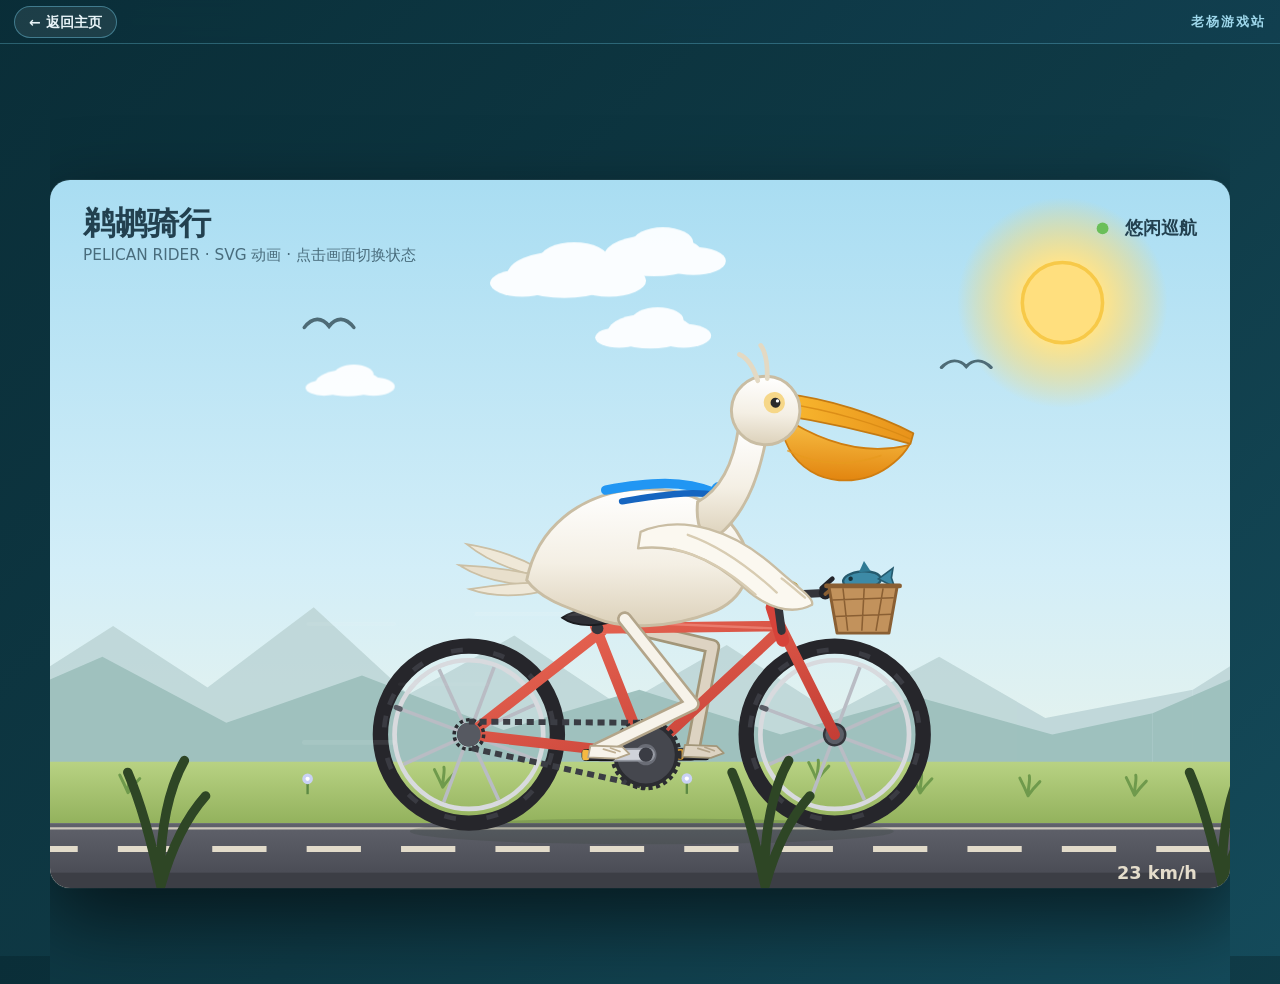
<file: pelican-ride.html>
<!DOCTYPE html>
<html lang="zh-CN">
<head>
<meta charset="UTF-8"/>
<meta name="viewport" content="width=device-width,initial-scale=1"/>
<title>鹈鹕骑自行车 · Pelican Rider</title>
<style>
  :root{color-scheme:dark}
  html,body{
    margin:0;height:100%;
    background:linear-gradient(135deg,#0a2e38 0%,#0f3a46 55%,#144a5a 100%);
    display:flex;align-items:center;justify-content:center;overflow:hidden;
    font-family:-apple-system,"PingFang SC","Microsoft YaHei",system-ui,sans-serif;
    padding-top:56px;
  }
  .stage{
    width:min(97vw,1180px);border-radius:20px;overflow:hidden;position:relative;
    box-shadow:0 30px 80px rgba(0,0,0,.6),0 0 0 1px rgba(255,255,255,.07);
  }
  svg{display:block;width:100%;height:auto;cursor:pointer;user-select:none;-webkit-tap-highlight-color:transparent}
  svg text{font-family:"Segoe UI","PingFang SC","Microsoft YaHei",system-ui,sans-serif}
  /* ===== 老杨游戏站 · 统一站点栏 ===== */
  .site-bar{position:fixed;top:0;left:0;right:0;height:44px;z-index:9999;
    display:flex;align-items:center;justify-content:space-between;padding:0 14px;
    box-sizing:border-box;
    background:linear-gradient(135deg,rgba(10,46,56,.94),rgba(18,64,80,.94));
    border-bottom:1px solid rgba(126,224,255,.28);
    backdrop-filter:blur(8px);-webkit-backdrop-filter:blur(8px);
    font-family:-apple-system,"PingFang SC","Microsoft YaHei",system-ui,sans-serif;}
  .site-bar .site-name{color:#9fd8ec;font-size:13px;letter-spacing:2px;font-weight:600;white-space:nowrap}
  .back-home{display:inline-flex;align-items:center;gap:6px;color:#e8f4f8;text-decoration:none;
    font-family:-apple-system,"PingFang SC","Microsoft YaHei",system-ui,sans-serif;
    font-size:14px;font-weight:600;line-height:1;
    background:rgba(255,255,255,.08);border:1px solid rgba(126,224,255,.38);
    border-radius:999px;padding:8px 14px;transition:.15s;cursor:pointer}
  .back-home:hover{background:rgba(126,224,255,.18);border-color:#7ee0ff;color:#fff}
</style>
</head>
<body>
<nav class="site-bar"><a class="back-home" href="./index.html">← 返回主页</a><span class="site-name">老杨游戏站</span></nav>
<div class="stage">
<svg id="scene-svg" viewBox="0 0 1000 600" xmlns="http://www.w3.org/2000/svg" role="img" aria-label="一只鹈鹕骑自行车兜风的动画">
  <title>鹈鹕骑自行车</title>
  <defs>
    <linearGradient id="gSky" x1="0" y1="0" x2="0" y2="1">
      <stop offset="0" stop-color="#a9ddf2"/>
      <stop offset=".55" stop-color="#d3eef8"/>
      <stop offset="1" stop-color="#f2f6e6"/>
    </linearGradient>
    <radialGradient id="gSun">
      <stop offset="0" stop-color="#fff9dd"/>
      <stop offset=".38" stop-color="#ffe48c"/>
      <stop offset="1" stop-color="#ffd75e" stop-opacity="0"/>
    </radialGradient>
    <linearGradient id="gGrass" x1="0" y1="0" x2="0" y2="1">
      <stop offset="0" stop-color="#b8d283"/>
      <stop offset="1" stop-color="#93b25d"/>
    </linearGradient>
    <linearGradient id="gRoad" x1="0" y1="0" x2="0" y2="1">
      <stop offset="0" stop-color="#60626b"/>
      <stop offset="1" stop-color="#4a4c55"/>
    </linearGradient>
    <linearGradient id="gBody" x1="0" y1="0" x2="0" y2="1">
      <stop offset="0" stop-color="#ffffff"/>
      <stop offset=".55" stop-color="#f4efe4"/>
      <stop offset="1" stop-color="#dcd1ba"/>
    </linearGradient>
    <linearGradient id="gBeak" x1="0" y1="0" x2="1" y2="0">
      <stop offset="0" stop-color="#f9b930"/>
      <stop offset="1" stop-color="#e8921a"/>
    </linearGradient>
    <linearGradient id="gPouch" x1="0" y1="0" x2="0" y2="1">
      <stop offset="0" stop-color="#f9c349"/>
      <stop offset="1" stop-color="#e2850f"/>
    </linearGradient>
    <linearGradient id="gFrame" x1="0" y1="0" x2="1" y2="1">
      <stop offset="0" stop-color="#ec6a56"/>
      <stop offset="1" stop-color="#c23b33"/>
    </linearGradient>
  </defs>

  <!-- ======== 天空 / 太阳 / 云 / 远山 ======== -->
  <rect width="1000" height="600" fill="url(#gSky)"/>
  <circle id="sunHalo" cx="858" cy="104" r="86" fill="url(#gSun)"/>
  <circle cx="858" cy="104" r="34" fill="#ffdf7e" stroke="#f7c948" stroke-width="3"/>
  <g id="clouds" opacity=".93"></g>
  <g id="birds"></g>
  <g id="mtFar" opacity=".9">
    <path fill="#bed6d8" d="M0,432 L85,378 L165,430 L255,362 L335,436 L425,386 L515,446 L605,394 L695,452 L785,404 L875,456 L1000,432 L1000,500 L0,500 Z"/>
    <path fill="#bed6d8" transform="translate(1000,0)" d="M0,432 L85,378 L165,430 L255,362 L335,436 L425,386 L515,446 L605,394 L695,452 L785,404 L875,456 L1000,432 L1000,500 L0,500 Z"/>
  </g>
  <g id="mtNear" opacity=".95">
    <path fill="#9dc0bd" d="M0,452 L110,404 L215,460 L330,420 L450,466 L565,432 L685,470 L800,438 L915,470 L1000,452 L1000,500 L0,500 Z"/>
    <path fill="#9dc0bd" transform="translate(1000,0)" d="M0,452 L110,404 L215,460 L330,420 L450,466 L565,432 L685,470 L800,438 L915,470 L1000,452 L1000,500 L0,500 Z"/>
  </g>

  <!-- ======== 草地 / 公路 ======== -->
  <rect x="0" y="493" width="1000" height="52" fill="url(#gGrass)"/>
  <g id="props"></g>
  <rect x="0" y="545" width="1000" height="44" fill="url(#gRoad)"/>
  <line x1="0" y1="549.5" x2="1000" y2="549.5" stroke="#f2ead6" stroke-width="2" opacity=".75"/>
  <line id="roadDash" x1="0" y1="567" x2="1000" y2="567" stroke="#f2ead6" stroke-width="5" stroke-dasharray="46 34" opacity=".9"/>
  <rect x="0" y="587" width="1000" height="13" fill="#3c3e45"/>

  <!-- ======== 主角场景 ======== -->
  <g id="scene">
    <ellipse id="shadow" cx="0" cy="0" rx="205" ry="11" fill="#22331f" opacity=".16"/>

    <!-- 远侧曲柄 + 踏板（被车架遮住一半） -->
    <g transform="translate(505,487)">
      <g id="crankArmF">
        <rect x="-7" y="-5" width="50" height="10" rx="5" fill="#747782" stroke="#5b5e66" stroke-width="1.2"/>
        <circle r="5.5" fill="#34363c"/>
        <g id="pedalF">
          <rect x="-14" y="-4.5" width="28" height="9" rx="3" fill="#2b2c31" stroke="#17181b" stroke-width="1"/>
          <rect x="-14" y="-4.5" width="6" height="9" rx="2" fill="#d89a2f"/>
        </g>
      </g>
    </g>

    <!-- 远侧腿（暗色调） -->
    <g id="legF">
      <path id="legFs" fill="none" stroke="#a29679" stroke-width="13" stroke-linecap="round" stroke-linejoin="round"/>
      <path id="legFm" fill="none" stroke="#ddd3c2" stroke-width="8.5" stroke-linecap="round" stroke-linejoin="round"/>
      <g id="footF">
        <path d="M-7,-3 L20,-2 L26,4 L15,8 L-9,7 Z" fill="#ddd3c2" stroke="#a29679" stroke-width="1.5" stroke-linejoin="round"/>
        <path d="M4,0 L14,3 M10,-1 L18,2" stroke="#b3a58a" stroke-width="1.4" fill="none" stroke-linecap="round"/>
      </g>
    </g>

    <!-- 后轮 -->
    <g transform="translate(355,470)">
      <circle r="75" fill="none" stroke="#26262b" stroke-width="13"/>
      <circle r="63" fill="none" stroke="#d8dade" stroke-width="4"/>
      <g id="spinR">
        <circle r="72" fill="none" stroke="#3a3b42" stroke-width="4" stroke-dasharray="10 26"/>
        <g stroke="#b9bcc4" stroke-width="3">
          <line x1="-61" x2="61"/>
          <line y1="-61" y2="61"/>
          <line x1="-43.1" y1="-43.1" x2="43.1" y2="43.1"/>
          <line x1="-43.1" y1="43.1" x2="43.1" y2="-43.1"/>
        </g>
        <rect x="60" y="-2.2" width="8" height="4.4" rx="2" fill="#5a5d66"/>
        <circle r="9" fill="#5a5d66" stroke="#34363c" stroke-width="2"/>
      </g>
    </g>

    <!-- 前轮 -->
    <g transform="translate(665,470)">
      <circle r="75" fill="none" stroke="#26262b" stroke-width="13"/>
      <circle r="63" fill="none" stroke="#d8dade" stroke-width="4"/>
      <g id="spinF">
        <circle r="72" fill="none" stroke="#3a3b42" stroke-width="4" stroke-dasharray="10 26"/>
        <g stroke="#b9bcc4" stroke-width="3">
          <line x1="-61" x2="61"/>
          <line y1="-61" y2="61"/>
          <line x1="-43.1" y1="-43.1" x2="43.1" y2="43.1"/>
          <line x1="-43.1" y1="43.1" x2="43.1" y2="-43.1"/>
        </g>
        <rect x="60" y="-2.2" width="8" height="4.4" rx="2" fill="#5a5d66"/>
        <circle r="9" fill="#5a5d66" stroke="#34363c" stroke-width="2"/>
      </g>
    </g>

    <!-- 车架 -->
    <path d="M505,487 L462,378 M464,380 L618,378 M618,382 L505,487 M468,382 L355,470 M355,470 L505,487 M617,374 L665,470"
          fill="none" stroke="url(#gFrame)" stroke-width="9" stroke-linecap="round"/>
    <path d="M470,374 L614,380" fill="none" stroke="#f08a7d" stroke-width="2" opacity=".7" stroke-linecap="round"/>
    <path d="M612,362 L621,390" stroke="#d6433a" stroke-width="11" stroke-linecap="round"/>

    <!-- 传动：飞轮 / 链条 / 牙盘 -->
    <circle cx="355" cy="470" r="12.5" fill="none" stroke="#2b2c31" stroke-width="3" stroke-dasharray="3 2.6"/>
    <circle cx="355" cy="470" r="10" fill="#565961"/>
    <line id="chainT" x1="505" y1="460" x2="355" y2="459" stroke="#3b3d44" stroke-width="5" stroke-dasharray="6 4"/>
    <line id="chainB" x1="505" y1="514" x2="355" y2="481" stroke="#3b3d44" stroke-width="5" stroke-dasharray="6 4"/>
    <circle cx="505" cy="487" r="28.5" fill="none" stroke="#2b2c31" stroke-width="3.5" stroke-dasharray="3.5 3"/>
    <circle cx="505" cy="487" r="26" fill="#45474e" stroke="#2b2c31" stroke-width="3"/>
    <circle cx="505" cy="487" r="9" fill="#6a6d76"/>

    <!-- 车把 / 铃铛 / 车筐 + 鱼 -->
    <path d="M620,382 L616,352 L656,350" fill="none" stroke="#33343a" stroke-width="7" stroke-linecap="round"/>
    <circle cx="657" cy="350" r="5.5" fill="#23242a"/>
    <path d="M654,346 L663,338" stroke="#23242a" stroke-width="4" stroke-linecap="round"/>
    <circle cx="628" cy="347" r="6" fill="#f4c542" stroke="#b98a12" stroke-width="2"/>
    <circle cx="628" cy="345.5" r="1.6" fill="#b98a12"/>
    <path d="M657,351 L664,345" stroke="#8a5f33" stroke-width="3" stroke-linecap="round"/>
    <g id="fish">
      <ellipse cx="688" cy="340" rx="16" ry="7.5" fill="#3d8aa6" stroke="#255a6e" stroke-width="2"/>
      <path d="M702,340 L715,332 L713,340 L715,348 Z" fill="#3d8aa6" stroke="#255a6e" stroke-width="1.4"/>
      <path d="M686,333 L691,324 L696,333 Z" fill="#2f7a94"/>
      <circle cx="678.5" cy="338" r="1.9" fill="#173039"/>
    </g>
    <g id="basket">
      <path d="M660,344 L718,344 L711,384 L667,384 Z" fill="#c2925c" stroke="#8a5f33" stroke-width="2.5" stroke-linejoin="round"/>
      <path d="M672,346 L676,382 M690,346 L688,382 M706,346 L700,382 M663,356 L715,354 M665,370 L713,368" stroke="#8a5f33" stroke-width="1.3" fill="none"/>
      <line x1="658" y1="344" x2="720" y2="344" stroke="#8a5f33" stroke-width="4" stroke-linecap="round"/>
    </g>

    <!-- 车座 -->
    <circle cx="464" cy="380" r="5" fill="#34363c"/>
    <path d="M434,371 C446,362 472,362 484,369 C476,378 448,381 434,371 Z" fill="#2e2f35" stroke="#1b1c20" stroke-width="1.5"/>

    <!-- ======== 鹈鹕 ======== -->
    <g id="pelican">
      <!-- 尾羽 -->
      <g id="tail">
        <path d="M414,330 Q386,316 352,312 Q376,330 415,337 Z" fill="#efe8d8" stroke="#cbbfa4" stroke-width="1.5"/>
        <path d="M413,336 Q380,330 346,330 Q374,346 414,344 Z" fill="#e8dfcc" stroke="#cbbfa4" stroke-width="1.5"/>
        <path d="M414,342 Q384,344 356,350 Q382,358 415,350 Z" fill="#efe8d8" stroke="#cbbfa4" stroke-width="1.5"/>
      </g>

      <!-- 身体 -->
      <path d="M404,340
               C412,296 448,266 496,262
               C542,258 572,278 586,304
               C598,328 590,354 560,366
               C528,379 486,381 464,372
               C436,362 416,356 404,340 Z"
            fill="url(#gBody)" stroke="#c9bda3" stroke-width="2.5"/>

      <!-- 围巾（随风飘） -->
      <g id="scarf">
        <path id="scarfB1" fill="none" stroke="#2196f3" stroke-width="8" stroke-linecap="round"/>
        <path id="scarfB2" fill="none" stroke="#1565c0" stroke-width="5.5" stroke-linecap="round"/>
        <circle cx="566" cy="262" r="7" fill="#2196f3"/>
      </g>

      <!-- 脖子 -->
      <path d="M548,272
               C566,262 578,240 582,208
               L606,214
               C600,252 588,282 566,300
               C556,308 546,296 548,272 Z"
            fill="url(#gBody)" stroke="#c9bda3" stroke-width="2.5"/>

      <!-- 头部 -->
      <g id="head">
        <path d="M616,196
                 C622,242 660,258 696,244
                 C710,238 722,226 727,216
                 C694,226 656,220 616,196 Z"
              fill="url(#gPouch)" stroke="#cf7d10" stroke-width="1.5"/>
        <path d="M624,226 C652,238 680,236 704,226" stroke="#e89a1f" stroke-width="1.4" fill="none" opacity=".8"/>
        <path d="M618,178
                 C656,180 700,192 730,206
                 L728,215
                 C698,208 656,200 616,196 Z"
              fill="url(#gBeak)" stroke="#c47a12" stroke-width="1.5" stroke-linejoin="round"/>
        <path d="M620,186 C660,190 700,200 728,211" stroke="#d98a14" stroke-width="1.2" fill="none" opacity=".85"/>
        <circle cx="604" cy="193" r="29" fill="url(#gBody)" stroke="#c9bda3" stroke-width="2.5"/>
        <g id="crest" stroke="#e3d9c3" stroke-width="4" fill="none" stroke-linecap="round">
          <path d="M596,168 Q590,150 580,146"/>
          <path d="M604,166 Q604,146 598,138"/>
        </g>
        <circle cx="611" cy="186" r="9" fill="#f6d788"/>
        <circle cx="612" cy="186" r="4.2" fill="#2b2b2b"/>
        <circle cx="613.6" cy="184.4" r="1.4" fill="#fff"/>
      </g>

      <!-- 翅膀（搭在车把上） -->
      <path d="M500,298
               C536,282 580,296 616,328
               C634,344 648,352 646,358
               C628,368 606,360 588,344
               C560,318 528,308 498,312 Z"
            fill="#fbf8f0" stroke="#c9bda3" stroke-width="2" stroke-linejoin="round"/>
      <path d="M540,300 C570,310 596,330 616,348 M528,312 C556,318 580,334 598,350 M640,352 C632,346 626,340 620,336"
            stroke="#d8ccb2" stroke-width="2" fill="none" stroke-linecap="round"/>
    </g>

    <!-- 近侧曲柄 + 踏板 -->
    <g transform="translate(505,487)">
      <g id="crankArmN">
        <rect x="-7" y="-5" width="50" height="10" rx="5" fill="#d0d3da" stroke="#9498a1" stroke-width="1.5"/>
        <circle r="6" fill="#3a3c44"/>
        <g id="pedalN">
          <rect x="-14" y="-4.5" width="28" height="9" rx="3" fill="#2f2f36" stroke="#17181b" stroke-width="1"/>
          <rect x="-14" y="-4.5" width="6" height="9" rx="2" fill="#f5b942"/>
        </g>
      </g>
    </g>

    <!-- 近侧腿（亮色调） -->
    <g id="legN">
      <path id="legNs" fill="none" stroke="#b3a58a" stroke-width="13" stroke-linecap="round" stroke-linejoin="round"/>
      <path id="legNm" fill="none" stroke="#f7f3ea" stroke-width="8.5" stroke-linecap="round" stroke-linejoin="round"/>
      <g id="footN">
        <path d="M-7,-3 L20,-2 L26,4 L15,8 L-9,7 Z" fill="#f7f3ea" stroke="#b3a58a" stroke-width="1.5" stroke-linejoin="round"/>
        <path d="M4,0 L14,3 M10,-1 L18,2" stroke="#c0b094" stroke-width="1.4" fill="none" stroke-linecap="round"/>
      </g>
    </g>
  </g>

  <!-- 前景剪影草 -->
  <g id="fgProps"></g>

  <!-- 速度线 -->
  <g id="zoom" stroke-linecap="round"></g>

  <!-- HUD -->
  <text x="28" y="46" font-size="27" font-weight="800" fill="#22404f">鹈鹕骑行</text>
  <text x="28" y="68" font-size="13" fill="#22404f" opacity=".72">PELICAN RIDER · SVG 动画 · 点击画面切换状态</text>
  <circle id="modeDot" cx="892" cy="41" r="5" fill="#6bbf59"/>
  <text id="hudMode" x="972" y="46" font-size="15" font-weight="600" fill="#22404f" text-anchor="end">悠闲巡航</text>
  <text id="hudSpd" x="972" y="592" font-size="15" font-weight="600" fill="#f2ead6" text-anchor="end" opacity=".92">23 km/h</text>
</svg>
</div>

<script>
(() => {
  const NS = 'http://www.w3.org/2000/svg';
  const $ = id => document.getElementById(id);
  const svg = $('scene-svg');

  /* ---------- 几何常量 ---------- */
  const CRANK = { x: 505, y: 487, r: 40 };          // 五通 + 曲柄长
  const HIP_N = { x: 487, y: 372 };                  // 近侧髋
  const HIP_F = { x: 472, y: 374 };                  // 远侧髋
  const L1 = 92, L2 = 88;                            // 大腿 / 小腿

  /* ---------- 元素 ---------- */
  const pelican = $('pelican'), head = $('head'), tail = $('tail'), crest = $('crest');
  const legNm = $('legNm'), legNs = $('legNs'), footN = $('footN');
  const legFm = $('legFm'), legFs = $('legFs'), footF = $('footF');
  const crankArmN = $('crankArmN'), pedalN = $('pedalN');
  const crankArmF = $('crankArmF'), pedalF = $('pedalF');
  const spinR = $('spinR'), spinF = $('spinF');
  const chainT = $('chainT'), chainB = $('chainB'), roadDash = $('roadDash');
  const mtFar = $('mtFar'), mtNear = $('mtNear');
  const shadow = $('shadow'), fish = $('fish'), sunHalo = $('sunHalo');
  const scarfB1 = $('scarfB1'), scarfB2 = $('scarfB2');
  const hudMode = $('hudMode'), hudSpd = $('hudSpd'), modeDot = $('modeDot');

  /* ---------- 生成：云 ---------- */
  const clouds = [];
  [[80, 1.05, 1], [128, .78, 1.6], [64, .92, .75], [172, .6, 1.25]].forEach(c => {
    const g = document.createElementNS(NS, 'g');
    g.innerHTML = '<ellipse rx="46" ry="19" fill="#fff"/><ellipse cx="36" cy="5" rx="30" ry="13" fill="#fff"/>' +
                  '<ellipse cx="-34" cy="7" rx="26" ry="11" fill="#fff"/><ellipse cx="8" cy="-12" rx="28" ry="14" fill="#fff"/>';
    $('clouds').appendChild(g);
    clouds.push({ g, x: Math.random() * 1100, y: c[0], s: c[1], k: c[2] });
  });

  /* ---------- 生成：远鸟 ---------- */
  const birds = [];
  for (let i = 0; i < 2; i++) {
    const g = document.createElementNS(NS, 'g');
    const p = document.createElementNS(NS, 'path');
    p.setAttribute('d', 'M0,0 C7,-9 15,-9 21,-1 C27,-9 35,-9 42,0');
    p.setAttribute('stroke', '#4e6b76'); p.setAttribute('stroke-width', '3');
    p.setAttribute('fill', 'none'); p.setAttribute('stroke-linecap', 'round');
    g.appendChild(p); $('birds').appendChild(g);
    birds.push({ g, x: 260 + i * 540, y: 120 + i * 42, ph: i * 2.1 });
  }

  /* ---------- 生成：路边装饰 ---------- */
  const props = [];
  const propsG = $('props');
  const flowerColors = ['#f2a3b3', '#f7d774', '#c9d1f5'];
  function addProp(g, x, y, kind) { propsG.appendChild(g); props.push({ g, x, y, kind }); }
  for (let i = 0; i < 16; i++) {
    const g = document.createElementNS(NS, 'g'), r = Math.random();
    if (r < .55) {                                       // 草丛
      g.innerHTML = '<path d="M0,0 C-3,-7 -5,-11 -7,-15 M0,0 C0,-9 2,-13 1,-17 M0,0 C4,-6 7,-9 10,-12" stroke="#6f9a4c" stroke-width="2.5" fill="none" stroke-linecap="round"/>';
      addProp(g, i * 96 + Math.random() * 55, 506 + Math.random() * 32, 'grass');
    } else if (r < .8) {                                 // 小花
      const col = flowerColors[i % 3];
      g.innerHTML = '<line x1="0" y1="0" x2="0" y2="-10" stroke="#5d8a44" stroke-width="2"/>' +
                    `<circle cx="0" cy="-13" r="4.5" fill="${col}"/><circle cx="0" cy="-13" r="1.8" fill="#fff"/>`;
      addProp(g, i * 96 + Math.random() * 55, 508 + Math.random() * 28, 'flower');
    } else {                                             // 路肩石子
      g.innerHTML = `<ellipse rx="${(4 + Math.random() * 4).toFixed(1)}" ry="${(2 + Math.random()).toFixed(1)}" fill="#82848d" opacity=".75"/>`;
      addProp(g, i * 96 + Math.random() * 55, 590 + Math.random() * 6, 'stone');
    }
  }

  /* ---------- 生成：前景剪影草 ---------- */
  const fgProps = [];
  for (let i = 0; i < 4; i++) {
    const g = document.createElementNS(NS, 'g');
    g.innerHTML = '<path d="M0,0 C-8,-38 -16,-68 -28,-96 M0,0 C-2,-48 8,-85 20,-106 M0,0 C9,-32 22,-58 38,-76" stroke="#2e4625" stroke-width="8" fill="none" stroke-linecap="round"/>';
    $('fgProps').appendChild(g);
    fgProps.push({ g, x: i * 380 + Math.random() * 160 });
  }

  /* ---------- 生成：速度线 ---------- */
  const zooms = [];
  for (let i = 0; i < 6; i++) {
    const ln = document.createElementNS(NS, 'line');
    ln.setAttribute('stroke', '#ffffff');
    $('zoom').appendChild(ln);
    zooms.push({ ln, x: 120 + Math.random() * 260, y: 365 + Math.random() * 120,
                 len: 45 + Math.random() * 55, w: 2.5 + Math.random() * 1.8,
                 f: .8 + Math.random() * 1.6, p: Math.random() * 6 });
  }

  /* ---------- 腿部 IK：已知髋与脚踝，求膝盖（朝前弯） ---------- */
  function legD(hx, hy, ax, ay) {
    let dx = ax - hx, dy = ay - hy, d = Math.hypot(dx, dy) || .001;
    const m = L1 + L2 - .5;
    if (d > m) { dx *= m / d; dy *= m / d; d = m; }
    const a = (L1 * L1 - L2 * L2 + d * d) / (2 * d);
    const h = Math.sqrt(Math.max(0, L1 * L1 - a * a));
    const ux = dx / d, uy = dy / d;
    const kx = hx + a * ux + uy * h, ky = hy + a * uy - ux * h;   // perp=(uy,-ux) → 膝盖朝前
    return `M${hx.toFixed(1)},${hy.toFixed(1)} L${kx.toFixed(1)},${ky.toFixed(1)} L${ax.toFixed(1)},${ay.toFixed(1)}`;
  }

  /* ---------- 状态 ---------- */
  let mode = 0, v = 230, crankW = 2.6, lean = 0;
  let crankA = Math.random() * 6, wheelA = 0, t = 0;
  let offFar = 0, offNear = 0, roadOff = 0, chainOff = 0;
  let last = performance.now();
  const DEG = 180 / Math.PI;

  /* 允许通过 URL 参数 ?mode=sprint 直接预览冲刺状态 */
  if (new URLSearchParams(location.search).get('mode') === 'sprint') {
    mode = 1;
    hudMode.textContent = '火力全开';
    modeDot.setAttribute('fill', '#e2574c');
  }

  function frame(now) {
    const dt = Math.min(.05, (now - last) / 1000); last = now; t += dt;

    /* 速度 / 踏频 / 前倾 平滑过渡 */
    const tv = mode ? 480 : 230, tc = mode ? 4.6 : 2.6;
    v += (tv - v) * Math.min(1, dt * 1.8);
    crankW += (tc - crankW) * Math.min(1, dt * 1.8);
    lean += ((mode ? 1 : 0) - lean) * Math.min(1, dt * 2.5);

    wheelA += v / 75 * dt;
    crankA += crankW * dt;

    /* 车轮与曲柄 */
    const wd = (wheelA * DEG).toFixed(1);
    spinR.setAttribute('transform', `rotate(${wd})`);
    spinF.setAttribute('transform', `rotate(${wd})`);
    const aN = crankA, aF = crankA + Math.PI;
    const nd = (aN * DEG).toFixed(1), fd = (aF * DEG).toFixed(1);
    crankArmN.setAttribute('transform', `rotate(${nd})`);
    pedalN.setAttribute('transform', `translate(40,0) rotate(${-nd})`);
    crankArmF.setAttribute('transform', `rotate(${fd})`);
    pedalF.setAttribute('transform', `translate(40,0) rotate(${-fd})`);

    /* 踏板世界坐标 */
    const pN = { x: CRANK.x + Math.cos(aN) * CRANK.r, y: CRANK.y + Math.sin(aN) * CRANK.r };
    const pF = { x: CRANK.x + Math.cos(aF) * CRANK.r, y: CRANK.y + Math.sin(aF) * CRANK.r };

    /* 身体起伏（2 倍踏频）与俯仰 */
    const bob = Math.sin(crankA * 2) * 2.6;
    const pr = lean * 2 + Math.sin(crankA * 2 + .7) * 1.1;
    pelican.setAttribute('transform', `translate(0,${bob.toFixed(2)}) rotate(${pr.toFixed(2)} 480 340)`);

    /* 腿（髋部随身体起伏，IK 自动伸缩） */
    const dN = legD(HIP_N.x, HIP_N.y + bob, pN.x, pN.y - 5);
    const dF = legD(HIP_F.x, HIP_F.y + bob, pF.x, pF.y - 5);
    legNm.setAttribute('d', dN); legNs.setAttribute('d', dN);
    legFm.setAttribute('d', dF); legFs.setAttribute('d', dF);
    footN.setAttribute('transform', `translate(${pN.x.toFixed(1)},${(pN.y - 5).toFixed(1)})`);
    footF.setAttribute('transform', `translate(${pF.x.toFixed(1)},${(pF.y - 5).toFixed(1)})`);

    /* 头 / 尾 / 冠羽 / 鱼 / 围巾 */
    const hr = lean * 3.2 + Math.sin(t * 1.35) * 2.2 + Math.sin(crankA * 2) * .8;
    head.setAttribute('transform', `rotate(${hr.toFixed(2)} 582 212)`);
    tail.setAttribute('transform', `rotate(${(Math.sin(t * 2.1) * 2.5).toFixed(2)} 414 336)`);
    crest.setAttribute('transform', `rotate(${(Math.sin(t * 3.1) * 5).toFixed(2)} 600 166)`);
    fish.setAttribute('transform', `rotate(${(Math.sin(t * 3.4) * 7).toFixed(2)} 678 338)`);
    sunHalo.setAttribute('r', (86 + Math.sin(t * .8) * 4).toFixed(1));

    const damp = 1 - lean * .45;
    const w1 = Math.sin(t * 9) * 6 * damp, w2 = Math.cos(t * 9) * 7 * damp;
    const endX = 470 - lean * 42;
    scarfB1.setAttribute('d', `M562,264 C536,${(258 + w1).toFixed(1)} 508,${(260 + w2).toFixed(1)} ${endX},${(266 + w1 * .7).toFixed(1)}`);
    scarfB2.setAttribute('d', `M564,266 C540,${(266 + w2 * .8).toFixed(1)} 512,${(272 + w1).toFixed(1)} ${endX + 14},${(276 + w2 * .8).toFixed(1)}`);

    /* 背景：山 / 路面 / 链条 / 云 / 鸟 / 装饰 */
    offFar += v * .12 * dt; offNear += v * .25 * dt;
    mtFar.setAttribute('transform', `translate(${(-(offFar % 1000)).toFixed(1)},0)`);
    mtNear.setAttribute('transform', `translate(${(-(offNear % 1000)).toFixed(1)},0)`);
    roadOff += v * dt;
    roadDash.setAttribute('stroke-dashoffset', roadOff.toFixed(1));
    chainOff += v * .4 * dt;
    chainT.setAttribute('stroke-dashoffset', chainOff.toFixed(1));
    chainB.setAttribute('stroke-dashoffset', (-chainOff).toFixed(1));

    clouds.forEach(c => {
      c.x -= (v * .045 + 9) * c.k * dt;
      if (c.x < -160) c.x = 1140;
      c.g.setAttribute('transform', `translate(${c.x.toFixed(1)},${c.y}) scale(${c.s})`);
    });
    birds.forEach(b => {
      b.x -= (v * .1 + 16) * dt;
      if (b.x < -80) { b.x = 1100; b.y = 100 + Math.random() * 90; }
      const sy = .5 + .5 * Math.abs(Math.sin(t * 7 + b.ph));
      b.g.setAttribute('transform', `translate(${b.x.toFixed(1)},${(b.y + Math.sin(t * 1.5 + b.ph) * 5).toFixed(1)}) scale(1,${sy.toFixed(2)})`);
    });
    props.forEach(p => {
      p.x -= v * dt;
      if (p.x < -70) p.x += 1520;
      p.g.setAttribute('transform', `translate(${p.x.toFixed(1)},${p.y})`);
    });
    fgProps.forEach(p => {
      p.x -= v * 1.15 * dt;
      if (p.x < -80) p.x += 1550;
      p.g.setAttribute('transform', `translate(${p.x.toFixed(1)},598)`);
    });

    /* 速度线 */
    zooms.forEach(z => {
      z.x -= v * 1.8 * dt;
      if (z.x + z.len < 50) {
        z.x = 430 + Math.random() * 140; z.y = 365 + Math.random() * 120;
        z.len = 45 + Math.random() * 55;
      }
      const o = Math.pow(Math.max(0, Math.sin(t * z.f + z.p)), 2) * (.15 + .75 * lean);
      z.ln.setAttribute('x1', z.x.toFixed(1)); z.ln.setAttribute('x2', (z.x + z.len).toFixed(1));
      z.ln.setAttribute('y1', z.y.toFixed(1)); z.ln.setAttribute('y2', z.y.toFixed(1));
      z.ln.setAttribute('stroke-width', z.w.toFixed(1));
      z.ln.setAttribute('opacity', o.toFixed(2));
    });

    /* 阴影 / HUD */
    shadow.setAttribute('transform', `translate(510,552) scale(${(1 - bob * .004).toFixed(3)},1)`);
    hudSpd.textContent = `${(v * .1).toFixed(0)} km/h`;

    requestAnimationFrame(frame);
  }
  requestAnimationFrame(frame);

  /* 点击切换：悠闲 ⇄ 冲刺 */
  svg.addEventListener('pointerdown', () => {
    mode = 1 - mode;
    hudMode.textContent = mode ? '火力全开' : '悠闲巡航';
    modeDot.setAttribute('fill', mode ? '#e2574c' : '#6bbf59');
  });
})();
</script>
</body>
</html>
</file>
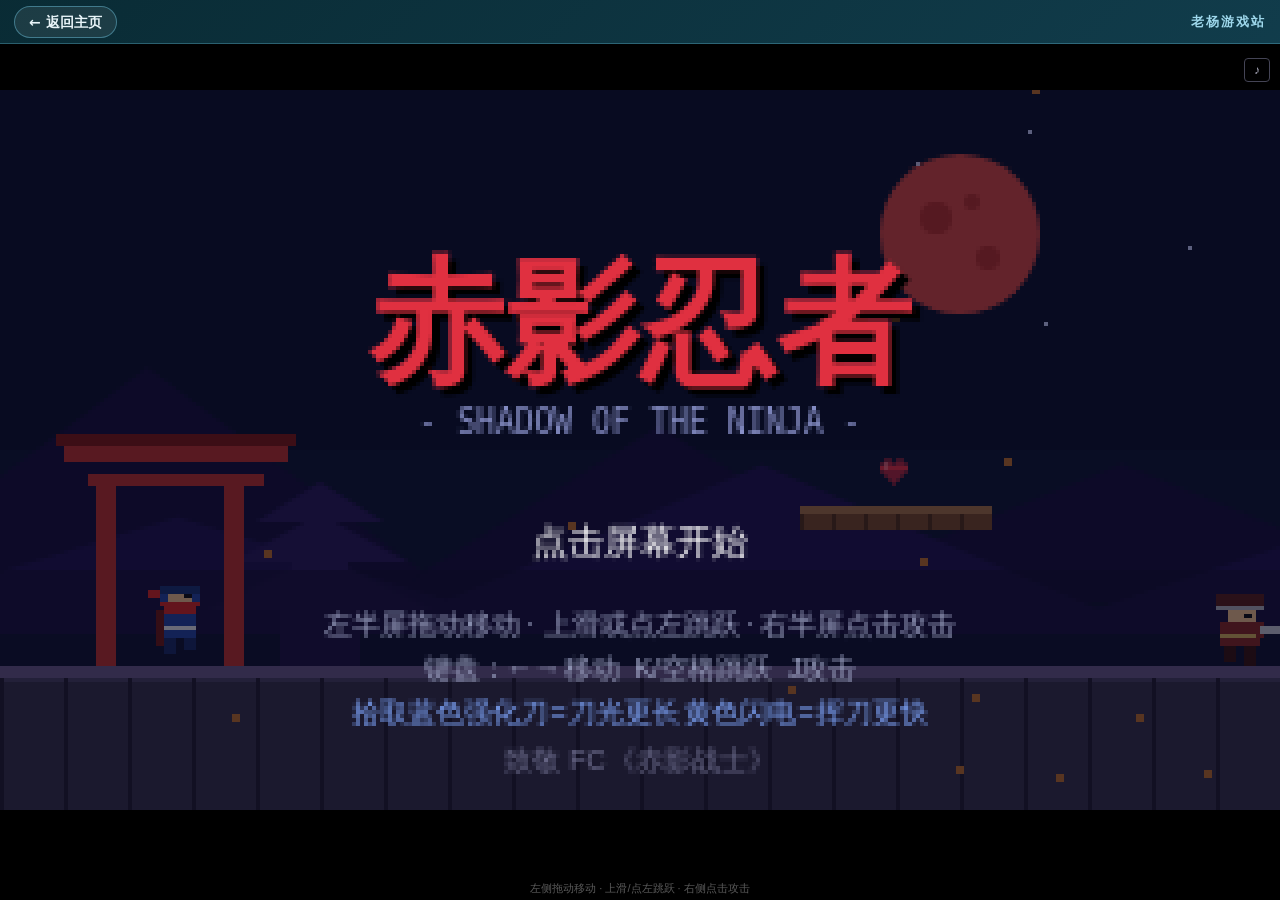
<file: shadow-ninja.html>
<!DOCTYPE html>
<html lang="zh">
<head>
<meta charset="UTF-8">
<meta name="viewport" content="width=device-width,initial-scale=1,maximum-scale=1,user-scalable=no,viewport-fit=cover">
<meta name="apple-mobile-web-app-capable" content="yes">
<meta name="theme-color" content="#0d1230">
<title>赤影忍者 - Shadow Ninja</title>
<style>
html,body{margin:0;padding:0;background:#000;height:100%;overflow:hidden;touch-action:none;-webkit-user-select:none;user-select:none;-webkit-tap-highlight-color:transparent}
#wrap{position:fixed;inset:0;display:flex;align-items:center;justify-content:center;background:#000}
canvas{image-rendering:pixelated;image-rendering:crisp-edges}
#hint{position:fixed;bottom:4px;width:100%;text-align:center;color:rgba(255,255,255,.35);font:11px sans-serif;pointer-events:none}
#mute{position:fixed;top:58px;right:10px;z-index:10;background:rgba(0,0,0,.4);color:#aab;border:1px solid #445;border-radius:4px;font:12px sans-serif;padding:4px 9px;cursor:pointer}
/* ===== 老杨游戏站 · 统一站点栏 ===== */
.site-bar{position:fixed;top:0;left:0;right:0;height:44px;z-index:9999;
  display:flex;align-items:center;justify-content:space-between;padding:0 14px;
  box-sizing:border-box;
  background:linear-gradient(135deg,rgba(10,46,56,.94),rgba(18,64,80,.94));
  border-bottom:1px solid rgba(126,224,255,.28);
  backdrop-filter:blur(8px);-webkit-backdrop-filter:blur(8px);
  font-family:-apple-system,"PingFang SC","Microsoft YaHei",system-ui,sans-serif;}
.site-bar .site-name{color:#9fd8ec;font-size:13px;letter-spacing:2px;font-weight:600;white-space:nowrap}
.back-home{display:inline-flex;align-items:center;gap:6px;color:#e8f4f8;text-decoration:none;
  font-family:-apple-system,"PingFang SC","Microsoft YaHei",system-ui,sans-serif;
  font-size:14px;font-weight:600;line-height:1;
  background:rgba(255,255,255,.08);border:1px solid rgba(126,224,255,.38);
  border-radius:999px;padding:8px 14px;transition:.15s;cursor:pointer}
.back-home:hover{background:rgba(126,224,255,.18);border-color:#7ee0ff;color:#fff}
</style>
</head>
<body>
<nav class="site-bar"><a class="back-home" href="./index.html">← 返回主页</a><span class="site-name">老杨游戏站</span></nav>
<div id="wrap"><canvas id="cv" width="320" height="180"></canvas></div>
<button id="mute">&#9834;</button>
<div id="hint">左侧拖动移动 · 上滑/点左跳跃 · 右侧点击攻击</div>
<script>
'use strict';
var cv=document.getElementById('cv'),ctx=cv.getContext('2d');
var W=320,H=180;
ctx.imageSmoothingEnabled=false;

/* ---------- 显示适配 ---------- */
function resize(){var s=Math.min(window.innerWidth/W,window.innerHeight/H);cv.style.width=Math.floor(W*s)+'px';cv.style.height=Math.floor(H*s)+'px';}
window.addEventListener('resize',resize);resize();

/* ---------- 音频 ---------- */
var AC=null,muted=false;
function initAudio(){if(!AC){try{AC=new (window.AudioContext||window.webkitAudioContext)();}catch(e){AC=null;}}if(AC&&AC.state==='suspended')AC.resume();}
function beep(f,d,type,v,slide){if(!AC||muted)return;type=type||'square';v=(v==null?0.12:v);try{
 var t=AC.currentTime,o=AC.createOscillator(),g=AC.createGain();
 o.type=type;o.frequency.setValueAtTime(f,t);
 if(slide)o.frequency.exponentialRampToValueAtTime(Math.max(30,f+slide),t+d);
 g.gain.setValueAtTime(v,t);g.gain.exponentialRampToValueAtTime(0.0001,t+d);
 o.connect(g);g.connect(AC.destination);o.start(t);o.stop(t+d+0.02);}catch(e){}}
var SFX={
 jump:function(){beep(260,.14,'square',.09,220);},
 slash:function(){beep(900,.07,'sawtooth',.06,-500);},
 hitEnemy:function(){beep(200,.1,'square',.1,-80);},
 hurt:function(){beep(140,.25,'sawtooth',.12,-90);},
 die:function(){beep(180,.5,'sawtooth',.12,-140);},
 pickup:function(){beep(880,.08,'square',.08);setTimeout(function(){beep(1320,.1,'square',.08);},70);},
 roar:function(){beep(90,.5,'sawtooth',.16,-40);},
 bossHurt:function(){beep(120,.15,'square',.12,-60);},
 boom:function(){beep(70,.6,'sawtooth',.18,-40);},
 fanfare:function(){[523,659,784,1047].forEach(function(f,i){setTimeout(function(){beep(f,.18,'square',.1);},i*140);});},
 throwS:function(){beep(600,.08,'triangle',.07,-200);},
 dash:function(){beep(160,.2,'sawtooth',.08,-60);}
};
var MUS=[110,0,165,0,131,0,196,0,110,0,165,0,220,0,196,165];
var musIdx=0;
function musicTick(){if(!AC||muted||state!=='play')return;
 if(frame%14===0){var f=MUS[musIdx%MUS.length];musIdx++;if(f)beep(f,.12,'triangle',.045);}
 if(frame%28===0)beep(55,.08,'sine',.08);}

/* ---------- 输入 ---------- */
var keys={};
var jumpQ=false,atkQ=false,anyTap=false;
var JUMP_KEYS=['ArrowUp','w','W',' ','k','K'],ATK_KEYS=['j','J','x','X','z','Z'];
window.addEventListener('keydown',function(e){
 initAudio();
 if(e.key==='m'||e.key==='M'){toggleMute();return;}
 anyTap=true;
 if(JUMP_KEYS.indexOf(e.key)>=0&&!e.repeat)jumpQ=true;
 if(ATK_KEYS.indexOf(e.key)>=0&&!e.repeat)atkQ=true;
 keys[e.key]=true;
 if(['ArrowUp','ArrowDown','ArrowLeft','ArrowRight',' '].indexOf(e.key)>=0)e.preventDefault();
});
window.addEventListener('keyup',function(e){keys[e.key]=false;});

var ptrs=new Map();
window.addEventListener('pointerdown',function(e){initAudio();anyTap=true;
 ptrs.set(e.pointerId,{sx:e.clientX,sy:e.clientY,x:e.clientX,y:e.clientY,t0:performance.now(),side:e.clientX<window.innerWidth/2?'L':'R',used:false});});
window.addEventListener('pointermove',function(e){var p=ptrs.get(e.pointerId);if(!p)return;
 p.x=e.clientX;p.y=e.clientY;
 if(!p.used&&p.sy-p.y>40){p.used=true;jumpQ=true;}});
window.addEventListener('pointerup',function(e){var p=ptrs.get(e.pointerId);if(!p)return;
 ptrs.delete(e.pointerId);
 if(!p.used&&performance.now()-p.t0<260&&Math.hypot(p.x-p.sx,p.y-p.sy)<15){
  if(p.side==='R')atkQ=true;else jumpQ=true;}});
window.addEventListener('pointercancel',function(e){ptrs.delete(e.pointerId);});
document.addEventListener('contextmenu',function(e){e.preventDefault();});

function touchDir(){var d=0;ptrs.forEach(function(p){if(p.side==='L'){var dx=p.x-p.sx;if(dx>16)d=1;else if(dx<-16)d=-1;}});return d;}

var muteBtn=document.getElementById('mute');
muteBtn.addEventListener('pointerdown',function(e){e.stopPropagation();});
muteBtn.addEventListener('click',function(e){e.stopPropagation();toggleMute();});
function toggleMute(){muted=!muted;muteBtn.textContent=muted?'\u00d7':'\u266a';}

/* ---------- 关卡数据 ---------- */
var LEVEL_W=3200,GY=144;
var groundSegs=[[0,560],[608,992],[1040,1472],[1520,1808],[1856,2240],[2288,3200]];
var floatPlats=[[200,104,48],[520,96,64],[760,104,48],[1300,100,64],[1680,96,48],[2100,104,64],[2450,100,48]];
var solids=groundSegs.map(function(g){return{x:g[0],y:GY,w:g[1]-g[0],h:H-GY};})
 .concat(floatPlats.map(function(p){return{x:p[0],y:p[1],w:p[2],h:6};}));
var enemySpawns=[[260,360],[640,760],[820,900],[1080,1200],[1300,1420],[1560,1720],[1920,2080],[2100,2220],[2400,2560],[2620,2760]];
var pickupDefs=[
 {x:220,y:94,type:'heart'},
 {x:524,y:82,type:'range'},
 {x:772,y:88,type:'speed'},
 {x:1326,y:90,type:'heart'},
 {x:1708,y:80,type:'speed'},
 {x:2126,y:94,type:'heart'},
 {x:2478,y:82,type:'range'}
];

/* ---------- 背景 ---------- */
var stars=[],mts1=[],mts2=[],pagodas=[],leaves=[];
(function(){
 var i;
 for(i=0;i<46;i++)stars.push({x:Math.random()*640,y:Math.random()*100,tw:20+Math.random()*60});
 for(i=-100;i<1300;i+=110+Math.random()*40)mts1.push({x:i,w:120+Math.random()*60,h:28+Math.random()*34});
 for(i=-100;i<1500;i+=130+Math.random()*50)mts2.push({x:i,w:140+Math.random()*70,h:18+Math.random()*26});
 [60,420,800,1180,1560].forEach(function(x){pagodas.push({x:x});});
 for(i=0;i<14;i++)leaves.push({x:Math.random()*W,y:Math.random()*H,ph:Math.random()*6.28});
})();

/* ---------- 状态 ---------- */
var state='title',frame=0,camX=0,shake=0,score=0,kills=0,swingId=0;
var P=null,enemies=[],pickups=[],parts=[],shurikens=[],boss=null,bossActive=false,bossDeadT=0;
var msg='',msgT=0;

function initWorld(){
 camX=0;shake=0;score=0;kills=0;musIdx=0;msg='';msgT=0;
 P={x:40,y:GY-20,w:10,h:18,vx:0,vy:0,dir:1,onG:false,hp:5,inv:0,atk:0,atkBuf:0,jumpBuf:0,coyote:0,anim:0,pw:0,spd:0};
 enemies=enemySpawns.map(function(r){return{x:(r[0]+r[1])/2-6,y:GY-18,w:12,h:18,dir:1,min:r[0],max:r[1],hp:2,flash:0,hitSwing:-1,anim:0};});
 pickups=pickupDefs.map(function(p){return{x:p.x,y:p.y,type:p.type,got:false};});
 parts=[];shurikens=[];
 boss={x:3080,y:GY-34,w:20,h:34,hp:26,maxhp:26,vx:0,vy:0,dir:-1,state:'idle',t:60,inv:0,flash:0,dead:false,onG:true};
 bossActive=false;bossDeadT=0;
 jumpQ=false;atkQ=false;
}
initWorld();
function startGame(){initWorld();state='play';}
function consumeTap(){if(anyTap){anyTap=false;return true;}return false;}

/* ---------- 工具 ---------- */
function rectOverlap(x1,y1,w1,h1,x2,y2,w2,h2){return x1<x2+w2&&x1+w1>x2&&y1<y2+h2&&y1+h1>y2;}
function spawnParts(x,y,n,c){for(var i=0;i<n;i++)parts.push({x:x,y:y,vx:(Math.random()*2-1)*1.5,vy:-Math.random()*2-0.3,life:20+Math.random()*15,c:c,s:1+Math.random()*2});}
function updateParts(){for(var i=parts.length-1;i>=0;i--){var p=parts[i];p.x+=p.vx;p.y+=p.vy;p.vy+=0.08;p.life--;if(p.life<=0)parts.splice(i,1);}}

function hurtPlayer(kx){
 if(P.inv>0||state!=='play')return;
 P.hp--;P.inv=90;P.vy=-2.6;P.x+=(kx>0?6:-6);
 SFX.hurt();shake=6;spawnParts(P.x+5,P.y+9,6,'#ff5050');
 if(P.hp<=0){state='over';SFX.die();}
}

/* ---------- Boss ---------- */
function bossThrow(){
 SFX.throwS();
 var bx=boss.x+boss.w/2,by=boss.y+12;
 var dx=P.x+5-bx,dy=P.y+9-by;
 var base=Math.atan2(dy,dx);
 for(var i=-1;i<=1;i++){
  var a=base+i*0.22;
  shurikens.push({x:bx,y:by,vx:Math.cos(a)*2.3,vy:Math.sin(a)*2.3,spin:0});
 }
}
function updateBoss(){
 if(!bossActive)return;
 var b=boss;
 if(b.dead){
  if(bossDeadT<90){bossDeadT++;
   if(bossDeadT%12===0)spawnParts(b.x+Math.random()*b.w,b.y+Math.random()*b.h,6,'#ffb040');
   if(bossDeadT===90){state='win';SFX.fanfare();}
  }
  return;
 }
 if(b.inv>0)b.inv--;
 if(b.flash>0)b.flash--;
 var dist=P.x-b.x;
 b.dir=dist<0?-1:1;
 b.t--;
 if(b.state==='idle'){
  b.vx=0;
  if(b.t<=0){
   var r=Math.random();
   if(r<0.34&&Math.abs(dist)>70){b.state='dash';b.t=34;b.vx=b.dir*2.5;SFX.dash();}
   else if(r<0.7){b.state='jump';b.t=90;b.vy=-6.8;b.vx=b.dir*1.3;beep(120,.15,'square',.08,-40);}
   else{b.state='throw';b.t=26;}
  }
 }else if(b.state==='dash'){
  b.x+=b.vx;
  if(b.t<=0){b.state='idle';b.t=46;}
 }else if(b.state==='jump'){
  if(b.t<=0){b.state='idle';b.t=40;}
 }else if(b.state==='throw'){
  b.vx=0;
  if(b.t===14)bossThrow();
  if(b.t<=0){b.state='idle';b.t=44;}
 }
 b.vy+=0.35;if(b.vy>7)b.vy=7;
 var prevB=b.y+b.h;
 b.y+=b.vy;b.onG=false;
 if(b.vy>=0){
  for(var i=0;i<solids.length;i++){var s=solids[i];
   if(b.x+b.w>s.x&&b.x<s.x+s.w&&prevB<=s.y+0.01&&b.y+b.h>=s.y){
    b.y=s.y-b.h;b.vy=0;b.onG=true;
    if(b.state==='jump'){b.state='idle';b.t=40;shake=6;spawnParts(b.x+10,b.y+b.h,8,'#c0a080');beep(80,.2,'square',.1,-30);}
    break;
   }}
 }
 b.x=Math.max(2860,Math.min(3190-b.w,b.x));
 if(rectOverlap(P.x,P.y,P.w,P.h,b.x,b.y,b.w,b.h))hurtPlayer(b.dir*3);
}

/* ---------- 游戏主逻辑 ---------- */
function playStep(){
 anyTap=false; // 游玩中的点击由跳跃/攻击处理，防止残留点击跳过结算画面
 // 输入
 var dir=0;
 if(keys['ArrowLeft']||keys['a']||keys['A'])dir-=1;
 if(keys['ArrowRight']||keys['d']||keys['D'])dir+=1;
 var td=touchDir();if(td!==0)dir=td;
 if(dir!==0)P.dir=dir;
 P.vx=dir*1.7;
 if(jumpQ){P.jumpBuf=7;jumpQ=false;}
 var kbJump=false;for(var k=0;k<JUMP_KEYS.length;k++)if(keys[JUMP_KEYS[k]]){kbJump=true;break;}
 var held=kbJump||ptrs.size>0;
 if(P.jumpBuf>0&&(P.onG||P.coyote>0)){P.vy=-6.3;P.jumpBuf=0;P.coyote=0;P.onG=false;SFX.jump();}
 if(!held&&P.vy<-2.5)P.vy=-2.5;
 if(P.jumpBuf>0)P.jumpBuf--;
 // 水平
 P.x+=P.vx;
 P.x=Math.max(4,Math.min(LEVEL_W-14,P.x));
 if(bossActive)P.x=Math.max(2852,P.x);
 // 垂直
 P.vy+=0.35;if(P.vy>7)P.vy=7;
 var prevB=P.y+P.h;
 P.y+=P.vy;P.onG=false;
 if(P.vy>=0){
  for(var i=0;i<solids.length;i++){var s=solids[i];
   if(P.x+P.w>s.x&&P.x<s.x+s.w&&prevB<=s.y+0.01&&P.y+P.h>=s.y){
    P.y=s.y-P.h;P.vy=0;P.onG=true;break;
   }}
 }
 if(P.onG)P.coyote=6;else if(P.coyote>0)P.coyote--;
 if(P.inv>0)P.inv--;
 P.anim+=Math.abs(P.vx)*0.18;
 if(P.y>H+12){P.hp=0;state='over';SFX.die();return;}
 // 攻击(挥刀中再按会缓存，收刀后自动衔接下一刀)
 var atkDur=16-P.spd*3;   // 疾风等级越高挥刀越快
 if(atkQ){atkQ=false;
  if(P.atk<=0){P.atk=atkDur;swingId++;SFX.slash();}
  else if(P.atkBuf<=0)P.atkBuf=10;
 }
 var active=P.atk>atkDur*0.25&&P.atk<=atkDur*0.85;
 if(P.atk>0)P.atk--;
 if(P.atkBuf>0){P.atkBuf--;
  if(P.atk<=atkDur*0.25){P.atk=atkDur;swingId++;SFX.slash();P.atkBuf=0;}
 }
 if(active){
  var hw=14+P.pw*6;      // 刀光等级越高攻击距离越长
  var hx=P.dir>0?P.x+P.w-2:P.x+2-hw,hy=P.y+2,hh=14;
  for(var e2=0;e2<enemies.length;e2++){var e=enemies[e2];if(e.hp<=0)continue;
   if(e.hitSwing!==swingId&&rectOverlap(hx,hy,hw,hh,e.x,e.y,e.w,e.h)){
    e.hitSwing=swingId;e.hp--;e.flash=8;SFX.hitEnemy();spawnParts(e.x+6,e.y+6,5,'#ffffff');
    if(e.hp<=0){kills++;score+=100;spawnParts(e.x+6,e.y+9,12,'#d84848');beep(90,.25,'sawtooth',.12,-50);
     if(Math.random()<0.25){ // 敌兵随机掉落强化道具
      var dt=Math.random()<0.5?'range':'speed';
      pickups.push({x:e.x,y:GY-32,type:dt,got:false});
     }}
    else{e.x=Math.max(e.min,Math.min(e.max-e.w,e.x+P.dir*4));}
   }}
  if(bossActive&&!boss.dead&&boss.inv<=0&&rectOverlap(hx,hy,hw,hh,boss.x,boss.y,boss.w,boss.h)){
   boss.hp--;boss.inv=22;boss.flash=8;SFX.bossHurt();spawnParts(boss.x+10,boss.y+14,7,'#ffffff');score+=50;
   if(boss.hp<=0){boss.dead=true;score+=1000;SFX.boom();shake=10;spawnParts(boss.x+10,boss.y+17,40,'#ff8040');}
  }
 }
 // 道具
 for(var p3=0;p3<pickups.length;p3++){var pk=pickups[p3];if(pk.got)continue;
  if(rectOverlap(P.x,P.y,P.w,P.h,pk.x-4,pk.y-2,9,9)){
   pk.got=true;
   if(pk.type==='heart'){
    if(P.hp<5)P.hp++;else score+=200;
    msg='生命回复';spawnParts(pk.x,pk.y+2,8,'#ff7080');
   }else if(pk.type==='range'){
    if(P.pw<2){P.pw++;msg='刀光强化 Lv.'+P.pw;}else{score+=300;msg='刀光已满级 +300';}
    spawnParts(pk.x,pk.y+2,8,'#6090ff');beep(660,.1,'square',.1);setTimeout(function(){beep(990,.14,'square',.1);},90);
   }else{
    if(P.spd<2){P.spd++;msg='疾风加速 Lv.'+P.spd;}else{score+=300;msg='速度已满级 +300';}
    spawnParts(pk.x,pk.y+2,8,'#ffd040');beep(520,.08,'square',.1);setTimeout(function(){beep(780,.08,'square',.1);},70);setTimeout(function(){beep(1040,.12,'square',.1);},140);
   }
   if(pk.type==='heart')SFX.pickup();
   msgT=90;
  }}
 // 敌兵
 for(var e3=0;e3<enemies.length;e3++){var en=enemies[e3];if(en.hp<=0)continue;
  if(en.flash>0)en.flash--;
  var dx=(P.x+5)-(en.x+6);
  if(Math.abs(dx)<110){en.dir=dx>0?1:-1;en.x+=en.dir*0.55;}
  else{en.x+=en.dir*0.4;if(en.x<en.min){en.x=en.min;en.dir=1;}else if(en.x+en.w>en.max){en.x=en.max-en.w;en.dir=-1;}}
  en.x=Math.max(en.min,Math.min(en.max-en.w,en.x));
  en.anim++;
  if(rectOverlap(P.x,P.y,P.w,P.h,en.x,en.y,en.w,en.h))hurtPlayer(P.x<en.x?-2.5:2.5);
 }
 // Boss 触发
 if(!bossActive&&P.x>2740){bossActive=true;SFX.roar();shake=8;}
 updateBoss();
 // 飞镖
 for(var s2=shurikens.length-1;s2>=0;s2--){var sh=shurikens[s2];
  sh.x+=sh.vx;sh.y+=sh.vy;sh.spin+=0.35;
  if(sh.x<camX-60||sh.x>camX+W+60||sh.y>H+20){shurikens.splice(s2,1);continue;}
  if(rectOverlap(P.x,P.y,P.w,P.h,sh.x-3,sh.y-3,6,6)){shurikens.splice(s2,1);hurtPlayer(sh.vx>0?2.5:-2.5);}
 }
 // 摄像机
 var camT=bossActive?2880:Math.max(0,Math.min(LEVEL_W-W,P.x-130));
 camX+=(camT-camX)*0.12;
 if(Math.abs(camT-camX)<0.5)camX=camT;
}

function step(){
 frame++;
 musicTick();
 for(var i=0;i<leaves.length;i++){var l=leaves[i];
  l.y+=0.35;l.x+=Math.sin((frame+l.ph*60)/50)*0.4-0.15;
  if(l.y>H+4||l.x<camX-30){l.y=-4;l.x=camX+Math.random()*(W+40);}
 }
 if(shake>0){shake*=0.86;if(shake<0.3)shake=0;}
 if(msgT>0)msgT--;
 updateParts();
 if(state==='title'){if(consumeTap())startGame();return;}
 if(state==='over'||state==='win'){if(consumeTap()){initWorld();state='title';}return;}
 playStep();
}

/* ---------- 绘制 ---------- */
function tri(cx,baseY,w,h){ctx.beginPath();ctx.moveTo(cx-w/2,baseY);ctx.lineTo(cx,baseY-h);ctx.lineTo(cx+w/2,baseY);ctx.closePath();ctx.fill();}
function drawPagoda(x,by){
 ctx.fillRect(x+10,by-14,20,14);tri(x+20,by-14,56,14);
 ctx.fillRect(x+13,by-26,14,12);tri(x+20,by-26,44,12);
 ctx.fillRect(x+16,by-36,8,10);tri(x+20,by-36,32,10);
}
function drawSky(){
 ctx.fillStyle='#0d1230';ctx.fillRect(0,0,W,90);
 ctx.fillStyle='#101638';ctx.fillRect(0,90,W,90);
}
function drawFar(){
 // 星星
 ctx.fillStyle='#c8d0ff';
 for(var i=0;i<stars.length;i++){var s=stars[i];
  var sx=s.x-camX*0.08;if(sx<0)sx+=640;else if(sx>=640)sx-=640;
  if(sx<W&&(((frame/s.tw)|0)%2===0))ctx.fillRect(sx|0,s.y|0,1,1);
 }
 // 红月
 var mx=240-camX*0.03;
 ctx.fillStyle='#d84848';ctx.beginPath();ctx.arc(mx,36,20,0,7);ctx.fill();
 ctx.fillStyle='#b83030';
 ctx.beginPath();ctx.arc(mx-6,32,4,0,7);ctx.fill();
 ctx.beginPath();ctx.arc(mx+7,42,3,0,7);ctx.fill();
 ctx.beginPath();ctx.arc(mx+3,28,2,0,7);ctx.fill();
 // 远山
 ctx.fillStyle='#181040';
 for(var j=0;j<mts1.length;j++){var m=mts1[j];tri(m.x-camX*0.18,128,m.w,m.h);}
 ctx.fillStyle='#221455';
 for(var j2=0;j2<mts2.length;j2++){var m2=mts2[j2];tri(m2.x-camX*0.32,136,m2.w,m2.h);}
 // 塔影
 ctx.fillStyle='#2a1a5e';
 for(var p=0;p<pagodas.length;p++)drawPagoda(pagodas[p].x-camX*0.45,GY);
 // 雾霭
 ctx.fillStyle='rgba(20,16,50,0.5)';ctx.fillRect(0,120,W,24);
}
function drawTorii(){
 ctx.fillStyle='#c03030';
 ctx.fillRect(24,96,5,GY-96);ctx.fillRect(56,96,5,GY-96);
 ctx.fillRect(16,88,56,5);ctx.fillRect(22,96,44,3);
 ctx.fillStyle='#801818';ctx.fillRect(14,86,60,3);
}
function drawGround(){
 for(var i=0;i<solids.length;i++){var s=solids[i];
  if(s.h>20){
   ctx.fillStyle='#38304e';ctx.fillRect(s.x,s.y,s.w,H-s.y);
   ctx.fillStyle='#6a5a8c';ctx.fillRect(s.x,s.y,s.w,3);
   ctx.fillStyle='#4a4066';ctx.fillRect(s.x,s.y+3,s.w,1);
   ctx.fillStyle='#241e36';
   for(var x=s.x;x<s.x+s.w;x+=16)ctx.fillRect(x,s.y+3,1,H-s.y-3);
  }else{
   ctx.fillStyle='#7a4a2c';ctx.fillRect(s.x,s.y,s.w,6);
   ctx.fillStyle='#a8724a';ctx.fillRect(s.x,s.y,s.w,2);
   ctx.fillStyle='#54301c';
   for(var x2=s.x;x2<s.x+s.w;x2+=8)ctx.fillRect(x2,s.y+2,1,4);
  }
 }
}
function drawBarrier(){
 if(!bossActive||boss.dead)return;
 var x=2848;
 ctx.fillStyle='rgba(255,60,60,0.25)';ctx.fillRect(x-6,20,12,GY-20);
 ctx.fillStyle='#ff4848';ctx.fillRect(x-1,20,2,GY-20);
 for(var y=24;y<GY;y+=10){
  ctx.fillStyle=(((y/10)|0)%2)?'#ff8060':'#c03030';
  ctx.fillRect(x-3,y,6,4);
 }
}
function drawHeart(x,y,full){
 var c=full?'#e83048':'#3a2a3a';
 ctx.fillStyle=c;
 var m=[[1,0,2,1],[4,0,2,1],[0,1,7,2],[1,3,5,1],[2,4,3,1],[3,5,1,1]];
 for(var i=0;i<m.length;i++)ctx.fillRect(x+m[i][0],y+m[i][1],m[i][2],m[i][3]);
 if(full){ctx.fillStyle='#ff98a8';ctx.fillRect(x+1,y+1,1,1);}
}
function drawPickups(){
 for(var i=0;i<pickups.length;i++){var p=pickups[i];if(p.got)continue;
  var yy=p.y+Math.sin(frame/15)*1.5;
  if(p.type==='heart'){drawHeart(p.x,yy,true);}
  else if(p.type==='range'){
   // 强化刀: 蓝色刀身+金色护手
   ctx.fillStyle='#b0d0ff';ctx.fillRect(p.x+3,yy,2,7);
   ctx.fillStyle='#ffffff';ctx.fillRect(p.x+3,yy,1,7);
   ctx.fillStyle='#e0b040';ctx.fillRect(p.x+1,yy+7,6,2);
   ctx.fillStyle='#701818';ctx.fillRect(p.x+3,yy+9,2,3);
   if(((frame/10)|0)%2===0){ctx.fillStyle='#ffffff';ctx.fillRect(p.x+2,yy-2,1,1);}
  }else{
   // 疾风鞋: 黄色闪电
   ctx.fillStyle='#ffd040';
   ctx.fillRect(p.x+4,yy,3,2);ctx.fillRect(p.x+3,yy+2,3,2);ctx.fillRect(p.x+2,yy+4,3,2);
   ctx.fillRect(p.x+4,yy+6,3,2);ctx.fillRect(p.x+2,yy+2,2,1);
   ctx.fillStyle='#fff0a0';ctx.fillRect(p.x+4,yy,1,2);
   if(((frame/8)|0)%2===0){ctx.fillStyle='#ffffff';ctx.fillRect(p.x+7,yy+1,1,1);ctx.fillRect(p.x+1,yy+8,1,1);}
  }
 }
}
function drawEnemy(e){
 var x=Math.round(e.x),y=Math.round(e.y);
 ctx.save();ctx.translate(x+e.w/2,y);
 if(e.dir<0)ctx.scale(-1,1);
 ctx.fillStyle='#5a2020';ctx.fillRect(-6,0,12,4);
 ctx.fillStyle='#b0b0c0';ctx.fillRect(-6,3,12,1);
 ctx.fillStyle='#f0c090';ctx.fillRect(-3,4,7,3);
 ctx.fillStyle='#101018';ctx.fillRect(1,5,2,1);
 ctx.fillStyle='#8a2828';ctx.fillRect(-5,7,10,6);
 ctx.fillStyle='#d8b060';ctx.fillRect(-5,10,10,1);
 var f=((e.anim/8)|0)%2;
 ctx.fillStyle='#3a1414';
 if(f){ctx.fillRect(-4,13,3,5);ctx.fillRect(1,13,3,4);}
 else{ctx.fillRect(-4,13,3,4);ctx.fillRect(1,13,3,5);}
 ctx.fillStyle='#8a2828';ctx.fillRect(4,7,2,4);
 ctx.fillStyle='#c8c8d8';ctx.fillRect(5,8,7,2);
 if(e.flash>0){ctx.fillStyle='rgba(255,255,255,0.8)';ctx.fillRect(-7,-1,14,20);}
 ctx.restore();
}
function drawBoss(){
 if(!bossActive)return;
 var b=boss;
 if(b.dead&&bossDeadT>60)return;
 var x=Math.round(b.x),y=Math.round(b.y);
 ctx.save();ctx.translate(x+b.w/2,y);
 if(b.dir<0)ctx.scale(-1,1);
 ctx.fillStyle='#e0a030';ctx.fillRect(-10,-2,3,6);ctx.fillRect(7,-2,3,6);
 ctx.fillStyle='#6a1010';ctx.fillRect(-8,0,16,4);
 ctx.fillStyle='#f0e8e0';ctx.fillRect(-8,4,16,8);
 ctx.fillStyle='#ff2828';ctx.fillRect(-5,6,3,2);ctx.fillRect(2,6,3,2);
 ctx.fillStyle='#181018';ctx.fillRect(-3,10,6,1);
 ctx.fillStyle='#6a1010';ctx.fillRect(-11,12,6,6);ctx.fillRect(5,12,6,6);
 ctx.fillStyle='#e0a030';ctx.fillRect(-11,12,6,1);ctx.fillRect(5,12,6,1);
 ctx.fillStyle='#8a1a1a';ctx.fillRect(-8,12,16,11);
 ctx.fillStyle='#e0a030';ctx.fillRect(-8,19,16,2);
 ctx.fillStyle='#4a1010';ctx.fillRect(-7,23,5,9);ctx.fillRect(2,23,5,9);
 ctx.fillStyle='#2a0a0a';ctx.fillRect(-7,30,5,4);ctx.fillRect(2,30,5,4);
 ctx.fillStyle='#d8d8e8';ctx.fillRect(8,10,14,3);
 ctx.fillStyle='#8a1a1a';ctx.fillRect(6,9,3,5);
 if(b.flash>0){ctx.fillStyle='rgba(255,255,255,0.75)';ctx.fillRect(-12,-3,24,38);}
 ctx.restore();
}
function drawShurikens(){
 for(var i=0;i<shurikens.length;i++){var s=shurikens[i];
  ctx.save();ctx.translate(s.x,s.y);ctx.rotate(s.spin);
  ctx.fillStyle='#c8c8d8';ctx.fillRect(-4,-1,8,2);ctx.fillRect(-1,-4,2,8);
  ctx.fillStyle='#8088a0';ctx.fillRect(-1,-1,2,2);
  ctx.restore();
 }
}
function drawPlayer(){
 if(!P)return;
 if(P.inv>0&&(((frame>>2)&1)===0))return;
 var x=Math.round(P.x),y=Math.round(P.y);
 ctx.save();ctx.translate(x+P.w/2,y);
 if(P.dir<0)ctx.scale(-1,1);
 var run=Math.abs(P.vx)>0.3&&P.onG;
 var f=((P.anim/6)|0)%2;
 ctx.fillStyle='#d82828';ctx.fillRect(-8,1+((frame>>3)&1),3,2);
 ctx.fillStyle='#2646a8';ctx.fillRect(-5,0,10,5);
 ctx.fillStyle='#1a3478';ctx.fillRect(-5,0,10,2);
 ctx.fillStyle='#f0c090';ctx.fillRect(-3,2,6,2);
 ctx.fillStyle='#101018';ctx.fillRect(1,2,2,1);
 ctx.fillStyle='#d82828';ctx.fillRect(-5,4,10,1);
 ctx.fillStyle='#d82828';ctx.fillRect(-4,5,8,2);
 ctx.fillStyle='#2646a8';ctx.fillRect(-4,7,8,6);
 ctx.fillStyle='#e8e8f0';ctx.fillRect(-4,10,8,1);
 if(P.atk<=0){ctx.fillStyle='#701818';ctx.fillRect(-6,6,2,9);}
 ctx.fillStyle='#1a2a68';
 if(!P.onG){ctx.fillRect(-4,13,3,4);ctx.fillRect(1,13,3,3);}
 else if(run){if(f){ctx.fillRect(-5,13,3,5);ctx.fillRect(2,13,3,4);}else{ctx.fillRect(-5,13,3,4);ctx.fillRect(2,13,3,5);}}
 else{ctx.fillRect(-4,13,3,5);ctx.fillRect(1,13,3,5);}
 if(P.atk>0){
  var atkDur2=16-P.spd*3,blade=12+P.pw*5;
  ctx.fillStyle='#2646a8';ctx.fillRect(2,7,3,4);
  ctx.fillStyle='#e8e8f8';ctx.fillRect(4,8,blade,2);
  ctx.strokeStyle='rgba(255,255,255,'+(P.atk/atkDur2*1.1).toFixed(2)+')';
  ctx.lineWidth=2;ctx.beginPath();ctx.arc(2,10,13+P.pw*4,-1.1,0.7);ctx.stroke();
 }
 ctx.restore();
}
function drawParts(){
 for(var i=0;i<parts.length;i++){var p=parts[i];
  ctx.fillStyle=p.c;ctx.fillRect(p.x|0,p.y|0,p.s,p.s);
 }
}
function drawLeaves(){
 ctx.fillStyle='#c07030';
 for(var i=0;i<leaves.length;i++)ctx.fillRect(leaves[i].x|0,leaves[i].y|0,2,2);
}
function drawHUD(){
 if(state==='title')return;
 for(var i=0;i<5;i++)drawHeart(6+i*10,6,i<P.hp);
 // 强化等级: 蓝色小刀=刀光, 黄色闪电=疾风
 if(P.pw>0){
  for(var j=0;j<P.pw;j++){var bx=8+j*9;
   ctx.fillStyle='#b0d0ff';ctx.fillRect(bx+2,18,1,5);
   ctx.fillStyle='#e0b040';ctx.fillRect(bx,23,5,1);}
 }
 if(P.spd>0){
  for(var j2=0;j2<P.spd;j2++){var sx=8+j2*9;
   ctx.fillStyle='#ffd040';ctx.fillRect(sx+1,32,3,1);ctx.fillRect(sx+2,33,3,1);ctx.fillRect(sx+1,34,3,1);ctx.fillRect(sx+2,35,3,1);}
 }
 ctx.font='7px monospace';ctx.textAlign='right';ctx.fillStyle='#d8d0ff';
 ctx.fillText('SCORE '+score,W-6,12);
 if(msgT>0){
  ctx.textAlign='center';ctx.font='8px sans-serif';
  ctx.fillStyle='rgba(0,0,0,'+(0.5*Math.min(1,msgT/20)).toFixed(2)+')';
  ctx.fillRect(W/2-ctx.measureText(msg).width/2-4,22,ctx.measureText(msg).width+8,12);
  ctx.fillStyle='rgba(255,255,255,'+Math.min(1,msgT/15).toFixed(2)+')';
  ctx.fillText(msg,W/2,31);
 }
 if(bossActive&&!boss.dead){
  ctx.textAlign='center';ctx.fillStyle='#ffd0d0';ctx.font='7px sans-serif';
  ctx.fillText('鬼影将军',W/2,H-18);
  ctx.fillStyle='#000';ctx.fillRect(79,H-15,162,9);
  ctx.fillStyle='#401018';ctx.fillRect(80,H-14,160,7);
  ctx.fillStyle='#e03030';ctx.fillRect(80,H-14,160*boss.hp/boss.maxhp,7);
 }
}
function drawTitle(){
 ctx.fillStyle='rgba(5,6,20,0.55)';ctx.fillRect(0,0,W,H);
 ctx.textAlign='center';
 ctx.font='bold 34px "Microsoft YaHei","PingFang SC",sans-serif';
 ctx.fillStyle='#000';ctx.fillText('赤影忍者',W/2+2,72);
 ctx.fillStyle='#e03040';ctx.fillText('赤影忍者',W/2,70);
 ctx.font='8px monospace';ctx.fillStyle='#8890c8';ctx.fillText('- SHADOW OF THE NINJA -',W/2,86);
 if((((frame/30)|0)%2)===0){ctx.font='9px sans-serif';ctx.fillStyle='#fff';ctx.fillText('点击屏幕开始',W/2,116);}
 ctx.font='7px sans-serif';ctx.fillStyle='#9aa0c0';
 ctx.fillText('左半屏拖动移动 · 上滑或点左跳跃 · 右半屏点击攻击',W/2,136);
 ctx.fillText('键盘：←→移动  K/空格跳跃  J攻击',W/2,147);
 ctx.fillStyle='#80a8ff';ctx.fillText('拾取蓝色强化刀=刀光更长 黄色闪电=挥刀更快',W/2,158);
 ctx.fillStyle='#6a6a8a';ctx.fillText('致敬 FC《赤影战士》',W/2,170);
}
function drawOverlay(t1,t2){
 ctx.fillStyle='rgba(0,0,0,0.65)';ctx.fillRect(0,0,W,H);
 ctx.textAlign='center';
 ctx.font='bold 26px "Microsoft YaHei","PingFang SC",sans-serif';
 ctx.fillStyle='#e03040';ctx.fillText(t1,W/2,84);
 if((((frame/30)|0)%2)===0){ctx.font='8px sans-serif';ctx.fillStyle='#d0d0e0';ctx.fillText(t2,W/2,110);}
}
function render(){
 ctx.setTransform(1,0,0,1,0,0);
 var ox=0,oy=0;
 if(shake>0){ox=Math.random()*shake-shake/2;oy=Math.random()*shake-shake/2;}
 ctx.translate(Math.round(ox),Math.round(oy));
 drawSky();drawFar();
 ctx.save();ctx.translate(-Math.round(camX),0);
 drawTorii();drawGround();drawBarrier();drawPickups();
 for(var i=0;i<enemies.length;i++){if(enemies[i].hp>0)drawEnemy(enemies[i]);}
 drawBoss();drawShurikens();drawPlayer();drawParts();drawLeaves();
 ctx.restore();
 drawHUD();
 if(state==='title')drawTitle();
 else if(state==='over')drawOverlay('败 北','得分 '+score+' · 点击屏幕返回');
 else if(state==='win')drawOverlay('胜 利','讨伐鬼影将军成功 · 得分 '+score);
}

/* ---------- 主循环 ---------- */
var last=performance.now(),acc=0;
function loop(t){
 requestAnimationFrame(loop);
 acc+=Math.min(50,t-last);last=t;
 while(acc>=16.667){step();acc-=16.667;}
 render();
}
requestAnimationFrame(loop);
</script>
</body>
</html>
</file>
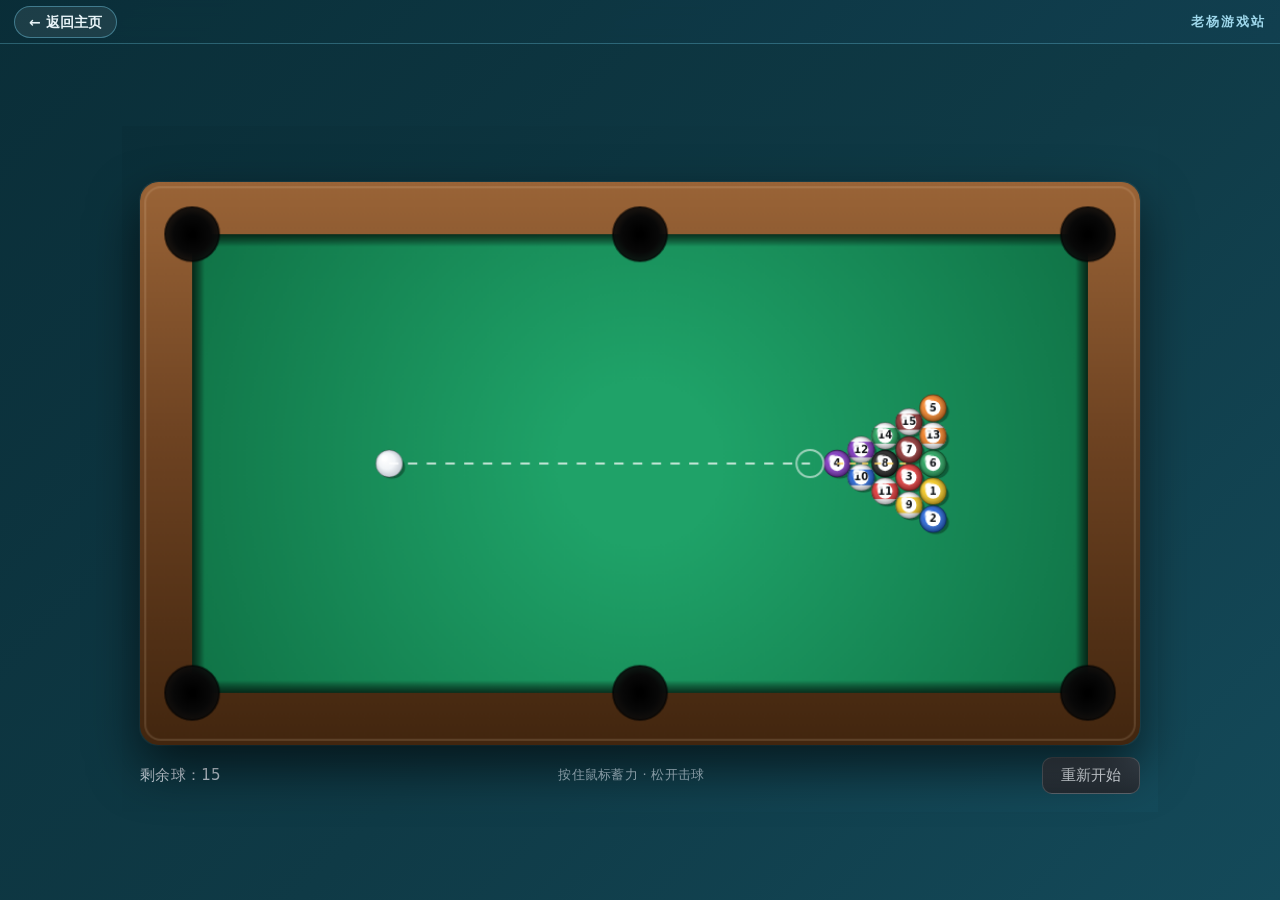
<file: taiqiu.html>
<!DOCTYPE html>
<html lang="zh-CN">
<head>
<meta charset="UTF-8">
<meta name="viewport" content="width=device-width, initial-scale=1.0">
<title>台球小游戏</title>
<style>
  * { box-sizing: border-box; }
  html, body {
    margin: 0; padding: 0;
    min-height: 100%;
    background: linear-gradient(135deg,#0a2e38 0%,#0f3a46 55%,#144a5a 100%);
    font-family: -apple-system,"PingFang SC","Microsoft YaHei",system-ui,sans-serif;
    display: flex; flex-direction: column;
    align-items: center; justify-content: center;
    padding: 56px 18px 18px;
    gap: 12px;
  }
  .game-wrap {
    width: min(96vw, 1000px);
    position: relative;
  }
  canvas {
    width: 100%;
    height: auto;
    display: block;
    border-radius: 18px;
    box-shadow: 0 22px 50px rgba(0,0,0,0.6), 0 0 0 1px rgba(255,255,255,0.06);
    cursor: crosshair;
    touch-action: none;
  }
  .bar {
    width: min(96vw, 1000px);
    display: flex;
    align-items: center;
    justify-content: space-between;
    gap: 14px;
    color: #c9d4de;
    font-size: 15px;
    letter-spacing: 0.3px;
  }
  .hint {
    opacity: 0.65;
    font-size: 13px;
  }
  button {
    font: inherit;
    padding: 8px 18px;
    border-radius: 10px;
    border: 1px solid rgba(255,255,255,0.18);
    background: linear-gradient(#3a444e, #242c33);
    color: #e8eef4;
    cursor: pointer;
    transition: 0.15s;
  }
  button:hover {
    background: linear-gradient(#48545f, #2c353d);
    border-color: rgba(255,255,255,0.3);
  }
  button:active { transform: translateY(1px); }

  /* ===== 老杨游戏站 · 统一站点栏 ===== */
  .site-bar{position:fixed;top:0;left:0;right:0;height:44px;z-index:9999;
    display:flex;align-items:center;justify-content:space-between;padding:0 14px;
    box-sizing:border-box;
    background:linear-gradient(135deg,rgba(10,46,56,.94),rgba(18,64,80,.94));
    border-bottom:1px solid rgba(126,224,255,.28);
    backdrop-filter:blur(8px);-webkit-backdrop-filter:blur(8px);
    font-family:-apple-system,"PingFang SC","Microsoft YaHei",system-ui,sans-serif;}
  .site-bar .site-name{color:#9fd8ec;font-size:13px;letter-spacing:2px;font-weight:600;white-space:nowrap}
  .back-home{display:inline-flex;align-items:center;gap:6px;color:#e8f4f8;text-decoration:none;
    font-family:-apple-system,"PingFang SC","Microsoft YaHei",system-ui,sans-serif;
    font-size:14px;font-weight:600;line-height:1;
    background:rgba(255,255,255,.08);border:1px solid rgba(126,224,255,.38);
    border-radius:999px;padding:8px 14px;transition:.15s;cursor:pointer}
  .back-home:hover{background:rgba(126,224,255,.18);border-color:#7ee0ff;color:#fff}
</style>
</head>
<body>
<nav class="site-bar"><a class="back-home" href="./index.html">← 返回主页</a><span class="site-name">老杨游戏站</span></nav>

<div class="game-wrap">
  <canvas id="game" width="960" height="540"></canvas>
</div>

<div class="bar">
  <span id="status">剩余球：15</span>
  <span class="hint">按住鼠标蓄力 · 松开击球</span>
  <button id="restart">重新开始</button>
</div>

<script>
(function () {
  "use strict";

  const canvas = document.getElementById("game");
  const ctx    = canvas.getContext("2d");
  const statusEl  = document.getElementById("status");
  const restartEl = document.getElementById("restart");

  const W = canvas.width;
  const H = canvas.height;

  // ---------- 桌面几何 ----------
  const TABLE = { x: 50, y: 50, w: 860, h: 440 };
  const BALL_R   = 13;
  const POCKET_R = 26;

  // ---------- 物理参数（惯性更强、更顺滑）----------
  const DECEL         = 200;   // 基础滚动摩擦（原来 520，现在球滑得更远）
  const BRAKE_SPEED   = 70;    // 低于此速度触发额外刹车
  const BRAKE_DECEL   = 560;   // 低速时刹车更强，避免球慢慢爬
  const MAX_SPEED     = 2000;  // 最大击球速度（原来 1400）
  const RESTITUTION   = 0.96;  // 球与球之间的弹性
  const CUSHION_REST  = 0.82;  // 库边弹性
  const STEP          = 1 / 240;

  // ---------- 球袋 ----------
  const POCKETS = [
    { x: TABLE.x,                 y: TABLE.y },
    { x: TABLE.x + TABLE.w / 2,   y: TABLE.y },
    { x: TABLE.x + TABLE.w,       y: TABLE.y },
    { x: TABLE.x,                 y: TABLE.y + TABLE.h },
    { x: TABLE.x + TABLE.w / 2,   y: TABLE.y + TABLE.h },
    { x: TABLE.x + TABLE.w,       y: TABLE.y + TABLE.h }
  ];

  // ---------- 球色 ----------
  const BALL_COLORS = {
    1: "#f2c419", 2: "#1c5fd6", 3: "#e03131", 4: "#7b2fbe",
    5: "#f07c1e", 6: "#1e9e57", 7: "#8a2b2b", 8: "#1a1a1a",
    9: "#f2c419", 10: "#1c5fd6", 11: "#e03131", 12: "#7b2fbe",
    13: "#f07c1e", 14: "#1e9e57", 15: "#8a2b2b"
  };

  // ---------- 状态 ----------
  let balls = [];
  let cueBall = null;
  let cueBallNeedsReset = false;

  let aimAngle = 0;
  let power = 0;
  let charging = false;

  let lastT = 0;
  let accT = 0;

  // ============================================================
  //  初始化
  // ============================================================
  function newGame() {
    balls = [];
    cueBallNeedsReset = false;
    power = 0;
    charging = false;
    aimAngle = 0;

    cueBall = {
      x: TABLE.x + TABLE.w * 0.22,
      y: TABLE.y + TABLE.h * 0.5,
      vx: 0, vy: 0,
      r: BALL_R,
      color: "#ffffff",
      num: 0,
      stripe: false,
      active: true
    };
    balls.push(cueBall);

    const apexX = TABLE.x + TABLE.w * 0.72;
    const apexY = TABLE.y + TABLE.h * 0.5;
    const gap = BALL_R * 2 + 0.6;
    const dx = gap * Math.cos(Math.PI / 6);

    const pool = [1,2,3,4,5,6,7,9,10,11,12,13,14,15];
    for (let i = pool.length - 1; i > 0; i--) {
      const j = Math.floor(Math.random() * (i + 1));
      [pool[i], pool[j]] = [pool[j], pool[i]];
    }

    const order = [];
    let ni = 0;
    for (let k = 0; k < 15; k++) {
      if (k === 4) order.push(8);
      else order.push(pool[ni++]);
    }

    let idx = 0;
    for (let row = 0; row < 5; row++) {
      for (let i = 0; i <= row; i++) {
        const num = order[idx++];
        balls.push({
          x: apexX + row * dx,
          y: apexY + (i - row / 2) * gap,
          vx: 0, vy: 0,
          r: BALL_R,
          color: BALL_COLORS[num],
          num: num,
          stripe: num > 8,
          active: true
        });
      }
    }
  }

  // ============================================================
  //  物理
  // ============================================================
  function ballsMoving() {
    for (const b of balls) {
      if (b.active && (b.vx !== 0 || b.vy !== 0)) return true;
    }
    return false;
  }

  function potBall(b) {
    b.active = false;
    b.vx = 0;
    b.vy = 0;
    if (b === cueBall) cueBallNeedsReset = true;
  }

  function collideBalls(a, b) {
    const dx = b.x - a.x;
    const dy = b.y - a.y;
    const distSq = dx * dx + dy * dy;
    const minD = a.r + b.r;
    if (distSq >= minD * minD || distSq < 1e-9) return;

    const dist = Math.sqrt(distSq);
    const nx = dx / dist;
    const ny = dy / dist;

    const overlap = (minD - dist) * 0.5;
    a.x -= nx * overlap;
    a.y -= ny * overlap;
    b.x += nx * overlap;
    b.y += ny * overlap;

    const rvx = b.vx - a.vx;
    const rvy = b.vy - a.vy;
    const vn = rvx * nx + rvy * ny;
    if (vn > 0) return;

    const imp = -(1 + RESTITUTION) * vn * 0.5;
    a.vx -= imp * nx;
    a.vy -= imp * ny;
    b.vx += imp * nx;
    b.vy += imp * ny;
  }

  function physicsStep(dt) {
    // 1. 积分位置
    for (const b of balls) {
      if (!b.active) continue;
      b.x += b.vx * dt;
      b.y += b.vy * dt;
    }

    // 2. 滚动摩擦（高速段摩擦弱 → 惯性感强；低速段刹车强 → 干净停下）
    for (const b of balls) {
      if (!b.active) continue;
      const sp = Math.hypot(b.vx, b.vy);
      if (sp > 0) {
        const decel = sp < BRAKE_SPEED ? BRAKE_DECEL : DECEL;
        const ns = sp - decel * dt;
        if (ns <= 1) {
          b.vx = 0;
          b.vy = 0;
        } else {
          const k = ns / sp;
          b.vx *= k;
          b.vy *= k;
        }
      }
    }

    // 3. 球球碰撞
    for (let i = 0; i < balls.length; i++) {
      if (!balls[i].active) continue;
      for (let j = i + 1; j < balls.length; j++) {
        if (!balls[j].active) continue;
        collideBalls(balls[i], balls[j]);
      }
    }

    // 4. 落袋检测
    for (const b of balls) {
      if (!b.active) continue;
      for (const p of POCKETS) {
        if (Math.hypot(b.x - p.x, b.y - p.y) < POCKET_R) {
          potBall(b);
          break;
        }
      }
    }

    // 5. 库边反弹
    const left   = TABLE.x + BALL_R;
    const right  = TABLE.x + TABLE.w - BALL_R;
    const top    = TABLE.y + BALL_R;
    const bottom = TABLE.y + TABLE.h - BALL_R;

    for (const b of balls) {
      if (!b.active) continue;

      let nearPocket = false;
      for (const p of POCKETS) {
        if (Math.hypot(b.x - p.x, b.y - p.y) < POCKET_R + b.r * 0.6) {
          nearPocket = true; break;
        }
      }
      if (nearPocket) continue;

      if (b.x < left)   { b.x = left;   b.vx = Math.abs(b.vx) * CUSHION_REST; }
      if (b.x > right)  { b.x = right;  b.vx = -Math.abs(b.vx) * CUSHION_REST; }
      if (b.y < top)    { b.y = top;    b.vy = Math.abs(b.vy) * CUSHION_REST; }
      if (b.y > bottom) { b.y = bottom; b.vy = -Math.abs(b.vy) * CUSHION_REST; }

      if (b.x < TABLE.x - 80 || b.x > TABLE.x + TABLE.w + 80 ||
          b.y < TABLE.y - 80 || b.y > TABLE.y + TABLE.h + 80) {
        potBall(b);
      }
    }
  }

  // ============================================================
  //  白球重置
  // ============================================================
  function overlapsAny(x, y, r) {
    for (const b of balls) {
      if (!b.active || b === cueBall) continue;
      if (Math.hypot(b.x - x, b.y - y) < r + b.r + 1) return true;
    }
    return false;
  }

  function resetCueBall() {
    cueBall.active = true;
    cueBall.vx = 0;
    cueBall.vy = 0;

    let x = TABLE.x + TABLE.w * 0.22;
    let y = TABLE.y + TABLE.h * 0.5;
    let tries = 0;
    while (overlapsAny(x, y, cueBall.r) && tries < 200) {
      x -= 5;
      if (x < TABLE.x + cueBall.r + 4) {
        x = TABLE.x + TABLE.w * 0.22;
        y += 6;
      }
      if (y > TABLE.y + TABLE.h - cueBall.r - 4) {
        y = TABLE.y + TABLE.h * 0.5;
        x = TABLE.x + TABLE.w * 0.12;
      }
      tries++;
    }
    cueBall.x = x;
    cueBall.y = y;
  }

  // ============================================================
  //  击球
  // ============================================================
  function shoot() {
    if (!cueBall || !cueBall.active) { power = 0; return; }
    if (power < 0.04) { power = 0; return; }

    const speed = power * MAX_SPEED;
    cueBall.vx = Math.cos(aimAngle) * speed;
    cueBall.vy = Math.sin(aimAngle) * speed;
    power = 0;
  }

  // ============================================================
  //  输入
  // ============================================================
  function getPos(e) {
    const rect = canvas.getBoundingClientRect();
    return {
      x: (e.clientX - rect.left) * (canvas.width / rect.width),
      y: (e.clientY - rect.top) * (canvas.height / rect.height)
    };
  }

  canvas.addEventListener("pointerdown", (e) => {
    e.preventDefault();
    try { canvas.setPointerCapture(e.pointerId); } catch (err) {}

    const m = getPos(e);
    if (!cueBall || !cueBall.active || ballsMoving()) return;

    aimAngle = Math.atan2(m.y - cueBall.y, m.x - cueBall.x);
    charging = true;
    power = 0;
  });

  canvas.addEventListener("pointermove", (e) => {
    if (!cueBall || !cueBall.active || ballsMoving()) return;
    if (charging) return;
    const m = getPos(e);
    aimAngle = Math.atan2(m.y - cueBall.y, m.x - cueBall.x);
  });

  function endCharge() {
    if (!charging) return;
    charging = false;
    shoot();
  }

  canvas.addEventListener("pointerup", (e) => {
    e.preventDefault();
    endCharge();
  });
  canvas.addEventListener("pointercancel", () => {
    charging = false;
    power = 0;
  });

  restartEl.addEventListener("click", () => {
    newGame();
  });

  // ============================================================
  //  更新
  // ============================================================
  function update(dt) {
    if (charging) {
      power = Math.min(1, power + dt / 1.1);
    }

    accT += dt;
    let guard = 0;
    while (accT >= STEP && guard < 240) {
      physicsStep(STEP);
      accT -= STEP;
      guard++;
    }
    if (guard >= 240) accT = 0;

    if (cueBallNeedsReset && !ballsMoving()) {
      resetCueBall();
      cueBallNeedsReset = false;
    }
  }

  // ============================================================
  //  渲染
  // ============================================================
  function roundRect(c, x, y, w, h, r) {
    c.beginPath();
    c.moveTo(x + r, y);
    c.arcTo(x + w, y, x + w, y + h, r);
    c.arcTo(x + w, y + h, x, y + h, r);
    c.arcTo(x, y + h, x, y, r);
    c.arcTo(x, y, x + w, y, r);
    c.closePath();
  }

  function drawTable() {
    const wood = ctx.createLinearGradient(0, 0, 0, H);
    wood.addColorStop(0,   "#9a6437");
    wood.addColorStop(0.45,"#6e4322");
    wood.addColorStop(1,   "#42260f");
    ctx.fillStyle = wood;
    roundRect(ctx, 0, 0, W, H, 18);
    ctx.fill();

    ctx.strokeStyle = "rgba(255,225,190,0.14)";
    ctx.lineWidth = 2;
    roundRect(ctx, 5, 5, W - 10, H - 10, 15);
    ctx.stroke();

    const felt = ctx.createRadialGradient(W / 2, H / 2, 80, W / 2, H / 2, 640);
    felt.addColorStop(0, "#1fa268");
    felt.addColorStop(1, "#0a6039");
    ctx.fillStyle = felt;
    ctx.fillRect(TABLE.x, TABLE.y, TABLE.w, TABLE.h);

    ctx.save();
    ctx.beginPath();
    ctx.rect(TABLE.x, TABLE.y, TABLE.w, TABLE.h);
    ctx.clip();
    for (let i = 0; i < 12; i++) {
      ctx.strokeStyle = "rgba(0,0,0," + (0.035 * (12 - i)) + ")";
      ctx.lineWidth = 2;
      ctx.strokeRect(TABLE.x + i, TABLE.y + i, TABLE.w - i * 2, TABLE.h - i * 2);
    }
    ctx.restore();
  }

  function drawPockets() {
    for (const p of POCKETS) {
      const g = ctx.createRadialGradient(p.x, p.y, 2, p.x, p.y, POCKET_R);
      g.addColorStop(0,   "#000000");
      g.addColorStop(0.65,"#080808");
      g.addColorStop(1,   "rgba(12,12,12,0.9)");
      ctx.beginPath();
      ctx.arc(p.x, p.y, POCKET_R, 0, Math.PI * 2);
      ctx.fillStyle = g;
      ctx.fill();

      ctx.beginPath();
      ctx.arc(p.x, p.y, POCKET_R, 0, Math.PI * 2);
      ctx.strokeStyle = "rgba(0,0,0,0.55)";
      ctx.lineWidth = 2;
      ctx.stroke();
    }
  }

  function drawBall(b) {
    const { x, y, r } = b;

    ctx.beginPath();
    ctx.ellipse(x + 2.5, y + 3.5, r * 0.98, r * 0.85, 0, 0, Math.PI * 2);
    ctx.fillStyle = "rgba(0,0,0,0.32)";
    ctx.fill();

    ctx.save();
    ctx.beginPath();
    ctx.arc(x, y, r, 0, Math.PI * 2);
    ctx.clip();

    if (b.num === 0) {
      const g = ctx.createRadialGradient(x - r * 0.4, y - r * 0.4, r * 0.1, x, y, r);
      g.addColorStop(0, "#ffffff");
      g.addColorStop(0.55, "#f2f5f8");
      g.addColorStop(1, "#c3cad2");
      ctx.fillStyle = g;
      ctx.fillRect(x - r, y - r, r * 2, r * 2);
    } else if (b.stripe) {
      ctx.fillStyle = "#f8fafc";
      ctx.fillRect(x - r, y - r, r * 2, r * 2);
      ctx.fillStyle = b.color;
      ctx.fillRect(x - r, y - r * 0.58, r * 2, r * 1.16);

      const g = ctx.createRadialGradient(x - r * 0.4, y - r * 0.4, r * 0.1, x, y, r);
      g.addColorStop(0,   "rgba(255,255,255,0.75)");
      g.addColorStop(0.45,"rgba(255,255,255,0.06)");
      g.addColorStop(1,   "rgba(0,0,0,0.40)");
      ctx.fillStyle = g;
      ctx.fillRect(x - r, y - r, r * 2, r * 2);
    } else {
      ctx.fillStyle = b.color;
      ctx.fillRect(x - r, y - r, r * 2, r * 2);

      const g = ctx.createRadialGradient(x - r * 0.4, y - r * 0.4, r * 0.1, x, y, r);
      g.addColorStop(0,   "rgba(255,255,255,0.80)");
      g.addColorStop(0.45,"rgba(255,255,255,0.08)");
      g.addColorStop(1,   "rgba(0,0,0,0.42)");
      ctx.fillStyle = g;
      ctx.fillRect(x - r, y - r, r * 2, r * 2);
    }

    ctx.restore();

    if (b.num > 0) {
      ctx.beginPath();
      ctx.arc(x, y, r * 0.55, 0, Math.PI * 2);
      ctx.fillStyle = "#ffffff";
      ctx.fill();

      ctx.fillStyle = "#15181c";
      ctx.font = "bold " + Math.round(r * 0.78) + "px system-ui, sans-serif";
      ctx.textAlign = "center";
      ctx.textBaseline = "middle";
      ctx.fillText(String(b.num), x, y + 0.5);
    }

    ctx.beginPath();
    ctx.arc(x - r * 0.34, y - r * 0.38, r * 0.23, 0, Math.PI * 2);
    ctx.fillStyle = "rgba(255,255,255,0.85)";
    ctx.fill();

    ctx.beginPath();
    ctx.arc(x, y, r, 0, Math.PI * 2);
    ctx.strokeStyle = "rgba(0,0,0,0.28)";
    ctx.lineWidth = 1;
    ctx.stroke();
  }

  function drawAim() {
    if (!cueBall || !cueBall.active) return;
    if (ballsMoving()) return;

    const p0 = { x: cueBall.x, y: cueBall.y };
    const d  = { x: Math.cos(aimAngle), y: Math.sin(aimAngle) };

    let bestT = Infinity;
    let hitBall = null;

    const minX = TABLE.x + cueBall.r;
    const maxX = TABLE.x + TABLE.w - cueBall.r;
    const minY = TABLE.y + cueBall.r;
    const maxY = TABLE.y + TABLE.h - cueBall.r;

    if (d.x >  1e-6) { const t = (maxX - p0.x) / d.x; if (t > 0 && t < bestT) bestT = t; }
    if (d.x < -1e-6) { const t = (minX - p0.x) / d.x; if (t > 0 && t < bestT) bestT = t; }
    if (d.y >  1e-6) { const t = (maxY - p0.y) / d.y; if (t > 0 && t < bestT) bestT = t; }
    if (d.y < -1e-6) { const t = (minY - p0.y) / d.y; if (t > 0 && t < bestT) bestT = t; }

    for (const b of balls) {
      if (b === cueBall || !b.active) continue;
      const R  = cueBall.r + b.r;
      const ox = p0.x - b.x;
      const oy = p0.y - b.y;
      const bq = ox * d.x + oy * d.y;
      const c  = ox * ox + oy * oy - R * R;
      const disc = bq * bq - c;
      if (disc < 0) continue;
      const sq = Math.sqrt(disc);
      const t1 = -bq - sq;
      if (t1 > 0 && t1 < bestT) { bestT = t1; hitBall = b; }
    }

    if (!isFinite(bestT)) bestT = 400;

    const ex = p0.x + d.x * bestT;
    const ey = p0.y + d.y * bestT;

    ctx.save();
    ctx.setLineDash([9, 9]);
    ctx.strokeStyle = "rgba(255,255,255,0.72)";
    ctx.lineWidth = 2;
    ctx.beginPath();
    ctx.moveTo(p0.x, p0.y);
    ctx.lineTo(ex, ey);
    ctx.stroke();
    ctx.restore();

    ctx.beginPath();
    ctx.arc(ex, ey, cueBall.r, 0, Math.PI * 2);
    ctx.strokeStyle = "rgba(255,255,255,0.55)";
    ctx.lineWidth = 2;
    ctx.stroke();

    if (hitBall) {
      const nx = hitBall.x - ex;
      const ny = hitBall.y - ey;
      const nl = Math.hypot(nx, ny) || 1;
      ctx.save();
      ctx.setLineDash([6, 6]);
      ctx.beginPath();
      ctx.moveTo(hitBall.x, hitBall.y);
      ctx.lineTo(hitBall.x + (nx / nl) * 70, hitBall.y + (ny / nl) * 70);
      ctx.strokeStyle = "rgba(255,214,102,0.8)";
      ctx.lineWidth = 2;
      ctx.stroke();
      ctx.restore();
    }
  }

  function drawPowerRing() {
    if (power <= 0.001) return;
    if (!cueBall || !cueBall.active) return;

    const hue = (1 - power) * 120;

    ctx.beginPath();
    ctx.arc(
      cueBall.x, cueBall.y, cueBall.r + 9,
      -Math.PI / 2,
      -Math.PI / 2 + Math.PI * 2 * power
    );
    ctx.strokeStyle = "hsl(" + hue + ",92%,56%)";
    ctx.lineWidth = 6;
    ctx.lineCap = "round";
    ctx.stroke();

    ctx.beginPath();
    ctx.arc(cueBall.x, cueBall.y, cueBall.r + 9, 0, Math.PI * 2);
    ctx.strokeStyle = "rgba(255,255,255,0.14)";
    ctx.lineWidth = 6;
    ctx.stroke();
  }

  function drawMessage() {
    const remaining = balls.filter(b => b.num > 0 && b.active).length;
    if (remaining > 0) return;

    ctx.save();
    ctx.fillStyle = "rgba(0,0,0,0.55)";
    roundRect(ctx, W / 2 - 170, H / 2 - 60, 340, 120, 16);
    ctx.fill();

    ctx.fillStyle = "#7dffb0";
    ctx.font = "bold 40px system-ui, sans-serif";
    ctx.textAlign = "center";
    ctx.textBaseline = "middle";
    ctx.fillText("🎉 全部清台！", W / 2, H / 2 - 8);

    ctx.fillStyle = "rgba(255,255,255,0.75)";
    ctx.font = "16px system-ui, sans-serif";
    ctx.fillText("点击「重新开始」再来一局", W / 2, H / 2 + 32);
    ctx.restore();
  }

  function render() {
    ctx.clearRect(0, 0, W, H);

    drawTable();
    drawPockets();

    for (const b of balls) {
      if (b.active) drawBall(b);
    }

    drawAim();
    drawPowerRing();
    drawMessage();

    const remaining = balls.filter(b => b.num > 0 && b.active).length;
    const txt = "剩余球：" + remaining;
    if (statusEl.textContent !== txt) statusEl.textContent = txt;
  }

  // ============================================================
  //  主循环
  // ============================================================
  function loop(t) {
    if (!lastT) lastT = t;
    let dt = (t - lastT) / 1000;
    lastT = t;
    if (dt > 0.05) dt = 0.05;

    update(dt);
    render();

    requestAnimationFrame(loop);
  }

  newGame();
  requestAnimationFrame(loop);

})();
</script>

</body>
</html>
</file>
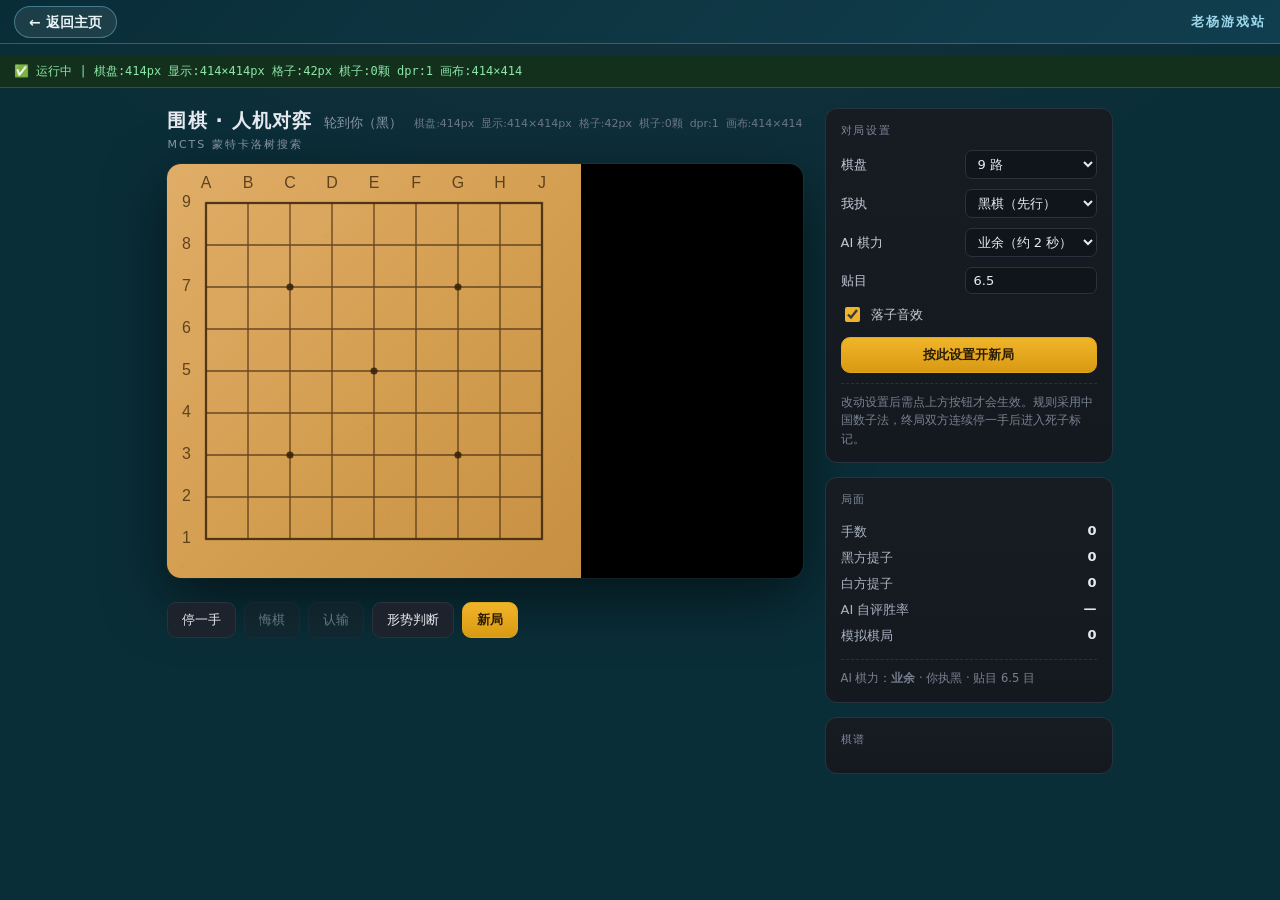
<file: weiqi.html>
<!DOCTYPE html>
<html lang="zh-CN">
<head>
<meta charset="UTF-8" />
<meta name="viewport" content="width=device-width, initial-scale=1, maximum-scale=1" />
<title>围棋 · 人机对弈</title>
<style>
  :root{
    --bg:#0d1014; --panel:#171c23; --panel2:#1d232c; --line:#2a323d;
    --text:#e7ebf1; --muted:#8e99a9; --accent:#f0b429; --blue:#4b9dfb;
    --wood:#d9a45b; --wood2:#c98f42;
  }
  *{box-sizing:border-box}
  html,body{margin:0;padding:0}
  body{
    background:radial-gradient(1100px 700px at 50% -15%, #16303c 0%, #0a2e38 60%);
    color:var(--text); min-height:100vh; padding-top:56px;
    font-family:-apple-system,"PingFang SC","Microsoft YaHei",system-ui,sans-serif;
    -webkit-font-smoothing:antialiased;
  }
  .app{display:flex;gap:22px;padding:20px;justify-content:center;align-items:flex-start;flex-wrap:wrap}
  .board-col{display:flex;flex-direction:column;gap:12px;align-items:stretch}
  .head{display:flex;align-items:baseline;justify-content:space-between;gap:12px}
  .title{font-size:19px;font-weight:600;letter-spacing:.06em}
  .title small{display:block;font-size:11px;color:var(--muted);font-weight:400;letter-spacing:.18em;margin-top:3px}
  .status{font-size:13px;color:var(--muted);text-align:right;line-height:1.5}
  .status b{color:var(--accent);font-weight:600}
  .canvas-wrap{border-radius:14px;overflow:hidden;box-shadow:0 20px 60px rgba(0,0,0,.55), 0 0 0 1px rgba(255,255,255,.05);background:#000;max-width:100%}
  /* 关键：让 canvas 在窗口较窄时整体等比缩小，而不是溢出被裁掉 */
  canvas{display:block;touch-action:manipulation;max-width:100%;height:auto}
  .toolbar{display:flex;gap:8px;flex-wrap:wrap}
  button{
    background:var(--panel2);color:var(--text);border:1px solid var(--line);
    padding:8px 14px;border-radius:9px;font-size:13px;cursor:pointer;
    font-family:inherit;transition:.15s;
  }
  button:hover:not(:disabled){border-color:#3d4a5c;background:#242c37}
  button:active:not(:disabled){transform:translateY(1px)}
  button:disabled{opacity:.4;cursor:not-allowed}
  button.primary{background:linear-gradient(180deg,#f0b429,#d99a13);color:#2a1d02;border-color:#e0a81f;font-weight:600}
  button.primary:hover{background:linear-gradient(180deg,#f5bf45,#e0a51b)}
  button.danger:hover{border-color:#8a3b3b;color:#ff9b9b}
  .side{width:288px;display:flex;flex-direction:column;gap:14px}
  .card{background:linear-gradient(180deg,var(--panel),#141920);border:1px solid var(--line);border-radius:12px;padding:14px 15px}
  .card-title{font-size:11px;letter-spacing:.16em;color:#7d8798;margin-bottom:12px}
  .field{display:flex;align-items:center;justify-content:space-between;margin-bottom:10px;font-size:13px;color:#c3cad6}
  select,input[type=number]{
    background:#10151b;color:var(--text);border:1px solid var(--line);
    border-radius:7px;padding:5px 8px;font-size:13px;font-family:inherit;width:132px;outline:none;
  }
  select:focus,input:focus{border-color:#44536a}
  .chk{display:flex;align-items:center;gap:8px;font-size:13px;color:#c3cad6;cursor:pointer;user-select:none}
  .chk input{accent-color:var(--accent);width:15px;height:15px}
  .hintrow{font-size:11.5px;color:#77818f;line-height:1.6;margin-top:10px;border-top:1px dashed #2a323d;padding-top:9px}
  .row{display:flex;justify-content:space-between;font-size:13px;color:#a9b3c1;padding:4px 0}
  .row b{color:var(--text);font-variant-numeric:tabular-nums}
  .movelist{max-height:230px;overflow-y:auto;font-size:12px;line-height:1.9;font-variant-numeric:tabular-nums}
  .mv{display:inline-flex;align-items:center;gap:5px;width:50%;padding-right:6px;white-space:nowrap}
  .mv i{width:9px;height:9px;border-radius:50%;display:inline-block;flex:0 0 auto}
  .mv .n{color:#6d7787;min-width:22px;display:inline-block;text-align:right}
  .mv.last{background:rgba(240,180,41,.12);border-radius:4px}
  .bar{display:flex;gap:8px;align-items:center;background:rgba(240,180,41,.1);border:1px solid rgba(240,180,41,.35);
       color:#f4d68a;padding:10px 14px;border-radius:10px;font-size:13px;flex-wrap:wrap}
  .bar .sp{flex:1}
  ::-webkit-scrollbar{width:8px;height:8px}
  ::-webkit-scrollbar-thumb{background:#2c3542;border-radius:4px}
  ::-webkit-scrollbar-track{background:transparent}
  .toast{position:fixed;left:50%;top:64px;transform:translateX(-50%);background:#222a35;
         border:1px solid #3a4553;color:#e7ebf1;padding:9px 18px;border-radius:20px;font-size:13px;
         box-shadow:0 10px 30px rgba(0,0,0,.5);opacity:0;pointer-events:none;transition:.25s;z-index:99}
  .toast.on{opacity:1;top:72px}
  .modal{position:fixed;inset:0;background:rgba(6,8,11,.72);display:none;align-items:center;justify-content:center;z-index:100;backdrop-filter:blur(3px)}
  .modal.on{display:flex}
  .modal-box{background:linear-gradient(180deg,#1c222b,#151a21);border:1px solid var(--line);border-radius:16px;
             padding:26px 30px;min-width:320px;text-align:center;box-shadow:0 30px 80px rgba(0,0,0,.6)}
  .modal-box h2{margin:0 0 6px;font-size:22px;font-weight:600}
  .modal-box .sub{color:var(--muted);font-size:13px;line-height:1.8;margin-bottom:18px}
  .modal-box .sub b{color:var(--text);font-size:15px}
  .modal-actions{display:flex;gap:10px;justify-content:center}
  @media (max-width:900px){ .side{width:100%;max-width:460px} .app{padding:12px} }
  /* ===== 老杨游戏站 · 统一站点栏 ===== */
  .site-bar{position:fixed;top:0;left:0;right:0;height:44px;z-index:9999;
    display:flex;align-items:center;justify-content:space-between;padding:0 14px;
    box-sizing:border-box;
    background:linear-gradient(135deg,rgba(10,46,56,.94),rgba(18,64,80,.94));
    border-bottom:1px solid rgba(126,224,255,.28);
    backdrop-filter:blur(8px);-webkit-backdrop-filter:blur(8px);
    font-family:-apple-system,"PingFang SC","Microsoft YaHei",system-ui,sans-serif;}
  .site-bar .site-name{color:#9fd8ec;font-size:13px;letter-spacing:2px;font-weight:600;white-space:nowrap}
  .back-home{display:inline-flex;align-items:center;gap:6px;color:#e8f4f8;text-decoration:none;
    font-family:-apple-system,"PingFang SC","Microsoft YaHei",system-ui,sans-serif;
    font-size:14px;font-weight:600;line-height:1;
    background:rgba(255,255,255,.08);border:1px solid rgba(126,224,255,.38);
    border-radius:999px;padding:8px 14px;transition:.15s;cursor:pointer}
  .back-home:hover{background:rgba(126,224,255,.18);border-color:#7ee0ff;color:#fff}
</style>
</head>
<body>
<nav class="site-bar"><a class="back-home" href="./index.html">← 返回主页</a><span class="site-name">老杨游戏站</span></nav>

<!-- 自检条：脚本一运行就会改写这行字。若它一直显示“尚未执行”，说明浏览器根本没跑脚本 -->
<div id="boot" style="margin:0;padding:7px 14px;background:#3a2a10;color:#ffd166;font-size:12px;
     border-bottom:1px solid #5a4520;font-family:monospace">
  ⏳ 尚未执行 —— 如果你一直看到这行橙字，说明浏览器没有运行本页脚本（请换浏览器或检查安全设置）
</div>

<div class="app">
  <div class="board-col">
    <div class="head">
      <div class="title">围棋 · 人机对弈<small>MCTS 蒙特卡洛树搜索</small></div>
      <div class="status" id="status">准备开始</div>
    <div id="diag" style="font-size:11px;color:#6d7787;margin-top:2px;white-space:pre-wrap"></div>
    </div>
    <div class="canvas-wrap"><canvas id="board"></canvas></div>
    <div id="scoreBar"></div>
    <div class="toolbar">
      <button id="btnPass">停一手</button>
      <button id="btnUndo">悔棋</button>
      <button id="btnResign" class="danger">认输</button>
      <button id="btnTerritory">形势判断</button>
      <button id="btnNew" class="primary">新局</button>
    </div>
  </div>

  <aside class="side">
    <div class="card">
      <div class="card-title">对局设置</div>
      <div class="field"><span>棋盘</span>
        <select id="selSize"><option value="9" selected>9 路</option><option value="13">13 路</option><option value="19">19 路</option></select>
      </div>
      <div class="field"><span>我执</span>
        <select id="selColor"><option value="1" selected>黑棋（先行）</option><option value="2">白棋（后行）</option></select>
      </div>
      <div class="field"><span>AI 棋力</span>
        <select id="selLevel">
          <option value="1">入门（快）</option>
          <option value="2" selected>业余（约 2 秒）</option>
          <option value="3">强力（约 6 秒）</option>
        </select>
      </div>
      <div class="field"><span>贴目</span><input id="inpKomi" type="number" step="0.5" value="6.5" /></div>
      <label class="chk"><input type="checkbox" id="chkSound" checked /> 落子音效</label>
      <div style="margin-top:12px"><button id="btnApply" class="primary" style="width:100%">按此设置开新局</button></div>
      <div class="hintrow">改动设置后需点上方按钮才会生效。规则采用中国数子法，终局双方连续停一手后进入死子标记。</div>
    </div>

    <div class="card">
      <div class="card-title">局面</div>
      <div class="row"><span>手数</span><b id="moveNo">0</b></div>
      <div class="row"><span>黑方提子</span><b id="capB">0</b></div>
      <div class="row"><span>白方提子</span><b id="capW">0</b></div>
      <div class="row"><span>AI 自评胜率</span><b id="winrate">—</b></div>
      <div class="row"><span>模拟棋局</span><b id="sims">0</b></div>
      <div class="hintrow" id="hint">&nbsp;</div>
    </div>

    <div class="card">
      <div class="card-title">棋谱</div>
      <div class="movelist" id="movelist"></div>
    </div>
  </aside>
</div>

<div class="toast" id="toast"></div>
<div class="modal" id="modal"><div class="modal-box">
  <h2 id="mTitle">对局结束</h2>
  <div class="sub" id="mSub"></div>
  <div class="modal-actions">
    <button id="mAgain" class="primary">再来一局</button>
    <button id="mClose">看看棋盘</button>
  </div>
</div></div>

<script>
/* =======================================================================
   围棋人机对弈 —— 规则引擎 + MCTS AI + Canvas 界面
   ======================================================================= */

// === ENGINE-START ===
'use strict';
var EMPTY = 0, BLACK = 1, WHITE = 2;
function other(c){ return 3 - c; }
var OK = { ok:1 };   // play() 在“不需要记录”时的返回值
var DX = [-1, 1, -1, 1], DY = [-1, -1, 1, 1];   // 四个斜角方向（热路径不分配数组）

/* 可复现的伪随机（便于测试） */
function mulberry32(a){
  return function(){
    a |= 0; a = (a + 0x6D2B79F5) | 0;
    var t = Math.imul(a ^ (a >>> 15), 1 | a);
    t = (t + Math.imul(t ^ (t >>> 7), 61 | t)) ^ t;
    return ((t ^ (t >>> 14)) >>> 0) / 4294967296;
  };
}

/* Zobrist 哈希（用于打劫判定） */
var _zob = {};
function getZob(size){
  if(_zob[size]) return _zob[size];
  var rnd = mulberry32(0x9E3779B9 ^ (size * 2654435761));
  var n = size * size * 2;
  var z0 = new Int32Array(n), z1 = new Int32Array(n);
  for(var i = 0; i < n; i++){ z0[i] = (rnd() * 4294967296) | 0; z1[i] = (rnd() * 4294967296) | 0; }
  _zob[size] = { z0:z0, z1:z1 };
  return _zob[size];
}

/* ---------------------------------------------------------------- 棋盘 */
function Board(size){
  this.size = size; this.N = size * size;
  this.b = new Uint8Array(this.N);
  var nb = new Int32Array(this.N * 4), nbc = new Uint8Array(this.N);
  for(var y = 0; y < size; y++) for(var x = 0; x < size; x++){
    var i = y * size + x, c = 0;
    if(x > 0)        nb[i*4 + c++] = i - 1;
    if(x < size - 1) nb[i*4 + c++] = i + 1;
    if(y > 0)        nb[i*4 + c++] = i - size;
    if(y < size - 1) nb[i*4 + c++] = i + size;
    nbc[i] = c;
  }
  this.nb = nb; this.nbc = nbc;
  this._mark = new Int32Array(this.N); this._stamp = 0;
  this._seen = new Int32Array(this.N);
  this._stones = new Int32Array(this.N);
  this._gcount = 0;
  this._cap = new Int32Array(this.N);   // 提子缓存（热路径不分配内存）
  this._capN = 0; this._lastIdx = -1; this._lastColor = 0; this._lastLibs = 0;
  this._prevPh0 = 0; this._prevPh1 = 0; this._prevLast = -1;
  this.empty = new Int32Array(this.N);
  this.emptyPos = new Int32Array(this.N);
  this._vis = new Uint8Array(this.N);
  this._stack2 = new Int32Array(this.N);
  this.z = getZob(size);
  this.reset();
}

Board.prototype.reset = function(){
  this.b.fill(0);
  for(var i = 0; i < this.N; i++){ this.empty[i] = i; this.emptyPos[i] = i; }
  this.emptyCount = this.N;
  this.h0 = 0; this.h1 = 0;      // 当前局面哈希
  this.ph0 = 0; this.ph1 = 0;    // 上一手之前的局面哈希（打劫判定）
  this.prisoners = [0, 0];       // [黑被提, 白被提]
  this.lastMove = -1;
};

Board.prototype.clone = function(){
  var n = new Board(this.size);
  n.copyFrom(this);
  n.prisoners = [this.prisoners[0], this.prisoners[1]];
  return n;
};

Board.prototype.copyFrom = function(s){
  this.b.set(s.b);
  this.empty.set(s.empty);
  this.emptyPos.set(s.emptyPos);
  this.emptyCount = s.emptyCount;
  this.h0 = s.h0; this.h1 = s.h1;
  this.ph0 = s.ph0; this.ph1 = s.ph1;
  this.lastMove = s.lastMove;
  return this;
};

Board.prototype.xor = function(i, color){
  var k = i * 2 + color - 1;
  this.h0 ^= this.z.z0[k];
  this.h1 ^= this.z.z1[k];
};

Board.prototype.addEmpty = function(i){
  var p = this.emptyCount;
  this.empty[p] = i; this.emptyPos[i] = p; this.emptyCount = p + 1;
};
Board.prototype.removeEmpty = function(i){
  var p = this.emptyPos[i], last = --this.emptyCount, li = this.empty[last];
  this.empty[p] = li; this.emptyPos[li] = p;
};

/* 计算 idx 所在棋块的气数与棋子数（结果写入 _stones / _gcount）。
   stop：气数达到该值就提前退出——绝大多数场景只关心“0 气 / 1 气 / 2 气以上”，
   这样终局的大棋块不必整块扫完，是主要的性能优化点。 */
Board.prototype.groupLibs = function(idx, stop){
  var b = this.b, nb = this.nb, nbc = this.nbc;
  var color = b[idx], stamp = ++this._stamp;
  var mark = this._mark, seen = this._seen, st = this._stones;
  var lim = stop === undefined ? 0x3fffffff : stop;
  var head = 0; st[head++] = idx; mark[idx] = stamp;
  var libs = 0;
  for(var i = 0; i < head; i++){
    var s = st[i], base = s * 4, c = nbc[s];
    for(var k = 0; k < c; k++){
      var j = nb[base + k], v = b[j];
      if(v === EMPTY){
        if(seen[j] !== stamp){ seen[j] = stamp; if(++libs >= lim){ this._gcount = head; return libs; } }
      }
      else if(v === color && mark[j] !== stamp){ mark[j] = stamp; st[head++] = j; }
    }
  }
  this._gcount = head;
  return libs;
};

/* 落子。idx<0 表示停一手。
   rec 传对象则填入可撤销记录并返回；传 null 表示“不要记录”（热路径，零分配）；不传则新建记录。
   非法（自杀 / 打劫 / 已有子）返回 null。 */
Board.prototype.play = function(idx, color, rec){
  var b = this.b;
  if(idx === -1){
    var p0 = this.ph0, p1 = this.ph1;
    this.ph0 = this.h0; this.ph1 = this.h1;
    this.lastMove = -1;
    if(rec === null) return OK;
    if(!rec) rec = {};
    rec.idx = -1; rec.color = color; rec.captured = []; rec.ph0 = p0; rec.ph1 = p1;
    return rec;
  }
  if(idx < 0 || idx >= this.N || b[idx] !== EMPTY) return null;

  var opp = other(color);
  var ph0 = this.h0, ph1 = this.h1;
  this._prevPh0 = this.ph0; this._prevPh1 = this.ph1; this._prevLast = this.lastMove;
  this._lastIdx = idx; this._lastColor = color;

  b[idx] = color; this.removeEmpty(idx); this.xor(idx, color);

  var nb = this.nb, nbc = this.nbc;
  var cap = this._cap, capN = 0;
  var base = idx * 4, cnt = nbc[idx];
  for(var k = 0; k < cnt; k++){
    var j = nb[base + k];
    if(b[j] !== opp) continue;
    // 廉价过滤：只要这块敌子还有任何一个空邻点，它就至少有一口气，绝不会被提
    var jb = j * 4, jc = nbc[j], jHasLib = false;
    for(var q = 0; q < jc; q++){ if(b[nb[jb + q]] === EMPTY){ jHasLib = true; break; } }
    if(jHasLib) continue;
    if(this.groupLibs(j, 1) === 0){        // 只需要知道是不是 0 气
      var n = this._gcount, st = this._stones;
      for(var t = 0; t < n; t++){
        var s = st[t];
        b[s] = EMPTY; this.addEmpty(s); this.xor(s, opp); cap[capN++] = s;
      }
    }
  }
  this._capN = capN;

  // 自杀判定：先数空邻点，>=2 就说明气足够，无需整块扫描
  var libsN = 0;
  for(var k2 = 0; k2 < cnt; k2++) if(b[nb[base + k2]] === EMPTY) libsN++;
  var libs = libsN >= 2 ? 2 : this.groupLibs(idx, 2);   // 0 / 1 / >=2 足够，>=2 时记为 2
  this._lastLibs = libs;

  if(libs === 0 || (this.h0 === this.ph0 && this.h1 === this.ph1)){
    // 自杀禁手 或 打劫禁手 —— 完整回滚
    this.xor(idx, color); b[idx] = EMPTY; this.addEmpty(idx);
    for(var t2 = 0; t2 < capN; t2++){
      var s2 = cap[t2]; b[s2] = opp; this.removeEmpty(s2); this.xor(s2, opp);
    }
    return null;
  }

  this.ph0 = ph0; this.ph1 = ph1;
  this.prisoners[opp - 1] += capN;
  this.lastMove = idx;
  if(rec === null) return OK;
  if(!rec) rec = {};
  var arr = new Array(capN);
  for(var i = 0; i < capN; i++) arr[i] = cap[i];
  rec.idx = idx; rec.color = color; rec.captured = arr; rec.ph0 = ph0; rec.ph1 = ph1;
  return rec;
};

/* 撤销最近一次 play()（仅限刚落子、尚未进行其它落子时调用，用于随机模拟的试探） */
Board.prototype.undoFast = function(){
  var b = this.b, idx = this._lastIdx, color = this._lastColor, opp = other(color);
  var cap = this._cap, capN = this._capN;
  b[idx] = EMPTY; this.addEmpty(idx); this.xor(idx, color);
  for(var t = 0; t < capN; t++){
    var s = cap[t]; b[s] = opp; this.removeEmpty(s); this.xor(s, opp);
  }
  this.prisoners[opp - 1] -= capN;
  this.ph0 = this._prevPh0; this.ph1 = this._prevPh1;
  this.lastMove = this._prevLast;
};

Board.prototype.undo = function(rec){
  if(rec.idx === -1){ this.ph0 = rec.ph0; this.ph1 = rec.ph1; return; }
  var b = this.b, opp = other(rec.color);
  b[rec.idx] = EMPTY; this.addEmpty(rec.idx); this.xor(rec.idx, rec.color);
  for(var t = 0; t < rec.captured.length; t++){
    var s = rec.captured[t];
    b[s] = opp; this.removeEmpty(s); this.xor(s, opp);
  }
  this.prisoners[opp - 1] -= rec.captured.length;
  this.ph0 = rec.ph0; this.ph1 = rec.ph1;
};

/* 简单的“眼”判定 */
Board.prototype.isEye = function(idx, color){
  var b = this.b;
  if(b[idx] !== EMPTY) return false;
  var base = idx * 4, cnt = this.nbc[idx];
  for(var k = 0; k < cnt; k++) if(b[this.nb[base + k]] !== color) return false;
  var size = this.size, x = idx % size, y = (idx / size) | 0, opp = other(color), oc = 0, edge = 0;
  for(var d = 0; d < 4; d++){
    var nx = x + DX[d], ny = y + DY[d];
    if(nx < 0 || ny < 0 || nx >= size || ny >= size){ edge++; continue; }
    if(b[ny * size + nx] === opp) oc++;
  }
  return edge > 0 ? oc === 0 : oc <= 1;
};

/* ------------------------------------------------------------ 数目法 */
/* 中国数子法：活子 + 围空。dead 为可选的死子标记 */
function computeScore(board, komi, dead){
  var b = board.b, N = board.N, vis = board._vis, stack = board._stack2;
  vis.fill(0);
  var bs = 0, ws = 0;
  for(var i = 0; i < N; i++){
    var v = b[i];
    if(v === BLACK){ if(!(dead && dead[i])) bs++; }
    else if(v === WHITE){ if(!(dead && dead[i])) ws++; }
  }
  var bt = 0, wt = 0;
  for(var i2 = 0; i2 < N; i2++){
    var isEmpty = (b[i2] === EMPTY) || (dead && dead[i2]);
    if(!isEmpty || vis[i2]) continue;
    var head = 0; stack[head++] = i2; vis[i2] = 1;
    var bb = 0, bw = 0;
    for(var t = 0; t < head; t++){
      var s = stack[t];
      if(b[s] !== EMPTY) continue;
      var base = s * 4, c = board.nbc[s];
      for(var k = 0; k < c; k++){
        var j = board.nb[base + k];
        if(b[j] === EMPTY){ if(!vis[j]){ vis[j] = 1; stack[head++] = j; } }
        else if(dead && dead[j]){ if(!vis[j]){ vis[j] = 1; stack[head++] = j; } }
        else if(b[j] === BLACK) bb++;
        else bw++;
      }
    }
    if(bb > 0 && bw === 0) bt += head;
    else if(bw > 0 && bb === 0) wt += head;
  }
  var black = bs + bt, white = ws + wt + (komi || 0);
  return { black:black, white:white, diff:black - white, stonesB:bs, stonesW:ws, terrB:bt, terrW:wt };
}

/* 累计每点的归属（正数偏黑，负数偏白） */
function accumulateOwnership(board, out, w){
  var b = board.b, N = board.N, vis = board._vis, stack = board._stack2;
  vis.fill(0);
  for(var i = 0; i < N; i++){
    if(b[i] === BLACK) out[i] += w;
    else if(b[i] === WHITE) out[i] -= w;
  }
  for(var i2 = 0; i2 < N; i2++){
    if(b[i2] !== EMPTY || vis[i2]) continue;
    var head = 0; stack[head++] = i2; vis[i2] = 1;
    var bb = 0, bw = 0;
    for(var t = 0; t < head; t++){
      var s = stack[t], base = s * 4, c = board.nbc[s];
      for(var k = 0; k < c; k++){
        var j = board.nb[base + k], v = b[j];
        if(v === EMPTY){ if(!vis[j]){ vis[j] = 1; stack[head++] = j; } }
        else if(v === BLACK) bb++;
        else bw++;
      }
    }
    if(bb > 0 && bw === 0){ for(var t2 = 0; t2 < head; t2++) out[stack[t2]] += w; }
    else if(bw > 0 && bb === 0){ for(var t3 = 0; t3 < head; t3++) out[stack[t3]] -= w; }
  }
}

/* -------------------------------------------------------------- 模拟 */
function mdist(a, b, size){
  var ax = a % size, ay = (a / size) | 0, bx = b % size, by = (b / size) | 0;
  return Math.abs(ax - bx) + Math.abs(ay - by);
}

/* 找出某块棋唯一的那一口气 */
function findLiberty(board, idx){
  board.groupLibs(idx);
  var st = board._stones, n = board._gcount;
  for(var t = 0; t < n; t++){
    var s = st[t], base = s * 4, c = board.nbc[s];
    for(var k = 0; k < c; k++){
      var j = board.nb[base + k];
      if(board.b[j] === EMPTY) return j;
    }
  }
  return -1;
}

/* 该棋子所在块是否只剩一口气（先做廉价过滤，避免整块扫描） */
function maybeAtari(board, j){
  var jb = j * 4, jc = board.nbc[j], en = 0;
  for(var q = 0; q < jc; q++) if(board.b[board.nb[jb + q]] === EMPTY) en++;
  if(en >= 2) return false;
  return board.groupLibs(j, 2) === 1;
}

/* 随机模拟中的选点：优先提子、逃叫吃，回避自杀与填自己的眼 */
function choosePlayoutMove(board, color, rng){
  var n = board.emptyCount;
  if(n === 0) return -1;

  var lm = board.lastMove, opp = other(color);
  if(lm >= 0){
    var base0 = lm * 4, c0 = board.nbc[lm];
    // 先看对方上一手旁边有没有只剩一口气的敌块，有就直接提掉
    for(var k0 = 0; k0 < c0; k0++){
      var j0 = board.nb[base0 + k0];
      if(board.b[j0] === opp && maybeAtari(board, j0)){
        var lib0 = findLiberty(board, j0);
        if(lib0 >= 0 && board.play(lib0, color, null)){ board.undoFast(); return lib0; }
      }
    }
    // 再看自己有没有被叫吃的块要逃
    for(var k1 = 0; k1 < c0; k1++){
      var j1 = board.nb[base0 + k1];
      if(board.b[j1] === color && maybeAtari(board, j1)){
        var lib = findLiberty(board, j1);
        if(lib >= 0 && board.play(lib, color, null)){
          var okLib = board._lastLibs >= 2;
          board.undoFast();
          if(okLib) return lib;
        }
      }
    }
  }

  // 随机抽样，找一个“安全”的点：能提子，或落子后至少两口气，且不填自己的眼
  var tries = n < 6 ? n : 6;
  for(var t = 0; t < tries; t++){
    var mv = board.empty[(rng() * n) | 0];
    if(board.b[mv] !== EMPTY) continue;
    if(board.isEye(mv, color)) continue;                      // 不填自己的眼
    if(!board.play(mv, color, null)) continue;                // 自杀 / 打劫
    var good = board._capN > 0 || board._lastLibs >= 2;
    board.undoFast();
    if(good) return mv;
  }

  // 抽样没找到，就从随机起点全盘扫一遍。仍然没有安全点则停一手——
  // 绝不能为了“有棋可下”去下自填一气的棋，那会不断给对方送子，让模拟彻底失真。
  var start = (rng() * n) | 0;
  for(var q = 0; q < n; q++){
    var mv2 = board.empty[(start + q) % n];
    if(board.b[mv2] !== EMPTY) continue;
    if(board.isEye(mv2, color)) continue;
    if(!board.play(mv2, color, null)) continue;
    var good2 = board._capN > 0 || board._lastLibs >= 2;
    board.undoFast();
    if(good2) return mv2;
  }
  return -1;
}

/* 剩余空点是否全部是“眼”——是的话任何一方都无法再落子，局面已定 */
function remainingAllEyes(board){
  for(var e = 0; e < board.emptyCount; e++){
    var p = board.empty[e];
    if(!board.isEye(p, BLACK) && !board.isEye(p, WHITE)) return false;
  }
  return true;
}

function playoutFrom(board, color, komi, rng, cfg){
  var passes = 0, moves = 0, maxM = cfg.maxPlayoutMoves;
  while(passes < 2 && moves < maxM){
    // 终局快进：空点不多之后定期检查，全剩眼就说明谁也下不动了，直接结算
    if(moves > 16 && (moves & 15) === 0 && board.emptyCount < board.N * 0.5 && remainingAllEyes(board)) break;
    var mv = choosePlayoutMove(board, color, rng);
    if(mv < 0){ passes++; color = other(color); continue; }
    if(!board.play(mv, color, null)){ passes++; color = other(color); continue; }
    passes = 0; moves++; color = other(color);
  }
  return computeScore(board, komi).diff;
}

/* ------------------------------------------------------------ MCTS */
function shuffle(a, rng){
  for(var i = a.length - 1; i > 0; i--){
    var j = (rng() * (i + 1)) | 0, t = a[i]; a[i] = a[j]; a[j] = t;
  }
}

/* 生成候选着法。此处刻意不落子校验（那是热路径瓶颈），
   只做廉价的启发式打分，真正的合法性在真正尝试落子时才判断。 */
function expand(node, board, color, rng, cfg){
  var list = [], size = board.size, last = board.lastMove;
  for(var e = 0; e < board.emptyCount; e++){
    var mv = board.empty[e];
    if(board.b[mv] !== EMPTY) continue;
    if(board.isEye(mv, color)) continue;          // 不填自己的眼
    var sc = 0;
    if(last >= 0){
      var d = mdist(mv, last, size);              // 优先在对方上一手附近应战
      if(d <= 2) sc += 3; else if(d <= 4) sc += 1;
    }
    var x = mv % size, y = (mv / size) | 0;
    var line = Math.min(x, y, size - 1 - x, size - 1 - y);
    if(line === 0) sc -= 3; else if(line === 1) sc -= 1;   // 抑制一二线
    list.push({ move:mv, sc:sc });
  }
  shuffle(list, rng);
  if(cfg.width > 0 && list.length > cfg.width){   // 宽度剪枝：只保留最有希望的一批
    list.sort(function(a, b){ return b.sc - a.sc; });
    list.length = cfg.width;
    shuffle(list, rng);
  }
  node.untried = list;
}

function bestChild(node, rng, C){
  var best = null, bestVal = -Infinity, logP = Math.log(node.visits + 1);
  for(var i = 0; i < node.children.length; i++){
    var ch = node.children[i];
    var val;
    if(ch.visits === 0) val = 1e6 + rng();     // 每个候选至少试一次
    else {
      var d = ch.visits + ch.vw + ch.vl;       // 先验参与胜率计算
      // 探索项只用真实访问次数，否则先验重的着法会被自己压掉探索机会
      val = (ch.wins + ch.vw) / d + C * Math.sqrt(logP / (ch.visits + 1));
    }
    if(val > bestVal){ bestVal = val; best = ch; }
  }
  return best;
}

/* 一次完整的 MCTS 迭代：选择 → 展开 → 模拟 → 回溯。board 会被修改（调用方每次重置） */
function mctsIter(root, board, rootColor, komi, rng, cfg){
  var color = rootColor, node = root, guard = 0;
  while(true){
    if(node.untried === null){
      expand(node, board, color, rng, cfg);
      if(node === root) node.untried.push({ move:-1, sc:0 }); // 停一手也是候选
    }
    if(node.untried.length > 0){
      var cand = node.untried.pop(), saves = false;
      while(cand && cand.move >= 0){
        var base = cand.move * 4, c = board.nbc[cand.move];
        for(var k = 0; k < c; k++){                       // 是否救出了被叫吃的己方棋块
          var j = board.nb[base + k];
          if(board.b[j] === color && maybeAtari(board, j)){ saves = true; break; }
        }
        if(board.play(cand.move, color, null)) break;     // 落子成功
        saves = false;                                    // 非法（自杀/劫），换下一个候选
        cand = node.untried.length ? node.untried.pop() : null;
      }
      if(cand){
        var vw = 0, vl = 0;
        if(cand.move >= 0){
          if(cand.sc > 0) vw += cand.sc; else vl += -cand.sc;
          var capN = board._capN, libs = board._lastLibs;
          if(capN > 0) vw += 4 + 8 * capN;                // 能提子，权重给足
          if(saves && libs >= 2) vw += 12;                // 救出被叫吃的棋块
          if(libs === 1 && capN === 0) vl += 8;           // 自填一气
          else if(libs === 2 && capN === 0) vl += 1;
        }else vl = 4;                                     // 停一手，轻微惩罚
        var child = { move:cand.move, parent:node, mover:color, children:[], untried:null,
                      visits:0, wins:0, vw:vw, vl:vl,
                      cap: cand.move >= 0 ? board._capN : 0,
                      libs: cand.move >= 0 ? board._lastLibs : 0 };
        node.children.push(child);
        node = child; color = other(color);
        break;
      }
      // 所有候选都非法，等价于停一手
    }
    if(node.children.length === 0) break;
    node = bestChild(node, rng, cfg.C);
    if(node.move >= 0) board.play(node.move, color, null);
    color = other(color);
    if(++guard > 3000) break;
  }

  var diff = playoutFrom(board, color, komi, rng, cfg);
  var blackWins = diff > 0;
  var w = (node.mover === BLACK) ? (blackWins ? 1 : 0) : (blackWins ? 0 : 1);
  var cur = node;
  while(cur){ cur.visits++; cur.wins += w; cur = cur.parent; if(cur) w = 1 - w; }
}

/* 主搜索循环（异步分帧，避免界面卡死） */
async function mctsSearch(rootBoard, color, komi, opts){
  var rng = opts.rng || Math.random;
  var width = rootBoard.size >= 19 ? 44 : rootBoard.size >= 13 ? 34 : 0;
  var cfg = { C: opts.C || 0.9, width: width, maxPlayoutMoves: Math.min(rootBoard.N * 2, 620) };
  var scratch = new Board(rootBoard.size);
  var root = { move:-1, parent:null, mover:other(color), children:[], untried:null,
               visits:0, wins:0, vw:0, vl:0 };
  var start = (typeof performance !== 'undefined' ? performance.now() : Date.now());
  var now = function(){ return (typeof performance !== 'undefined' ? performance.now() : Date.now()); };
  var pl = 0, batch = 4;

  while(true){
    var t0 = now();
    for(var i = 0; i < batch; i++){
      scratch.copyFrom(rootBoard);
      mctsIter(root, scratch, color, komi, rng, cfg);
      pl++;
    }
    var dt = now() - t0;
    if(opts.onProgress) opts.onProgress(pl, now() - start);
    if(now() - start >= opts.timeMs || pl >= opts.maxPlayouts) break;
    if(opts.shouldStop && opts.shouldStop()) break;
    // 每批目标 ~25ms：既保证界面能刷新（浏览器 setTimeout 最小间隔约 4ms），又不至于让开销占比过高
    batch = Math.max(1, Math.min(400, Math.round(batch * (25 / Math.max(dt, 0.4)))));
    await new Promise(function(r){ setTimeout(r, 0); });
  }

  var best = null, capture = null;
  for(var i2 = 0; i2 < root.children.length; i2++){
    var ch = root.children[i2];
    if(ch.move < 0) continue;
    if(!best || ch.visits > best.visits ||
       (ch.visits === best.visits && (ch.wins / Math.max(ch.visits, 1)) > (best.wins / Math.max(best.visits, 1)))) best = ch;
    // 记下最被看好的“能提 2 子以上、且提完自身至少两口气”的着法
    if(ch.cap >= 2 && ch.libs >= 2 && (!capture || ch.visits > capture.visits)) capture = ch;
  }

  // 战术兜底：随机模拟对提子的价值一贯估计不足（它把整盘填满，提子的收益被摊薄），
  // 所以只要搜索没有明显反对，就把该提的子提掉——这更接近真实围棋的胜负手。
  if(capture && capture !== best && capture.visits >= 3){
    var bw = best.wins / Math.max(best.visits, 1);
    var cw = capture.wins / Math.max(capture.visits, 1);
    var tol = Math.min(0.35, 0.06 + 0.04 * capture.cap);   // 提子越大，越该相信它
    if(cw >= bw - tol) best = capture;
  }

  var winRate = best ? best.wins / Math.max(best.visits, 1) : 0.5;
  return { move: best ? best.move : -1, winRate: winRate, playouts: pl, visits: best ? best.visits : 0 };
}

/* 形势判断：用大量随机模拟统计每点归属 */
async function estimateTerritory(board, toPlay, komi, playouts, rng, onProgress){
  var out = new Float32Array(board.N);
  var scratch = new Board(board.size);
  var cfg = { maxPlayoutMoves: Math.min(board.N * 2, 900) };
  for(var p = 0; p < playouts; p++){
    scratch.copyFrom(board);
    playoutFrom(scratch, toPlay, komi, rng, cfg);
    accumulateOwnership(scratch, out, 1);
    if(onProgress && (p & 15) === 15){ onProgress(p + 1); await new Promise(function(r){ setTimeout(r, 0); }); }
  }
  var inv = 1 / playouts;
  var black = 0, white = 0;
  for(var i = 0; i < out.length; i++){
    out[i] *= inv;
    if(out[i] > 0) black += out[i]; else white -= out[i];
  }
  return { ownership: out, black: black, white: white + komi, diff: black - (white + komi) };
}

/* 遍历每个棋块 */
function eachGroup(board, cb){
  var vis = new Uint8Array(board.N), stack = new Int32Array(board.N);
  for(var i = 0; i < board.N; i++){
    if(board.b[i] === EMPTY || vis[i]) continue;
    var head = 0; stack[head++] = i; vis[i] = 1;
    var color = board.b[i];
    for(var t = 0; t < head; t++){
      var s = stack[t], base = s * 4, c = board.nbc[s];
      for(var k = 0; k < c; k++){
        var j = board.nb[base + k];
        if(board.b[j] === color && !vis[j]){ vis[j] = 1; stack[head++] = j; }
      }
    }
    var pts = new Int32Array(head);
    for(var t2 = 0; t2 < head; t2++) pts[t2] = stack[t2];
    cb(pts, color);
  }
}

/* 依据归属统计自动标记死子 */
function autoDetectDead(board, ownership, threshold){
  var dead = new Uint8Array(board.N);
  eachGroup(board, function(pts, color){
    var sum = 0;
    for(var i = 0; i < pts.length; i++) sum += ownership[pts[i]];
    var avg = sum / pts.length;
    if(color === BLACK && avg < -threshold) for(var i2 = 0; i2 < pts.length; i2++) dead[pts[i2]] = 1;
    else if(color === WHITE && avg > threshold) for(var i3 = 0; i3 < pts.length; i3++) dead[pts[i3]] = 1;
  });
  return dead;
}
// === ENGINE-END ===

if(typeof module !== 'undefined' && module.exports){
  module.exports = { Board:Board, computeScore:computeScore, mctsSearch:mctsSearch, playoutFrom:playoutFrom,
                     estimateTerritory:estimateTerritory, EMPTY:EMPTY, BLACK:BLACK, WHITE:WHITE, other:other };
}

/* ======================================================================
   界面部分
   ====================================================================== */
(function(){
  if(typeof document === 'undefined') return;

  var COORD = 'ABCDEFGHJKLMNOPQRST';
  var $ = function(id){ return document.getElementById(id); };
  var canvas = $('board'), ctx = canvas.getContext('2d');

  // 脚本确实跑起来了 —— 改写顶部自检条
  (function(){
    var b = $('boot');
    if(b){ b.style.background = '#12301c'; b.style.color = '#8ce6a8';
           b.textContent = '✅ 脚本已运行，正在初始化…'; }
  })();

  var S = {
    size:9, board:null, komi:6.5, human:BLACK, ai:WHITE, level:2,
    moves:[],            // 走子记录（含停一手）
    lastMove:-1,
    thinking:false, over:false, scoring:false,
    dead:null, territory:null, showTerritory:false,
    hover:-1, token:0, winRate:null, sims:0, sound:true
  };

  var LEVELS = {
    1:{ time:400,  max:1200,  name:'入门' },
    2:{ time:2000, max:8000,  name:'业余' },
    3:{ time:6000, max:40000, name:'强力' }
  };

  var cell = 30, pad = 27, dpr = 1, logical = 600;   // logical = 棋盘逻辑边长（CSS 像素）

  /* ------------------------------------------------------ 音效 */
  var actx = null;
  function beep(freq, dur, vol){
    if(!S.sound) return;
    try{
      actx = actx || new (window.AudioContext || window.webkitAudioContext)();
      var t = actx.currentTime;
      var o = actx.createOscillator(), g = actx.createGain();
      o.type = 'sine';
      o.frequency.setValueAtTime(freq, t);
      o.frequency.exponentialRampToValueAtTime(freq * 0.35, t + dur);
      g.gain.setValueAtTime(vol, t);
      g.gain.exponentialRampToValueAtTime(0.0008, t + dur);
      o.connect(g); g.connect(actx.destination);
      o.start(t); o.stop(t + dur + 0.02);
    }catch(e){}
  }

  /* ------------------------------------------------------ 渲染 */
  function layout(){
    var size = S.size;
    var vw = document.documentElement.clientWidth || window.innerWidth || 1000;
    var vh = window.innerHeight || 700;
    // 窄屏时右侧面板会换行到下方，此时棋盘几乎可以占满整宽
    var narrow = vw < 900;
    var availW = narrow ? vw - 40 : vw - 288 - 74;
    var availH = vh - (narrow ? 340 : 210);
    if(!(availW > 200)) availW = 200;     // 同时挡掉 0 和 NaN
    // 窗口很矮时（比如内嵌预览面板）不要无限缩小棋盘，宁可让页面滚动，
    // 否则格子只有十几像素，棋子会小到几乎看不见
    if(!(availH > 320)) availH = 320;
    var c = Math.floor(Math.min(availW, availH) / (size + 0.9));
    if(!(c > 0)) c = 20;
    cell = Math.max(12, Math.min(42, c));
    pad = Math.round(cell * 0.92);
    logical = Math.round(cell * (size - 1) + pad * 2);   // 逻辑（CSS 像素）边长
    dpr = window.devicePixelRatio || 1;
    canvas.style.width = logical + 'px';
    canvas.style.height = 'auto';         // 配合 CSS 的 max-width 做等比缩放
    canvas.width = Math.round(logical * dpr);
    canvas.height = Math.round(logical * dpr);
    ctx.setTransform(dpr, 0, 0, dpr, 0, 0);
    draw();
  }

  function px(i){ return pad + (i % S.size) * cell; }
  function py(i){ return pad + ((i / S.size) | 0) * cell; }

  function drawStone(x, y, r, color, alpha){
    ctx.save();
    ctx.globalAlpha = alpha === undefined ? 1 : alpha;
    if(color === BLACK){
      var g = ctx.createRadialGradient(x - r * 0.32, y - r * 0.35, r * 0.15, x, y, r * 1.08);
      g.addColorStop(0, '#6b7078'); g.addColorStop(0.45, '#26292e'); g.addColorStop(1, '#0a0b0d');
      ctx.fillStyle = g;
    }else{
      var g2 = ctx.createRadialGradient(x - r * 0.32, y - r * 0.35, r * 0.15, x, y, r * 1.1);
      g2.addColorStop(0, '#ffffff'); g2.addColorStop(0.5, '#f1f0ec'); g2.addColorStop(1, '#c8c5bd');
      ctx.fillStyle = g2;
    }
    ctx.beginPath(); ctx.arc(x, y, r, 0, Math.PI * 2); ctx.fill();
    ctx.strokeStyle = color === BLACK ? 'rgba(0,0,0,.55)' : 'rgba(120,110,95,.5)';
    ctx.lineWidth = Math.max(0.6, cell * 0.02);
    ctx.stroke();
    ctx.restore();
  }

  function draw(){
    try{
    // 注意：这里叫 cells 而不是 b —— 因为下面星位循环曾经用 var b 做计数器，
    // 而 var 是函数作用域，会把棋盘数组覆盖掉，导致 19 路的棋子画不出来。
    var size = S.size, cells = S.board.b;
    var W = cell * (size - 1) + pad * 2;
    ctx.clearRect(0, 0, W, W);

    // 木质盘面
    var bg = ctx.createLinearGradient(0, 0, W, W);
    bg.addColorStop(0, '#e0ad68'); bg.addColorStop(0.5, '#d59f52'); bg.addColorStop(1, '#c68f42');
    ctx.fillStyle = bg; ctx.fillRect(0, 0, W, W);
    ctx.save();
    ctx.globalAlpha = 0.05;
    for(var g = 0; g < 220; g++){
      ctx.fillStyle = g % 2 ? '#000' : '#fff';
      ctx.fillRect(Math.random() * W, Math.random() * W, Math.random() * 2.2, 1);
    }
    ctx.restore();

    // 棋格
    ctx.strokeStyle = 'rgba(60,38,12,.72)';
    ctx.lineWidth = Math.max(0.7, cell * 0.033);
    ctx.beginPath();
    for(var i = 0; i < size; i++){
      var p = pad + i * cell, q = pad + (size - 1) * cell;
      ctx.moveTo(pad, p); ctx.lineTo(q, p);
      ctx.moveTo(p, pad); ctx.lineTo(p, q);
    }
    ctx.stroke();
    ctx.lineWidth = Math.max(1, cell * 0.055);
    ctx.strokeRect(pad, pad, cell * (size - 1), cell * (size - 1));

    // 星位
    var stars = [];
    if(size === 19){ for(var sa = 0; sa < 3; sa++) for(var sb = 0; sb < 3; sb++) stars.push([3 + sa * 6, 3 + sb * 6]); }
    else if(size === 13){ for(var sa2 = 0; sa2 < 3; sa2++) for(var sb2 = 0; sb2 < 3; sb2++) stars.push([3 + sa2 * 3, 3 + sb2 * 3]); }
    else { stars = [[2, 2], [6, 2], [4, 4], [2, 6], [6, 6]]; }
    ctx.fillStyle = 'rgba(50,32,10,.85)';
    for(var si = 0; si < stars.length; si++){
      ctx.beginPath();
      ctx.arc(pad + stars[si][0] * cell, pad + stars[si][1] * cell, Math.max(1.4, cell * 0.085), 0, Math.PI * 2);
      ctx.fill();
    }

    // 坐标
    ctx.fillStyle = 'rgba(60,38,12,.78)';
    ctx.font = Math.max(8, cell * 0.38) + 'px -apple-system,Segoe UI,sans-serif';
    ctx.textAlign = 'center'; ctx.textBaseline = 'middle';
    for(var ci = 0; ci < size; ci++){
      ctx.fillText(COORD[ci], pad + ci * cell, pad * 0.5);
      ctx.fillText(String(size - ci), pad * 0.5, pad + ci * cell);
    }

    // 形势判断
    if(S.showTerritory && S.territory){
      var ow = S.territory.ownership;
      var rs = cell * 0.34;
      for(var t = 0; t < cells.length; t++){
        var o = ow[t];
        if(Math.abs(o) < 0.55) continue;
        ctx.save();
        ctx.globalAlpha = Math.min(0.72, (Math.abs(o) - 0.55) * 1.7);
        ctx.fillStyle = o > 0 ? '#1b2430' : '#f3ece0';
        ctx.fillRect(px(t) - rs, py(t) - rs, rs * 2, rs * 2);
        ctx.restore();
      }
    }

    // 棋子
    var r = cell * 0.462;
    for(var k = 0; k < cells.length; k++){
      if(cells[k] === EMPTY) continue;
      var isDead = S.dead && S.dead[k];
      drawStone(px(k), py(k), r, cells[k], isDead ? 0.28 : 1);
      if(isDead){
        ctx.save();
        ctx.globalAlpha = 0.85;
        ctx.strokeStyle = cells[k] === BLACK ? '#e8e2d2' : '#22262c';
        ctx.lineWidth = Math.max(1.2, cell * 0.07);
        var d = r * 0.45;
        ctx.beginPath();
        ctx.moveTo(px(k) - d, py(k) - d); ctx.lineTo(px(k) + d, py(k) + d);
        ctx.moveTo(px(k) + d, py(k) - d); ctx.lineTo(px(k) - d, py(k) + d);
        ctx.stroke(); ctx.restore();
      }
    }

    // 最后一手
    if(S.lastMove >= 0 && cells[S.lastMove] !== EMPTY){
      var lx = px(S.lastMove), ly = py(S.lastMove);
      ctx.save();
      ctx.strokeStyle = cells[S.lastMove] === BLACK ? '#ffd166' : '#d0473a';
      ctx.lineWidth = Math.max(1.4, cell * 0.085);
      ctx.beginPath(); ctx.arc(lx, ly, r * 0.46, 0, Math.PI * 2); ctx.stroke();
      ctx.restore();
    }

    // 悬停预览
    if(S.hover >= 0 && cells[S.hover] === EMPTY && canHumanPlay()){
      ctx.save(); ctx.globalAlpha = 0.45;
      drawStone(px(S.hover), py(S.hover), r, S.human);
      ctx.restore();
    }
    }catch(e){
      var ds = $('diag');
      if(ds) ds.textContent = '⚠ 渲染出错: ' + e.message + '\n' + (e.stack || '').split('\n').slice(0, 3).join('\n');
    }
  }

  /* ------------------------------------------------------ 状态辅助 */
  function turn(){
    if(S.moves.length === 0) return BLACK;
    return other(S.moves[S.moves.length - 1].color);
  }
  function canHumanPlay(){
    return !S.thinking && !S.over && !S.scoring && turn() === S.human;
  }
  function coordName(i){
    if(i < 0) return '停一手';
    var x = i % S.size, y = (i / S.size) | 0;
    return COORD[x] + (S.size - y);
  }
  function trailingPasses(){
    var p = 0;
    for(var i = S.moves.length - 1; i >= 0; i--){
      if(S.moves[i].idx < 0) p++; else break;
    }
    return p;
  }

  var toastTimer = null;
  function toast(msg){
    var t = $('toast');
    t.textContent = msg; t.classList.add('on');
    clearTimeout(toastTimer);
    toastTimer = setTimeout(function(){ t.classList.remove('on'); }, 1500);
  }

  function updateUI(){
    $('moveNo').textContent = S.moves.length;
    $('capB').textContent = S.board.prisoners[1];  // 白棋被提数 = 黑方提子
    $('capW').textContent = S.board.prisoners[0];
    $('winrate').textContent = S.winRate === null ? '—' : (S.winRate * 100).toFixed(1) + '%';
    $('sims').textContent = S.sims;

    // 棋谱
    var html = '';
    for(var i = 0; i < S.moves.length; i++){
      var m = S.moves[i];
      var col = m.color === BLACK ? '#11131a' : '#f2efe8';
      var bd = m.color === BLACK ? 'border:1px solid #5d6472' : 'border:1px solid #9a9488';
      html += '<span class="mv' + (i === S.moves.length - 1 ? ' last' : '') + '">' +
              '<span class="n">' + (i + 1) + '.</span>' +
              '<i style="background:' + col + ';' + bd + '"></i>' + coordName(m.idx) + '</span>';
    }
    $('movelist').innerHTML = html;
    var ml = $('movelist'); ml.scrollTop = ml.scrollHeight;

    // 状态栏
    var st;
    if(S.over) st = '对局已结束';
    else if(S.scoring) st = '<b>标记死子</b>：点击对方活不了的棋块<br/>确认后计算结果';
    else if(S.thinking) st = '<b>AI 思考中…</b><br/>已模拟 ' + S.sims + ' 局';
    else if(turn() === S.human) st = '轮到你（' + (S.human === BLACK ? '黑' : '白') + '）';
    else st = '等待 AI';
    $('status').innerHTML = st;

    $('btnPass').disabled = !canHumanPlay();
    $('btnUndo').disabled = S.thinking || S.moves.length === 0;
    $('btnResign').disabled = S.over || S.moves.length === 0;
    $('btnTerritory').disabled = S.thinking;

    // 死子确认条
    var bar = $('scoreBar');
    if(S.scoring){
      var sc = computeScore(S.board, S.komi, S.dead);
      var lead = sc.diff > 0 ? '黑 ' + sc.diff.toFixed(0) + ' 目' : (sc.diff < 0 ? '白 ' + (-sc.diff).toFixed(0) + ' 目' : '和棋');
      bar.innerHTML = '<div class="bar"><span>死子标记中 · 当前估算：<b>' + lead + '</b></span>' +
        '<span class="sp"></span>' +
        '<button id="btnAutoDead">自动判定死子</button>' +
        '<button id="btnConfirm" class="primary">确认结果</button>' +
        '<button id="btnResume">继续对局</button></div>';
      $('btnAutoDead').onclick = doAutoDead;
      $('btnConfirm').onclick = doConfirmScore;
      $('btnResume').onclick = function(){ S.scoring = false; S.dead = null; updateUI(); draw(); };
    }else if(S.showTerritory && S.territory){
      var d = S.territory.diff;
      bar.innerHTML = '<div class="bar" style="background:rgba(75,157,251,.1);border-color:rgba(75,157,251,.35);color:#bcd9ff">' +
        '<span>形势判断（随机模拟估算）：<b>' + (d > 0 ? '黑领先 ' + d.toFixed(1) + ' 目' : d < 0 ? '白领先 ' + (-d).toFixed(1) + ' 目' : '势均力敌') + '</b></span>' +
        '<span class="sp"></span><button id="btnHideTerr">关闭显示</button></div>';
      $('btnHideTerr').onclick = function(){ S.showTerritory = false; updateUI(); draw(); };
    }else bar.innerHTML = '';
    // 诊断栏：把关键渲染参数显示出来，方便排查"看不到棋子"之类的问题
    var cr = canvas.getBoundingClientRect();
    var stoneCount = 0;
    for(var di = 0; di < S.board.b.length; di++) if(S.board.b[di] !== EMPTY) stoneCount++;
    var info = '棋盘:' + (logical || '?') + 'px  显示:' + Math.round(cr.width) + '×' + Math.round(cr.height) +
      'px  格子:' + (cell || '?') + 'px  棋子:' + stoneCount + '颗  dpr:' + dpr +
      '  画布:' + canvas.width + '×' + canvas.height;
    var dg = $('diag'); if(dg) dg.textContent = info;
    var bt = $('boot');
    if(bt){
      bt.textContent = '✅ 运行中 | ' + info;
      if(!bt._hidden){
        bt._hidden = true;
        setTimeout(function(){ bt.style.transition = 'opacity .6s'; bt.style.opacity = '0';
          setTimeout(function(){ bt.style.display = 'none'; layout(); }, 650); }, 5000);
      }
    }
  }

  /* ------------------------------------------------------ 对局流程 */
  function newGame(){
    S.token++;
    S.size = parseInt($('selSize').value, 10);
    S.human = parseInt($('selColor').value, 10);
    S.ai = other(S.human);
    S.level = parseInt($('selLevel').value, 10);
    S.komi = parseFloat($('inpKomi').value);
    if(isNaN(S.komi)) S.komi = 7.5;
    S.board = new Board(S.size);
    S.moves = []; S.lastMove = -1;
    S.over = false; S.scoring = false; S.dead = null;
    S.territory = null; S.showTerritory = false;
    S.thinking = false; S.winRate = null; S.sims = 0;
    $('modal').classList.remove('on');
    layout(); updateUI();
    $('hint').innerHTML = 'AI 棋力：<b>' + LEVELS[S.level].name + '</b> · 你执' + (S.human === BLACK ? '黑' : '白') +
                          ' · 贴目 ' + S.komi + ' 目';
    if(turn() !== S.human) setTimeout(aiMove, 260);
  }

  function afterMove(rec){
    S.moves.push(rec);
    if(rec.idx >= 0){ S.lastMove = rec.idx; S.territory = null; S.showTerritory = false; }
    else S.lastMove = S.moves.length > 1 ? S.moves[S.moves.length - 2].idx : -1;
    if(rec.captured && rec.captured.length) beep(rec.captured.length > 2 ? 620 : 520, 0.16, 0.16);
    else beep(300, 0.09, 0.13);
    draw(); updateUI();
    if(trailingPasses() >= 2 && !S.over){ enterScoring(); }
  }

  function humanPlay(idx){
    if(!canHumanPlay()) return;
    if(S.board.b[idx] !== EMPTY) return;
    var rec = S.board.play(idx, turn());
    if(rec === null){ toast('这里不能落子（自杀或打劫禁着）'); return; }
    afterMove(rec);
    if(!S.over && !S.scoring) setTimeout(aiMove, 40);
  }

  function doPass(){
    if(!canHumanPlay()) return;
    afterMove(S.board.play(-1, S.human));
    if(!S.over && !S.scoring) setTimeout(aiMove, 40);
  }

  async function aiMove(){
    if(S.over || S.scoring || turn() !== S.ai) return;
    var token = S.token;
    S.thinking = true; S.sims = 0; updateUI();
    var lv = LEVELS[S.level];
    var res;
    try{
      res = await mctsSearch(S.board, S.ai, S.komi, {
        timeMs: lv.time,
        maxPlayouts: lv.max,
        shouldStop: function(){ return token !== S.token; }
      });
    }catch(e){
      // 搜索出错也不能把界面永久卡在“思考中”，否则就点不动了
      S.thinking = false;
      res = { move:-1, winRate:0.5, playouts:0 };
    }
    if(token !== S.token){ return; }               // 用户已开新局
    S.thinking = false;
    S.sims = res.playouts;
    S.winRate = res.winRate;
    var rec = S.board.play(res.move, S.ai);
    if(rec === null){ // 兜底：随便找个合法点
      for(var e = 0; e < S.board.emptyCount; e++){
        rec = S.board.play(S.board.empty[e], S.ai);
        if(rec) break;
      }
    }
    if(rec) afterMove(rec); else { afterMove(S.board.play(-1, S.ai)); }
    updateUI();
  }

  function doUndo(){
    if(S.thinking || S.moves.length === 0) return;
    if(S.scoring){ S.scoring = false; S.dead = null; updateUI(); draw(); return; }
    S.over = false;
    S.token++;                                   // 中断可能正在进行的搜索
    S.thinking = false;
    while(S.moves.length > 0){
      var rec = S.moves.pop();
      S.board.undo(rec);
      if(rec.color === S.human) break;
    }
    S.lastMove = -1;
    for(var i = S.moves.length - 1; i >= 0; i--){ if(S.moves[i].idx >= 0){ S.lastMove = S.moves[i].idx; break; } }
    S.territory = null; S.showTerritory = false; S.winRate = null;
    updateUI(); draw();
    if(!S.over && turn() !== S.human) setTimeout(aiMove, 120);
  }

  /* ------------------------------------------------------ 终局 */
  function enterScoring(){
    S.scoring = true;
    S.territory = null; S.showTerritory = false;
    S.dead = new Uint8Array(S.board.N);
    updateUI(); draw();
    toast('双方停一手，进入死子标记');
  }

  async function doAutoDead(){
    var btn = $('btnAutoDead');
    btn.disabled = true; btn.textContent = '判定中…';
    var est = await estimateTerritory(S.board, turn(), S.komi, 220, Math.random, function(p){
      btn.textContent = '判定中 ' + p + '/220';
    });
    S.dead = autoDetectDead(S.board, est.ownership, 0.32);
    updateUI(); draw();
  }

  function doConfirmScore(){
    var sc = computeScore(S.board, S.komi, S.dead);
    S.scoring = false; S.over = true;
    updateUI(); draw();
    var txt;
    if(sc.diff > 0) txt = '黑棋胜 ' + sc.diff.toFixed(0) + ' 目';
    else if(sc.diff < 0) txt = '白棋胜 ' + (-sc.diff).toFixed(0) + ' 目';
    else txt = '和棋';
    var win = (sc.diff > 0 ? BLACK : WHITE);
    $('mTitle').textContent = win === S.human ? '你赢了！' : 'AI 获胜';
    $('mSub').innerHTML = txt + '<br/>黑 ' + sc.black.toFixed(0) + ' 子（' + sc.stonesB + ' 子 + ' + sc.terrB +
      ' 空） · 白 ' + sc.white.toFixed(0) + ' 子（' + sc.stonesW + ' 子 + ' + sc.terrW + ' 空 + 贴目 ' + S.komi + '）';
    $('modal').classList.add('on');
  }

  async function doTerritory(){
    if(S.thinking) return;
    var btn = $('btnTerritory');
    btn.disabled = true; var old = btn.textContent;
    btn.textContent = '计算中…';
    var est = await estimateTerritory(S.board, turn(), S.komi, 240, Math.random, function(p){
      btn.textContent = '计算中 ' + p + '/240';
    });
    S.territory = est; S.showTerritory = true;
    btn.textContent = old; btn.disabled = false;
    updateUI(); draw();
  }

  function doResign(){
    if(S.over) return;
    S.over = true; S.token++; S.thinking = false;
    $('mTitle').textContent = '你认输了';
    $('mSub').innerHTML = 'AI 胜（认输）';
    $('modal').classList.add('on');
    updateUI();
  }

  /* ------------------------------------------------------ 事件 */
  /* 把鼠标位置换算成棋盘坐标。canvas 可能被 CSS 等比缩小过，
     所以要先按“显示宽度 / 逻辑宽度”把坐标还原回逻辑空间，否则会点偏。 */
  function boardPos(e, needNear){
    var r = canvas.getBoundingClientRect();
    var scale = r.width > 0 ? (logical / r.width) : 1;
    var mx = (e.clientX - r.left) * scale, my = (e.clientY - r.top) * scale;
    var gx = Math.round((mx - pad) / cell), gy = Math.round((my - pad) / cell);
    if(gx < 0 || gx >= S.size || gy < 0 || gy >= S.size) return -1;
    var idx = gy * S.size + gx;
    if(needNear){
      if(Math.abs(mx - px(idx)) > cell * 0.48 || Math.abs(my - py(idx)) > cell * 0.48) return -1;
    }
    return idx;
  }

  canvas.addEventListener('pointermove', function(e){
    var idx = boardPos(e, true);
    if(idx !== S.hover){ S.hover = idx; if(!S.thinking) draw(); }
  });
  canvas.addEventListener('pointerleave', function(){ S.hover = -1; draw(); });

  canvas.addEventListener('pointerdown', function(e){
    var idx = boardPos(e, false);
    if(idx < 0) return;
    if(S.scoring){ toggleDead(idx); return; }
    humanPlay(idx);
  });

  function toggleDead(idx){
    if(S.board.b[idx] === EMPTY) return;
    var color = S.board.b[idx];
    var pts = null;
    eachGroup(S.board, function(g, c){ if(g.indexOf(idx) >= 0) pts = g; });
    if(!pts) return;
    var wasDead = S.dead[idx];
    for(var i = 0; i < pts.length; i++) S.dead[pts[i]] = wasDead ? 0 : 1;
    draw(); updateUI();
  }

  $('btnNew').onclick = newGame;
  $('btnApply').onclick = newGame;
  $('btnPass').onclick = doPass;
  $('btnUndo').onclick = doUndo;
  $('btnResign').onclick = doResign;
  $('btnTerritory').onclick = doTerritory;
  $('chkSound').onchange = function(){ S.sound = this.checked; };
  $('mAgain').onclick = newGame;
  $('mClose').onclick = function(){ $('modal').classList.remove('on'); };
  $('selSize').onchange = function(){
    var v = parseInt(this.value, 10);
    $('inpKomi').value = v === 19 ? 7.5 : 6.5;
  };

  // 页面彻底加载完（字体、布局都稳定后）再排一次版，避免首帧拿到 0 尺寸
  window.addEventListener('load', function(){ layout(); });
  // 万一脚本出错，至少在状态栏说出来，而不是留下一个空白棋盘
  window.addEventListener('error', function(ev){
    var s = $('status');
    if(s) s.innerHTML = '<b style="color:#ff9b9b">出错了：' + (ev.message || '未知错误') + '</b>';
  });
  window.addEventListener('resize', function(){ layout(); });

  newGame();
})();
</script>
</body>
</html>
</file>
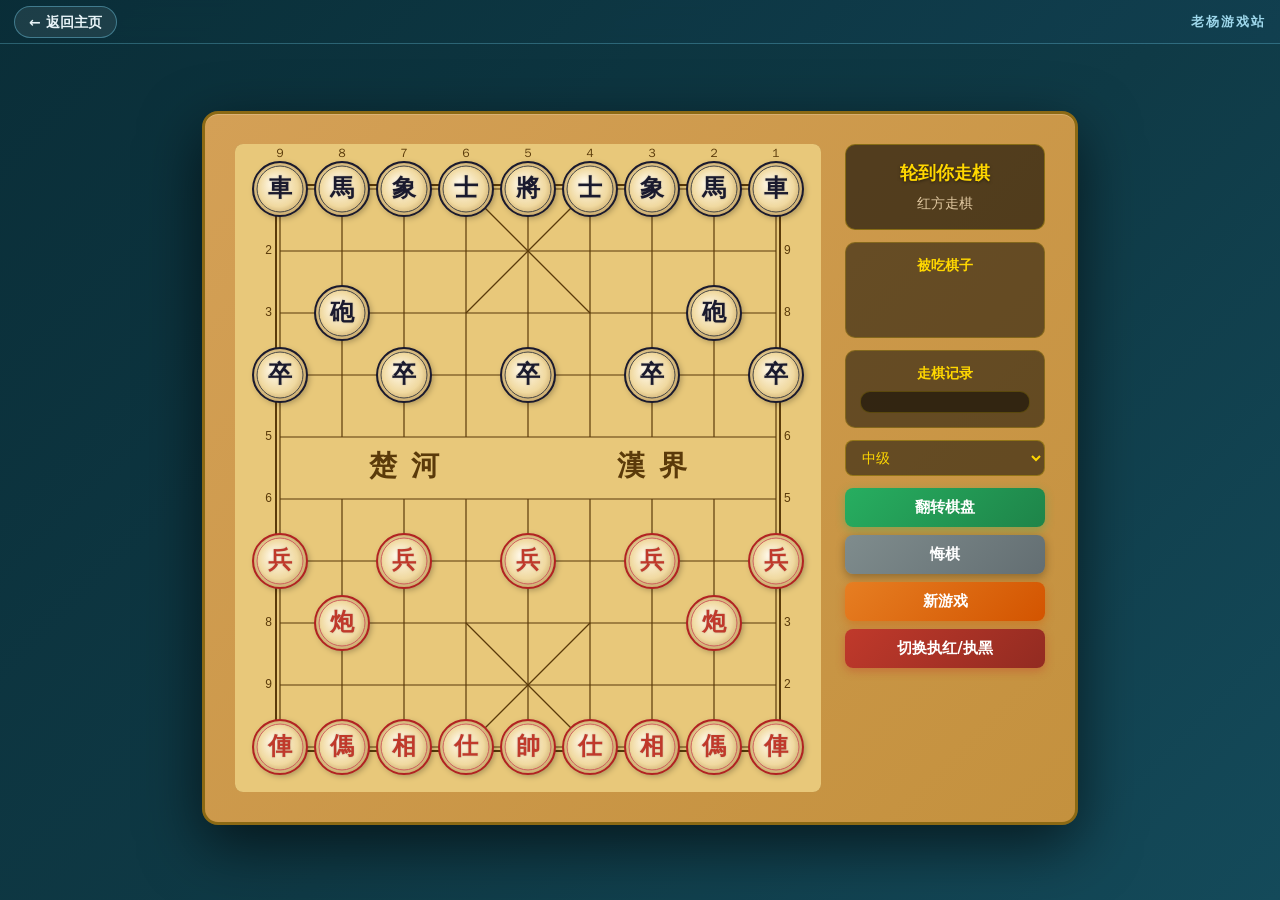
<file: xiangqi.html>
﻿<!DOCTYPE html>
<html lang="zh-CN">
<head>
<meta charset="UTF-8">
<meta name="viewport" content="width=device-width, initial-scale=1.0">
<title>中国象棋 - 电脑对弈</title>
<style>
* { margin:0; padding:0; box-sizing:border-box; }
body { background:linear-gradient(135deg,#0a2e38 0%,#0f3a46 55%,#144a5a 100%); min-height:100vh; display:flex; justify-content:center; align-items:center; font-family:-apple-system,"PingFang SC","Microsoft YaHei",system-ui,sans-serif; padding:56px 20px 20px; }
.game-container { background:linear-gradient(135deg,#d4a056 0%,#c4913e 100%); border-radius:16px; padding:30px; box-shadow:0 20px 60px rgba(0,0,0,0.6),inset 0 1px 0 rgba(255,255,255,0.2); border:3px solid #8b6914; max-width:100%; }
.game-layout { display:flex; gap:24px; align-items:flex-start; }
.board-wrapper canvas { display:block; border-radius:8px; box-shadow:inset 0 0 20px rgba(0,0,0,0.3); max-width:100%; height:auto; }
.sidebar { width:200px; display:flex; flex-direction:column; gap:12px; }
.status-box { background:rgba(0,0,0,0.6); border-radius:10px; padding:16px; text-align:center; border:1px solid rgba(255,215,0,0.3); }
.status-box .status-text { color:#ffd700; font-size:18px; font-weight:bold; text-shadow:0 1px 3px rgba(0,0,0,0.5); min-height:28px; }
.status-box .turn-indicator { color:#e0c8a0; font-size:14px; margin-top:6px; }
.info-panel { background:rgba(0,0,0,0.5); border-radius:10px; padding:14px; border:1px solid rgba(255,215,0,0.2); }
.info-panel h3 { color:#ffd700; font-size:14px; margin-bottom:8px; text-align:center; }
.captured-pieces { display:flex; flex-direction:column; gap:6px; min-height:40px; }
.captured-row { display:flex; flex-wrap:wrap; gap:2px; }
.captured-piece { width:26px; height:26px; border-radius:50%; display:flex; align-items:center; justify-content:center; font-size:13px; font-weight:bold; border:1px solid rgba(255,255,255,0.3); }
.captured-piece.red { background:radial-gradient(circle at 35% 35%,#e74c3c,#a93226); color:#fff; border-color:#c0392b; }
.captured-piece.black { background:radial-gradient(circle at 35% 35%,#2c3e50,#1a1a2e); color:#e0e0e0; border-color:#2c3e50; }
.btn-group { display:flex; flex-direction:column; gap:8px; }
.btn { padding:10px 16px; border:none; border-radius:8px; font-size:15px; font-weight:bold; cursor:pointer; transition:all 0.2s; font-family:inherit; }
.btn-primary { background:linear-gradient(135deg,#e67e22,#d35400); color:#fff; box-shadow:0 3px 10px rgba(211,84,0,0.4); }
.btn-primary:hover { transform:translateY(-1px); box-shadow:0 5px 15px rgba(211,84,0,0.5); }
.btn-secondary { background:linear-gradient(135deg,#7f8c8d,#636e72); color:#fff; box-shadow:0 3px 10px rgba(0,0,0,0.3); }
.btn-secondary:hover { transform:translateY(-1px); }
.btn-flip { background:linear-gradient(135deg,#27ae60,#1e8449); color:#fff; box-shadow:0 3px 10px rgba(39,174,96,0.4); }
.btn-flip:hover { transform:translateY(-1px); }
.btn-danger { background:linear-gradient(135deg,#c0392b,#922b21); color:#fff; box-shadow:0 3px 10px rgba(192,57,43,0.4); }
.btn-danger:hover { transform:translateY(-1px); }
.difficulty-select { padding:8px 12px; border-radius:8px; border:1px solid rgba(255,215,0,0.3); background:rgba(0,0,0,0.5); color:#ffd700; font-size:14px; font-family:inherit; cursor:pointer; outline:none; }
.difficulty-select option { background:#2c1810; color:#ffd700; }
.move-history { background:rgba(0,0,0,0.5); border-radius:10px; padding:10px; max-height:120px; overflow-y:auto; border:1px solid rgba(255,215,0,0.2); }
.move-history::-webkit-scrollbar { width:4px; }
.move-history::-webkit-scrollbar-thumb { background:rgba(255,215,0,0.3); border-radius:2px; }
.move-list { display:flex; flex-wrap:wrap; gap:4px; }
.move-item { color:#e0c8a0; padding:2px 6px; border-radius:4px; font-size:12px; white-space:nowrap; }
.move-item.red { color:#ff6b6b; }
.move-item.black { color:#a0c4ff; }
.move-item .move-num { color:#888; font-size:10px; margin-right:2px; }
@keyframes pulse { 0%,100% { opacity:1; } 50% { opacity:0.5; } }
.thinking { animation:pulse 1s infinite; }
/* ===== 移动端适配：竖屏堆叠 + 棋盘随屏幕等比缩放 ===== */
@media (max-width:680px){
  body { align-items:flex-start; padding:66px 10px 10px; }
  .game-container { padding:16px; }
  .game-layout { flex-direction:column; align-items:center; gap:16px; }
  .board-wrapper { width:100%; max-width:100%; }
  .board-wrapper canvas { width:100%; }
  .sidebar { width:100%; }
}
/* ===== 老杨游戏站 · 统一站点栏 ===== */
.site-bar{position:fixed;top:0;left:0;right:0;height:44px;z-index:9999;
  display:flex;align-items:center;justify-content:space-between;padding:0 14px;
  box-sizing:border-box;
  background:linear-gradient(135deg,rgba(10,46,56,.94),rgba(18,64,80,.94));
  border-bottom:1px solid rgba(126,224,255,.28);
  backdrop-filter:blur(8px);-webkit-backdrop-filter:blur(8px);
  font-family:-apple-system,"PingFang SC","Microsoft YaHei",system-ui,sans-serif;}
.site-bar .site-name{color:#9fd8ec;font-size:13px;letter-spacing:2px;font-weight:600;white-space:nowrap}
.back-home{display:inline-flex;align-items:center;gap:6px;color:#e8f4f8;text-decoration:none;
  font-family:-apple-system,"PingFang SC","Microsoft YaHei",system-ui,sans-serif;
  font-size:14px;font-weight:600;line-height:1;
  background:rgba(255,255,255,.08);border:1px solid rgba(126,224,255,.38);
  border-radius:999px;padding:8px 14px;transition:.15s;cursor:pointer}
.back-home:hover{background:rgba(126,224,255,.18);border-color:#7ee0ff;color:#fff}
</style>
</head>
<body>
<nav class="site-bar"><a class="back-home" href="./index.html">← 返回主页</a><span class="site-name">老杨游戏站</span></nav>
<div class="game-container">
  <div class="game-layout">
    <div class="board-wrapper"><canvas id="boardCanvas"></canvas></div>
    <div class="sidebar">
      <div class="status-box"><div class="status-text" id="statusText">红方走棋</div><div class="turn-indicator" id="turnIndicator">轮到你走棋</div></div>
      <div class="info-panel"><h3>被吃棋子</h3><div class="captured-pieces" id="capturedPieces"><div class="captured-row" id="capturedRed"></div><div class="captured-row" id="capturedBlack"></div></div></div>
      <div class="info-panel"><h3>走棋记录</h3><div class="move-history" id="moveHistory"><div class="move-list" id="moveList"></div></div></div>
      <select class="difficulty-select" id="difficultySelect"><option value="1">初级</option><option value="2" selected>中级</option><option value="3">高级</option><option value="4">大师级</option></select>
      <div class="btn-group">
        <button class="btn btn-flip" onclick="flipBoard()">翻转棋盘</button>
        <button class="btn btn-secondary" onclick="undoMove()">悔棋</button>
        <button class="btn btn-primary" onclick="restartGame()">新游戏</button>
        <button class="btn btn-danger" onclick="toggleSide()">切换执红/执黑</button>
      </div>
    </div>
  </div>
</div>
<script>// ============= 中国象棋完整实现 =============
const COLS=9,ROWS=10,CELL=62,PAD=45,PR=27,RED="red",BLACK="black";
const PN={red:{general:"帥",advisor:"仕",elephant:"相",horse:"傌",chariot:"俥",cannon:"炮",soldier:"兵"},black:{general:"將",advisor:"士",elephant:"象",horse:"馬",chariot:"車",cannon:"砲",soldier:"卒"}};
let board=[],currentTurn=RED,selected=null,validMoves=[],moveHistory=[],capturedRed=[],capturedBlack=[],gameOver=false,gameResult=null,isFlipped=false,isAIThinking=false,playerSide=RED,aiDepth=3;

function makePiece(type,side){return{type,side,char:PN[side][type]};}

function initBoard(){
  board=Array.from({length:ROWS},()=>Array(COLS).fill(null));
  const p=(t,s,r,c)=>{board[r][c]=makePiece(t,s);};
  p("chariot",BLACK,0,0);p("chariot",BLACK,0,8);
  p("horse",BLACK,0,1);p("horse",BLACK,0,7);
  p("elephant",BLACK,0,2);p("elephant",BLACK,0,6);
  p("advisor",BLACK,0,3);p("advisor",BLACK,0,5);
  p("general",BLACK,0,4);
  p("cannon",BLACK,2,1);p("cannon",BLACK,2,7);
  p("soldier",BLACK,3,0);p("soldier",BLACK,3,2);p("soldier",BLACK,3,4);p("soldier",BLACK,3,6);p("soldier",BLACK,3,8);
  p("chariot",RED,9,0);p("chariot",RED,9,8);
  p("horse",RED,9,1);p("horse",RED,9,7);
  p("elephant",RED,9,2);p("elephant",RED,9,6);
  p("advisor",RED,9,3);p("advisor",RED,9,5);
  p("general",RED,9,4);
  p("cannon",RED,7,1);p("cannon",RED,7,7);
  p("soldier",RED,6,0);p("soldier",RED,6,2);p("soldier",RED,6,4);p("soldier",RED,6,6);p("soldier",RED,6,8);
}

function toCanvas(r,c){
  if(isFlipped){r=ROWS-1-r;c=COLS-1-c;}
  return{x:PAD+c*CELL,y:PAD+r*CELL};
}
function toBoard(mx,my){
  let r=Math.round((my-PAD)/CELL),c=Math.round((mx-PAD)/CELL);
  if(isFlipped){r=ROWS-1-r;c=COLS-1-c;}
  if(r<0||r>=ROWS||c<0||c>=COLS)return null;
  return{r,c};
}

function inBoard(r,c){return r>=0&&r<ROWS&&c>=0&&c<COLS;}
function inPalace(r,c,side){return c>=3&&c<=5&&(side===RED?r>=7&&r<=9:r>=0&&r<=2);}
function inOwnHalf(r,side){return side===RED?r>=5:r<=4;}
function cloneBoard(b){return b.map(r=>r.map(c=>c?{...c}:null));}

function findGeneral(b,side){
  for(let r=0;r<ROWS;r++)for(let c=0;c<COLS;c++)if(b[r][c]&&b[r][c].type==="general"&&b[r][c].side===side)return{r,c};
  return null;
}

function flyingGeneral(b,side){
  const g=findGeneral(b,side),o=findGeneral(b,side===RED?BLACK:RED);
  if(!g||!o||g.c!==o.c)return false;
  const minR=Math.min(g.r,o.r),maxR=Math.max(g.r,o.r);
  for(let r=minR+1;r<maxR;r++)if(b[r][g.c])return false;
  return true;
}

function pseudoMoves(b,r,c){
  const p=b[r][c];if(!p)return[];
  const moves=[],side=p.side,dir=side===RED?-1:1;
  const addIf=(tr,tc)=>{
    if(!inBoard(tr,tc))return;
    const t=b[tr][tc];
    if(t&&t.side===side)return;
    moves.push({r:tr,c:tc});
  };
  switch(p.type){
    case"general":for(const[dr,dc]of[[-1,0],[1,0],[0,-1],[0,1]]){const tr=r+dr,tc=c+dc;if(inPalace(tr,tc,side))addIf(tr,tc);}break;
    case"advisor":for(const[dr,dc]of[[-1,-1],[-1,1],[1,-1],[1,1]]){const tr=r+dr,tc=c+dc;if(inPalace(tr,tc,side))addIf(tr,tc);}break;
    case"elephant":for(const[dr,dc]of[[-2,-2],[-2,2],[2,-2],[2,2]]){const tr=r+dr,tc=c+dc,er=r+dr/2,ec=c+dc/2;if(inBoard(tr,tc)&&inOwnHalf(tr,side)&&!b[er][ec])addIf(tr,tc);}break;
    case"horse":{const jumps=[[-2,-1],[-2,1],[2,-1],[2,1],[-1,-2],[-1,2],[1,-2],[1,2]],legs=[[-1,0],[-1,0],[1,0],[1,0],[0,-1],[0,1],[0,-1],[0,1]];for(let i=0;i<8;i++){const tr=r+jumps[i][0],tc=c+jumps[i][1],lr=r+legs[i][0],lc=c+legs[i][1];if(inBoard(tr,tc)&&!b[lr][lc])addIf(tr,tc);}break;}
    case"chariot":for(const[dr,dc]of[[-1,0],[1,0],[0,-1],[0,1]]){let tr=r+dr,tc=c+dc;while(inBoard(tr,tc)){const t=b[tr][tc];if(!t)moves.push({r:tr,c:tc});else{if(t.side!==side)moves.push({r:tr,c:tc});break;}tr+=dr;tc+=dc;}}break;
    case"cannon":for(const[dr,dc]of[[-1,0],[1,0],[0,-1],[0,1]]){let tr=r+dr,tc=c+dc,sc=false;while(inBoard(tr,tc)){const t=b[tr][tc];if(!sc){if(!t)moves.push({r:tr,c:tc});else sc=true;}else{if(t){if(t.side!==side)moves.push({r:tr,c:tc});break;}}tr+=dr;tc+=dc;}}break;
    case"soldier":{addIf(r+dir,c);if(!inOwnHalf(r,side)){addIf(r,c-1);addIf(r,c+1);}}break;
  }
  return moves;
}

function isInCheck(b,side){
  const g=findGeneral(b,side);if(!g)return true;
  const opp=side===RED?BLACK:RED;
  for(let r=0;r<ROWS;r++)for(let c=0;c<COLS;c++)if(b[r][c]&&b[r][c].side===opp){const m=pseudoMoves(b,r,c);if(m.some(mv=>mv.r===g.r&&mv.c===g.c))return true;}
  if(flyingGeneral(b,side))return true;
  return false;
}

function legalMoves(b,r,c){
  const p=b[r][c];if(!p)return[];
  const pm=pseudoMoves(b,r,c),result=[];
  for(const m of pm){
    const nb=cloneBoard(b);
    nb[m.r][m.c]=nb[r][c];nb[r][c]=null;
    if(!isInCheck(nb,p.side))result.push(m);
  }
  return result;
}

function isCheckmate(b,side){
  for(let r=0;r<ROWS;r++)for(let c=0;c<COLS;c++)if(b[r][c]&&b[r][c].side===side)if(legalMoves(b,r,c).length>0)return false;
  return true;
}

function doMove(b,from,to){
  const p=b[from.r][from.c],captured=b[to.r][to.c];
  b[to.r][to.c]=p;b[from.r][from.c]=null;
  return captured;
}

const PV={general:10000,chariot:1000,horse:450,cannon:500,advisor:200,elephant:200,soldier:100};
const soldierPST=[[0,0,0,0,0,0,0,0,0],[20,30,40,50,60,50,40,30,20],[20,30,40,50,60,50,40,30,20],[10,20,30,40,50,40,30,20,10],[10,10,20,30,40,30,20,10,10],[0,0,0,0,0,0,0,0,0],[0,0,0,0,0,0,0,0,0],[0,0,0,0,0,0,0,0,0],[0,0,0,0,0,0,0,0,0],[0,0,0,0,0,0,0,0,0]];
const horsePST=[[-10,-5,0,5,10,5,0,-5,-10],[-5,0,10,15,20,15,10,0,-5],[0,10,20,25,30,25,20,10,0],[5,15,25,35,40,35,25,15,5],[10,20,30,40,50,40,30,20,10],[5,15,25,35,40,35,25,15,5],[0,10,20,25,30,25,20,10,0],[-5,0,10,15,20,15,10,0,-5],[-10,-5,0,5,10,5,0,-5,-10],[-15,-10,-5,0,5,0,-5,-10,-15]];
const chariotPST=[[6,8,10,12,14,12,10,8,6],[10,12,14,16,18,16,14,12,10],[12,14,16,20,22,20,16,14,12],[14,16,20,24,26,24,20,16,14],[16,18,22,26,30,26,22,18,16],[14,16,20,24,26,24,20,16,14],[12,14,16,20,22,20,16,14,12],[10,12,14,16,18,16,14,12,10],[8,10,12,14,16,14,12,10,8],[6,8,10,12,14,12,10,8,6]];
const cannonPST=[[0,0,0,0,0,0,0,0,0],[0,0,0,0,0,0,0,0,0],[4,8,12,16,20,16,12,8,4],[4,8,12,16,20,16,12,8,4],[6,10,14,18,22,18,14,10,6],[6,10,14,18,22,18,14,10,6],[4,8,12,16,20,16,12,8,4],[4,8,12,16,20,16,12,8,4],[0,0,0,0,0,0,0,0,0],[0,0,0,0,0,0,0,0,0]];

function getPST(type,r,c,side){
  const pr=side===RED?r:(9-r),pc=side===RED?c:(8-c);
  switch(type){
    case"soldier":return soldierPST[pr][pc];
    case"horse":return horsePST[pr][pc];
    case"chariot":return chariotPST[pr][pc];
    case"cannon":return cannonPST[pr][pc];
    default:return 0;
  }
}

function evaluate(b){
  let score=0;
  for(let r=0;r<ROWS;r++)for(let c=0;c<COLS;c++){
    const p=b[r][c];if(!p)continue;
    const total=PV[p.type]+getPST(p.type,r,c,p.side);
    if(p.side===RED)score+=total;else score-=total;
  }
  return score;
}

function orderMovesAll(b,moves){
  return moves.map(mv=>{
    let score=0;
    const t=b[mv.to.r][mv.to.c],a=b[mv.from.r][mv.from.c];
    if(t)score+=PV[t.type]*10-(a?PV[a.type]:0);
    if(a&&a.type==="general")score-=50;
    return{...mv,score};
  }).sort((a,b)=>b.score-a.score).map(x=>({from:x.from,to:x.to}));
}

function minimax(b,depth,alpha,beta,isMax){
  if(depth===0)return evaluate(b);
  const side=isMax?RED:BLACK;
  let allMoves=[];
  for(let r=0;r<ROWS;r++)for(let c=0;c<COLS;c++)
    if(b[r][c]&&b[r][c].side===side)
      for(const m of legalMoves(b,r,c))allMoves.push({from:{r,c},to:m});
  if(allMoves.length===0)return isMax?-99999+(4-depth)*100:99999-(4-depth)*100;
  allMoves=orderMovesAll(b,allMoves);
  if(isMax){
    let maxE=-Infinity;
    for(const mv of allMoves){const nb=cloneBoard(b);doMove(nb,mv.from,mv.to);const s=minimax(nb,depth-1,alpha,beta,false);maxE=Math.max(maxE,s);alpha=Math.max(alpha,s);if(beta<=alpha)break;}
    return maxE;
  }else{
    let minE=Infinity;
    for(const mv of allMoves){const nb=cloneBoard(b);doMove(nb,mv.from,mv.to);const s=minimax(nb,depth-1,alpha,beta,true);minE=Math.min(minE,s);beta=Math.min(beta,s);if(beta<=alpha)break;}
    return minE;
  }
}
function aiMove(){
  if(gameOver||isAIThinking)return;
  isAIThinking=true;
  updateUIStatus("电脑思考中...",true);
  setTimeout(()=>{
    const side=playerSide===RED?BLACK:RED;
    let allMoves=[];
    for(let r=0;r<ROWS;r++)for(let c=0;c<COLS;c++)
      if(board[r][c]&&board[r][c].side===side)
        for(const m of legalMoves(board,r,c))allMoves.push({from:{r,c},to:m});
    if(allMoves.length===0){gameOver=true;gameResult=playerSide;isAIThinking=false;updateUI();return;}
    const depth=aiDepth,isMax=side===RED;
    let bestMove=null,bestScore=isMax?-Infinity:Infinity;
    allMoves=orderMovesAll(board,allMoves);
    for(const mv of allMoves){
      const nb=cloneBoard(board);doMove(nb,mv.from,mv.to);
      const s=minimax(nb,depth-1,-Infinity,Infinity,!isMax);
      if(isMax?s>bestScore:s<bestScore){bestScore=s;bestMove=mv;}
    }
    if(bestMove){
      const cap=doMove(board,bestMove.from,bestMove.to);
      const p=board[bestMove.to.r][bestMove.to.c];
      moveHistory.push({from:bestMove.from,to:bestMove.to,piece:p,captured:cap,side});
      if(cap){if(side===RED)capturedRed.push(cap);else capturedBlack.push(cap);}
      currentTurn=playerSide;
      if(isCheckmate(board,playerSide)){gameOver=true;gameResult=side===RED?RED:BLACK;}
    }
    isAIThinking=false;selected=null;validMoves=[];updateUI();
    if(gameOver){const w=gameResult===RED?"红方":"黑方";updateUIStatus("获胜："+w+"！",false);}
  },100);
}

const canvas=document.getElementById("boardCanvas"),ctx=canvas.getContext("2d");
canvas.width=PAD*2+(COLS-1)*CELL;canvas.height=PAD*2+(ROWS-1)*CELL;

function drawBoard(){
  const W=canvas.width,H=canvas.height;
  ctx.fillStyle="#e8c87a";ctx.fillRect(0,0,W,H);
  ctx.strokeStyle="#5a3a0a";ctx.lineWidth=2;ctx.strokeRect(PAD-4,PAD-4,(COLS-1)*CELL+8,(ROWS-1)*CELL+8);
  ctx.strokeStyle="#5a3a0a";ctx.lineWidth=1.2;
  for(let r=0;r<ROWS;r++){const y=PAD+r*CELL;ctx.beginPath();ctx.moveTo(PAD,y);ctx.lineTo(PAD+(COLS-1)*CELL,y);ctx.stroke();}
  for(let c=0;c<COLS;c++){
    const x=PAD+c*CELL;
    ctx.beginPath();ctx.moveTo(x,PAD);ctx.lineTo(x,PAD+4*CELL);ctx.stroke();
    ctx.beginPath();ctx.moveTo(x,PAD+5*CELL);ctx.lineTo(x,PAD+9*CELL);ctx.stroke();
  }
  ctx.beginPath();ctx.moveTo(PAD,PAD+4*CELL);ctx.lineTo(PAD,PAD+5*CELL);ctx.stroke();
  ctx.beginPath();ctx.moveTo(PAD+8*CELL,PAD+4*CELL);ctx.lineTo(PAD+8*CELL,PAD+5*CELL);ctx.stroke();
  ctx.beginPath();ctx.moveTo(PAD+3*CELL,PAD);ctx.lineTo(PAD+5*CELL,PAD+2*CELL);ctx.stroke();
  ctx.beginPath();ctx.moveTo(PAD+5*CELL,PAD);ctx.lineTo(PAD+3*CELL,PAD+2*CELL);ctx.stroke();
  ctx.beginPath();ctx.moveTo(PAD+3*CELL,PAD+7*CELL);ctx.lineTo(PAD+5*CELL,PAD+9*CELL);ctx.stroke();
  ctx.beginPath();ctx.moveTo(PAD+5*CELL,PAD+7*CELL);ctx.lineTo(PAD+3*CELL,PAD+9*CELL);ctx.stroke();
  ctx.fillStyle="#5a3a0a";ctx.font="bold 28px KaiTi,STKaiti,serif";ctx.textAlign="center";ctx.textBaseline="middle";
  const ry=PAD+4.5*CELL;ctx.fillText("楚  河",PAD+2*CELL,ry);ctx.fillText("漢  界",PAD+6*CELL,ry);
  const marks=[{r:3,c:0},{r:3,c:2},{r:3,c:4},{r:3,c:6},{r:3,c:8},{r:2,c:1},{r:2,c:7},{r:6,c:0},{r:6,c:2},{r:6,c:4},{r:6,c:6},{r:6,c:8},{r:7,c:1},{r:7,c:7}];
  for(const m of marks){const x=PAD+m.c*CELL,y=PAD+m.r*CELL,s=5,d=3;
    if(m.r>0){ctx.beginPath();ctx.moveTo(x-s,y-d);ctx.lineTo(x,y-d-s);ctx.lineTo(x+s,y-d);ctx.stroke();}
    if(m.r<9){ctx.beginPath();ctx.moveTo(x-s,y+d);ctx.lineTo(x,y+d+s);ctx.lineTo(x+s,y+d);ctx.stroke();}
    if(m.c>0){ctx.beginPath();ctx.moveTo(x-d,y-s);ctx.lineTo(x-d-s,y);ctx.lineTo(x-d,y+s);ctx.stroke();}
    if(m.c<8){ctx.beginPath();ctx.moveTo(x+d,y-s);ctx.lineTo(x+d+s,y);ctx.lineTo(x+d,y+s);ctx.stroke();}
  }
  ctx.fillStyle="#5a3a0a";ctx.font="12px sans-serif";ctx.textAlign="center";ctx.textBaseline="top";
  const tl=isFlipped?"一二三四五六七八九":"９８７６５４３２１",bl=isFlipped?"１２３４５６７８９":"九八七六五四三二一";
  for(let c=0;c<COLS;c++){ctx.fillText(tl[c],PAD+c*CELL,4);ctx.fillText(bl[c],PAD+c*CELL,PAD+9*CELL+6);}
  ctx.textAlign="right";ctx.textBaseline="middle";
  const ll=isFlipped?["10","9","8","7","6","5","4","3","2","1"]:["1","2","3","4","5","6","7","8","9","10"];
  const rl=isFlipped?["1","2","3","4","5","6","7","8","9","10"]:["10","9","8","7","6","5","4","3","2","1"];
  for(let r=0;r<ROWS;r++){ctx.fillText(ll[r],PAD-8,PAD+r*CELL);ctx.textAlign="left";ctx.fillText(rl[r],PAD+8*CELL+8,PAD+r*CELL);ctx.textAlign="right";}
}

function drawPieces(){
  for(let r=0;r<ROWS;r++)for(let c=0;c<COLS;c++){
    const p=board[r][c];if(!p)continue;
    const pos=toCanvas(r,c),sel=selected&&selected.r===r&&selected.c===c;
    ctx.shadowColor="rgba(0,0,0,0.3)";ctx.shadowBlur=sel?12:6;ctx.shadowOffsetX=2;ctx.shadowOffsetY=2;
    const grad=ctx.createRadialGradient(pos.x-6,pos.y-6,2,pos.x,pos.y,PR);
    grad.addColorStop(0,"#fff8e8");grad.addColorStop(0.7,"#f0d9a0");grad.addColorStop(1,"#c8a86a");
    ctx.beginPath();ctx.arc(pos.x,pos.y,PR,0,Math.PI*2);ctx.fillStyle=grad;ctx.fill();
    ctx.shadowBlur=0;ctx.shadowOffsetX=0;ctx.shadowOffsetY=0;
    ctx.strokeStyle=p.side===RED?"#b22222":"#1a1a2e";ctx.lineWidth=sel?3:2;
    ctx.beginPath();ctx.arc(pos.x,pos.y,PR,0,Math.PI*2);ctx.stroke();
    ctx.strokeStyle=p.side===RED?"#cd5c5c":"#444";ctx.lineWidth=1;
    ctx.beginPath();ctx.arc(pos.x,pos.y,PR-4,0,Math.PI*2);ctx.stroke();
    ctx.shadowColor="rgba(0,0,0,0.2)";ctx.shadowBlur=2;
    ctx.fillStyle=p.side===RED?"#c0392b":"#1a1a2e";
    ctx.font="bold 24px KaiTi,STKaiti,SimSun,serif";ctx.textAlign="center";ctx.textBaseline="middle";
    ctx.fillText(p.char,pos.x,pos.y+1);ctx.shadowBlur=0;
  }
  ctx.shadowBlur=0;
  if(selected){const pos=toCanvas(selected.r,selected.c);ctx.strokeStyle="#ffd700";ctx.lineWidth=3;ctx.beginPath();ctx.arc(pos.x,pos.y,PR+4,0,Math.PI*2);ctx.stroke();}
  for(const m of validMoves){const pos=toCanvas(m.r,m.c);
    if(board[m.r][m.c]){ctx.strokeStyle="rgba(255,50,50,0.8)";ctx.lineWidth=3;ctx.beginPath();ctx.arc(pos.x,pos.y,PR+3,0,Math.PI*2);ctx.stroke();}
    else{ctx.fillStyle="rgba(50,200,50,0.7)";ctx.beginPath();ctx.arc(pos.x,pos.y,8,0,Math.PI*2);ctx.fill();}
  }
}

function render(){drawBoard();drawPieces();}

function updateUIStatus(text,thinking){const el=document.getElementById("statusText");el.textContent=text;el.className="status-text"+(thinking?" thinking":"");}

function updateUI(){
  render();
  if(gameOver){
    if(gameResult===playerSide)updateUIStatus("你赢了！",false);else updateUIStatus("电脑获胜",false);
    document.getElementById("turnIndicator").textContent="游戏结束";
  }else if(isAIThinking){updateUIStatus("电脑思考中...",true);document.getElementById("turnIndicator").textContent="请稍候...";}
  else{updateUIStatus(currentTurn===playerSide?"轮到你走棋":"电脑思考中...",false);document.getElementById("turnIndicator").textContent=currentTurn===RED?"红方走棋":"黑方走棋";}
  document.getElementById("capturedRed").innerHTML=capturedRed.map(p=>"<div class=\"captured-piece black\">"+p.char+"</div>").join("");
  document.getElementById("capturedBlack").innerHTML=capturedBlack.map(p=>"<div class=\"captured-piece red\">"+p.char+"</div>").join("");
  const ml=document.getElementById("moveList");
  ml.innerHTML=moveHistory.map((m,i)=>{const s=m.side||(m.piece?m.piece.side:(i%2===0?RED:BLACK));return"<div class=\"move-item "+s+"\"><span class=\"move-num\">"+(i+1)+".</span>"+moveToStr(m.from,m.to,m.piece)+"</div>";}).join("");
  document.getElementById("moveHistory").scrollTop=document.getElementById("moveHistory").scrollHeight;
}

function moveToStr(from,to,piece){
  const names={general:"将",advisor:"士",elephant:"象",horse:"马",chariot:"车",cannon:"炮",soldier:"兵"};
  const name=names[piece.type]||piece.char,colNames="九八七六五四三二一",colNamesB="１２３４５６７８９";
  const cols=piece.side===RED?colNames:colNamesB;
  return (piece.side===RED?"红":"黑")+name+cols[from.c]+(piece.side===RED?10-from.r:from.r+1)+"→"+cols[to.c]+(piece.side===RED?10-to.r:to.r+1);
}

canvas.addEventListener("click",function(e){
  if(gameOver||isAIThinking||currentTurn!==playerSide)return;
  const rect=canvas.getBoundingClientRect(),scaleX=canvas.width/rect.width,scaleY=canvas.height/rect.height;
  const mx=(e.clientX-rect.left)*scaleX,my=(e.clientY-rect.top)*scaleY,pos=toBoard(mx,my);
  if(!pos)return;const{r,c}=pos,clicked=board[r][c];
  if(selected){
    const isValid=validMoves.some(m=>m.r===r&&m.c===c);
    if(isValid){
      const p=board[selected.r][selected.c],captured=doMove(board,selected,{r,c});
      moveHistory.push({from:{...selected},to:{r,c},piece:p,captured,side:playerSide});
      if(captured){if(playerSide===RED)capturedBlack.push(captured);else capturedRed.push(captured);}
      selected=null;validMoves=[];currentTurn=currentTurn===RED?BLACK:RED;updateUI();
      const aiSide=playerSide===RED?BLACK:RED;
      if(isCheckmate(board,aiSide)){gameOver=true;gameResult=playerSide;updateUI();return;}
      setTimeout(()=>aiMove(),200);return;
    }
    if(clicked&&clicked.side===playerSide){selected={r,c};validMoves=legalMoves(board,r,c);updateUI();return;}
    selected=null;validMoves=[];updateUI();return;
  }
  if(clicked&&clicked.side===playerSide){selected={r,c};validMoves=legalMoves(board,r,c);updateUI();}
});

function flipBoard(){isFlipped=!isFlipped;render();}

function undoMove(){
  if(moveHistory.length<2||gameOver||isAIThinking){if(moveHistory.length<2)alert("至少需要两步棋才能悔棋");return;}
  for(let i=0;i<2;i++){
    const m=moveHistory.pop();
    if(m.captured){if(m.side===RED){const idx=capturedRed.indexOf(m.captured);if(idx>=0)capturedRed.splice(idx,1);}else{const idx=capturedBlack.indexOf(m.captured);if(idx>=0)capturedBlack.splice(idx,1);}}
    board[m.from.r][m.from.c]=m.piece;board[m.to.r][m.to.c]=m.captured||null;
  }
  currentTurn=playerSide;selected=null;validMoves=[];updateUI();
}

function toggleSide(){
  if(gameOver===false&&moveHistory.length>0&&!confirm("切换阵营将重新开始游戏，确定吗？"))return;
  playerSide=playerSide===RED?BLACK:RED;restartGame();
  if(playerSide===BLACK)setTimeout(()=>aiMove(),300);
}

function restartGame(){
  initBoard();currentTurn=RED;selected=null;validMoves=[];moveHistory=[];capturedRed=[];capturedBlack=[];gameOver=false;gameResult=null;isAIThinking=false;updateUI();
  if(playerSide===BLACK)setTimeout(()=>aiMove(),300);
}

document.getElementById("difficultySelect").addEventListener("change",function(){aiDepth=parseInt(this.value)+1;});

restartGame();
</script>
</body>
</html>
</file>
<file: mario3-canvas/style.css>
* { margin: 0; padding: 0; box-sizing: border-box; }
html, body {
  width: 100%; height: 100%; overflow: hidden;
  background: #06070c;
  color: #cfd6e6;
  font-family: -apple-system, "PingFang SC", "Microsoft YaHei", monospace;
  -webkit-user-select: none; user-select: none;
  touch-action: none;
}
body {
  display: flex; align-items: center; justify-content: center;
  background:
    radial-gradient(1200px 700px at 50% 40%, #141a2b 0%, #06070c 70%);
}

#wrap { position: relative; line-height: 0; }
#c {
  display: block;
  image-rendering: pixelated;
  image-rendering: crisp-edges;
  background: #5c94fc;
  box-shadow: 0 0 0 3px #1b2130, 0 0 42px 8px rgba(70, 120, 255, .22), 0 18px 60px rgba(0,0,0,.6);
  border-radius: 3px;
}
#scanlines {
  position: absolute; inset: 0; pointer-events: none;
  background: repeating-linear-gradient(to bottom, rgba(0,0,0,.16) 0 1px, rgba(0,0,0,0) 1px 3px);
  mix-blend-mode: multiply; opacity: .55; border-radius: 3px;
}

#hint {
  position: fixed; left: 0; right: 0; bottom: 10px;
  text-align: center; font-size: 12px; color: #7d879c; letter-spacing: .3px;
}
#hint b { color: #b9c4da; }

/* 触屏按钮 */
#touch { position: fixed; inset: 0; pointer-events: none; }
#touch.hide { display: none; }
.pad, .btns { position: absolute; bottom: 22px; pointer-events: auto; }
.pad { left: 18px; width: 168px; height: 96px; }
.btns { right: 18px; width: 168px; height: 96px; }
.dpad, .ab {
  position: absolute; border: none; color: #e8eefc; font-size: 20px; font-weight: 700;
  background: rgba(120,150,220,.20); border: 1px solid rgba(150,180,255,.35);
  border-radius: 12px; backdrop-filter: blur(4px);
}
.dpad { width: 52px; height: 52px; }
.dpad.l { left: 0; bottom: 0; }
.dpad.r { left: 58px; bottom: 0; }
.dpad.d { left: 29px; bottom: 56px; width: 52px; height: 34px; font-size: 14px; }
.ab { width: 68px; height: 68px; border-radius: 50%; font-size: 24px; }
.ab.a { right: 0; bottom: 12px; background: rgba(255,110,110,.24); border-color: rgba(255,150,150,.45); }
.ab.b { right: 76px; bottom: 0; background: rgba(120,220,160,.18); border-color: rgba(150,255,190,.35); }
.dpad:active, .ab:active { background: rgba(200,220,255,.45); }

@media (max-width: 760px) {
  #hint { display: none; }
}
</file>
